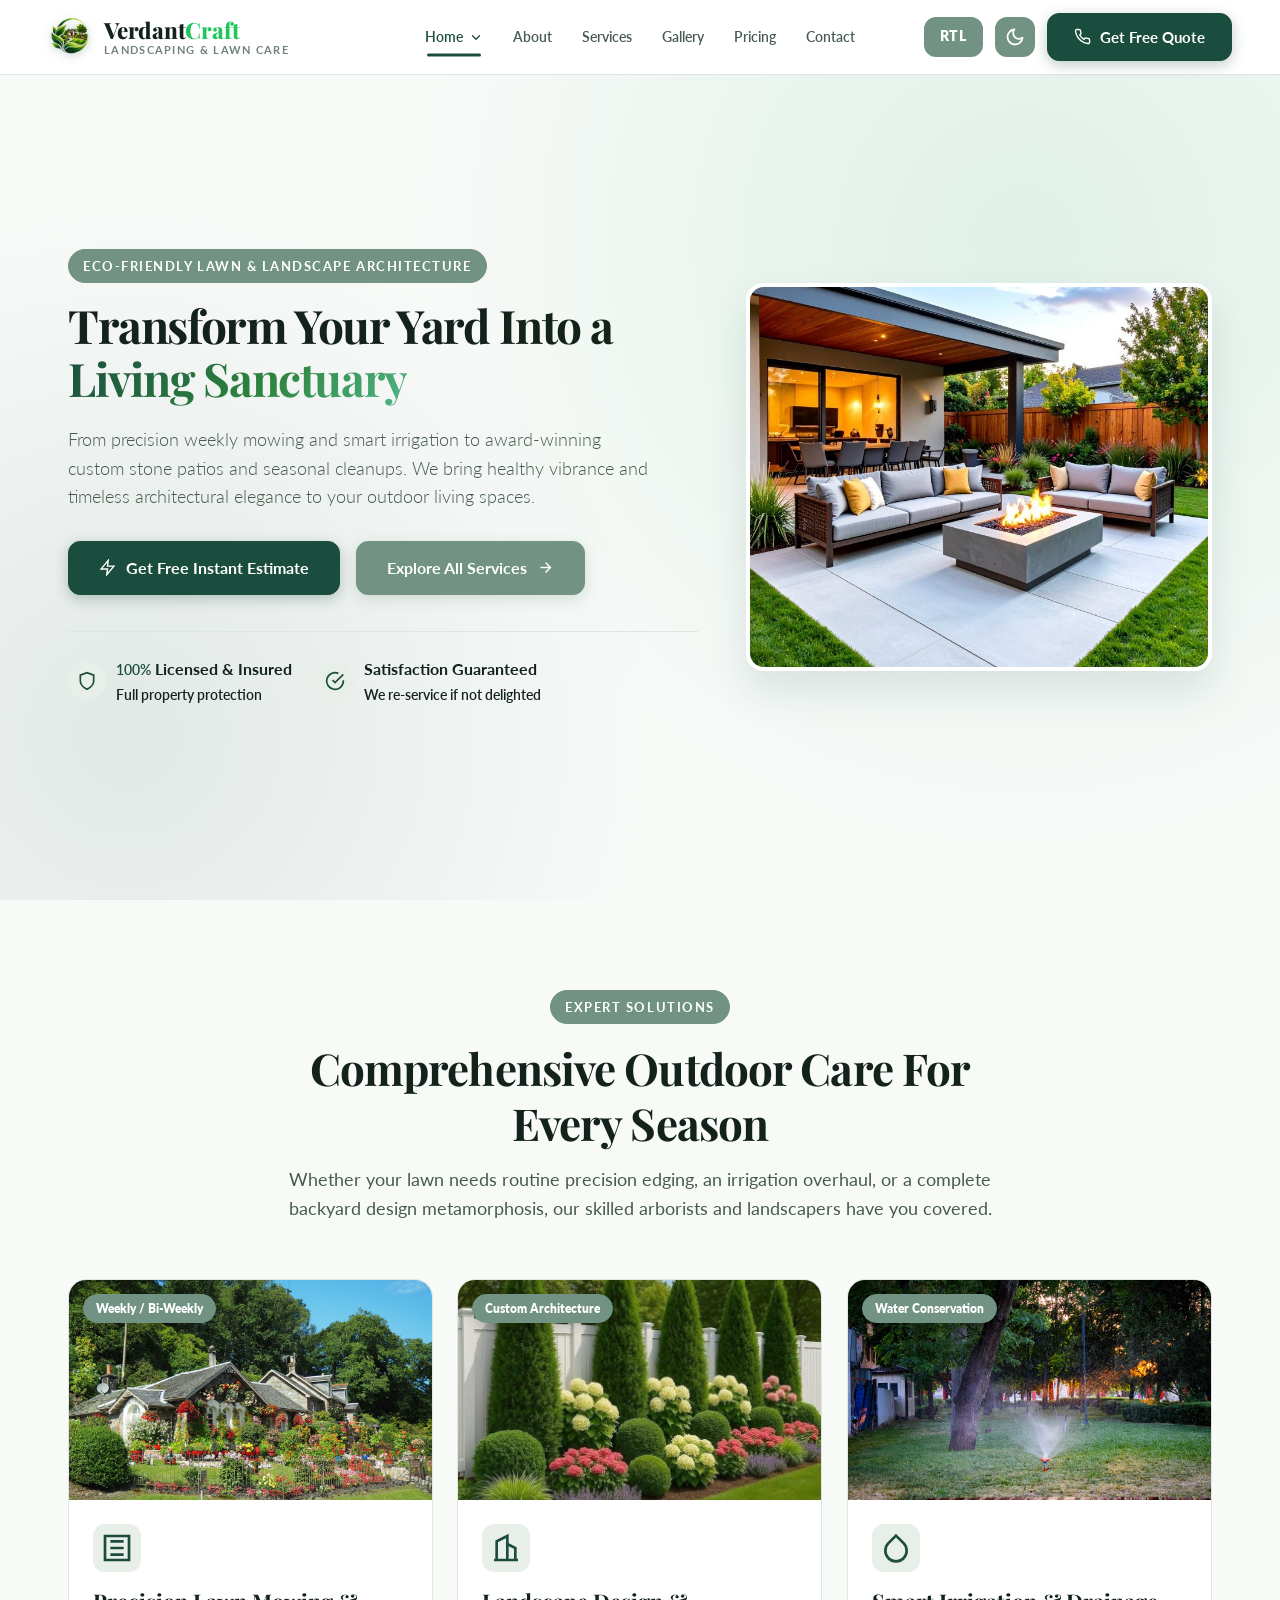
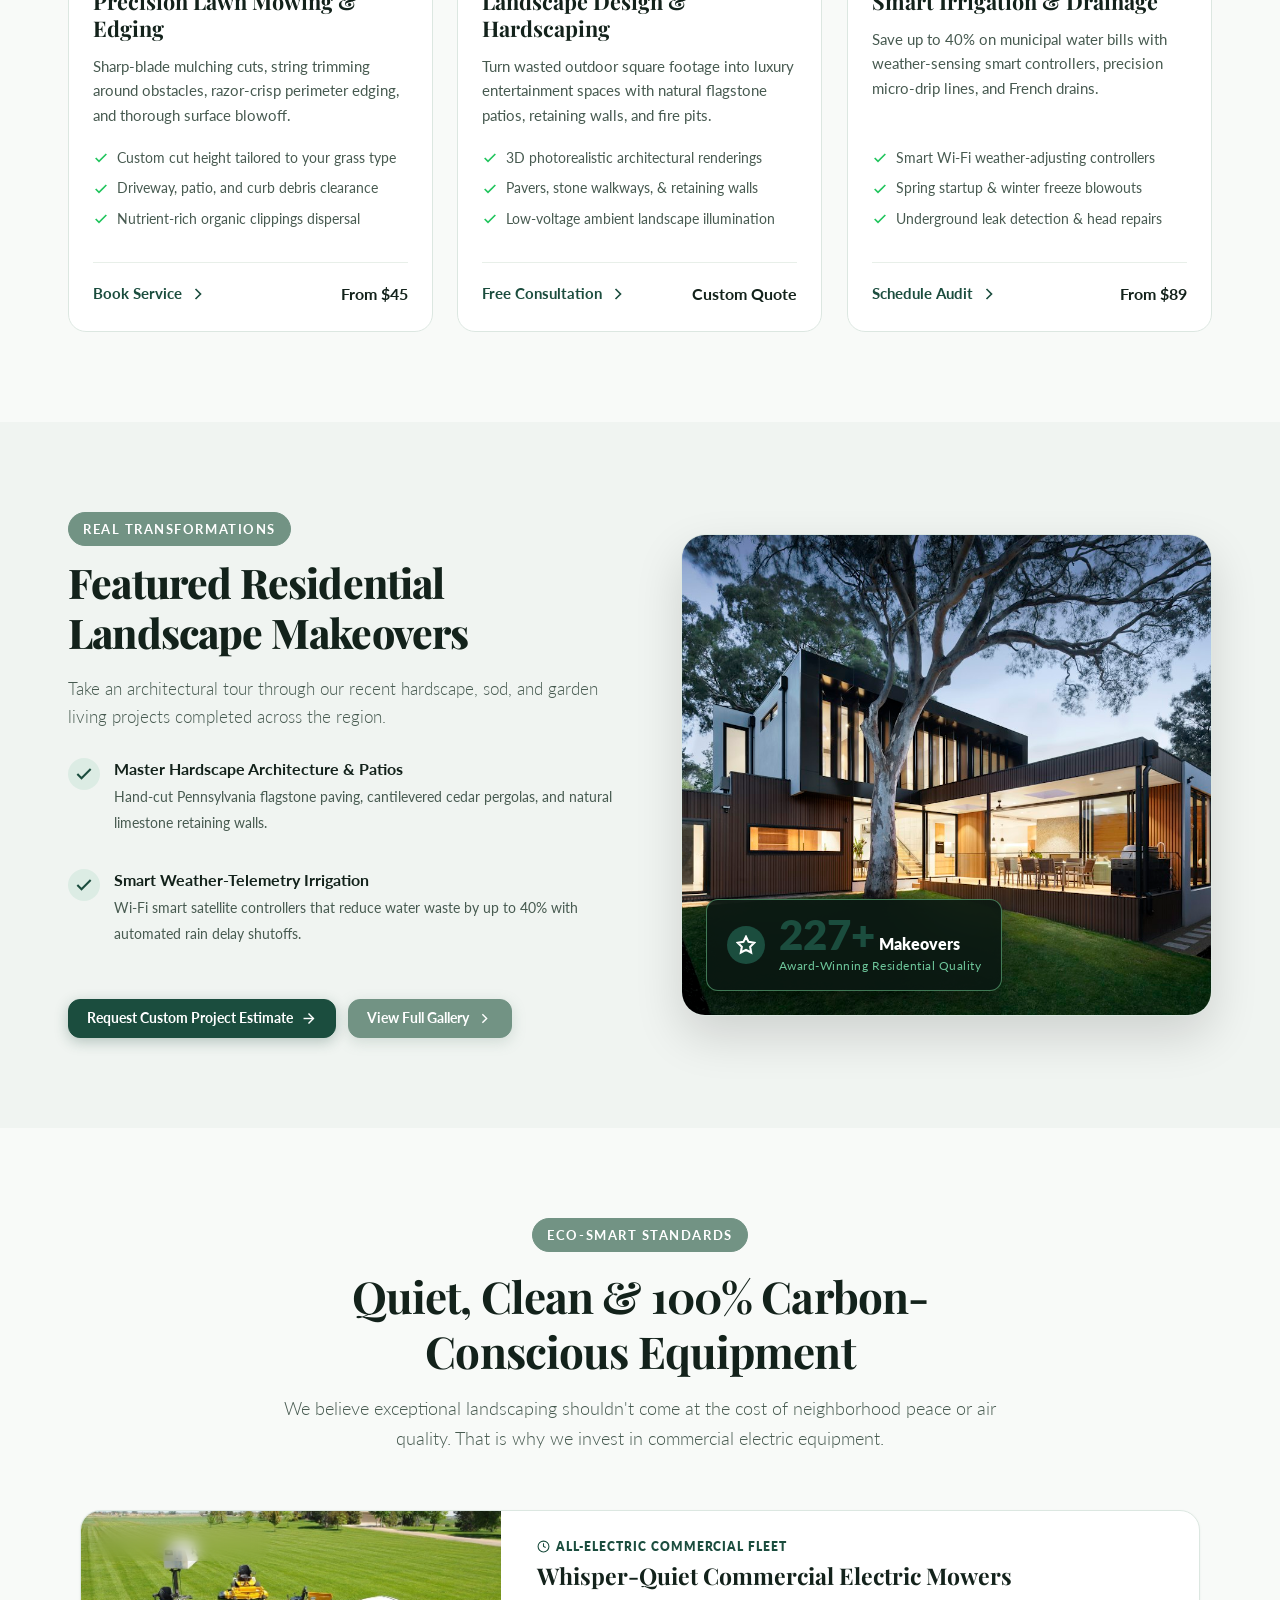
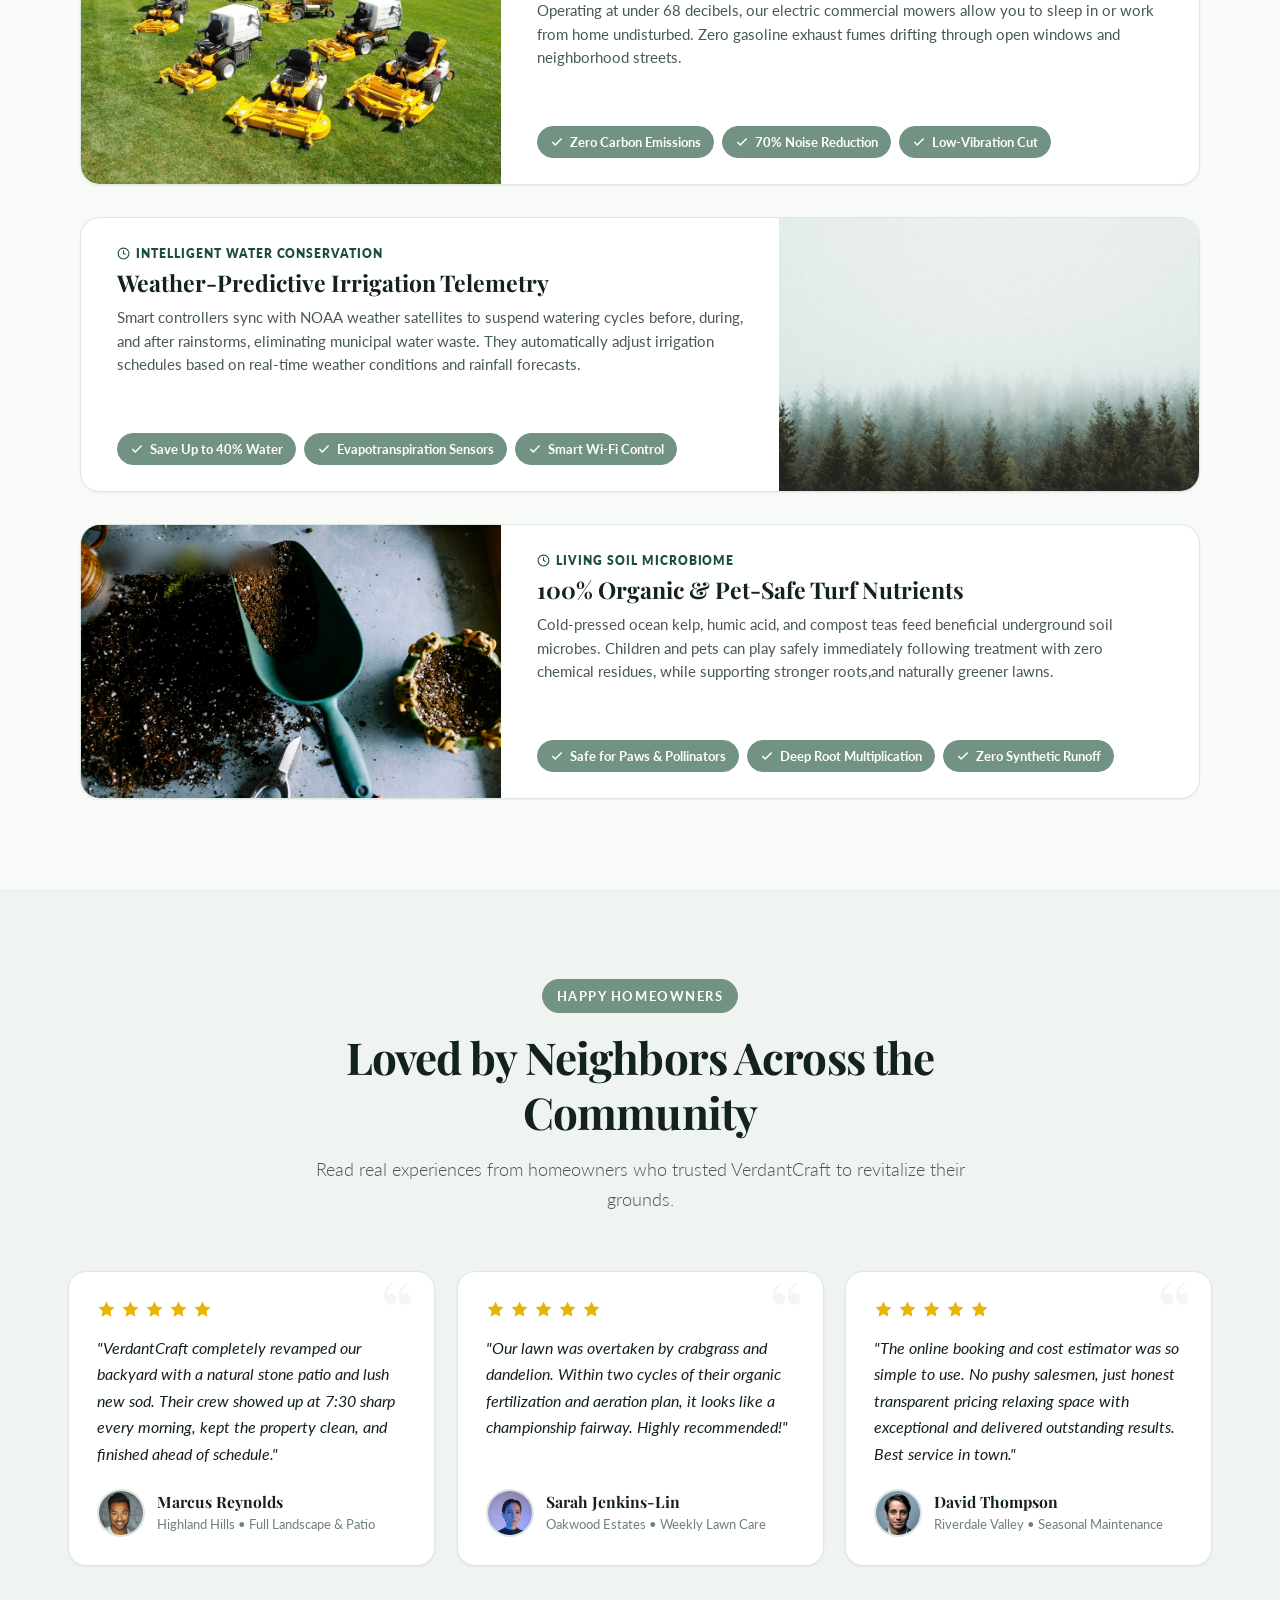
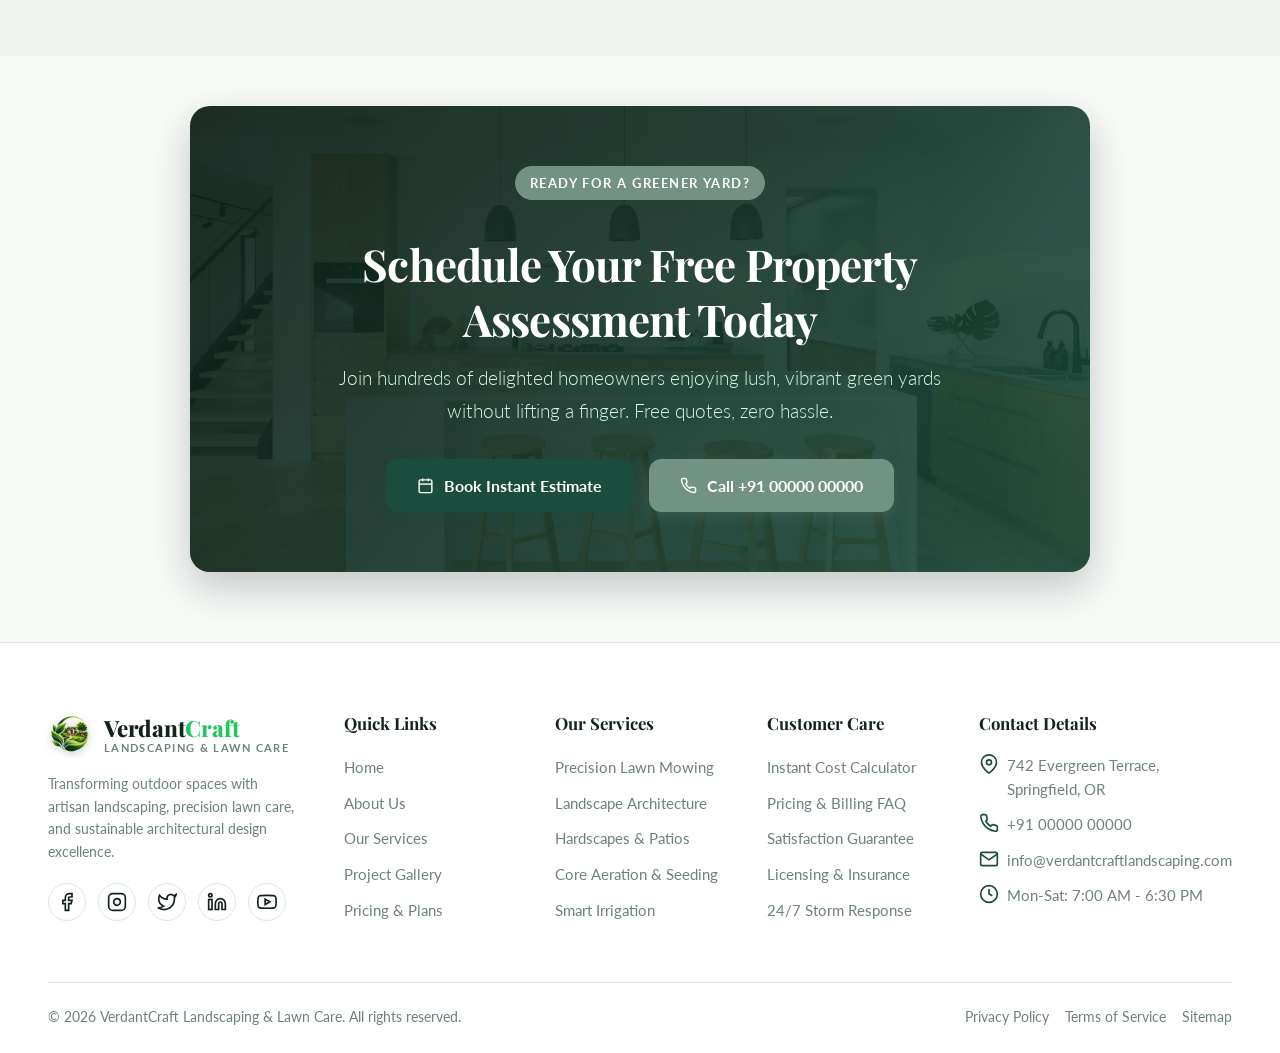
<file: index.html>
﻿<!doctype html>
<html lang="en" dir="ltr" data-theme="light">
<head>
  <meta charset="utf-8">
  <meta name="viewport" content="width=device-width, initial-scale=1">
  <title>VerdantCraft | Premium Garden Landscaping &amp; Lawn Care Service</title>
  <meta name="description" content="Transform your outdoor space with VerdantCraft. Certified landscape architecture, precision lawn mowing, seasonal yard maintenance, and custom hardscaping.">
  <meta name="color-scheme" content="light dark">

  <link rel="icon" href="favicon.ico" sizes="any">
  <link rel="icon" href="images/favicon.svg" type="image/svg+xml">
  <link rel="icon" type="image/png" sizes="16x16" href="images/favicon-16x16.png">
  <link rel="icon" type="image/png" sizes="32x32" href="images/favicon-32x32.png">
  <link rel="icon" type="image/png" sizes="48x48" href="images/favicon-48x48.png">
  <link rel="apple-touch-icon" href="images/apple-touch-icon.png">

  <link rel="preconnect" href="https://fonts.googleapis.com">
  <link rel="preconnect" href="https://fonts.gstatic.com" crossorigin>
  <link href="https://fonts.googleapis.com/css2?family=Lato:ital,wght@0,300;0,400;0,700;0,900;1,300;1,400;1,700&family=Playfair+Display:ital,wght@0,500;0,600;0,700;0,800;1,400;1,600&display=swap" rel="stylesheet">

  <link rel="stylesheet" href="bootstrap.min.css">
  <link rel="stylesheet" href="theme.css">
  <link rel="stylesheet" href="style.css">
  <link rel="stylesheet" href="home.css">
  <link rel="stylesheet" href="responsive.css">
  <link rel="stylesheet" href="animations.css">

  <script src="config.js"></script>
  <script src="theme.js"></script>
  <script src="validation.js" defer></script>
  <script src="main.js" defer></script>
</head>
<body data-page="index.html" class="is-preloading">

  <div id="page-preloader" class="page-preloader" aria-hidden="true">

    <div class="preloader-curtain preloader-curtain-top"></div>

    <div class="preloader-curtain preloader-curtain-bottom"></div>

    <div class="preloader-center">
      <div class="preloader-brand-box">
        <div class="preloader-icon-glow">
          <div class="preloader-glow-ring"></div>
          <svg class="preloader-leaf-svg" viewBox="0 0 24 24" fill="none" stroke="currentColor" stroke-width="1.8" stroke-linecap="round" stroke-linejoin="round">
            <path d="M11 20A7 7 0 0 1 9.8 6.1C15.5 5 17 4.48 19 2c1 2 2 4.18 2 8 0 5.5-4.78 10-10 10Z"/>
            <path d="M2 21c0-3 1.85-5.36 5.08-6C9.5 14.52 12 13 13 12"/>
          </svg>
        </div>
        <div class="preloader-title">Verdant<span>Craft</span></div>
        <div class="preloader-subtitle">LANDSCAPING &amp; LAWN CARE</div>
      </div>

      <div class="preloader-bar-wrap">
        <div class="preloader-bar-track">
          <div class="preloader-bar-fill" id="preloader-bar-fill"></div>
        </div>
        <div class="preloader-status-meta">
          <span class="preloader-quote">Opening Living Sanctuary...</span>
          <span class="preloader-counter" id="preloader-counter">0%</span>
        </div>
      </div>
    </div>
  </div>

  <script>
    (function() {
      var preloader = document.getElementById('page-preloader');
      if (!preloader) return;
      var barFill = document.getElementById('preloader-bar-fill');
      var counter = document.getElementById('preloader-counter');

      var startTime = performance.now();
      var duration = 850;
      var isDone = false;

      function finish() {
        if (isDone) return;
        isDone = true;
        if (barFill) barFill.style.width = '100%';
        if (counter) counter.textContent = '100%';
        window.dispatchEvent(new CustomEvent('preloaderDone'));

        setTimeout(function() {
          preloader.classList.add('fade-content');
          setTimeout(function() {
            preloader.classList.add('open-shutter');
            var hero = document.querySelector('.hero-section');
            if (hero) hero.classList.add('hero-opening-reveal');
            setTimeout(function() {
              preloader.classList.add('is-finished');
              document.body.classList.remove('is-preloading');
            }, 800);
          }, 220);
        }, 120);
      }

      function step(currentTime) {
        if (isDone) return;
        var elapsed = Math.max(0, currentTime - startTime);
        var percent = Math.min(100, Math.floor((elapsed / duration) * 100));

        if (barFill) barFill.style.width = percent + '%';
        if (counter) counter.textContent = percent + '%';

        if (percent < 100) {
          requestAnimationFrame(step);
        } else {
          finish();
        }
      }

      requestAnimationFrame(step);
      setTimeout(finish, 2200);
    })();
  </script>

  <a class="skip-link" href="#main">Skip to main content</a>

  <header class="site-header">
    <div class="container header-row">
      <a class="brand" href="index.html" aria-label="VerdantCraft Home">
        <div class="brand-logo-badge">
          <img src="images/logo-light.png" alt="VerdantCraft Logo" class="brand-logo-img theme-logo-light">
          <img src="images/logo-dark.png" alt="VerdantCraft Logo" class="brand-logo-img theme-logo-dark">
        </div>
        <div>
          <span class="brand-name">Verdant<span>Craft</span></span>
          <span class="brand-sub">LANDSCAPING &amp; LAWN CARE</span>
        </div>
      </a>

      <nav class="site-nav" id="main-nav" aria-label="Main Navigation">
        <div class="nav-item-dropdown">
          <a href="index.html" class="nav-link nav-dropdown-toggle active" aria-haspopup="true" aria-expanded="false">
            <span>Home</span>
            <svg class="dropdown-chevron" viewBox="0 0 24 24" fill="none" stroke="currentColor" stroke-width="2.2" stroke-linecap="round" stroke-linejoin="round" aria-hidden="true"><polyline points="6 9 12 15 18 9"/></svg>
          </a>
          <div class="dropdown-menu-custom" role="menu">
            <a href="index.html" class="dropdown-item-custom active" role="menuitem">
              <span class="dropdown-item-title">Home 1</span>
              <span class="dropdown-item-desc">Living Sanctuary (Residential)</span>
            </a>
            <a href="index-2.html" class="dropdown-item-custom" role="menuitem">
              <span class="dropdown-item-title">Home 2</span>
              <span class="dropdown-item-desc">Architectural Estates &amp; Commercial</span>
            </a>
          </div>
        </div>
        <a href="about.html" class="nav-link">About</a>
        <a href="services.html" class="nav-link">Services</a>
        <a href="gallery.html" class="nav-link">Gallery</a>
        <a href="pricing.html" class="nav-link">Pricing</a>
        <a href="contact.html" class="nav-link">Contact</a>
      </nav>

      <div class="header-actions">
        <button type="button" class="dir-btn direction-control" title="Click to change to RTL" aria-label="Toggle text direction">
          <span class="dir-text">RTL</span>
        </button>

        <button type="button" class="icon-btn theme-control" title="Switch theme" aria-label="Toggle dark mode">
          <svg class="nav-icon" viewBox="0 0 24 24" fill="none" stroke="currentColor" stroke-width="1.8">
            <circle cx="12" cy="12" r="4"/>
          </svg>
        </button>

        <a href="contact.html#contact-form-section" class="btn btn-primary d-none d-sm-inline-flex">
          <svg class="icon" viewBox="0 0 24 24" fill="none" stroke="currentColor" stroke-width="2">
            <path d="M22 16.92v3a2 2 0 0 1-2.18 2 19.79 19.79 0 0 1-8.63-3.07 19.5 19.5 0 0 1-6-6 19.79 19.79 0 0 1-3.07-8.67A2 2 0 0 1 4.11 2h3a2 2 0 0 1 2 1.72 12.84 12.84 0 0 0 .7 2.81 2 2 0 0 1-.45 2.11L8.09 9.91a16 16 0 0 0 6 6l1.27-1.27a2 2 0 0 1 2.11-.45 12.84 12.84 0 0 0 2.81.7A2 2 0 0 1 22 16.92z"/></svg>
          <span>Get Free Quote</span>
        </a>

        <button type="button" class="menu-toggle" aria-label="Toggle navigation menu" aria-expanded="false">
          <svg class="nav-icon" viewBox="0 0 24 24" fill="none" stroke="currentColor" stroke-width="2.8" stroke-linecap="round"><line x1="3" y1="12" x2="21" y2="12"/><line x1="3" y1="6" x2="21" y2="6"/><line x1="3" y1="18" x2="21" y2="18"/></svg>
        </button>
      </div>
    </div>
  </header>

  <main id="main">

    <section class="hero-section" aria-label="Hero Introduction">
      <div class="container hero-grid">
        <div class="hero-content" data-reveal="left">
          <span class="eyebrow">Eco-Friendly Lawn &amp; Landscape Architecture</span>
          <h1>Transform Your Yard Into a <span class="text-gradient">Living Sanctuary</span></h1>
          <p class="lead">
            From precision weekly mowing and smart irrigation to award-winning custom stone patios and seasonal cleanups. We bring healthy vibrance and timeless architectural elegance to your outdoor living spaces.
          </p>

          <div class="hero-cta-group">
            <a href="book-now.html" class="btn btn-primary btn-lg">
              <svg class="icon" viewBox="0 0 24 24" fill="none" stroke="currentColor" stroke-width="2"><polygon points="13 2 3 14 12 14 11 22 21 10 12 10 13 2"/></svg>
              <span>Get Free Instant Estimate</span>
            </a>
            <a href="services.html" class="btn btn-secondary btn-lg">
              <span>Explore All Services</span>
              <svg class="icon" viewBox="0 0 24 24" fill="none" stroke="currentColor" stroke-width="2"><line x1="5" y1="12" x2="19" y2="12"/><polyline points="12 5 19 12 12 19"/></svg>
            </a>
          </div>

          <div class="trust-badges">
            <div class="trust-badge-item">
              <div class="trust-badge-icon">
                <svg class="icon" viewBox="0 0 24 24" fill="none" stroke="currentColor" stroke-width="2"><path d="M12 22s8-4 8-10V5l-8-3-8 3v7c0 6 8 10 8 10z"/></svg>
              </div>
              <div>
                <strong><span class="stat-number" data-target="100" data-suffix="%">0%</span> Licensed &amp; Insured</strong><br>
                <span>Full property protection</span>
              </div>
            </div>
            <div class="trust-badge-item">
              <div class="trust-badge-icon">
                <svg class="icon" viewBox="0 0 24 24" fill="none" stroke="currentColor" stroke-width="2"><path d="M22 11.08V12a10 10 0 1 1-5.93-9.14"/><polyline points="22 4 12 14.01 9 11.01"/></svg>
              </div>
              <div>
                <strong>Satisfaction Guaranteed</strong><br>
                <span>We re-service if not delighted</span>
              </div>
            </div>
          </div>
        </div>

        <div class="hero-visual" data-reveal="right">
          <div class="hero-image-wrap">
            <img src="images/hero-patio-sanctuary.jpg" alt="Luxury modern outdoor patio living area with fire pit and manicured garden" loading="eager">
          </div>
        </div>
      </div>
    </section>
    <section class="section" aria-label="Core Landscaping and Lawn Services">
      <div class="container">
        <div class="section-header" data-reveal>
          <span class="eyebrow">Expert Solutions</span>
          <h2 class="heading">Comprehensive Outdoor Care For Every Season</h2>
          <p>
            Whether your lawn needs routine precision edging, an irrigation overhaul, or a complete backyard design metamorphosis, our skilled arborists and landscapers have you covered.
          </p>
        </div>

        <div class="services-grid">

          <article class="service-card interactive-card" data-reveal>
            <div class="service-card-image">
              <span class="service-badge">Weekly / Bi-Weekly</span>
              <img src="images/photo-1557429287-b2e26467fc2b.jpg" alt="Precision lawn mowing and sidewalk edging service">
            </div>
            <div class="service-card-body">
              <div class="service-icon-wrap">
                <svg class="icon-lg" viewBox="0 0 24 24" fill="none" stroke="currentColor" stroke-width="2"><path d="M3 3h18v18H3zM7 7h10M7 12h10M7 17h10"/></svg>
              </div>
              <h3>Precision Lawn Mowing &amp; Edging</h3>
              <p>Sharp-blade mulching cuts, string trimming around obstacles, razor-crisp perimeter edging, and thorough surface blowoff.</p>
              <ul class="service-features-list">
                <li><svg viewBox="0 0 24 24" fill="none" stroke="currentColor" stroke-width="2.5"><polyline points="20 6 9 17 4 12"/></svg> Custom cut height tailored to your grass type</li>
                <li><svg viewBox="0 0 24 24" fill="none" stroke="currentColor" stroke-width="2.5"><polyline points="20 6 9 17 4 12"/></svg> Driveway, patio, and curb debris clearance</li>
                <li><svg viewBox="0 0 24 24" fill="none" stroke="currentColor" stroke-width="2.5"><polyline points="20 6 9 17 4 12"/></svg> Nutrient-rich organic clippings dispersal</li>
              </ul>
              <div class="service-card-footer">
                <a href="book-now.html">Book Service <svg class="icon" viewBox="0 0 24 24" fill="none" stroke="currentColor" stroke-width="2"><polyline points="9 18 15 12 9 6"/></svg></a>
                <span style="font-weight:700; color:var(--text-main);">From $45</span>
              </div>
            </div>
          </article>

          <article class="service-card interactive-card" data-reveal>
            <div class="service-card-image">
              <span class="service-badge">Custom Architecture</span>
              <img src="images/landscape-design-garden.jpg" alt="Artisan landscape design with manicured cypress, sculpted boxwood topiaries, hydrangeas, and perennial garden bed" loading="lazy">
            </div>
            <div class="service-card-body">
              <div class="service-icon-wrap">
                <svg class="icon-lg" viewBox="0 0 24 24" fill="none" stroke="currentColor" stroke-width="2"><path d="M3 21h18M5 21V7l8-4v18M13 9l6 3v9"/></svg>
              </div>
              <h3>Landscape Design &amp; Hardscaping</h3>
              <p>Turn wasted outdoor square footage into luxury entertainment spaces with natural flagstone patios, retaining walls, and fire pits.</p>
              <ul class="service-features-list">
                <li><svg viewBox="0 0 24 24" fill="none" stroke="currentColor" stroke-width="2.5"><polyline points="20 6 9 17 4 12"/></svg> 3D photorealistic architectural renderings</li>
                <li><svg viewBox="0 0 24 24" fill="none" stroke="currentColor" stroke-width="2.5"><polyline points="20 6 9 17 4 12"/></svg> Pavers, stone walkways, &amp; retaining walls</li>
                <li><svg viewBox="0 0 24 24" fill="none" stroke="currentColor" stroke-width="2.5"><polyline points="20 6 9 17 4 12"/></svg> Low-voltage ambient landscape illumination</li>
              </ul>
              <div class="service-card-footer">
                <a href="book-now.html">Free Consultation <svg class="icon" viewBox="0 0 24 24" fill="none" stroke="currentColor" stroke-width="2"><polyline points="9 18 15 12 9 6"/></svg></a>
                <span style="font-weight:700; color:var(--text-main);">Custom Quote</span>
              </div>
            </div>
          </article>

          <article class="service-card interactive-card" data-reveal>
            <div class="service-card-image">
              <span class="service-badge">Water Conservation</span>
              <img src="images/photo-1780098847544-eb3867cc0e1c.jpg" alt="Smart automated pop-up lawn sprinkler system watering lush green turf in warm sunlight" loading="lazy">
            </div>
            <div class="service-card-body">
              <div class="service-icon-wrap">
                <svg class="icon-lg" viewBox="0 0 24 24" fill="none" stroke="currentColor" stroke-width="2"><path d="M12 2.69l5.66 5.66a8 8 0 1 1-11.31 0z"/></svg>
              </div>
              <h3>Smart Irrigation &amp; Drainage </h3>
              <p>Save up to 40% on municipal water bills with weather-sensing smart controllers, precision micro-drip lines, and French drains.</p>
              <ul class="service-features-list">
                <li><svg viewBox="0 0 24 24" fill="none" stroke="currentColor" stroke-width="2.5"><polyline points="20 6 9 17 4 12"/></svg> Smart Wi-Fi weather-adjusting controllers</li>
                <li><svg viewBox="0 0 24 24" fill="none" stroke="currentColor" stroke-width="2.5"><polyline points="20 6 9 17 4 12"/></svg> Spring startup &amp; winter freeze blowouts</li>
                <li><svg viewBox="0 0 24 24" fill="none" stroke="currentColor" stroke-width="2.5"><polyline points="20 6 9 17 4 12"/></svg> Underground leak detection &amp; head repairs</li>
              </ul>
              <div class="service-card-footer">
                <a href="book-now.html">Schedule Audit <svg class="icon" viewBox="0 0 24 24" fill="none" stroke="currentColor" stroke-width="2"><polyline points="9 18 15 12 9 6"/></svg></a>
                <span style="font-weight:700; color:var(--text-main);">From $89</span>
              </div>
            </div>
          </article>
        </div>

      </div>
    </section>

    <section class="section section-muted" aria-label="Recent Project Showcase">
      <div class="container">
        <div class="showcase-split-grid">

          <div class="showcase-split-content" data-reveal="left">
            <span class="eyebrow">Real Transformations</span>
            <h2 class="heading">Featured Residential Landscape Makeovers</h2>
            <p class="lead">
              Take an architectural tour through our recent hardscape, sod, and garden living projects completed across the region.
            </p>

            <ul class="showcase-feature-list">
              <li class="showcase-feature-item">
                <div class="showcase-feature-icon">
                  <svg class="icon" viewBox="0 0 24 24" fill="none" stroke="currentColor" stroke-width="2.5"><polyline points="20 6 9 17 4 12"/></svg>
                </div>
                <div class="showcase-feature-text">
                  <strong>Master Hardscape Architecture &amp; Patios</strong>
                  <span>Hand-cut Pennsylvania flagstone paving, cantilevered cedar pergolas, and natural limestone retaining walls.</span>
                </div>
              </li>
              <li class="showcase-feature-item">
              </li>
              <li class="showcase-feature-item">
                <div class="showcase-feature-icon">
                  <svg class="icon" viewBox="0 0 24 24" fill="none" stroke="currentColor" stroke-width="2.5"><polyline points="20 6 9 17 4 12"/></svg>
                </div>
                <div class="showcase-feature-text">
                  <strong>Smart Weather-Telemetry Irrigation</strong>
                  <span>Wi-Fi smart satellite controllers that reduce water waste by up to 40% with automated rain delay shutoffs.</span>
                </div>
              </li>
            </ul>

            <div class="showcase-actions">
              <a href="book-now.html" class="btn btn-primary btn-sm">
                <span>Request Custom Project Estimate</span>
                <svg class="icon" viewBox="0 0 24 24" fill="none" stroke="currentColor" stroke-width="2"><line x1="5" y1="12" x2="19" y2="12"/><polyline points="12 5 19 12 12 19"/></svg>
              </a>
              <a href="gallery.html" class="btn btn-secondary btn-sm">
                <span>View Full Gallery</span>
                <svg class="icon" viewBox="0 0 24 24" fill="none" stroke="currentColor" stroke-width="2"><polyline points="9 18 15 12 9 6"/></svg>
              </a>
            </div>
          </div>

          <div class="showcase-split-visual" data-reveal="right">
            <div class="showcase-img-frame">
              <img src="images/photo-1600585154340-be6161a56a0c.jpg" alt="Completed residential landscape makeover featuring covered outdoor patio terrace, manicured green turf, and garden walkway" loading="lazy">
              <div class="showcase-floating-badge">
                <div class="showcase-badge-icon">
                  <svg class="icon" viewBox="0 0 24 24" fill="none" stroke="currentColor" stroke-width="2.5"><polygon points="12 2 15.09 8.26 22 9.27 17 14.14 18.18 21.02 12 17.77 5.82 21.02 7 14.14 2 9.27 8.91 8.26 12 2"/></svg>
                </div>
                <div>
                  <div class="showcase-badge-title"><span class="stat-number" data-target="250" data-suffix="+">0+</span> Makeovers</div>
                  <div class="showcase-badge-sub">Award-Winning Residential Quality</div>
                </div>
              </div>
            </div>
          </div>
        </div>
      </div>
    </section>

    <section class="section" aria-label="Eco-Smart Equipment & Sustainability">
      <div class="container">
        <div class="section-header text-center" data-reveal>
          <span class="eyebrow">Eco-Smart Standards</span>
          <h2>Quiet, Clean &amp; 100% Carbon-Conscious Equipment</h2>
          <p class="lead">We believe exceptional landscaping shouldn't come at the cost of neighborhood peace or air quality. That is why we invest in commercial electric equipment.</p>
        </div>

        <div class="eco-showcase-stack">

          <div class="eco-horizontal-card" data-reveal>
            <div class="eco-card-media">
              <span class="eco-card-badge">
                <svg class="icon" viewBox="0 0 24 24" fill="none" stroke="currentColor" stroke-width="2.5"><path d="M13 2L3 14h9l-1 8 10-12h-9l1-8z"/></svg>
                <span>68 dB Whisper Quiet</span>
              </span>
              <img src="images/commercial-mowers-fleet.jpg" alt="Fleet of commercial precision mowers on manicured green lawn" loading="lazy">
            </div>
            <div class="eco-card-body">
              <span class="eco-card-tag">
                <svg class="icon" style="width:13px;height:13px;" viewBox="0 0 24 24" fill="none" stroke="currentColor" stroke-width="2"><circle cx="12" cy="12" r="10"/><polyline points="12 6 12 12 16 14"/></svg>
                All-Electric Commercial Fleet
              </span>
              <h3 class="eco-card-title">Whisper-Quiet Commercial Electric Mowers</h3>
              <p class="eco-card-desc">
                Operating at under 68 decibels, our electric commercial mowers allow you to sleep in or work from home undisturbed. Zero gasoline exhaust fumes drifting through open windows and neighborhood streets.
              </p>
              <div class="eco-card-pills">
                <span class="eco-pill">
                  <svg class="icon" viewBox="0 0 24 24" fill="none" stroke="currentColor" stroke-width="2.5"><polyline points="20 6 9 17 4 12"/></svg>
                  Zero Carbon Emissions
                </span>
                <span class="eco-pill">
                  <svg class="icon" viewBox="0 0 24 24" fill="none" stroke="currentColor" stroke-width="2.5"><polyline points="20 6 9 17 4 12"/></svg>
                  70% Noise Reduction
                </span>
                <span class="eco-pill">
                  <svg class="icon" viewBox="0 0 24 24" fill="none" stroke="currentColor" stroke-width="2.5"><polyline points="20 6 9 17 4 12"/></svg>
                  Low-Vibration Cut
                </span>
              </div>
            </div>
          </div>

          <div class="eco-horizontal-card reverse" data-reveal>
            <div class="eco-card-media">
              <span class="eco-card-badge">
                <svg class="icon" viewBox="0 0 24 24" fill="none" stroke="currentColor" stroke-width="2.5"><path d="M12 2.69l5.66 5.66a8 8 0 1 1-11.31 0z"/></svg>
                <span>NOAA Satellite Synced</span>
              </span>
              <img src="images/photo-1509316975850-ff9c5deb0cd9.jpg" alt="Precision smart water management system and rain sensors" loading="lazy">
            </div>
            <div class="eco-card-body">
              <span class="eco-card-tag">
                <svg class="icon" style="width:13px;height:13px;" viewBox="0 0 24 24" fill="none" stroke="currentColor" stroke-width="2"><circle cx="12" cy="12" r="10"/><polyline points="12 6 12 12 16 14"/></svg>
                Intelligent Water Conservation
              </span>
              <h3 class="eco-card-title">Weather-Predictive Irrigation Telemetry</h3>
              <p class="eco-card-desc">
                Smart controllers sync with NOAA weather satellites to suspend watering cycles before, during, and after rainstorms, eliminating municipal water waste. They automatically adjust irrigation schedules based on real-time weather conditions and rainfall forecasts.
              </p>
              <div class="eco-card-pills">
                <span class="eco-pill">
                  <svg class="icon" viewBox="0 0 24 24" fill="none" stroke="currentColor" stroke-width="2.5"><polyline points="20 6 9 17 4 12"/></svg>
                  Save Up to 40% Water
                </span>
                <span class="eco-pill">
                  <svg class="icon" viewBox="0 0 24 24" fill="none" stroke="currentColor" stroke-width="2.5"><polyline points="20 6 9 17 4 12"/></svg>
                  Evapotranspiration Sensors
                </span>
                <span class="eco-pill">
                  <svg class="icon" viewBox="0 0 24 24" fill="none" stroke="currentColor" stroke-width="2.5"><polyline points="20 6 9 17 4 12"/></svg>
                  Smart Wi-Fi Control
                </span>
              </div>
            </div>
          </div>

          <div class="eco-horizontal-card" data-reveal>
            <div class="eco-card-media">
              <span class="eco-card-badge">
                <svg class="icon" viewBox="0 0 24 24" fill="none" stroke="currentColor" stroke-width="2.5"><path d="M22 11.08V12a10 10 0 1 1-5.93-9.14"/><polyline points="22 4 12 14.01 9 11.01"/></svg>
                <span>100% Pet &amp; Child Safe</span>
              </span>
              <img src="images/photo-1416879595882-3373a0480b5b.jpg" alt="Pet and child playing safely on organic treated lawn" loading="lazy">
            </div>
            <div class="eco-card-body">
              <span class="eco-card-tag">
                <svg class="icon" style="width:13px;height:13px;" viewBox="0 0 24 24" fill="none" stroke="currentColor" stroke-width="2"><circle cx="12" cy="12" r="10"/><polyline points="12 6 12 12 16 14"/></svg>
                Living Soil Microbiome
              </span>
              <h3 class="eco-card-title">100% Organic &amp; Pet-Safe Turf Nutrients</h3>
              <p class="eco-card-desc">
Cold-pressed ocean kelp, humic acid, and compost teas feed beneficial underground soil microbes. Children and pets can play safely immediately following treatment with zero chemical residues, while supporting stronger roots,and naturally greener lawns. </p>
              <div class="eco-card-pills">
                <span class="eco-pill">
                  <svg class="icon" viewBox="0 0 24 24" fill="none" stroke="currentColor" stroke-width="2.5"><polyline points="20 6 9 17 4 12"/></svg>
                  Safe for Paws &amp; Pollinators
                </span>
                <span class="eco-pill">
                  <svg class="icon" viewBox="0 0 24 24" fill="none" stroke="currentColor" stroke-width="2.5"><polyline points="20 6 9 17 4 12"/></svg>
                  Deep Root Multiplication
                </span>
                <span class="eco-pill">
                  <svg class="icon" viewBox="0 0 24 24" fill="none" stroke="currentColor" stroke-width="2.5"><polyline points="20 6 9 17 4 12"/></svg>
                  Zero Synthetic Runoff
                </span>
              </div>
            </div>
          </div>
        </div>
      </div>
    </section>

    <section class="section section-muted" aria-label="Customer Reviews">
      <div class="container">
        <div class="section-header text-center" data-reveal>
          <span class="eyebrow">Happy Homeowners</span>
          <h2>Loved by Neighbors Across the Community</h2>
          <p class="lead">Read real experiences from homeowners who trusted VerdantCraft to revitalize their grounds.</p>
        </div>

        <div class="reviews-grid">

          <div class="review-card" data-reveal>
            <div class="star-rating">
              <svg viewBox="0 0 24 24"><polygon points="12 2 15.09 8.26 22 9.27 17 14.14 18.18 21.02 12 17.77 5.82 21.02 7 14.14 2 9.27 8.91 8.26 12 2"/></svg>
              <svg viewBox="0 0 24 24"><polygon points="12 2 15.09 8.26 22 9.27 17 14.14 18.18 21.02 12 17.77 5.82 21.02 7 14.14 2 9.27 8.91 8.26 12 2"/></svg>
              <svg viewBox="0 0 24 24"><polygon points="12 2 15.09 8.26 22 9.27 17 14.14 18.18 21.02 12 17.77 5.82 21.02 7 14.14 2 9.27 8.91 8.26 12 2"/></svg>
              <svg viewBox="0 0 24 24"><polygon points="12 2 15.09 8.26 22 9.27 17 14.14 18.18 21.02 12 17.77 5.82 21.02 7 14.14 2 9.27 8.91 8.26 12 2"/></svg>
              <svg viewBox="0 0 24 24"><polygon points="12 2 15.09 8.26 22 9.27 17 14.14 18.18 21.02 12 17.77 5.82 21.02 7 14.14 2 9.27 8.91 8.26 12 2"/></svg>
            </div>
            <p class="review-text">"VerdantCraft completely revamped our backyard with a natural stone patio and lush new sod. Their crew showed up at 7:30 sharp every morning, kept the property clean, and finished ahead of schedule."</p>
            <div class="review-author">
              <img class="review-avatar" src="images/photo-1507003211169-0a1dd7228f2d.jpg" alt="Marcus Reynolds">
              <div class="review-info">
                <h4>Marcus Reynolds</h4>
                <p>Highland Hills &bull; Full Landscape &amp; Patio</p>
              </div>
            </div>
          </div>

          <div class="review-card" data-reveal>
            <div class="star-rating">
              <svg viewBox="0 0 24 24"><polygon points="12 2 15.09 8.26 22 9.27 17 14.14 18.18 21.02 12 17.77 5.82 21.02 7 14.14 2 9.27 8.91 8.26 12 2"/></svg>
              <svg viewBox="0 0 24 24"><polygon points="12 2 15.09 8.26 22 9.27 17 14.14 18.18 21.02 12 17.77 5.82 21.02 7 14.14 2 9.27 8.91 8.26 12 2"/></svg>
              <svg viewBox="0 0 24 24"><polygon points="12 2 15.09 8.26 22 9.27 17 14.14 18.18 21.02 12 17.77 5.82 21.02 7 14.14 2 9.27 8.91 8.26 12 2"/></svg>
              <svg viewBox="0 0 24 24"><polygon points="12 2 15.09 8.26 22 9.27 17 14.14 18.18 21.02 12 17.77 5.82 21.02 7 14.14 2 9.27 8.91 8.26 12 2"/></svg>
              <svg viewBox="0 0 24 24"><polygon points="12 2 15.09 8.26 22 9.27 17 14.14 18.18 21.02 12 17.77 5.82 21.02 7 14.14 2 9.27 8.91 8.26 12 2"/></svg>
            </div>
            <p class="review-text">"Our lawn was overtaken by crabgrass and dandelion. Within two cycles of their organic fertilization and aeration plan, it looks like a championship fairway. Highly recommended!"</p>
            <div class="review-author">
              <img class="review-avatar" src="images/photo-1534528741775-53994a69daeb.jpg" alt="Sarah Jenkins-Lin">
              <div class="review-info">
                <h4>Sarah Jenkins-Lin</h4>
                <p>Oakwood Estates &bull; Weekly Lawn Care</p>
              </div>
            </div>
          </div>

          <div class="review-card" data-reveal>
            <div class="star-rating">
              <svg viewBox="0 0 24 24"><polygon points="12 2 15.09 8.26 22 9.27 17 14.14 18.18 21.02 12 17.77 5.82 21.02 7 14.14 2 9.27 8.91 8.26 12 2"/></svg>
              <svg viewBox="0 0 24 24"><polygon points="12 2 15.09 8.26 22 9.27 17 14.14 18.18 21.02 12 17.77 5.82 21.02 7 14.14 2 9.27 8.91 8.26 12 2"/></svg>
              <svg viewBox="0 0 24 24"><polygon points="12 2 15.09 8.26 22 9.27 17 14.14 18.18 21.02 12 17.77 5.82 21.02 7 14.14 2 9.27 8.91 8.26 12 2"/></svg>
              <svg viewBox="0 0 24 24"><polygon points="12 2 15.09 8.26 22 9.27 17 14.14 18.18 21.02 12 17.77 5.82 21.02 7 14.14 2 9.27 8.91 8.26 12 2"/></svg>
              <svg viewBox="0 0 24 24"><polygon points="12 2 15.09 8.26 22 9.27 17 14.14 18.18 21.02 12 17.77 5.82 21.02 7 14.14 2 9.27 8.91 8.26 12 2"/></svg>
            </div>
            <p class="review-text">"The online booking and cost estimator was so simple to use. No pushy salesmen, just honest transparent pricing relaxing space with exceptional and delivered outstanding results. Best service in town."</p>
            <div class="review-author">
              <img class="review-avatar" src="images/photo-1500648767791-00dcc994a43e.jpg" alt="David Thompson">
              <div class="review-info">
                <h4>David Thompson</h4>
                <p>Riverdale Valley &bull; Seasonal Maintenance</p>
              </div>
            </div>
          </div>
        </div>
      </div>
    </section>

    <section class="cta-banner-lush" style="background-image: url('images/photo-1600585152220-90363fe7e115.jpg');">
      <div class="container text-center" data-reveal>
        <span class="eyebrow" style="background: rgba(255,255,255,0.18); color: #86efac;">Ready for a greener yard?</span>
        <h2 style="color:#ffffff; margin: 20px 0 16px;">Schedule Your Free Property Assessment Today</h2>
        <p class="lead" style="color: #d1fae5; max-width:650px; margin: 0 auto 32px;">
          Join hundreds of delighted homeowners enjoying lush, vibrant green yards without lifting a finger. Free quotes, zero hassle.
        </p>
        <div class="d-flex justify-content-center flex-wrap gap-3">
          <a href="book-now.html" class="btn btn-primary btn-lg">
            <svg class="icon" viewBox="0 0 24 24" fill="none" stroke="currentColor" stroke-width="2"><rect x="3" y="4" width="18" height="18" rx="2" ry="2"/><line x1="16" y1="2" x2="16" y2="6"/><line x1="8" y1="2" x2="8" y2="6"/><line x1="3" y1="10" x2="21" y2="10"/></svg>
            <span>Book Instant Estimate</span>
          </a>
          <a href="contact.html" class="btn btn-secondary btn-lg">
            <svg class="icon" viewBox="0 0 24 24" fill="none" stroke="currentColor" stroke-width="2"><path d="M22 16.92v3a2 2 0 0 1-2.18 2 19.79 19.79 0 0 1-8.63-3.07 19.5 19.5 0 0 1-6-6 19.79 19.79 0 0 1-3.07-8.67A2 2 0 0 1 4.11 2h3a2 2 0 0 1 2 1.72 12.84 12.84 0 0 0 .7 2.81 2 2 0 0 1-.45 2.11L8.09 9.91a16 16 0 0 0 6 6l1.27-1.27a2 2 0 0 1 2.11-.45 12.84 12.84 0 0 0 2.81.7A2 2 0 0 1 22 16.92z"/></svg>
            <span>Call +91 00000 00000</span>
          </a>
        </div>
      </div>
    </section>
  </main>

  <footer class="site-footer">
    <div class="container">
      <div class="footer-grid">
        <div class="footer-about">
          <a class="brand" href="index.html" style="margin-bottom: 16px;" aria-label="VerdantCraft Home">
            <div class="brand-logo-badge">
              <img src="images/logo-light.png" alt="VerdantCraft Logo" class="brand-logo-img theme-logo-light">
              <img src="images/logo-dark.png" alt="VerdantCraft Logo" class="brand-logo-img theme-logo-dark">
            </div>
            <div>
              <span class="brand-name">Verdant<span>Craft</span></span>
              <span class="brand-sub">LANDSCAPING &amp; LAWN CARE</span>
            </div>
          </a>
          <p>Transforming outdoor spaces with artisan landscaping, precision lawn care, and sustainable architectural design excellence.</p>
          <div style="margin: 16px 0;">

          </div>
          <div class="footer-social-links">
            <a href="https://facebook.com" aria-label="Facebook"><svg class="icon" viewBox="0 0 24 24" fill="none" stroke="currentColor" stroke-width="2"><path d="M18 2h-3a5 5 0 0 0-5 5v3H7v4h3v8h4v-8h3l1-4h-4V7a1 1 0 0 1 1-1h3z"/></svg></a>
            <a href="https://instagram.com" aria-label="Instagram"><svg class="icon" viewBox="0 0 24 24" fill="none" stroke="currentColor" stroke-width="2"><rect x="2" y="2" width="20" height="20" rx="5" ry="5"/><path d="M16 11.37A4 4 0 1 1 12.63 8 4 4 0 0 1 16 11.37z"/><line x1="17.5" y1="6.5" x2="17.51" y2="6.5"/></svg></a>
            <a href="https://x.com" aria-label="X (Twitter)"><svg class="icon" viewBox="0 0 24 24" fill="none" stroke="currentColor" stroke-width="2"><path d="M23 3a10.9 10.9 0 0 1-3.14 1.53 4.48 4.48 0 0 0-7.86 3v1A10.66 10.66 0 0 1 3 4s-4 9 5 13a11.64 11.64 0 0 1-7 2c9 5 20 0 20-11.5a4.5 4.5 0 0 0-.08-.83A7.72 7.72 0 0 0 23 3z"/></svg></a>
            <a href="https://linkedin.com" aria-label="LinkedIn"><svg class="icon" viewBox="0 0 24 24" fill="none" stroke="currentColor" stroke-width="2"><path d="M16 8a6 6 0 0 1 6 6v7h-4v-7a2 2 0 0 0-2-2 2 2 0 0 0-2 2v7h-4v-7a6 6 0 0 1 6-6z"/><rect x="2" y="9" width="4" height="12"/><circle cx="4" cy="4" r="2"/></svg></a>
            <a href="https://youtube.com" aria-label="YouTube"><svg class="icon" viewBox="0 0 24 24" fill="none" stroke="currentColor" stroke-width="2"><path d="M22.54 6.42a2.78 2.78 0 0 0-1.94-2C18.88 4 12 4 12 4s-6.88 0-8.6.46a2.78 2.78 0 0 0-1.94 2A29 29 0 0 0 1 11.75a29 29 0 0 0 .46 5.33A2.78 2.78 0 0 0 3.4 19c1.72.46 8.6.46 8.6.46s6.88 0 8.6-.46a2.78 2.78 0 0 0 1.94-2 29 29 0 0 0 .46-5.25 29 29 0 0 0-.46-5.33z"/><polygon points="9.75 15.02 15.5 11.75 9.75 8.48 9.75 15.02"/></svg></a>
          </div>
        </div>

        <div class="footer-col">
          <h4>Quick Links</h4>
          <ul class="footer-links">
            <li><a href="index.html">Home</a></li>
            <li><a href="about.html">About Us</a></li>
            <li><a href="services.html">Our Services</a></li>
            <li><a href="gallery.html">Project Gallery</a></li>
            <li><a href="pricing.html">Pricing &amp; Plans</a></li>
          </ul>
        </div>

        <div class="footer-col">
          <h4>Our Services</h4>
          <ul class="footer-links">
            <li><a href="service-detail.html?service=mowing">Precision Lawn Mowing</a></li>
            <li><a href="service-detail.html?service=design">Landscape Architecture</a></li>
            <li><a href="service-detail.html?service=hardscapes">Hardscapes &amp; Patios</a></li>
            <li><a href="service-detail.html?service=aeration">Core Aeration &amp; Seeding</a></li>
            <li><a href="service-detail.html?service=irrigation">Smart Irrigation</a></li>
          </ul>
        </div>

        <div class="footer-col">
          <h4>Customer Care</h4>
          <ul class="footer-links">
            <li><a href="pricing.html#calculator">Instant Cost Calculator</a></li>
            <li><a href="pricing.html#faq">Pricing &amp; Billing FAQ</a></li>
            <li><a href="about.html#values">Satisfaction Guarantee</a></li>
            <li><a href="about.html#accreditations">Licensing &amp; Insurance</a></li>
            <li><a href="contact.html#emergency">24/7 Storm Response</a></li>
          </ul>
        </div>

        <div class="footer-col">
          <h4>Contact Details</h4>
          <ul class="footer-links footer-contact-list">
            <li style="display:flex; gap:8px; margin-bottom:12px;">
              <svg class="icon" viewBox="0 0 24 24" fill="none" stroke="currentColor" stroke-width="2"><path d="M21 10c0 7-9 13-9 13s-9-6-9-13a9 9 0 0 1 18 0z"/><circle cx="12" cy="10" r="3"/></svg>
              <span>742 Evergreen Terrace, Springfield, OR</span>
            </li>
            <li style="display:flex; gap:8px; margin-bottom:12px;">
              <svg class="icon" viewBox="0 0 24 24" fill="none" stroke="currentColor" stroke-width="2"><path d="M22 16.92v3a2 2 0 0 1-2.18 2 19.79 19.79 0 0 1-8.63-3.07 19.5 19.5 0 0 1-6-6 19.79 19.79 0 0 1-3.07-8.67A2 2 0 0 1 4.11 2h3a2 2 0 0 1 2 1.72 12.84 12.84 0 0 0 .7 2.81 2 2 0 0 1-.45 2.11L8.09 9.91a16 16 0 0 0 6 6l1.27-1.27a2 2 0 0 1 2.11-.45 12.84 12.84 0 0 0 2.81.7A2 2 0 0 1 22 16.92z"/></svg>
              <span>+91 00000 00000</span>
            </li>
            <li style="display:flex; gap:8px; margin-bottom:12px;">
              <svg class="icon" viewBox="0 0 24 24" fill="none" stroke="currentColor" stroke-width="2"><path d="M4 4h16c1.1 0 2 .9 2 2v12c0 1.1-.9 2-2 2H4c-1.1 0-2-.9-2-2V6c0-1.1.9-2 2-2z"/><polyline points="22,6 12,13 2,6"/></svg>
              <span>info@verdantcraftlandscaping.com</span>
            </li>
            <li style="display:flex; gap:8px;">
              <svg class="icon" viewBox="0 0 24 24" fill="none" stroke="currentColor" stroke-width="2"><circle cx="12" cy="12" r="10"/><polyline points="12 6 12 12 16 14"/></svg>
              <span>Mon-Sat: 7:00 AM - 6:30 PM</span>
            </li>
          </ul>
        </div>
      </div>

      <div class="footer-bottom">
        <div>&copy; 2026 VerdantCraft Landscaping &amp; Lawn Care. All rights reserved.</div>
        <div class="d-flex gap-3">
          <a href="#">Privacy Policy</a>
          <a href="#">Terms of Service</a>
          <a href="#">Sitemap</a>
        </div>
      </div>
    </div>
  </footer>
</body>
</html>
</file>
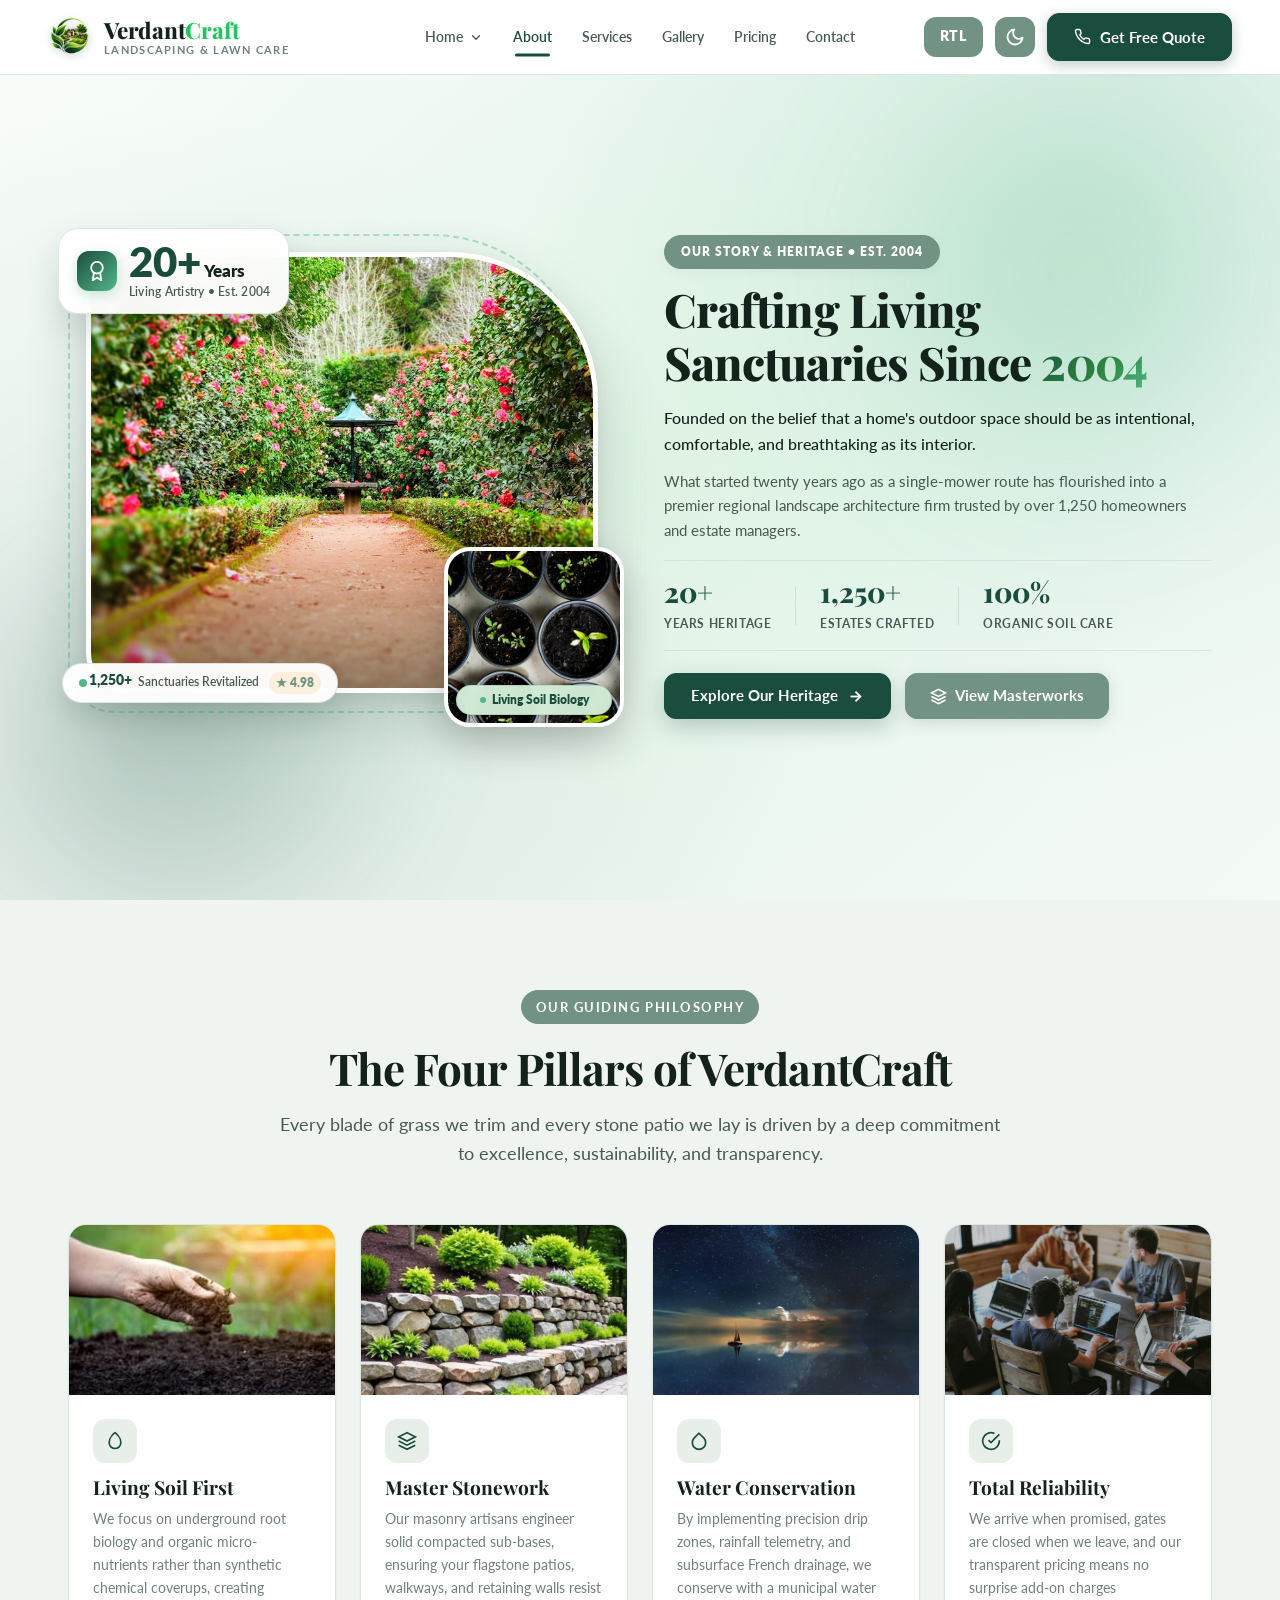
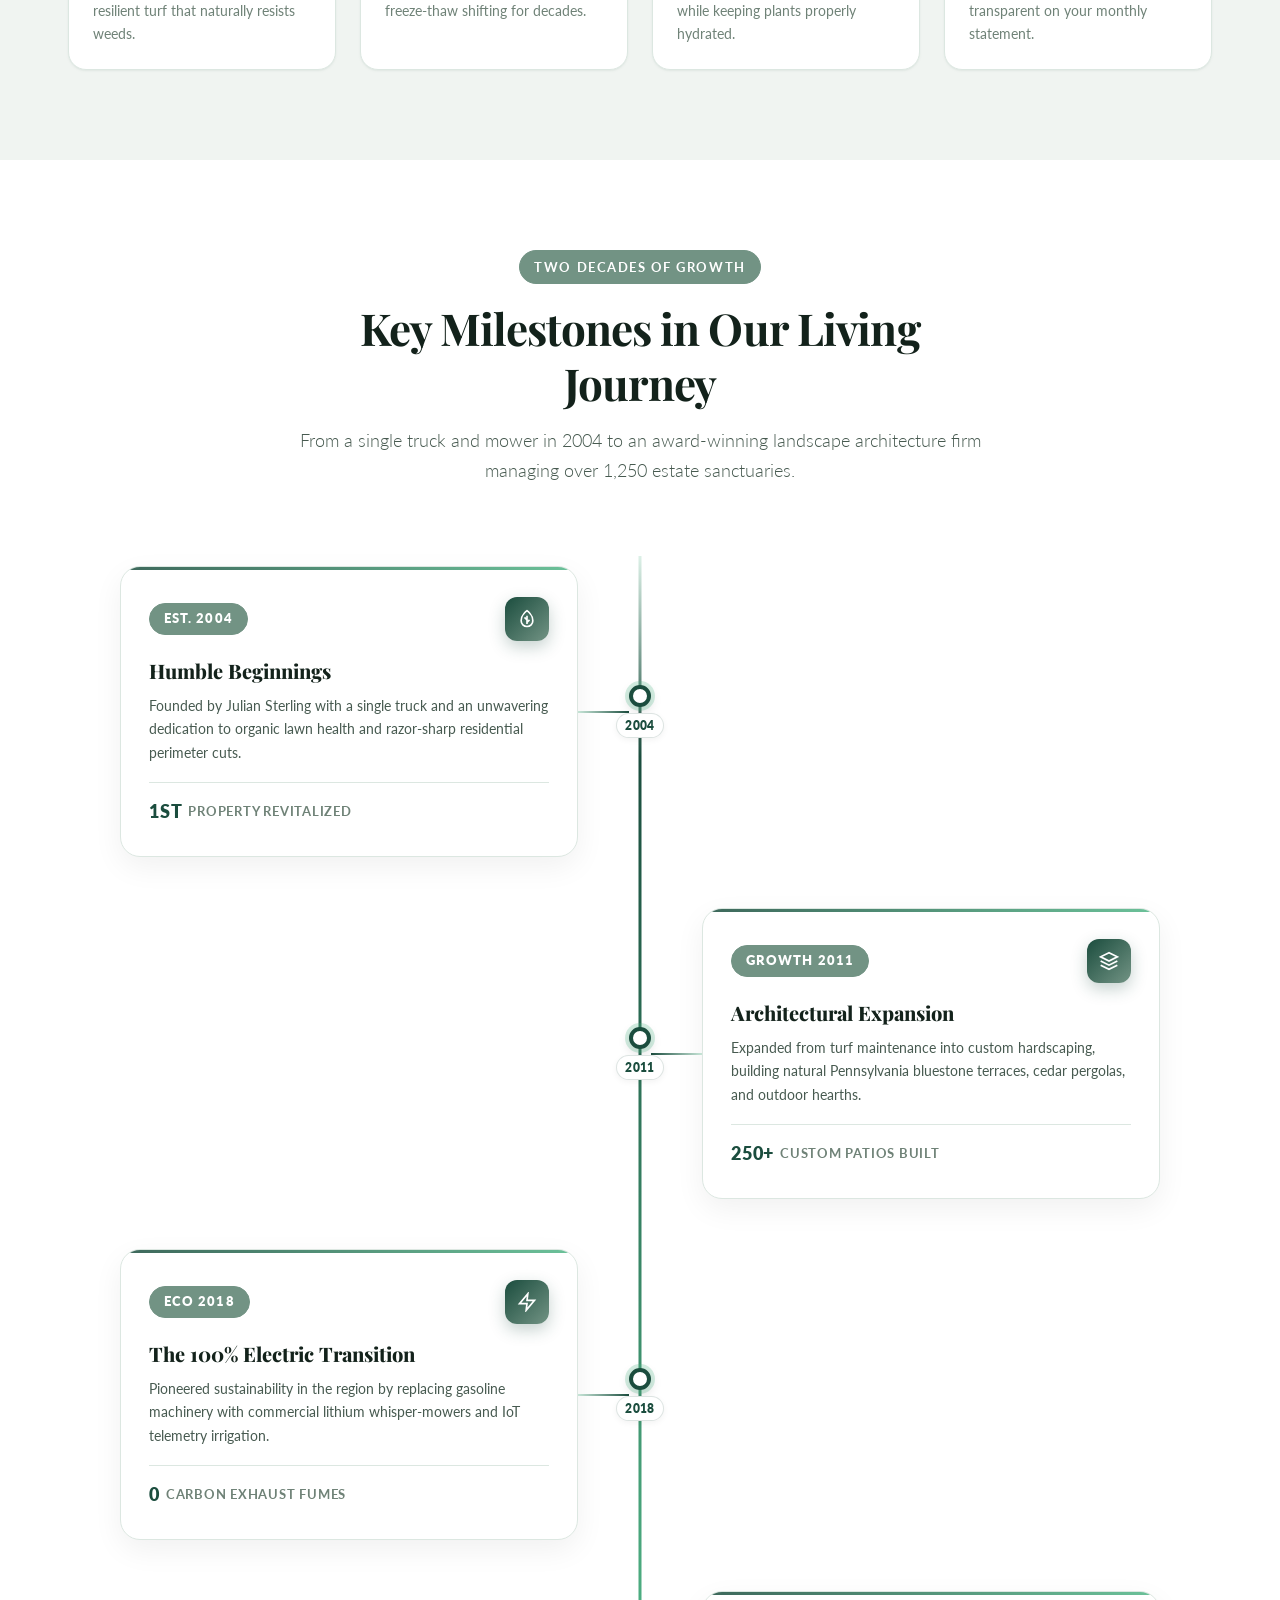
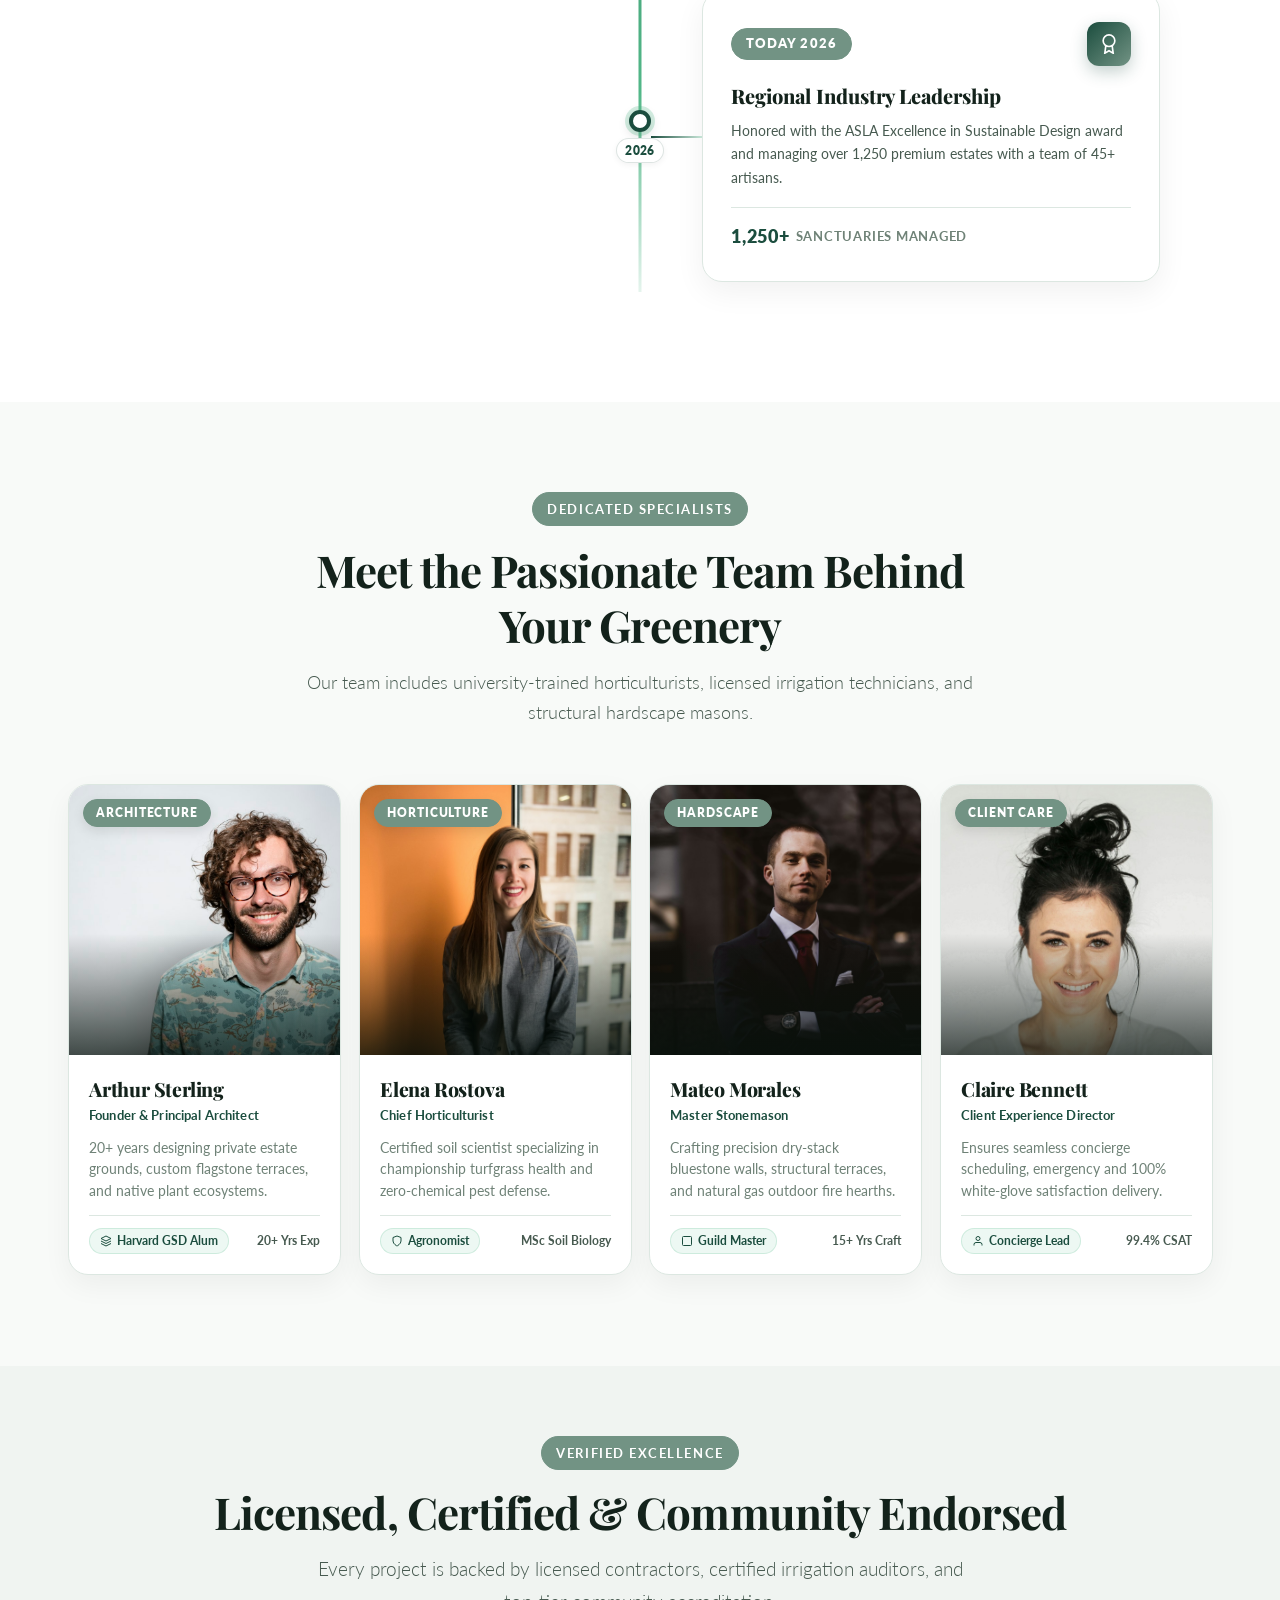
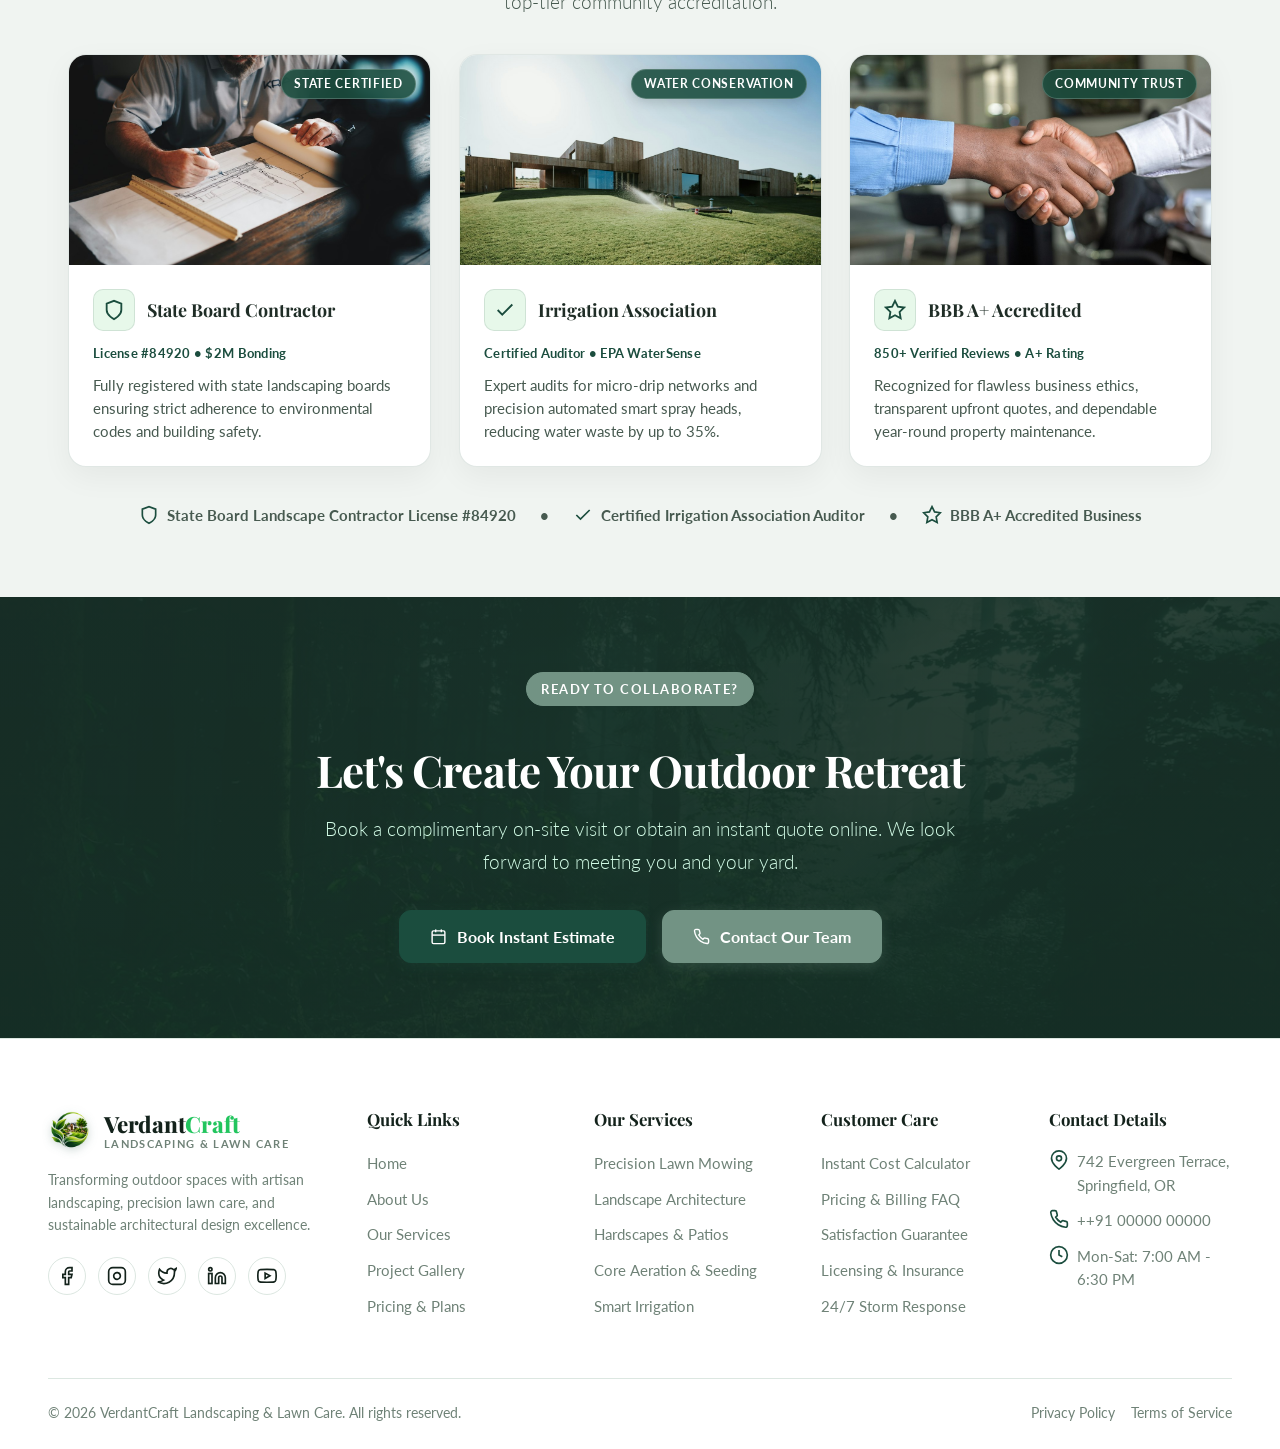
<file: about.html>
<!doctype html>
<html lang="en" dir="ltr" data-theme="light">
<head>
  <meta charset="utf-8">
  <meta name="viewport" content="width=device-width, initial-scale=1">
  <title>About Us | VerdantCraft Landscaping &amp; Lawn Care</title>
  <meta name="description" content="Discover the story, certified horticulturists, eco-friendly philosophy, and craftsmanship behind VerdantCraft Landscaping & Lawn Care.">
  <meta name="color-scheme" content="light dark">

  <link rel="icon" href="favicon.ico" sizes="any">
  <link rel="icon" href="images/favicon.svg" type="image/svg+xml">
  <link rel="icon" type="image/png" sizes="16x16" href="images/favicon-16x16.png">
  <link rel="icon" type="image/png" sizes="32x32" href="images/favicon-32x32.png">
  <link rel="icon" type="image/png" sizes="48x48" href="images/favicon-48x48.png">
  <link rel="apple-touch-icon" href="images/apple-touch-icon.png">

  <link rel="preconnect" href="https://fonts.googleapis.com">
  <link rel="preconnect" href="https://fonts.gstatic.com" crossorigin>
  <link href="https://fonts.googleapis.com/css2?family=Lato:ital,wght@0,300;0,400;0,700;0,900;1,300;1,400;1,700&family=Playfair+Display:ital,wght@0,500;0,600;0,700;0,800;1,400;1,600&display=swap" rel="stylesheet">

  <link rel="stylesheet" href="bootstrap.min.css">
  <link rel="stylesheet" href="theme.css">
  <link rel="stylesheet" href="style.css">
  <link rel="stylesheet" href="about.css">
  <link rel="stylesheet" href="responsive.css">
  <link rel="stylesheet" href="animations.css">

  <script src="config.js"></script>
  <script src="theme.js"></script>
  <script src="validation.js" defer></script>
  <script src="main.js" defer></script>
</head>
<body data-page="about.html">
  <a class="skip-link" href="#main">Skip to main content</a>

  <header class="site-header">
    <div class="container header-row">
      <a class="brand" href="index.html" aria-label="VerdantCraft Home">
        <div class="brand-logo-badge">
          <img src="images/logo-light.png" alt="VerdantCraft Logo" class="brand-logo-img theme-logo-light">
          <img src="images/logo-dark.png" alt="VerdantCraft Logo" class="brand-logo-img theme-logo-dark">
        </div>
        <div>
          <span class="brand-name">Verdant<span>Craft</span></span>
          <span class="brand-sub">LANDSCAPING &amp; LAWN CARE</span>
        </div>
      </a>

      <nav class="site-nav" id="main-nav" aria-label="Main Navigation">
        <div class="nav-item-dropdown">
          <a href="index.html" class="nav-link nav-dropdown-toggle" aria-haspopup="true" aria-expanded="false">
            <span>Home</span>
            <svg class="dropdown-chevron" viewBox="0 0 24 24" fill="none" stroke="currentColor" stroke-width="2.2" stroke-linecap="round" stroke-linejoin="round" aria-hidden="true"><polyline points="6 9 12 15 18 9"/></svg>
          </a>
          <div class="dropdown-menu-custom" role="menu">
            <a href="index.html" class="dropdown-item-custom" role="menuitem">
              <span class="dropdown-item-title">Home 1</span>
              <span class="dropdown-item-desc">Living Sanctuary (Residential)</span>
            </a>
            <a href="index-2.html" class="dropdown-item-custom" role="menuitem">
              <span class="dropdown-item-title">Home 2</span>
              <span class="dropdown-item-desc">Architectural Estates &amp; Commercial</span>
            </a>
          </div>
        </div>
        <a href="about.html" class="nav-link active">About</a>
        <a href="services.html" class="nav-link">Services</a>
        <a href="gallery.html" class="nav-link">Gallery</a>
        <a href="pricing.html" class="nav-link">Pricing</a>
        <a href="contact.html" class="nav-link">Contact</a>
      </nav>

      <div class="header-actions">
        <button type="button" class="dir-btn direction-control" title="Click to change to RTL" aria-label="Toggle text direction">
          <span class="dir-text">RTL</span>
        </button>

        <button type="button" class="icon-btn theme-control" title="Switch theme" aria-label="Toggle dark mode">
          <svg class="nav-icon" viewBox="0 0 24 24" fill="none" stroke="currentColor" stroke-width="1.8">
            <circle cx="12" cy="12" r="4"/>
          </svg>
        </button>

        <a href="contact.html#contact-form-section" class="btn btn-primary d-none d-sm-inline-flex">
          <svg class="icon" viewBox="0 0 24 24" fill="none" stroke="currentColor" stroke-width="2"><path d="M22 16.92v3a2 2 0 0 1-2.18 2 19.79 19.79 0 0 1-8.63-3.07 19.5 19.5 0 0 1-6-6 19.79 19.79 0 0 1-3.07-8.67A2 2 0 0 1 4.11 2h3a2 2 0 0 1 2 1.72 12.84 12.84 0 0 0 .7 2.81 2 2 0 0 1-.45 2.11L8.09 9.91a16 16 0 0 0 6 6l1.27-1.27a2 2 0 0 1 2.11-.45 12.84 12.84 0 0 0 2.81.7A2 2 0 0 1 22 16.92z"/></svg>
          <span>Get Free Quote</span>
        </a>

        <button type="button" class="menu-toggle" aria-label="Toggle navigation menu" aria-expanded="false">
          <svg class="nav-icon" viewBox="0 0 24 24" fill="none" stroke="currentColor" stroke-width="2.8" stroke-linecap="round"><line x1="3" y1="12" x2="21" y2="12"/><line x1="3" y1="6" x2="21" y2="6"/><line x1="3" y1="18" x2="21" y2="18"/></svg>
        </button>
      </div>
    </div>
  </header>

  <main id="main">

    <section class="about-hero" aria-label="About VerdantCraft Heritage">

      <div class="about-hero-glow-1"></div>
      <div class="about-hero-glow-2"></div>

      <div class="container position-relative">
        <div class="row align-items-center g-5">

          <div class="col-lg-6" data-reveal="left">
            <div class="about-hero-visual">

              <div class="about-hero-backdrop"></div>

              <div class="about-hero-main-frame">
                <img src="images/photo-1585320806297-9794b3e4eeae.jpg"
                     alt="Lush estate garden pathway with stone pavers, manicured hedges, and perennial borders"
                     class="about-hero-img-main"
                     loading="eager">
                <div class="about-hero-img-overlay"></div>
                <div class="about-hero-shimmer"></div>
              </div>

              <div class="about-hero-sub-frame floating-badge">
                <img src="images/photo-1523348837708-15d4a09cfac2.jpg"
                     alt="Master horticulturist carefully planting organic botanicals"
                     class="about-hero-img-sub"
                     loading="lazy">
                <div class="about-hero-sub-tag">
                  <span class="sub-tag-pulse"></span>
                  <span>Living Soil Biology</span>
                </div>
              </div>

              <div class="about-hero-exp-card">
                <div class="exp-card-icon">
                  <svg class="icon" viewBox="0 0 24 24" fill="none" stroke="currentColor" stroke-width="2.2"><circle cx="12" cy="8" r="7"/><polyline points="8.21 13.89 7 23 12 20 17 23 15.79 13.88"/></svg>
                </div>
                <div class="exp-card-info">
                  <strong class="exp-card-title"><span class="stat-number" data-target="20" data-suffix="+">0+</span> Years</strong>
                  <span class="exp-card-subtitle">Living Artistry &bull; Est. 2004</span>
                </div>
              </div>

              <div class="about-hero-stat-chip">
                <div class="pulse-indicator"></div>
                <div class="stat-chip-content">
                  <span class="stat-chip-bold stat-number" data-target="1250" data-suffix="+">0+</span>
                  <span class="stat-chip-label">Sanctuaries Revitalized</span>
                </div>
                <span class="stat-chip-rating">&#9733; 4.98</span>
              </div>
            </div>
          </div>

          <div class="col-lg-6" data-reveal="right">
            <div class="about-hero-content">

              <div class="about-hero-eyebrow-pill"><span>Our Story &amp; Heritage &bull; Est. 2004</span></div>

              <h1>Crafting Living Sanctuaries Since <span class="text-gradient">2004</span></h1>

              <p class="lead">
                Founded on the belief that a home's outdoor space should be as intentional, comfortable, and breathtaking as its interior.
              </p>

              <p class="about-hero-body-text">
                What started twenty years ago as a single-mower route has flourished into a premier regional landscape architecture firm trusted by over 1,250 homeowners and estate managers.
              </p>

              <div class="about-metrics-row">
                <div class="about-metric-item">
                  <span class="about-metric-number stat-number" data-target="20" data-suffix="+">0+</span>
                  <span class="about-metric-label">Years Heritage</span>
                </div>
                <div class="about-metric-divider"></div>
                <div class="about-metric-item">
                  <span class="about-metric-number stat-number" data-target="1250" data-suffix="+">0+</span>
                  <span class="about-metric-label">Estates Crafted</span>
                </div>
                <div class="about-metric-divider"></div>
                <div class="about-metric-item">
                  <span class="about-metric-number stat-number" data-target="100" data-suffix="%">0%</span>
                  <span class="about-metric-label">Organic Soil Care</span>
                </div>
              </div>

              <div class="about-hero-actions">
                <a href="#our-philosophy" class="btn btn-primary btn-hero-explore">
                  <span>Explore Our Heritage</span>
                  <svg class="icon" viewBox="0 0 24 24" fill="none" stroke="currentColor" stroke-width="2.5"><line x1="5" y1="12" x2="19" y2="12"/><polyline points="12 5 19 12 12 19"/></svg>
                </a>
                <a href="gallery.html" class="btn btn-secondary btn-hero-portfolio">
                  <svg class="icon" viewBox="0 0 24 24" fill="none" stroke="currentColor" stroke-width="2.2"><polygon points="12 2 2 7 12 12 22 7 12 2"/><polyline points="2 17 12 22 22 17"/><polyline points="2 12 12 17 22 12"/></svg>
                  <span>View Masterworks</span>
                </a>
              </div>
            </div>
          </div>
        </div>

      
      </div>
    </section>

    <section class="section section-muted" id="our-philosophy" aria-label="Our Core Principles">
      <div class="container">
        <div class="section-header" data-reveal>
          <span class="eyebrow">Our Guiding Philosophy</span>
          <h2>The Four Pillars of VerdantCraft</h2>
          <p>Every blade of grass we trim and every stone patio we lay is driven by a deep commitment to excellence, sustainability, and transparency.</p>
        </div>

        <div class="row g-4">
          <div class="col-md-6 col-lg-3" data-reveal>
            <div class="pillar-card">
              <div class="pillar-img-wrap">
                <img src="images/living-soil-first.jpg" alt="Living Soil First - hand holding rich organic garden soil and compost">
              </div>
              <div class="pillar-body">
                <div class="service-icon-wrap" style="margin-bottom:12px; width:44px; height:44px;">
                  <svg class="icon" viewBox="0 0 24 24" fill="none" stroke="currentColor" stroke-width="2"><path d="M12 2C12 2 5 7 5 14a7 7 0 0 0 14 0c0-7-7-12-7-12z"/></svg>
                </div>
                <h3 style="font-size:1.2rem; margin-bottom:8px;">Living Soil First</h3>
                <p style="font-size:0.9rem; margin:0; color:var(--text-muted);">We focus on underground root biology and organic micro-nutrients rather than synthetic chemical coverups, creating resilient turf that naturally resists weeds.</p>
              </div>
            </div>
          </div>

          <div class="col-md-6 col-lg-3" data-reveal>
            <div class="pillar-card">
              <div class="pillar-img-wrap">
                <img src="images/master-stonework-wall.jpg" alt="Master Stonework - artisan terraced stone retaining wall, stone paver pathway and lush plantings">
              </div>
              <div class="pillar-body">
                <div class="service-icon-wrap" style="margin-bottom:12px; width:44px; height:44px;">
                  <svg class="icon" viewBox="0 0 24 24" fill="none" stroke="currentColor" stroke-width="2"><polygon points="12 2 2 7 12 12 22 7 12 2"/><polyline points="2 17 12 22 22 17"/><polyline points="2 12 12 17 22 12"/></svg>
                </div>
                <h3 style="font-size:1.2rem; margin-bottom:8px;">Master Stonework</h3>
                <p style="font-size:0.9rem; margin:0; color:var(--text-muted);">Our masonry artisans engineer solid compacted sub-bases, ensuring your flagstone patios, walkways, and retaining walls resist freeze-thaw shifting for decades.</p>
              </div>
            </div>
          </div>

          <div class="col-md-6 col-lg-3" data-reveal>
            <div class="pillar-card">
              <div class="pillar-img-wrap">
                <img src="images/photo-1534447677768-be436bb09401.jpg" alt="Water Conservation - precision irrigation stream delivering clean water across landscape">
              </div>
              <div class="pillar-body">
                <div class="service-icon-wrap" style="margin-bottom:12px; width:44px; height:44px;">
                  <svg class="icon" viewBox="0 0 24 24" fill="none" stroke="currentColor" stroke-width="2"><path d="M12 2.69l5.66 5.66a8 8 0 1 1-11.31 0z"/></svg>
                </div>
                <h3 style="font-size:1.2rem; margin-bottom:8px;">Water Conservation</h3>
                <p style="font-size:0.9rem; margin:0; color:var(--text-muted);">By implementing precision drip zones, rainfall telemetry, and subsurface French drainage, we conserve with a municipal water while keeping plants properly hydrated.</p>
              </div>
            </div>
          </div>

          <div class="col-md-6 col-lg-3" data-reveal>
            <div class="pillar-card">
              <div class="pillar-img-wrap">
                <img src="images/photo-1522071820081-009f0129c71c.jpg" alt="Total Reliability - uniformed landscaper with commercial mower">
              </div>
              <div class="pillar-body">
                <div class="service-icon-wrap" style="margin-bottom:12px; width:44px; height:44px;">
                  <svg class="icon" viewBox="0 0 24 24" fill="none" stroke="currentColor" stroke-width="2"><path d="M22 11.08V12a10 10 0 1 1-5.93-9.14"/><polyline points="22 4 12 14.01 9 11.01"/></svg>
                </div>
                <h3 style="font-size:1.2rem; margin-bottom:8px;">Total Reliability</h3>
                <p style="font-size:0.9rem; margin:0; color:var(--text-muted);">We arrive when promised, gates are closed when we leave, and our transparent pricing means no surprise add-on charges transparent on your monthly statement.</p>
              </div>
            </div>
          </div>
        </div>
      </div>
    </section>

    <section class="section section-timeline" aria-label="Our Milestones and Evolution">
      <div class="container">
        <div class="section-header text-center" data-reveal>
          <span class="eyebrow">Two Decades of Growth</span>
          <h2>Key Milestones in Our Living Journey</h2>
          <p class="lead">From a single truck and mower in 2004 to an award-winning landscape architecture firm managing over 1,250 estate sanctuaries.</p>
        </div>

        <div class="timeline-vertical-wrap">

          <div class="timeline-spine-line"></div>

          <div class="timeline-row timeline-row-left">
            <div class="timeline-card-wrap" data-reveal="left">
              <div class="timeline-vertical-card">
                <div class="timeline-card-top">
                  <span class="timeline-year-tag">EST. 2004</span>
                  <div class="timeline-icon-box">
                    <svg class="icon" viewBox="0 0 24 24" fill="none" stroke="currentColor" stroke-width="2"><path d="M12 2C12 2 5 7 5 14a7 7 0 0 0 14 0c0-7-7-12-7-12z"/><path d="M12 8v10M12 13l-3-3M12 16l3-3"/></svg>
                  </div>
                </div>
                <h3 class="timeline-card-title">Humble Beginnings</h3>
                <p class="timeline-card-desc">Founded by Julian Sterling with a single truck and an unwavering dedication to organic lawn health and razor-sharp residential perimeter cuts.</p>
                <div class="timeline-card-stat">
                  <span>1st</span> Property Revitalized
                </div>
              </div>
            </div>

            <div class="timeline-node" data-reveal>
              <div class="timeline-node-dot"></div>
              <span class="timeline-node-year">2004</span>
            </div>
            <div class="timeline-spacer"></div>
          </div>

          <div class="timeline-row timeline-row-right">
            <div class="timeline-spacer"></div>

            <div class="timeline-node" data-reveal>
              <div class="timeline-node-dot"></div>
              <span class="timeline-node-year">2011</span>
            </div>
            <div class="timeline-card-wrap" data-reveal="right">
              <div class="timeline-vertical-card">
                <div class="timeline-card-top">
                  <span class="timeline-year-tag">GROWTH 2011</span>
                  <div class="timeline-icon-box">
                    <svg class="icon" viewBox="0 0 24 24" fill="none" stroke="currentColor" stroke-width="2"><polygon points="12 2 2 7 12 12 22 7 12 2"/><polyline points="2 17 12 22 22 17"/><polyline points="2 12 12 17 22 12"/></svg>
                  </div>
                </div>
                <h3 class="timeline-card-title">Architectural Expansion</h3>
                <p class="timeline-card-desc">Expanded from turf maintenance into custom hardscaping, building natural Pennsylvania bluestone terraces, cedar pergolas, and outdoor hearths.</p>
                <div class="timeline-card-stat">
                  <span>250+</span> Custom Patios Built
                </div>
              </div>
            </div>
          </div>

          <div class="timeline-row timeline-row-left">
            <div class="timeline-card-wrap" data-reveal="left">
              <div class="timeline-vertical-card">
                <div class="timeline-card-top">
                  <span class="timeline-year-tag">ECO 2018</span>
                  <div class="timeline-icon-box">
                    <svg class="icon" viewBox="0 0 24 24" fill="none" stroke="currentColor" stroke-width="2"><path d="M13 2L3 14h9l-1 8 10-12h-9l1-8z"/></svg>
                  </div>
                </div>
                <h3 class="timeline-card-title">The 100% Electric Transition</h3>
                <p class="timeline-card-desc">Pioneered sustainability in the region by replacing gasoline machinery with commercial lithium whisper-mowers and IoT telemetry irrigation.</p>
                <div class="timeline-card-stat">
                  <span>0</span> Carbon Exhaust Fumes
                </div>
              </div>
            </div>

            <div class="timeline-node" data-reveal>
              <div class="timeline-node-dot"></div>
              <span class="timeline-node-year">2018</span>
            </div>
            <div class="timeline-spacer"></div>
          </div>

          <div class="timeline-row timeline-row-right">
            <div class="timeline-spacer"></div>

            <div class="timeline-node" data-reveal>
              <div class="timeline-node-dot"></div>
              <span class="timeline-node-year">2026</span>
            </div>
            <div class="timeline-card-wrap" data-reveal="right">
              <div class="timeline-vertical-card">
                <div class="timeline-card-top">
                  <span class="timeline-year-tag">TODAY 2026</span>
                  <div class="timeline-icon-box">
                    <svg class="icon" viewBox="0 0 24 24" fill="none" stroke="currentColor" stroke-width="2"><circle cx="12" cy="8" r="7"/><polyline points="8.21 13.89 7 23 12 20 17 23 15.79 13.88"/></svg>
                  </div>
                </div>
                <h3 class="timeline-card-title">Regional Industry Leadership</h3>
                <p class="timeline-card-desc">Honored with the ASLA Excellence in Sustainable Design award and managing over 1,250 premium estates with a team of 45+ artisans.</p>
                <div class="timeline-card-stat">
                  <span>1,250+</span> Sanctuaries Managed
                </div>
              </div>
            </div>
          </div>
        </div>
      </div>
    </section>

    <section class="section" aria-label="Our Horticultural Experts">
      <div class="container">
        <div class="section-header text-center" data-reveal>
          <span class="eyebrow">Dedicated Specialists</span>
          <h2>Meet the Passionate Team Behind Your Greenery</h2>
          <p class="lead">Our team includes university-trained horticulturists, licensed irrigation technicians, and structural hardscape masons.</p>
        </div>

        <div class="team-grid-modern">

          <div class="team-card-modern" data-reveal>
            <div class="team-portrait-frame">
              <span class="team-dept-badge">Architecture</span>
              <img src="images/photo-1568602471122-7832951cc4c5.jpg" alt="Arthur Sterling, Founder and Principal Landscape Architect" class="team-portrait-img" loading="lazy">
              <div class="team-portrait-overlay"></div>
              <div class="team-social-bar">
                <a href="#" class="team-social-link" aria-label="LinkedIn Profile">
                  <svg viewBox="0 0 24 24" fill="currentColor"><path d="M19 3a2 2 0 0 1 2 2v14a2 2 0 0 1-2 2H5a2 2 0 0 1-2-2V5a2 2 0 0 1 2-2h14m-.5 15.5v-5.3a3.26 3.26 0 0 0-3.26-3.26c-.85 0-1.84.52-2.28 1.3v-1.11h-2.79v8.37h2.79v-4.93c0-.77.62-1.4 1.39-1.4a1.4 1.4 0 0 1 1.4 1.4v4.93h2.75M6.46 10.9v8.37H9.2V10.9H6.46M7.83 6.45a1.6 1.6 0 0 0-1.6 1.6 1.6 1.6 0 0 0 1.6 1.6 1.6 1.6 0 0 0 1.6-1.6 1.6 1.6 0 0 0-1.6-1.6z"/></svg>
                </a>
                <a href="#" class="team-social-link" aria-label="Email Arthur">
                  <svg viewBox="0 0 24 24" fill="none" stroke="currentColor" stroke-width="2"><path d="M4 4h16c1.1 0 2 .9 2 2v12c0 1.1-.9 2-2 2H4c-1.1 0-2-.9-2-2V6c0-1.1.9-2 2-2z"/><polyline points="22,6 12,13 2,6"/></svg>
                </a>
              </div>
            </div>
            <div class="team-content-body">
              <div>
                <h3 class="team-member-name">Arthur Sterling</h3>
                <div class="team-member-role">Founder &amp; Principal Architect</div>
                <p class="team-member-bio">20+ years designing private estate grounds, custom flagstone terraces, and native plant ecosystems.</p>
              </div>
              <div class="team-member-meta">
                <span class="team-credential-chip">
                  <svg viewBox="0 0 24 24" fill="none" stroke="currentColor" stroke-width="2" style="width:12px;height:12px;"><path d="M12 2L2 7l10 5 10-5-10-5zM2 17l10 5 10-5M2 12l10 5 10-5"/></svg>
                  Harvard GSD Alum
                </span>
                <span>20+ Yrs Exp</span>
              </div>
            </div>
          </div>

          <div class="team-card-modern" data-reveal>
            <div class="team-portrait-frame">
              <span class="team-dept-badge">Horticulture</span>
              <img src="images/photo-1573496359142-b8d87734a5a2.jpg" alt="Elena Rostova, Chief Horticulturist" class="team-portrait-img" loading="lazy">
              <div class="team-portrait-overlay"></div>
              <div class="team-social-bar">
                <a href="#" class="team-social-link" aria-label="LinkedIn Profile">
                  <svg viewBox="0 0 24 24" fill="currentColor"><path d="M19 3a2 2 0 0 1 2 2v14a2 2 0 0 1-2 2H5a2 2 0 0 1-2-2V5a2 2 0 0 1 2-2h14m-.5 15.5v-5.3a3.26 3.26 0 0 0-3.26-3.26c-.85 0-1.84.52-2.28 1.3v-1.11h-2.79v8.37h2.79v-4.93c0-.77.62-1.4 1.39-1.4a1.4 1.4 0 0 1 1.4 1.4v4.93h2.75M6.46 10.9v8.37H9.2V10.9H6.46M7.83 6.45a1.6 1.6 0 0 0-1.6 1.6 1.6 1.6 0 0 0 1.6 1.6 1.6 1.6 0 0 0 1.6-1.6 1.6 1.6 0 0 0-1.6-1.6z"/></svg>
                </a>
                <a href="#" class="team-social-link" aria-label="Email Elena">
                  <svg viewBox="0 0 24 24" fill="none" stroke="currentColor" stroke-width="2"><path d="M4 4h16c1.1 0 2 .9 2 2v12c0 1.1-.9 2-2 2H4c-1.1 0-2-.9-2-2V6c0-1.1.9-2 2-2z"/><polyline points="22,6 12,13 2,6"/></svg>
                </a>
              </div>
            </div>
            <div class="team-content-body">
              <div>
                <h3 class="team-member-name">Elena Rostova</h3>
                <div class="team-member-role">Chief Horticulturist</div>
                <p class="team-member-bio">Certified soil scientist specializing in championship turfgrass health and zero-chemical pest defense.</p>
              </div>
              <div class="team-member-meta">
                <span class="team-credential-chip">
                  <svg viewBox="0 0 24 24" fill="none" stroke="currentColor" stroke-width="2" style="width:12px;height:12px;"><path d="M12 22s8-4 8-10V5l-8-3-8 3v7c0 6 8 10 8 10z"/></svg>
                   Agronomist
                </span>
                <span>MSc Soil Biology</span>
              </div>
            </div>
          </div>

          <div class="team-card-modern" data-reveal>
            <div class="team-portrait-frame">
              <span class="team-dept-badge">Hardscape</span>
              <img src="images/photo-1519085360753-af0119f7cbe7.jpg" alt="Mateo Morales, Master Stonemason" class="team-portrait-img" loading="lazy">
              <div class="team-portrait-overlay"></div>
              <div class="team-social-bar">
                <a href="#" class="team-social-link" aria-label="LinkedIn Profile">
                  <svg viewBox="0 0 24 24" fill="currentColor"><path d="M19 3a2 2 0 0 1 2 2v14a2 2 0 0 1-2 2H5a2 2 0 0 1-2-2V5a2 2 0 0 1 2-2h14m-.5 15.5v-5.3a3.26 3.26 0 0 0-3.26-3.26c-.85 0-1.84.52-2.28 1.3v-1.11h-2.79v8.37h2.79v-4.93c0-.77.62-1.4 1.39-1.4a1.4 1.4 0 0 1 1.4 1.4v4.93h2.75M6.46 10.9v8.37H9.2V10.9H6.46M7.83 6.45a1.6 1.6 0 0 0-1.6 1.6 1.6 1.6 0 0 0 1.6 1.6 1.6 1.6 0 0 0 1.6-1.6 1.6 1.6 0 0 0-1.6-1.6z"/></svg>
                </a>
                <a href="#" class="team-social-link" aria-label="Email Mateo">
                  <svg viewBox="0 0 24 24" fill="none" stroke="currentColor" stroke-width="2"><path d="M4 4h16c1.1 0 2 .9 2 2v12c0 1.1-.9 2-2 2H4c-1.1 0-2-.9-2-2V6c0-1.1.9-2 2-2z"/><polyline points="22,6 12,13 2,6"/></svg>
                </a>
              </div>
            </div>
            <div class="team-content-body">
              <div>
                <h3 class="team-member-name">Mateo Morales</h3>
                <div class="team-member-role">Master Stonemason</div>
                <p class="team-member-bio">Crafting precision dry-stack bluestone walls, structural terraces, and natural gas outdoor fire hearths.</p>
              </div>
              <div class="team-member-meta">
                <span class="team-credential-chip">
                  <svg viewBox="0 0 24 24" fill="none" stroke="currentColor" stroke-width="2" style="width:12px;height:12px;"><rect x="3" y="3" width="18" height="18" rx="2" ry="2"/></svg>
                  Guild Master
                </span>
                <span>15+ Yrs Craft</span>
              </div>
            </div>
          </div>

          <div class="team-card-modern" data-reveal>
            <div class="team-portrait-frame">
              <span class="team-dept-badge">Client Care</span>
              <img src="images/photo-1580489944761-15a19d654956.jpg" alt="Claire Bennett, Client Experience Director" class="team-portrait-img" loading="lazy">
              <div class="team-portrait-overlay"></div>
              <div class="team-social-bar">
                <a href="#" class="team-social-link" aria-label="LinkedIn Profile">
                  <svg viewBox="0 0 24 24" fill="currentColor"><path d="M19 3a2 2 0 0 1 2 2v14a2 2 0 0 1-2 2H5a2 2 0 0 1-2-2V5a2 2 0 0 1 2-2h14m-.5 15.5v-5.3a3.26 3.26 0 0 0-3.26-3.26c-.85 0-1.84.52-2.28 1.3v-1.11h-2.79v8.37h2.79v-4.93c0-.77.62-1.4 1.39-1.4a1.4 1.4 0 0 1 1.4 1.4v4.93h2.75M6.46 10.9v8.37H9.2V10.9H6.46M7.83 6.45a1.6 1.6 0 0 0-1.6 1.6 1.6 1.6 0 0 0 1.6 1.6 1.6 1.6 0 0 0 1.6-1.6 1.6 1.6 0 0 0-1.6-1.6z"/></svg>
                </a>
                <a href="#" class="team-social-link" aria-label="Email Claire">
                  <svg viewBox="0 0 24 24" fill="none" stroke="currentColor" stroke-width="2"><path d="M4 4h16c1.1 0 2 .9 2 2v12c0 1.1-.9 2-2 2H4c-1.1 0-2-.9-2-2V6c0-1.1.9-2 2-2z"/><polyline points="22,6 12,13 2,6"/></svg>
                </a>
              </div>
            </div>
            <div class="team-content-body">
              <div>
                <h3 class="team-member-name">Claire Bennett</h3>
                <div class="team-member-role">Client Experience Director</div>
                <p class="team-member-bio">Ensures seamless concierge scheduling, emergency and 100% white-glove satisfaction delivery.</p>
              </div>
              <div class="team-member-meta">
                <span class="team-credential-chip">
                  <svg viewBox="0 0 24 24" fill="none" stroke="currentColor" stroke-width="2" style="width:12px;height:12px;"><path d="M20 21v-2a4 4 0 0 0-4-4H8a4 4 0 0 0-4 4v2"/><circle cx="12" cy="7" r="4"/></svg>
                  Concierge Lead
                </span>
                <span>99.4% CSAT</span>
              </div>
            </div>
          </div>
        </div>
      </div>
    </section>

            <section class="section section-muted" style="padding: 70px 0;">
      <div class="container text-center" data-reveal>
        <span class="eyebrow" style="margin-bottom:14px;">Verified Excellence</span>
        <h2 style="margin-bottom:14px;">Licensed, Certified &amp; Community Endorsed</h2>
        <p class="lead" style="max-width:680px; margin:0 auto 36px; color:var(--text-secondary,#4a5c53);">Every project is backed by licensed contractors, certified irrigation auditors, and top-tier community accreditation.</p>
        
        <div class="cert-grid">
          <div class="cert-card" data-reveal>
            <div class="cert-card-img-wrap">
              <img src="images/photo-1503387762-592deb58ef4e.jpg" alt="Landscape Contractor Drafting Architectural Blueprints" class="cert-card-img" width="600" height="400" loading="lazy">
              <span class="cert-card-badge">State Certified</span>
            </div>
            <div class="cert-card-body">
              <div class="cert-card-header">
                <div class="cert-card-icon-wrap">
                  <svg viewBox="0 0 24 24" fill="none" stroke="currentColor" stroke-width="2"><path d="M12 22s8-4 8-10V5l-8-3-8 3v7c0 6 8 10 8 10z"/></svg>
                </div>
                <div>
                  <h3 class="cert-card-title">State Board Contractor</h3>
                </div>
              </div>
              <span class="cert-card-meta">License #84920 &bull; $2M Bonding</span>
              <p class="cert-card-desc">Fully registered with state landscaping boards ensuring strict adherence to environmental codes and building safety.</p>
            </div>
          </div>

          <div class="cert-card" data-reveal>
            <div class="cert-card-img-wrap">
              <img src="images/photo-1697538022199-f03e14cd0043.jpg" alt="Precision Lawn Irrigation and Water Conservation Sprinkler" class="cert-card-img" width="600" height="400" loading="lazy">
              <span class="cert-card-badge">Water Conservation</span>
            </div>
            <div class="cert-card-body">
              <div class="cert-card-header">
                <div class="cert-card-icon-wrap">
                  <svg viewBox="0 0 24 24" fill="none" stroke="currentColor" stroke-width="2"><polyline points="20 6 9 17 4 12"/></svg>
                </div>
                <div>
                  <h3 class="cert-card-title">Irrigation Association</h3>
                </div>
              </div>
              <span class="cert-card-meta">Certified Auditor &bull; EPA WaterSense</span>
              <p class="cert-card-desc">Expert audits for micro-drip networks and precision automated smart spray heads, reducing water waste by up to 35%.</p>
            </div>
          </div>

          <div class="cert-card" data-reveal>
            <div class="cert-card-img-wrap">
              <img src="images/photo-1521791136064-7986c2920216.jpg" alt="Community Trust Handshake for Accredited Business" class="cert-card-img" width="600" height="400" loading="lazy">
              <span class="cert-card-badge">Community Trust</span>
            </div>
            <div class="cert-card-body">
              <div class="cert-card-header">
                <div class="cert-card-icon-wrap">
                  <svg viewBox="0 0 24 24" fill="none" stroke="currentColor" stroke-width="2"><path d="M12 2l3.09 6.26L22 9.27l-5 4.87 1.18 6.88L12 17.77l-6.18 3.25L7 14.14 2 9.27l6.91-1.01L12 2z"/></svg>
                </div>
                <div>
                  <h3 class="cert-card-title">BBB A+ Accredited</h3>
                </div>
              </div>
              <span class="cert-card-meta">850+ Verified Reviews &bull; A+ Rating</span>
              <p class="cert-card-desc">Recognized for flawless business ethics, transparent upfront quotes, and dependable year-round property maintenance.</p>
            </div>
          </div>
        </div>

        <div class="trust-points-bar d-flex justify-content-center align-items-center flex-wrap gap-4 text-muted" style="font-size:0.95rem; font-weight:700;">
          <div class="d-flex align-items-center gap-2">
            <svg class="icon text-primary" viewBox="0 0 24 24" fill="none" stroke="currentColor" stroke-width="2"><path d="M12 22s8-4 8-10V5l-8-3-8 3v7c0 6 8 10 8 10z"/></svg>
            <span>State Board Landscape Contractor License #84920</span>
          </div>
          <span>&bull;</span>
          <div class="d-flex align-items-center gap-2">
            <svg class="icon text-primary" viewBox="0 0 24 24" fill="none" stroke="currentColor" stroke-width="2"><polyline points="20 6 9 17 4 12"/></svg>
            <span>Certified Irrigation Association Auditor</span>
          </div>
          <span>&bull;</span>
          <div class="d-flex align-items-center gap-2">
            <svg class="icon text-primary" viewBox="0 0 24 24" fill="none" stroke="currentColor" stroke-width="2"><path d="M12 2l3.09 6.26L22 9.27l-5 4.87 1.18 6.88L12 17.77l-6.18 3.25L7 14.14 2 9.27l6.91-1.01L12 2z"/></svg>
            <span>BBB A+ Accredited Business</span>
          </div>
        </div>
      </div>
    </section>

    <section class="section" style="background-image: linear-gradient(rgba(19, 46, 36, 0.90), rgba(19, 46, 36, 0.94)), url('images/photo-1448375240586-882707db888b.jpg'); background-size: cover; background-position: center; color:#ffffff; padding: 75px 0;">
      <div class="container text-center" data-reveal>
        <span class="eyebrow" style="background: rgba(255,255,255,0.15); color: #86efac;">Ready to collaborate?</span>
        <h2 style="color:#ffffff; margin: 20px 0 16px;">Let's Create Your Outdoor Retreat</h2>
        <p class="lead" style="color: #d1fae5; max-width:650px; margin: 0 auto 32px;">
          Book a complimentary on-site visit or obtain an instant quote online. We look forward to meeting you and your yard.
        </p>
        <div class="d-flex justify-content-center flex-wrap gap-3">
          <a href="book-now.html" class="btn btn-primary btn-lg">
            <svg class="icon" viewBox="0 0 24 24" fill="none" stroke="currentColor" stroke-width="2"><rect x="3" y="4" width="18" height="18" rx="2" ry="2"/><line x1="16" y1="2" x2="16" y2="6"/><line x1="8" y1="2" x2="8" y2="6"/><line x1="3" y1="10" x2="21" y2="10"/></svg>
            <span>Book Instant Estimate</span>
          </a>
          <a href="contact.html" class="btn btn-secondary btn-lg">
            <svg class="icon" viewBox="0 0 24 24" fill="none" stroke="currentColor" stroke-width="2"><path d="M22 16.92v3a2 2 0 0 1-2.18 2 19.79 19.79 0 0 1-8.63-3.07 19.5 19.5 0 0 1-6-6 19.79 19.79 0 0 1-3.07-8.67A2 2 0 0 1 4.11 2h3a2 2 0 0 1 2 1.72 12.84 12.84 0 0 0 .7 2.81 2 2 0 0 1-.45 2.11L8.09 9.91a16 16 0 0 0 6 6l1.27-1.27a2 2 0 0 1 2.11-.45 12.84 12.84 0 0 0 2.81.7A2 2 0 0 1 22 16.92z"/></svg>
            <span>Contact Our Team</span>
          </a>
        </div>
      </div>
    </section>
  </main>

  <footer class="site-footer">
    <div class="container">
      <div class="footer-grid">
        <div class="footer-about">
          <a class="brand" href="index.html" style="margin-bottom: 16px;" aria-label="VerdantCraft Home">
            <div class="brand-logo-badge">
              <img src="images/logo-light.png" alt="VerdantCraft Logo" class="brand-logo-img theme-logo-light">
              <img src="images/logo-dark.png" alt="VerdantCraft Logo" class="brand-logo-img theme-logo-dark">
            </div>
            <div>
              <span class="brand-name">Verdant<span>Craft</span></span>
              <span class="brand-sub">LANDSCAPING &amp; LAWN CARE</span>
            </div>
          </a>
          <p>Transforming outdoor spaces with artisan landscaping, precision lawn care, and sustainable architectural design excellence.</p>
          <div style="margin: 16px 0;">
          </div>
           <div class="footer-social-links">
            <a href="https://facebook.com" aria-label="Facebook"><svg class="icon" viewBox="0 0 24 24" fill="none" stroke="currentColor" stroke-width="2"><path d="M18 2h-3a5 5 0 0 0-5 5v3H7v4h3v8h4v-8h3l1-4h-4V7a1 1 0 0 1 1-1h3z"/></svg></a>
            <a href="https://instagram.com" aria-label="Instagram"><svg class="icon" viewBox="0 0 24 24" fill="none" stroke="currentColor" stroke-width="2"><rect x="2" y="2" width="20" height="20" rx="5" ry="5"/><path d="M16 11.37A4 4 0 1 1 12.63 8 4 4 0 0 1 16 11.37z"/><line x1="17.5" y1="6.5" x2="17.51" y2="6.5"/></svg></a>
            <a href="https://x.com" aria-label="X (Twitter)"><svg class="icon" viewBox="0 0 24 24" fill="none" stroke="currentColor" stroke-width="2"><path d="M23 3a10.9 10.9 0 0 1-3.14 1.53 4.48 4.48 0 0 0-7.86 3v1A10.66 10.66 0 0 1 3 4s-4 9 5 13a11.64 11.64 0 0 1-7 2c9 5 20 0 20-11.5a4.5 4.5 0 0 0-.08-.83A7.72 7.72 0 0 0 23 3z"/></svg></a>
            <a href="https://linkedin.com" aria-label="LinkedIn"><svg class="icon" viewBox="0 0 24 24" fill="none" stroke="currentColor" stroke-width="2"><path d="M16 8a6 6 0 0 1 6 6v7h-4v-7a2 2 0 0 0-2-2 2 2 0 0 0-2 2v7h-4v-7a6 6 0 0 1 6-6z"/><rect x="2" y="9" width="4" height="12"/><circle cx="4" cy="4" r="2"/></svg></a>
            <a href="https://youtube.com" aria-label="YouTube"><svg class="icon" viewBox="0 0 24 24" fill="none" stroke="currentColor" stroke-width="2"><path d="M22.54 6.42a2.78 2.78 0 0 0-1.94-2C18.88 4 12 4 12 4s-6.88 0-8.6.46a2.78 2.78 0 0 0-1.94 2A29 29 0 0 0 1 11.75a29 29 0 0 0 .46 5.33A2.78 2.78 0 0 0 3.4 19c1.72.46 8.6.46 8.6.46s6.88 0 8.6-.46a2.78 2.78 0 0 0 1.94-2 29 29 0 0 0 .46-5.25 29 29 0 0 0-.46-5.33z"/><polygon points="9.75 15.02 15.5 11.75 9.75 8.48 9.75 15.02"/></svg></a>
          </div>
        </div>

        <div class="footer-col">
          <h4>Quick Links</h4>
          <ul class="footer-links">
            <li><a href="index.html">Home</a></li>
            <li><a href="about.html">About Us</a></li>
            <li><a href="services.html">Our Services</a></li>
            <li><a href="gallery.html">Project Gallery</a></li>
            <li><a href="pricing.html">Pricing &amp; Plans</a></li>
          </ul>
        </div>

        <div class="footer-col">
          <h4>Our Services</h4>
          <ul class="footer-links">
            <li><a href="service-detail.html?service=mowing">Precision Lawn Mowing</a></li>
            <li><a href="service-detail.html?service=design">Landscape Architecture</a></li>
            <li><a href="service-detail.html?service=hardscapes">Hardscapes &amp; Patios</a></li>
            <li><a href="service-detail.html?service=aeration">Core Aeration &amp; Seeding</a></li>
            <li><a href="service-detail.html?service=irrigation">Smart Irrigation</a></li>
          </ul>
        </div>

        <div class="footer-col">
          <h4>Customer Care</h4>
          <ul class="footer-links">
            <li><a href="pricing.html#calculator">Instant Cost Calculator</a></li>
            <li><a href="pricing.html#faq">Pricing &amp; Billing FAQ</a></li>
            <li><a href="about.html#values">Satisfaction Guarantee</a></li>
            <li><a href="about.html#accreditations">Licensing &amp; Insurance</a></li>
            <li><a href="contact.html#emergency">24/7 Storm Response</a></li>
          </ul>
        </div>

        <div class="footer-col">
          <h4>Contact Details</h4>
          <ul class="footer-links footer-contact-list">
            <li style="display:flex; gap:8px; margin-bottom:12px;">
              <svg class="icon" viewBox="0 0 24 24" fill="none" stroke="currentColor" stroke-width="2"><path d="M21 10c0 7-9 13-9 13s-9-6-9-13a9 9 0 0 1 18 0z"/><circle cx="12" cy="10" r="3"/></svg>
              <span>742 Evergreen Terrace, Springfield, OR</span>
            </li>
            <li style="display:flex; gap:8px; margin-bottom:12px;">
              <svg class="icon" viewBox="0 0 24 24" fill="none" stroke="currentColor" stroke-width="2"><path d="M22 16.92v3a2 2 0 0 1-2.18 2 19.79 19.79 0 0 1-8.63-3.07 19.5 19.5 0 0 1-6-6 19.79 19.79 0 0 1-3.07-8.67A2 2 0 0 1 4.11 2h3a2 2 0 0 1 2 1.72 12.84 12.84 0 0 0 .7 2.81 2 2 0 0 1-.45 2.11L8.09 9.91a16 16 0 0 0 6 6l1.27-1.27a2 2 0 0 1 2.11-.45 12.84 12.84 0 0 0 2.81.7A2 2 0 0 1 22 16.92z"/></svg>
              <span>++91 00000 00000</span>
            </li>
            <li style="display:flex; gap:8px;">
              <svg class="icon" viewBox="0 0 24 24" fill="none" stroke="currentColor" stroke-width="2"><circle cx="12" cy="12" r="10"/><polyline points="12 6 12 12 16 14"/></svg>
              <span>Mon-Sat: 7:00 AM - 6:30 PM</span>
            </li>
          </ul>
        </div>
      </div>

      <div class="footer-bottom">
        <div>&copy; 2026 VerdantCraft Landscaping &amp; Lawn Care. All rights reserved.</div>
        <div class="d-flex gap-3">
          <a href="#">Privacy Policy</a>
          <a href="#">Terms of Service</a>
        </div>
      </div>
    </div>
  </footer>
</body>
</html>
</file>
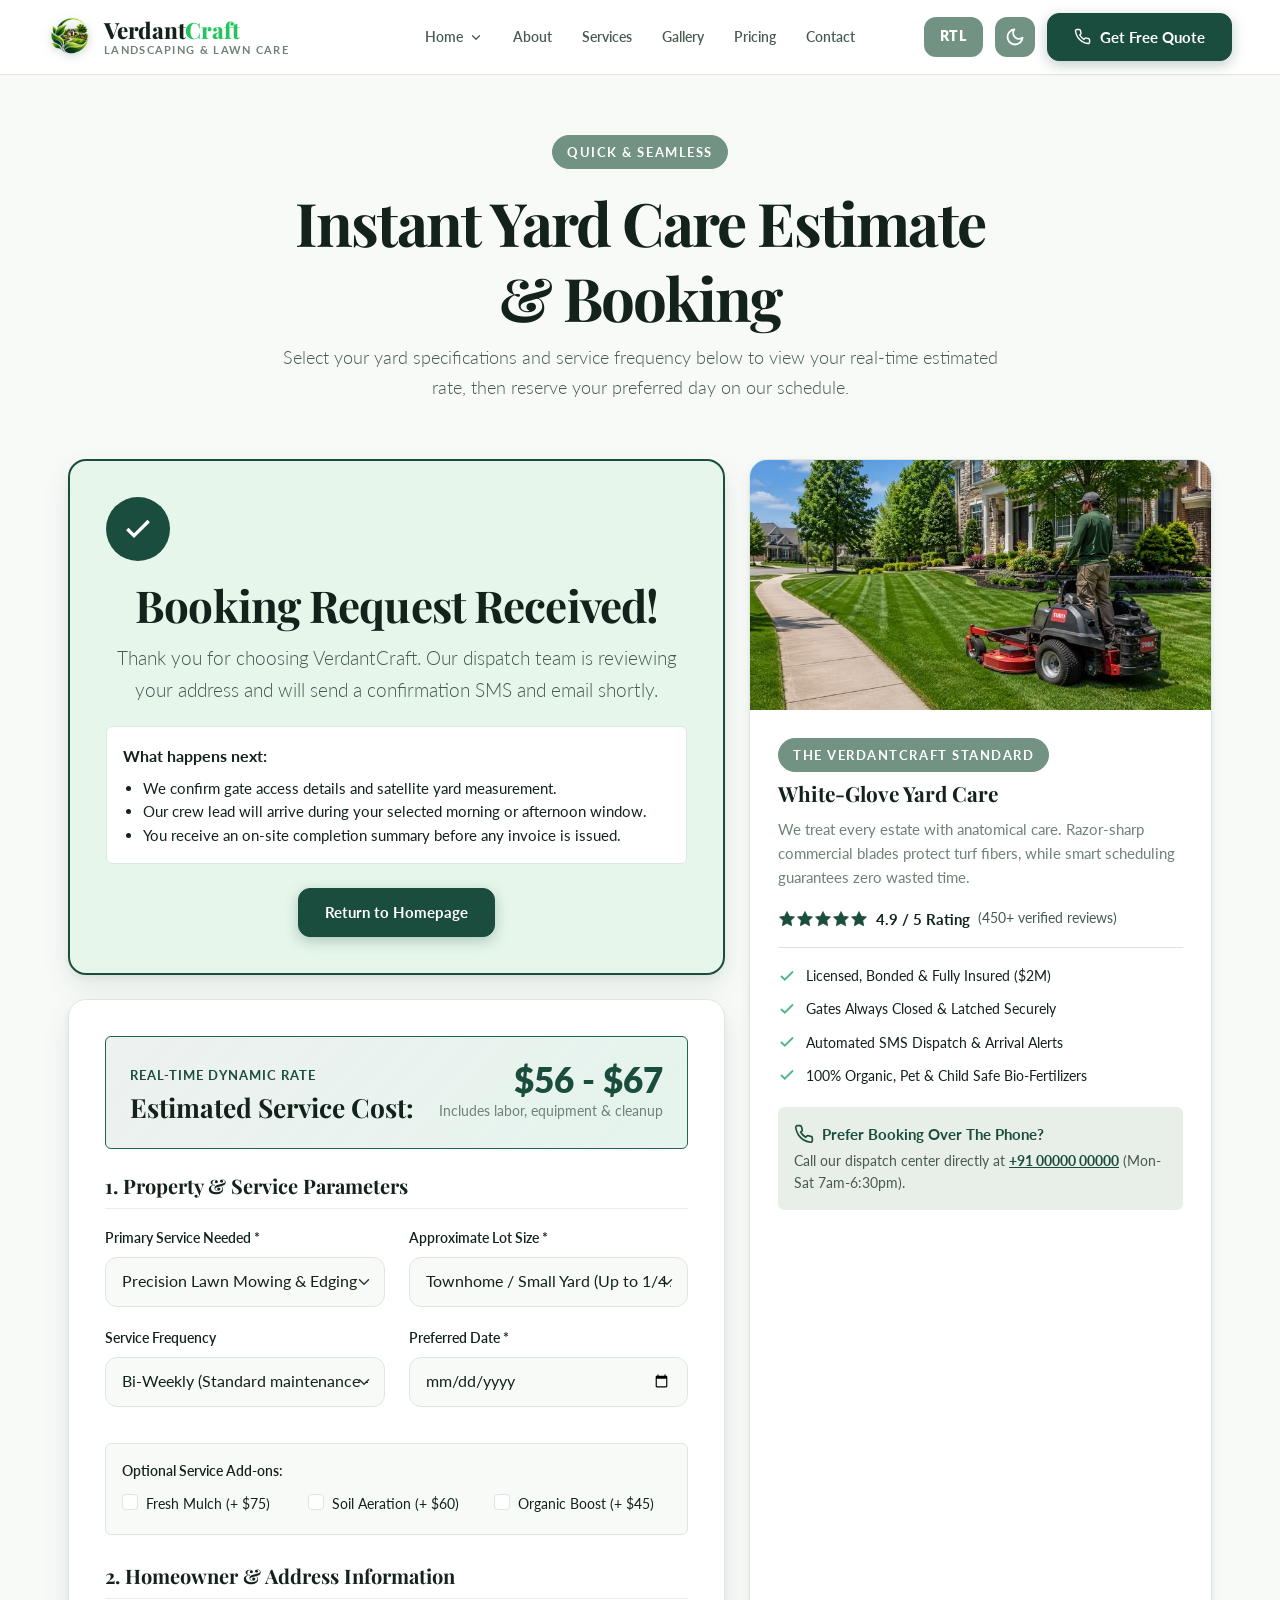
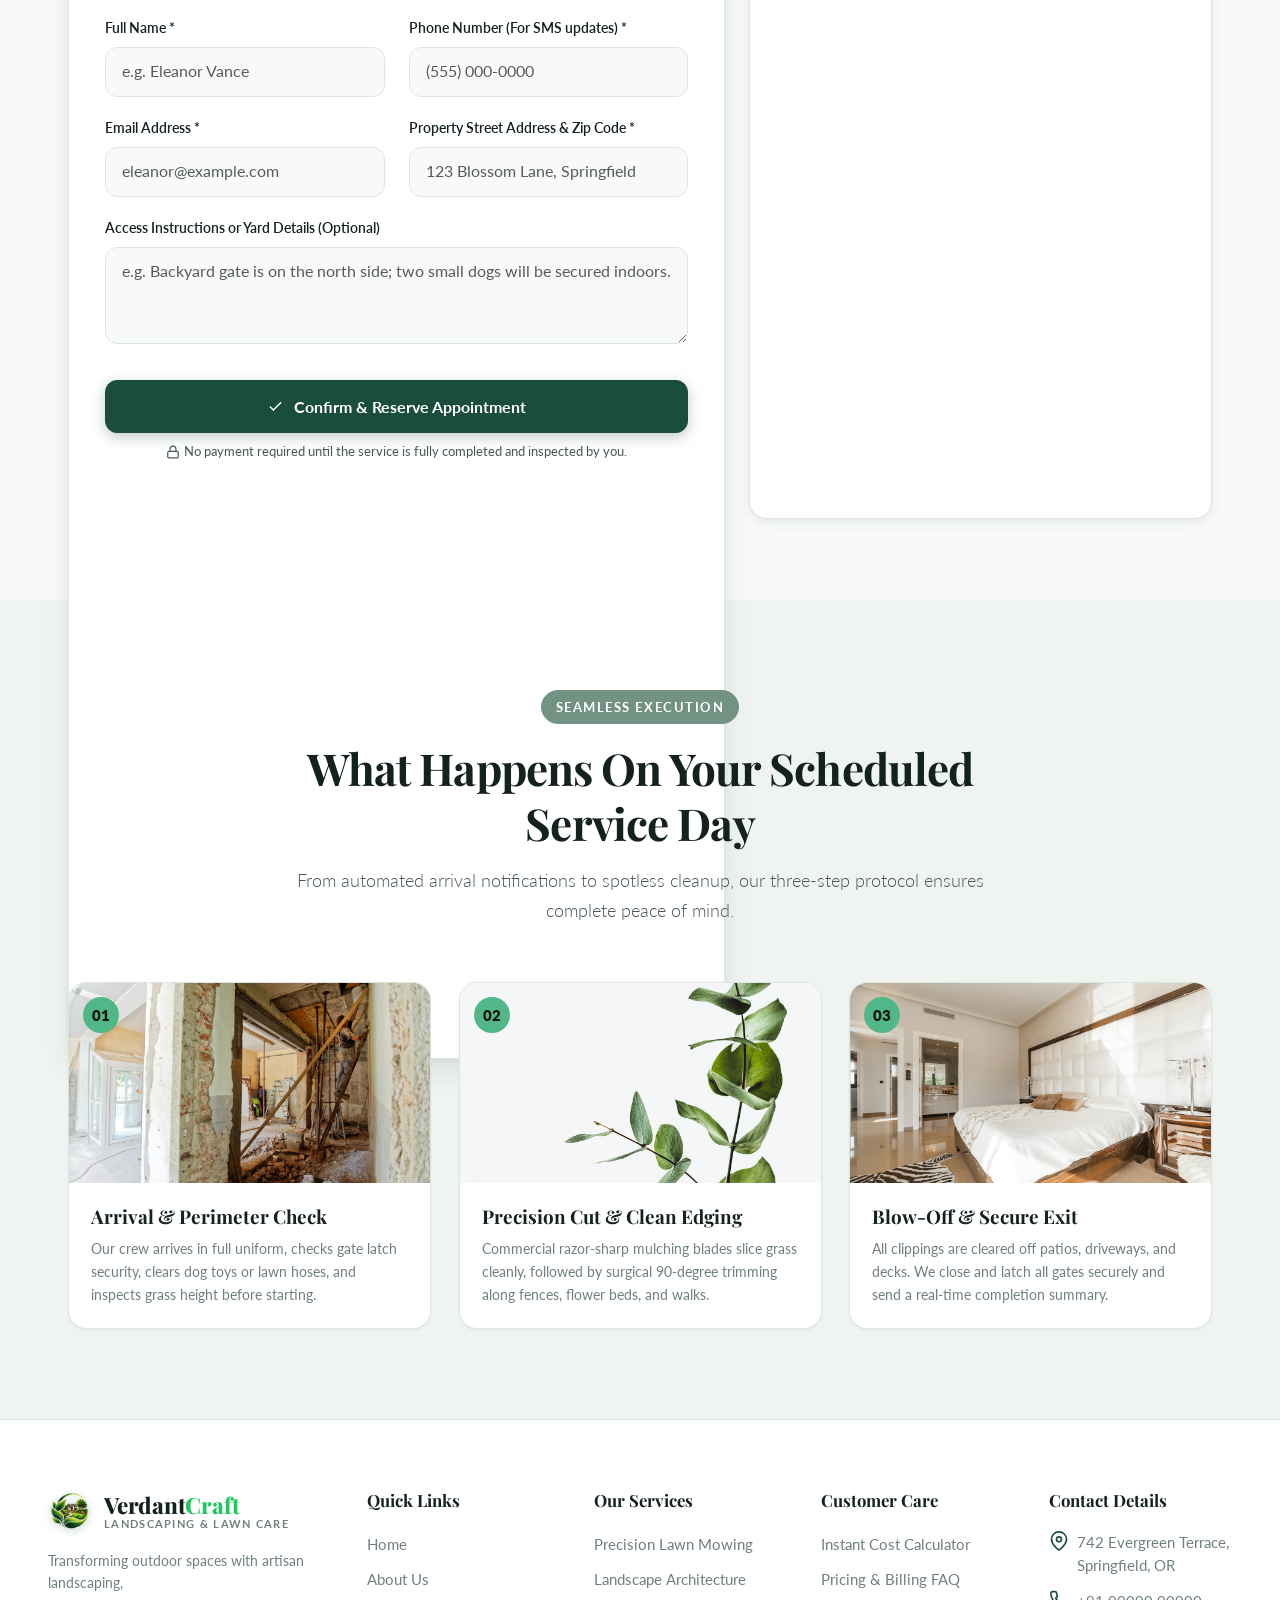
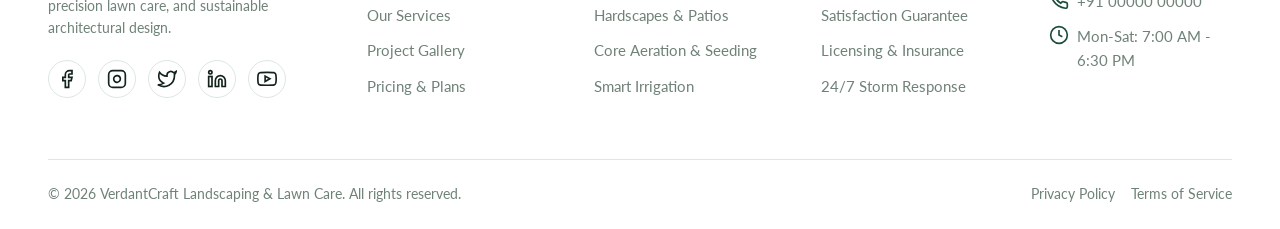
<file: book-now.html>
<!doctype html>
<html lang="en" dir="ltr" data-theme="light">
<head>
  <meta charset="utf-8">
  <meta name="viewport" content="width=device-width, initial-scale=1">
  <title>Instant Estimate &amp; Booking | VerdantCraft Landscaping</title>
  <meta name="description" content="Calculate an instant estimate and book your lawn mowing, landscape design, aeration, or seasonal cleanup online in under 60 seconds.">
  <meta name="color-scheme" content="light dark">

  <link rel="icon" href="favicon.ico" sizes="any">
  <link rel="icon" href="images/favicon.svg" type="image/svg+xml">
  <link rel="icon" type="image/png" sizes="16x16" href="images/favicon-16x16.png">
  <link rel="icon" type="image/png" sizes="32x32" href="images/favicon-32x32.png">
  <link rel="icon" type="image/png" sizes="48x48" href="images/favicon-48x48.png">
  <link rel="apple-touch-icon" href="images/apple-touch-icon.png">

  <link rel="preconnect" href="https://fonts.googleapis.com">
  <link rel="preconnect" href="https://fonts.gstatic.com" crossorigin>
  <link href="https://fonts.googleapis.com/css2?family=Lato:ital,wght@0,300;0,400;0,700;0,900;1,300;1,400;1,700&family=Playfair+Display:ital,wght@0,500;0,600;0,700;0,800;1,400;1,600&display=swap" rel="stylesheet">

  <link rel="stylesheet" href="bootstrap.min.css">
  <link rel="stylesheet" href="theme.css">
  <link rel="stylesheet" href="style.css">
  <link rel="stylesheet" href="booking.css">
  <link rel="stylesheet" href="responsive.css">
  <link rel="stylesheet" href="animations.css">

  <script src="config.js"></script>
  <script src="theme.js"></script>
  <script src="validation.js" defer></script>
  <script src="booking.js" defer></script>
  <script src="main.js" defer></script>
</head>
<body data-page="book-now.html">
  <a class="skip-link" href="#main">Skip to main content</a>

  <header class="site-header">
    <div class="container header-row">
      <a class="brand" href="index.html" aria-label="VerdantCraft Home">
        <div class="brand-logo-badge">
          <img src="images/logo-light.png" alt="VerdantCraft Logo" class="brand-logo-img theme-logo-light">
          <img src="images/logo-dark.png" alt="VerdantCraft Logo" class="brand-logo-img theme-logo-dark">
        </div>
        <div>
          <span class="brand-name">Verdant<span>Craft</span></span>
          <span class="brand-sub">LANDSCAPING &amp; LAWN CARE</span>
        </div>
      </a>

      <nav class="site-nav" id="main-nav" aria-label="Main Navigation">
        <div class="nav-item-dropdown">
          <a href="index.html" class="nav-link nav-dropdown-toggle" aria-haspopup="true" aria-expanded="false">
            <span>Home</span>
            <svg class="dropdown-chevron" viewBox="0 0 24 24" fill="none" stroke="currentColor" stroke-width="2.2" stroke-linecap="round" stroke-linejoin="round" aria-hidden="true"><polyline points="6 9 12 15 18 9"/></svg>
          </a>
          <div class="dropdown-menu-custom" role="menu">
            <a href="index.html" class="dropdown-item-custom" role="menuitem">
              <span class="dropdown-item-title">Home 1</span>
              <span class="dropdown-item-desc">Living Sanctuary (Residential)</span>
            </a>
            <a href="index-2.html" class="dropdown-item-custom" role="menuitem">
              <span class="dropdown-item-title">Home 2</span>
              <span class="dropdown-item-desc">Architectural Estates &amp; Commercial</span>
            </a>
          </div>
        </div>
        <a href="about.html" class="nav-link">About</a>
        <a href="services.html" class="nav-link">Services</a>
        <a href="gallery.html" class="nav-link">Gallery</a>
        <a href="pricing.html" class="nav-link">Pricing</a>
        <a href="contact.html" class="nav-link">Contact</a>
      </nav>

      <div class="header-actions">
        <button type="button" class="dir-btn direction-control" title="Click to change to RTL" aria-label="Toggle text direction">
          <span class="dir-text">RTL</span>
        </button>

        <button type="button" class="icon-btn theme-control" title="Switch theme" aria-label="Toggle dark mode">
          <svg class="nav-icon" viewBox="0 0 24 24" fill="none" stroke="currentColor" stroke-width="1.8">
            <circle cx="12" cy="12" r="4"/>
          </svg>
        </button>

        <a href="contact.html" class="btn btn-primary d-none d-sm-inline-flex">
          <svg class="icon" viewBox="0 0 24 24" fill="none" stroke="currentColor" stroke-width="2"><path d="M22 16.92v3a2 2 0 0 1-2.18 2 19.79 19.79 0 0 1-8.63-3.07 19.5 19.5 0 0 1-6-6 19.79 19.79 0 0 1-3.07-8.67A2 2 0 0 1 4.11 2h3a2 2 0 0 1 2 1.72 12.84 12.84 0 0 0 .7 2.81 2 2 0 0 1-.45 2.11L8.09 9.91a16 16 0 0 0 6 6l1.27-1.27a2 2 0 0 1 2.11-.45 12.84 12.84 0 0 0 2.81.7A2 2 0 0 1 22 16.92z"/></svg>
          <span>Get Free Quote</span>
        </a>

        <button type="button" class="menu-toggle" aria-label="Toggle navigation menu" aria-expanded="false">
          <svg class="nav-icon" viewBox="0 0 24 24" fill="none" stroke="currentColor" stroke-width="2.8" stroke-linecap="round"><line x1="3" y1="12" x2="21" y2="12"/><line x1="3" y1="6" x2="21" y2="6"/><line x1="3" y1="18" x2="21" y2="18"/></svg>
        </button>
      </div>
    </div>
  </header>

  <main id="main">
    <section class="section" style="padding: 60px 0 80px;">
      <div class="container">
        <div class="section-header text-center" data-reveal>
          <span class="eyebrow">Quick &amp; Seamless</span>
          <h1>Instant Yard Care Estimate &amp; Booking</h1>
          <p class="lead">
            Select your yard specifications and service frequency below to view your real-time estimated rate, then reserve your preferred day on our schedule.
          </p>
        </div>

        <div class="row g-4 align-items-stretch">
          <div class="col-lg-7">

            <div id="booking-success-message" class="form-card text-center mb-4" style="display:none; border:2px solid var(--primary, #1b4d3e); background:rgba(34, 197, 94, 0.08);" data-reveal>
              <div style="width:64px; height:64px; border-radius:50%; background:var(--primary, #1b4d3e); color:#ffffff; display:inline-flex; align-items:center; justify-content:center; margin-bottom:16px;">
                <svg class="icon-lg" viewBox="0 0 24 24" fill="none" stroke="currentColor" stroke-width="2.5"><polyline points="20 6 9 17 4 12"/></svg>
              </div>
              <h2 style="margin-bottom:10px;">Booking Request Received!</h2>
              <p class="lead" style="margin-bottom:20px;">
                Thank you for choosing VerdantCraft. Our dispatch team is reviewing your address and will send a confirmation SMS and email shortly.
              </p>
              <div class="p-3 mb-4 rounded" style="background:var(--bg-surface); border:1px solid var(--border-color); display:inline-block; text-align:left;">
                <strong>What happens next:</strong>
                <ul class="mb-0 mt-2" style="font-size:0.92rem; padding-left: 20px;">
                  <li>We confirm gate access details and satellite yard measurement.</li>
                  <li>Our crew lead will arrive during your selected morning or afternoon window.</li>
                  <li>You receive an on-site completion summary before any invoice is issued.</li>
                </ul>
              </div>
              <div>
                <a href="index.html" class="btn btn-primary">Return to Homepage</a>
              </div>
            </div>

            <div class="form-card h-100" data-reveal>
              <form id="lawn-booking-form" novalidate>

                <div class="p-4 mb-4 rounded" style="background: linear-gradient(135deg, rgba(27, 77, 62, 0.08), rgba(82, 183, 136, 0.15)); border: 1px solid var(--primary-light);">
                  <div class="d-flex justify-content-between align-items-center flex-wrap gap-2">
                    <div>
                      <span style="font-size: 0.82rem; font-weight:700; text-transform:uppercase; letter-spacing:0.08em; color:var(--primary);">Real-Time Dynamic Rate</span>
                      <h3 class="mb-0 mt-1" style="color:var(--text-main);">Estimated Service Cost:</h3>
                    </div>
                    <div class="text-end">
                      <div id="dynamic-estimate-val" style="font-size: 2.2rem; font-weight: 800; color: var(--primary); line-height: 1;">$65 - $85</div>
                      <small style="color:var(--text-muted);">Includes labor, equipment &amp; cleanup</small>
                    </div>
                  </div>
                </div>

                <h3 style="font-size:1.25rem; margin-bottom:18px; border-bottom:1px solid var(--border-light); padding-bottom:10px;">
                  1. Property &amp; Service Parameters
                </h3>

                <div class="row">
                  <div class="col-md-6 form-group">
                    <label for="book-service" class="form-label">Primary Service Needed *</label>
                    <select id="book-service" class="form-select" required>
                      <option value="mowing" selected>Precision Lawn Mowing &amp; Edging</option>
                      <option value="aeration-seeding">Core Aeration &amp; Overseeding</option>
                      <option value="cleanup">Seasonal Yard &amp; Leaf Cleanup</option>
                      <option value="irrigation">Sprinkler / Irrigation Tuneup</option>
                      <option value="design">Custom Landscape Design Consultation</option>
                    </select>
                  </div>

                  <div class="col-md-6 form-group">
                    <label for="book-yard-size" class="form-label">Approximate Lot Size *</label>
                    <select id="book-yard-size" class="form-select" required>
                      <option value="small" selected>Townhome / Small Yard (Up to 1/4 Acre)</option>
                      <option value="medium">Suburban Yard (1/4 to 1/2 Acre)</option>
                      <option value="large">Spacious Yard (1/2 to 1 Acre)</option>
                      <option value="estate">Large Estate (1+ Acres)</option>
                    </select>
                  </div>
                </div>

                <div class="row">
                  <div class="col-md-6 form-group">
                    <label for="book-frequency" class="form-label">Service Frequency</label>
                    <select id="book-frequency" class="form-select">
                      <option value="weekly">Weekly (Best looking turf - 15% discount)</option>
                      <option value="biweekly" selected>Bi-Weekly (Standard maintenance - 10% discount)</option>
                      <option value="onetime">One-Time Service Visit</option>
                    </select>
                  </div>

                  <div class="col-md-6 form-group">
                    <label for="book-date" class="form-label">Preferred Date *</label>
                    <input type="date" id="book-date" class="form-control" required>
                    <div class="form-error"></div>
                  </div>
                </div>

                <div class="form-group my-3 p-3 rounded" style="background:var(--bg-body); border:1px solid var(--border-color);">
                  <label class="form-label mb-2">Optional Service Add-ons:</label>
                  <div class="row g-2">
                    <div class="col-md-4">
                      <div class="form-check">
                        <input class="form-check-input" type="checkbox" id="addon-mulch">
                        <label class="form-check-label" for="addon-mulch" style="font-size:0.9rem;">
                          Fresh Mulch (+ $75)
                        </label>
                      </div>
                    </div>
                    <div class="col-md-4">
                      <div class="form-check">
                        <input class="form-check-input" type="checkbox" id="addon-aeration">
                        <label class="form-check-label" for="addon-aeration" style="font-size:0.9rem;">
                          Soil Aeration (+ $60)
                        </label>
                      </div>
                    </div>
                    <div class="col-md-4">
                      <div class="form-check">
                        <input class="form-check-input" type="checkbox" id="addon-fertilizer">
                        <label class="form-check-label" for="addon-fertilizer" style="font-size:0.9rem;">
                          Organic Boost (+ $45)
                        </label>
                      </div>
                    </div>
                  </div>
                </div>

                <h3 style="font-size:1.25rem; margin-top:28px; margin-bottom:18px; border-bottom:1px solid var(--border-light); padding-bottom:10px;">
                  2. Homeowner &amp; Address Information
                </h3>

                <div class="row">
                  <div class="col-md-6 form-group">
                    <label for="book-name" class="form-label">Full Name *</label>
                    <input type="text" id="book-name" class="form-control" placeholder="e.g. Eleanor Vance" required>
                    <div class="form-error"></div>
                  </div>

                  <div class="col-md-6 form-group">
                    <label for="book-phone" class="form-label">Phone Number (For SMS updates) *</label>
                    <input type="tel" id="book-phone" class="form-control" placeholder="(555) 000-0000" required>
                    <div class="form-error"></div>
                  </div>
                </div>

                <div class="row">
                  <div class="col-md-6 form-group">
                    <label for="book-email" class="form-label">Email Address *</label>
                    <input type="email" id="book-email" class="form-control" placeholder="eleanor@example.com" required>
                    <div class="form-error"></div>
                  </div>

                  <div class="col-md-6 form-group">
                    <label for="book-address" class="form-label">Property Street Address &amp; Zip Code *</label>
                    <input type="text" id="book-address" class="form-control" placeholder="123 Blossom Lane, Springfield" required>
                  </div>
                </div>

                <div class="form-group">
                  <label for="book-notes" class="form-label">Access Instructions or Yard Details (Optional)</label>
                  <textarea id="book-notes" class="form-control" rows="3" placeholder="e.g. Backyard gate is on the north side; two small dogs will be secured indoors."></textarea>
                </div>

                <div class="pt-3">
                  <button type="submit" class="btn btn-primary btn-lg w-100">
                    <svg class="icon" viewBox="0 0 24 24" fill="none" stroke="currentColor" stroke-width="2"><polyline points="20 6 9 17 4 12"/></svg>
                    <span>Confirm &amp; Reserve Appointment</span>
                  </button>
                  <p class="text-center text-muted mt-2 d-flex align-items-center justify-content-center gap-1" style="font-size:0.82rem;">
                    <svg class="icon" viewBox="0 0 24 24" fill="none" stroke="currentColor" stroke-width="2" style="width:14px;height:14px;display:inline-block;"><rect x="3" y="11" width="18" height="11" rx="2" ry="2"/><path d="M7 11V7a5 5 0 0 1 10 0v4"/></svg>
                    <span>No payment required until the service is fully completed and inspected by you.</span>
                  </p>
                </div>
              </form>
            </div>
          </div>

          <div class="col-lg-5" data-reveal="right">
            <div class="booking-trust-card">
              <img src="images/precision-mowing-stripes.jpg" alt="VerdantCraft professional precision mowing and lawn striping on manicured turf">
              <div class="booking-trust-body">
                <span class="eyebrow" style="margin-bottom:8px;">The VerdantCraft Standard</span>
                <h3 style="font-size:1.3rem; margin-bottom:12px;">White-Glove Yard Care</h3>
                <p style="font-size:0.92rem; color:var(--text-muted); margin-bottom:18px;">
                  We treat every estate with anatomical care. Razor-sharp commercial blades protect turf fibers, while smart scheduling guarantees zero wasted time.
                </p>

                <div class="d-flex align-items-center gap-2 mb-3 pb-3 border-bottom">
                  <div class="d-flex text-warning">
                    <svg class="icon text-primary" style="width:18px;height:18px;" viewBox="0 0 24 24" fill="currentColor"><path d="M12 2l3.09 6.26L22 9.27l-5 4.87 1.18 6.88L12 17.77l-6.18 3.25L7 14.14 2 9.27l6.91-1.01L12 2z"/></svg>
                    <svg class="icon text-primary" style="width:18px;height:18px;" viewBox="0 0 24 24" fill="currentColor"><path d="M12 2l3.09 6.26L22 9.27l-5 4.87 1.18 6.88L12 17.77l-6.18 3.25L7 14.14 2 9.27l6.91-1.01L12 2z"/></svg>
                    <svg class="icon text-primary" style="width:18px;height:18px;" viewBox="0 0 24 24" fill="currentColor"><path d="M12 2l3.09 6.26L22 9.27l-5 4.87 1.18 6.88L12 17.77l-6.18 3.25L7 14.14 2 9.27l6.91-1.01L12 2z"/></svg>
                    <svg class="icon text-primary" style="width:18px;height:18px;" viewBox="0 0 24 24" fill="currentColor"><path d="M12 2l3.09 6.26L22 9.27l-5 4.87 1.18 6.88L12 17.77l-6.18 3.25L7 14.14 2 9.27l6.91-1.01L12 2z"/></svg>
                    <svg class="icon text-primary" style="width:18px;height:18px;" viewBox="0 0 24 24" fill="currentColor"><path d="M12 2l3.09 6.26L22 9.27l-5 4.87 1.18 6.88L12 17.77l-6.18 3.25L7 14.14 2 9.27l6.91-1.01L12 2z"/></svg>
                  </div>
                  <strong style="font-size:0.95rem;">4.9 / 5 Rating</strong>
                  <span class="text-muted" style="font-size:0.85rem;">(450+ verified reviews)</span>
                </div>

                <ul class="pricing-features-list" style="margin:0 0 20px 0;">
                  <li><svg viewBox="0 0 24 24" fill="none" stroke="currentColor" stroke-width="2.5"><polyline points="20 6 9 17 4 12"/></svg> Licensed, Bonded &amp; Fully Insured ($2M)</li>
                  <li><svg viewBox="0 0 24 24" fill="none" stroke="currentColor" stroke-width="2.5"><polyline points="20 6 9 17 4 12"/></svg> Gates Always Closed &amp; Latched Securely</li>
                  <li><svg viewBox="0 0 24 24" fill="none" stroke="currentColor" stroke-width="2.5"><polyline points="20 6 9 17 4 12"/></svg> Automated SMS Dispatch &amp; Arrival Alerts</li>
                  <li><svg viewBox="0 0 24 24" fill="none" stroke="currentColor" stroke-width="2.5"><polyline points="20 6 9 17 4 12"/></svg> 100% Organic, Pet &amp; Child Safe Bio-Fertilizers</li>
                </ul>

                <div class="p-3 rounded" style="background:var(--accent-subtle);">
                  <div class="d-flex align-items-center gap-2 mb-1" style="font-weight:700; color:var(--primary); font-size:0.92rem;">
                    <svg class="icon" viewBox="0 0 24 24" fill="none" stroke="currentColor" stroke-width="2"><path d="M22 16.92v3a2 2 0 0 1-2.18 2 19.79 19.79 0 0 1-8.63-3.07 19.5 19.5 0 0 1-6-6 19.79 19.79 0 0 1-3.07-8.67A2 2 0 0 1 4.11 2h3a2 2 0 0 1 2 1.72 12.84 12.84 0 0 0 .7 2.81 2 2 0 0 1-.45 2.11L8.09 9.91a16 16 0 0 0 6 6l1.27-1.27a2 2 0 0 1 2.11-.45 12.84 12.84 0 0 0 2.81.7A2 2 0 0 1 22 16.92z"/></svg>
                    <span>Prefer Booking Over The Phone?</span>
                  </div>
                  <p class="mb-0" style="font-size:0.86rem; color:var(--text-secondary);">
                    Call our dispatch center directly at <a href="tel:+18005555296" style="color:var(--primary); font-weight:700;">+91 00000 00000</a> (Mon-Sat 7am-6:30pm).
                  </p>
                </div>
              </div>
            </div>
          </div>
        </div>
      </div>
    </section>

    <section class="section section-muted" aria-label="What to Expect on Service Day">
      <div class="container">
        <div class="section-header text-center" data-reveal>
          <span class="eyebrow">Seamless Execution</span>
          <h2>What Happens On Your Scheduled Service Day</h2>
          <p class="lead">From automated arrival notifications to spotless cleanup, our three-step protocol ensures complete peace of mind.</p>
        </div>

        <div class="service-steps-grid">

          <div class="service-step-card" data-reveal>
            <div class="service-step-img-wrap">
              <span class="service-step-num">01</span>
              <img src="images/photo-1517581177682-a085bb7ffb15.jpg" alt="Arrival and property perimeter walkthrough">
            </div>
            <div class="service-step-body">
              <h3 style="font-size:1.18rem; margin-bottom:8px;">Arrival &amp; Perimeter Check</h3>
              <p style="font-size:0.9rem; color:var(--text-muted); margin:0;">
                Our crew arrives in full uniform, checks gate latch security, clears dog toys or lawn hoses, and inspects grass height before starting.
              </p>
            </div>
          </div>

          <div class="service-step-card" data-reveal>
            <div class="service-step-img-wrap">
              <span class="service-step-num">02</span>
              <img src="images/photo-1533038590840-1cde6e668a91.jpg" alt="Sharp-blade precision lawn mowing and line edging">
            </div>
            <div class="service-step-body">
              <h3 style="font-size:1.18rem; margin-bottom:8px;">Precision Cut &amp; Clean Edging</h3>
              <p style="font-size:0.9rem; color:var(--text-muted); margin:0;">
                Commercial razor-sharp mulching blades slice grass cleanly, followed by surgical 90-degree trimming along fences, flower beds, and walks.
              </p>
            </div>
          </div>

          <div class="service-step-card" data-reveal>
            <div class="service-step-img-wrap">
              <span class="service-step-num">03</span>
              <img src="images/photo-1512918728675-ed5a9ecdebfd.jpg" alt="Hard surface blowoff and final property inspection">
            </div>
            <div class="service-step-body">
              <h3 style="font-size:1.18rem; margin-bottom:8px;">Blow-Off &amp; Secure Exit</h3>
              <p style="font-size:0.9rem; color:var(--text-muted); margin:0;">
                All clippings are cleared off patios, driveways, and decks. We close and latch all gates securely and send a real-time completion summary.
              </p>
            </div>
          </div>
        </div>
      </div>
    </section>
  </main>

  <footer class="site-footer">
    <div class="container">
      <div class="footer-grid">
        <div class="footer-about">
          <a class="brand" href="index.html" style="margin-bottom: 16px;" aria-label="VerdantCraft Home">
            <div class="brand-logo-badge">
              <img src="images/logo-light.png" alt="VerdantCraft Logo" class="brand-logo-img theme-logo-light">
              <img src="images/logo-dark.png" alt="VerdantCraft Logo" class="brand-logo-img theme-logo-dark">
            </div>
            <div>
              <span class="brand-name">Verdant<span>Craft</span></span>
              <span class="brand-sub">LANDSCAPING &amp; LAWN CARE</span>
            </div>
          </a>
          <p>Transforming outdoor spaces with artisan landscaping,<br>precision lawn care, and sustainable architectural design.</p>
          <div class="footer-social-links">
            <a href="https://facebook.com" aria-label="Facebook"><svg class="icon" viewBox="0 0 24 24" fill="none" stroke="currentColor" stroke-width="2"><path d="M18 2h-3a5 5 0 0 0-5 5v3H7v4h3v8h4v-8h3l1-4h-4V7a1 1 0 0 1 1-1h3z"/></svg></a>
            <a href="https://instagram.com" aria-label="Instagram"><svg class="icon" viewBox="0 0 24 24" fill="none" stroke="currentColor" stroke-width="2"><rect x="2" y="2" width="20" height="20" rx="5" ry="5"/><path d="M16 11.37A4 4 0 1 1 12.63 8 4 4 0 0 1 16 11.37z"/><line x1="17.5" y1="6.5" x2="17.51" y2="6.5"/></svg></a>
            <a href="https://x.com" aria-label="X (Twitter)"><svg class="icon" viewBox="0 0 24 24" fill="none" stroke="currentColor" stroke-width="2"><path d="M23 3a10.9 10.9 0 0 1-3.14 1.53 4.48 4.48 0 0 0-7.86 3v1A10.66 10.66 0 0 1 3 4s-4 9 5 13a11.64 11.64 0 0 1-7 2c9 5 20 0 20-11.5a4.5 4.5 0 0 0-.08-.83A7.72 7.72 0 0 0 23 3z"/></svg></a>
            <a href="https://linkedin.com" aria-label="LinkedIn"><svg class="icon" viewBox="0 0 24 24" fill="none" stroke="currentColor" stroke-width="2"><path d="M16 8a6 6 0 0 1 6 6v7h-4v-7a2 2 0 0 0-2-2 2 2 0 0 0-2 2v7h-4v-7a6 6 0 0 1 6-6z"/><rect x="2" y="9" width="4" height="12"/><circle cx="4" cy="4" r="2"/></svg></a>
            <a href="https://youtube.com" aria-label="YouTube"><svg class="icon" viewBox="0 0 24 24" fill="none" stroke="currentColor" stroke-width="2"><path d="M22.54 6.42a2.78 2.78 0 0 0-1.94-2C18.88 4 12 4 12 4s-6.88 0-8.6.46a2.78 2.78 0 0 0-1.94 2A29 29 0 0 0 1 11.75a29 29 0 0 0 .46 5.33A2.78 2.78 0 0 0 3.4 19c1.72.46 8.6.46 8.6.46s6.88 0 8.6-.46a2.78 2.78 0 0 0 1.94-2 29 29 0 0 0 .46-5.25 29 29 0 0 0-.46-5.33z"/><polygon points="9.75 15.02 15.5 11.75 9.75 8.48 9.75 15.02"/></svg></a>
          </div>
        </div>

        <div class="footer-col">
          <h4>Quick Links</h4>
          <ul class="footer-links">
            <li><a href="index.html">Home</a></li>
            <li><a href="about.html">About Us</a></li>
            <li><a href="services.html">Our Services</a></li>
            <li><a href="gallery.html">Project Gallery</a></li>
            <li><a href="pricing.html">Pricing &amp; Plans</a></li>
          </ul>
        </div>

        <div class="footer-col">
          <h4>Our Services</h4>
          <ul class="footer-links">
            <li><a href="service-detail.html?service=mowing">Precision Lawn Mowing</a></li>
            <li><a href="service-detail.html?service=design">Landscape Architecture</a></li>
            <li><a href="service-detail.html?service=hardscapes">Hardscapes &amp; Patios</a></li>
            <li><a href="service-detail.html?service=aeration">Core Aeration &amp; Seeding</a></li>
            <li><a href="service-detail.html?service=irrigation">Smart Irrigation</a></li>
          </ul>
        </div>

        <div class="footer-col">
          <h4>Customer Care</h4>
          <ul class="footer-links">
            <li><a href="pricing.html#calculator">Instant Cost Calculator</a></li>
            <li><a href="pricing.html#faq">Pricing &amp; Billing FAQ</a></li>
            <li><a href="about.html#values">Satisfaction Guarantee</a></li>
            <li><a href="about.html#accreditations">Licensing &amp; Insurance</a></li>
            <li><a href="contact.html#emergency">24/7 Storm Response</a></li>
          </ul>
        </div>

        <div class="footer-col">
          <h4>Contact Details</h4>
          <ul class="footer-links footer-contact-list">
            <li style="display:flex; gap:8px; margin-bottom:12px;">
              <svg class="icon" viewBox="0 0 24 24" fill="none" stroke="currentColor" stroke-width="2"><path d="M21 10c0 7-9 13-9 13s-9-6-9-13a9 9 0 0 1 18 0z"/><circle cx="12" cy="10" r="3"/></svg>
              <span>742 Evergreen Terrace, Springfield, OR</span>
            </li>
            <li style="display:flex; gap:8px; margin-bottom:12px;">
              <svg class="icon" viewBox="0 0 24 24" fill="none" stroke="currentColor" stroke-width="2"><path d="M22 16.92v3a2 2 0 0 1-2.18 2 19.79 19.79 0 0 1-8.63-3.07 19.5 19.5 0 0 1-6-6 19.79 19.79 0 0 1-3.07-8.67A2 2 0 0 1 4.11 2h3a2 2 0 0 1 2 1.72 12.84 12.84 0 0 0 .7 2.81 2 2 0 0 1-.45 2.11L8.09 9.91a16 16 0 0 0 6 6l1.27-1.27a2 2 0 0 1 2.11-.45 12.84 12.84 0 0 0 2.81.7A2 2 0 0 1 22 16.92z"/></svg>
              <span>+91 00000 00000</span>
            </li>
            <li style="display:flex; gap:8px;">
              <svg class="icon" viewBox="0 0 24 24" fill="none" stroke="currentColor" stroke-width="2"><circle cx="12" cy="12" r="10"/><polyline points="12 6 12 12 16 14"/></svg>
              <span>Mon-Sat: 7:00 AM - 6:30 PM</span>
            </li>
          </ul>
        </div>
      </div>

      <div class="footer-bottom">
        <div>&copy; 2026 VerdantCraft Landscaping &amp; Lawn Care. All rights reserved.</div>
        <div class="d-flex gap-3">
          <a href="#">Privacy Policy</a>
          <a href="#">Terms of Service</a>
        </div>
      </div>
    </div>
  </footer>
</body>
</html>
</file>
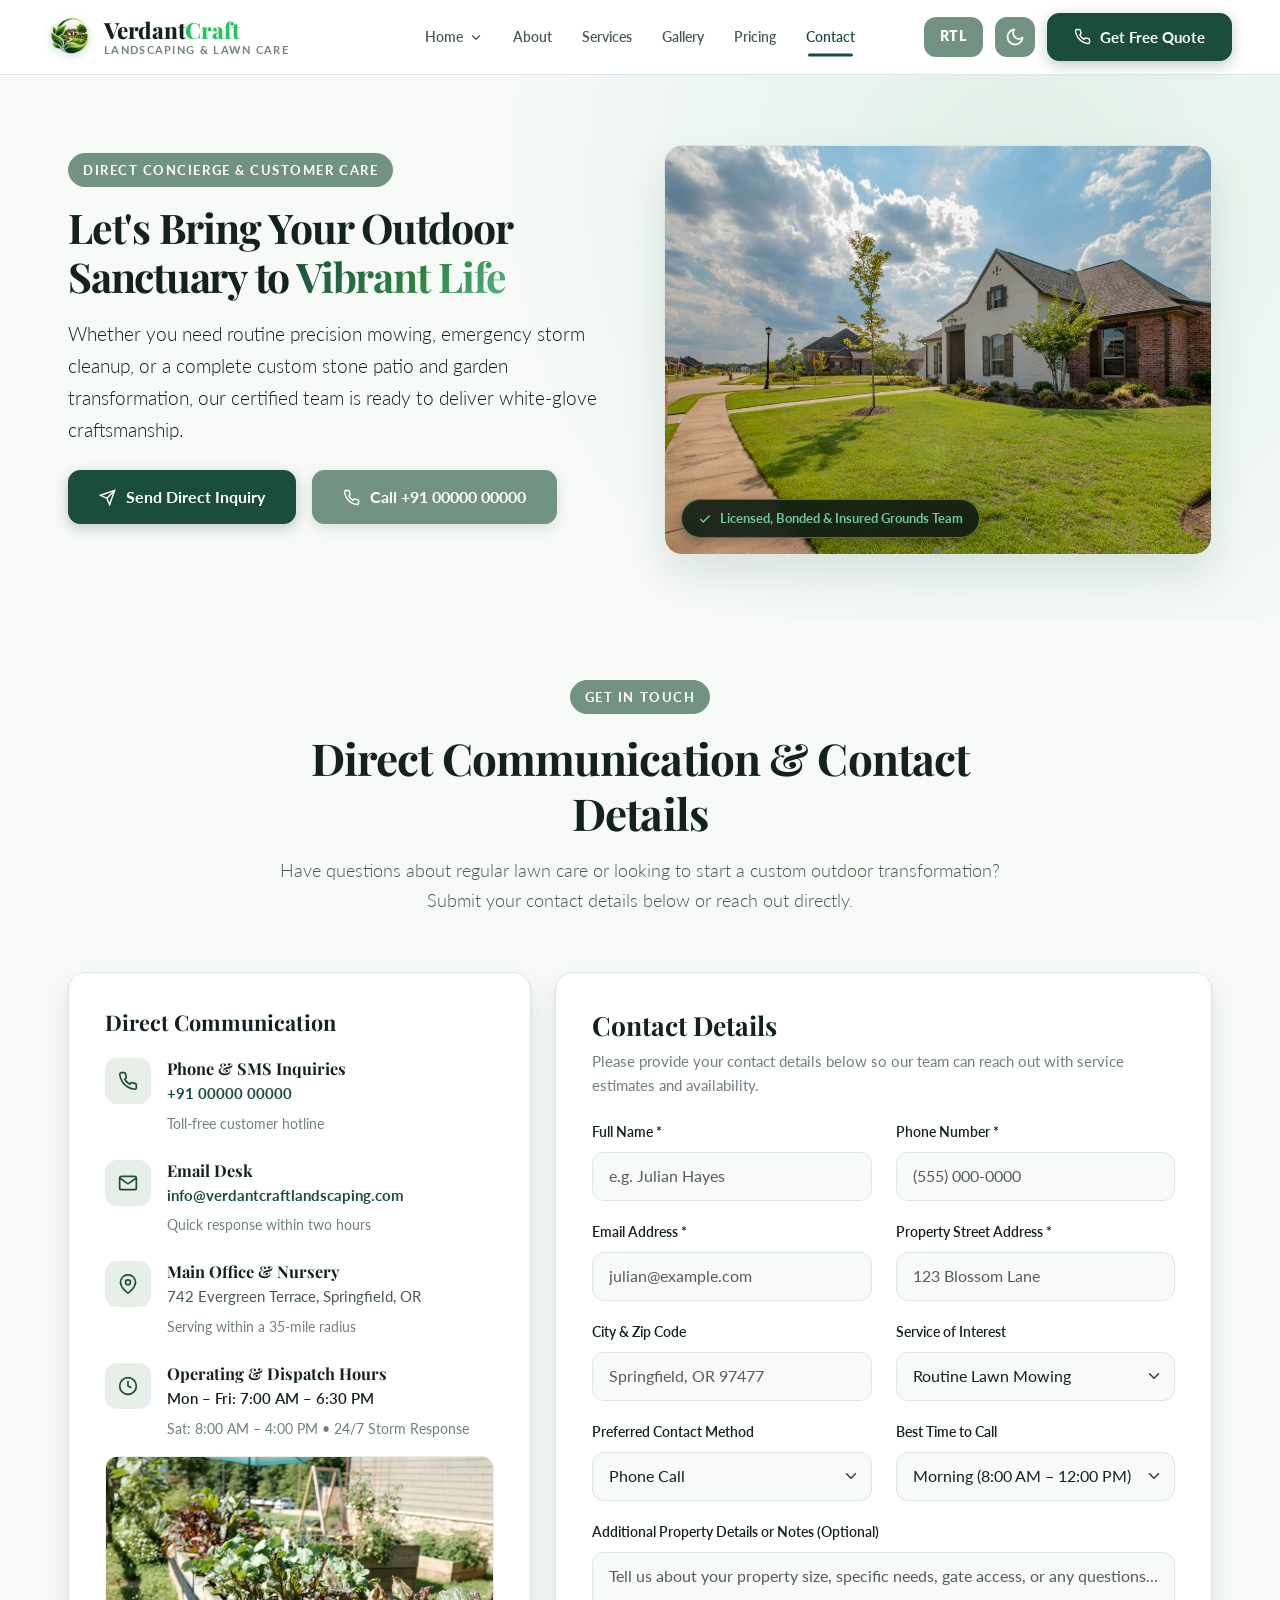
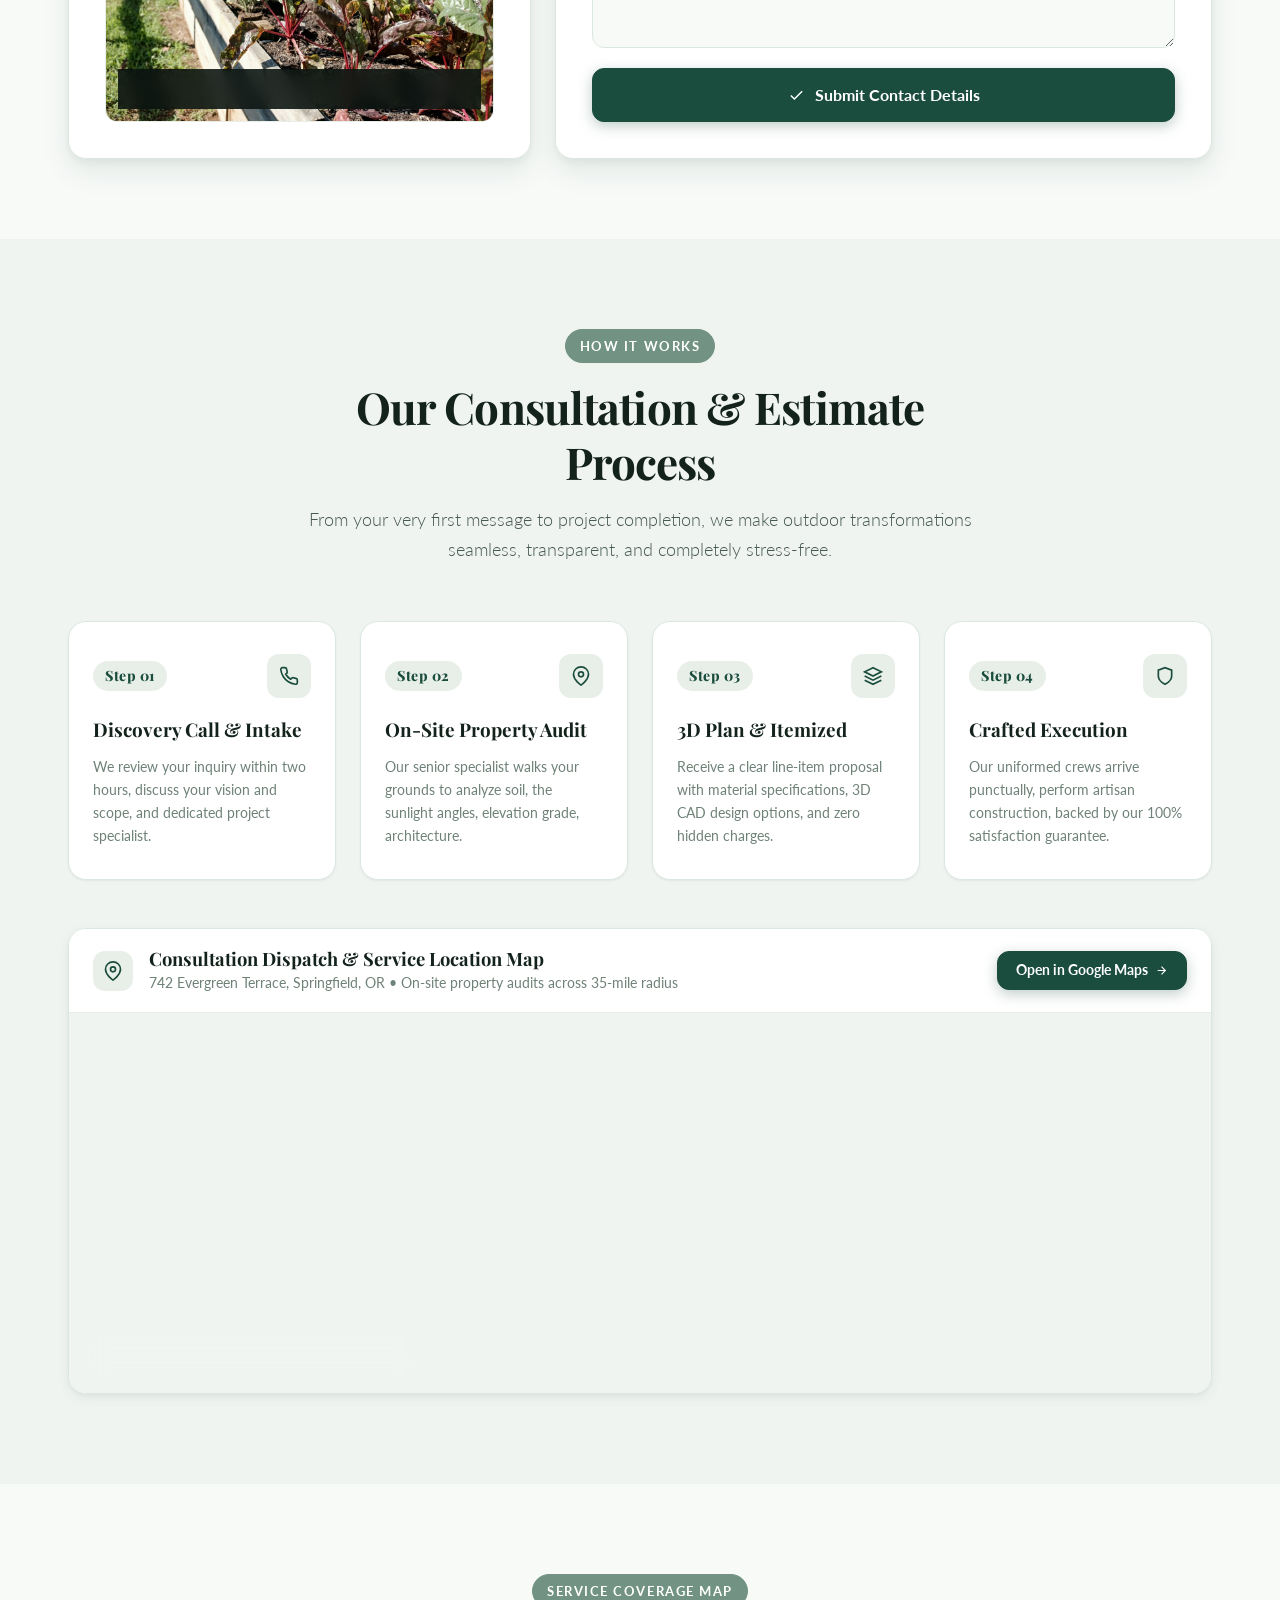
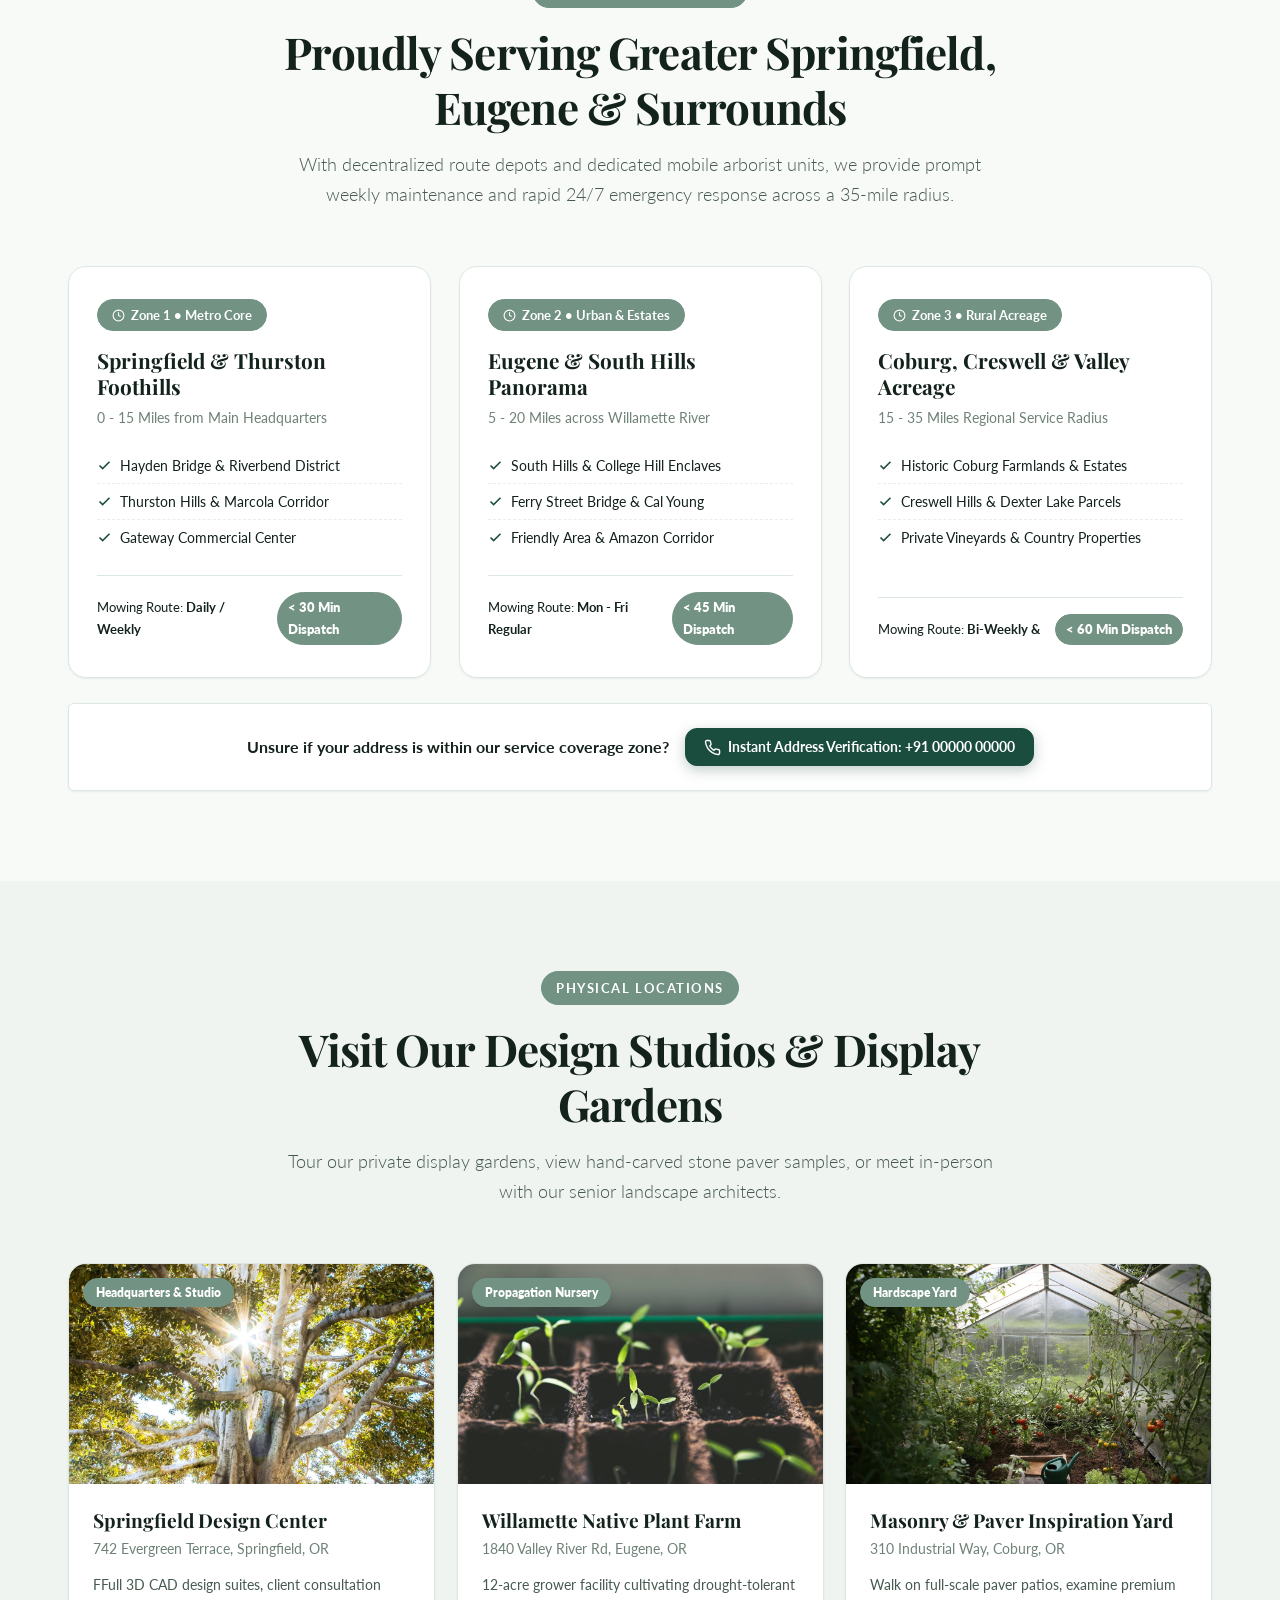
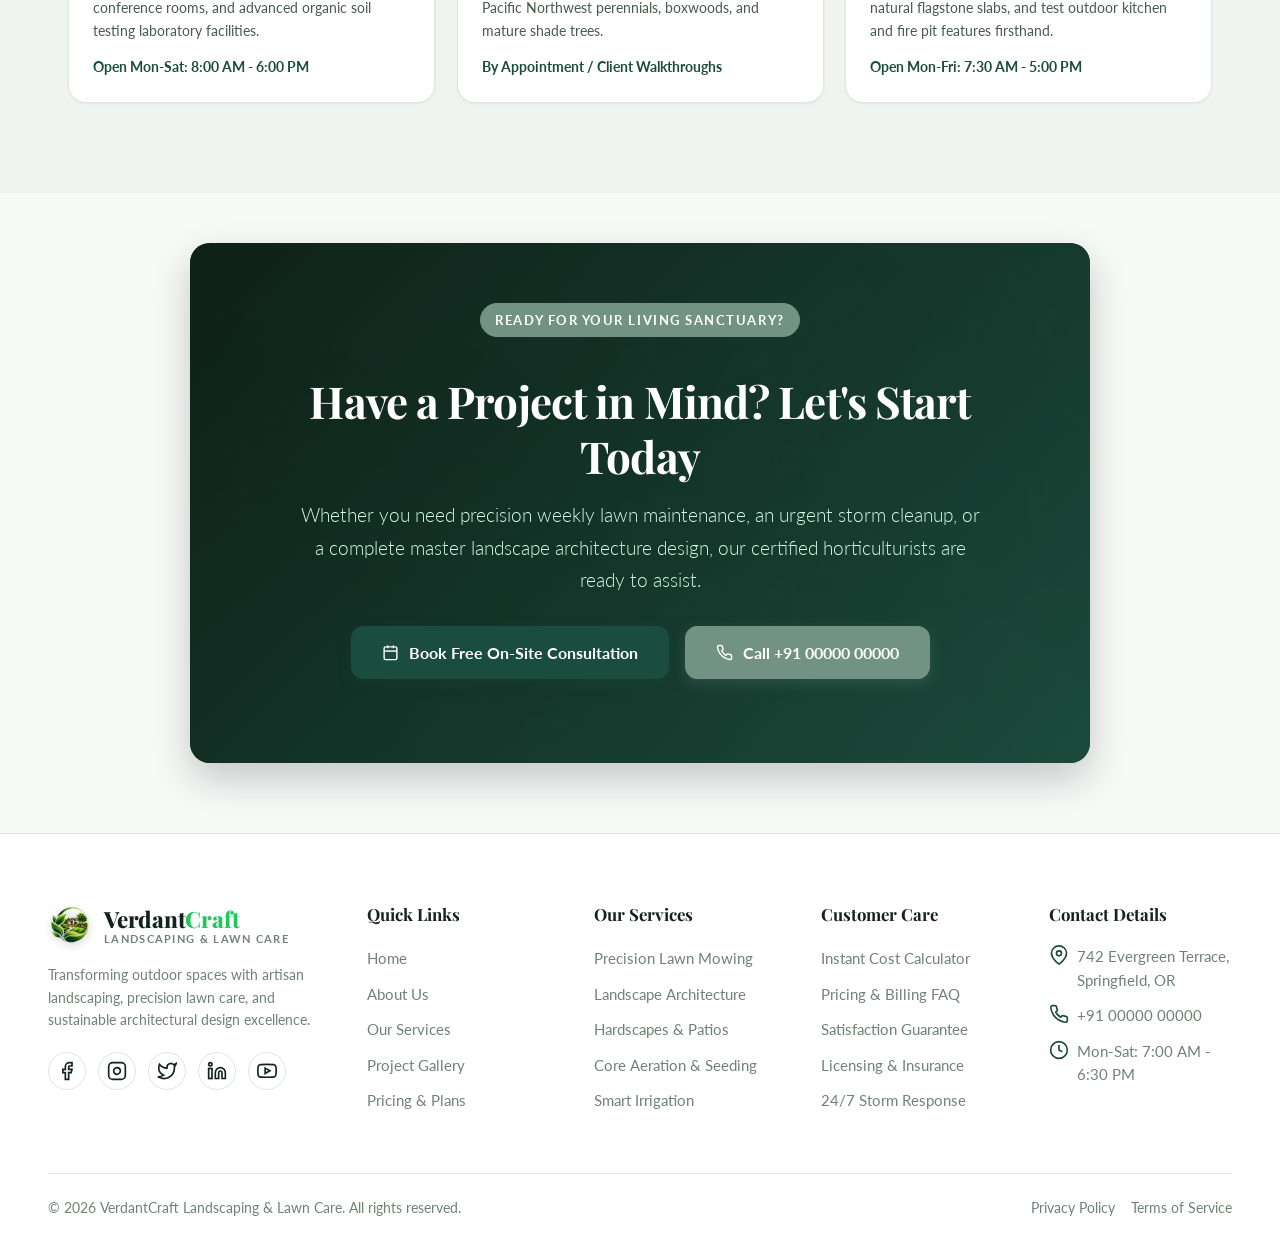
<file: contact.html>
﻿<!doctype html>
<html lang="en" dir="ltr" data-theme="light">
<head>
  <meta charset="utf-8">
  <meta name="viewport" content="width=device-width, initial-scale=1">
  <title>Contact Us | VerdantCraft Landscaping &amp; Lawn Care</title>
  <meta name="description" content="Reach our customer care team, request a free in-person estimate, or report urgent storm fallen tree emergencies.">
  <meta name="color-scheme" content="light dark">

  <link rel="icon" href="favicon.ico" sizes="any">
  <link rel="icon" href="images/favicon.svg" type="image/svg+xml">
  <link rel="icon" type="image/png" sizes="16x16" href="images/favicon-16x16.png">
  <link rel="icon" type="image/png" sizes="32x32" href="images/favicon-32x32.png">
  <link rel="icon" type="image/png" sizes="48x48" href="images/favicon-48x48.png">
  <link rel="apple-touch-icon" href="images/apple-touch-icon.png">

  <link rel="preconnect" href="https://fonts.googleapis.com">
  <link rel="preconnect" href="https://fonts.gstatic.com" crossorigin>
  <link href="https://fonts.googleapis.com/css2?family=Lato:ital,wght@0,300;0,400;0,700;0,900;1,300;1,400;1,700&family=Playfair+Display:ital,wght@0,500;0,600;0,700;0,800;1,400;1,600&display=swap" rel="stylesheet">

  <link rel="stylesheet" href="bootstrap.min.css">
  <link rel="stylesheet" href="theme.css">
  <link rel="stylesheet" href="style.css">
  <link rel="stylesheet" href="contact.css">
  <link rel="stylesheet" href="responsive.css">
  <link rel="stylesheet" href="animations.css">

  <script src="config.js"></script>
  <script src="theme.js"></script>
  <script src="validation.js" defer></script>
  <script src="main.js" defer></script>
</head>
<body data-page="contact.html">
  <a class="skip-link" href="#main">Skip to main content</a>

  <header class="site-header">
    <div class="container header-row">
      <a class="brand" href="index.html" aria-label="VerdantCraft Home">
        <div class="brand-logo-badge">
          <img src="images/logo-light.png" alt="VerdantCraft Logo" class="brand-logo-img theme-logo-light">
          <img src="images/logo-dark.png" alt="VerdantCraft Logo" class="brand-logo-img theme-logo-dark">
        </div>
        <div>
          <span class="brand-name">Verdant<span>Craft</span></span>
          <span class="brand-sub">LANDSCAPING &amp; LAWN CARE</span>
        </div>
      </a>

      <nav class="site-nav" id="main-nav" aria-label="Main Navigation">
        <div class="nav-item-dropdown">
          <a href="index.html" class="nav-link nav-dropdown-toggle" aria-haspopup="true" aria-expanded="false">
            <span>Home</span>
            <svg class="dropdown-chevron" viewBox="0 0 24 24" fill="none" stroke="currentColor" stroke-width="2.2" stroke-linecap="round" stroke-linejoin="round" aria-hidden="true"><polyline points="6 9 12 15 18 9"/></svg>
          </a>
          <div class="dropdown-menu-custom" role="menu">
            <a href="index.html" class="dropdown-item-custom" role="menuitem">
              <span class="dropdown-item-title">Home 1</span>
              <span class="dropdown-item-desc">Living Sanctuary (Residential)</span>
            </a>
            <a href="index-2.html" class="dropdown-item-custom" role="menuitem">
              <span class="dropdown-item-title">Home 2</span>
              <span class="dropdown-item-desc">Architectural Estates &amp; Commercial</span>
            </a>
          </div>
        </div>
        <a href="about.html" class="nav-link">About</a>
        <a href="services.html" class="nav-link">Services</a>
        <a href="gallery.html" class="nav-link">Gallery</a>
        <a href="pricing.html" class="nav-link">Pricing</a>
        <a href="contact.html" class="nav-link active">Contact</a>
      </nav>

      <div class="header-actions">
        <button type="button" class="dir-btn direction-control" title="Click to change to RTL" aria-label="Toggle text direction">
          <span class="dir-text">RTL</span>
        </button>

        <button type="button" class="icon-btn theme-control" title="Switch theme" aria-label="Toggle dark mode">
          <svg class="nav-icon" viewBox="0 0 24 24" fill="none" stroke="currentColor" stroke-width="1.8">
            <circle cx="12" cy="12" r="4"/>
          </svg>
        </button>

        <a href="contact.html#contact-form-section" class="btn btn-primary d-none d-sm-inline-flex">
          <svg class="icon" viewBox="0 0 24 24" fill="none" stroke="currentColor" stroke-width="2"><path d="M22 16.92v3a2 2 0 0 1-2.18 2 19.79 19.79 0 0 1-8.63-3.07 19.5 19.5 0 0 1-6-6 19.79 19.79 0 0 1-3.07-8.67A2 2 0 0 1 4.11 2h3a2 2 0 0 1 2 1.72 12.84 12.84 0 0 0 .7 2.81 2 2 0 0 1-.45 2.11L8.09 9.91a16 16 0 0 0 6 6l1.27-1.27a2 2 0 0 1 2.11-.45 12.84 12.84 0 0 0 2.81.7A2 2 0 0 1 22 16.92z"/></svg>
          <span>Get Free Quote</span>
        </a>

        <button type="button" class="menu-toggle" aria-label="Toggle navigation menu" aria-expanded="false">
          <svg class="nav-icon" viewBox="0 0 24 24" fill="none" stroke="currentColor" stroke-width="2.8" stroke-linecap="round"><line x1="3" y1="12" x2="21" y2="12"/><line x1="3" y1="6" x2="21" y2="6"/><line x1="3" y1="18" x2="21" y2="18"/></svg>
        </button>
      </div>
    </div>
  </header>

  <main id="main">

    <section class="section contact-hero-section" style="padding: 70px 0 65px; background: radial-gradient(circle at 80% 20%, rgba(82, 183, 136, 0.15), transparent 50%);">
      <div class="container">
        <div class="row align-items-center g-5">

          <div class="col-lg-6" data-reveal="left">
            <span class="eyebrow">Direct Concierge &amp; Customer Care</span>
            <h1 style="font-size: clamp(2.2rem, 3.2vw, 3rem); line-height: 1.18; margin-bottom: 18px;">
              Let's Bring Your Outdoor Sanctuary to <span class="text-gradient">Vibrant Life</span>
            </h1>
            <p class="lead" style="margin-bottom: 24px; color: var(--text-main);">
              Whether you need routine precision mowing, emergency storm cleanup, or a complete custom stone patio and garden transformation, our certified team is ready to deliver white-glove craftsmanship.
            </p>
            <div class="d-flex flex-wrap gap-3 mb-4">
              <a href="#contact-form-section" class="btn btn-primary btn-lg">
                <svg class="icon" viewBox="0 0 24 24" fill="none" stroke="currentColor" stroke-width="2"><line x1="22" y1="2" x2="11" y2="13"/><polygon points="22 2 15 22 11 13 2 9 22 2"/></svg>
                <span>Send Direct Inquiry</span>
              </a>
              <a href="tel:+18005555296" class="btn btn-secondary btn-lg">
                <svg class="icon" viewBox="0 0 24 24" fill="none" stroke="currentColor" stroke-width="2"><path d="M22 16.92v3a2 2 0 0 1-2.18 2 19.79 19.79 0 0 1-8.63-3.07 19.5 19.5 0 0 1-6-6 19.79 19.79 0 0 1-3.07-8.67A2 2 0 0 1 4.11 2h3a2 2 0 0 1 2 1.72 12.84 12.84 0 0 0 .7 2.81 2 2 0 0 1-.45 2.11L8.09 9.91a16 16 0 0 0 6 6l1.27-1.27a2 2 0 0 1 2.11-.45 12.84 12.84 0 0 0 2.81.7A2 2 0 0 1 22 16.92z"/></svg>
                <span>Call +91 00000 00000</span>
              </a>
            </div>

          </div>

          <div class="col-lg-6" data-reveal="right">
            <div class="contact-hero-img-wrap">
              <img src="images/photo-1592595896551-12b371d546d5.jpg" alt="Welcoming landscaped residential estate front entrance with stone walkway and vibrant flowers" class="contact-hero-img" loading="lazy">
              <div class="contact-hero-floating-badge">
                <svg class="icon" viewBox="0 0 24 24" fill="none" stroke="currentColor" stroke-width="2.5"><polyline points="20 6 9 17 4 12"/></svg>
                <span>Licensed, Bonded &amp; Insured Grounds Team</span>
              </div>
            </div>
          </div>
        </div>
      </div>
    </section>

    <section id="contact-form-section" class="section" style="padding: 60px 0 80px;">
      <div class="container">
        <div class="section-header text-center" data-reveal>
          <span class="eyebrow">Get In Touch</span>
          <h2>Direct Communication &amp; Contact Details</h2>
          <p class="lead">
            Have questions about regular lawn care or looking to start a custom outdoor transformation? Submit your contact details below or reach out directly.
          </p>
        </div>

        <div class="row g-4 justify-content-center align-items-stretch">

          <div class="col-lg-5 d-flex flex-column" data-reveal="left">
            <div class="contact-info-card">
              <h3 style="font-size:1.35rem; margin-bottom:22px;">Direct Communication</h3>

              <div class="d-flex align-items-start gap-3 mb-4">
                <div class="contact-icon-bubble">
                  <svg class="icon" viewBox="0 0 24 24" fill="none" stroke="currentColor" stroke-width="2"><path d="M22 16.92v3a2 2 0 0 1-2.18 2 19.79 19.79 0 0 1-8.63-3.07 19.5 19.5 0 0 1-6-6 19.79 19.79 0 0 1-3.07-8.67A2 2 0 0 1 4.11 2h3a2 2 0 0 1 2 1.72 12.84 12.84 0 0 0 .7 2.81 2 2 0 0 1-.45 2.11L8.09 9.91a16 16 0 0 0 6 6l1.27-1.27a2 2 0 0 1 2.11-.45 12.84 12.84 0 0 0 2.81.7A2 2 0 0 1 22 16.92z"/></svg>
                </div>
                <div>
                  <h4 style="font-size:1.02rem; margin:0 0 4px;">Phone &amp; SMS Inquiries</h4>
                  <p class="mb-1" style="font-size:0.92rem;"><a href="tel:+18005555296" style="color:var(--primary); font-weight:700; text-decoration:none;">+91 00000 00000</a></p>
                  <small style="color:var(--text-muted);">Toll-free customer hotline</small>
                </div>
              </div>

              <div class="d-flex align-items-start gap-3 mb-4">
                <div class="contact-icon-bubble">
                  <svg class="icon" viewBox="0 0 24 24" fill="none" stroke="currentColor" stroke-width="2"><path d="M4 4h16c1.1 0 2 .9 2 2v12c0 1.1-.9 2-2 2H4c-1.1 0-2-.9-2-2V6c0-1.1.9-2 2-2z"/><polyline points="22,6 12,13 2,6"/></svg>
                </div>
                <div>
                  <h4 style="font-size:1.02rem; margin:0 0 4px;">Email Desk</h4>
                  <p class="mb-1" style="font-size:0.92rem;"><a href="mailto:info@verdantcraftlandscaping.com" style="color:var(--primary); font-weight:700; text-decoration:none;">info@verdantcraftlandscaping.com</a></p>
                  <small style="color:var(--text-muted);">Quick response within two hours</small>
                </div>
              </div>

              <div class="d-flex align-items-start gap-3 mb-4">
                <div class="contact-icon-bubble">
                  <svg class="icon" viewBox="0 0 24 24" fill="none" stroke="currentColor" stroke-width="2"><path d="M21 10c0 7-9 13-9 13s-9-6-9-13a9 9 0 0 1 18 0z"/><circle cx="12" cy="10" r="3"/></svg>
                </div>
                <div>
                  <h4 style="font-size:1.02rem; margin:0 0 4px;">Main Office &amp; Nursery</h4>
                  <p class="mb-1" style="font-size:0.92rem;">742 Evergreen Terrace, Springfield, OR</p>
                  <small style="color:var(--text-muted);">Serving within a 35-mile radius</small>
                </div>
              </div>

              <div class="d-flex align-items-start gap-3 mb-3">
                <div class="contact-icon-bubble">
                  <svg class="icon" viewBox="0 0 24 24" fill="none" stroke="currentColor" stroke-width="2"><circle cx="12" cy="12" r="10"/><polyline points="12 6 12 12 16 14"/></svg>
                </div>
                <div>
                  <h4 style="font-size:1.02rem; margin:0 0 4px;">Operating &amp; Dispatch Hours</h4>
                  <p class="mb-1" style="font-size:0.92rem; font-weight:600; color:var(--text-main);">Mon &ndash; Fri: 7:00 AM &ndash; 6:30 PM</p>
                  <small style="color:var(--text-muted);">Sat: 8:00 AM &ndash; 4:00 PM &bull; 24/7 Storm Response</small>
                </div>
              </div>

              <div class="contact-image-card mt-auto">
                <img
                  src="images/photo-1584479898061-15742e14f50d.jpg"
                  alt="VerdantCraft Springfield Headquarters and Display Grounds"
                  loading="lazy">
                <div class="contact-image-badge">
                  <span class="d-flex align-items-center gap-2">
                    <svg class="icon" viewBox="0 0 24 24" fill="none" stroke="currentColor" stroke-width="2" style="width:15px;height:15px;color:var(--primary, #1b4d3e);"><path d="M21 10c0 7-9 13-9 13s-9-6-9-13a9 9 0 0 1 18 0z"/><circle cx="12" cy="10" r="3"/></svg>
                    <span>Springfield Headquarters &amp; Grounds</span>
                  </span>
                </div>
              </div>
            </div>
          </div>

          <div class="col-lg-7 d-flex flex-column" data-reveal="right">
            <div class="form-card h-100 d-flex flex-column position-relative">
              <div id="contact-form-content" class="d-flex flex-column flex-grow-1">
                <h3 style="margin-bottom:8px;">Contact Details</h3>
                <p style="color:var(--text-muted); font-size:0.92rem; margin-bottom:24px;">Please provide your contact details below so our team can reach out with service estimates and availability.</p>

                <form id="contact-form" class="d-flex flex-column flex-grow-1" novalidate>
                <div class="row">
                  <div class="col-md-6 form-group">
                    <label for="contact-name" class="form-label">Full Name *</label>
                    <input type="text" id="contact-name" class="form-control" placeholder="e.g. Julian Hayes" required>
                    <div class="form-error"></div>
                  </div>

                  <div class="col-md-6 form-group">
                    <label for="contact-phone" class="form-label">Phone Number *</label>
                    <input type="tel" id="contact-phone" class="form-control" placeholder="(555) 000-0000" required>
                    <div class="form-error"></div>
                  </div>
                </div>

                <div class="row">
                  <div class="col-md-6 form-group">
                    <label for="contact-email" class="form-label">Email Address *</label>
                    <input type="email" id="contact-email" class="form-control" placeholder="julian@example.com" required>
                    <div class="form-error"></div>
                  </div>

                  <div class="col-md-6 form-group">
                    <label for="contact-address" class="form-label">Property Street Address *</label>
                    <input type="text" id="contact-address" class="form-control" placeholder="123 Blossom Lane" required>
                    <div class="form-error"></div>
                  </div>
                </div>

                <div class="row">
                  <div class="col-md-6 form-group">
                    <label for="contact-city-zip" class="form-label">City &amp; Zip Code</label>
                    <input type="text" id="contact-city-zip" class="form-control" placeholder="Springfield, OR 97477">
                  </div>

                  <div class="col-md-6 form-group">
                    <label for="contact-interest" class="form-label">Service of Interest</label>
                    <select id="contact-interest" class="form-select">
                      <option value="routine-mowing">Routine Lawn Mowing</option>
                      <option value="hardscape-design">Hardscaping &amp; Patio Design</option>
                      <option value="turf-aeration">Core Aeration &amp; Fertilization</option>
                      <option value="seasonal-cleanup">Spring / Fall Cleanup</option>
                      <option value="hedge-trimming">Tree &amp; Shrub Trimming</option>
                      <option value="irrigation-repair">Irrigation / Drainage</option>
                      <option value="other">General Consultation</option>
                    </select>
                  </div>
                </div>

                <div class="row">
                  <div class="col-md-6 form-group">
                    <label for="contact-method" class="form-label">Preferred Contact Method</label>
                    <select id="contact-method" class="form-select">
                      <option value="phone">Phone Call</option>
                      <option value="sms">SMS / Text Message</option>
                      <option value="email">Email</option>
                    </select>
                  </div>

                  <div class="col-md-6 form-group">
                    <label for="contact-time" class="form-label">Best Time to Call</label>
                    <select id="contact-time" class="form-select">
                      <option value="morning">Morning (8:00 AM – 12:00 PM)</option>
                      <option value="afternoon">Afternoon (12:00 PM – 5:00 PM)</option>
                      <option value="evening">Evening (5:00 PM – 7:00 PM)</option>
                      <option value="anytime">Anytime</option>
                    </select>
                  </div>
                </div>

                <div class="form-group">
                  <label for="contact-notes" class="form-label">Additional Property Details or Notes (Optional)</label>
                  <textarea id="contact-notes" class="form-control" rows="3" placeholder="Tell us about your property size, specific needs, gate access, or any questions..."></textarea>
                </div>

                <button type="submit" class="btn btn-primary btn-lg w-100 mt-auto">
                  <svg class="icon" viewBox="0 0 24 24" fill="none" stroke="currentColor" stroke-width="2"><polyline points="20 6 9 17 4 12"/></svg>
                  <span>Submit Contact Details</span>
                </button>
              </form>
            </div>

            <div id="contact-success-notice" class="flex-column align-items-center justify-content-center text-center flex-grow-1 h-100 py-4" style="display:none;">
              <div style="width:72px; height:72px; border-radius:50%; background:rgba(34, 197, 94, 0.12); color:var(--primary, #1b4d3e); display:inline-flex; align-items:center; justify-content:center; margin-bottom:20px; border:2px solid rgba(34, 197, 94, 0.35);">
                <svg class="icon-lg" style="width:36px; height:36px;" viewBox="0 0 24 24" fill="none" stroke="currentColor" stroke-width="2.6"><polyline points="20 6 9 17 4 12"/></svg>
              </div>
              <h3 style="font-size:1.75rem; font-weight:700; margin-bottom:12px; color:var(--text-main);">Contact Details Received!</h3>
              <p style="max-width:480px; margin:0 auto 28px; color:var(--text-secondary); line-height:1.65; font-size:1.02rem;">Thank you for submitting your contact details. One of our landscape specialists will review your information and reach out within 2 business hours.</p>
              <div class="d-flex flex-wrap gap-3 justify-content-center">
                <a href="index.html" class="btn btn-primary">Back to Home</a>
                <button type="button" id="contact-reset-btn" class="btn btn-secondary">Submit Another Inquiry</button>
              </div>
            </div>
          </div>
          </div>
        </div>
      </div>
    </section>

    <section class="section section-muted" aria-label="Our Consultation Process">
      <div class="container">
        <div class="section-header text-center" data-reveal>
          <span class="eyebrow">How It Works</span>
          <h2>Our Consultation &amp; Estimate Process</h2>
          <p class="lead">
            From your very first message to project completion, we make outdoor transformations seamless, transparent, and completely stress-free.
          </p>
        </div>

        <div class="consult-steps-grid">

          <div class="consult-step-card" data-reveal>
            <div class="step-card-header">
              <span class="step-num-pill">Step 01</span>
              <div class="step-icon-wrap">
                <svg class="icon" viewBox="0 0 24 24" fill="none" stroke="currentColor" stroke-width="2"><path d="M22 16.92v3a2 2 0 0 1-2.18 2 19.79 19.79 0 0 1-8.63-3.07 19.5 19.5 0 0 1-6-6 19.79 19.79 0 0 1-3.07-8.67A2 2 0 0 1 4.11 2h3a2 2 0 0 1 2 1.72 12.84 12.84 0 0 0 .7 2.81 2 2 0 0 1-.45 2.11L8.09 9.91a16 16 0 0 0 6 6l1.27-1.27a2 2 0 0 1 2.11-.45 12.84 12.84 0 0 0 2.81.7A2 2 0 0 1 22 16.92z"/></svg>
              </div>
            </div>
            <h3>Discovery Call &amp; Intake</h3>
            <p>We review your inquiry within two hours, discuss your vision and scope, and dedicated project specialist.</p>
          </div>

          <div class="consult-step-card" data-reveal>
            <div class="step-card-header">
              <span class="step-num-pill">Step 02</span>
              <div class="step-icon-wrap">
                <svg class="icon" viewBox="0 0 24 24" fill="none" stroke="currentColor" stroke-width="2"><path d="M21 10c0 7-9 13-9 13s-9-6-9-13a9 9 0 0 1 18 0z"/><circle cx="12" cy="10" r="3"/></svg>
              </div>
            </div>
            <h3>On-Site Property Audit</h3>
            <p>Our senior specialist walks your grounds to analyze soil, the sunlight angles, elevation grade, architecture.</p>
          </div>

          <div class="consult-step-card" data-reveal>
            <div class="step-card-header">
              <span class="step-num-pill">Step 03</span>
              <div class="step-icon-wrap">
                <svg class="icon" viewBox="0 0 24 24" fill="none" stroke="currentColor" stroke-width="2"><polygon points="12 2 2 7 12 12 22 7 12 2"/><polyline points="2 17 12 22 22 17"/><polyline points="2 12 12 17 22 12"/></svg>
              </div>
            </div>
            <h3>3D Plan &amp; Itemized </h3>
            <p>Receive a clear line-item proposal with material specifications, 3D CAD design options, and zero hidden charges.</p>
          </div>

          <div class="consult-step-card" data-reveal>
            <div class="step-card-header">
              <span class="step-num-pill">Step 04</span>
              <div class="step-icon-wrap">
                <svg class="icon" viewBox="0 0 24 24" fill="none" stroke="currentColor" stroke-width="2"><path d="M12 22s8-4 8-10V5l-8-3-8 3v7c0 6 8 10 8 10z"/></svg>
              </div>
            </div>
            <h3>Crafted Execution</h3>
            <p>Our uniformed crews arrive punctually, perform artisan construction, backed by our 100% satisfaction guarantee.</p>
          </div>
        </div>

        <div class="consult-map-card" data-reveal>
          <div class="consult-map-header">
            <div class="d-flex align-items-center gap-3">
              <div class="contact-icon-bubble" style="width:40px;height:40px;">
                <svg class="icon" viewBox="0 0 24 24" fill="none" stroke="currentColor" stroke-width="2" style="width:20px;height:20px;"><path d="M21 10c0 7-9 13-9 13s-9-6-9-13a9 9 0 0 1 18 0z"/><circle cx="12" cy="10" r="3"/></svg>
              </div>
              <div>
                <h3 style="font-size:1.15rem; margin:0 0 2px;">Consultation Dispatch &amp; Service Location Map</h3>
                <p style="font-size:0.86rem; color:var(--text-muted); margin:0;">742 Evergreen Terrace, Springfield, OR &bull; On-site property audits across 35-mile radius</p>
              </div>
            </div>
            <a href="https://maps.google.com/?q=742+Evergreen+Terrace,+Springfield,+OR" target="_blank" rel="noopener noreferrer" class="btn btn-primary btn-sm d-inline-flex align-items-center gap-2">
              <span>Open in Google Maps</span>
              <svg class="icon" viewBox="0 0 24 24" fill="none" stroke="currentColor" stroke-width="2" style="width:13px;height:13px;"><line x1="5" y1="12" x2="19" y2="12"/><polyline points="12 5 19 12 12 19"/></svg>
            </a>
          </div>
          <div class="consult-map-frame">
            <iframe
              src="https://www.openstreetmap.org/export/embed.html?bbox=-123.0600%2C44.0300%2C-122.9700%2C44.0700&amp;layer=mapnik&amp;marker=44.0515%2C-123.0150"
              title="VerdantCraft Location &amp; Consultation Service Map"
              loading="lazy">
            </iframe>
            <div class="consult-map-badge">
              <svg class="icon" viewBox="0 0 24 24" fill="none" stroke="currentColor" stroke-width="2" style="width:16px;height:16px;"><path d="M21 10c0 7-9 13-9 13s-9-6-9-13a9 9 0 0 1 18 0z"/><circle cx="12" cy="10" r="3"/></svg>
              <span>Main Nursery &amp; Design Studio &bull; Springfield, OR</span>
            </div>
          </div>
        </div>
      </div>
    </section>

    <section class="section" aria-label="Regional Service Area and Coverage">
      <div class="container">
        <div class="section-header text-center" data-reveal>
          <span class="eyebrow">Service Coverage Map</span>
          <h2>Proudly Serving Greater Springfield, Eugene &amp; Surrounds</h2>
          <p class="lead">
            With decentralized route depots and dedicated mobile arborist units, we provide prompt weekly maintenance and rapid 24/7 emergency response across a 35-mile radius.
          </p>
        </div>

        <div class="coverage-zones-grid">

          <div class="coverage-zone-card" data-reveal>
            <span class="zone-badge">
              <svg class="icon" style="width:13px;height:13px;" viewBox="0 0 24 24" fill="none" stroke="currentColor" stroke-width="2"><circle cx="12" cy="12" r="10"/><polyline points="12 6 12 12 16 14"/></svg>
              Zone 1 &bull; Metro Core
            </span>
            <h3>Springfield &amp; Thurston Foothills</h3>
            <p class="zone-distance">0 - 15 Miles from Main Headquarters</p>
            <ul class="zone-list">
              <li><svg class="icon text-primary" style="width:15px;height:15px;" viewBox="0 0 24 24" fill="none" stroke="currentColor" stroke-width="2.5"><polyline points="20 6 9 17 4 12"/></svg> Hayden Bridge &amp; Riverbend District</li>
              <li><svg class="icon text-primary" style="width:15px;height:15px;" viewBox="0 0 24 24" fill="none" stroke="currentColor" stroke-width="2.5"><polyline points="20 6 9 17 4 12"/></svg> Thurston Hills &amp; Marcola Corridor</li>
              <li><svg class="icon text-primary" style="width:15px;height:15px;" viewBox="0 0 24 24" fill="none" stroke="currentColor" stroke-width="2.5"><polyline points="20 6 9 17 4 12"/></svg> Gateway Commercial Center</li>
            </ul>
            <div class="zone-metrics">
              <span>Mowing Route: <strong>Daily / Weekly</strong></span>
              <span class="zone-metric-pill">&lt; 30 Min Dispatch</span>
            </div>
          </div>

          <div class="coverage-zone-card" data-reveal>
            <span class="zone-badge">
              <svg class="icon" style="width:13px;height:13px;" viewBox="0 0 24 24" fill="none" stroke="currentColor" stroke-width="2"><circle cx="12" cy="12" r="10"/><polyline points="12 6 12 12 16 14"/></svg>
              Zone 2 &bull; Urban &amp; Estates
            </span>
            <h3>Eugene &amp; South Hills Panorama</h3>
            <p class="zone-distance">5 - 20 Miles across Willamette River</p>
            <ul class="zone-list">
              <li><svg class="icon text-primary" style="width:15px;height:15px;" viewBox="0 0 24 24" fill="none" stroke="currentColor" stroke-width="2.5"><polyline points="20 6 9 17 4 12"/></svg> South Hills &amp; College Hill Enclaves</li>
              <li><svg class="icon text-primary" style="width:15px;height:15px;" viewBox="0 0 24 24" fill="none" stroke="currentColor" stroke-width="2.5"><polyline points="20 6 9 17 4 12"/></svg> Ferry Street Bridge &amp; Cal Young</li>
              <li><svg class="icon text-primary" style="width:15px;height:15px;" viewBox="0 0 24 24" fill="none" stroke="currentColor" stroke-width="2.5"><polyline points="20 6 9 17 4 12"/></svg> Friendly Area &amp; Amazon Corridor</li>
            </ul>
            <div class="zone-metrics">
              <span>Mowing Route: <strong>Mon - Fri Regular</strong></span>
              <span class="zone-metric-pill">&lt; 45 Min Dispatch</span>
            </div>
          </div>

          <div class="coverage-zone-card" data-reveal>
            <span class="zone-badge">
              <svg class="icon" style="width:13px;height:13px;" viewBox="0 0 24 24" fill="none" stroke="currentColor" stroke-width="2"><circle cx="12" cy="12" r="10"/><polyline points="12 6 12 12 16 14"/></svg>
              Zone 3 &bull; Rural Acreage
            </span>
            <h3>Coburg, Creswell &amp; Valley Acreage</h3>
            <p class="zone-distance">15 - 35 Miles Regional Service Radius</p>
            <ul class="zone-list">
              <li><svg class="icon text-primary" style="width:15px;height:15px;" viewBox="0 0 24 24" fill="none" stroke="currentColor" stroke-width="2.5"><polyline points="20 6 9 17 4 12"/></svg> Historic Coburg Farmlands &amp; Estates</li>
              <li><svg class="icon text-primary" style="width:15px;height:15px;" viewBox="0 0 24 24" fill="none" stroke="currentColor" stroke-width="2.5"><polyline points="20 6 9 17 4 12"/></svg> Creswell Hills &amp; Dexter Lake Parcels</li>
              <li><svg class="icon text-primary" style="width:15px;height:15px;" viewBox="0 0 24 24" fill="none" stroke="currentColor" stroke-width="2.5"><polyline points="20 6 9 17 4 12"/></svg> Private Vineyards &amp; Country Properties</li>
            </ul>
            <div class="zone-metrics">
              <span>Mowing Route: <strong>Bi-Weekly &amp;</strong></span>
              <span class="zone-metric-pill">&lt; 60 Min Dispatch</span>
            </div>
          </div>
        </div>

        <div class="mt-4 p-4 rounded text-center" style="background:var(--bg-surface); border:1px solid var(--border-color); box-shadow:var(--shadow-sm);" data-reveal>
          <div class="d-flex align-items-center justify-content-center flex-wrap gap-3">
            <span style="font-weight:700; color:var(--text-main);">Unsure if your address is within our service coverage zone?</span>
            <a href="tel:+18005555296" class="btn btn-primary btn-sm d-inline-flex align-items-center gap-2">
              <svg class="icon" viewBox="0 0 24 24" fill="none" stroke="currentColor" stroke-width="2"><path d="M22 16.92v3a2 2 0 0 1-2.18 2 19.79 19.79 0 0 1-8.63-3.07 19.5 19.5 0 0 1-6-6 19.79 19.79 0 0 1-3.07-8.67A2 2 0 0 1 4.11 2h3a2 2 0 0 1 2 1.72 12.84 12.84 0 0 0 .7 2.81 2 2 0 0 1-.45 2.11L8.09 9.91a16 16 0 0 0 6 6l1.27-1.27a2 2 0 0 1 2.11-.45 12.84 12.84 0 0 0 2.81.7A2 2 0 0 1 22 16.92z"/></svg>
              <span>Instant Address Verification: +91 00000 00000</span>
            </a>
          </div>
        </div>
      </div>
    </section>

    <section class="section section-muted" aria-label="Our Studios and Nursery Facilities">
      <div class="container">
        <div class="section-header text-center" data-reveal>
          <span class="eyebrow">Physical Locations</span>
          <h2>Visit Our Design Studios &amp; Display Gardens</h2>
          <p class="lead">Tour our private display gardens, view hand-carved stone paver samples, or meet in-person with our senior landscape architects.</p>
        </div>

        <div class="studios-grid">

          <div class="studio-card" data-reveal>
            <div class="studio-card-img-wrap">
              <span class="studio-tag">Headquarters &amp; Studio</span>
              <img src="images/photo-1518495973542-4542c06a5843.jpg" alt="Springfield Design Studio and Botanical Greenhouse">
            </div>
            <div class="studio-card-body">
              <h3 style="font-size:1.2rem; margin-bottom:6px;">Springfield Design Center</h3>
              <p style="font-size:0.88rem; color:var(--text-muted); margin-bottom:12px;">742 Evergreen Terrace, Springfield, OR</p>
              <p style="font-size:0.9rem; margin-bottom:14px;">FFull 3D CAD design suites, client consultation conference rooms, and advanced organic soil testing laboratory facilities.</p>
              <span class="text-primary fw-bold" style="font-size:0.86rem;">Open Mon-Sat: 8:00 AM - 6:00 PM</span>
            </div>
          </div>

          <div class="studio-card" data-reveal>
            <div class="studio-card-img-wrap">
              <span class="studio-tag">Propagation Nursery</span>
              <img src="images/photo-1466692476868-aef1dfb1e735.jpg" alt="Willamette Valley Native Plant Nursery">
            </div>
            <div class="studio-card-body">
              <h3 style="font-size:1.2rem; margin-bottom:6px;">Willamette Native Plant Farm</h3>
              <p style="font-size:0.88rem; color:var(--text-muted); margin-bottom:12px;">1840 Valley River Rd, Eugene, OR</p>
              <p style="font-size:0.9rem; margin-bottom:14px;">12-acre grower facility cultivating drought-tolerant Pacific Northwest perennials, boxwoods, and mature shade trees.</p>
              <span class="text-primary fw-bold" style="font-size:0.86rem;">By Appointment / Client Walkthroughs</span>
            </div>
          </div>

          <div class="studio-card" data-reveal>
            <div class="studio-card-img-wrap">
              <span class="studio-tag">Hardscape Yard</span>
              <img src="images/photo-1516253593875-bd7ba052fbc5.jpg" alt="Stone Paver and Retaining Wall Sample Courtyard">
            </div>
            <div class="studio-card-body">
              <h3 style="font-size:1.2rem; margin-bottom:6px;">Masonry &amp; Paver Inspiration Yard</h3>
              <p style="font-size:0.88rem; color:var(--text-muted); margin-bottom:12px;">310 Industrial Way, Coburg, OR</p>
              <p style="font-size:0.9rem; margin-bottom:14px;">Walk on full-scale paver patios, examine premium natural flagstone slabs, and test outdoor kitchen and fire pit features firsthand.</p>
              <span class="text-primary fw-bold" style="font-size:0.86rem;">Open Mon-Fri: 7:30 AM - 5:00 PM</span>
            </div>
          </div>
        </div>
      </div>
    </section>

    <section class="cta-banner-lush" style="background-image: linear-gradient(rgba(17, 46, 36, 0.90), rgba(17, 46, 36, 0.94)), url('images/photo-1598901847919-b95dd0fabbb6.jpg');" aria-label="Schedule Your Consultation Today">
      <div class="container text-center" data-reveal>
        <span class="eyebrow">Ready for Your Living Sanctuary?</span>
        <h2 style="color:#ffffff; margin: 20px 0 16px;">Have a Project in Mind? Let's Start Today</h2>
        <p class="lead" style="color: #d1fae5; max-width: 680px; margin: 0 auto 30px;">
          Whether you need precision weekly lawn maintenance, an urgent storm cleanup, or a complete master landscape architecture design, our certified horticulturists are ready to assist.
        </p>
        <div class="d-flex justify-content-center flex-wrap gap-3 mb-4">
          <a href="book-now.html" class="btn btn-primary btn-lg d-inline-flex align-items-center gap-2">
            <svg class="icon" viewBox="0 0 24 24" fill="none" stroke="currentColor" stroke-width="2"><rect x="3" y="4" width="18" height="18" rx="2" ry="2"/><line x1="16" y1="2" x2="16" y2="6"/><line x1="8" y1="2" x2="8" y2="6"/><line x1="3" y1="10" x2="21" y2="10"/></svg>
            <span>Book Free On-Site Consultation</span>
          </a>
          <a href="tel:+18005555296" class="btn btn-secondary btn-lg d-inline-flex align-items-center gap-2">
            <svg class="icon" viewBox="0 0 24 24" fill="none" stroke="currentColor" stroke-width="2"><path d="M22 16.92v3a2 2 0 0 1-2.18 2 19.79 19.79 0 0 1-8.63-3.07 19.5 19.5 0 0 1-6-6 19.79 19.79 0 0 1-3.07-8.67A2 2 0 0 1 4.11 2h3a2 2 0 0 1 2 1.72 12.84 12.84 0 0 0 .7 2.81 2 2 0 0 1-.45 2.11L8.09 9.91a16 16 0 0 0 6 6l1.27-1.27a2 2 0 0 1 2.11-.45 12.84 12.84 0 0 0 2.81.7A2 2 0 0 1 22 16.92z"/></svg>
            <span>Call +91 00000 00000</span>
          </a>
        </div>

    </section>
  </main>

  <footer class="site-footer">
    <div class="container">
      <div class="footer-grid">
        <div class="footer-about">
          <a class="brand" href="index.html" style="margin-bottom: 16px;" aria-label="VerdantCraft Home">
            <div class="brand-logo-badge">
              <img src="images/logo-light.png" alt="VerdantCraft Logo" class="brand-logo-img theme-logo-light">
              <img src="images/logo-dark.png" alt="VerdantCraft Logo" class="brand-logo-img theme-logo-dark">
            </div>
            <div>
              <span class="brand-name">Verdant<span>Craft</span></span>
              <span class="brand-sub">LANDSCAPING &amp; LAWN CARE</span>
            </div>
          </a>
          <p>Transforming outdoor spaces with artisan landscaping, precision lawn care, and sustainable architectural design excellence.</p>
          <div class="footer-social-links">
            <a href="https://facebook.com" aria-label="Facebook"><svg class="icon" viewBox="0 0 24 24" fill="none" stroke="currentColor" stroke-width="2"><path d="M18 2h-3a5 5 0 0 0-5 5v3H7v4h3v8h4v-8h3l1-4h-4V7a1 1 0 0 1 1-1h3z"/></svg></a>
            <a href="https://instagram.com" aria-label="Instagram"><svg class="icon" viewBox="0 0 24 24" fill="none" stroke="currentColor" stroke-width="2"><rect x="2" y="2" width="20" height="20" rx="5" ry="5"/><path d="M16 11.37A4 4 0 1 1 12.63 8 4 4 0 0 1 16 11.37z"/><line x1="17.5" y1="6.5" x2="17.51" y2="6.5"/></svg></a>
            <a href="https://x.com" aria-label="X (Twitter)"><svg class="icon" viewBox="0 0 24 24" fill="none" stroke="currentColor" stroke-width="2"><path d="M23 3a10.9 10.9 0 0 1-3.14 1.53 4.48 4.48 0 0 0-7.86 3v1A10.66 10.66 0 0 1 3 4s-4 9 5 13a11.64 11.64 0 0 1-7 2c9 5 20 0 20-11.5a4.5 4.5 0 0 0-.08-.83A7.72 7.72 0 0 0 23 3z"/></svg></a>
            <a href="https://linkedin.com" aria-label="LinkedIn"><svg class="icon" viewBox="0 0 24 24" fill="none" stroke="currentColor" stroke-width="2"><path d="M16 8a6 6 0 0 1 6 6v7h-4v-7a2 2 0 0 0-2-2 2 2 0 0 0-2 2v7h-4v-7a6 6 0 0 1 6-6z"/><rect x="2" y="9" width="4" height="12"/><circle cx="4" cy="4" r="2"/></svg></a>
            <a href="https://youtube.com" aria-label="YouTube"><svg class="icon" viewBox="0 0 24 24" fill="none" stroke="currentColor" stroke-width="2"><path d="M22.54 6.42a2.78 2.78 0 0 0-1.94-2C18.88 4 12 4 12 4s-6.88 0-8.6.46a2.78 2.78 0 0 0-1.94 2A29 29 0 0 0 1 11.75a29 29 0 0 0 .46 5.33A2.78 2.78 0 0 0 3.4 19c1.72.46 8.6.46 8.6.46s6.88 0 8.6-.46a2.78 2.78 0 0 0 1.94-2 29 29 0 0 0 .46-5.25 29 29 0 0 0-.46-5.33z"/><polygon points="9.75 15.02 15.5 11.75 9.75 8.48 9.75 15.02"/></svg></a>
          </div>
        </div>

        <div class="footer-col">
          <h4>Quick Links</h4>
          <ul class="footer-links">
           <li><a href="index.html">Home</a></li>
            <li><a href="about.html">About Us</a></li>
            <li><a href="services.html">Our Services</a></li>
            <li><a href="gallery.html">Project Gallery</a></li>
            <li><a href="pricing.html">Pricing &amp; Plans</a></li>
          </ul>
        </div>

        <div class="footer-col">
          <h4>Our Services</h4>
          <ul class="footer-links">
            <li><a href="service-detail.html?service=mowing">Precision Lawn Mowing</a></li>
            <li><a href="service-detail.html?service=design">Landscape Architecture</a></li>
            <li><a href="service-detail.html?service=hardscapes">Hardscapes &amp; Patios</a></li>
            <li><a href="service-detail.html?service=aeration">Core Aeration &amp; Seeding</a></li>
            <li><a href="service-detail.html?service=irrigation">Smart Irrigation</a></li>
          </ul>
        </div>

        <div class="footer-col">
          <h4>Customer Care</h4>
          <ul class="footer-links">
            <li><a href="pricing.html#calculator">Instant Cost Calculator</a></li>
            <li><a href="pricing.html#faq">Pricing &amp; Billing FAQ</a></li>
            <li><a href="about.html#values">Satisfaction Guarantee</a></li>
            <li><a href="about.html#accreditations">Licensing &amp; Insurance</a></li>
            <li><a href="tel:+18005555296">24/7 Storm Response</a></li>
          </ul>
        </div>

        <div class="footer-col">
          <h4>Contact Details</h4>
          <ul class="footer-links footer-contact-list">
            <li style="display:flex; gap:8px; margin-bottom:12px;">
              <svg class="icon" viewBox="0 0 24 24" fill="none" stroke="currentColor" stroke-width="2"><path d="M21 10c0 7-9 13-9 13s-9-6-9-13a9 9 0 0 1 18 0z"/><circle cx="12" cy="10" r="3"/></svg>
              <span>742 Evergreen Terrace, Springfield, OR</span>
            </li>
            <li style="display:flex; gap:8px; margin-bottom:12px;">
              <svg class="icon" viewBox="0 0 24 24" fill="none" stroke="currentColor" stroke-width="2"><path d="M22 16.92v3a2 2 0 0 1-2.18 2 19.79 19.79 0 0 1-8.63-3.07 19.5 19.5 0 0 1-6-6 19.79 19.79 0 0 1-3.07-8.67A2 2 0 0 1 4.11 2h3a2 2 0 0 1 2 1.72 12.84 12.84 0 0 0 .7 2.81 2 2 0 0 1-.45 2.11L8.09 9.91a16 16 0 0 0 6 6l1.27-1.27a2 2 0 0 1 2.11-.45 12.84 12.84 0 0 0 2.81.7A2 2 0 0 1 22 16.92z"/></svg>
              <span>+91 00000 00000</span>
            </li>
            <li style="display:flex; gap:8px;">
              <svg class="icon" viewBox="0 0 24 24" fill="none" stroke="currentColor" stroke-width="2"><circle cx="12" cy="12" r="10"/><polyline points="12 6 12 12 16 14"/></svg>
              <span>Mon-Sat: 7:00 AM - 6:30 PM</span>
            </li>
          </ul>
        </div>
      </div>

      <div class="footer-bottom">
        <div>&copy; 2026 VerdantCraft Landscaping &amp; Lawn Care. All rights reserved.</div>
        <div class="d-flex gap-3">
          <a href="#">Privacy Policy</a>
          <a href="#">Terms of Service</a>
        </div>
      </div>
    </div>
  </footer>
</body>
</html>
</file>
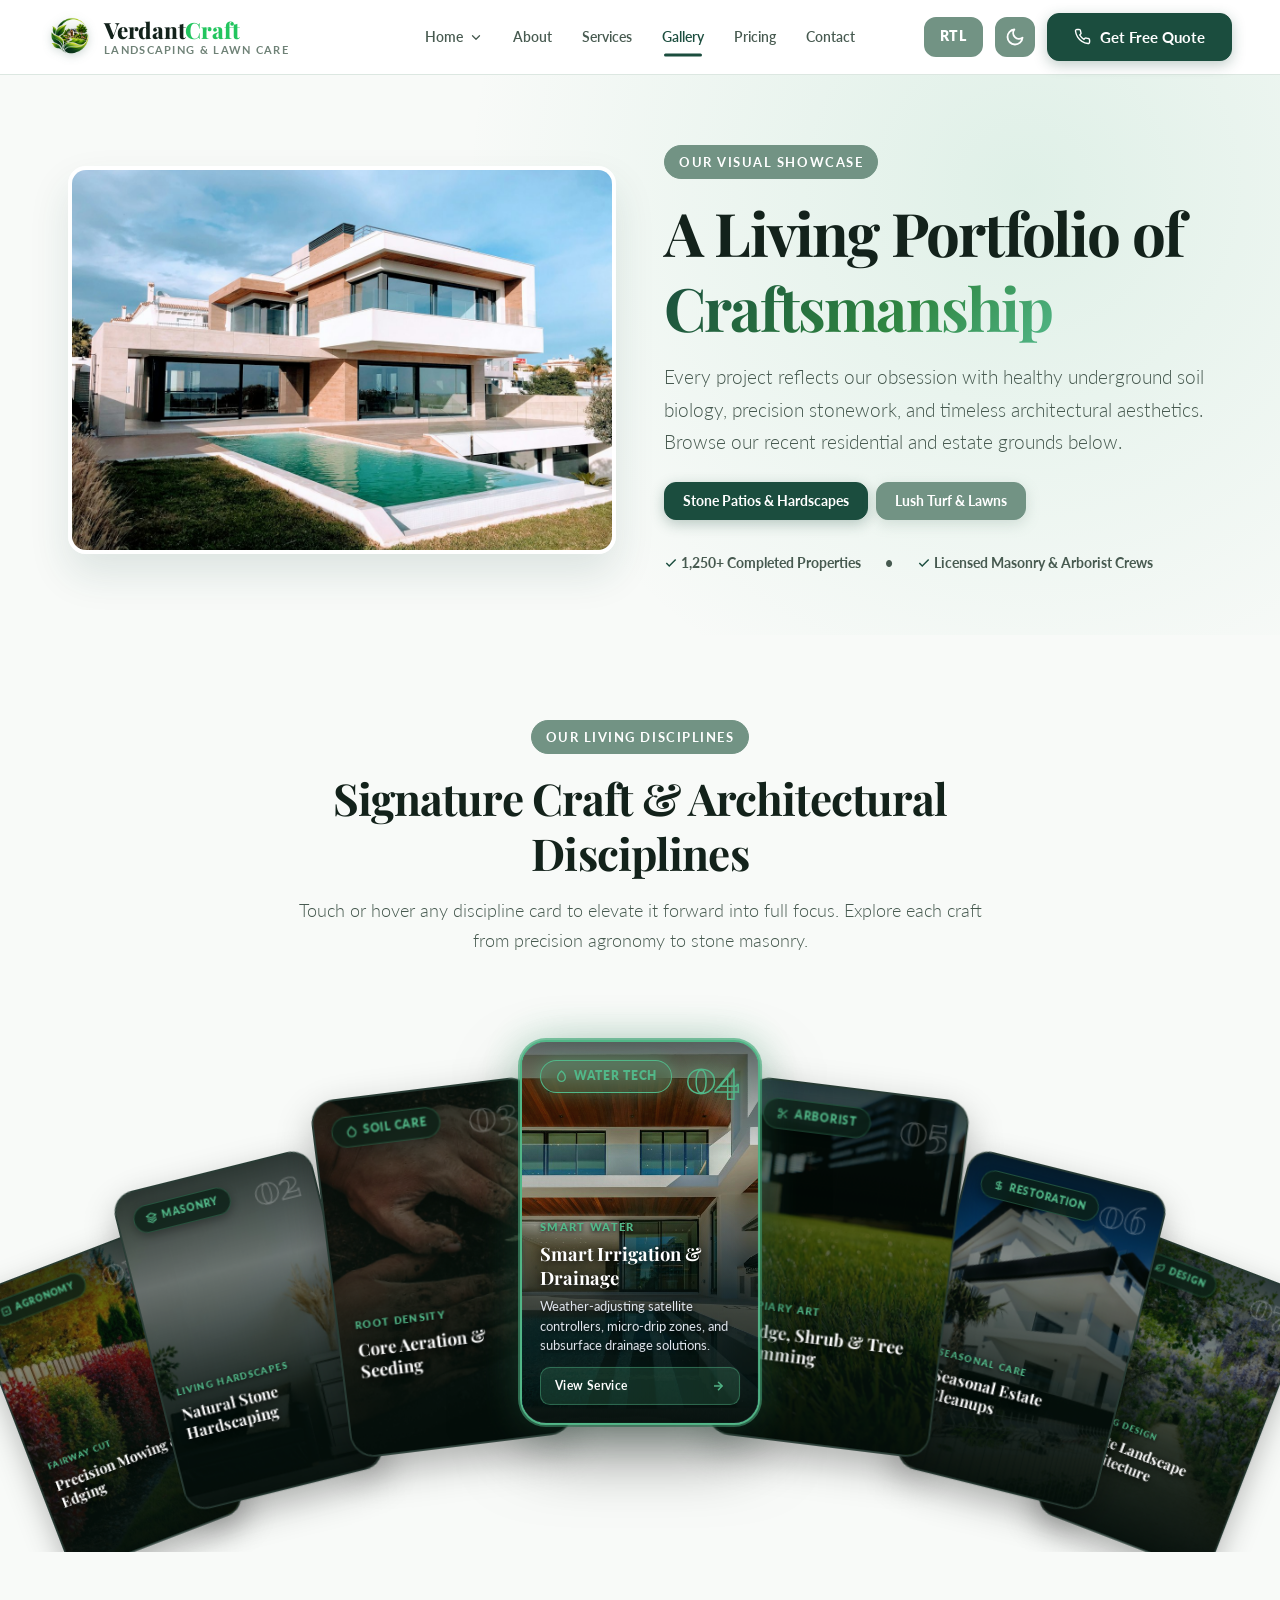
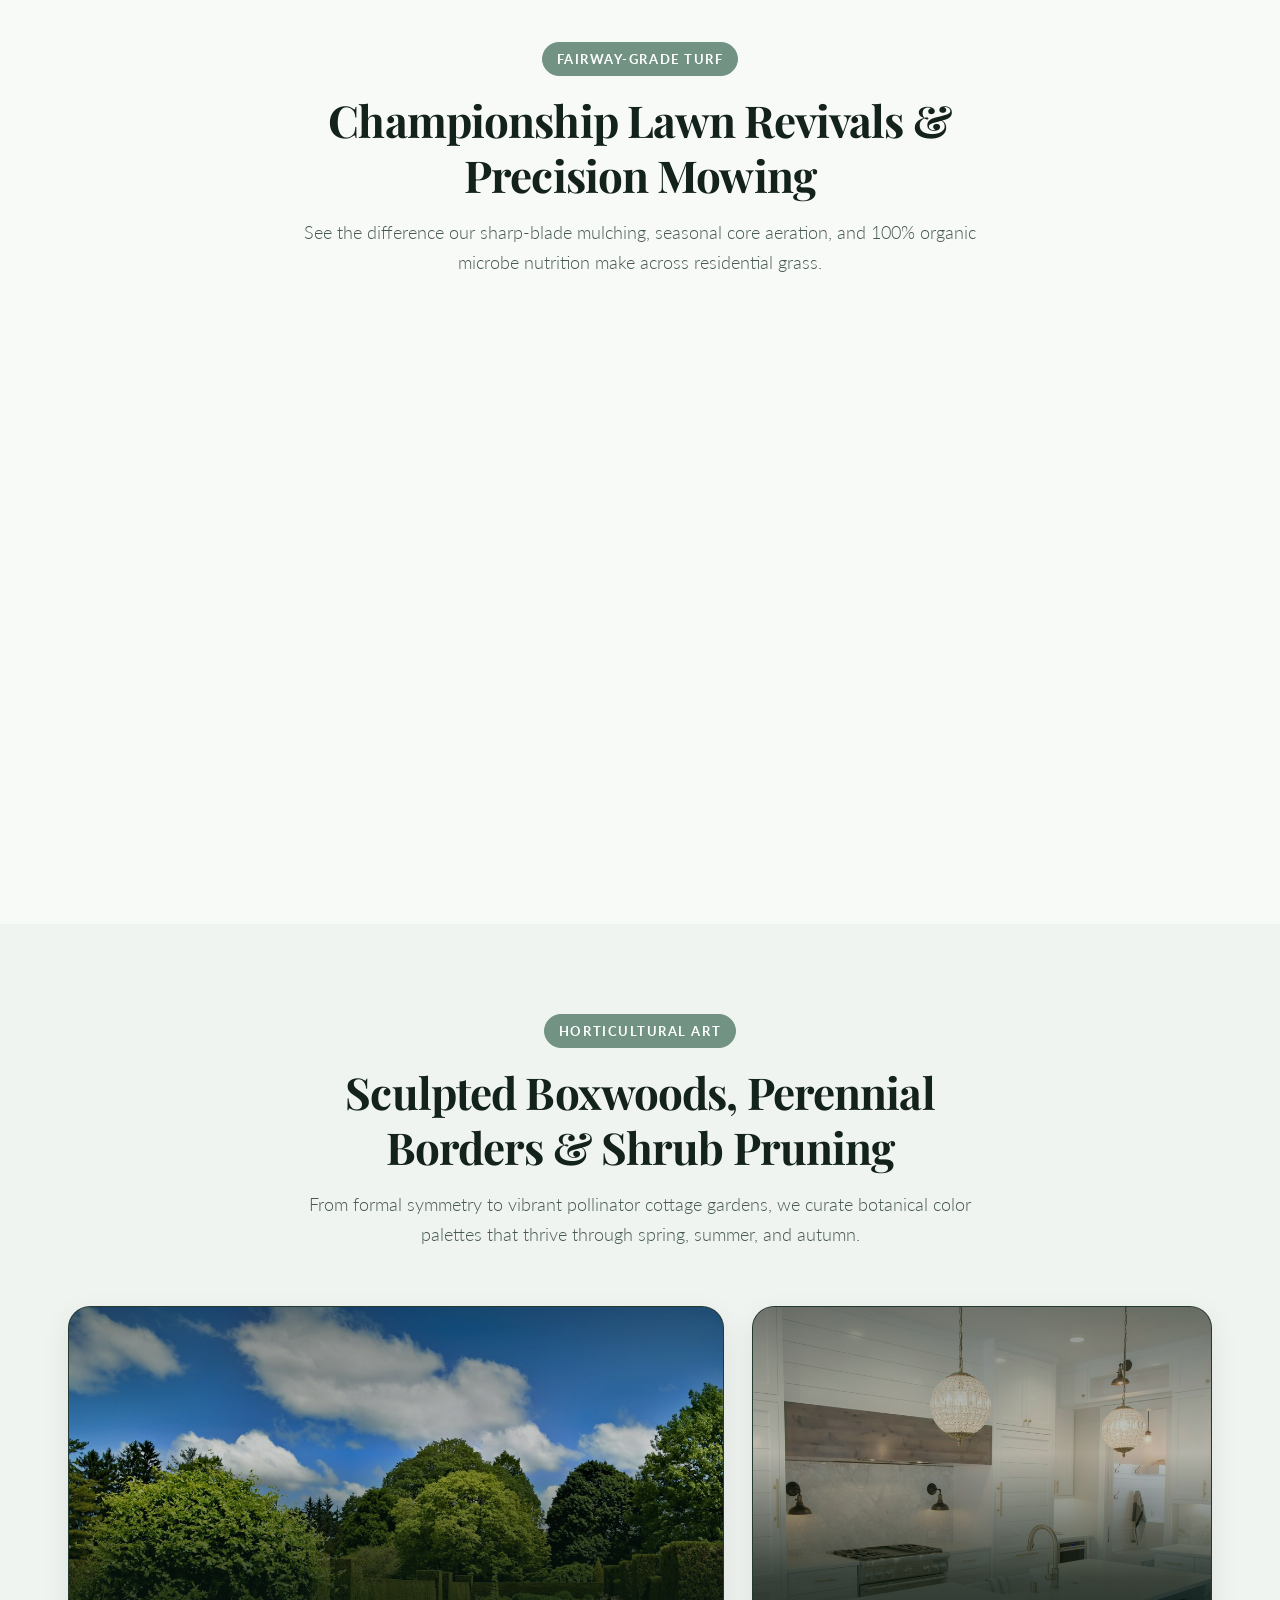
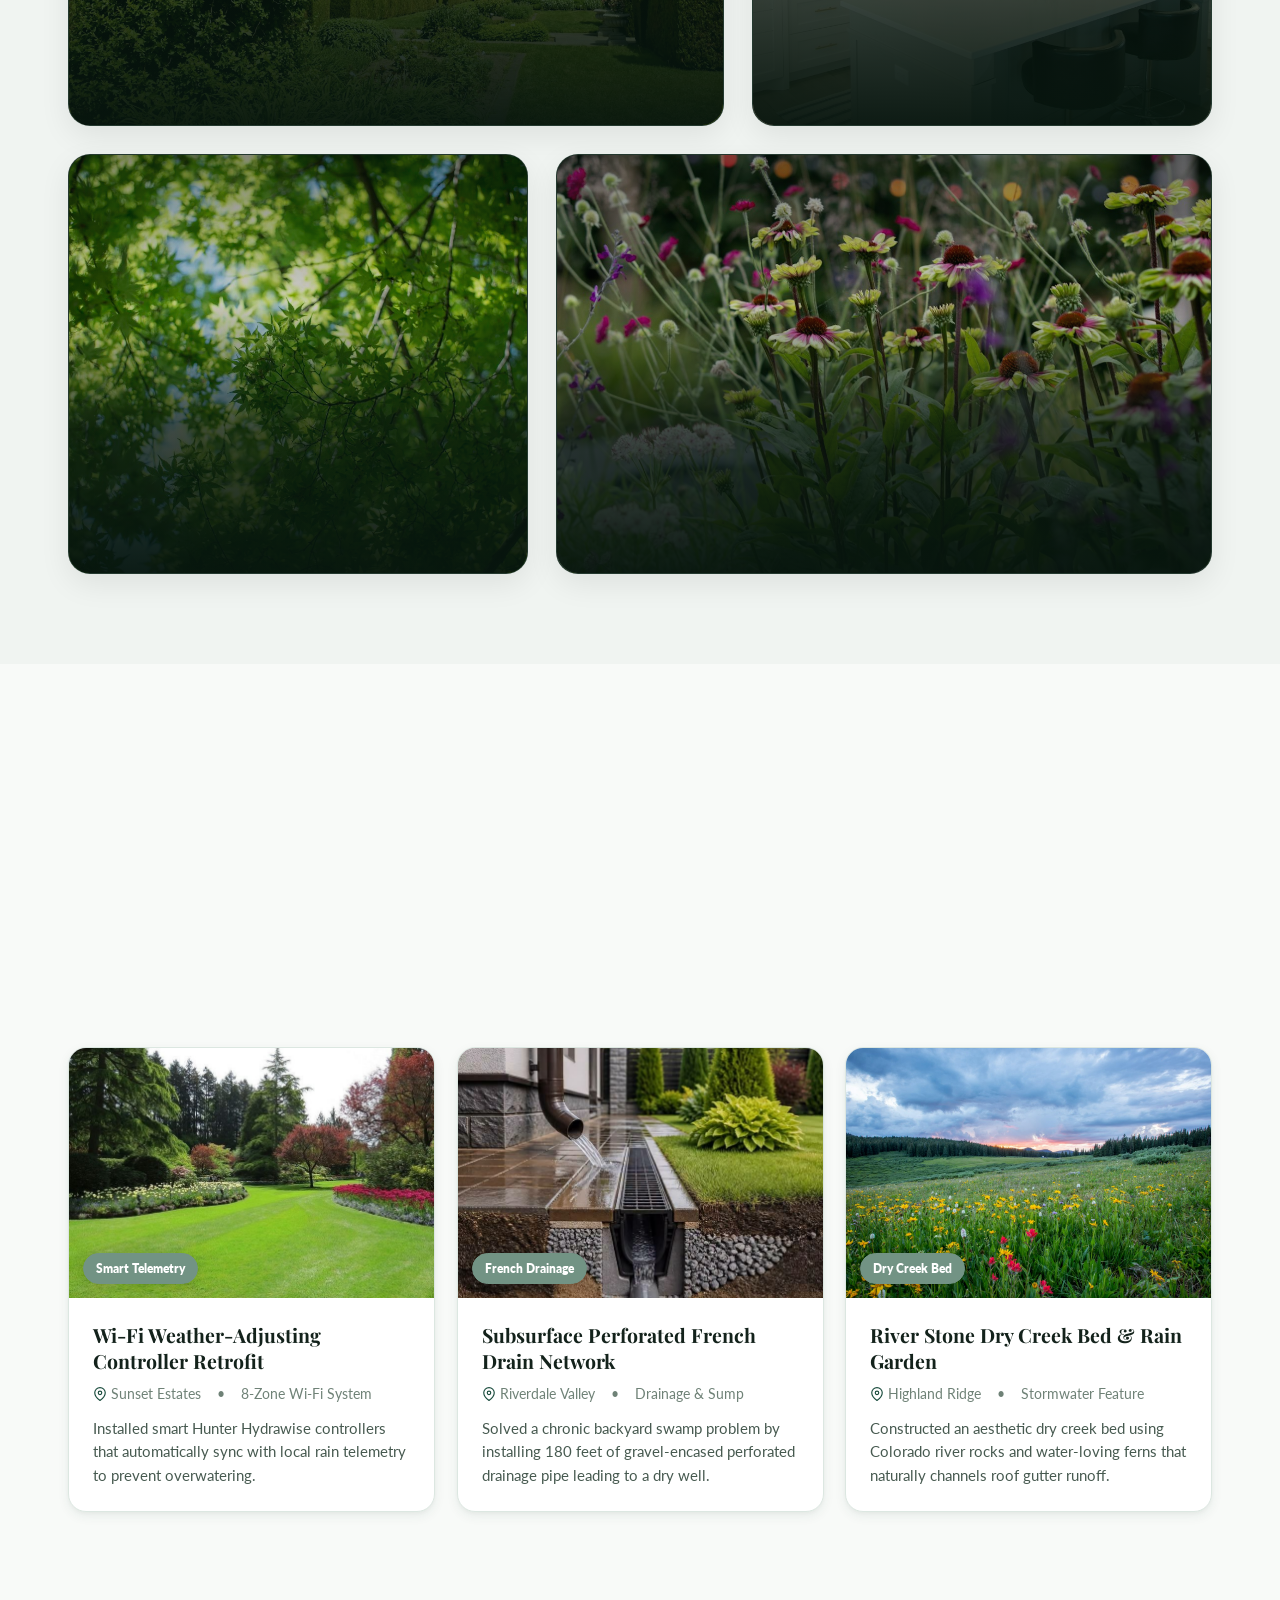
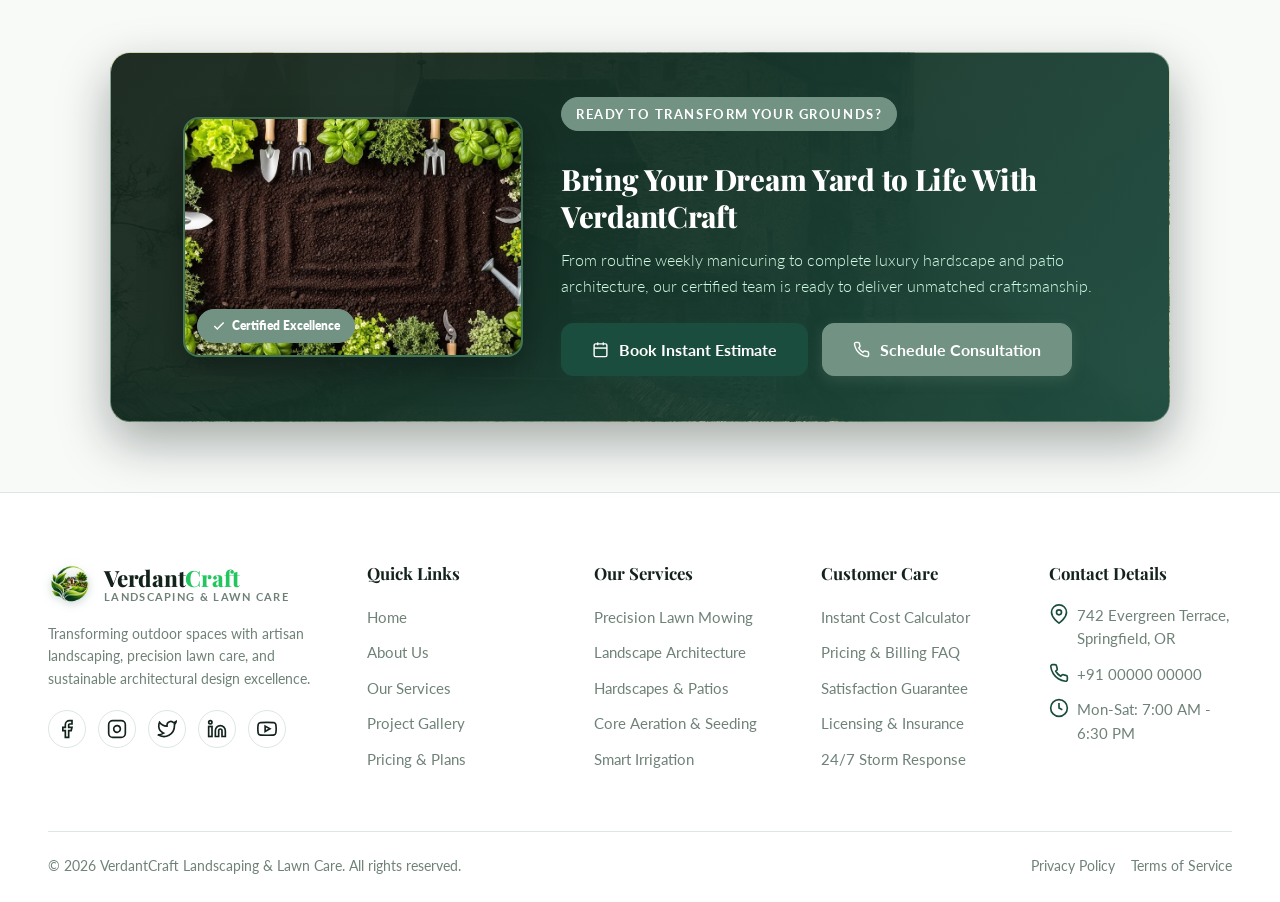
<file: gallery.html>
<!doctype html>
<html lang="en" dir="ltr" data-theme="light">
<head>
  <meta charset="utf-8">
  <meta name="viewport" content="width=device-width, initial-scale=1">
  <title>Project Gallery &amp; Living Portfolio | VerdantCraft Landscaping</title>
  <meta name="description" content="Explore our extensive visual portfolio of luxury flagstone patios, precision turf restorations, sculpted boxwood gardens, and smart irrigation installations.">
  <meta name="color-scheme" content="light dark">

  <link rel="icon" href="favicon.ico" sizes="any">
  <link rel="icon" href="images/favicon.svg" type="image/svg+xml">
  <link rel="icon" type="image/png" sizes="16x16" href="images/favicon-16x16.png">
  <link rel="icon" type="image/png" sizes="32x32" href="images/favicon-32x32.png">
  <link rel="icon" type="image/png" sizes="48x48" href="images/favicon-48x48.png">
  <link rel="apple-touch-icon" href="images/apple-touch-icon.png">

  <link rel="preconnect" href="https://fonts.googleapis.com">
  <link rel="preconnect" href="https://fonts.gstatic.com" crossorigin>
  <link href="https://fonts.googleapis.com/css2?family=Lato:ital,wght@0,300;0,400;0,700;0,900;1,300;1,400;1,700&family=Playfair+Display:ital,wght@0,500;0,600;0,700;0,800;1,400;1,600&display=swap" rel="stylesheet">

  <link rel="stylesheet" href="bootstrap.min.css">
  <link rel="stylesheet" href="theme.css">
  <link rel="stylesheet" href="style.css">
  <link rel="stylesheet" href="gallery.css">
  <link rel="stylesheet" href="responsive.css">
  <link rel="stylesheet" href="animations.css">

  <script src="config.js"></script>
  <script src="theme.js"></script>
  <script src="validation.js" defer></script>
  <script src="https://cdnjs.cloudflare.com/ajax/libs/gsap/3.12.5/gsap.min.js"></script>
  <script src="main.js" defer></script>
  <script src="gallery-arc.js" defer></script>
</head>
<body data-page="gallery.html">
  <a class="skip-link" href="#main">Skip to main content</a>

  <header class="site-header">
    <div class="container header-row">
      <a class="brand" href="index.html" aria-label="VerdantCraft Home">
        <div class="brand-logo-badge">
          <img src="images/logo-light.png" alt="VerdantCraft Logo" class="brand-logo-img theme-logo-light">
          <img src="images/logo-dark.png" alt="VerdantCraft Logo" class="brand-logo-img theme-logo-dark">
        </div>
        <div>
          <span class="brand-name">Verdant<span>Craft</span></span>
          <span class="brand-sub">LANDSCAPING &amp; LAWN CARE</span>
        </div>
      </a>

      <nav class="site-nav" id="main-nav" aria-label="Main Navigation">
        <div class="nav-item-dropdown">
          <a href="index.html" class="nav-link nav-dropdown-toggle" aria-haspopup="true" aria-expanded="false">
            <span>Home</span>
            <svg class="dropdown-chevron" viewBox="0 0 24 24" fill="none" stroke="currentColor" stroke-width="2.2" stroke-linecap="round" stroke-linejoin="round" aria-hidden="true"><polyline points="6 9 12 15 18 9"/></svg>
          </a>
          <div class="dropdown-menu-custom" role="menu">
            <a href="index.html" class="dropdown-item-custom" role="menuitem">
              <span class="dropdown-item-title">Home 1</span>
              <span class="dropdown-item-desc">Living Sanctuary (Residential)</span>
            </a>
            <a href="index-2.html" class="dropdown-item-custom" role="menuitem">
              <span class="dropdown-item-title">Home 2</span>
              <span class="dropdown-item-desc">Architectural Estates &amp; Commercial</span>
            </a>
          </div>
        </div>
        <a href="about.html" class="nav-link">About</a>
        <a href="services.html" class="nav-link">Services</a>
        <a href="gallery.html" class="nav-link active">Gallery</a>
        <a href="pricing.html" class="nav-link">Pricing</a>
        <a href="contact.html" class="nav-link">Contact</a>
      </nav>

      <div class="header-actions">
        <button type="button" class="dir-btn direction-control" title="Click to change to RTL" aria-label="Toggle text direction">
          <span class="dir-text">RTL</span>
        </button>

        <button type="button" class="icon-btn theme-control" title="Switch theme" aria-label="Toggle dark mode">
          <svg class="nav-icon" viewBox="0 0 24 24" fill="none" stroke="currentColor" stroke-width="1.8">
            <circle cx="12" cy="12" r="4"/>
          </svg>
        </button>

        <a href="contact.html#contact-form-section" class="btn btn-primary d-none d-sm-inline-flex">
          <svg class="icon" viewBox="0 0 24 24" fill="none" stroke="currentColor" stroke-width="2"><path d="M22 16.92v3a2 2 0 0 1-2.18 2 19.79 19.79 0 0 1-8.63-3.07 19.5 19.5 0 0 1-6-6 19.79 19.79 0 0 1-3.07-8.67A2 2 0 0 1 4.11 2h3a2 2 0 0 1 2 1.72 12.84 12.84 0 0 0 .7 2.81 2 2 0 0 1-.45 2.11L8.09 9.91a16 16 0 0 0 6 6l1.27-1.27a2 2 0 0 1 2.11-.45 12.84 12.84 0 0 0 2.81.7A2 2 0 0 1 22 16.92z"/></svg>
          <span>Get Free Quote</span>
        </a>

        <button type="button" class="menu-toggle" aria-label="Toggle navigation menu" aria-expanded="false">
          <svg class="nav-icon" viewBox="0 0 24 24" fill="none" stroke="currentColor" stroke-width="2.8" stroke-linecap="round"><line x1="3" y1="12" x2="21" y2="12"/><line x1="3" y1="6" x2="21" y2="6"/><line x1="3" y1="18" x2="21" y2="18"/></svg>
        </button>
      </div>
    </div>
  </header>

  <main id="main">

    <section class="section" style="padding: 70px 0 60px; background: radial-gradient(circle at 80% 20%, rgba(82, 183, 136, 0.15), transparent 50%);">
      <div class="container">
        <div class="row align-items-center g-5">

          <div class="col-lg-6" data-reveal="left">
            <div class="hero-image-wrap" style="box-shadow:var(--shadow-xl); border-radius:var(--radius-lg); overflow:hidden;">
              <img src="images/photo-1580587771525-78b9dba3b914.jpg" alt="VerdantCraft luxury estate architectural terrace and manicured grounds showcase" style="width:100%; height:420px; object-fit:cover; display:block;">
            </div>
          </div>

          <div class="col-lg-6 ps-lg-4" data-reveal="right">
            <span class="eyebrow">Our Visual Showcase</span>
            <h1>A Living Portfolio of <span class="text-gradient">Craftsmanship</span></h1>
            <p class="lead" style="margin: 16px 0 24px;">
              Every project reflects our obsession with healthy underground soil biology, precision stonework, and timeless architectural aesthetics. Browse our recent residential and estate grounds below.
            </p>

            <div class="d-flex flex-wrap gap-2 mb-4" id="gallery-filter-buttons">
              <a href="#hardscapes" class="btn btn-primary btn-sm">Stone Patios &amp; Hardscapes</a>
              <a href="#lawns" class="btn btn-secondary btn-sm">Lush Turf &amp; Lawns</a>
              
            </div>

            <div class="trust-points-bar d-flex align-items-center flex-wrap gap-4 text-muted pt-2" style="font-size:0.88rem; font-weight:700;">
              <span><svg class="icon text-primary" style="width:14px;height:14px;vertical-align:-2px;" viewBox="0 0 24 24" fill="none" stroke="currentColor" stroke-width="2.5"><polyline points="20 6 9 17 4 12"/></svg> 1,250+ Completed Properties</span>
              <span>&bull;</span>
              <span><svg class="icon text-primary" style="width:14px;height:14px;vertical-align:-2px;" viewBox="0 0 24 24" fill="none" stroke="currentColor" stroke-width="2.5"><polyline points="20 6 9 17 4 12"/></svg> Licensed Masonry &amp; Arborist Crews</span>
            </div>
          </div>
        </div>
      </div>
    </section>

    <section id="hardscapes" class="section section-services-arc" aria-label="Signature Craft Services Gallery">
      <div class="container">
        <div class="section-header text-center" data-reveal>
          <span class="eyebrow">Our Living Disciplines</span>
          <h2>Signature Craft &amp; Architectural Disciplines</h2>
          <p class="lead">Touch or hover any discipline card to elevate it forward into full focus. Explore each craft from precision agronomy to stone masonry.</p>
        </div>

        <div class="arc-fandeck-container" data-reveal="fade-up">
          <div class="arc-fandeck-stage" id="arc-fandeck-stage">

            <article class="arc-card" data-index="0" data-service="mowing" tabindex="0">
              <div class="arc-card-inner">
                <img src="images/autumn-hedges-lawn-edging.jpg" alt="Precision residential lawn mowing, perimeter line edging, and vibrant autumn garden hedge border" class="arc-card-img" loading="lazy">
                <div class="arc-card-overlay"></div>
                <div class="arc-card-shimmer"></div>
                <div class="arc-card-badge">
                  <svg class="icon" viewBox="0 0 24 24" fill="none" stroke="currentColor" stroke-width="2.5"><rect x="3" y="3" width="18" height="18" rx="2"/><polyline points="9 11 12 14 15 11"/></svg>
                  <span>Agronomy</span>
                </div>
                <div class="arc-card-num">01</div>
                <div class="arc-card-content">
                  <span class="arc-card-tag">Fairway Cut</span>
                  <h3 class="arc-card-title">Precision Mowing &amp; Edging</h3>
                  <p class="arc-card-desc">Razor-sharp mulching blades with clean 90-degree trench edging and zero carbon emissions.</p>
                  <a href="service-mowing.html" class="arc-card-btn">
                    <span>View Service</span>
                    <svg class="icon" viewBox="0 0 24 24" fill="none" stroke="currentColor" stroke-width="2.5"><line x1="5" y1="12" x2="19" y2="12"/><polyline points="12 5 19 12 12 19"/></svg>
                  </a>
                </div>
              </div>
            </article>

            <article class="arc-card" data-index="1" data-service="hardscaping" tabindex="0">
              <div class="arc-card-inner">
                <img src="images/photo-1513694203232-719a280e022f.jpg" alt="Natural Tennessee flagstone patio terrace with stone fire pit" class="arc-card-img" loading="lazy">
                <div class="arc-card-overlay"></div>
                <div class="arc-card-shimmer"></div>
                <div class="arc-card-badge">
                  <svg class="icon" viewBox="0 0 24 24" fill="none" stroke="currentColor" stroke-width="2.5"><polygon points="12 2 2 7 12 12 22 7 12 2"/><polyline points="2 17 12 22 22 17"/><polyline points="2 12 12 17 22 12"/></svg>
                  <span>Masonry</span>
                </div>
                <div class="arc-card-num">02</div>
                <div class="arc-card-content">
                  <span class="arc-card-tag">Living Hardscapes</span>
                  <h3 class="arc-card-title">Natural Stone Hardscaping</h3>
                  <p class="arc-card-desc">Hand-chiseled bluestone terraces, permeable pavers, and structural freeze-thaw retaining walls.</p>
                  <a href="service-hardscaping.html" class="arc-card-btn">
                    <span>View Service</span>
                    <svg class="icon" viewBox="0 0 24 24" fill="none" stroke="currentColor" stroke-width="2.5"><line x1="5" y1="12" x2="19" y2="12"/><polyline points="12 5 19 12 12 19"/></svg>
                  </a>
                </div>
              </div>
            </article>

            <article class="arc-card" data-index="2" data-service="aeration" tabindex="0">
              <div class="arc-card-inner">
                <img src="images/photo-1590682680695-43b964a3ae17.jpg" alt="Deep mechanical core aeration extracting soil plugs for root breathing" class="arc-card-img" loading="lazy">
                <div class="arc-card-overlay"></div>
                <div class="arc-card-shimmer"></div>
                <div class="arc-card-badge">
                  <svg class="icon" viewBox="0 0 24 24" fill="none" stroke="currentColor" stroke-width="2.5"><path d="M12 2.69l5.66 5.66a8 8 0 1 1-11.31 0z"/></svg>
                  <span>Soil Care</span>
                </div>
                <div class="arc-card-num">03</div>
                <div class="arc-card-content">
                  <span class="arc-card-tag">Root Density</span>
                  <h3 class="arc-card-title">Core Aeration &amp; Seeding</h3>
                  <p class="arc-card-desc">Compacted soil relief and premium hybrid tall fescue overseeding with organic kelp nutrition.</p>
                  <a href="service-aeration.html" class="arc-card-btn">
                    <span>View Service</span>
                    <svg class="icon" viewBox="0 0 24 24" fill="none" stroke="currentColor" stroke-width="2.5"><line x1="5" y1="12" x2="19" y2="12"/><polyline points="12 5 19 12 12 19"/></svg>
                  </a>
                </div>
              </div>
            </article>

            <article class="arc-card active" data-index="3" data-service="irrigation" tabindex="0">
              <div class="arc-card-inner">
                <img src="images/photo-1613490493576-7fde63acd811.jpg" alt="Smart weather-telemetry rotary irrigation sprinkler system" class="arc-card-img" loading="lazy">
                <div class="arc-card-overlay"></div>
                <div class="arc-card-shimmer"></div>
                <div class="arc-card-badge">
                  <svg class="icon" viewBox="0 0 24 24" fill="none" stroke="currentColor" stroke-width="2.5"><path d="M12 2C12 2 5 7 5 14a7 7 0 0 0 14 0c0-7-7-12-7-12z"/></svg>
                  <span>Water Tech</span>
                </div>
                <div class="arc-card-num">04</div>
                <div class="arc-card-content">
                  <span class="arc-card-tag">Smart Water</span>
                  <h3 class="arc-card-title">Smart Irrigation &amp; Drainage</h3>
                  <p class="arc-card-desc">Weather-adjusting satellite controllers, micro-drip zones, and subsurface drainage solutions.</p>
                  <a href="service-irrigation.html" class="arc-card-btn">
                    <span>View Service</span>
                    <svg class="icon" viewBox="0 0 24 24" fill="none" stroke="currentColor" stroke-width="2.5"><line x1="5" y1="12" x2="19" y2="12"/><polyline points="12 5 19 12 12 19"/></svg>
                  </a>
                </div>
              </div>
            </article>

            <article class="arc-card" data-index="4" data-service="trimming" tabindex="0">
              <div class="arc-card-inner">
                <img src="images/photo-1558904541-efa843a96f01.jpg" alt="Symmetrically hand-trimmed ornamental shrubs and topiary boxwoods" class="arc-card-img" loading="lazy">
                <div class="arc-card-overlay"></div>
                <div class="arc-card-shimmer"></div>
                <div class="arc-card-badge">
                  <svg class="icon" viewBox="0 0 24 24" fill="none" stroke="currentColor" stroke-width="2.5"><circle cx="6" cy="6" r="3"/><circle cx="6" cy="18" r="3"/><line x1="20" y1="4" x2="8.12" y2="15.88"/><line x1="14.47" y1="14.48" x2="20" y2="20"/><line x1="8.12" y1="8.12" x2="12" y2="12"/></svg>
                  <span>Arborist</span>
                </div>
                <div class="arc-card-num">05</div>
                <div class="arc-card-content">
                  <span class="arc-card-tag">Topiary Art</span>
                  <h3 class="arc-card-title">Hedge, Shrub &amp; Tree Trimming</h3>
                  <p class="arc-card-desc">Seasonal geometric shaping, Japanese maple crown thinning, and perennial canopy health.</p>
                  <a href="service-trimming.html" class="arc-card-btn">
                    <span>View Service</span>
                    <svg class="icon" viewBox="0 0 24 24" fill="none" stroke="currentColor" stroke-width="2.5"><line x1="5" y1="12" x2="19" y2="12"/><polyline points="12 5 19 12 12 19"/></svg>
                  </a>
                </div>
              </div>
            </article>

            <article class="arc-card" data-index="5" data-service="cleanup" tabindex="0">
              <div class="arc-card-inner">
                <img src="images/photo-1512915922686-57c11dde9b6b.jpg" alt="Autumn estate yard cleanup with organic cedar mulch and leaf removal" class="arc-card-img" loading="lazy">
                <div class="arc-card-overlay"></div>
                <div class="arc-card-shimmer"></div>
                <div class="arc-card-badge">
                  <svg class="icon" viewBox="0 0 24 24" fill="none" stroke="currentColor" stroke-width="2.5"><path d="M12 2v20M17 5H9.5a3.5 3.5 0 0 0 0 7h5a3.5 3.5 0 0 1 0 7H6"/></svg>
                  <span>Restoration</span>
                </div>
                <div class="arc-card-num">06</div>
                <div class="arc-card-content">
                  <span class="arc-card-tag">Seasonal Care</span>
                  <h3 class="arc-card-title">Seasonal Estate Cleanups</h3>
                  <p class="arc-card-desc">Hand-trenched dark cedar mulch bedding, comprehensive leaf removal, and winter prep.</p>
                  <a href="service-cleanup.html" class="arc-card-btn">
                    <span>View Service</span>
                    <svg class="icon" viewBox="0 0 24 24" fill="none" stroke="currentColor" stroke-width="2.5"><line x1="5" y1="12" x2="19" y2="12"/><polyline points="12 5 19 12 12 19"/></svg>
                  </a>
                </div>
              </div>
            </article>

            <article class="arc-card" data-index="6" data-service="garden" tabindex="0">
              <div class="arc-card-inner">
                <img src="images/photo-1558293842-c0fd3db86157.jpg" alt="Lush perennial garden design with manicured path and stone pavers" class="arc-card-img" loading="lazy">
                <div class="arc-card-overlay"></div>
                <div class="arc-card-shimmer"></div>
                <div class="arc-card-badge">
                  <svg class="icon" viewBox="0 0 24 24" fill="none" stroke="currentColor" stroke-width="2.5"><path d="M11 20A7 7 0 0 1 9.8 6.1C15.5 5 17 4.48 19 2c1 2 2 4.18 2 8 0 5.5-4.78 10-10 10Z"/><path d="M2 21c0-3 1.85-5.36 5.08-6C9.5 14.52 12 13 13 12"/></svg>
                  <span>Design</span>
                </div>
                <div class="arc-card-num">07</div>
                <div class="arc-card-content">
                  <span class="arc-card-tag">Living Design</span>
                  <h3 class="arc-card-title">Estate Landscape Architecture</h3>
                  <p class="arc-card-desc">Bespoke 3D master planning, perennial flower borders, and private botanical sanctuaries.</p>
                  <a href="services.html" class="arc-card-btn">
                    <span>View Service</span>
                    <svg class="icon" viewBox="0 0 24 24" fill="none" stroke="currentColor" stroke-width="2.5"><line x1="5" y1="12" x2="19" y2="12"/><polyline points="12 5 19 12 12 19"/></svg>
                  </a>
                </div>
              </div>
            </article>
          </div>

        </div>
      </div>
    </section>

    <section id="lawns" class="section" aria-label="Turf and Lawn Gallery">
      <div class="container">
        <div class="section-header text-center" data-reveal>
          <span class="eyebrow">Fairway-Grade Turf</span>
          <h2>Championship Lawn Revivals &amp; Precision Mowing</h2>
          <p class="lead">See the difference our sharp-blade mulching, seasonal core aeration, and 100% organic microbe nutrition make across residential grass.</p>
        </div>

        <div class="turf-pillar-deck" data-reveal="fade-up">

          <article class="turf-pillar-card" tabindex="0">
            <div class="turf-pillar-bg">
              <img src="images/photo-1564013799919-ab600027ffc6.jpg" alt="Pristine emerald green residential turf with diamond striping" loading="lazy">
              <div class="turf-pillar-overlay"></div>
              <div class="turf-pillar-scanline"></div>
            </div>

            <div class="turf-pillar-top">
              <span class="turf-pill-badge">
                <svg class="icon" viewBox="0 0 24 24" fill="none" stroke="currentColor" stroke-width="2.5"><polyline points="20 6 9 17 4 12"/></svg>
                Kentucky Bluegrass
              </span>
              <span class="turf-stat-chip">3.5" Cut Height</span>
            </div>

            <div class="turf-pillar-spine">
              <span class="turf-spine-num">01</span>
              <h4 class="turf-spine-title">Fairway Striped Estate Turf</h4>
            </div>

            <div class="turf-pillar-body">
              <div class="turf-pillar-meta">
                <span>
                  <svg class="icon" viewBox="0 0 24 24" fill="none" stroke="currentColor" stroke-width="2"><path d="M21 10c0 7-9 13-9 13s-9-6-9-13a9 9 0 0 1 18 0z"/><circle cx="12" cy="10" r="3"/></svg>
                  Southridge Manor
                </span>
                <span class="meta-dot">&bull;</span>
                <span class="turf-service-label">Weekly Groundskeeping</span>
              </div>
              <h3 class="turf-pillar-heading">Fairway Striped Estate Turf Maintenance</h3>
              <p class="turf-pillar-desc">
                Meticulously maintained at a 3.5-inch cutting height with razor-sharp commercial reel mowers, providing golf-course density without synthetic herbicides.
              </p>
              <div class="turf-pillar-footer">
                <div class="turf-spec-tags">
                  <span class="turf-spec-item">Reel Mowed</span>
                  <span class="turf-spec-item">Zero Synthetic</span>
                  <span class="turf-spec-item">Microbe Rich</span>
                </div>
                <span class="turf-action-btn">
                  <span>Transformation Details</span>
                  <svg class="icon" viewBox="0 0 24 24" fill="none" stroke="currentColor" stroke-width="2.5"><line x1="5" y1="12" x2="19" y2="12"/><polyline points="12 5 19 12 12 19"/></svg>
                </span>
              </div>
            </div>
          </article>

          <article class="turf-pillar-card" tabindex="0">
            <div class="turf-pillar-bg">
              <img src="images/photo-1600585154526-990dced4db0d.jpg" alt="Freshly installed emerald lawn sod and precision-graded backyard turf" loading="lazy">
              <div class="turf-pillar-overlay"></div>
              <div class="turf-pillar-scanline"></div>
            </div>

            <div class="turf-pillar-top">
              <span class="turf-pill-badge">
                <svg class="icon" viewBox="0 0 24 24" fill="none" stroke="currentColor" stroke-width="2.5"><polyline points="20 6 9 17 4 12"/></svg>
                Sod Installation
              </span>
              <span class="turf-stat-chip">6,500 Sq.Ft.</span>
            </div>

            <div class="turf-pillar-spine">
              <span class="turf-spine-num">02</span>
              <h4 class="turf-spine-title">Emerald Sod Establishment</h4>
            </div>

            <div class="turf-pillar-body">
              <div class="turf-pillar-meta">
                <span>
                  <svg class="icon" viewBox="0 0 24 24" fill="none" stroke="currentColor" stroke-width="2"><path d="M21 10c0 7-9 13-9 13s-9-6-9-13a9 9 0 0 1 18 0z"/><circle cx="12" cy="10" r="3"/></svg>
                  Laurel Glen
                </span>
                <span class="meta-dot">&bull;</span>
                <span class="turf-service-label">Complete Renovation</span>
              </div>
              <h3 class="turf-pillar-heading">Full Yard Re-Grading &amp; Emerald Sod Establishment</h3>
              <p class="turf-pillar-desc">
                Excavated 4 inches of compacted rocky soil, installed organic biochar topsoil, and rolled 6,500 sq.ft. of drought-resilient emerald sod with smart deep-root soaking.
              </p>
              <div class="turf-pillar-footer">
                <div class="turf-spec-tags">
                  <span class="turf-spec-item">Soil Graded</span>
                  <span class="turf-spec-item">Emerald Turf</span>
                  <span class="turf-spec-item">Instant Green</span>
                </div>
                <span class="turf-action-btn">
                  <span>Transformation Details</span>
                  <svg class="icon" viewBox="0 0 24 24" fill="none" stroke="currentColor" stroke-width="2.5"><line x1="5" y1="12" x2="19" y2="12"/><polyline points="12 5 19 12 12 19"/></svg>
                </span>
              </div>
            </div>
          </article>

          <article class="turf-pillar-card" tabindex="0">
            <div class="turf-pillar-bg">
              <img src="images/photo-1492496913980-501348b61469.jpg" alt="Dense green lawn after fall core aeration overseeding" loading="lazy">
              <div class="turf-pillar-overlay"></div>
              <div class="turf-pillar-scanline"></div>
            </div>

            <div class="turf-pillar-top">
              <span class="turf-pill-badge">
                <svg class="icon" viewBox="0 0 24 24" fill="none" stroke="currentColor" stroke-width="2.5"><polyline points="20 6 9 17 4 12"/></svg>
                Core Aeration
              </span>
              <span class="turf-stat-chip">20,000+ Cores</span>
            </div>

            <div class="turf-pillar-spine">
              <span class="turf-spine-num">03</span>
              <h4 class="turf-spine-title">Turf Aeration &amp; Seeding</h4>
            </div>

            <div class="turf-pillar-body">
              <div class="turf-pillar-meta">
                <span>
                  <svg class="icon" viewBox="0 0 24 24" fill="none" stroke="currentColor" stroke-width="2"><path d="M21 10c0 7-9 13-9 13s-9-6-9-13a9 9 0 0 1 18 0z"/><circle cx="12" cy="10" r="3"/></svg>
                  Westgate Gardens
                </span>
                <span class="meta-dot">&bull;</span>
                <span class="turf-service-label">Fall Restoration</span>
              </div>
              <h3 class="turf-pillar-heading">High-Traffic Turf Aeration &amp; Slit Seeding</h3>
              <p class="turf-pillar-desc">
                Extracted over 20,000 compacted soil cores, overseeded with hybrid tall fescue, and treated with cold-pressed kelp meal for deep root expansion.
              </p>
              <div class="turf-pillar-footer">
                <div class="turf-spec-tags">
                  <span class="turf-spec-item">Deep Core</span>
                  <span class="turf-spec-item">Slit Seeded</span>
                  <span class="turf-spec-item">Kelp Meal</span>
                </div>
                <span class="turf-action-btn">
                  <span>Transformation Details</span>
                  <svg class="icon" viewBox="0 0 24 24" fill="none" stroke="currentColor" stroke-width="2.5"><line x1="5" y1="12" x2="19" y2="12"/><polyline points="12 5 19 12 12 19"/></svg>
                </span>
              </div>
            </div>
          </article>

          <article class="turf-pillar-card" tabindex="0">
            <div class="turf-pillar-bg">
              <img src="images/photo-1588880331179-bc9b93a8cb5e.jpg" alt="Crisp sidewalk and curb edging along emerald green lawn" loading="lazy">
              <div class="turf-pillar-overlay"></div>
              <div class="turf-pillar-scanline"></div>
            </div>

            <div class="turf-pillar-top">
              <span class="turf-pill-badge">
                <svg class="icon" viewBox="0 0 24 24" fill="none" stroke="currentColor" stroke-width="2.5"><polyline points="20 6 9 17 4 12"/></svg>
                90° Edging
              </span>
              <span class="turf-stat-chip">Perimeter Blade</span>
            </div>

            <div class="turf-pillar-spine">
              <span class="turf-spine-num">04</span>
              <h4 class="turf-spine-title">Perimeter Curb &amp; Bed Edging</h4>
            </div>

            <div class="turf-pillar-body">
              <div class="turf-pillar-meta">
                <span>
                  <svg class="icon" viewBox="0 0 24 24" fill="none" stroke="currentColor" stroke-width="2"><path d="M21 10c0 7-9 13-9 13s-9-6-9-13a9 9 0 0 1 18 0z"/><circle cx="12" cy="10" r="3"/></svg>
                  Foxboro Meadows
                </span>
                <span class="meta-dot">&bull;</span>
                <span class="turf-service-label">Routine Care</span>
              </div>
              <h3 class="turf-pillar-heading">Architectural Perimeter Curb &amp; Bed Edging</h3>
              <p class="turf-pillar-desc">
                Crisp, vertical 90-degree mechanical blade edging separating turf from driveways, flagstone terraces, and mulch beds with high-velocity blowoff.
              </p>
              <div class="turf-pillar-footer">
                <div class="turf-spec-tags">
                  <span class="turf-spec-item">Laser Defined</span>
                  <span class="turf-spec-item">Curb Trenched</span>
                  <span class="turf-spec-item">Zero Spillage</span>
                </div>
                <span class="turf-action-btn">
                  <span>Transformation Details</span>
                  <svg class="icon" viewBox="0 0 24 24" fill="none" stroke="currentColor" stroke-width="2.5"><line x1="5" y1="12" x2="19" y2="12"/><polyline points="12 5 19 12 12 19"/></svg>
                </span>
              </div>
            </div>
          </article>
        </div>
      </div>
    </section>

    <section id="gardens" class="section section-muted" aria-label="Garden and Hedge Gallery">
      <div class="container">
        <div class="section-header text-center" data-reveal>
          <span class="eyebrow">Horticultural Art</span>
          <h2>Sculpted Boxwoods, Perennial Borders &amp; Shrub Pruning</h2>
          <p class="lead">From formal symmetry to vibrant pollinator cottage gardens, we curate botanical color palettes that thrive through spring, summer, and autumn.</p>
        </div>

        <div class="botanical-bento-grid">

          <article class="botanical-card botanical-card-wide" data-reveal="fade-up">
            <div class="botanical-card-media">
              <img src="images/photo-1781736870825-f1d0b4716c08.jpg" alt="Symmetrically sculpted green boxwood hedges along formal estate garden" loading="lazy">
              <div class="botanical-card-overlay"></div>
              <div class="botanical-sheen"></div>
            </div>

      
          </article>

          <article class="botanical-card botanical-card-compact" data-reveal="fade-up" style="animation-delay: 0.1s;">
            <div class="botanical-card-media">
              <img src="images/photo-1507089947368-19c1da9775ae.jpg" alt="Dark organic cedar mulch hand-trenched around shrubs and flowerbeds" loading="lazy">
              <div class="botanical-card-overlay"></div>
              <div class="botanical-sheen"></div>
            </div>

          
          </article>

          <article class="botanical-card botanical-card-compact" data-reveal="fade-up">
            <div class="botanical-card-media">
              <img src="images/photo-1618067668305-4ddf0a460b47.jpg" alt="Sculptural pruned Japanese maple specimen with delicate sunlit canopy structure" loading="lazy">
              <div class="botanical-card-overlay"></div>
              <div class="botanical-sheen"></div>
            </div>

           
          </article>

          <article class="botanical-card botanical-card-wide" data-reveal="fade-up" style="animation-delay: 0.1s;">
            <div class="botanical-card-media">
              <img src="images/photo-1781436084115-fe39d8221d18.jpg" alt="Lush blooming native perennial garden featuring coneflowers, nectar blooms and pollinator plants" loading="lazy">
              <div class="botanical-card-overlay"></div>
              <div class="botanical-sheen"></div>
            </div>
          </article>
        </div>
      </div>
    </section>

    <section id="irrigation" class="section" aria-label="Water and Irrigation Gallery">
      <div class="container">
        <div class="section-header text-center" data-reveal>
          <span class="eyebrow">Water Intelligence</span>
          <h2>Smart Irrigation Systems, French Drains &amp; Creek Beds</h2>
          <p class="lead">Eliminate soggy standing water and save up to 40% on municipal utility bills with weather-telemetry sprinkler zones and gravel French drains.</p>
        </div>

        <div class="gallery-section5-row">

          <div class="project-showcase-card" data-reveal>
            <div class="project-showcase-img">
              <span class="project-tag">Smart Telemetry</span>
              <img src="images/gallery-smart-irrigation.jpg" alt="Estate grounds maintained with smart weather-adjusting irrigation system">
            </div>
            <div class="project-body">
              <h3>Wi-Fi Weather-Adjusting Controller Retrofit</h3>
              <div class="project-meta">
                <span><svg class="icon text-primary" style="width:14px;height:14px;vertical-align:-2px;" viewBox="0 0 24 24" fill="none" stroke="currentColor" stroke-width="2"><path d="M21 10c0 7-9 13-9 13s-9-6-9-13a9 9 0 0 1 18 0z"/><circle cx="12" cy="10" r="3"/></svg> Sunset Estates</span>
                <span>&bull;</span>
                <span>8-Zone Wi-Fi System</span>
              </div>
              <p>Installed smart Hunter Hydrawise controllers that automatically sync with local rain telemetry to prevent overwatering.</p>
            </div>
          </div>

          <div class="project-showcase-card" data-reveal>
            <div class="project-showcase-img">
              <span class="project-tag">French Drainage</span>
              <img src="images/gallery-french-drain.jpg" alt="Subsurface French drain and trench drainage installation">
            </div>
            <div class="project-body">
              <h3>Subsurface Perforated French Drain Network</h3>
              <div class="project-meta">
                <span><svg class="icon text-primary" style="width:14px;height:14px;vertical-align:-2px;" viewBox="0 0 24 24" fill="none" stroke="currentColor" stroke-width="2"><path d="M21 10c0 7-9 13-9 13s-9-6-9-13a9 9 0 0 1 18 0z"/><circle cx="12" cy="10" r="3"/></svg> Riverdale Valley</span>
                <span>&bull;</span>
                <span>Drainage &amp; Sump </span>
              </div>
              <p>Solved a chronic backyard swamp problem by installing 180 feet of gravel-encased perforated drainage pipe leading to a dry well.</p>
            </div>
          </div>

          <div class="project-showcase-card" data-reveal>
            <div class="project-showcase-img">
              <span class="project-tag">Dry Creek Bed</span>
              <img src="images/photo-1470240731273-7821a6eeb6bd.jpg" alt="Natural river rock dry creek bed channeling stormwater runoff">
            </div>
            <div class="project-body">
              <h3>River Stone Dry Creek Bed &amp; Rain Garden</h3>
              <div class="project-meta">
                <span><svg class="icon text-primary" style="width:14px;height:14px;vertical-align:-2px;" viewBox="0 0 24 24" fill="none" stroke="currentColor" stroke-width="2"><path d="M21 10c0 7-9 13-9 13s-9-6-9-13a9 9 0 0 1 18 0z"/><circle cx="12" cy="10" r="3"/></svg> Highland Ridge</span>
                <span>&bull;</span>
                <span>Stormwater Feature</span>
              </div>
              <p>Constructed an aesthetic dry creek bed using Colorado river rocks and water-loving ferns that naturally channels roof gutter runoff.</p>
            </div>
          </div>
        </div>
      </div>
    </section>

    <section class="cta-banner-lush gallery-cta-banner" style="background-image: url('images/photo-1518709268805-4e9042af9f23.jpg');">
      <div class="container" data-reveal>
        <div class="gallery-cta-layout">

          <div class="gallery-cta-visual">
            <div class="gallery-cta-img-wrap">
              <img src="images/gallery-cta-garden.jpg" alt="Rich garden soil bed cultivation framed with botanical herbs, planting trowels, and gardening tools" class="gallery-cta-img" loading="lazy">
              <div class="gallery-cta-badge">
                <svg class="icon" viewBox="0 0 24 24" fill="none" stroke="currentColor" stroke-width="2.5"><polyline points="20 6 9 17 4 12"/></svg>
                <span>Certified Excellence</span>
              </div>
            </div>
          </div>

          <div class="gallery-cta-content">
            <span class="eyebrow" style="background: rgba(255,255,255,0.18); color: #86efac;">Ready to transform your grounds?</span>
            <h2 class="gallery-cta-title">Bring Your Dream Yard to Life With VerdantCraft</h2>
            <p class="lead gallery-cta-lead">
              From routine weekly manicuring to complete luxury hardscape and patio architecture, our certified team is ready to deliver unmatched craftsmanship.
            </p>
            <div class="gallery-cta-actions">
              <a href="book-now.html" class="btn btn-primary btn-lg">
                <svg class="icon" viewBox="0 0 24 24" fill="none" stroke="currentColor" stroke-width="2"><rect x="3" y="4" width="18" height="18" rx="2" ry="2"/><line x1="16" y1="2" x2="16" y2="6"/><line x1="8" y1="2" x2="8" y2="6"/><line x1="3" y1="10" x2="21" y2="10"/></svg>
                <span>Book Instant Estimate</span>
              </a>
              <a href="contact.html" class="btn btn-secondary btn-lg">
                <svg class="icon" viewBox="0 0 24 24" fill="none" stroke="currentColor" stroke-width="2"><path d="M22 16.92v3a2 2 0 0 1-2.18 2 19.79 19.79 0 0 1-8.63-3.07 19.5 19.5 0 0 1-6-6 19.79 19.79 0 0 1-3.07-8.67A2 2 0 0 1 4.11 2h3a2 2 0 0 1 2 1.72 12.84 12.84 0 0 0 .7 2.81 2 2 0 0 1-.45 2.11L8.09 9.91a16 16 0 0 0 6 6l1.27-1.27a2 2 0 0 1 2.11-.45 12.84 12.84 0 0 0 2.81.7A2 2 0 0 1 22 16.92z"/></svg>
                <span>Schedule Consultation</span>
              </a>
            </div>
          </div>
        </div>
      </div>
    </section>
  </main>

  <footer class="site-footer">
    <div class="container">
      <div class="footer-grid">
        <div class="footer-about">
          <a class="brand" href="index.html" style="margin-bottom: 16px;" aria-label="VerdantCraft Home">
            <div class="brand-logo-badge">
              <img src="images/logo-light.png" alt="VerdantCraft Logo" class="brand-logo-img theme-logo-light">
              <img src="images/logo-dark.png" alt="VerdantCraft Logo" class="brand-logo-img theme-logo-dark">
            </div>
            <div>
              <span class="brand-name">Verdant<span>Craft</span></span>
              <span class="brand-sub">LANDSCAPING &amp; LAWN CARE</span>
            </div>
          </a>
          <p>Transforming outdoor spaces with artisan landscaping, precision lawn care, and sustainable architectural design excellence.</p>
          <div class="footer-social-links">
            <a href="https://facebook.com" aria-label="Facebook"><svg class="icon" viewBox="0 0 24 24" fill="none" stroke="currentColor" stroke-width="2"><path d="M18 2h-3a5 5 0 0 0-5 5v3H7v4h3v8h4v-8h3l1-4h-4V7a1 1 0 0 1 1-1h3z"/></svg></a>
            <a href="https://instagram.com" aria-label="Instagram"><svg class="icon" viewBox="0 0 24 24" fill="none" stroke="currentColor" stroke-width="2"><rect x="2" y="2" width="20" height="20" rx="5" ry="5"/><path d="M16 11.37A4 4 0 1 1 12.63 8 4 4 0 0 1 16 11.37z"/><line x1="17.5" y1="6.5" x2="17.51" y2="6.5"/></svg></a>
            <a href="https://x.com" aria-label="X (Twitter)"><svg class="icon" viewBox="0 0 24 24" fill="none" stroke="currentColor" stroke-width="2"><path d="M23 3a10.9 10.9 0 0 1-3.14 1.53 4.48 4.48 0 0 0-7.86 3v1A10.66 10.66 0 0 1 3 4s-4 9 5 13a11.64 11.64 0 0 1-7 2c9 5 20 0 20-11.5a4.5 4.5 0 0 0-.08-.83A7.72 7.72 0 0 0 23 3z"/></svg></a>
            <a href="https://linkedin.com" aria-label="LinkedIn"><svg class="icon" viewBox="0 0 24 24" fill="none" stroke="currentColor" stroke-width="2"><path d="M16 8a6 6 0 0 1 6 6v7h-4v-7a2 2 0 0 0-2-2 2 2 0 0 0-2 2v7h-4v-7a6 6 0 0 1 6-6z"/><rect x="2" y="9" width="4" height="12"/><circle cx="4" cy="4" r="2"/></svg></a>
            <a href="https://youtube.com" aria-label="YouTube"><svg class="icon" viewBox="0 0 24 24" fill="none" stroke="currentColor" stroke-width="2"><path d="M22.54 6.42a2.78 2.78 0 0 0-1.94-2C18.88 4 12 4 12 4s-6.88 0-8.6.46a2.78 2.78 0 0 0-1.94 2A29 29 0 0 0 1 11.75a29 29 0 0 0 .46 5.33A2.78 2.78 0 0 0 3.4 19c1.72.46 8.6.46 8.6.46s6.88 0 8.6-.46a2.78 2.78 0 0 0 1.94-2 29 29 0 0 0 .46-5.25 29 29 0 0 0-.46-5.33z"/><polygon points="9.75 15.02 15.5 11.75 9.75 8.48 9.75 15.02"/></svg></a>
          </div>
        </div>

        <div class="footer-col">
          <h4>Quick Links</h4>
          <ul class="footer-links">
            <li><a href="index.html">Home</a></li>
            <li><a href="about.html">About Us</a></li>
            <li><a href="services.html">Our Services</a></li>
            <li><a href="gallery.html">Project Gallery</a></li>
            <li><a href="pricing.html">Pricing &amp; Plans</a></li>
          </ul>
        </div>

        <div class="footer-col">
          <h4>Our Services</h4>
          <ul class="footer-links">
            <li><a href="service-detail.html?service=mowing">Precision Lawn Mowing</a></li>
            <li><a href="service-detail.html?service=design">Landscape Architecture</a></li>
            <li><a href="service-detail.html?service=hardscapes">Hardscapes &amp; Patios</a></li>
            <li><a href="service-detail.html?service=aeration">Core Aeration &amp; Seeding</a></li>
            <li><a href="service-detail.html?service=irrigation">Smart Irrigation</a></li>
          </ul>
        </div>

        <div class="footer-col">
          <h4>Customer Care</h4>
          <ul class="footer-links">
            <li><a href="pricing.html#calculator">Instant Cost Calculator</a></li>
            <li><a href="pricing.html#faq">Pricing &amp; Billing FAQ</a></li>
            <li><a href="about.html#values">Satisfaction Guarantee</a></li>
            <li><a href="about.html#accreditations">Licensing &amp; Insurance</a></li>
            <li><a href="contact.html#emergency">24/7 Storm Response</a></li>
          </ul>
        </div>

        <div class="footer-col">
          <h4>Contact Details</h4>
          <ul class="footer-links footer-contact-list">
            <li style="display:flex; gap:8px; margin-bottom:12px;">
              <svg class="icon" viewBox="0 0 24 24" fill="none" stroke="currentColor" stroke-width="2"><path d="M21 10c0 7-9 13-9 13s-9-6-9-13a9 9 0 0 1 18 0z"/><circle cx="12" cy="10" r="3"/></svg>
              <span>742 Evergreen Terrace, Springfield, OR</span>
            </li>
            <li style="display:flex; gap:8px; margin-bottom:12px;">
              <svg class="icon" viewBox="0 0 24 24" fill="none" stroke="currentColor" stroke-width="2"><path d="M22 16.92v3a2 2 0 0 1-2.18 2 19.79 19.79 0 0 1-8.63-3.07 19.5 19.5 0 0 1-6-6 19.79 19.79 0 0 1-3.07-8.67A2 2 0 0 1 4.11 2h3a2 2 0 0 1 2 1.72 12.84 12.84 0 0 0 .7 2.81 2 2 0 0 1-.45 2.11L8.09 9.91a16 16 0 0 0 6 6l1.27-1.27a2 2 0 0 1 2.11-.45 12.84 12.84 0 0 0 2.81.7A2 2 0 0 1 22 16.92z"/></svg>
              <span>+91 00000 00000</span>
            </li>
            <li style="display:flex; gap:8px;">
              <svg class="icon" viewBox="0 0 24 24" fill="none" stroke="currentColor" stroke-width="2"><circle cx="12" cy="12" r="10"/><polyline points="12 6 12 12 16 14"/></svg>
              <span>Mon-Sat: 7:00 AM - 6:30 PM</span>
            </li>
          </ul>
        </div>
      </div>

      <div class="footer-bottom">
        <div>&copy; 2026 VerdantCraft Landscaping &amp; Lawn Care. All rights reserved.</div>
        <div class="d-flex gap-3">
          <a href="#">Privacy Policy</a>
          <a href="#">Terms of Service</a>
        </div>
      </div>
    </div>
  </footer>
</body>
</html>
</file>
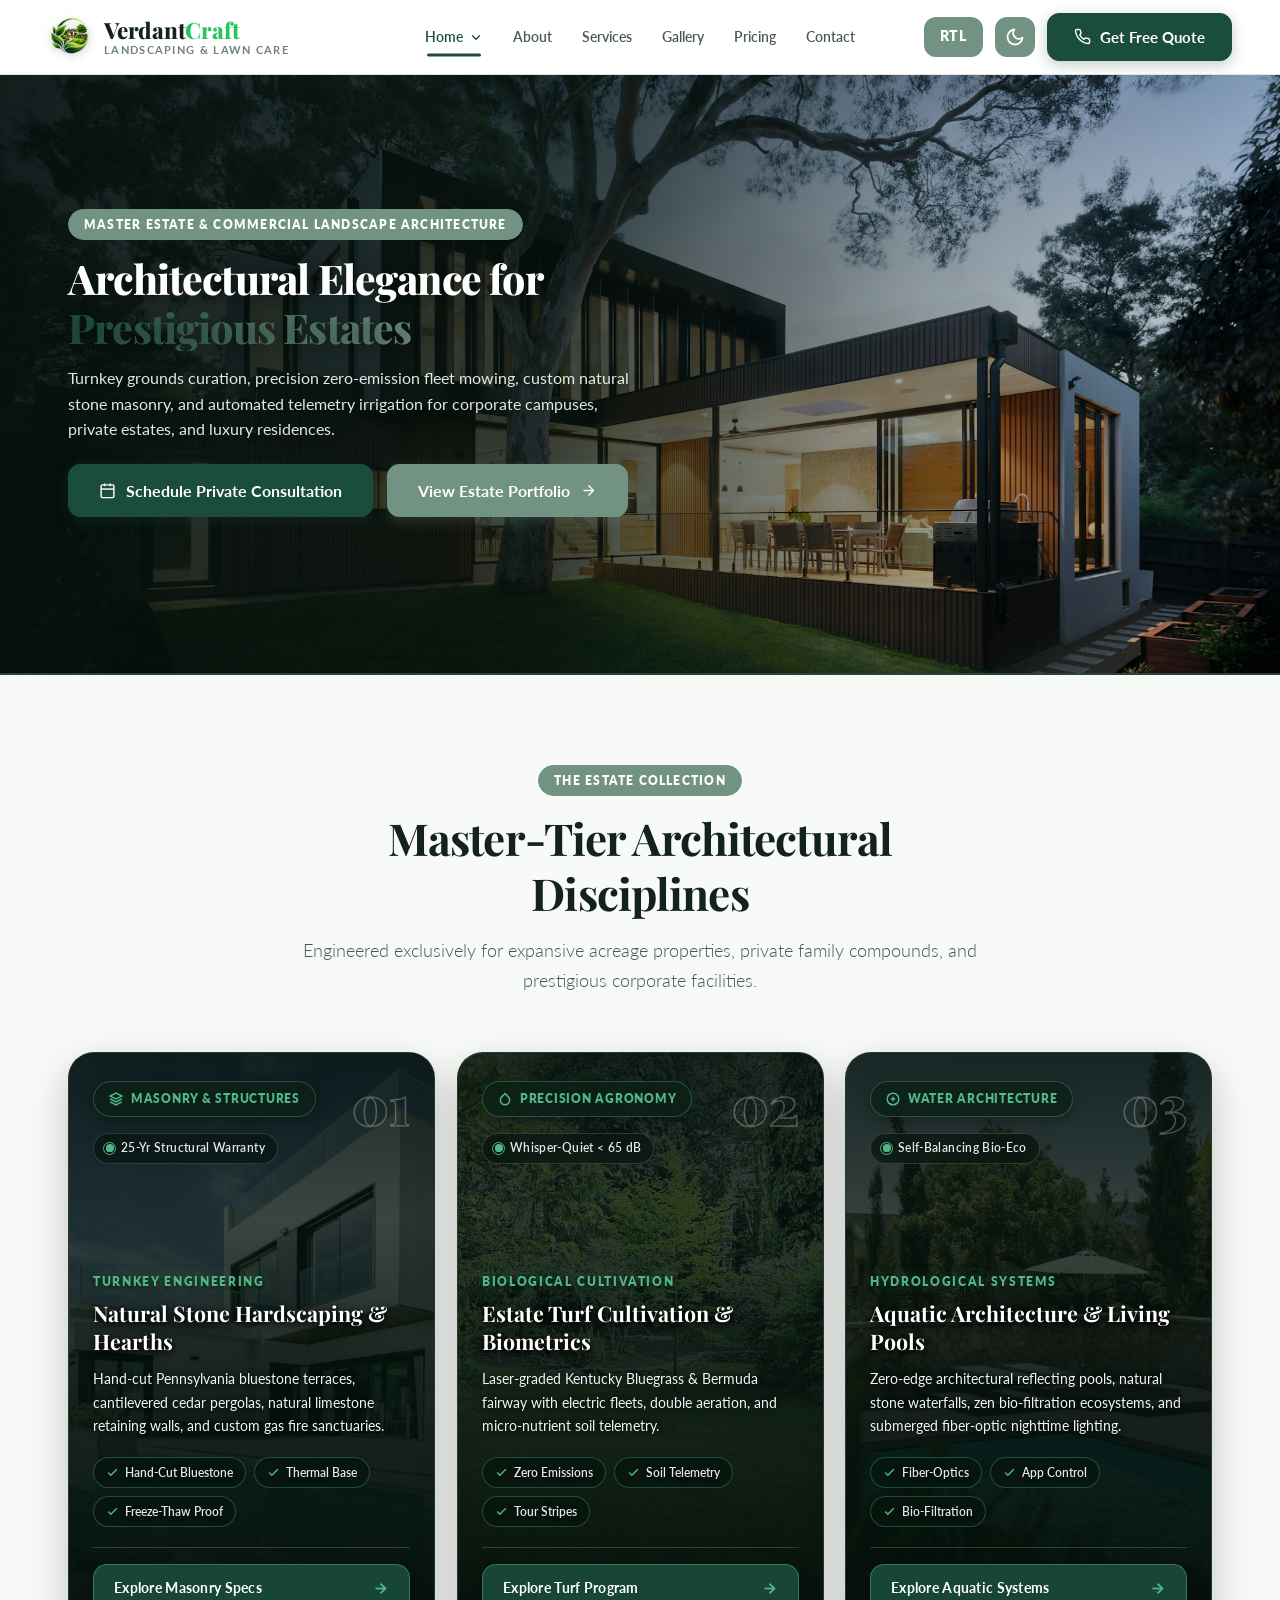
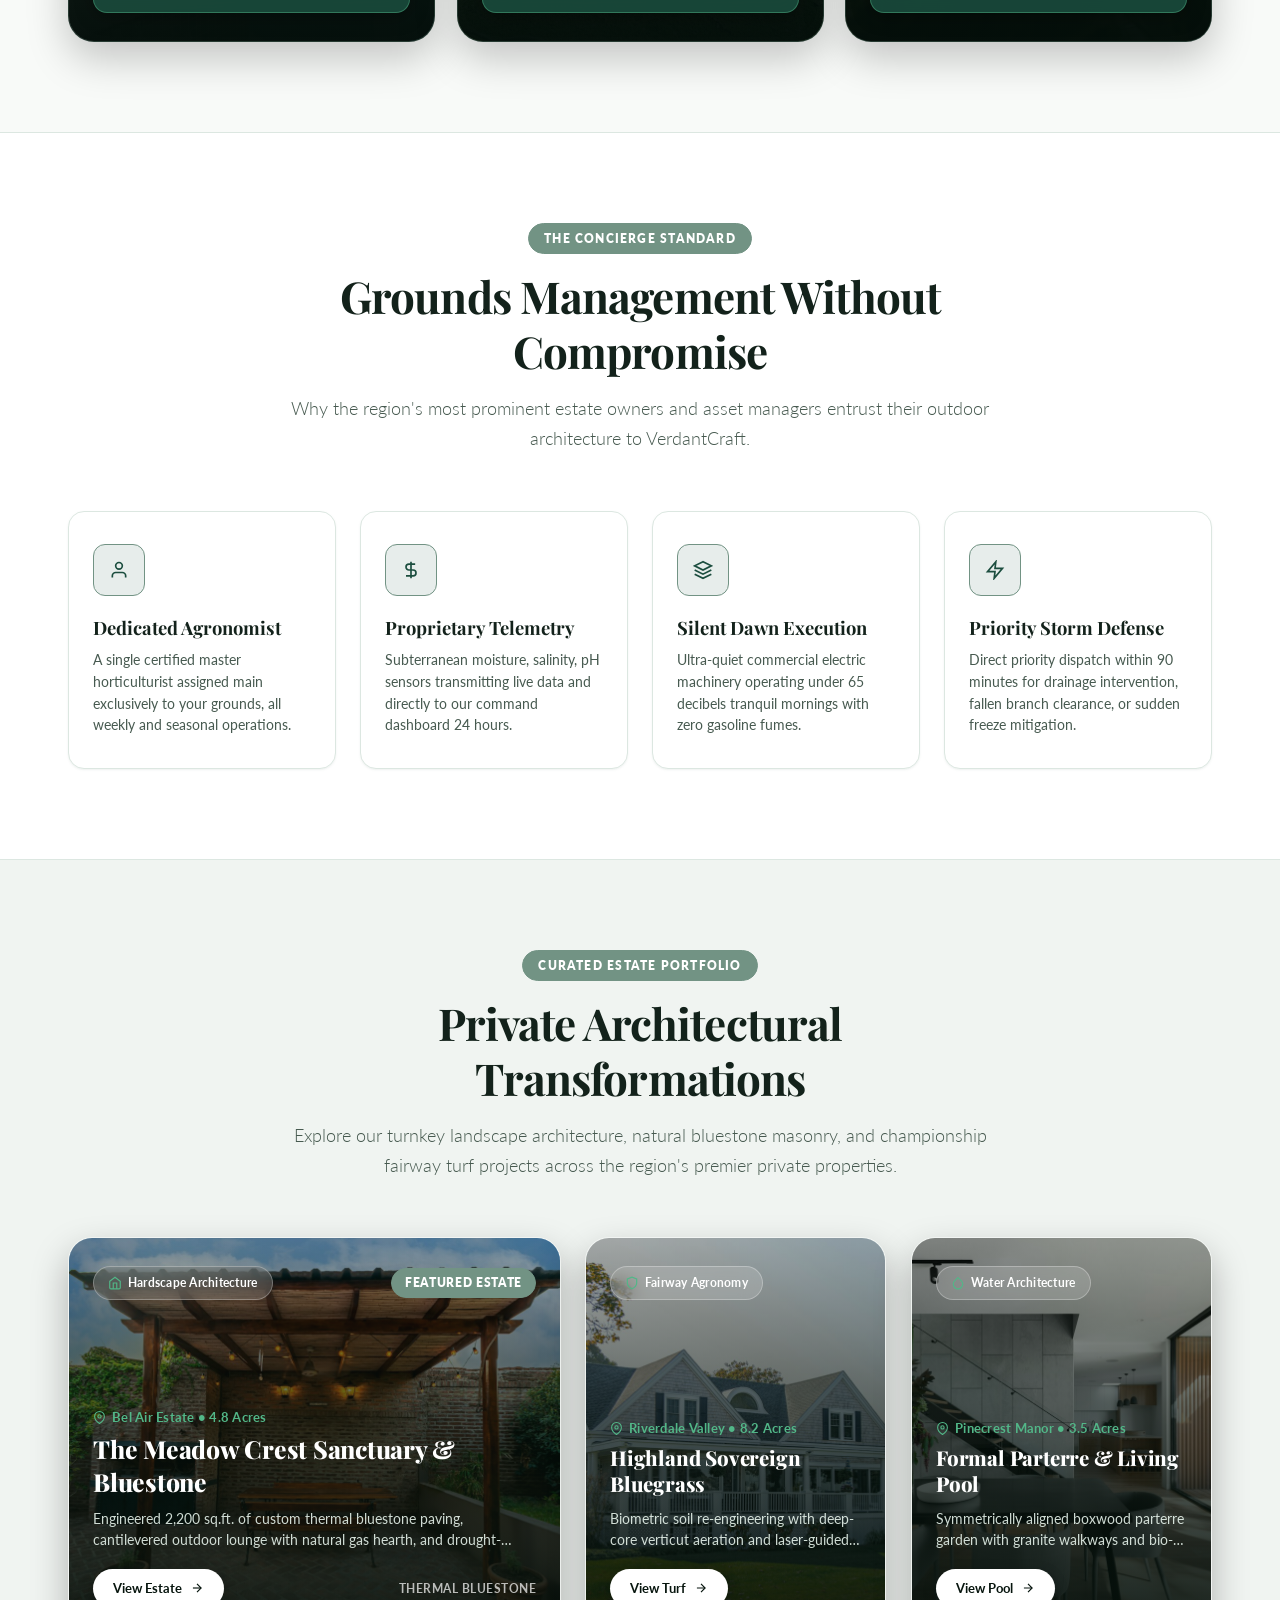
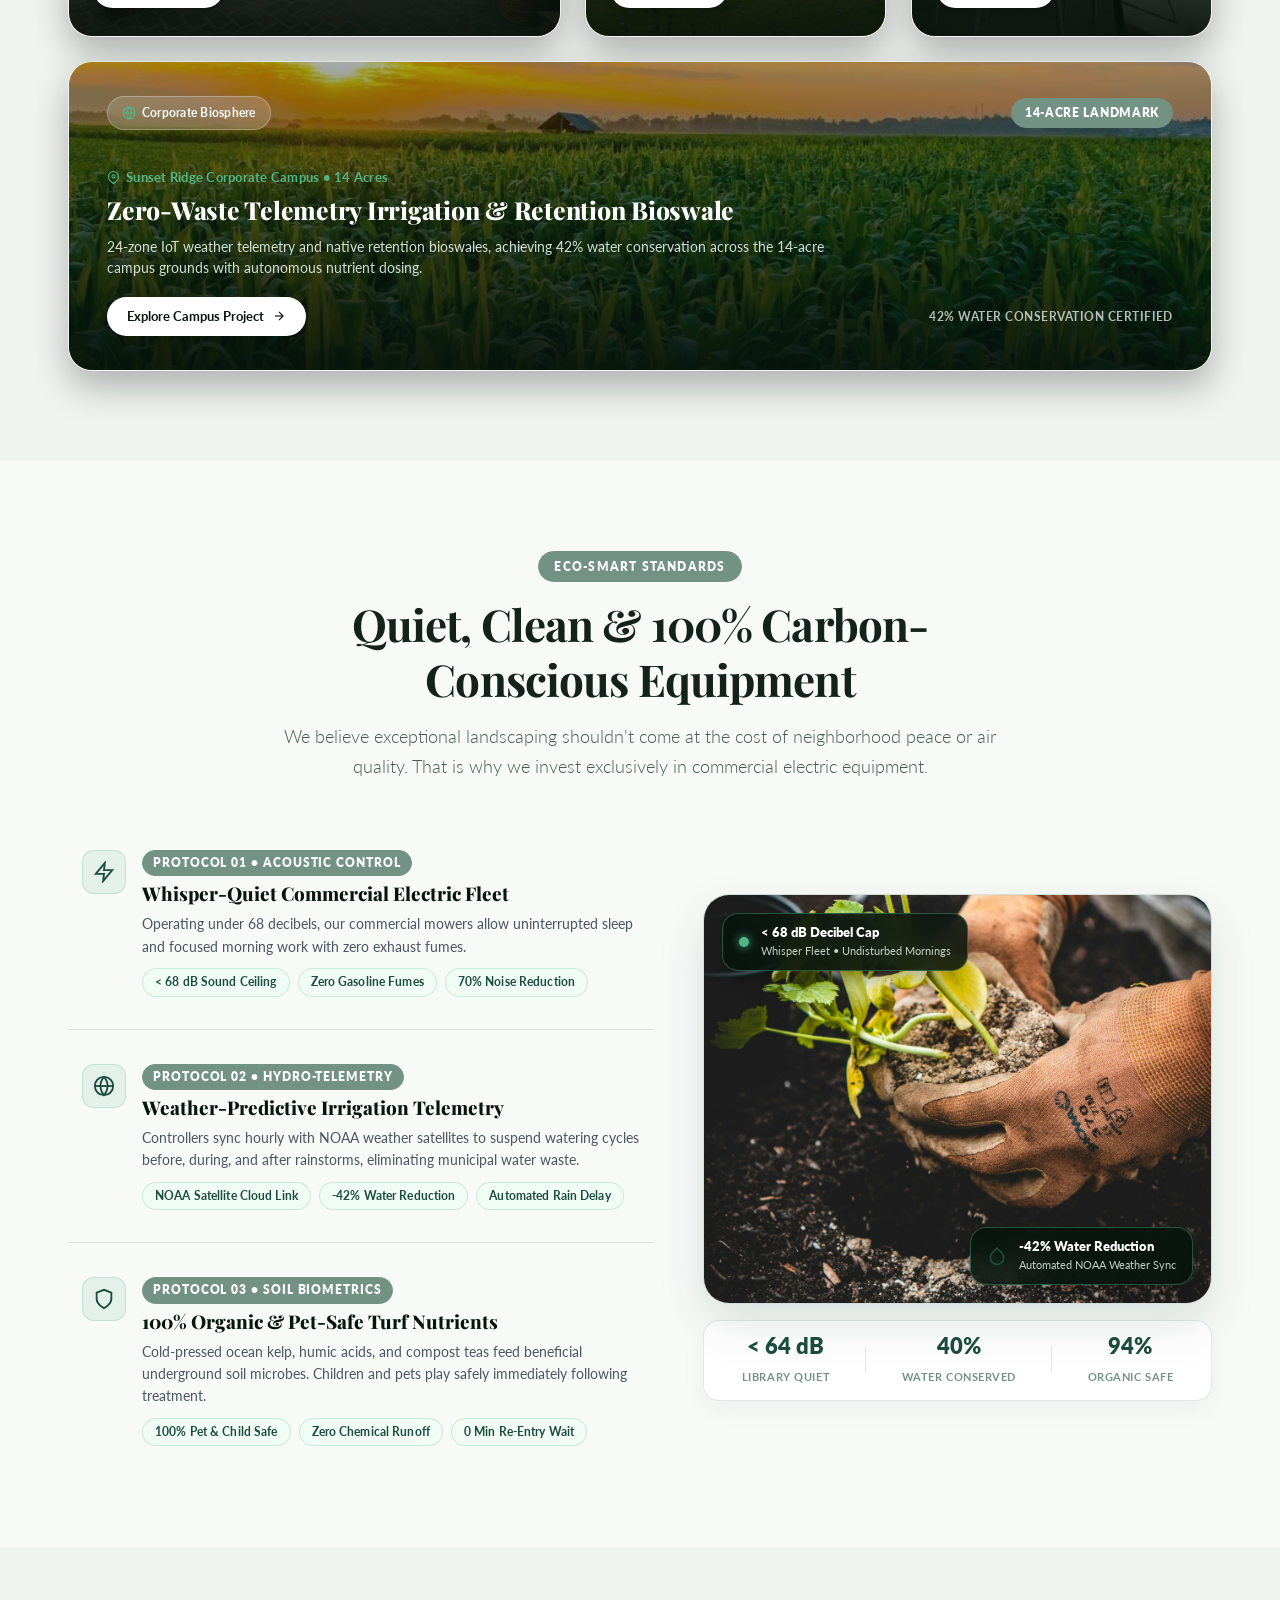
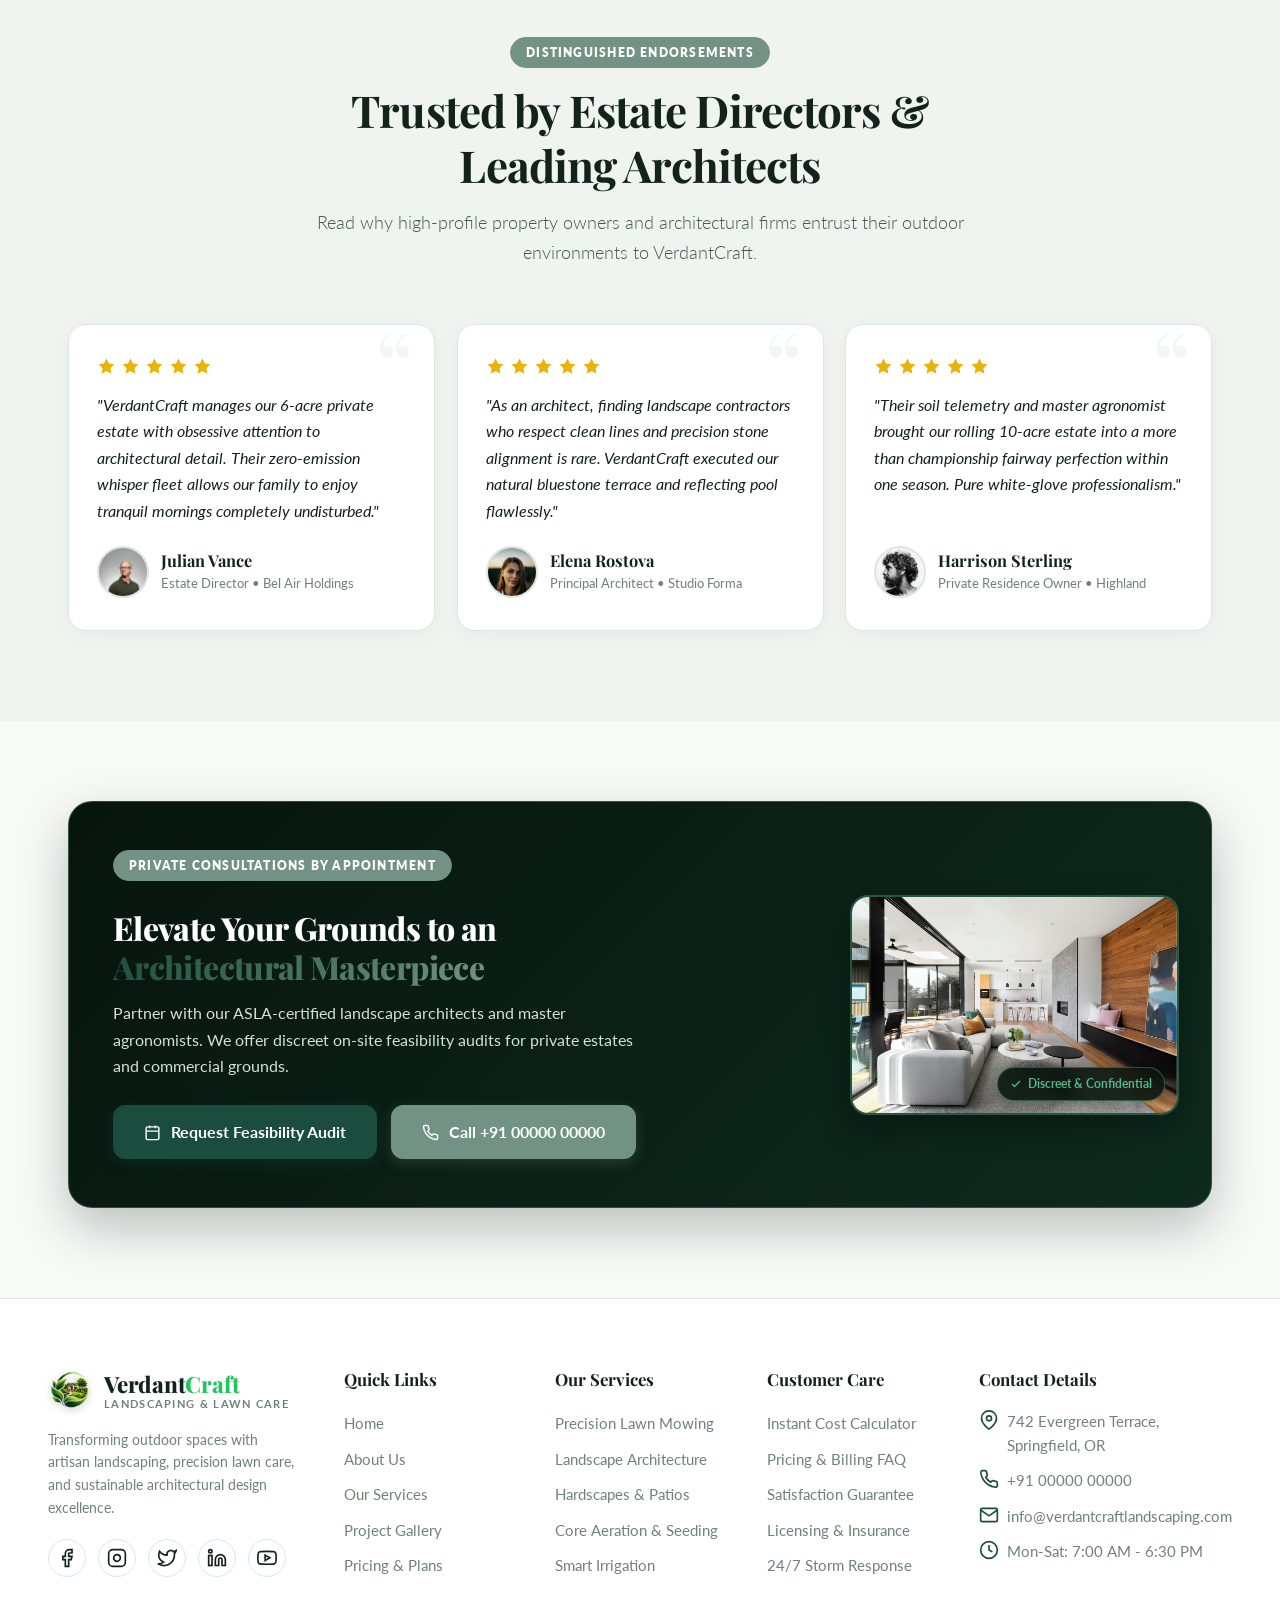
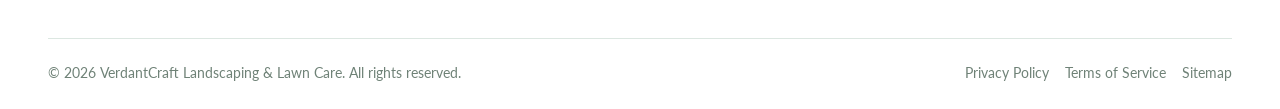
<file: index-2.html>
﻿<!doctype html>
<html lang="en" dir="ltr" data-theme="light">
<head>
  <meta charset="utf-8">
  <meta name="viewport" content="width=device-width, initial-scale=1">
  <title>VerdantCraft | Architectural Estates &amp; Commercial Landscapes (Home 2)</title>
  <meta name="description" content="Premier estate and commercial grounds management, zero-emission commercial mowing fleets, and architectural masonry.">
  <meta name="color-scheme" content="light dark">

  <link rel="icon" href="favicon.ico" sizes="any">
  <link rel="icon" href="images/favicon.svg" type="image/svg+xml">
  <link rel="icon" type="image/png" sizes="16x16" href="images/favicon-16x16.png">
  <link rel="icon" type="image/png" sizes="32x32" href="images/favicon-32x32.png">
  <link rel="icon" type="image/png" sizes="48x48" href="images/favicon-48x48.png">
  <link rel="apple-touch-icon" href="images/apple-touch-icon.png">

  <link rel="preconnect" href="https://fonts.googleapis.com">
  <link rel="preconnect" href="https://fonts.gstatic.com" crossorigin>
  <link href="https://fonts.googleapis.com/css2?family=Lato:ital,wght@0,300;0,400;0,700;0,900;1,300;1,400;1,700&family=Playfair+Display:ital,wght@0,500;0,600;0,700;0,800;1,400;1,600&display=swap" rel="stylesheet">

  <link rel="stylesheet" href="bootstrap.min.css">
  <link rel="stylesheet" href="theme.css">
  <link rel="stylesheet" href="style.css">
  <link rel="stylesheet" href="home.css">
  <link rel="stylesheet" href="home-2.css">
  <link rel="stylesheet" href="responsive.css">
  <link rel="stylesheet" href="animations.css">

  <script src="config.js"></script>
  <script src="theme.js"></script>
  <script src="validation.js" defer></script>
  <script src="main.js" defer></script>
</head>
<body data-page="index-2.html" class="is-preloading">

  <div id="page-preloader" class="page-preloader" aria-hidden="true">
    <div class="preloader-curtain preloader-curtain-top"></div>
    <div class="preloader-curtain preloader-curtain-bottom"></div>
    <div class="preloader-center">
      <div class="preloader-brand-box">
        <div class="preloader-icon-glow">
          <div class="preloader-glow-ring"></div>
          <svg class="preloader-leaf-svg" viewBox="0 0 24 24" fill="none" stroke="currentColor" stroke-width="1.8" stroke-linecap="round" stroke-linejoin="round">
            <path d="M11 20A7 7 0 0 1 9.8 6.1C15.5 5 17 4.48 19 2c1 2 2 4.18 2 8 0 5.5-4.78 10-10 10Z"/>
            <path d="M2 21c0-3 1.85-5.36 5.08-6C9.5 14.52 12 13 13 12"/>
          </svg>
        </div>
        <div class="preloader-title">Verdant<span>Craft</span></div>
        <div class="preloader-subtitle">ESTATES &amp; ARCHITECTURE</div>
      </div>
      <div class="preloader-bar-wrap">
        <div class="preloader-bar-track">
          <div class="preloader-bar-fill" id="preloader-bar-fill"></div>
        </div>
        <div class="preloader-status-meta">
          <span class="preloader-quote">Opening Architectural Living...</span>
          <span class="preloader-counter" id="preloader-counter">0%</span>
        </div>
      </div>
    </div>
  </div>

  <script>
    (function() {
      var preloader = document.getElementById('page-preloader');
      if (!preloader) return;
      var barFill = document.getElementById('preloader-bar-fill');
      var counter = document.getElementById('preloader-counter');

      var startTime = performance.now();
      var duration = 850;
      var isDone = false;

      function finish() {
        if (isDone) return;
        isDone = true;
        if (barFill) barFill.style.width = '100%';
        if (counter) counter.textContent = '100%';
        window.dispatchEvent(new CustomEvent('preloaderDone'));

        setTimeout(function() {
          preloader.classList.add('fade-content');
          setTimeout(function() {
            preloader.classList.add('open-shutter');
            var hero = document.querySelector('.estate-hero-section') || document.querySelector('.hero-section');
            if (hero) hero.classList.add('hero-opening-reveal');
            setTimeout(function() {
              preloader.classList.add('is-finished');
              document.body.classList.remove('is-preloading');
            }, 800);
          }, 220);
        }, 120);
      }

      function step(currentTime) {
        if (isDone) return;
        var elapsed = Math.max(0, currentTime - startTime);
        var percent = Math.min(100, Math.floor((elapsed / duration) * 100));

        if (barFill) barFill.style.width = percent + '%';
        if (counter) counter.textContent = percent + '%';

        if (percent < 100) {
          requestAnimationFrame(step);
        } else {
          finish();
        }
      }

      requestAnimationFrame(step);
      setTimeout(finish, 2200);
    })();
  </script>

  <a class="skip-link" href="#main">Skip to main content</a>

  <header class="site-header">
    <div class="container header-row">
      <a class="brand" href="index.html" aria-label="VerdantCraft Home">
        <div class="brand-logo-badge">
          <img src="images/logo-light.png" alt="VerdantCraft Logo" class="brand-logo-img theme-logo-light">
          <img src="images/logo-dark.png" alt="VerdantCraft Logo" class="brand-logo-img theme-logo-dark">
        </div>
        <div>
          <span class="brand-name">Verdant<span>Craft</span></span>
          <span class="brand-sub">LANDSCAPING &amp; LAWN CARE</span>
        </div>
      </a>

      <nav class="site-nav" id="main-nav" aria-label="Main Navigation">
        <div class="nav-item-dropdown">
          <a href="index-2.html" class="nav-link nav-dropdown-toggle active" aria-haspopup="true" aria-expanded="false">
            <span>Home</span>
            <svg class="dropdown-chevron" viewBox="0 0 24 24" fill="none" stroke="currentColor" stroke-width="2.2" stroke-linecap="round" stroke-linejoin="round" aria-hidden="true"><polyline points="6 9 12 15 18 9"/></svg>
          </a>
          <div class="dropdown-menu-custom" role="menu">
            <a href="index.html" class="dropdown-item-custom" role="menuitem">
              <span class="dropdown-item-title">Home 1</span>
              <span class="dropdown-item-desc">Living Sanctuary (Residential)</span>
            </a>
            <a href="index-2.html" class="dropdown-item-custom active" role="menuitem">
              <span class="dropdown-item-title">Home 2</span>
              <span class="dropdown-item-desc">Architectural Estates &amp; Commercial</span>
            </a>
          </div>
        </div>
        <a href="about.html" class="nav-link">About</a>
        <a href="services.html" class="nav-link">Services</a>
        <a href="gallery.html" class="nav-link">Gallery</a>
        <a href="pricing.html" class="nav-link">Pricing</a>
        <a href="contact.html" class="nav-link">Contact</a>
      </nav>

      <div class="header-actions">
        <button type="button" class="dir-btn direction-control" title="Click to change to RTL" aria-label="Toggle text direction">
          <span class="dir-text">RTL</span>
        </button>

        <button type="button" class="icon-btn theme-control" title="Switch theme" aria-label="Toggle dark mode">
          <svg class="nav-icon" viewBox="0 0 24 24" fill="none" stroke="currentColor" stroke-width="1.8">
            <circle cx="12" cy="12" r="4"/>
          </svg>
        </button>

        <a href="contact.html#contact-form-section" class="btn btn-primary d-none d-sm-inline-flex">
          <svg class="icon" viewBox="0 0 24 24" fill="none" stroke="currentColor" stroke-width="2">
            <path d="M22 16.92v3a2 2 0 0 1-2.18 2 19.79 19.79 0 0 1-8.63-3.07 19.5 19.5 0 0 1-6-6 19.79 19.79 0 0 1-3.07-8.67A2 2 0 0 1 4.11 2h3a2 2 0 0 1 2 1.72 12.84 12.84 0 0 0 .7 2.81 2 2 0 0 1-.45 2.11L8.09 9.91a16 16 0 0 0 6 6l1.27-1.27a2 2 0 0 1 2.11-.45 12.84 12.84 0 0 0 2.81.7A2 2 0 0 1 22 16.92z"/></svg>
          <span>Get Free Quote</span>
        </a>

        <button type="button" class="menu-toggle" aria-label="Toggle navigation menu" aria-expanded="false">
          <svg class="nav-icon" viewBox="0 0 24 24" fill="none" stroke="currentColor" stroke-width="2.8" stroke-linecap="round"><line x1="3" y1="12" x2="21" y2="12"/><line x1="3" y1="6" x2="21" y2="6"/><line x1="3" y1="18" x2="21" y2="18"/></svg>
        </button>
      </div>
    </div>
  </header>

  <main id="main">

    <section class="home2-hero" aria-label="Architectural Estates Introduction">
      <div class="home2-hero-bg">
        <img src="images/estate-hero.jpg" alt="Prestigious contemporary luxury architectural estate with illuminated terrace and manicured lawn" class="home2-hero-img">
        <div class="home2-hero-overlay"></div>
      </div>
      <div class="container">
        <div class="home2-hero-content" data-reveal="fade-up">
          <span class="luxury-eyebrow">Master Estate &amp; Commercial Landscape Architecture</span>
          <h1 class="home2-hero-title">
            Architectural Elegance for <span class="text-gradient">Prestigious Estates</span>
          </h1>
          <p class="home2-hero-lead">
            Turnkey grounds curation, precision zero-emission fleet mowing, custom natural stone masonry, and automated telemetry irrigation for corporate campuses, private estates, and luxury residences.
          </p>

          <div class="home2-hero-cta">
            <a href="book-now.html" class="btn btn-primary btn-lg">
              <svg class="icon" viewBox="0 0 24 24" fill="none" stroke="currentColor" stroke-width="2"><rect x="3" y="4" width="18" height="18" rx="2" ry="2"/><line x1="16" y1="2" x2="16" y2="6"/><line x1="8" y1="2" x2="8" y2="6"/><line x1="3" y1="10" x2="21" y2="10"/></svg>
              <span>Schedule Private Consultation</span>
            </a>
            <a href="gallery.html" class="btn btn-secondary btn-lg">
              <span>View Estate Portfolio</span>
              <svg class="icon" viewBox="0 0 24 24" fill="none" stroke="currentColor" stroke-width="2"><line x1="5" y1="12" x2="19" y2="12"/><polyline points="12 5 19 12 12 19"/></svg>
            </a>
          </div>

          </div>
        </div>
      </div>
    </section>

    <section class="section" aria-label="The Estate Collection Disciplines">
      <div class="container">
        <div class="section-header text-center" data-reveal>
          <span class="luxury-eyebrow">The Estate Collection</span>
          <h2>Master-Tier Architectural Disciplines</h2>
          <p class="lead">
            Engineered exclusively for expansive acreage properties, private family compounds, and prestigious corporate facilities.
          </p>
        </div>

        <div class="monolith-gallery-deck">

          <article class="monolith-card" data-reveal>
            <div class="monolith-media-wrap">
              <img src="images/photo-1600596542815-ffad4c1539a9.jpg" alt="Architectural bluestone patio and modern outdoor hearth" class="monolith-card-img" loading="lazy">
              <div class="monolith-overlay"></div>
            </div>
            <div class="monolith-top-meta">
              <span class="monolith-tag-pill">
                <svg class="icon" viewBox="0 0 24 24" fill="none" stroke="currentColor" stroke-width="2.5"><polygon points="12 2 2 7 12 12 22 7 12 2"/><polyline points="2 17 12 22 22 17"/><polyline points="2 12 12 17 22 12"/></svg>
                <span>Masonry &amp; Structures</span>
              </span>
              <span class="monolith-index-watermark">01</span>
            </div>
            <div class="monolith-spec-floating-chip">
              <span class="pulse-indicator"></span>
              <span>25-Yr Structural Warranty</span>
            </div>
            <div class="monolith-card-content">
              <span class="monolith-discipline-cat">Turnkey Engineering</span>
              <h3 class="monolith-title">Natural Stone Hardscaping &amp; Hearths</h3>
              <p class="monolith-desc">Hand-cut Pennsylvania bluestone terraces, cantilevered cedar pergolas, natural limestone retaining walls, and custom gas fire sanctuaries.</p>
              <div class="monolith-features-row">
                <span class="monolith-feature-pill">
                  <svg class="icon" viewBox="0 0 24 24" fill="none" stroke="currentColor" stroke-width="2.5"><polyline points="20 6 9 17 4 12"/></svg>
                  <span>Hand-Cut Bluestone</span>
                </span>
                <span class="monolith-feature-pill">
                  <svg class="icon" viewBox="0 0 24 24" fill="none" stroke="currentColor" stroke-width="2.5"><polyline points="20 6 9 17 4 12"/></svg>
                  <span>Thermal Base</span>
                </span>
                <span class="monolith-feature-pill">
                  <svg class="icon" viewBox="0 0 24 24" fill="none" stroke="currentColor" stroke-width="2.5"><polyline points="20 6 9 17 4 12"/></svg>
                  <span>Freeze-Thaw Proof</span>
                </span>
              </div>
              <div class="monolith-action-row">
                <a href="service-hardscaping.html" class="monolith-action-btn">
                  <span>Explore Masonry Specs</span>
                  <svg class="icon" viewBox="0 0 24 24" fill="none" stroke="currentColor" stroke-width="2.5"><line x1="5" y1="12" x2="19" y2="12"/><polyline points="12 5 19 12 12 19"/></svg>
                </a>
              </div>
            </div>
          </article>

          <article class="monolith-card" data-reveal>
            <div class="monolith-media-wrap">
              <img src="images/photo-1594498653385-d5172c532c00.jpg" alt="Laser-graded estate turf cultivation and agronomy" class="monolith-card-img" loading="lazy">
              <div class="monolith-overlay"></div>
            </div>
            <div class="monolith-top-meta">
              <span class="monolith-tag-pill">
                <svg class="icon" viewBox="0 0 24 24" fill="none" stroke="currentColor" stroke-width="2.5"><path d="M12 2.69l5.66 5.66a8 8 0 1 1-11.31 0z"/></svg>
                <span>Precision Agronomy</span>
              </span>
              <span class="monolith-index-watermark">02</span>
            </div>
            <div class="monolith-spec-floating-chip">
              <span class="pulse-indicator"></span>
              <span>Whisper-Quiet &lt; 65 dB</span>
            </div>
            <div class="monolith-card-content">
              <span class="monolith-discipline-cat">Biological Cultivation</span>
              <h3 class="monolith-title">Estate Turf Cultivation &amp; Biometrics</h3>
              <p class="monolith-desc">Laser-graded Kentucky Bluegrass &amp; Bermuda fairway with electric fleets, double aeration, and micro-nutrient soil telemetry.</p>
              <div class="monolith-features-row">
                <span class="monolith-feature-pill">
                  <svg class="icon" viewBox="0 0 24 24" fill="none" stroke="currentColor" stroke-width="2.5"><polyline points="20 6 9 17 4 12"/></svg>
                  <span>Zero Emissions</span>
                </span>
                <span class="monolith-feature-pill">
                  <svg class="icon" viewBox="0 0 24 24" fill="none" stroke="currentColor" stroke-width="2.5"><polyline points="20 6 9 17 4 12"/></svg>
                  <span>Soil Telemetry</span>
                </span>
                <span class="monolith-feature-pill">
                  <svg class="icon" viewBox="0 0 24 24" fill="none" stroke="currentColor" stroke-width="2.5"><polyline points="20 6 9 17 4 12"/></svg>
                  <span>Tour Stripes</span>
                </span>
              </div>
              <div class="monolith-action-row">
                <a href="service-mowing.html" class="monolith-action-btn">
                  <span>Explore Turf Program</span>
                  <svg class="icon" viewBox="0 0 24 24" fill="none" stroke="currentColor" stroke-width="2.5"><line x1="5" y1="12" x2="19" y2="12"/><polyline points="12 5 19 12 12 19"/></svg>
                </a>
              </div>
            </div>
          </article>

          <article class="monolith-card" data-reveal>
            <div class="monolith-media-wrap">
              <img src="images/photo-1576013551627-0cc20b96c2a7.jpg" alt="Luxury reflection pool, architectural stone patio and natural water feature" class="monolith-card-img" loading="lazy">
              <div class="monolith-overlay"></div>
            </div>
            <div class="monolith-top-meta">
              <span class="monolith-tag-pill">
                <svg class="icon" viewBox="0 0 24 24" fill="none" stroke="currentColor" stroke-width="2.5"><circle cx="12" cy="12" r="10"/><path d="M8 12h8"/><path d="M12 8v8"/></svg>
                <span>Water Architecture</span>
              </span>
              <span class="monolith-index-watermark">03</span>
            </div>
            <div class="monolith-spec-floating-chip">
              <span class="pulse-indicator"></span>
              <span>Self-Balancing Bio-Eco</span>
            </div>
            <div class="monolith-card-content">
              <span class="monolith-discipline-cat">Hydrological Systems</span>
              <h3 class="monolith-title">Aquatic Architecture &amp; Living Pools</h3>
              <p class="monolith-desc">Zero-edge architectural reflecting pools, natural stone waterfalls, zen bio-filtration ecosystems, and submerged fiber-optic nighttime lighting.</p>
              <div class="monolith-features-row">
                <span class="monolith-feature-pill">
                  <svg class="icon" viewBox="0 0 24 24" fill="none" stroke="currentColor" stroke-width="2.5"><polyline points="20 6 9 17 4 12"/></svg>
                  <span>Fiber-Optics</span>
                </span>
                <span class="monolith-feature-pill">
                  <svg class="icon" viewBox="0 0 24 24" fill="none" stroke="currentColor" stroke-width="2.5"><polyline points="20 6 9 17 4 12"/></svg>
                  <span>App Control</span>
                </span>
                <span class="monolith-feature-pill">
                  <svg class="icon" viewBox="0 0 24 24" fill="none" stroke="currentColor" stroke-width="2.5"><polyline points="20 6 9 17 4 12"/></svg>
                  <span>Bio-Filtration</span>
                </span>
              </div>
              <div class="monolith-action-row">
                <a href="service-irrigation.html" class="monolith-action-btn">
                  <span>Explore Aquatic Systems</span>
                  <svg class="icon" viewBox="0 0 24 24" fill="none" stroke="currentColor" stroke-width="2.5"><line x1="5" y1="12" x2="19" y2="12"/><polyline points="12 5 19 12 12 19"/></svg>
                </a>
              </div>
            </div>
          </article>
        </div>
      </div>
    </section>

    <section class="concierge-standard-section" aria-label="The Concierge Standard">
      <div class="container">
        <div class="section-header text-center" data-reveal>
          <span class="luxury-eyebrow">The Concierge Standard</span>
          <h2>Grounds Management Without Compromise</h2>
          <p class="lead">
            Why the region's most prominent estate owners and asset managers entrust their outdoor architecture to VerdantCraft.
          </p>
        </div>

        <div class="concierge-grid">
          <div class="concierge-card" data-reveal>
            <div class="concierge-icon-circle">
              <svg class="icon" viewBox="0 0 24 24" fill="none" stroke="currentColor" stroke-width="2"><path d="M20 21v-2a4 4 0 0 0-4-4H8a4 4 0 0 0-4 4v2"/><circle cx="12" cy="7" r="4"/></svg>
            </div>
            <h4>Dedicated Agronomist</h4>
            <p>A single certified master horticulturist assigned main exclusively to your grounds, all weekly and seasonal operations.</p>
          </div>

          <div class="concierge-card" data-reveal>
            <div class="concierge-icon-circle">
              <svg class="icon" viewBox="0 0 24 24" fill="none" stroke="currentColor" stroke-width="2"><path d="M12 2v20M17 5H9.5a3.5 3.5 0 0 0 0 7h5a3.5 3.5 0 0 1 0 7H6"/></svg>
            </div>
            <h4>Proprietary Telemetry</h4>
            <p>Subterranean moisture, salinity, pH sensors transmitting live data and directly to our command dashboard 24 hours.</p>
          </div>

          <div class="concierge-card" data-reveal>
            <div class="concierge-icon-circle">
              <svg class="icon" viewBox="0 0 24 24" fill="none" stroke="currentColor" stroke-width="2"><path d="M12 2L2 7l10 5 10-5-10-5zM2 17l10 5 10-5M2 12l10 5 10-5"/></svg>
            </div>
            <h4>Silent Dawn Execution</h4>
            <p>Ultra-quiet commercial electric machinery operating under 65 decibels tranquil mornings with zero gasoline fumes.</p>
          </div>

          <div class="concierge-card" data-reveal>
            <div class="concierge-icon-circle">
              <svg class="icon" viewBox="0 0 24 24" fill="none" stroke="currentColor" stroke-width="2"><polygon points="13 2 3 14 12 14 11 22 21 10 12 10 13 2"/></svg>
            </div>
            <h4>Priority Storm Defense</h4>
            <p>Direct priority dispatch within 90 minutes for drainage intervention, fallen branch clearance, or sudden freeze mitigation.</p>
          </div>
        </div>
      </div>
    </section>

    <section class="section section-muted" aria-label="Recent Project Showcase">
      <div class="container">
        <div class="section-header text-center" data-reveal>
          <span class="luxury-eyebrow">Curated Estate Portfolio</span>
          <h2>Private Architectural Transformations</h2>
          <p class="lead">Explore our turnkey landscape architecture, natural bluestone masonry, and championship fairway turf projects across the region's premier private properties.</p>
        </div>

        <div class="estate-showcase-grid">

          <div class="estate-portfolio-card card-wide" data-reveal>
            <img class="estate-portfolio-bg" src="images/photo-1674672670977-bcf517fc2376.jpg" alt="Natural bluestone outdoor living patio with custom hearth" loading="lazy">
            <div class="estate-portfolio-overlay"></div>

            <div class="estate-portfolio-top">
              <span class="estate-pill-glass">
                <svg viewBox="0 0 24 24" fill="none" stroke="currentColor" stroke-width="2"><path d="M3 9l9-7 9 7v11a2 2 0 0 1-2 2H5a2 2 0 0 1-2-2z"/><polyline points="9 22 9 12 15 12 15 22"/></svg>
                Hardscape Architecture
              </span>
              <span class="estate-pill-accent">Featured Estate</span>
            </div>

            <div class="estate-portfolio-bottom">
              <span class="estate-card-location">
                <svg viewBox="0 0 24 24" fill="none" stroke="currentColor" stroke-width="2"><path d="M21 10c0 7-9 13-9 13s-9-6-9-13a9 9 0 0 1 18 0z"/><circle cx="12" cy="10" r="3"/></svg>
                Bel Air Estate &bull; 4.8 Acres
              </span>
              <h3 class="estate-card-title">The Meadow Crest Sanctuary &amp; Bluestone</h3>
              <p class="estate-card-desc">Engineered 2,200 sq.ft. of custom thermal bluestone paving, cantilevered outdoor lounge with natural gas hearth, and drought-tolerant alpine flora.</p>
              <div class="estate-portfolio-footer">
                <a href="book-now.html" class="estate-portfolio-btn">
                  <span>View Estate</span>
                  <svg viewBox="0 0 24 24" fill="none" stroke="currentColor" stroke-width="2"><line x1="5" y1="12" x2="19" y2="12"/><polyline points="12 5 19 12 12 19"/></svg>
                </a>
                <span class="estate-card-stat">Thermal Bluestone</span>
              </div>
            </div>
          </div>

          <div class="estate-portfolio-card" data-reveal>
            <img class="estate-portfolio-bg" src="images/photo-1570129477492-45c003edd2be.jpg" alt="Pristine green estate turf with architectural lines" loading="lazy">
            <div class="estate-portfolio-overlay"></div>

            <div class="estate-portfolio-top">
              <span class="estate-pill-glass">
                <svg viewBox="0 0 24 24" fill="none" stroke="currentColor" stroke-width="2"><path d="M12 22s8-4 8-10V5l-8-3-8 3v7c0 6 8 10 8 10z"/></svg>
                Fairway Agronomy
              </span>
            </div>

            <div class="estate-portfolio-bottom">
              <span class="estate-card-location">
                <svg viewBox="0 0 24 24" fill="none" stroke="currentColor" stroke-width="2"><path d="M21 10c0 7-9 13-9 13s-9-6-9-13a9 9 0 0 1 18 0z"/><circle cx="12" cy="10" r="3"/></svg>
                Riverdale Valley &bull; 8.2 Acres
              </span>
              <h3 class="estate-card-title">Highland Sovereign Bluegrass</h3>
              <p class="estate-card-desc">Biometric soil re-engineering with deep-core verticut aeration and laser-guided fairway precision cutting.</p>
              <div class="estate-portfolio-footer">
                <a href="book-now.html" class="estate-portfolio-btn">
                  <span>View Turf</span>
                  <svg viewBox="0 0 24 24" fill="none" stroke="currentColor" stroke-width="2"><line x1="5" y1="12" x2="19" y2="12"/><polyline points="12 5 19 12 12 19"/></svg>
                </a>
              </div>
            </div>
          </div>

          <div class="estate-portfolio-card" data-reveal>
            <img class="estate-portfolio-bg" src="images/photo-1600607687920-4e2a09cf159d.jpg" alt="Living pool terrace and manicured garden" loading="lazy">
            <div class="estate-portfolio-overlay"></div>

            <div class="estate-portfolio-top">
              <span class="estate-pill-glass">
                <svg viewBox="0 0 24 24" fill="none" stroke="currentColor" stroke-width="2"><path d="M12 2.69l5.66 5.66a8 8 0 1 1-11.31 0z"/></svg>
                Water Architecture
              </span>
            </div>

            <div class="estate-portfolio-bottom">
              <span class="estate-card-location">
                <svg viewBox="0 0 24 24" fill="none" stroke="currentColor" stroke-width="2"><path d="M21 10c0 7-9 13-9 13s-9-6-9-13a9 9 0 0 1 18 0z"/><circle cx="12" cy="10" r="3"/></svg>
                Pinecrest Manor &bull; 3.5 Acres
              </span>
              <h3 class="estate-card-title">Formal Parterre &amp; Living Pool</h3>
              <p class="estate-card-desc">Symmetrically aligned boxwood parterre garden with granite walkways and bio-filtered infinity water reflection basin.</p>
              <div class="estate-portfolio-footer">
                <a href="book-now.html" class="estate-portfolio-btn">
                  <span>View Pool</span>
                  <svg viewBox="0 0 24 24" fill="none" stroke="currentColor" stroke-width="2"><line x1="5" y1="12" x2="19" y2="12"/><polyline points="12 5 19 12 12 19"/></svg>
                </a>
              </div>
            </div>
          </div>

          <div class="estate-portfolio-card card-full" data-reveal>
            <img class="estate-portfolio-bg" src="images/sunset-ridge-bioswale.jpg" alt="Zero-waste telemetry irrigation and native retention bioswales on expansive 14-acre estate grounds under morning sunrise" loading="lazy">
            <div class="estate-portfolio-overlay"></div>

            <div class="estate-portfolio-top">
              <span class="estate-pill-glass">
                <svg viewBox="0 0 24 24" fill="none" stroke="currentColor" stroke-width="2"><circle cx="12" cy="12" r="10"/><path d="M2 12h20"/><path d="M12 2a15.3 15.3 0 0 1 4 10 15.3 15.3 0 0 1-4 10 15.3 15.3 0 0 1-4-10 15.3 15.3 0 0 1 4-10z"/></svg>
                Corporate Biosphere
              </span>
              <span class="estate-pill-accent">14-Acre Landmark</span>
            </div>

            <div class="estate-portfolio-bottom">
              <span class="estate-card-location">
                <svg viewBox="0 0 24 24" fill="none" stroke="currentColor" stroke-width="2"><path d="M21 10c0 7-9 13-9 13s-9-6-9-13a9 9 0 0 1 18 0z"/><circle cx="12" cy="10" r="3"/></svg>
                Sunset Ridge Corporate Campus &bull; 14 Acres
              </span>
              <h3 class="estate-card-title">Zero-Waste Telemetry Irrigation &amp; Retention Bioswale</h3>
              <p class="estate-card-desc">24-zone IoT weather telemetry and native retention bioswales, achieving 42% water conservation across the 14-acre campus grounds with autonomous nutrient dosing.</p>
              <div class="estate-portfolio-footer">
                <a href="book-now.html" class="estate-portfolio-btn">
                  <span>Explore Campus Project</span>
                  <svg viewBox="0 0 24 24" fill="none" stroke="currentColor" stroke-width="2"><line x1="5" y1="12" x2="19" y2="12"/><polyline points="12 5 19 12 12 19"/></svg>
                </a>
                <span class="estate-card-stat">42% Water Conservation Certified</span>
              </div>
            </div>
          </div>
        </div>
      </div>
    </section>

    <section class="section" aria-label="Eco-Smart Equipment & Sustainability">
      <div class="container">

        <div class="section-header text-center" data-reveal>
          <span class="luxury-eyebrow">Eco-Smart Standards</span>
          <h2>Quiet, Clean &amp; 100% Carbon-Conscious Equipment</h2>
          <p class="lead">We believe exceptional landscaping shouldn't come at the cost of neighborhood peace or air quality. That is why we invest exclusively in commercial electric equipment.</p>
        </div>

        <div class="eco-split-console" data-reveal>

          <div class="eco-split-content">

            <div class="eco-protocol-item">
              <div class="eco-protocol-icon">
                <svg viewBox="0 0 24 24" fill="none" stroke="currentColor" stroke-width="2"><path d="M13 2L3 14h9l-1 8 10-12h-9l1-8z"/></svg>
              </div>
              <div class="eco-protocol-detail">
                <span class="eco-protocol-tag">Protocol 01 &bull; Acoustic Control</span>
                <h3>Whisper-Quiet Commercial Electric Fleet</h3>
                <p>Operating under 68 decibels, our commercial mowers allow uninterrupted sleep and focused morning work with zero exhaust fumes.</p>
                <div class="eco-protocol-chips">
                  <span class="eco-chip">&lt; 68 dB Sound Ceiling</span>
                  <span class="eco-chip">Zero Gasoline Fumes</span>
                  <span class="eco-chip">70% Noise Reduction</span>
                </div>
              </div>
            </div>

            <div class="eco-protocol-divider"></div>

            <div class="eco-protocol-item">
              <div class="eco-protocol-icon">
                <svg viewBox="0 0 24 24" fill="none" stroke="currentColor" stroke-width="2"><circle cx="12" cy="12" r="10"/><path d="M2 12h20"/><path d="M12 2a15.3 15.3 0 0 1 4 10 15.3 15.3 0 0 1-4 10 15.3 15.3 0 0 1-4-10 15.3 15.3 0 0 1 4-10z"/></svg>
              </div>
              <div class="eco-protocol-detail">
                <span class="eco-protocol-tag">Protocol 02 &bull; Hydro-Telemetry</span>
                <h3>Weather-Predictive Irrigation Telemetry</h3>
                <p>Controllers sync hourly with NOAA weather satellites to suspend watering cycles before, during, and after rainstorms, eliminating municipal water waste.</p>
                <div class="eco-protocol-chips">
                  <span class="eco-chip">NOAA Satellite Cloud Link</span>
                  <span class="eco-chip">-42% Water Reduction</span>
                  <span class="eco-chip">Automated Rain Delay</span>
                </div>
              </div>
            </div>

            <div class="eco-protocol-divider"></div>

            <div class="eco-protocol-item">
              <div class="eco-protocol-icon">
                <svg viewBox="0 0 24 24" fill="none" stroke="currentColor" stroke-width="2"><path d="M12 22s8-4 8-10V5l-8-3-8 3v7c0 6 8 10 8 10z"/></svg>
              </div>
              <div class="eco-protocol-detail">
                <span class="eco-protocol-tag">Protocol 03 &bull; Soil Biometrics</span>
                <h3>100% Organic &amp; Pet-Safe Turf Nutrients</h3>
                <p>Cold-pressed ocean kelp, humic acids, and compost teas feed beneficial underground soil microbes. Children and pets play safely immediately following treatment.</p>
                <div class="eco-protocol-chips">
                  <span class="eco-chip">100% Pet &amp; Child Safe</span>
                  <span class="eco-chip">Zero Chemical Runoff</span>
                  <span class="eco-chip">0 Min Re-Entry Wait</span>
                </div>
              </div>
            </div>
          </div>

          <div class="eco-split-visual">
            <div class="eco-visual-frame">
              <img src="images/photo-1622383563227-04401ab4e5ea.jpg" alt="Commercial electric precision mowing equipment on luxury estate" class="eco-master-img" loading="lazy">

              <div class="eco-float-badge badge-top">
                <div class="eco-live-dot"></div>
                <div>
                  <div class="eco-badge-val">&lt; 68 dB Decibel Cap</div>
                  <div class="eco-badge-sub">Whisper Fleet &bull; Undisturbed Mornings</div>
                </div>
              </div>

              <div class="eco-float-badge badge-bottom">
                <svg class="icon text-primary" viewBox="0 0 24 24" fill="none" stroke="currentColor" stroke-width="2"><path d="M12 2.69l5.66 5.66a8 8 0 1 1-11.31 0z"/></svg>
                <div>
                  <div class="eco-badge-val">-42% Water Reduction</div>
                  <div class="eco-badge-sub">Automated NOAA Weather Sync</div>
                </div>
              </div>
            </div>

            <div class="eco-stats-bar">
              <div class="eco-stat-item">
                <span class="eco-stat-number stat-number" data-prefix="&lt; " data-target="68" data-suffix=" dB">&lt; 0 dB</span>
                <span class="eco-stat-label">Library Quiet</span>
              </div>
              <div class="eco-stat-sep"></div>
              <div class="eco-stat-item">
                <span class="eco-stat-number stat-number" data-target="42" data-suffix="%">0%</span>
                <span class="eco-stat-label">Water Conserved</span>
              </div>
              <div class="eco-stat-sep"></div>
              <div class="eco-stat-item">
                <span class="eco-stat-number stat-number" data-target="100" data-suffix="%">0%</span>
                <span class="eco-stat-label">Organic Safe</span>
              </div>
            </div>
          </div>
        </div>
      </div>
    </section>

    <section class="section section-muted" aria-label="Customer Reviews">
      <div class="container">
        <div class="section-header text-center" data-reveal>
          <span class="luxury-eyebrow">Distinguished Endorsements</span>
          <h2>Trusted by Estate Directors &amp; Leading Architects</h2>
          <p class="lead">Read why high-profile property owners and architectural firms entrust their outdoor environments to VerdantCraft.</p>
        </div>

        <div class="reviews-grid">

          <div class="review-card" data-reveal>
            <div class="star-rating">
              <svg viewBox="0 0 24 24"><polygon points="12 2 15.09 8.26 22 9.27 17 14.14 18.18 21.02 12 17.77 5.82 21.02 7 14.14 2 9.27 8.91 8.26 12 2"/></svg>
              <svg viewBox="0 0 24 24"><polygon points="12 2 15.09 8.26 22 9.27 17 14.14 18.18 21.02 12 17.77 5.82 21.02 7 14.14 2 9.27 8.91 8.26 12 2"/></svg>
              <svg viewBox="0 0 24 24"><polygon points="12 2 15.09 8.26 22 9.27 17 14.14 18.18 21.02 12 17.77 5.82 21.02 7 14.14 2 9.27 8.91 8.26 12 2"/></svg>
              <svg viewBox="0 0 24 24"><polygon points="12 2 15.09 8.26 22 9.27 17 14.14 18.18 21.02 12 17.77 5.82 21.02 7 14.14 2 9.27 8.91 8.26 12 2"/></svg>
              <svg viewBox="0 0 24 24"><polygon points="12 2 15.09 8.26 22 9.27 17 14.14 18.18 21.02 12 17.77 5.82 21.02 7 14.14 2 9.27 8.91 8.26 12 2"/></svg>
            </div>
            <p class="review-text">"VerdantCraft manages our 6-acre private estate with obsessive attention to architectural detail. Their zero-emission whisper fleet allows our family to enjoy tranquil mornings completely undisturbed."</p>
            <div class="review-author">
              <img class="review-avatar" src="images/photo-1472099645785-5658abf4ff4e.jpg" alt="Julian Vance" loading="lazy">
              <div class="review-info">
                <h4>Julian Vance</h4>
                <p>Estate Director &bull; Bel Air Holdings</p>
              </div>
            </div>
          </div>

          <div class="review-card" data-reveal>
            <div class="star-rating">
              <svg viewBox="0 0 24 24"><polygon points="12 2 15.09 8.26 22 9.27 17 14.14 18.18 21.02 12 17.77 5.82 21.02 7 14.14 2 9.27 8.91 8.26 12 2"/></svg>
              <svg viewBox="0 0 24 24"><polygon points="12 2 15.09 8.26 22 9.27 17 14.14 18.18 21.02 12 17.77 5.82 21.02 7 14.14 2 9.27 8.91 8.26 12 2"/></svg>
              <svg viewBox="0 0 24 24"><polygon points="12 2 15.09 8.26 22 9.27 17 14.14 18.18 21.02 12 17.77 5.82 21.02 7 14.14 2 9.27 8.91 8.26 12 2"/></svg>
              <svg viewBox="0 0 24 24"><polygon points="12 2 15.09 8.26 22 9.27 17 14.14 18.18 21.02 12 17.77 5.82 21.02 7 14.14 2 9.27 8.91 8.26 12 2"/></svg>
              <svg viewBox="0 0 24 24"><polygon points="12 2 15.09 8.26 22 9.27 17 14.14 18.18 21.02 12 17.77 5.82 21.02 7 14.14 2 9.27 8.91 8.26 12 2"/></svg>
            </div>
            <p class="review-text">"As an architect, finding landscape contractors who respect clean lines and precision stone alignment is rare. VerdantCraft executed our natural bluestone terrace and reflecting pool flawlessly."</p>
            <div class="review-author">
              <img class="review-avatar" src="images/photo-1544005313-94ddf0286df2.jpg" alt="Elena Rostova" loading="lazy">
              <div class="review-info">
                <h4>Elena Rostova</h4>
                <p>Principal Architect &bull; Studio Forma</p>
              </div>
            </div>
          </div>

          <div class="review-card" data-reveal>
            <div class="star-rating">
              <svg viewBox="0 0 24 24"><polygon points="12 2 15.09 8.26 22 9.27 17 14.14 18.18 21.02 12 17.77 5.82 21.02 7 14.14 2 9.27 8.91 8.26 12 2"/></svg>
              <svg viewBox="0 0 24 24"><polygon points="12 2 15.09 8.26 22 9.27 17 14.14 18.18 21.02 12 17.77 5.82 21.02 7 14.14 2 9.27 8.91 8.26 12 2"/></svg>
              <svg viewBox="0 0 24 24"><polygon points="12 2 15.09 8.26 22 9.27 17 14.14 18.18 21.02 12 17.77 5.82 21.02 7 14.14 2 9.27 8.91 8.26 12 2"/></svg>
              <svg viewBox="0 0 24 24"><polygon points="12 2 15.09 8.26 22 9.27 17 14.14 18.18 21.02 12 17.77 5.82 21.02 7 14.14 2 9.27 8.91 8.26 12 2"/></svg>
              <svg viewBox="0 0 24 24"><polygon points="12 2 15.09 8.26 22 9.27 17 14.14 18.18 21.02 12 17.77 5.82 21.02 7 14.14 2 9.27 8.91 8.26 12 2"/></svg>
            </div>
            <p class="review-text">"Their soil telemetry and master agronomist brought our rolling 10-acre estate into a more than championship fairway perfection within one season. Pure white-glove professionalism."</p>
            <div class="review-author">
              <img class="review-avatar" src="images/photo-1522075469751-3a6694fb2f61.jpg" alt="Harrison Sterling" loading="lazy">
              <div class="review-info">
                <h4>Harrison Sterling</h4>
                <p>Private Residence Owner &bull; Highland</p>
              </div>
            </div>
          </div>
        </div>
      </div>
    </section>

    <section class="home2-cta-section" aria-label="Schedule Private Consultation">
      <div class="container">
        <div class="home2-cta-box" data-reveal>
          <div class="home2-cta-content">
            <span class="luxury-eyebrow">Private Consultations By Appointment</span>
            <h2 class="home2-cta-title">
              Elevate Your Grounds to an <span class="text-gradient">Architectural Masterpiece</span>
            </h2>
            <p class="home2-cta-lead">
              Partner with our ASLA-certified landscape architects and master agronomists. We offer discreet on-site feasibility audits for private estates and commercial grounds.
            </p>
            <div class="home2-cta-actions">
              <a href="book-now.html" class="btn btn-primary btn-lg">
                <svg class="icon" viewBox="0 0 24 24" fill="none" stroke="currentColor" stroke-width="2"><rect x="3" y="4" width="18" height="18" rx="2" ry="2"/><line x1="16" y1="2" x2="16" y2="6"/><line x1="8" y1="2" x2="8" y2="6"/><line x1="3" y1="10" x2="21" y2="10"/></svg>
                <span>Request Feasibility Audit</span>
              </a>
              <a href="contact.html" class="btn btn-secondary btn-lg">
                <svg class="icon" viewBox="0 0 24 24" fill="none" stroke="currentColor" stroke-width="2"><path d="M22 16.92v3a2 2 0 0 1-2.18 2 19.79 19.79 0 0 1-8.63-3.07 19.5 19.5 0 0 1-6-6 19.79 19.79 0 0 1-3.07-8.67A2 2 0 0 1 4.11 2h3a2 2 0 0 1 2 1.72 12.84 12.84 0 0 0 .7 2.81 2 2 0 0 1-.45 2.11L8.09 9.91a16 16 0 0 0 6 6l1.27-1.27a2 2 0 0 1 2.11-.45 12.84 12.84 0 0 0 2.81.7A2 2 0 0 1 22 16.92z"/></svg>
                <span>Call +91 00000 00000</span>
              </a>
            </div>
          </div>
          <div class="home2-cta-visual">
            <div class="home2-cta-img-wrap">
              <img src="images/photo-1600607687939-ce8a6c25118c.jpg" alt="Luxury contemporary landscape architecture with stone patio and garden" class="home2-cta-img" loading="lazy">
              <div class="home2-cta-badge">
                <svg class="icon" viewBox="0 0 24 24" fill="none" stroke="currentColor" stroke-width="2.5"><polyline points="20 6 9 17 4 12"/></svg>
                <span>Discreet &amp; Confidential</span>
              </div>
            </div>
          </div>
        </div>
      </div>
    </section>
  </main>

  <footer class="site-footer">
    <div class="container">
      <div class="footer-grid">
        <div class="footer-about">
          <a class="brand" href="index.html" style="margin-bottom: 16px;" aria-label="VerdantCraft Home">
            <div class="brand-logo-badge">
              <img src="images/logo-light.png" alt="VerdantCraft Logo" class="brand-logo-img theme-logo-light">
              <img src="images/logo-dark.png" alt="VerdantCraft Logo" class="brand-logo-img theme-logo-dark">
            </div>
            <div>
              <span class="brand-name">Verdant<span>Craft</span></span>
              <span class="brand-sub">LANDSCAPING &amp; LAWN CARE</span>
            </div>
          </a>
          <p>Transforming outdoor spaces with artisan landscaping, precision lawn care, and sustainable architectural design excellence.</p>
          <div style="margin: 16px 0;">

          </div>
          <div class="footer-social-links">
            <a href="https://facebook.com" aria-label="Facebook"><svg class="icon" viewBox="0 0 24 24" fill="none" stroke="currentColor" stroke-width="2"><path d="M18 2h-3a5 5 0 0 0-5 5v3H7v4h3v8h4v-8h3l1-4h-4V7a1 1 0 0 1 1-1h3z"/></svg></a>
            <a href="https://instagram.com" aria-label="Instagram"><svg class="icon" viewBox="0 0 24 24" fill="none" stroke="currentColor" stroke-width="2"><rect x="2" y="2" width="20" height="20" rx="5" ry="5"/><path d="M16 11.37A4 4 0 1 1 12.63 8 4 4 0 0 1 16 11.37z"/><line x1="17.5" y1="6.5" x2="17.51" y2="6.5"/></svg></a>
            <a href="https://x.com" aria-label="X (Twitter)"><svg class="icon" viewBox="0 0 24 24" fill="none" stroke="currentColor" stroke-width="2"><path d="M23 3a10.9 10.9 0 0 1-3.14 1.53 4.48 4.48 0 0 0-7.86 3v1A10.66 10.66 0 0 1 3 4s-4 9 5 13a11.64 11.64 0 0 1-7 2c9 5 20 0 20-11.5a4.5 4.5 0 0 0-.08-.83A7.72 7.72 0 0 0 23 3z"/></svg></a>
            <a href="https://linkedin.com" aria-label="LinkedIn"><svg class="icon" viewBox="0 0 24 24" fill="none" stroke="currentColor" stroke-width="2"><path d="M16 8a6 6 0 0 1 6 6v7h-4v-7a2 2 0 0 0-2-2 2 2 0 0 0-2 2v7h-4v-7a6 6 0 0 1 6-6z"/><rect x="2" y="9" width="4" height="12"/><circle cx="4" cy="4" r="2"/></svg></a>
            <a href="https://youtube.com" aria-label="YouTube"><svg class="icon" viewBox="0 0 24 24" fill="none" stroke="currentColor" stroke-width="2"><path d="M22.54 6.42a2.78 2.78 0 0 0-1.94-2C18.88 4 12 4 12 4s-6.88 0-8.6.46a2.78 2.78 0 0 0-1.94 2A29 29 0 0 0 1 11.75a29 29 0 0 0 .46 5.33A2.78 2.78 0 0 0 3.4 19c1.72.46 8.6.46 8.6.46s6.88 0 8.6-.46a2.78 2.78 0 0 0 1.94-2 29 29 0 0 0 .46-5.25 29 29 0 0 0-.46-5.33z"/><polygon points="9.75 15.02 15.5 11.75 9.75 8.48 9.75 15.02"/></svg></a>
          </div>
        </div>

        <div class="footer-col">
          <h4>Quick Links</h4>
          <ul class="footer-links">
            <li><a href="index.html">Home</a></li>
            <li><a href="about.html">About Us</a></li>
            <li><a href="services.html">Our Services</a></li>
            <li><a href="gallery.html">Project Gallery</a></li>
            <li><a href="pricing.html">Pricing &amp; Plans</a></li>
          </ul>
        </div>

        <div class="footer-col">
          <h4>Our Services</h4>
          <ul class="footer-links">
            <li><a href="service-detail.html?service=mowing">Precision Lawn Mowing</a></li>
            <li><a href="service-detail.html?service=design">Landscape Architecture</a></li>
            <li><a href="service-detail.html?service=hardscapes">Hardscapes &amp; Patios</a></li>
            <li><a href="service-detail.html?service=aeration">Core Aeration &amp; Seeding</a></li>
            <li><a href="service-detail.html?service=irrigation">Smart Irrigation</a></li>
          </ul>
        </div>

        <div class="footer-col">
          <h4>Customer Care</h4>
          <ul class="footer-links">
            <li><a href="pricing.html#calculator">Instant Cost Calculator</a></li>
            <li><a href="pricing.html#faq">Pricing &amp; Billing FAQ</a></li>
            <li><a href="about.html#values">Satisfaction Guarantee</a></li>
            <li><a href="about.html#accreditations">Licensing &amp; Insurance</a></li>
            <li><a href="contact.html#emergency">24/7 Storm Response</a></li>
          </ul>
        </div>

        <div class="footer-col">
          <h4>Contact Details</h4>
          <ul class="footer-links footer-contact-list">
            <li style="display:flex; gap:8px; margin-bottom:12px;">
              <svg class="icon" viewBox="0 0 24 24" fill="none" stroke="currentColor" stroke-width="2"><path d="M21 10c0 7-9 13-9 13s-9-6-9-13a9 9 0 0 1 18 0z"/><circle cx="12" cy="10" r="3"/></svg>
              <span>742 Evergreen Terrace, Springfield, OR</span>
            </li>
            <li style="display:flex; gap:8px; margin-bottom:12px;">
              <svg class="icon" viewBox="0 0 24 24" fill="none" stroke="currentColor" stroke-width="2"><path d="M22 16.92v3a2 2 0 0 1-2.18 2 19.79 19.79 0 0 1-8.63-3.07 19.5 19.5 0 0 1-6-6 19.79 19.79 0 0 1-3.07-8.67A2 2 0 0 1 4.11 2h3a2 2 0 0 1 2 1.72 12.84 12.84 0 0 0 .7 2.81 2 2 0 0 1-.45 2.11L8.09 9.91a16 16 0 0 0 6 6l1.27-1.27a2 2 0 0 1 2.11-.45 12.84 12.84 0 0 0 2.81.7A2 2 0 0 1 22 16.92z"/></svg>
              <span>+91 00000 00000</span>
            </li>
            <li style="display:flex; gap:8px; margin-bottom:12px;">
              <svg class="icon" viewBox="0 0 24 24" fill="none" stroke="currentColor" stroke-width="2"><path d="M4 4h16c1.1 0 2 .9 2 2v12c0 1.1-.9 2-2 2H4c-1.1 0-2-.9-2-2V6c0-1.1.9-2 2-2z"/><polyline points="22,6 12,13 2,6"/></svg>
              <span>info@verdantcraftlandscaping.com</span>
            </li>
            <li style="display:flex; gap:8px;">
              <svg class="icon" viewBox="0 0 24 24" fill="none" stroke="currentColor" stroke-width="2"><circle cx="12" cy="12" r="10"/><polyline points="12 6 12 12 16 14"/></svg>
              <span>Mon-Sat: 7:00 AM - 6:30 PM</span>
            </li>
          </ul>
        </div>
      </div>

      <div class="footer-bottom">
        <div>&copy; 2026 VerdantCraft Landscaping &amp; Lawn Care. All rights reserved.</div>
        <div class="d-flex gap-3">
          <a href="#">Privacy Policy</a>
          <a href="#">Terms of Service</a>
          <a href="#">Sitemap</a>
        </div>
      </div>
    </div>
  </footer>
</body>
</html>
</file>
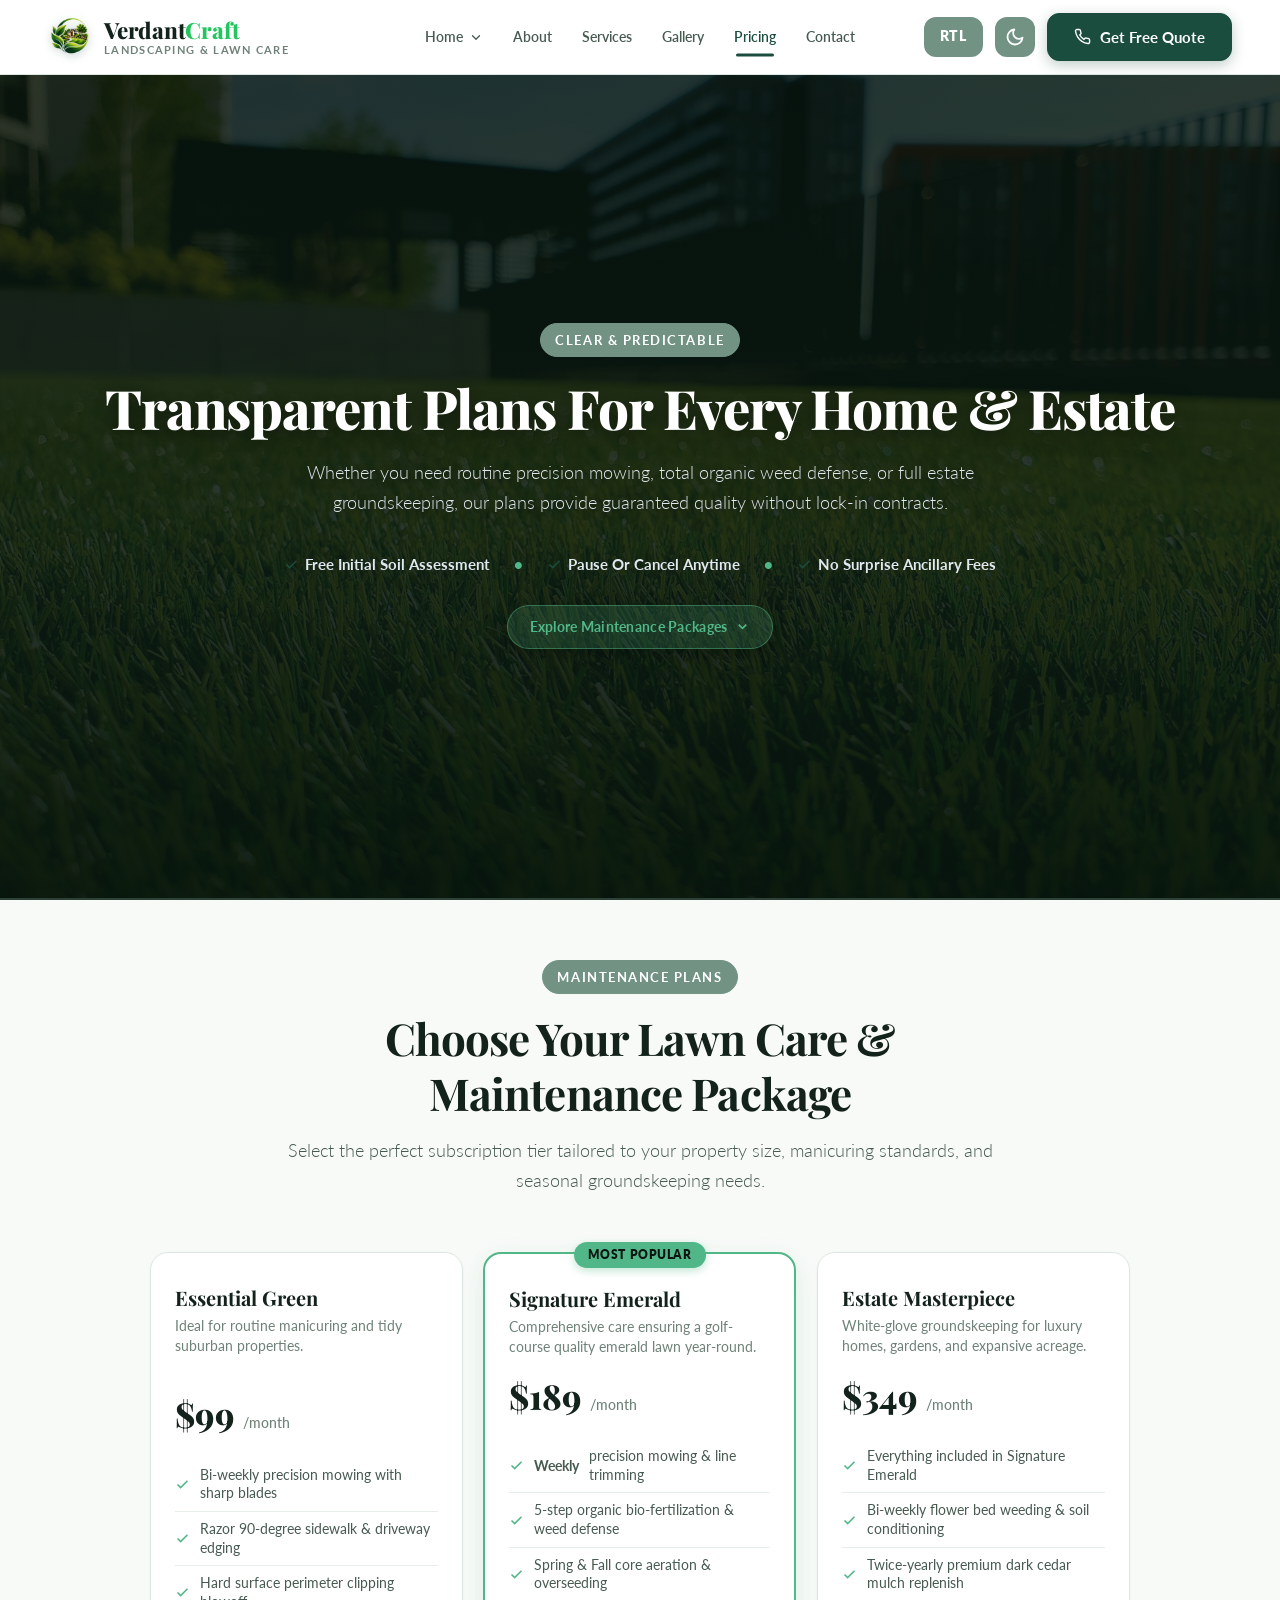
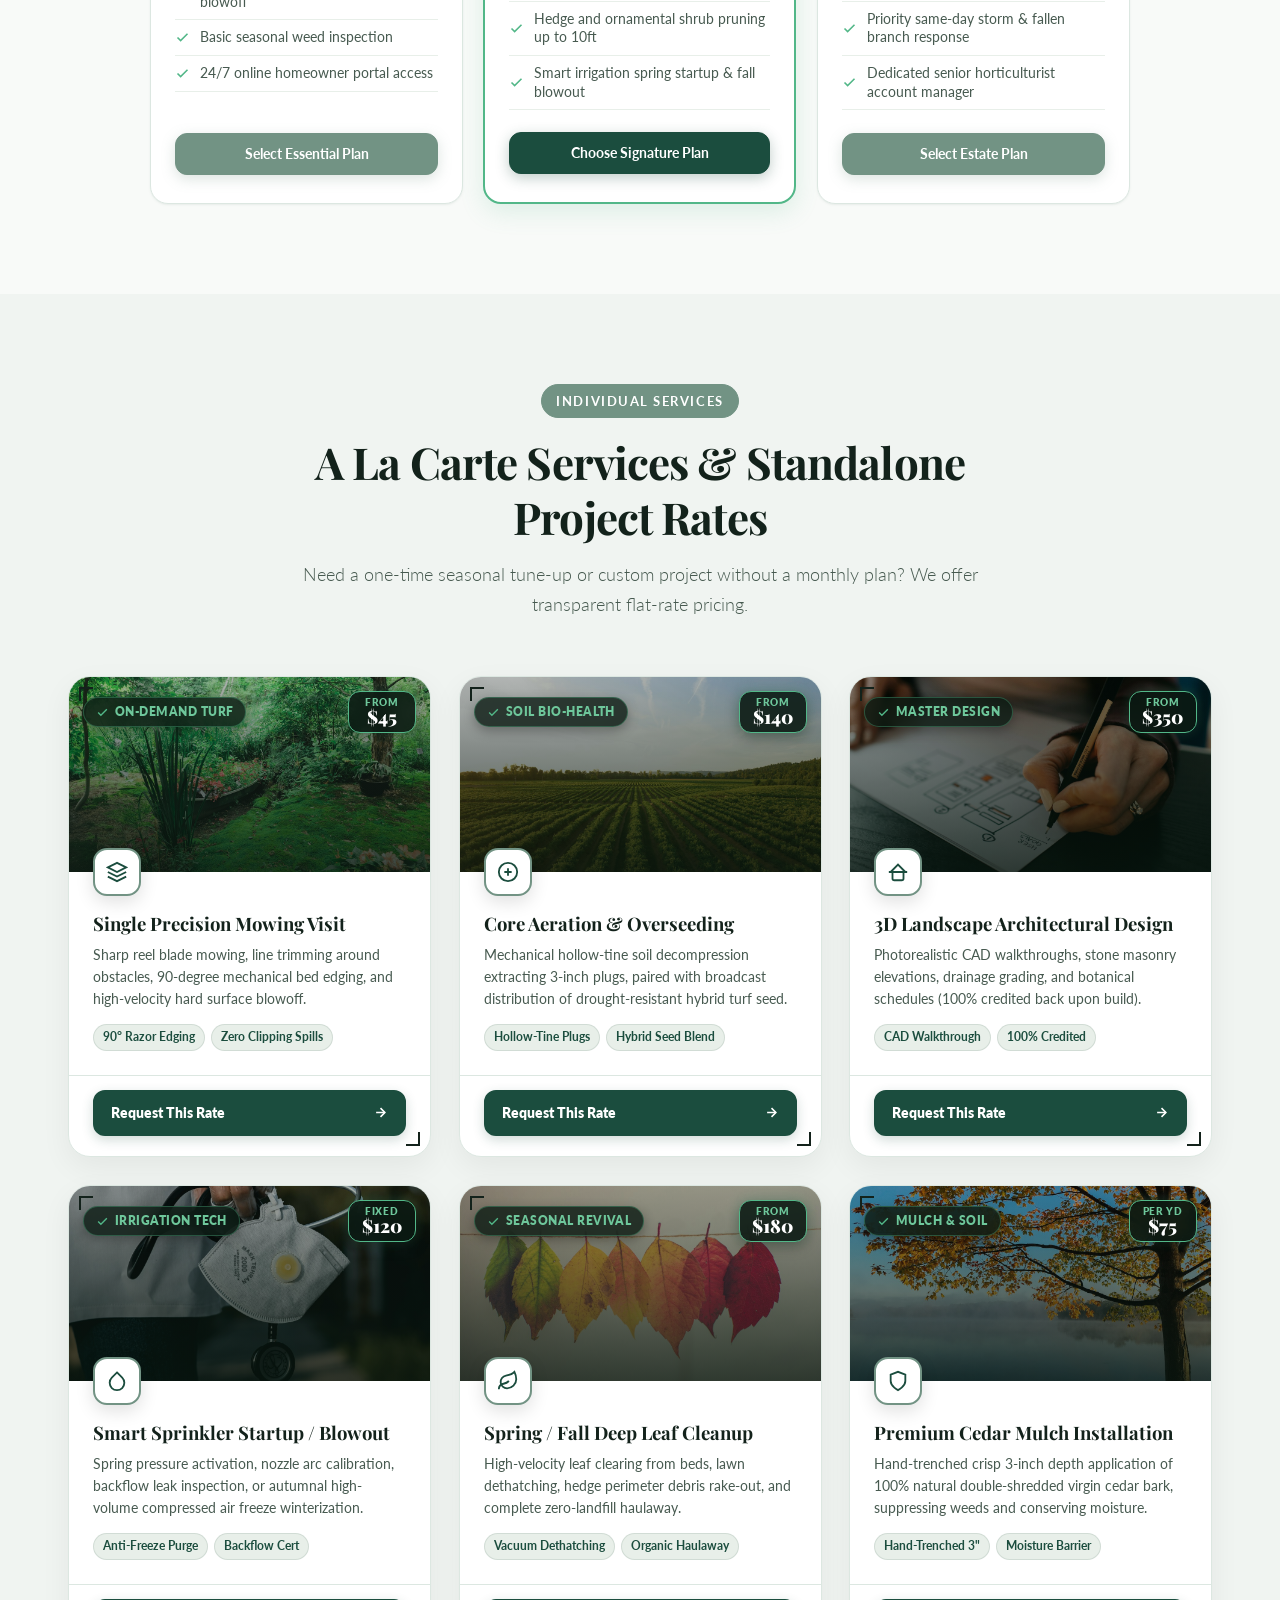
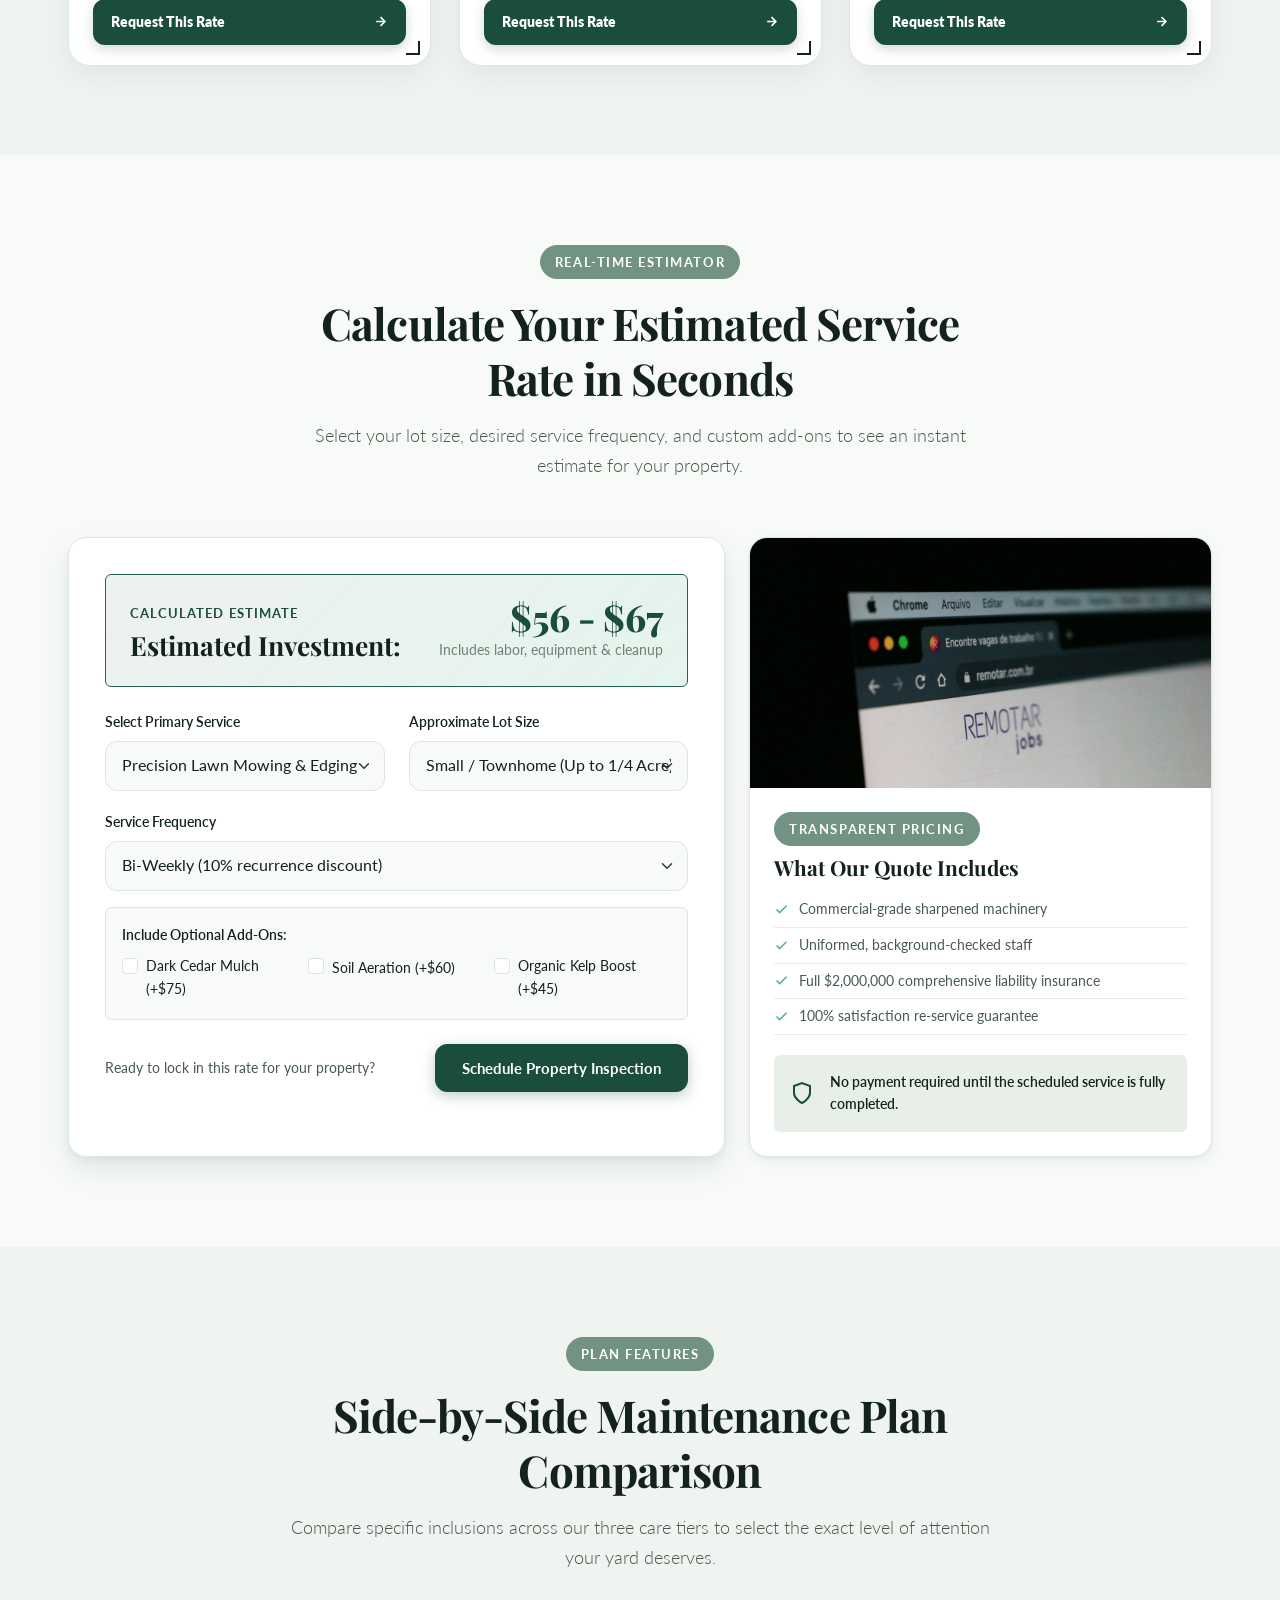
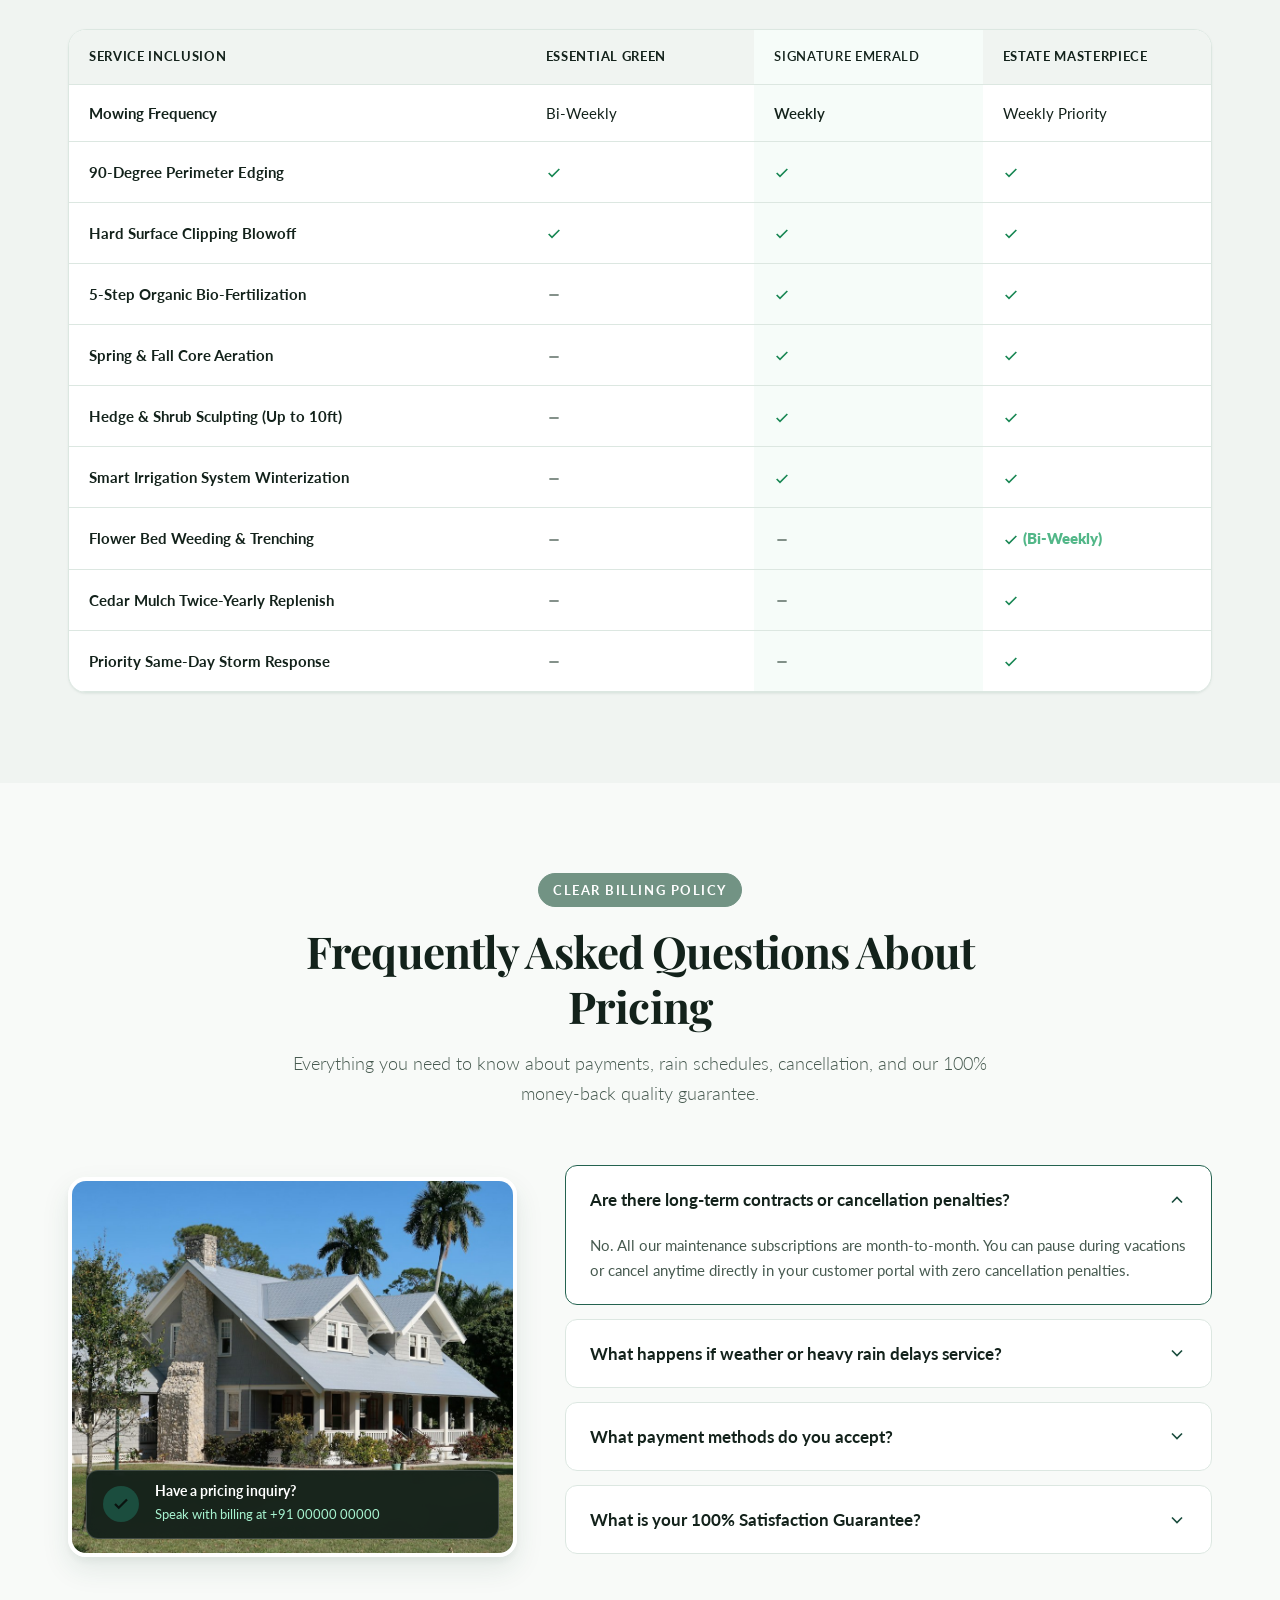
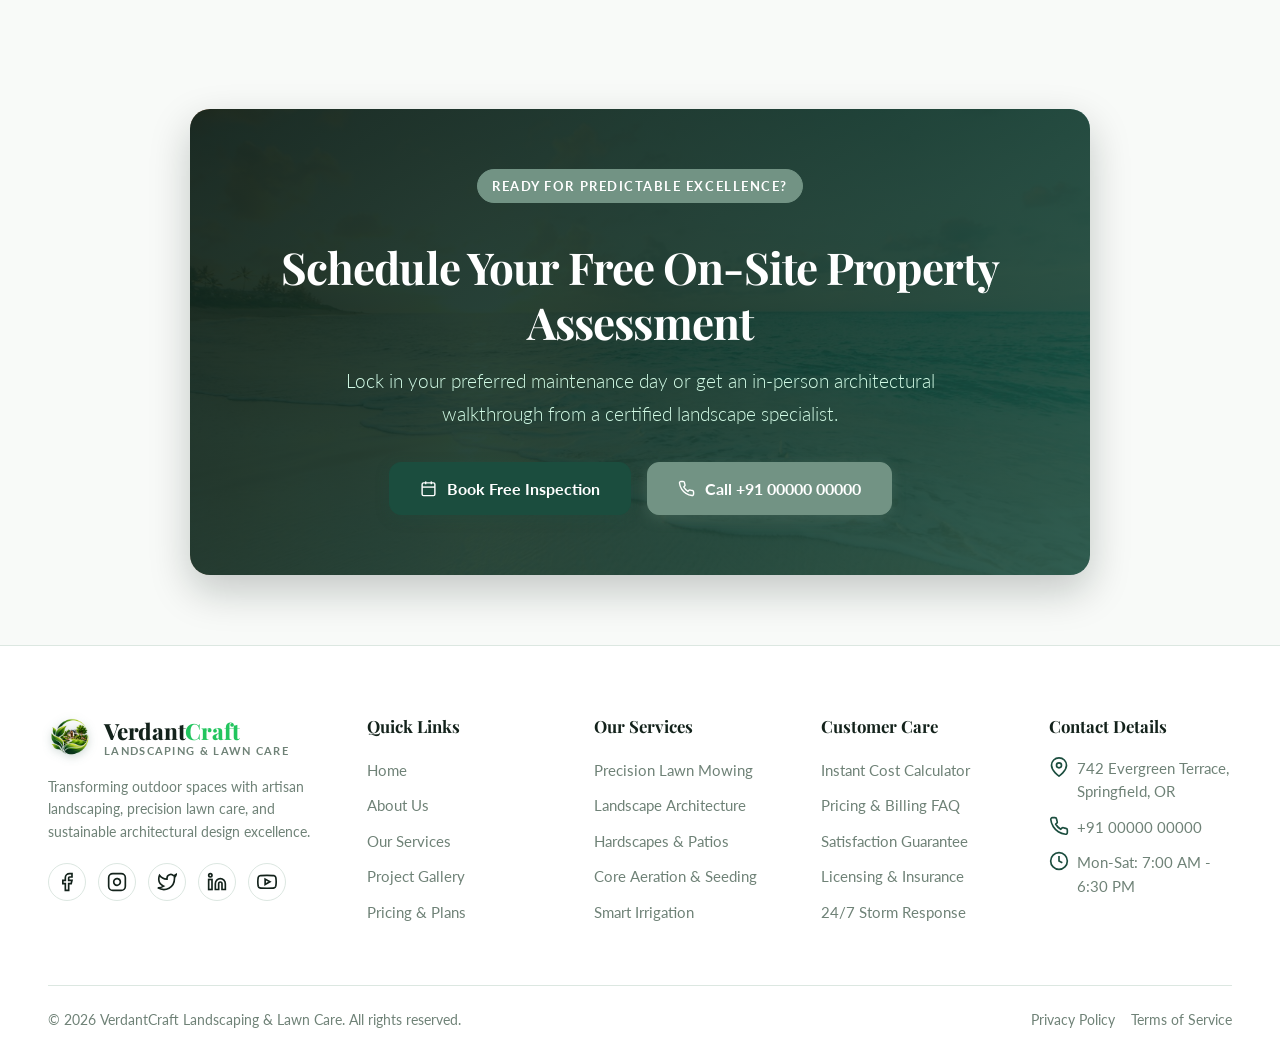
<file: pricing.html>
﻿<!doctype html>
<html lang="en" dir="ltr" data-theme="light">
<head>
  <meta charset="utf-8">
  <meta name="viewport" content="width=device-width, initial-scale=1">
  <title>Pricing &amp; Maintenance Plans | VerdantCraft Landscaping</title>
  <meta name="description" content="Transparent pricing for lawn care and landscape architecture. Explore our monthly care packages, a la carte rates, interactive cost calculator, and feature comparison.">
  <meta name="color-scheme" content="light dark">

  <link rel="icon" href="favicon.ico" sizes="any">
  <link rel="icon" href="images/favicon.svg" type="image/svg+xml">
  <link rel="icon" type="image/png" sizes="16x16" href="images/favicon-16x16.png">
  <link rel="icon" type="image/png" sizes="32x32" href="images/favicon-32x32.png">
  <link rel="icon" type="image/png" sizes="48x48" href="images/favicon-48x48.png">
  <link rel="apple-touch-icon" href="images/apple-touch-icon.png">

  <link rel="preconnect" href="https://fonts.googleapis.com">
  <link rel="preconnect" href="https://fonts.gstatic.com" crossorigin>
  <link href="https://fonts.googleapis.com/css2?family=Lato:ital,wght@0,300;0,400;0,700;0,900;1,300;1,400;1,700&family=Playfair+Display:ital,wght@0,500;0,600;0,700;0,800;1,400;1,600&display=swap" rel="stylesheet">

  <link rel="stylesheet" href="bootstrap.min.css">
  <link rel="stylesheet" href="theme.css">
  <link rel="stylesheet" href="style.css">
  <link rel="stylesheet" href="pricing.css">
  <link rel="stylesheet" href="responsive.css">
  <link rel="stylesheet" href="animations.css">

  <script src="config.js"></script>
  <script src="theme.js"></script>
  <script src="validation.js" defer></script>
  <script src="pricing.js" defer></script>
  <script src="main.js" defer></script>
</head>
<body data-page="pricing.html">
  <a class="skip-link" href="#main">Skip to main content</a>

  <header class="site-header">
    <div class="container header-row">
      <a class="brand" href="index.html" aria-label="VerdantCraft Home">
        <div class="brand-logo-badge">
          <img src="images/logo-light.png" alt="VerdantCraft Logo" class="brand-logo-img theme-logo-light">
          <img src="images/logo-dark.png" alt="VerdantCraft Logo" class="brand-logo-img theme-logo-dark">
        </div>
        <div>
          <span class="brand-name">Verdant<span>Craft</span></span>
          <span class="brand-sub">LANDSCAPING &amp; LAWN CARE</span>
        </div>
      </a>

      <nav class="site-nav" id="main-nav" aria-label="Main Navigation">
        <div class="nav-item-dropdown">
          <a href="index.html" class="nav-link nav-dropdown-toggle" aria-haspopup="true" aria-expanded="false">
            <span>Home</span>
            <svg class="dropdown-chevron" viewBox="0 0 24 24" fill="none" stroke="currentColor" stroke-width="2.2" stroke-linecap="round" stroke-linejoin="round" aria-hidden="true"><polyline points="6 9 12 15 18 9"/></svg>
          </a>
          <div class="dropdown-menu-custom" role="menu">
            <a href="index.html" class="dropdown-item-custom" role="menuitem">
              <span class="dropdown-item-title">Home 1</span>
              <span class="dropdown-item-desc">Living Sanctuary (Residential)</span>
            </a>
            <a href="index-2.html" class="dropdown-item-custom" role="menuitem">
              <span class="dropdown-item-title">Home 2</span>
              <span class="dropdown-item-desc">Architectural Estates &amp; Commercial</span>
            </a>
          </div>
        </div>
        <a href="about.html" class="nav-link">About</a>
        <a href="services.html" class="nav-link">Services</a>
        <a href="gallery.html" class="nav-link">Gallery</a>
        <a href="pricing.html" class="nav-link active">Pricing</a>
        <a href="contact.html" class="nav-link">Contact</a>
      </nav>

      <div class="header-actions">
        <button type="button" class="dir-btn direction-control" title="Click to change to RTL" aria-label="Toggle text direction">
          <span class="dir-text">RTL</span>
        </button>

        <button type="button" class="icon-btn theme-control" title="Switch theme" aria-label="Toggle dark mode">
          <svg class="nav-icon" viewBox="0 0 24 24" fill="none" stroke="currentColor" stroke-width="1.8">
            <circle cx="12" cy="12" r="4"/>
          </svg>
        </button>

        <a href="contact.html#contact-form-section" class="btn btn-primary d-none d-sm-inline-flex">
          <svg class="icon" viewBox="0 0 24 24" fill="none" stroke="currentColor" stroke-width="2"><path d="M22 16.92v3a2 2 0 0 1-2.18 2 19.79 19.79 0 0 1-8.63-3.07 19.5 19.5 0 0 1-6-6 19.79 19.79 0 0 1-3.07-8.67A2 2 0 0 1 4.11 2h3a2 2 0 0 1 2 1.72 12.84 12.84 0 0 0 .7 2.81 2 2 0 0 1-.45 2.11L8.09 9.91a16 16 0 0 0 6 6l1.27-1.27a2 2 0 0 1 2.11-.45 12.84 12.84 0 0 0 2.81.7A2 2 0 0 1 22 16.92z"/></svg>
          <span>Get Free Quote</span>
        </a>

        <button type="button" class="menu-toggle" aria-label="Toggle navigation menu" aria-expanded="false">
          <svg class="nav-icon" viewBox="0 0 24 24" fill="none" stroke="currentColor" stroke-width="2.8" stroke-linecap="round"><line x1="3" y1="12" x2="21" y2="12"/><line x1="3" y1="6" x2="21" y2="6"/><line x1="3" y1="18" x2="21" y2="18"/></svg>
        </button>
      </div>
    </div>
  </header>

  <main id="main">

    <section class="pricing-hero" aria-label="Pricing Introduction">
      <div class="pricing-hero-bg">
        <img src="images/pricing-hero-bg.jpg" alt="Pristine precision-striped manicured estate lawn with architectural hedges and gardens" class="pricing-hero-bg-img">
        <div class="pricing-hero-overlay"></div>
      </div>
      <div class="container text-center pricing-hero-content" data-reveal="fade-up">
        <span class="eyebrow">Clear &amp; Predictable</span>
        <h1 class="pricing-hero-title">Transparent Plans For Every Home &amp; Estate</h1>
        <p class="lead pricing-hero-lead">
          Whether you need routine precision mowing, total organic weed defense, or full estate groundskeeping, our plans provide guaranteed quality without lock-in contracts.
        </p>

        <div class="trust-points-bar d-flex justify-content-center align-items-center flex-wrap gap-4 pt-1">
          <span><svg class="icon" style="width:15px;height:15px;vertical-align:-2px;" viewBox="0 0 24 24" fill="none" stroke="currentColor" stroke-width="2.5"><polyline points="20 6 9 17 4 12"/></svg> Free Initial Soil Assessment</span>
          <span class="bullet-separator">&bull;</span>
          <span><svg class="icon" style="width:15px;height:15px;vertical-align:-2px;" viewBox="0 0 24 24" fill="none" stroke="currentColor" stroke-width="2.5"><polyline points="20 6 9 17 4 12"/></svg> Pause Or Cancel Anytime</span>
          <span class="bullet-separator">&bull;</span>
          <span><svg class="icon" style="width:15px;height:15px;vertical-align:-2px;" viewBox="0 0 24 24" fill="none" stroke="currentColor" stroke-width="2.5"><polyline points="20 6 9 17 4 12"/></svg> No Surprise Ancillary Fees</span>
        </div>

        <div class="pricing-hero-scroll-cue">
          <a href="#packages" class="pricing-scroll-pill" aria-label="Explore Maintenance Packages">
            <span>Explore Maintenance Packages</span>
            <svg class="icon" viewBox="0 0 24 24" fill="none" stroke="currentColor" stroke-width="2.5"><polyline points="6 9 12 15 18 9"/></svg>
          </a>
        </div>
      </div>
    </section>

    <section id="packages" class="section" style="padding-top: 60px;" aria-label="Core Maintenance Packages">
      <div class="container">
        <div class="section-header text-center" data-reveal>
          <span class="eyebrow">Maintenance Plans</span>
          <h2>Choose Your Lawn Care &amp; Maintenance Package</h2>
          <p class="lead">Select the perfect subscription tier tailored to your property size, manicuring standards, and seasonal groundskeeping needs.</p>
        </div>

        <div class="pricing-cards-grid">

          <div class="pricing-card" data-reveal>
            <h3>Essential Green</h3>
            <p style="color:var(--text-muted); font-size:0.86rem;">Ideal for routine manicuring and tidy suburban properties.</p>
            <div class="pricing-price-display" id="price-val-essential">$99 <span>/month</span></div>
            <ul class="pricing-features-list">
              <li><svg viewBox="0 0 24 24" fill="none" stroke="currentColor" stroke-width="2.5"><polyline points="20 6 9 17 4 12"/></svg> Bi-weekly precision mowing with sharp blades</li>
              <li><svg viewBox="0 0 24 24" fill="none" stroke="currentColor" stroke-width="2.5"><polyline points="20 6 9 17 4 12"/></svg> Razor 90-degree sidewalk &amp; driveway edging</li>
              <li><svg viewBox="0 0 24 24" fill="none" stroke="currentColor" stroke-width="2.5"><polyline points="20 6 9 17 4 12"/></svg> Hard surface perimeter clipping blowoff</li>
              <li><svg viewBox="0 0 24 24" fill="none" stroke="currentColor" stroke-width="2.5"><polyline points="20 6 9 17 4 12"/></svg> Basic seasonal weed inspection</li>
              <li><svg viewBox="0 0 24 24" fill="none" stroke="currentColor" stroke-width="2.5"><polyline points="20 6 9 17 4 12"/></svg> 24/7 online homeowner portal access</li>
            </ul>
            <a href="contact.html?plan=essential" class="btn btn-secondary w-100">Select Essential Plan</a>
          </div>

          <div class="pricing-card featured" data-reveal>
            <span class="pricing-badge">Most Popular</span>
            <h3>Signature Emerald</h3>
            <p style="color:var(--text-muted); font-size:0.86rem;">Comprehensive care ensuring a golf-course quality emerald lawn year-round.</p>
            <div class="pricing-price-display" id="price-val-signature">$189 <span>/month</span></div>
            <ul class="pricing-features-list">
              <li><svg viewBox="0 0 24 24" fill="none" stroke="currentColor" stroke-width="2.5"><polyline points="20 6 9 17 4 12"/></svg> <strong>Weekly</strong> precision mowing &amp; line trimming</li>
              <li><svg viewBox="0 0 24 24" fill="none" stroke="currentColor" stroke-width="2.5"><polyline points="20 6 9 17 4 12"/></svg> 5-step organic bio-fertilization &amp; weed defense</li>
              <li><svg viewBox="0 0 24 24" fill="none" stroke="currentColor" stroke-width="2.5"><polyline points="20 6 9 17 4 12"/></svg> Spring &amp; Fall core aeration &amp; overseeding</li>
              <li><svg viewBox="0 0 24 24" fill="none" stroke="currentColor" stroke-width="2.5"><polyline points="20 6 9 17 4 12"/></svg> Hedge and ornamental shrub pruning up to 10ft</li>
              <li><svg viewBox="0 0 24 24" fill="none" stroke="currentColor" stroke-width="2.5"><polyline points="20 6 9 17 4 12"/></svg> Smart irrigation spring startup &amp; fall blowout</li>
            </ul>
            <a href="contact.html?plan=signature" class="btn btn-primary w-100">Choose Signature Plan</a>
          </div>

          <div class="pricing-card" data-reveal>
            <h3>Estate Masterpiece</h3>
            <p style="color:var(--text-muted); font-size:0.86rem;">White-glove groundskeeping for luxury homes, gardens, and expansive acreage.</p>
            <div class="pricing-price-display" id="price-val-estate">$349 <span>/month</span></div>
            <ul class="pricing-features-list">
              <li><svg viewBox="0 0 24 24" fill="none" stroke="currentColor" stroke-width="2.5"><polyline points="20 6 9 17 4 12"/></svg> Everything included in Signature Emerald</li>
              <li><svg viewBox="0 0 24 24" fill="none" stroke="currentColor" stroke-width="2.5"><polyline points="20 6 9 17 4 12"/></svg> Bi-weekly flower bed weeding &amp; soil conditioning</li>
              <li><svg viewBox="0 0 24 24" fill="none" stroke="currentColor" stroke-width="2.5"><polyline points="20 6 9 17 4 12"/></svg> Twice-yearly premium dark cedar mulch replenish</li>
              <li><svg viewBox="0 0 24 24" fill="none" stroke="currentColor" stroke-width="2.5"><polyline points="20 6 9 17 4 12"/></svg> Priority same-day storm &amp; fallen branch response</li>
              <li><svg viewBox="0 0 24 24" fill="none" stroke="currentColor" stroke-width="2.5"><polyline points="20 6 9 17 4 12"/></svg> Dedicated senior horticulturist account manager</li>
            </ul>
            <a href="contact.html?plan=estate" class="btn btn-secondary w-100">Select Estate Plan</a>
          </div>
        </div>
      </div>
    </section>

    <section class="section section-muted" aria-label="A La Carte Service Pricing">
      <div class="container">
        <div class="section-header text-center" data-reveal>
          <span class="eyebrow">Individual Services</span>
          <h2>A La Carte Services &amp; Standalone Project Rates</h2>
          <p class="lead">Need a one-time seasonal tune-up or custom project without a monthly plan? We offer transparent flat-rate pricing.</p>
        </div>

        <div class="alacarte-specimen-grid">

          <article class="specimen-tile" data-reveal="fade-up">
            <div class="specimen-media">
              <img src="images/photo-1598902108854-10e335adac99.jpg" alt="Professional lawn care technician operating commercial mower with precision stripes on residential lawn" loading="lazy">
              <div class="specimen-media-overlay"></div>
              <div class="specimen-shimmer-scan"></div>
            </div>

            <span class="specimen-corner specimen-corner-tl"></span>
            <span class="specimen-corner specimen-corner-br"></span>

            <div class="specimen-header">
              <span class="specimen-pill">
                <svg class="icon" viewBox="0 0 24 24" fill="none" stroke="currentColor" stroke-width="2.5"><polyline points="20 6 9 17 4 12"/></svg>
                On-Demand Turf
              </span>
              <div class="specimen-price-disc">
                <span class="price-from">From</span>
                <span class="price-num">$45</span>
              </div>
            </div>

            <div class="specimen-body">
              <div class="specimen-icon-bubble">
                <svg class="icon" viewBox="0 0 24 24" fill="none" stroke="currentColor" stroke-width="2"><path d="M12 2L2 7l10 5 10-5-10-5zM2 17l10 5 10-5M2 12l10 5 10-5"/></svg>
              </div>
              <h3 class="specimen-title">Single Precision Mowing Visit</h3>
              <p class="specimen-desc">Sharp reel blade mowing, line trimming around obstacles, 90-degree mechanical bed edging, and high-velocity hard surface blowoff.</p>
              <div class="specimen-specs">
                <span class="spec-tag">90° Razor Edging</span>
                <span class="spec-tag">Zero Clipping Spills</span>
              </div>
            </div>

            <div class="specimen-footer">
              <a href="contact.html?service=mowing" class="specimen-action-btn">
                <span>Request This Rate</span>
                <svg class="icon" viewBox="0 0 24 24" fill="none" stroke="currentColor" stroke-width="2.5"><line x1="5" y1="12" x2="19" y2="12"/><polyline points="12 5 19 12 12 19"/></svg>
              </a>
            </div>
          </article>

          <article class="specimen-tile" data-reveal="fade-up" style="animation-delay: 0.1s;">
            <div class="specimen-media">
              <img src="images/photo-1560493676-04071c5f467b.jpg" alt="Core aeration soil plugs and overseeding process" loading="lazy">
              <div class="specimen-media-overlay"></div>
              <div class="specimen-shimmer-scan"></div>
            </div>

            <span class="specimen-corner specimen-corner-tl"></span>
            <span class="specimen-corner specimen-corner-br"></span>

            <div class="specimen-header">
              <span class="specimen-pill">
                <svg class="icon" viewBox="0 0 24 24" fill="none" stroke="currentColor" stroke-width="2.5"><polyline points="20 6 9 17 4 12"/></svg>
                Soil Bio-Health
              </span>
              <div class="specimen-price-disc">
                <span class="price-from">From</span>
                <span class="price-num">$140</span>
              </div>
            </div>

            <div class="specimen-body">
              <div class="specimen-icon-bubble">
                <svg class="icon" viewBox="0 0 24 24" fill="none" stroke="currentColor" stroke-width="2"><circle cx="12" cy="12" r="10"/><path d="M12 8v8"/><path d="M8 12h8"/></svg>
              </div>
              <h3 class="specimen-title">Core Aeration &amp; Overseeding</h3>
              <p class="specimen-desc">Mechanical hollow-tine soil decompression extracting 3-inch plugs, paired with broadcast distribution of drought-resistant hybrid turf seed.</p>
              <div class="specimen-specs">
                <span class="spec-tag">Hollow-Tine Plugs</span>
                <span class="spec-tag">Hybrid Seed Blend</span>
              </div>
            </div>

            <div class="specimen-footer">
              <a href="contact.html?service=aeration" class="specimen-action-btn">
                <span>Request This Rate</span>
                <svg class="icon" viewBox="0 0 24 24" fill="none" stroke="currentColor" stroke-width="2.5"><line x1="5" y1="12" x2="19" y2="12"/><polyline points="12 5 19 12 12 19"/></svg>
              </a>
            </div>
          </article>

          <article class="specimen-tile" data-reveal="fade-up" style="animation-delay: 0.2s;">
            <div class="specimen-media">
              <img src="images/photo-1581291518857-4e27b48ff24e.jpg" alt="Landscape architect drafting photorealistic 3D garden design" loading="lazy">
              <div class="specimen-media-overlay"></div>
              <div class="specimen-shimmer-scan"></div>
            </div>

            <span class="specimen-corner specimen-corner-tl"></span>
            <span class="specimen-corner specimen-corner-br"></span>

            <div class="specimen-header">
              <span class="specimen-pill">
                <svg class="icon" viewBox="0 0 24 24" fill="none" stroke="currentColor" stroke-width="2.5"><polyline points="20 6 9 17 4 12"/></svg>
                Master Design
              </span>
              <div class="specimen-price-disc">
                <span class="price-from">From</span>
                <span class="price-num">$350</span>
              </div>
            </div>

            <div class="specimen-body">
              <div class="specimen-icon-bubble">
                <svg class="icon" viewBox="0 0 24 24" fill="none" stroke="currentColor" stroke-width="2"><path d="M2 12h20"/><path d="M20 12l-8-8-8 8"/><path d="M6 12v7a2 2 0 0 0 2 2h8a2 2 0 0 0 2-2v-7"/></svg>
              </div>
              <h3 class="specimen-title">3D Landscape Architectural Design</h3>
              <p class="specimen-desc">Photorealistic CAD walkthroughs, stone masonry elevations, drainage grading, and botanical  schedules (100% credited back upon build).</p>
              <div class="specimen-specs">
                <span class="spec-tag">CAD Walkthrough</span>
                <span class="spec-tag">100% Credited</span>
              </div>
            </div>

            <div class="specimen-footer">
              <a href="contact.html?service=design" class="specimen-action-btn">
                <span>Request This Rate</span>
                <svg class="icon" viewBox="0 0 24 24" fill="none" stroke="currentColor" stroke-width="2.5"><line x1="5" y1="12" x2="19" y2="12"/><polyline points="12 5 19 12 12 19"/></svg>
              </a>
            </div>
          </article>

          <article class="specimen-tile" data-reveal="fade-up">
            <div class="specimen-media">
              <img src="images/photo-1584467735871-8e85353a8413.jpg" alt="Automated pop-up rotary sprinkler watering turf" loading="lazy">
              <div class="specimen-media-overlay"></div>
              <div class="specimen-shimmer-scan"></div>
            </div>

            <span class="specimen-corner specimen-corner-tl"></span>
            <span class="specimen-corner specimen-corner-br"></span>

            <div class="specimen-header">
              <span class="specimen-pill">
                <svg class="icon" viewBox="0 0 24 24" fill="none" stroke="currentColor" stroke-width="2.5"><polyline points="20 6 9 17 4 12"/></svg>
                Irrigation Tech
              </span>
              <div class="specimen-price-disc">
                <span class="price-from">Fixed</span>
                <span class="price-num">$120</span>
              </div>
            </div>

            <div class="specimen-body">
              <div class="specimen-icon-bubble">
                <svg class="icon" viewBox="0 0 24 24" fill="none" stroke="currentColor" stroke-width="2"><path d="M12 2.69l5.66 5.66a8 8 0 1 1-11.31 0z"/></svg>
              </div>
              <h3 class="specimen-title">Smart Sprinkler Startup / Blowout</h3>
              <p class="specimen-desc">Spring pressure activation, nozzle arc calibration, backflow leak inspection, or autumnal high-volume compressed air freeze winterization.</p>
              <div class="specimen-specs">
                <span class="spec-tag">Anti-Freeze Purge</span>
                <span class="spec-tag">Backflow Cert</span>
              </div>
            </div>

            <div class="specimen-footer">
              <a href="contact.html?service=irrigation" class="specimen-action-btn">
                <span>Request This Rate</span>
                <svg class="icon" viewBox="0 0 24 24" fill="none" stroke="currentColor" stroke-width="2.5"><line x1="5" y1="12" x2="19" y2="12"/><polyline points="12 5 19 12 12 19"/></svg>
              </a>
            </div>
          </article>

          <article class="specimen-tile" data-reveal="fade-up" style="animation-delay: 0.1s;">
            <div class="specimen-media">
              <img src="images/photo-1477414348463-c0eb7f1359b6.jpg" alt="Autumn yard cleanup with colorful leaves removed" loading="lazy">
              <div class="specimen-media-overlay"></div>
              <div class="specimen-shimmer-scan"></div>
            </div>

            <span class="specimen-corner specimen-corner-tl"></span>
            <span class="specimen-corner specimen-corner-br"></span>

            <div class="specimen-header">
              <span class="specimen-pill">
                <svg class="icon" viewBox="0 0 24 24" fill="none" stroke="currentColor" stroke-width="2.5"><polyline points="20 6 9 17 4 12"/></svg>
                Seasonal Revival
              </span>
              <div class="specimen-price-disc">
                <span class="price-from">From</span>
                <span class="price-num">$180</span>
              </div>
            </div>

            <div class="specimen-body">
              <div class="specimen-icon-bubble">
                <svg class="icon" viewBox="0 0 24 24" fill="none" stroke="currentColor" stroke-width="2"><path d="M11 20A7 7 0 0 1 9.8 6.1C15.5 5 17 4.48 19 2c1 2 2 4.18 2 8 0 5.5-4.78 10-10 10Z"/><path d="M2 21c0-3 1.85-5.36 5.08-6C9.5 14.52 12 13 13 12"/></svg>
              </div>
              <h3 class="specimen-title">Spring / Fall Deep Leaf Cleanup</h3>
              <p class="specimen-desc">High-velocity leaf clearing from beds, lawn dethatching, hedge perimeter debris rake-out, and complete zero-landfill haulaway.</p>
              <div class="specimen-specs">
                <span class="spec-tag">Vacuum Dethatching</span>
                <span class="spec-tag">Organic Haulaway</span>
              </div>
            </div>

            <div class="specimen-footer">
              <a href="contact.html?service=cleanup" class="specimen-action-btn">
                <span>Request This Rate</span>
                <svg class="icon" viewBox="0 0 24 24" fill="none" stroke="currentColor" stroke-width="2.5"><line x1="5" y1="12" x2="19" y2="12"/><polyline points="12 5 19 12 12 19"/></svg>
              </a>
            </div>
          </article>

          <article class="specimen-tile" data-reveal="fade-up" style="animation-delay: 0.2s;">
            <div class="specimen-media">
              <img src="images/photo-1444492417251-9c84a5fa18e0.jpg" alt="Dark organic cedar mulch hand-trenched around shrubs" loading="lazy">
              <div class="specimen-media-overlay"></div>
              <div class="specimen-shimmer-scan"></div>
            </div>

            <span class="specimen-corner specimen-corner-tl"></span>
            <span class="specimen-corner specimen-corner-br"></span>

            <div class="specimen-header">
              <span class="specimen-pill">
                <svg class="icon" viewBox="0 0 24 24" fill="none" stroke="currentColor" stroke-width="2.5"><polyline points="20 6 9 17 4 12"/></svg>
                Mulch &amp; Soil
              </span>
              <div class="specimen-price-disc">
                <span class="price-from">Per Yd</span>
                <span class="price-num">$75</span>
              </div>
            </div>

            <div class="specimen-body">
              <div class="specimen-icon-bubble">
                <svg class="icon" viewBox="0 0 24 24" fill="none" stroke="currentColor" stroke-width="2"><path d="M12 22s8-4 8-10V5l-8-3-8 3v7c0 6 8 10 8 10z"/></svg>
              </div>
              <h3 class="specimen-title">Premium Cedar Mulch Installation</h3>
              <p class="specimen-desc">Hand-trenched crisp 3-inch depth application of 100% natural double-shredded virgin cedar bark, suppressing weeds and conserving moisture.</p>
              <div class="specimen-specs">
                <span class="spec-tag">Hand-Trenched 3"</span>
                <span class="spec-tag">Moisture Barrier</span>
              </div>
            </div>

            <div class="specimen-footer">
              <a href="contact.html?service=mulch" class="specimen-action-btn">
                <span>Request This Rate</span>
                <svg class="icon" viewBox="0 0 24 24" fill="none" stroke="currentColor" stroke-width="2.5"><line x1="5" y1="12" x2="19" y2="12"/><polyline points="12 5 19 12 12 19"/></svg>
              </a>
            </div>
          </article>
        </div>
      </div>
    </section>

    <section class="section" aria-label="Dynamic Pricing Calculator">
      <div class="container">
        <div class="section-header text-center" data-reveal>
          <span class="eyebrow">Real-Time Estimator</span>
          <h2>Calculate Your Estimated Service Rate in Seconds</h2>
          <p class="lead">Select your lot size, desired service frequency, and custom add-ons to see an instant estimate for your property.</p>
        </div>

        <div class="row g-4 align-items-stretch" data-reveal>
          <div class="col-lg-7">
            <div class="form-card h-100">

              <div class="p-4 mb-4 rounded" style="background: linear-gradient(135deg, rgba(27, 77, 62, 0.08), rgba(82, 183, 136, 0.15)); border: 1px solid var(--primary-light);">
                <div class="d-flex justify-content-between align-items-center flex-wrap gap-2">
                  <div>
                    <span style="font-size: 0.82rem; font-weight:700; text-transform:uppercase; letter-spacing:0.08em; color:var(--primary);">Calculated Estimate</span>
                    <h3 class="mb-0 mt-1" style="color:var(--text-main);">Estimated Investment:</h3>
                  </div>
                  <div class="text-end">
                    <div id="pricing-calc-result" style="font-size: 2.3rem; font-weight: 800; color: var(--primary); font-family:var(--font-heading); line-height: 1;">$65 - $85</div>
                    <small style="color:var(--text-muted);">Includes labor, equipment &amp; cleanup</small>
                  </div>
                </div>
              </div>

              <div class="row">
                <div class="col-md-6 form-group">
                  <label for="pricing-calc-service" class="form-label">Select Primary Service</label>
                  <select id="pricing-calc-service" class="form-select">
                    <option value="mowing" selected>Precision Lawn Mowing &amp; Edging</option>
                    <option value="aeration">Core Aeration &amp; Overseeding</option>
                    <option value="cleanup">Seasonal Spring/Fall Cleanup</option>
                    <option value="irrigation">Smart Sprinkler Audit / Tuneup</option>
                    <option value="design">Custom Landscape Architecture Plan</option>
                  </select>
                </div>

                <div class="col-md-6 form-group">
                  <label for="pricing-calc-yard" class="form-label">Approximate Lot Size</label>
                  <select id="pricing-calc-yard" class="form-select">
                    <option value="small" selected>Small / Townhome (Up to 1/4 Acre)</option>
                    <option value="medium">Suburban Yard (1/4 to 1/2 Acre)</option>
                    <option value="large">Spacious Property (1/2 to 1 Acre)</option>
                    <option value="estate">Estate Property (1+ Acres)</option>
                  </select>
                </div>
              </div>

              <div class="form-group mb-3">
                <label for="pricing-calc-freq" class="form-label">Service Frequency</label>
                <select id="pricing-calc-freq" class="form-select">
                  <option value="weekly">Weekly (15% recurrence discount)</option>
                  <option value="biweekly" selected>Bi-Weekly (10% recurrence discount)</option>
                  <option value="onetime">One-Time Service Visit</option>
                </select>
              </div>

              <div class="p-3 mb-4 rounded" style="background:var(--bg-body); border:1px solid var(--border-color);">
                <label class="form-label mb-2">Include Optional Add-Ons:</label>
                <div class="row g-2">
                  <div class="col-md-4">
                    <div class="form-check">
                      <input class="form-check-input" type="checkbox" id="pricing-addon-mulch">
                      <label class="form-check-label" for="pricing-addon-mulch" style="font-size:0.9rem;">
                        Dark Cedar Mulch (+$75)
                      </label>
                    </div>
                  </div>
                  <div class="col-md-4">
                    <div class="form-check">
                      <input class="form-check-input" type="checkbox" id="pricing-addon-aeration">
                      <label class="form-check-label" for="pricing-addon-aeration" style="font-size:0.9rem;">
                        Soil Aeration (+$60)
                      </label>
                    </div>
                  </div>
                  <div class="col-md-4">
                    <div class="form-check">
                      <input class="form-check-input" type="checkbox" id="pricing-addon-feed">
                      <label class="form-check-label" for="pricing-addon-feed" style="font-size:0.9rem;">
                        Organic Kelp Boost (+$45)
                      </label>
                    </div>
                  </div>
                </div>
              </div>

              <div class="d-flex justify-content-between align-items-center flex-wrap gap-3">
                <span class="text-muted" style="font-size:0.86rem;">Ready to lock in this rate for your property?</span>
                <a href="contact.html" class="btn btn-primary">Schedule Property Inspection</a>
              </div>
            </div>
          </div>

          <div class="col-lg-5">
            <div class="calculator-side-card">
              <img src="images/photo-1617854818583-09e7f077a156.jpg" alt="VerdantCraft commercial precision mowing fleet and lawn care equipment on manicured green lawn" loading="lazy">
              <div class="calculator-side-body">
                <span class="eyebrow" style="margin-bottom:8px;">Transparent Pricing</span>
                <h3 style="font-size:1.3rem; margin-bottom:12px;">What Our Quote Includes</h3>
                <ul class="pricing-features-list" style="margin:0 0 20px 0;">
                  <li><svg viewBox="0 0 24 24" fill="none" stroke="currentColor" stroke-width="2.5"><polyline points="20 6 9 17 4 12"/></svg> Commercial-grade sharpened machinery</li>
                  <li><svg viewBox="0 0 24 24" fill="none" stroke="currentColor" stroke-width="2.5"><polyline points="20 6 9 17 4 12"/></svg> Uniformed, background-checked staff</li>
                  <li><svg viewBox="0 0 24 24" fill="none" stroke="currentColor" stroke-width="2.5"><polyline points="20 6 9 17 4 12"/></svg> Full $2,000,000 comprehensive liability insurance</li>
                  <li><svg viewBox="0 0 24 24" fill="none" stroke="currentColor" stroke-width="2.5"><polyline points="20 6 9 17 4 12"/></svg> 100% satisfaction re-service guarantee</li>
                </ul>
                <div class="d-flex align-items-center gap-3 p-3 rounded" style="background:var(--accent-subtle);">
                  <svg class="icon text-primary" style="width:24px;height:24px;flex-shrink:0;" viewBox="0 0 24 24" fill="none" stroke="currentColor" stroke-width="2"><path d="M12 22s8-4 8-10V5l-8-3-8 3v7c0 6 8 10 8 10z"/></svg>
                  <small style="font-weight:600; color:var(--text-main);">No payment required until the scheduled service is fully completed.</small>
                </div>
              </div>
            </div>
          </div>
        </div>
      </div>
    </section>

    <section class="section section-muted" aria-label="Feature Comparison Matrix">
      <div class="container">
        <div class="section-header text-center" data-reveal>
          <span class="eyebrow">Plan Features</span>
          <h2>Side-by-Side Maintenance Plan Comparison</h2>
          <p class="lead">Compare specific inclusions across our three care tiers to select the exact level of attention your yard deserves.</p>
        </div>

        <div class="comparison-table-wrap" data-reveal>
          <table class="comparison-table">
            <thead>
              <tr>
                <th style="width: 40%;">Service Inclusion</th>
                <th style="width: 20%;">Essential Green</th>
                <th class="featured-col" style="width: 20%;">Signature Emerald</th>
                <th style="width: 20%;">Estate Masterpiece</th>
              </tr>
            </thead>
            <tbody>
              <tr>
                <td><strong>Mowing Frequency</strong></td>
                <td>Bi-Weekly</td>
                <td class="featured-col">Weekly</td>
                <td>Weekly Priority</td>
              </tr>
              <tr>
                <td><strong>90-Degree Perimeter Edging</strong></td>
                <td><span class="table-check"><svg class="icon text-success" style="width:16px;height:16px;" viewBox="0 0 24 24" fill="none" stroke="currentColor" stroke-width="2.5"><polyline points="20 6 9 17 4 12"/></svg></span></td>
                <td class="featured-col"><span class="table-check"><svg class="icon text-success" style="width:16px;height:16px;" viewBox="0 0 24 24" fill="none" stroke="currentColor" stroke-width="2.5"><polyline points="20 6 9 17 4 12"/></svg></span></td>
                <td><span class="table-check"><svg class="icon text-success" style="width:16px;height:16px;" viewBox="0 0 24 24" fill="none" stroke="currentColor" stroke-width="2.5"><polyline points="20 6 9 17 4 12"/></svg></span></td>
              </tr>
              <tr>
                <td><strong>Hard Surface Clipping Blowoff</strong></td>
                <td><span class="table-check"><svg class="icon text-success" style="width:16px;height:16px;" viewBox="0 0 24 24" fill="none" stroke="currentColor" stroke-width="2.5"><polyline points="20 6 9 17 4 12"/></svg></span></td>
                <td class="featured-col"><span class="table-check"><svg class="icon text-success" style="width:16px;height:16px;" viewBox="0 0 24 24" fill="none" stroke="currentColor" stroke-width="2.5"><polyline points="20 6 9 17 4 12"/></svg></span></td>
                <td><span class="table-check"><svg class="icon text-success" style="width:16px;height:16px;" viewBox="0 0 24 24" fill="none" stroke="currentColor" stroke-width="2.5"><polyline points="20 6 9 17 4 12"/></svg></span></td>
              </tr>
              <tr>
                <td><strong>5-Step Organic Bio-Fertilization</strong></td>
                <td><span class="table-cross"><svg class="icon text-muted" style="width:16px;height:16px;" viewBox="0 0 24 24" fill="none" stroke="currentColor" stroke-width="2"><line x1="5" y1="12" x2="19" y2="12"/></svg></span></td>
                <td class="featured-col"><span class="table-check"><svg class="icon text-success" style="width:16px;height:16px;" viewBox="0 0 24 24" fill="none" stroke="currentColor" stroke-width="2.5"><polyline points="20 6 9 17 4 12"/></svg></span></td>
                <td><span class="table-check"><svg class="icon text-success" style="width:16px;height:16px;" viewBox="0 0 24 24" fill="none" stroke="currentColor" stroke-width="2.5"><polyline points="20 6 9 17 4 12"/></svg></span></td>
              </tr>
              <tr>
                <td><strong>Spring &amp; Fall Core Aeration</strong></td>
                <td><span class="table-cross"><svg class="icon text-muted" style="width:16px;height:16px;" viewBox="0 0 24 24" fill="none" stroke="currentColor" stroke-width="2"><line x1="5" y1="12" x2="19" y2="12"/></svg></span></td>
                <td class="featured-col"><span class="table-check"><svg class="icon text-success" style="width:16px;height:16px;" viewBox="0 0 24 24" fill="none" stroke="currentColor" stroke-width="2.5"><polyline points="20 6 9 17 4 12"/></svg></span></td>
                <td><span class="table-check"><svg class="icon text-success" style="width:16px;height:16px;" viewBox="0 0 24 24" fill="none" stroke="currentColor" stroke-width="2.5"><polyline points="20 6 9 17 4 12"/></svg></span></td>
              </tr>
              <tr>
                <td><strong>Hedge &amp; Shrub Sculpting (Up to 10ft)</strong></td>
                <td><span class="table-cross"><svg class="icon text-muted" style="width:16px;height:16px;" viewBox="0 0 24 24" fill="none" stroke="currentColor" stroke-width="2"><line x1="5" y1="12" x2="19" y2="12"/></svg></span></td>
                <td class="featured-col"><span class="table-check"><svg class="icon text-success" style="width:16px;height:16px;" viewBox="0 0 24 24" fill="none" stroke="currentColor" stroke-width="2.5"><polyline points="20 6 9 17 4 12"/></svg></span></td>
                <td><span class="table-check"><svg class="icon text-success" style="width:16px;height:16px;" viewBox="0 0 24 24" fill="none" stroke="currentColor" stroke-width="2.5"><polyline points="20 6 9 17 4 12"/></svg></span></td>
              </tr>
              <tr>
                <td><strong>Smart Irrigation System Winterization</strong></td>
                <td><span class="table-cross"><svg class="icon text-muted" style="width:16px;height:16px;" viewBox="0 0 24 24" fill="none" stroke="currentColor" stroke-width="2"><line x1="5" y1="12" x2="19" y2="12"/></svg></span></td>
                <td class="featured-col"><span class="table-check"><svg class="icon text-success" style="width:16px;height:16px;" viewBox="0 0 24 24" fill="none" stroke="currentColor" stroke-width="2.5"><polyline points="20 6 9 17 4 12"/></svg></span></td>
                <td><span class="table-check"><svg class="icon text-success" style="width:16px;height:16px;" viewBox="0 0 24 24" fill="none" stroke="currentColor" stroke-width="2.5"><polyline points="20 6 9 17 4 12"/></svg></span></td>
              </tr>
              <tr>
                <td><strong>Flower Bed Weeding &amp; Trenching</strong></td>
                <td><span class="table-cross"><svg class="icon text-muted" style="width:16px;height:16px;" viewBox="0 0 24 24" fill="none" stroke="currentColor" stroke-width="2"><line x1="5" y1="12" x2="19" y2="12"/></svg></span></td>
                <td class="featured-col"><span class="table-cross"><svg class="icon text-muted" style="width:16px;height:16px;" viewBox="0 0 24 24" fill="none" stroke="currentColor" stroke-width="2"><line x1="5" y1="12" x2="19" y2="12"/></svg></span></td>
                <td><span class="table-check"><svg class="icon text-success" style="width:16px;height:16px;" viewBox="0 0 24 24" fill="none" stroke="currentColor" stroke-width="2.5"><polyline points="20 6 9 17 4 12"/></svg> <small>(Bi-Weekly)</small></span></td>
              </tr>
              <tr>
                <td><strong>Cedar Mulch Twice-Yearly Replenish</strong></td>
                <td><span class="table-cross"><svg class="icon text-muted" style="width:16px;height:16px;" viewBox="0 0 24 24" fill="none" stroke="currentColor" stroke-width="2"><line x1="5" y1="12" x2="19" y2="12"/></svg></span></td>
                <td class="featured-col"><span class="table-cross"><svg class="icon text-muted" style="width:16px;height:16px;" viewBox="0 0 24 24" fill="none" stroke="currentColor" stroke-width="2"><line x1="5" y1="12" x2="19" y2="12"/></svg></span></td>
                <td><span class="table-check"><svg class="icon text-success" style="width:16px;height:16px;" viewBox="0 0 24 24" fill="none" stroke="currentColor" stroke-width="2.5"><polyline points="20 6 9 17 4 12"/></svg></span></td>
              </tr>
              <tr>
                <td><strong>Priority Same-Day Storm Response</strong></td>
                <td><span class="table-cross"><svg class="icon text-muted" style="width:16px;height:16px;" viewBox="0 0 24 24" fill="none" stroke="currentColor" stroke-width="2"><line x1="5" y1="12" x2="19" y2="12"/></svg></span></td>
                <td class="featured-col"><span class="table-cross"><svg class="icon text-muted" style="width:16px;height:16px;" viewBox="0 0 24 24" fill="none" stroke="currentColor" stroke-width="2"><line x1="5" y1="12" x2="19" y2="12"/></svg></span></td>
                <td><span class="table-check"><svg class="icon text-success" style="width:16px;height:16px;" viewBox="0 0 24 24" fill="none" stroke="currentColor" stroke-width="2.5"><polyline points="20 6 9 17 4 12"/></svg></span></td>
              </tr>
            </tbody>
          </table>
        </div>
      </div>
    </section>

    <section class="section" aria-label="Pricing Frequently Asked Questions">
      <div class="container">
        <div class="section-header text-center" data-reveal>
          <span class="eyebrow">Clear Billing Policy</span>
          <h2>Frequently Asked Questions About Pricing</h2>
          <p class="lead">Everything you need to know about payments, rain schedules, cancellation, and our 100% money-back quality guarantee.</p>
        </div>

        <div class="row align-items-center g-5" data-reveal>
          <div class="col-lg-5">
            <div class="faq-side-img-wrap">
              <img src="images/photo-1583608205776-bfd35f0d9f83.jpg" alt="Welcoming landscaped residential estate front entrance with stone walkway and vibrant flowers" loading="lazy">
              <div style="position:absolute; bottom:14px; left:14px; right:14px; background:rgba(17,30,24,0.92); backdrop-filter:blur(8px); padding:12px 16px; border-radius:var(--radius-md); border:1px solid rgba(255,255,255,0.18); color:#ffffff;">
                <div class="d-flex align-items-center gap-3">
                  <div style="width:36px; height:36px; border-radius:50%; background:var(--primary, #1b4d3e); color:#0b1410; display:flex; align-items:center; justify-content:center; flex-shrink:0;">
                    <svg style="width:18px;height:18px;" viewBox="0 0 24 24" fill="none" stroke="currentColor" stroke-width="3"><polyline points="20 6 9 17 4 12"/></svg>
                  </div>
                  <div>
                    <strong style="display:block; font-size:0.88rem; line-height:1.2;">Have a pricing inquiry?</strong>
                    <span style="font-size:0.8rem; color:#a7f3d0;">Speak with billing at +91 00000 00000</span>
                  </div>
                </div>
              </div>
            </div>
          </div>

          <div class="col-lg-7">
            <div class="faq-wrap" style="max-width:100%; margin:0;">
              <div class="faq-item is-open">
                <button type="button" class="faq-trigger" aria-expanded="true">
                  <span>Are there long-term contracts or cancellation penalties?</span>
                  <svg class="icon faq-icon" viewBox="0 0 24 24" fill="none" stroke="currentColor" stroke-width="2"><polyline points="6 9 12 15 18 9"/></svg>
                </button>
                <div class="faq-content">
                  No. All our maintenance subscriptions are month-to-month. You can pause during vacations or cancel anytime directly in your customer portal with zero cancellation penalties.
                </div>
              </div>

              <div class="faq-item">
                <button type="button" class="faq-trigger" aria-expanded="false">
                  <span>What happens if weather or heavy rain delays service?</span>
                  <svg class="icon faq-icon" viewBox="0 0 24 24" fill="none" stroke="currentColor" stroke-width="2"><polyline points="6 9 12 15 18 9"/></svg>
                </button>
                <div class="faq-content">
                  Mowing waterlogged grass can harm soil biology and cause ruts. In the event of torrential downpours, your visit is automatically rescheduled for the first dry day that follows, guaranteed within 24 to 48 hours.
                </div>
              </div>

              <div class="faq-item">
                <button type="button" class="faq-trigger" aria-expanded="false">
                  <span>What payment methods do you accept?</span>
                  <svg class="icon faq-icon" viewBox="0 0 24 24" fill="none" stroke="currentColor" stroke-width="2"><polyline points="6 9 12 15 18 9"/></svg>
                </button>
                <div class="faq-content">
                  We accept all major credit cards (Visa, MasterCard, American Express), automated bank ACH transfers, Apple Pay, and digital invoicing. Payments are billed seamlessly on the 1st of each month.
                </div>
              </div>

              <div class="faq-item">
                <button type="button" class="faq-trigger" aria-expanded="false">
                  <span>What is your 100% Satisfaction Guarantee?</span>
                  <svg class="icon faq-icon" viewBox="0 0 24 24" fill="none" stroke="currentColor" stroke-width="2"><polyline points="6 9 12 15 18 9"/></svg>
                </button>
                <div class="faq-content">
                  If any aspect of our service does not meet your expectations, let us know within 24 hours. Our crew will return to re-service your property free of charge. If you remain unsatisfied, that service visit is 100% refunded.
                </div>
              </div>
            </div>
          </div>
        </div>
      </div>
    </section>

    <section class="cta-banner-lush" style="background-image: url('images/photo-1507525428034-b723cf961d3e.jpg');">
      <div class="container text-center" data-reveal>
        <span class="eyebrow" style="background: rgba(255,255,255,0.18); color: #86efac;">Ready for predictable excellence?</span>
        <h2 style="color:#ffffff; margin: 20px 0 16px;">Schedule Your Free On-Site Property Assessment</h2>
        <p class="lead" style="color: #d1fae5; max-width:680px; margin: 0 auto 32px;">
          Lock in your preferred maintenance day or get an in-person architectural walkthrough from a certified landscape specialist.
        </p>
        <div class="d-flex justify-content-center flex-wrap gap-3">
          <a href="contact.html" class="btn btn-primary btn-lg">
            <svg class="icon" viewBox="0 0 24 24" fill="none" stroke="currentColor" stroke-width="2"><rect x="3" y="4" width="18" height="18" rx="2" ry="2"/><line x1="16" y1="2" x2="16" y2="6"/><line x1="8" y1="2" x2="8" y2="6"/><line x1="3" y1="10" x2="21" y2="10"/></svg>
            <span>Book Free Inspection</span>
          </a>
          <a href="tel:+18005555296" class="btn btn-secondary btn-lg">
            <svg class="icon" viewBox="0 0 24 24" fill="none" stroke="currentColor" stroke-width="2"><path d="M22 16.92v3a2 2 0 0 1-2.18 2 19.79 19.79 0 0 1-8.63-3.07 19.5 19.5 0 0 1-6-6 19.79 19.79 0 0 1-3.07-8.67A2 2 0 0 1 4.11 2h3a2 2 0 0 1 2 1.72 12.84 12.84 0 0 0 .7 2.81 2 2 0 0 1-.45 2.11L8.09 9.91a16 16 0 0 0 6 6l1.27-1.27a2 2 0 0 1 2.11-.45 12.84 12.84 0 0 0 2.81.7A2 2 0 0 1 22 16.92z"/></svg>
            <span>Call +91 00000 00000</span>
          </a>
        </div>
      </div>
    </section>
  </main>

  <footer class="site-footer">
    <div class="container">
      <div class="footer-grid">
        <div class="footer-about">
          <a class="brand" href="index.html" style="margin-bottom: 16px;" aria-label="VerdantCraft Home">
            <div class="brand-logo-badge">
              <img src="images/logo-light.png" alt="VerdantCraft Logo" class="brand-logo-img theme-logo-light">
              <img src="images/logo-dark.png" alt="VerdantCraft Logo" class="brand-logo-img theme-logo-dark">
            </div>
            <div>
              <span class="brand-name">Verdant<span>Craft</span></span>
              <span class="brand-sub">LANDSCAPING &amp; LAWN CARE</span>
            </div>
          </a>
          <p>Transforming outdoor spaces with artisan landscaping, precision lawn care, and sustainable architectural design excellence.</p>

          <div class="footer-social-links">
            <a href="https://facebook.com" aria-label="Facebook"><svg class="icon" viewBox="0 0 24 24" fill="none" stroke="currentColor" stroke-width="2"><path d="M18 2h-3a5 5 0 0 0-5 5v3H7v4h3v8h4v-8h3l1-4h-4V7a1 1 0 0 1 1-1h3z"/></svg></a>
            <a href="https://instagram.com" aria-label="Instagram"><svg class="icon" viewBox="0 0 24 24" fill="none" stroke="currentColor" stroke-width="2"><rect x="2" y="2" width="20" height="20" rx="5" ry="5"/><path d="M16 11.37A4 4 0 1 1 12.63 8 4 4 0 0 1 16 11.37z"/><line x1="17.5" y1="6.5" x2="17.51" y2="6.5"/></svg></a>
            <a href="https://x.com" aria-label="X (Twitter)"><svg class="icon" viewBox="0 0 24 24" fill="none" stroke="currentColor" stroke-width="2"><path d="M23 3a10.9 10.9 0 0 1-3.14 1.53 4.48 4.48 0 0 0-7.86 3v1A10.66 10.66 0 0 1 3 4s-4 9 5 13a11.64 11.64 0 0 1-7 2c9 5 20 0 20-11.5a4.5 4.5 0 0 0-.08-.83A7.72 7.72 0 0 0 23 3z"/></svg></a>
            <a href="https://linkedin.com" aria-label="LinkedIn"><svg class="icon" viewBox="0 0 24 24" fill="none" stroke="currentColor" stroke-width="2"><path d="M16 8a6 6 0 0 1 6 6v7h-4v-7a2 2 0 0 0-2-2 2 2 0 0 0-2 2v7h-4v-7a6 6 0 0 1 6-6z"/><rect x="2" y="9" width="4" height="12"/><circle cx="4" cy="4" r="2"/></svg></a>
            <a href="https://youtube.com" aria-label="YouTube"><svg class="icon" viewBox="0 0 24 24" fill="none" stroke="currentColor" stroke-width="2"><path d="M22.54 6.42a2.78 2.78 0 0 0-1.94-2C18.88 4 12 4 12 4s-6.88 0-8.6.46a2.78 2.78 0 0 0-1.94 2A29 29 0 0 0 1 11.75a29 29 0 0 0 .46 5.33A2.78 2.78 0 0 0 3.4 19c1.72.46 8.6.46 8.6.46s6.88 0 8.6-.46a2.78 2.78 0 0 0 1.94-2 29 29 0 0 0 .46-5.25 29 29 0 0 0-.46-5.33z"/><polygon points="9.75 15.02 15.5 11.75 9.75 8.48 9.75 15.02"/></svg></a>
          </div>
        </div>

        <div class="footer-col">
          <h4>Quick Links</h4>
          <ul class="footer-links">
             <li><a href="index.html">Home</a></li>
            <li><a href="about.html">About Us</a></li>
            <li><a href="services.html">Our Services</a></li>
            <li><a href="gallery.html">Project Gallery</a></li>
            <li><a href="pricing.html">Pricing &amp; Plans</a></li>
          </ul>
        </div>

        <div class="footer-col">
          <h4>Our Services</h4>
          <ul class="footer-links">
            <li><a href="service-detail.html?service=mowing">Precision Lawn Mowing</a></li>
            <li><a href="service-detail.html?service=design">Landscape Architecture</a></li>
            <li><a href="service-detail.html?service=hardscapes">Hardscapes &amp; Patios</a></li>
            <li><a href="service-detail.html?service=aeration">Core Aeration &amp; Seeding</a></li>
            <li><a href="service-detail.html?service=irrigation">Smart Irrigation</a></li>
          </ul>
        </div>

        <div class="footer-col">
          <h4>Customer Care</h4>
          <ul class="footer-links">
            <li><a href="pricing.html#calculator">Instant Cost Calculator</a></li>
            <li><a href="pricing.html#faq">Pricing &amp; Billing FAQ</a></li>
            <li><a href="about.html#values">Satisfaction Guarantee</a></li>
            <li><a href="about.html#accreditations">Licensing &amp; Insurance</a></li>
            <li><a href="contact.html#emergency">24/7 Storm Response</a></li>
          </ul>
        </div>

        <div class="footer-col">
          <h4>Contact Details</h4>
          <ul class="footer-links footer-contact-list">
            <li style="display:flex; gap:8px; margin-bottom:12px;">
              <svg class="icon" viewBox="0 0 24 24" fill="none" stroke="currentColor" stroke-width="2"><path d="M21 10c0 7-9 13-9 13s-9-6-9-13a9 9 0 0 1 18 0z"/><circle cx="12" cy="10" r="3"/></svg>
              <span>742 Evergreen Terrace, Springfield, OR</span>
            </li>
            <li style="display:flex; gap:8px; margin-bottom:12px;">
              <svg class="icon" viewBox="0 0 24 24" fill="none" stroke="currentColor" stroke-width="2"><path d="M22 16.92v3a2 2 0 0 1-2.18 2 19.79 19.79 0 0 1-8.63-3.07 19.5 19.5 0 0 1-6-6 19.79 19.79 0 0 1-3.07-8.67A2 2 0 0 1 4.11 2h3a2 2 0 0 1 2 1.72 12.84 12.84 0 0 0 .7 2.81 2 2 0 0 1-.45 2.11L8.09 9.91a16 16 0 0 0 6 6l1.27-1.27a2 2 0 0 1 2.11-.45 12.84 12.84 0 0 0 2.81.7A2 2 0 0 1 22 16.92z"/></svg>
              <span>+91 00000 00000</span>
            </li>
            <li style="display:flex; gap:8px;">
              <svg class="icon" viewBox="0 0 24 24" fill="none" stroke="currentColor" stroke-width="2"><circle cx="12" cy="12" r="10"/><polyline points="12 6 12 12 16 14"/></svg>
              <span>Mon-Sat: 7:00 AM - 6:30 PM</span>
            </li>
          </ul>
        </div>
      </div>

      <div class="footer-bottom">
        <div>&copy; 2026 VerdantCraft Landscaping &amp; Lawn Care. All rights reserved.</div>
        <div class="d-flex gap-3">
          <a href="#">Privacy Policy</a>
          <a href="#">Terms of Service</a>
        </div>
      </div>
    </div>
  </footer>
</body>
</html>
</file>
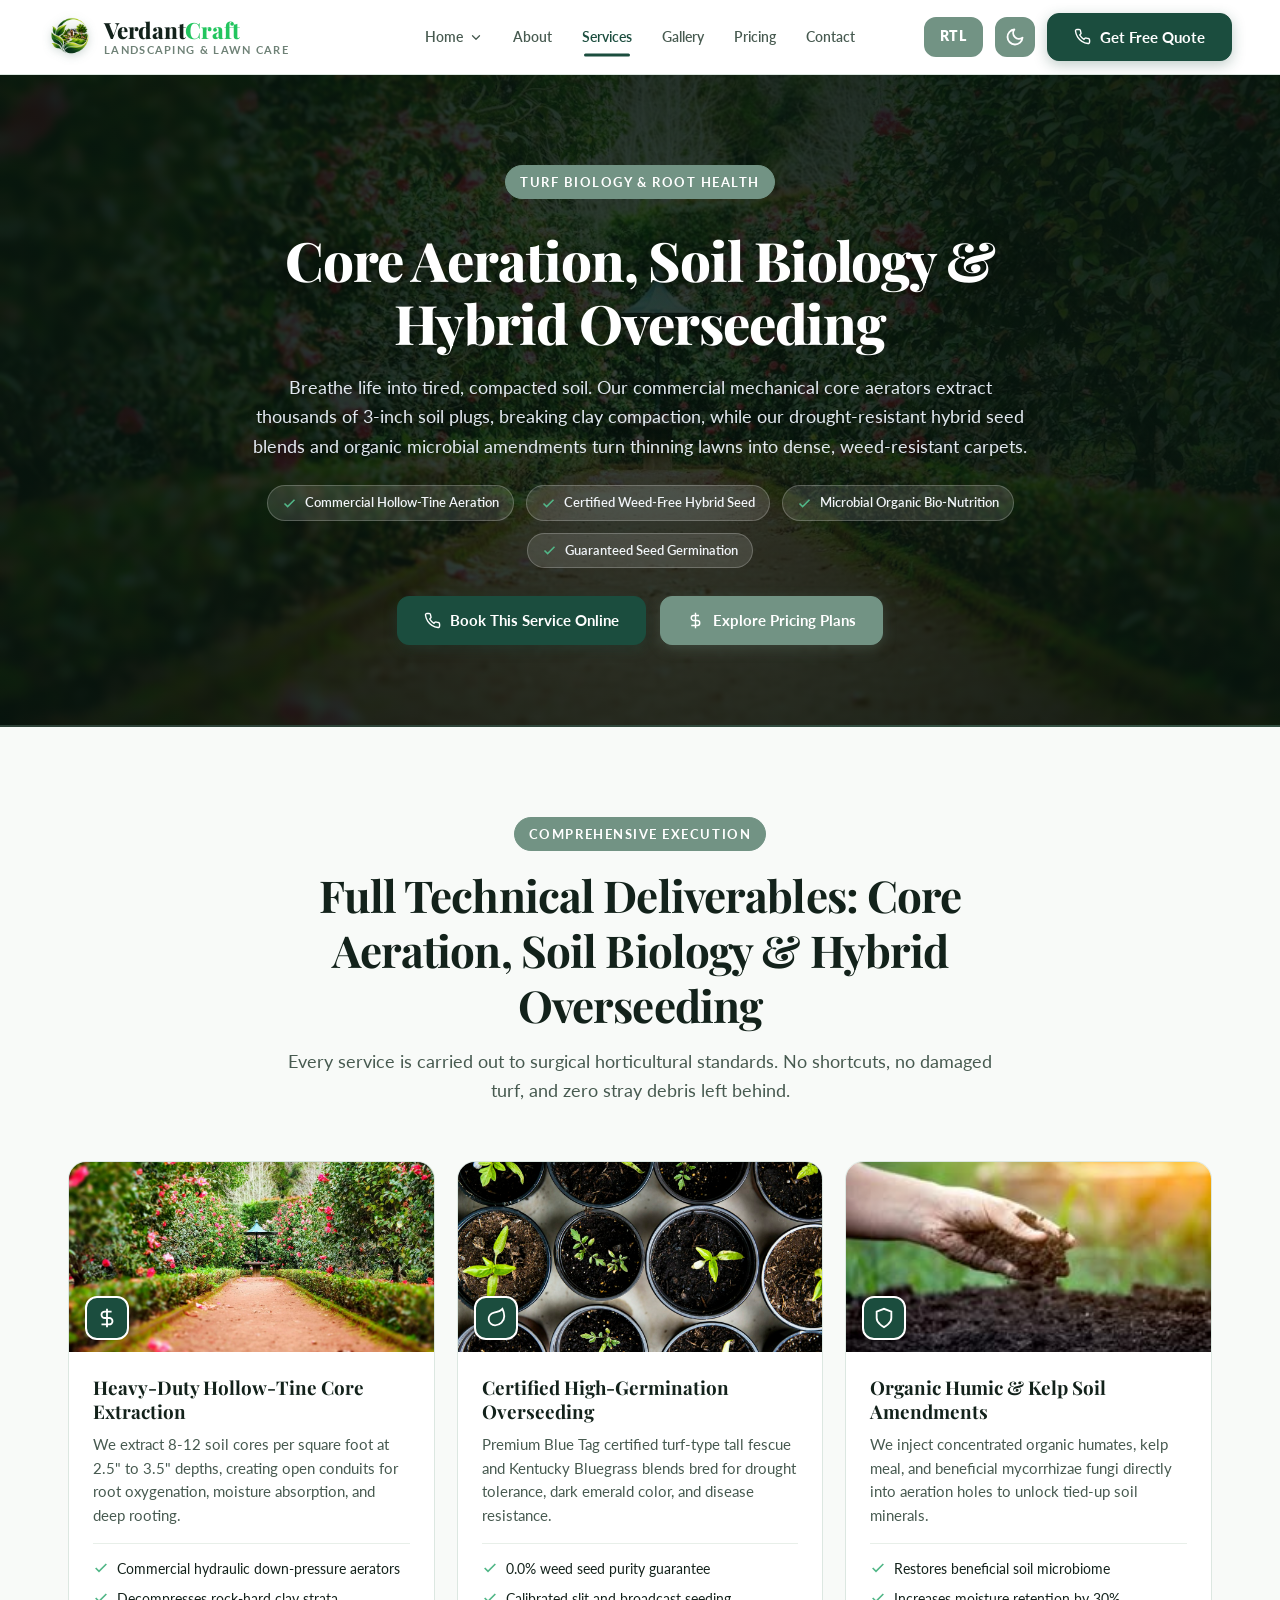
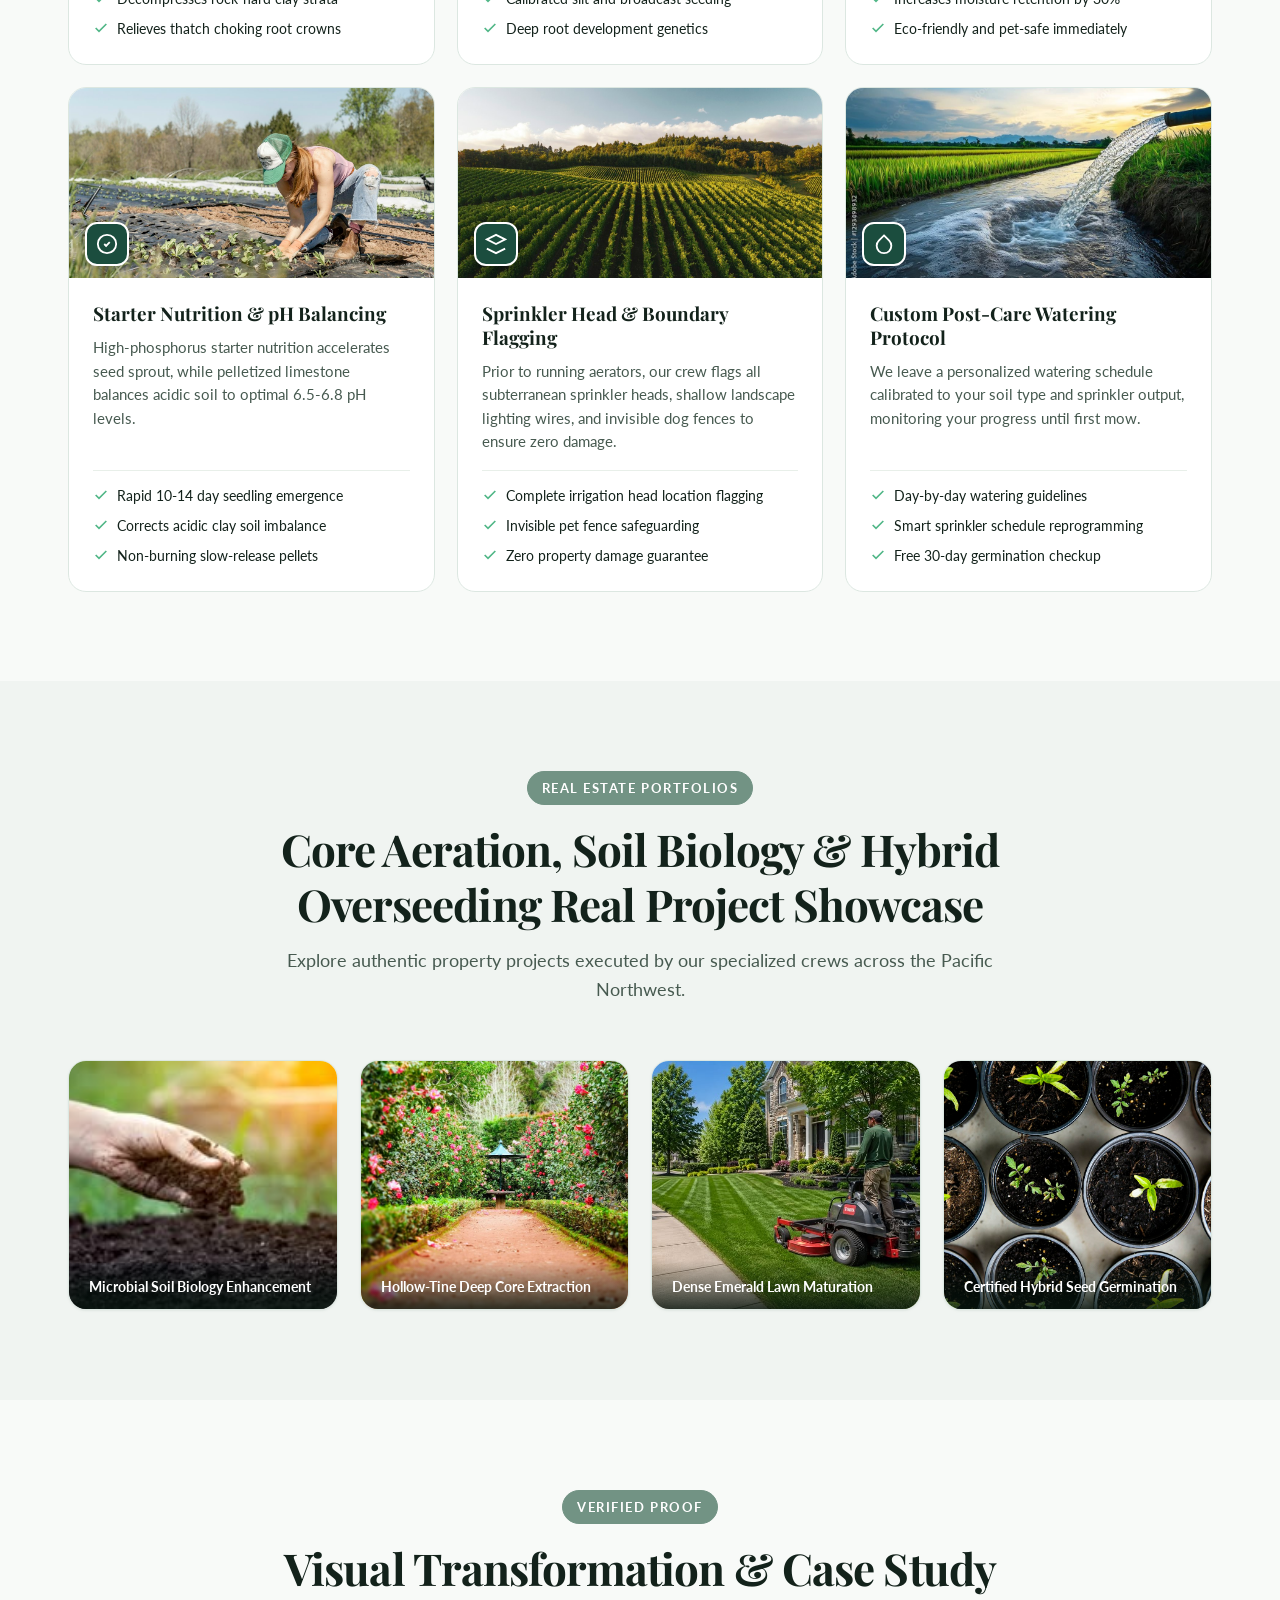
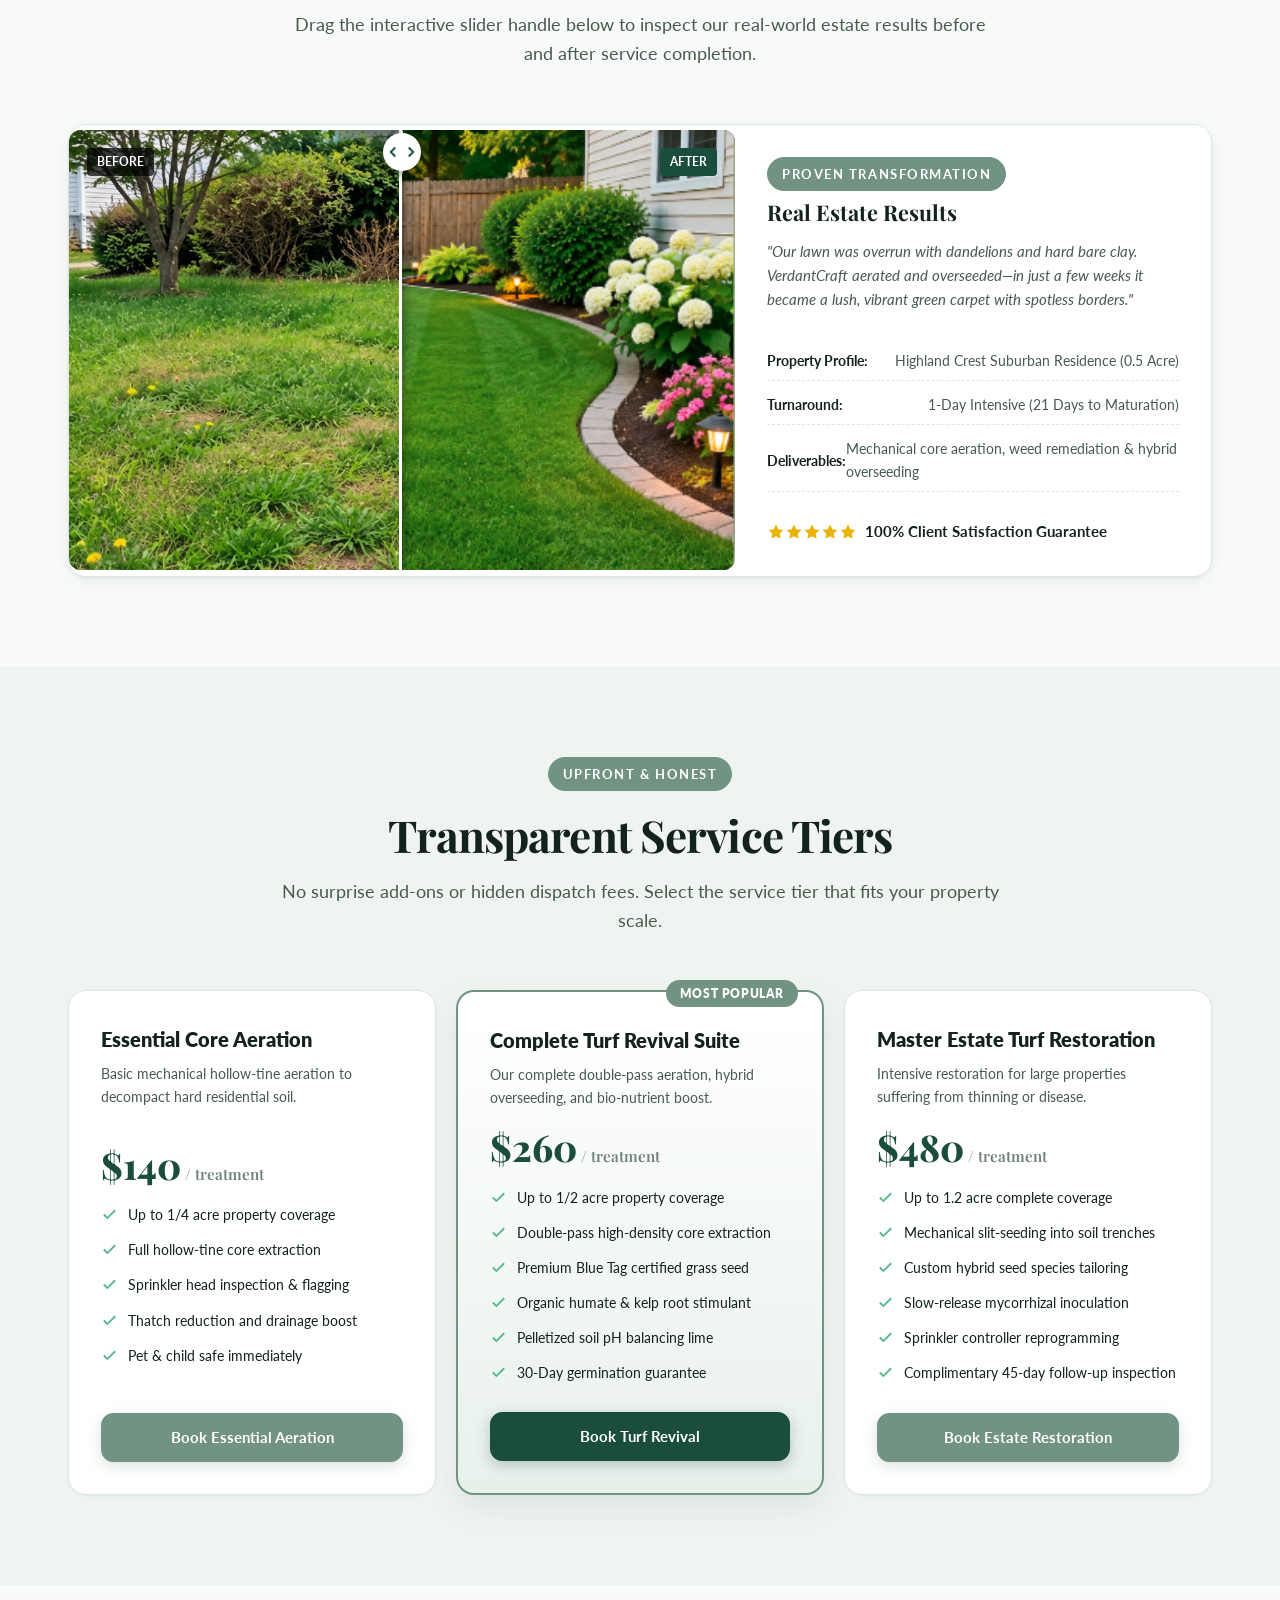
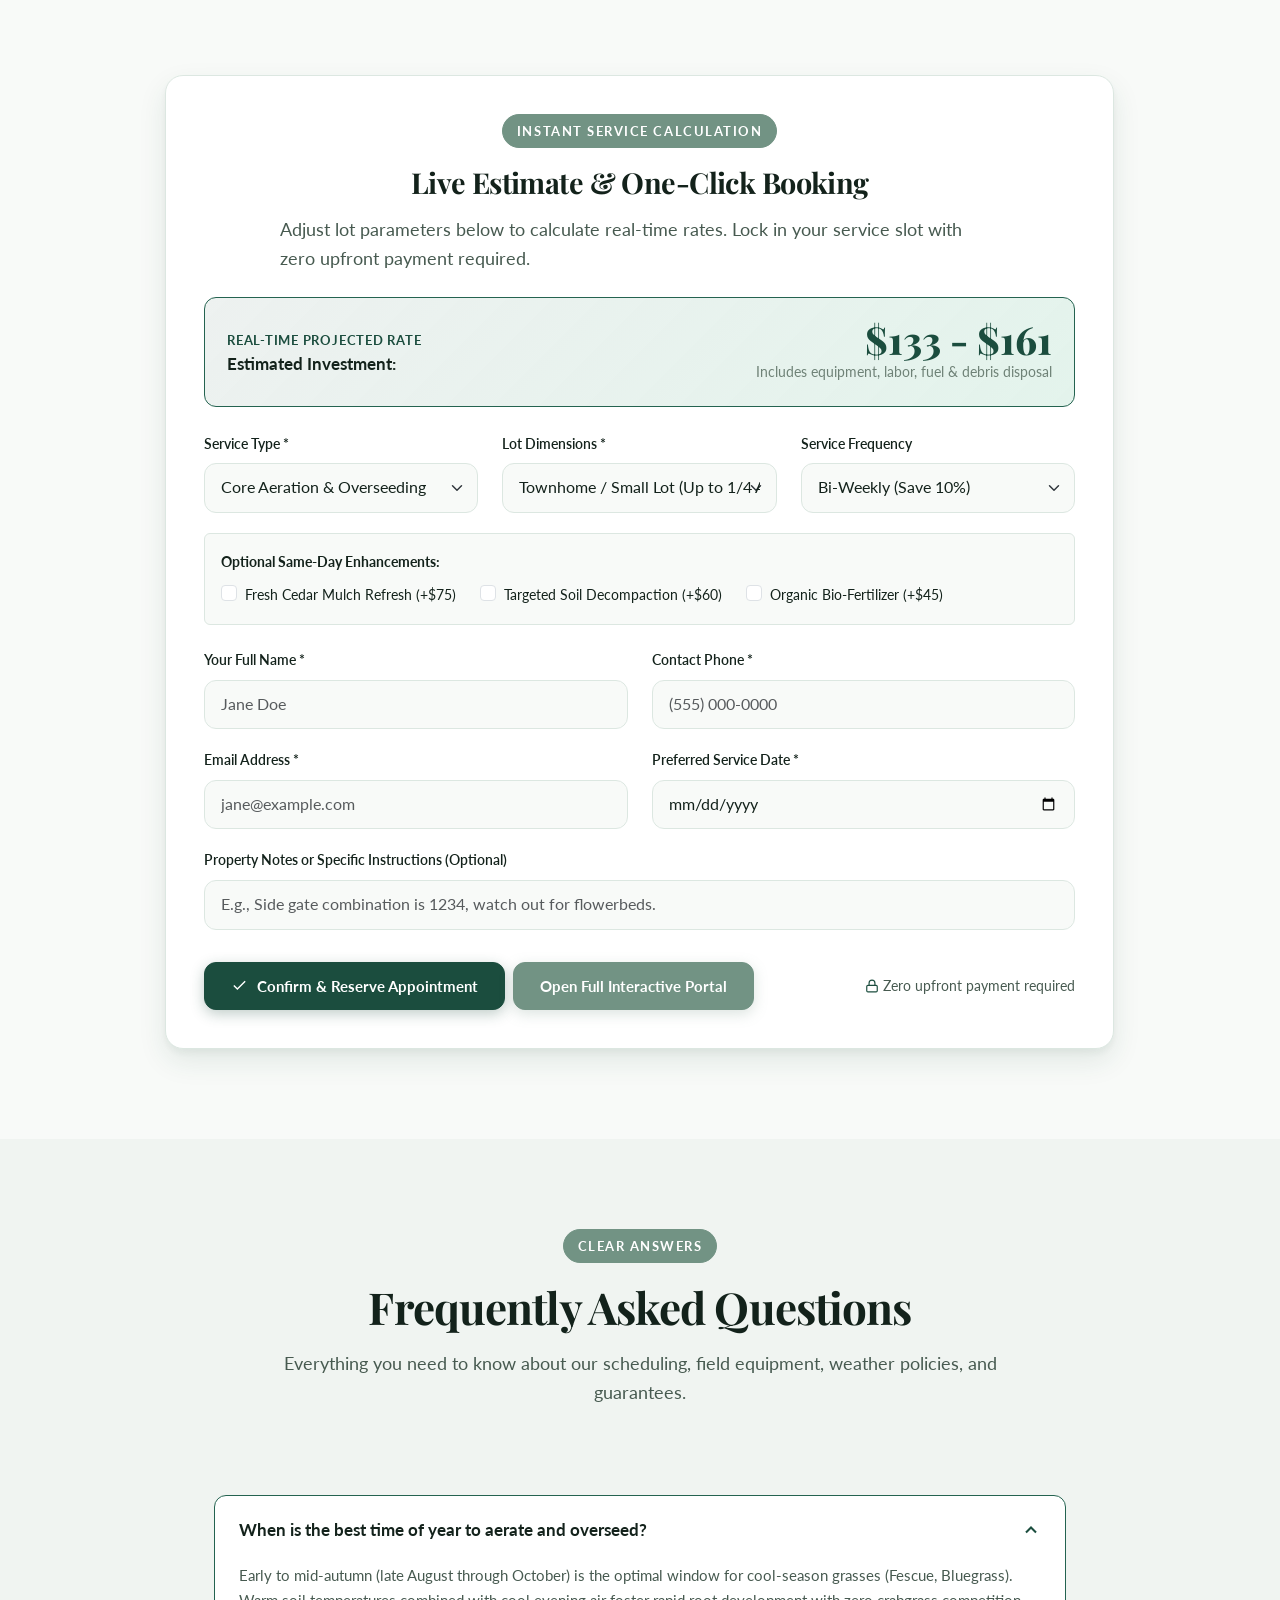
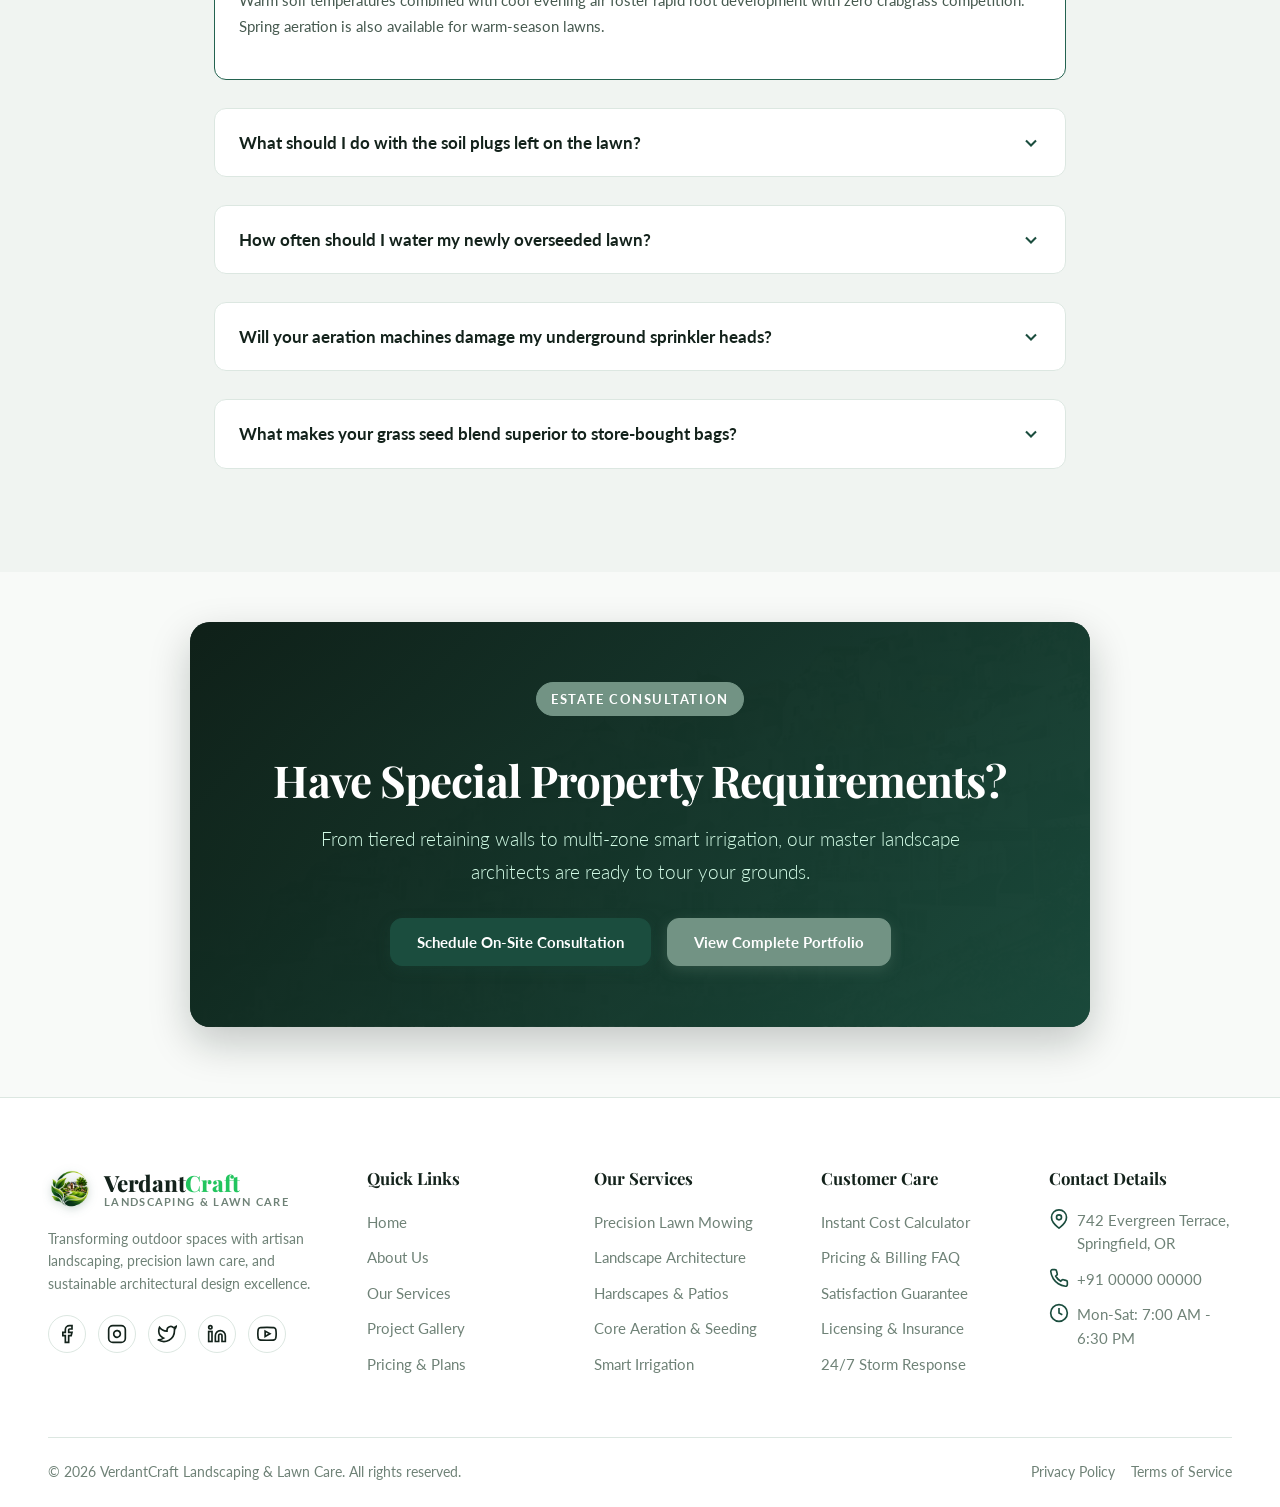
<file: service-aeration.html>
<!doctype html>
<html lang="en" dir="ltr" data-theme="light">
<head>
  <meta charset="utf-8">
  <meta name="viewport" content="width=device-width, initial-scale=1">
  <title>Core Aeration & Organic Fertilization | VerdantCraft</title>
  <meta name="description" content="Detailed service specifications, technical scopes, transparent pricing, 4-step execution workflow, and instant online booking for VerdantCraft lawn care and landscaping.">
  <meta name="color-scheme" content="light dark">

  <link rel="icon" href="favicon.ico" sizes="any">
  <link rel="icon" href="images/favicon.svg" type="image/svg+xml">
  <link rel="icon" type="image/png" sizes="16x16" href="images/favicon-16x16.png">
  <link rel="icon" type="image/png" sizes="32x32" href="images/favicon-32x32.png">
  <link rel="icon" type="image/png" sizes="48x48" href="images/favicon-48x48.png">
  <link rel="apple-touch-icon" href="images/apple-touch-icon.png">

  <link rel="preconnect" href="https://fonts.googleapis.com">
  <link rel="preconnect" href="https://fonts.gstatic.com" crossorigin>
  <link href="https://fonts.googleapis.com/css2?family=Lato:ital,wght@0,300;0,400;0,700;0,900;1,300;1,400;1,700&family=Playfair+Display:ital,wght@0,500;0,600;0,700;0,800;1,400;1,600&display=swap" rel="stylesheet">

  <link rel="stylesheet" href="bootstrap.min.css">
  <link rel="stylesheet" href="theme.css">
  <link rel="stylesheet" href="style.css">
  <link rel="stylesheet" href="service-detail.css">
  <link rel="stylesheet" href="responsive.css">
  <link rel="stylesheet" href="animations.css">

  <script src="config.js"></script>
  <script src="theme.js"></script>
  <script src="validation.js" defer></script>
  <script>window.DEFAULT_SERVICE = 'aeration';</script>
  <script src="service-detail.js" defer></script>
  <script src="main.js" defer></script>
</head>
<body data-page="service-aeration.html">
  <a class="skip-link" href="#main">Skip to main content</a>

  <header class="site-header">
    <div class="container header-row">
      <a class="brand" href="index.html" aria-label="VerdantCraft Home">
        <div class="brand-logo-badge">
          <img src="images/logo-light.png" alt="VerdantCraft Logo" class="brand-logo-img theme-logo-light">
          <img src="images/logo-dark.png" alt="VerdantCraft Logo" class="brand-logo-img theme-logo-dark">
        </div>
        <div>
          <span class="brand-name">Verdant<span>Craft</span></span>
          <span class="brand-sub">LANDSCAPING &amp; LAWN CARE</span>
        </div>
      </a>

      <nav class="site-nav" id="main-nav" aria-label="Main Navigation">
        <div class="nav-item-dropdown">
          <a href="index.html" class="nav-link nav-dropdown-toggle" aria-haspopup="true" aria-expanded="false">
            <span>Home</span>
            <svg class="dropdown-chevron" viewBox="0 0 24 24" fill="none" stroke="currentColor" stroke-width="2.2" stroke-linecap="round" stroke-linejoin="round" aria-hidden="true"><polyline points="6 9 12 15 18 9"/></svg>
          </a>
          <div class="dropdown-menu-custom" role="menu">
            <a href="index.html" class="dropdown-item-custom" role="menuitem">
              <span class="dropdown-item-title">Home 1</span>
              <span class="dropdown-item-desc">Living Sanctuary (Residential)</span>
            </a>
            <a href="index-2.html" class="dropdown-item-custom" role="menuitem">
              <span class="dropdown-item-title">Home 2</span>
              <span class="dropdown-item-desc">Architectural Estates &amp; Commercial</span>
            </a>
          </div>
        </div>
        <a href="about.html" class="nav-link">About</a>
        <a href="services.html" class="nav-link active">Services</a>
        <a href="gallery.html" class="nav-link">Gallery</a>
        <a href="pricing.html" class="nav-link">Pricing</a>
        <a href="contact.html" class="nav-link">Contact</a>
      </nav>

      <div class="header-actions">
        <button type="button" class="dir-btn direction-control" title="Click to change to RTL" aria-label="Toggle text direction">
          <span class="dir-text">RTL</span>
        </button>

        <button type="button" class="icon-btn theme-control" title="Switch theme" aria-label="Toggle dark mode">
          <svg class="nav-icon" viewBox="0 0 24 24" fill="none" stroke="currentColor" stroke-width="1.8">
            <circle cx="12" cy="12" r="4"/>
          </svg>
        </button>

        <a href="contact.html" class="btn btn-primary d-none d-sm-inline-flex">
          <svg class="icon" viewBox="0 0 24 24" fill="none" stroke="currentColor" stroke-width="2"><path d="M22 16.92v3a2 2 0 0 1-2.18 2 19.79 19.79 0 0 1-8.63-3.07 19.5 19.5 0 0 1-6-6 19.79 19.79 0 0 1-3.07-8.67A2 2 0 0 1 4.11 2h3a2 2 0 0 1 2 1.72 12.84 12.84 0 0 0 .7 2.81 2 2 0 0 1-.45 2.11L8.09 9.91a16 16 0 0 0 6 6l1.27-1.27a2 2 0 0 1 2.11-.45 12.84 12.84 0 0 0 2.81.7A2 2 0 0 1 22 16.92z"/></svg>
          <span>Get Free Quote</span>
        </a>

        <button type="button" class="menu-toggle" aria-label="Toggle navigation menu" aria-expanded="false">
          <svg class="nav-icon" viewBox="0 0 24 24" fill="none" stroke="currentColor" stroke-width="2.8" stroke-linecap="round"><line x1="3" y1="12" x2="21" y2="12"/><line x1="3" y1="6" x2="21" y2="6"/><line x1="3" y1="18" x2="21" y2="18"/></svg>
        </button>
      </div>
    </div>
  </header>

  <main id="main">

    <section class="sd-hero" aria-label="Service Details Hero">
      <div class="sd-hero-bg">
        <img id="sd-hero-bg-img" src="images/photo-1628352081506-83c43123ed6d.jpg" alt="VerdantCraft luxury lawn care service" class="sd-hero-bg-img">
        <div class="sd-hero-overlay"></div>
      </div>
      <div class="container sd-hero-content text-center" data-reveal="fade-up">
        <div class="row justify-content-center">
          <div class="col-lg-10 col-xl-9">
            <span id="sd-hero-eyebrow" class="eyebrow mx-auto">Weekly &amp; Bi-Weekly Turf Perfection</span>
            <h1 id="sd-hero-title" class="sd-hero-title">Precision Lawn Mowing &amp; Razor Edging</h1>
            <p id="sd-hero-lead" class="sd-hero-lead mx-auto" style="max-width: 780px;">
              Engineered turf care for discerning residential estates. We utilize commercial electric walk and stand-on mowers with daily-sharpened mulching blades, delivering a surgical 90-degree edge, uniform stripe patterns, and zero turf fiber tearing.
            </p>

            <div id="sd-hero-badges" class="sd-hero-badges justify-content-center">

            </div>

            <div class="sd-hero-actions justify-content-center">
              <a href="#instant-estimator" class="btn btn-primary">
                <svg class="icon" viewBox="0 0 24 24" fill="none" stroke="currentColor" stroke-width="2"><path d="M22 16.92v3a2 2 0 0 1-2.18 2 19.79 19.79 0 0 1-8.63-3.07 19.5 19.5 0 0 1-6-6 19.79 19.79 0 0 1-3.07-8.67A2 2 0 0 1 4.11 2h3a2 2 0 0 1 2 1.72 12.84 12.84 0 0 0 .7 2.81 2 2 0 0 1-.45 2.11L8.09 9.91a16 16 0 0 0 6 6l1.27-1.27a2 2 0 0 1 2.11-.45 12.84 12.84 0 0 0 2.81.7A2 2 0 0 1 22 16.92z"/></svg>
                <span>Book This Service Online</span>
              </a>
              <a href="#pricing-matrix" class="btn btn-secondary">
                <svg class="icon" viewBox="0 0 24 24" fill="none" stroke="currentColor" stroke-width="2"><line x1="12" y1="1" x2="12" y2="23"/><path d="M17 5H9.5a3.5 3.5 0 0 0 0 7h5a3.5 3.5 0 0 1 0 7H6"/></svg>
                <span>Explore Pricing Plans</span>
              </a>
            </div>
          </div>
        </div>
      </div>
    </section>

    <section class="section" id="service-scope" aria-label="What's Included in This Service">
      <div class="container">
        <div class="section-header text-center" data-reveal>
          <span class="eyebrow">Comprehensive Execution</span>
          <h2 id="sd-scope-title">Full Technical Deliverables</h2>
          <p class="section-desc">
            Every service is carried out to surgical horticultural standards. No shortcuts, no damaged turf, and zero stray debris left behind.
          </p>
        </div>

        <div id="sd-scope-grid" class="sd-scope-grid" data-reveal>

        </div>
      </div>
    </section>

    <section class="section section-muted" id="sd-gallery-section" aria-label="Completed Project Photography Showcase">
      <div class="container">
        <div class="section-header text-center" data-reveal>
          <span class="eyebrow">Real Estate Portfolios</span>
          <h2 id="sd-gallery-title">Field Gallery &amp; Craftsmanship</h2>
          <p class="section-desc">
            Explore authentic property projects executed by our specialized crews across the Pacific Northwest.
          </p>
        </div>

        <div id="sd-gallery-grid" class="sd-gallery-grid" data-reveal>

        </div>
      </div>
    </section>

    <section class="section" aria-label="Before and After Transformation">
      <div class="container">
        <div class="section-header text-center" data-reveal>
          <span class="eyebrow">Verified Proof</span>
          <h2>Visual Transformation &amp; Case Study</h2>
          <p class="section-desc">
            Drag the interactive slider handle below to inspect our real-world estate results before and after service completion.
          </p>
        </div>

        <div id="sd-transformation-wrap" class="sd-transform-wrap" data-reveal>

        </div>
      </div>
    </section>

    <section class="section section-muted" id="pricing-matrix" aria-label="Service Pricing Plans">
      <div class="container">
        <div class="section-header text-center" data-reveal>
          <span class="eyebrow">Upfront &amp; Honest</span>
          <h2>Transparent Service Tiers</h2>
          <p class="section-desc">
            No surprise add-ons or hidden dispatch fees. Select the service tier that fits your property scale.
          </p>
        </div>

        <div id="sd-pricing-grid" class="sd-pricing-grid" data-reveal>

        </div>
      </div>
    </section>

    <section class="section" id="instant-estimator" aria-label="Instant Booking & Cost Estimator">
      <div class="container">
        <div class="row justify-content-center">
          <div class="col-lg-10">
            <div class="sd-booking-wrapper" data-reveal>
              <div class="section-header mb-4">
                <span class="eyebrow">Instant Service Calculation</span>
                <h2 style="font-size:1.8rem;">Live Estimate &amp; One-Click Booking</h2>
                <p class="section-desc mb-0" style="margin-left:0; text-align:left;">
                  Adjust lot parameters below to calculate real-time rates. Lock in your service slot with zero upfront payment required.
                </p>
              </div>

              <div class="sd-estimate-bar">
                <div>
                  <span style="font-size:0.8rem; font-weight:700; text-transform:uppercase; letter-spacing:0.06em; color:var(--primary);">Real-Time Projected Rate</span>
                  <div class="fw-bold" style="font-size:1.05rem; color:var(--text-main);">Estimated Investment:</div>
                </div>
                <div class="text-end">
                  <div id="sd-dynamic-price" class="sd-estimate-num">$45 - $65</div>
                  <small style="color:var(--text-muted);">Includes equipment, labor, fuel &amp; debris disposal</small>
                </div>
              </div>

              <form id="sd-quick-book-form" novalidate>
                <div class="row">
                  <div class="col-md-4 form-group">
                    <label for="sd-est-service" class="form-label">Service Type *</label>
                    <select id="sd-est-service" class="form-select" required>
                      <option value="mowing">Precision Lawn Mowing</option>
                      <option value="design">Landscape Design Consultation</option>
                      <option value="hardscapes">Hardscaping &amp; Patios</option>
                      <option value="aeration">Core Aeration &amp; Overseeding</option>
                      <option value="irrigation">Smart Sprinkler &amp; French Drains</option>
                      <option value="cleanups">Seasonal Yard Cleanup &amp; Mulch</option>
                    </select>
                  </div>

                  <div class="col-md-4 form-group">
                    <label for="sd-est-size" class="form-label">Lot Dimensions *</label>
                    <select id="sd-est-size" class="form-select" required>
                      <option value="small" selected>Townhome / Small Lot (Up to 1/4 Acre)</option>
                      <option value="medium">Suburban Lot (1/4 to 1/2 Acre)</option>
                      <option value="large">Spacious Lot (1/2 to 1 Acre)</option>
                      <option value="estate">Grand Estate (1 to 2+ Acres)</option>
                    </select>
                  </div>

                  <div class="col-md-4 form-group">
                    <label for="sd-est-freq" class="form-label">Service Frequency</label>
                    <select id="sd-est-freq" class="form-select">
                      <option value="weekly">Weekly (Save 15%)</option>
                      <option value="biweekly" selected>Bi-Weekly (Save 10%)</option>
                      <option value="onetime">One-Time Project</option>
                    </select>
                  </div>
                </div>

                <div class="p-3 mb-4 rounded" style="background:var(--bg-body); border:1px solid var(--border-color);">
                  <div class="fw-bold mb-2" style="font-size:0.9rem; color:var(--text-main);">Optional Same-Day Enhancements:</div>
                  <div class="d-flex flex-wrap gap-4">
                    <div class="form-check">
                      <input class="form-check-input" type="checkbox" id="sd-est-addon-mulch">
                      <label class="form-check-label" for="sd-est-addon-mulch" style="font-size:0.88rem;">
                        Fresh Cedar Mulch Refresh (+$75)
                      </label>
                    </div>
                    <div class="form-check">
                      <input class="form-check-input" type="checkbox" id="sd-est-addon-aeration">
                      <label class="form-check-label" for="sd-est-addon-aeration" style="font-size:0.88rem;">
                        Targeted Soil Decompaction (+$60)
                      </label>
                    </div>
                    <div class="form-check">
                      <input class="form-check-input" type="checkbox" id="sd-est-addon-fertilizer">
                      <label class="form-check-label" for="sd-est-addon-fertilizer" style="font-size:0.88rem;">
                        Organic Bio-Fertilizer (+$45)
                      </label>
                    </div>
                  </div>
                </div>

                <div class="row">
                  <div class="col-md-6 form-group">
                    <label for="sd-est-name" class="form-label">Your Full Name *</label>
                    <input type="text" id="sd-est-name" class="form-control" placeholder="Jane Doe" required>
                  </div>
                  <div class="col-md-6 form-group">
                    <label for="sd-est-phone" class="form-label">Contact Phone *</label>
                    <input type="tel" id="sd-est-phone" class="form-control" placeholder="(555) 000-0000" required>
                  </div>
                </div>

                <div class="row">
                  <div class="col-md-6 form-group">
                    <label for="sd-est-email" class="form-label">Email Address *</label>
                    <input type="email" id="sd-est-email" class="form-control" placeholder="jane@example.com" required>
                  </div>
                  <div class="col-md-6 form-group">
                    <label for="sd-est-date" class="form-label">Preferred Service Date *</label>
                    <input type="date" id="sd-est-date" class="form-control" required>
                  </div>
                </div>

                <div class="form-group mb-4">
                  <label for="sd-est-notes" class="form-label">Property Notes or Specific Instructions (Optional)</label>
                  <input type="text" id="sd-est-notes" class="form-control" placeholder="E.g., Side gate combination is 1234, watch out for flowerbeds.">
                </div>

                <div class="d-flex flex-wrap align-items-center justify-content-between gap-3 pt-2">
                  <div class="d-flex gap-2">
                    <button type="submit" class="btn btn-primary">
                      <svg class="icon" viewBox="0 0 24 24" fill="none" stroke="currentColor" stroke-width="2"><polyline points="20 6 9 17 4 12"/></svg>
                      <span>Confirm &amp; Reserve Appointment</span>
                    </button>
                    <a href="book-now.html" class="btn btn-secondary">
                      <span>Open Full Interactive Portal</span>
                    </a>
                  </div>
                  <small class="text-muted d-flex align-items-center gap-1">
                    <svg class="icon text-primary" viewBox="0 0 24 24" fill="none" stroke="currentColor" stroke-width="2" style="width:14px;height:14px;"><rect x="3" y="11" width="18" height="11" rx="2" ry="2"/><path d="M7 11V7a5 5 0 0 1 10 0v4"/></svg>
                    <span>Zero upfront payment required</span>
                  </small>
                </div>
              </form>

              <div id="sd-booking-success" style="display:none; text-align:center; padding:36px; border:2px solid var(--primary, #1b4d3e); background:rgba(34,197,94,0.08); border-radius:var(--radius-lg);">
                <div style="width:60px; height:60px; border-radius:50%; background:var(--primary, #1b4d3e); color:#ffffff; display:inline-flex; align-items:center; justify-content:center; margin-bottom:16px;">
                  <svg style="width:30px;height:30px;" viewBox="0 0 24 24" fill="none" stroke="currentColor" stroke-width="3"><polyline points="20 6 9 17 4 12"/></svg>
                </div>
                <h3 style="color:var(--text-main); margin-bottom:8px;">Booking Reservation Received!</h3>
                <p style="color:var(--text-secondary); max-width:540px; margin:0 auto 20px;">
                  Thank you! Our dispatch supervisor has received your service reservation. You will receive an SMS confirmation and route arrival window within 15 minutes.
                </p>
                <div class="d-flex justify-content-center gap-2">
                  <a href="index.html" class="btn btn-primary">Return to Homepage</a>
                  <a href="contact.html" class="btn btn-secondary">Contact Dispatch Team</a>
                </div>
              </div>

            </div>
          </div>
        </div>
      </div>
    </section>

    <section class="section section-muted" aria-label="Frequently Asked Questions">
      <div class="container">
        <div class="section-header text-center" data-reveal>
          <span class="eyebrow">Clear Answers</span>
          <h2>Frequently Asked Questions</h2>
          <p class="section-desc">
            Everything you need to know about our scheduling, field equipment, weather policies, and guarantees.
          </p>
        </div>

        <div class="row justify-content-center">
          <div class="col-lg-9">
            <div id="sd-faq-accordion" class="sd-faq-accordion" data-reveal>

            </div>
          </div>
        </div>
      </div>
    </section>

    <section class="cta-banner-lush" style="background-image: linear-gradient(rgba(17, 46, 36, 0.88), rgba(17, 46, 36, 0.94)), url('images/photo-1584467541268-b040f83be3fd.jpg');">
      <div class="container text-center" data-reveal>
        <span class="eyebrow" style="background: rgba(255,255,255,0.18); color: #86efac;">Estate Consultation</span>
        <h2 style="color:#ffffff; margin: 20px 0 16px;">Have Special Property Requirements?</h2>
        <p class="lead" style="color: #d1fae5; max-width: 650px; margin: 0 auto 30px;">
          From tiered retaining walls to multi-zone smart irrigation, our master landscape architects are ready to tour your grounds.
        </p>
        <div class="d-flex justify-content-center flex-wrap gap-3">
          <a href="contact.html" class="btn btn-primary">Schedule On-Site Consultation</a>
          <a href="gallery.html" class="btn btn-secondary">View Complete Portfolio</a>
        </div>
      </div>
    </section>
  </main>

  <footer class="site-footer">
    <div class="container">
      <div class="footer-grid">
        <div class="footer-about">
          <a class="brand" href="index.html" style="margin-bottom: 16px;" aria-label="VerdantCraft Home">
            <div class="brand-logo-badge">
              <img src="images/logo-light.png" alt="VerdantCraft Logo" class="brand-logo-img theme-logo-light">
              <img src="images/logo-dark.png" alt="VerdantCraft Logo" class="brand-logo-img theme-logo-dark">
            </div>
            <div>
              <span class="brand-name">Verdant<span>Craft</span></span>
              <span class="brand-sub">LANDSCAPING &amp; LAWN CARE</span>
            </div>
          </a>
          <p>Transforming outdoor spaces with artisan landscaping, precision lawn care, and sustainable architectural design excellence.</p>
           <div class="footer-social-links">
            <a href="https://facebook.com" aria-label="Facebook"><svg class="icon" viewBox="0 0 24 24" fill="none" stroke="currentColor" stroke-width="2"><path d="M18 2h-3a5 5 0 0 0-5 5v3H7v4h3v8h4v-8h3l1-4h-4V7a1 1 0 0 1 1-1h3z"/></svg></a>
            <a href="https://instagram.com" aria-label="Instagram"><svg class="icon" viewBox="0 0 24 24" fill="none" stroke="currentColor" stroke-width="2"><rect x="2" y="2" width="20" height="20" rx="5" ry="5"/><path d="M16 11.37A4 4 0 1 1 12.63 8 4 4 0 0 1 16 11.37z"/><line x1="17.5" y1="6.5" x2="17.51" y2="6.5"/></svg></a>
            <a href="https://x.com" aria-label="X (Twitter)"><svg class="icon" viewBox="0 0 24 24" fill="none" stroke="currentColor" stroke-width="2"><path d="M23 3a10.9 10.9 0 0 1-3.14 1.53 4.48 4.48 0 0 0-7.86 3v1A10.66 10.66 0 0 1 3 4s-4 9 5 13a11.64 11.64 0 0 1-7 2c9 5 20 0 20-11.5a4.5 4.5 0 0 0-.08-.83A7.72 7.72 0 0 0 23 3z"/></svg></a>
            <a href="https://linkedin.com" aria-label="LinkedIn"><svg class="icon" viewBox="0 0 24 24" fill="none" stroke="currentColor" stroke-width="2"><path d="M16 8a6 6 0 0 1 6 6v7h-4v-7a2 2 0 0 0-2-2 2 2 0 0 0-2 2v7h-4v-7a6 6 0 0 1 6-6z"/><rect x="2" y="9" width="4" height="12"/><circle cx="4" cy="4" r="2"/></svg></a>
            <a href="https://youtube.com" aria-label="YouTube"><svg class="icon" viewBox="0 0 24 24" fill="none" stroke="currentColor" stroke-width="2"><path d="M22.54 6.42a2.78 2.78 0 0 0-1.94-2C18.88 4 12 4 12 4s-6.88 0-8.6.46a2.78 2.78 0 0 0-1.94 2A29 29 0 0 0 1 11.75a29 29 0 0 0 .46 5.33A2.78 2.78 0 0 0 3.4 19c1.72.46 8.6.46 8.6.46s6.88 0 8.6-.46a2.78 2.78 0 0 0 1.94-2 29 29 0 0 0 .46-5.25 29 29 0 0 0-.46-5.33z"/><polygon points="9.75 15.02 15.5 11.75 9.75 8.48 9.75 15.02"/></svg></a>
          </div>
        </div>

        <div class="footer-col">
          <h4>Quick Links</h4>
          <ul class="footer-links">
           <li><a href="index.html">Home</a></li>
            <li><a href="about.html">About Us</a></li>
            <li><a href="services.html">Our Services</a></li>
            <li><a href="gallery.html">Project Gallery</a></li>
            <li><a href="pricing.html">Pricing &amp; Plans</a></li>
          </ul>
        </div>

        <div class="footer-col">
          <h4>Our Services</h4>
          <ul class="footer-links">
            <li><a href="service-detail.html?service=mowing">Precision Lawn Mowing</a></li>
            <li><a href="service-detail.html?service=design">Landscape Architecture</a></li>
            <li><a href="service-detail.html?service=hardscapes">Hardscapes &amp; Patios</a></li>
            <li><a href="service-detail.html?service=aeration">Core Aeration &amp; Seeding</a></li>
            <li><a href="service-detail.html?service=irrigation">Smart Irrigation</a></li>
          </ul>
        </div>

        <div class="footer-col">
          <h4>Customer Care</h4>
          <ul class="footer-links">
            <li><a href="pricing.html#calculator">Instant Cost Calculator</a></li>
            <li><a href="pricing.html#faq">Pricing &amp; Billing FAQ</a></li>
            <li><a href="about.html#values">Satisfaction Guarantee</a></li>
            <li><a href="about.html#accreditations">Licensing &amp; Insurance</a></li>
            <li><a href="contact.html#emergency">24/7 Storm Response</a></li>
          </ul>
        </div>

        <div class="footer-col">
          <h4>Contact Details</h4>
          <ul class="footer-links footer-contact-list">
            <li style="display:flex; gap:8px; margin-bottom:12px;">
              <svg class="icon" viewBox="0 0 24 24" fill="none" stroke="currentColor" stroke-width="2"><path d="M21 10c0 7-9 13-9 13s-9-6-9-13a9 9 0 0 1 18 0z"/><circle cx="12" cy="10" r="3"/></svg>
              <span>742 Evergreen Terrace, Springfield, OR</span>
            </li>
            <li style="display:flex; gap:8px; margin-bottom:12px;">
              <svg class="icon" viewBox="0 0 24 24" fill="none" stroke="currentColor" stroke-width="2"><path d="M22 16.92v3a2 2 0 0 1-2.18 2 19.79 19.79 0 0 1-8.63-3.07 19.5 19.5 0 0 1-6-6 19.79 19.79 0 0 1-3.07-8.67A2 2 0 0 1 4.11 2h3a2 2 0 0 1 2 1.72 12.84 12.84 0 0 0 .7 2.81 2 2 0 0 1-.45 2.11L8.09 9.91a16 16 0 0 0 6 6l1.27-1.27a2 2 0 0 1 2.11-.45 12.84 12.84 0 0 0 2.81.7A2 2 0 0 1 22 16.92z"/></svg>
              <span>+91 00000 00000</span>
            </li>
            <li style="display:flex; gap:8px;">
              <svg class="icon" viewBox="0 0 24 24" fill="none" stroke="currentColor" stroke-width="2"><circle cx="12" cy="12" r="10"/><polyline points="12 6 12 12 16 14"/></svg>
              <span>Mon-Sat: 7:00 AM - 6:30 PM</span>
            </li>
          </ul>
        </div>
      </div>

      <div class="footer-bottom">
        <div>&copy; 2026 VerdantCraft Landscaping &amp; Lawn Care. All rights reserved.</div>
        <div class="d-flex gap-3">
          <a href="#">Privacy Policy</a>
          <a href="#">Terms of Service</a>
        </div>
      </div>
    </div>
  </footer>
</body>
</html>
</file>
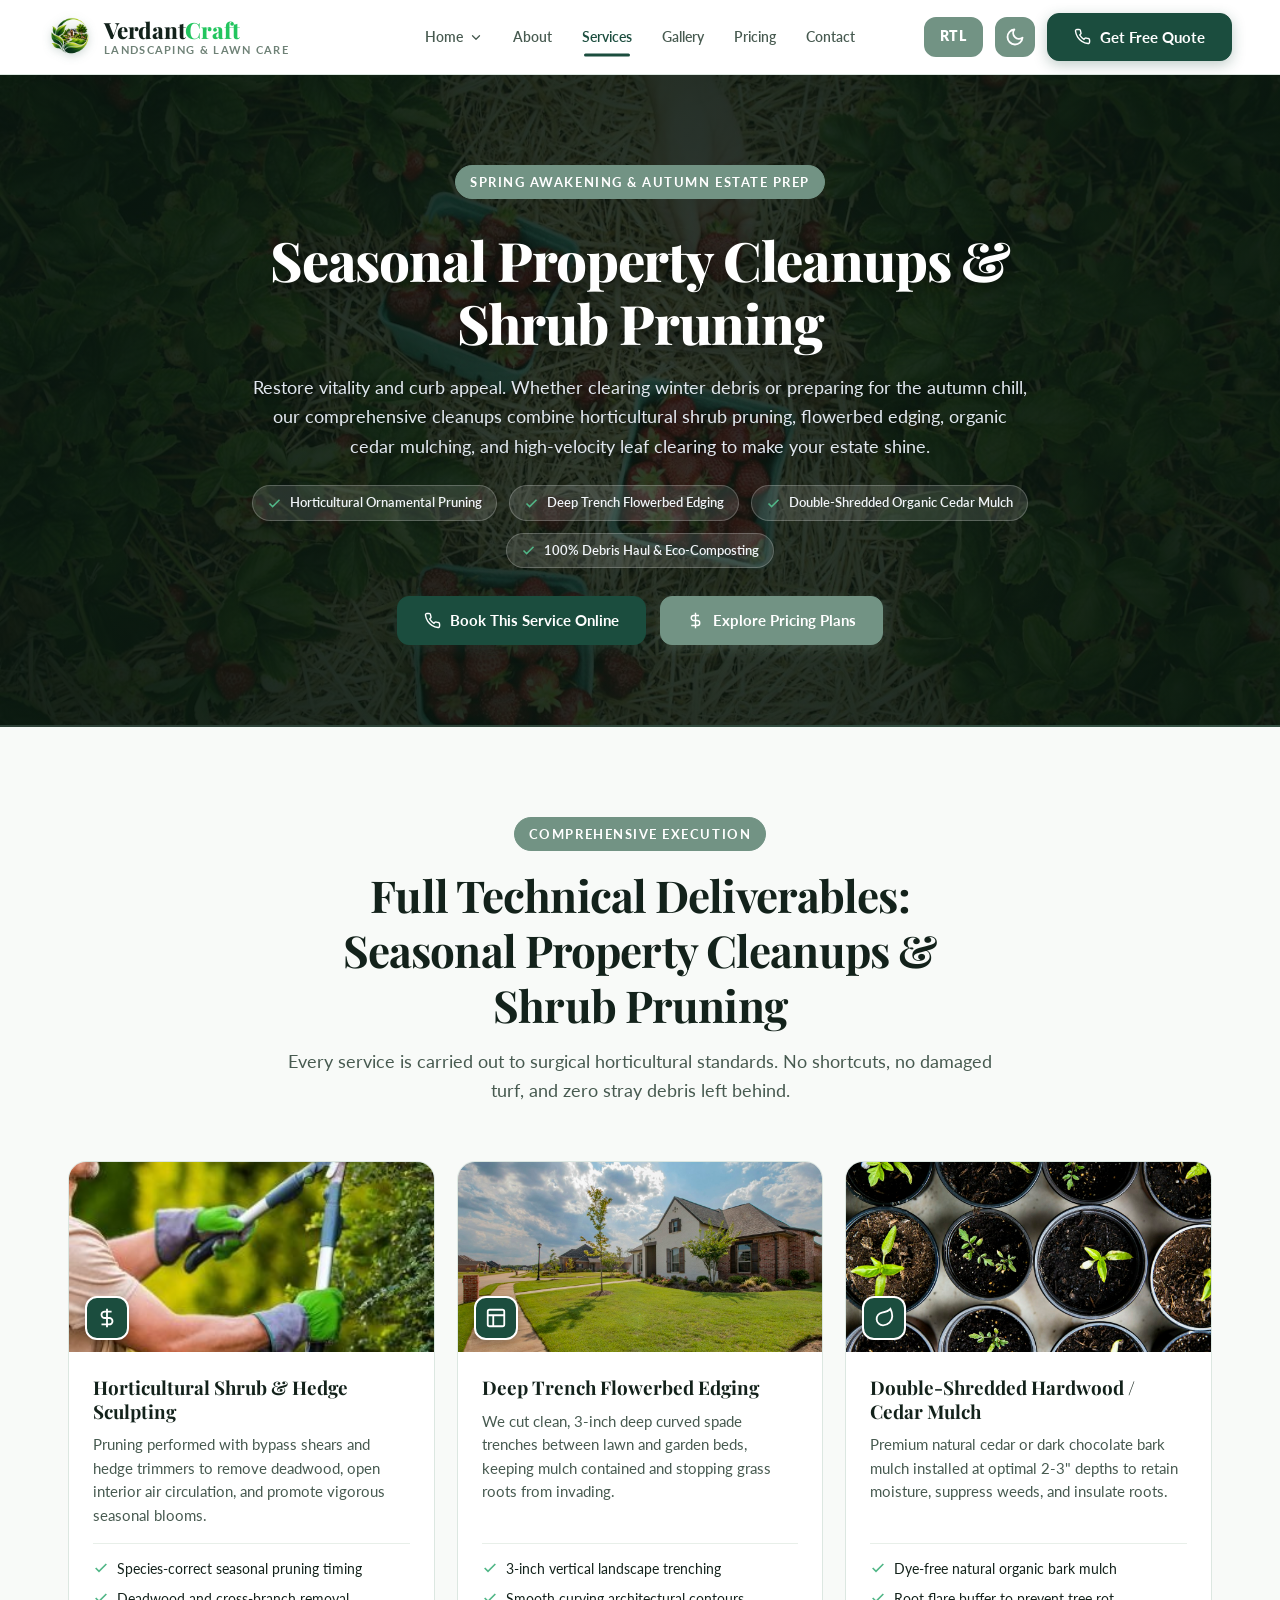
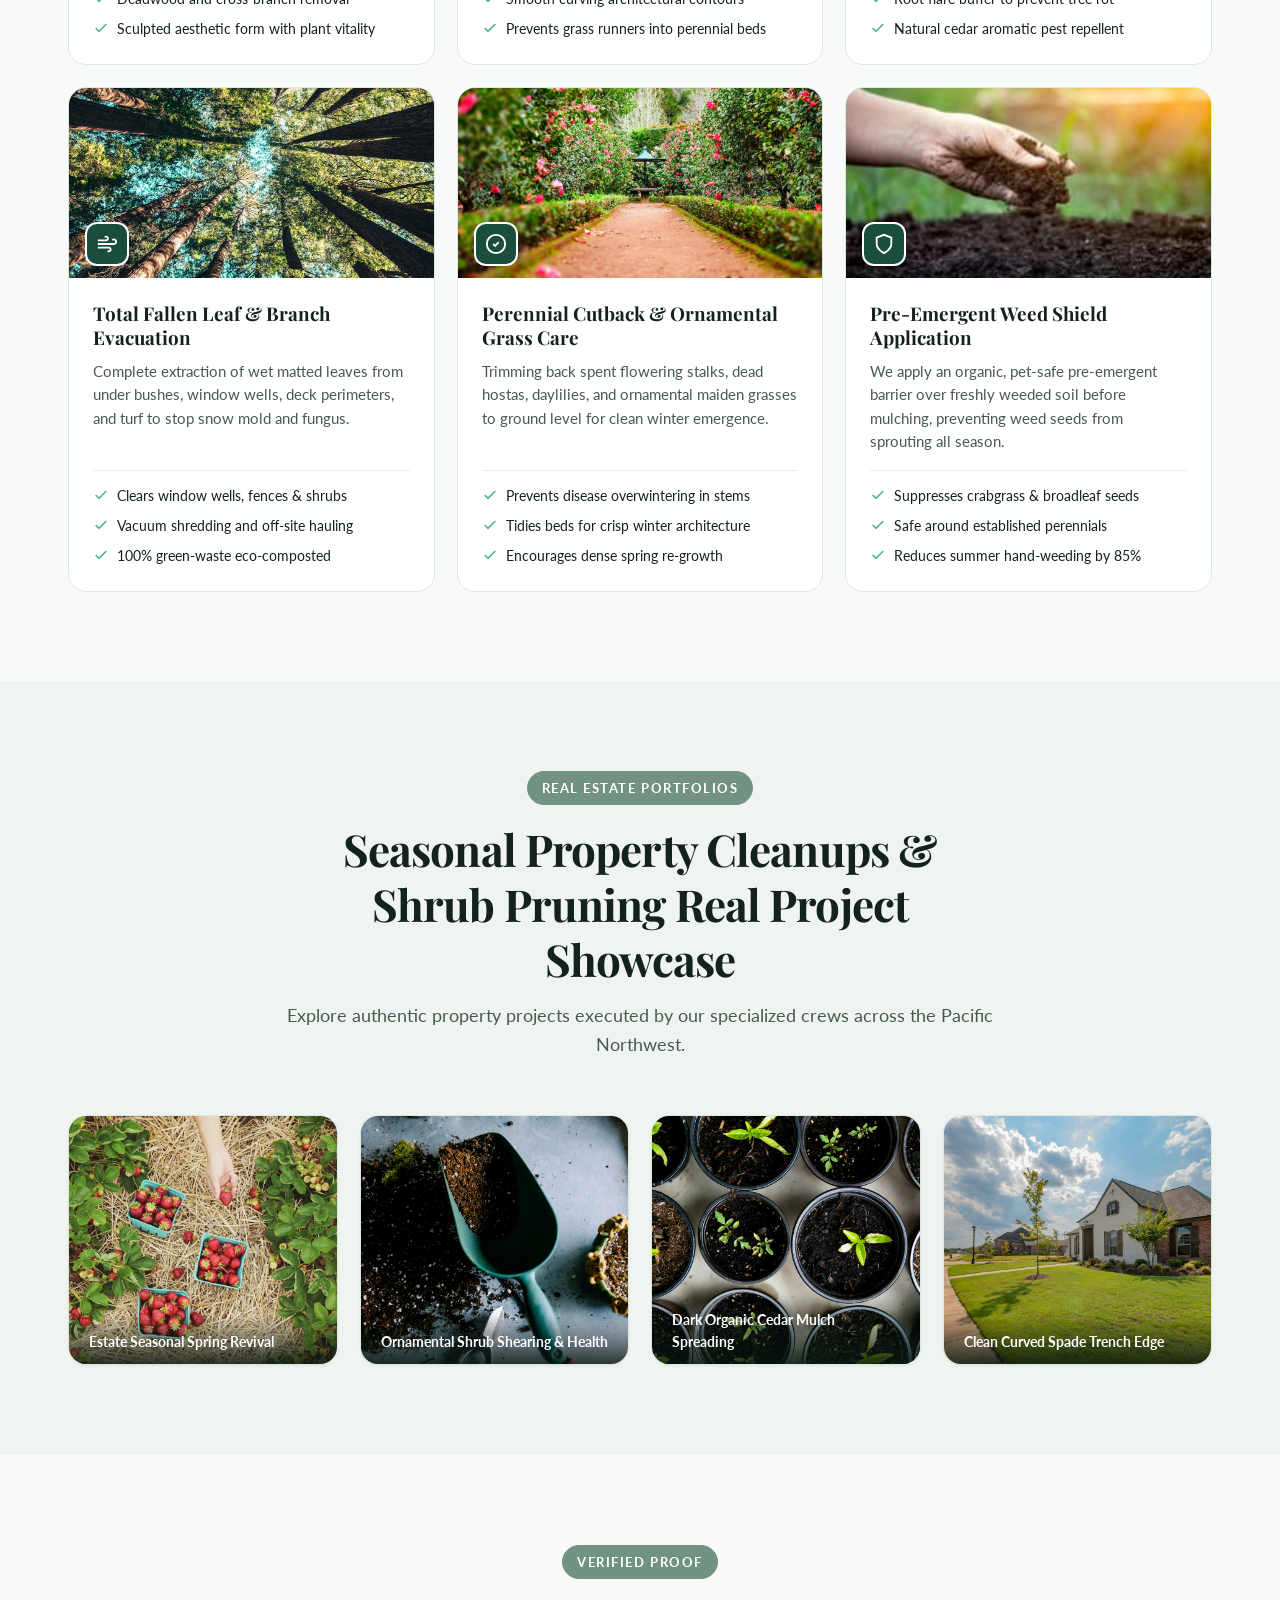
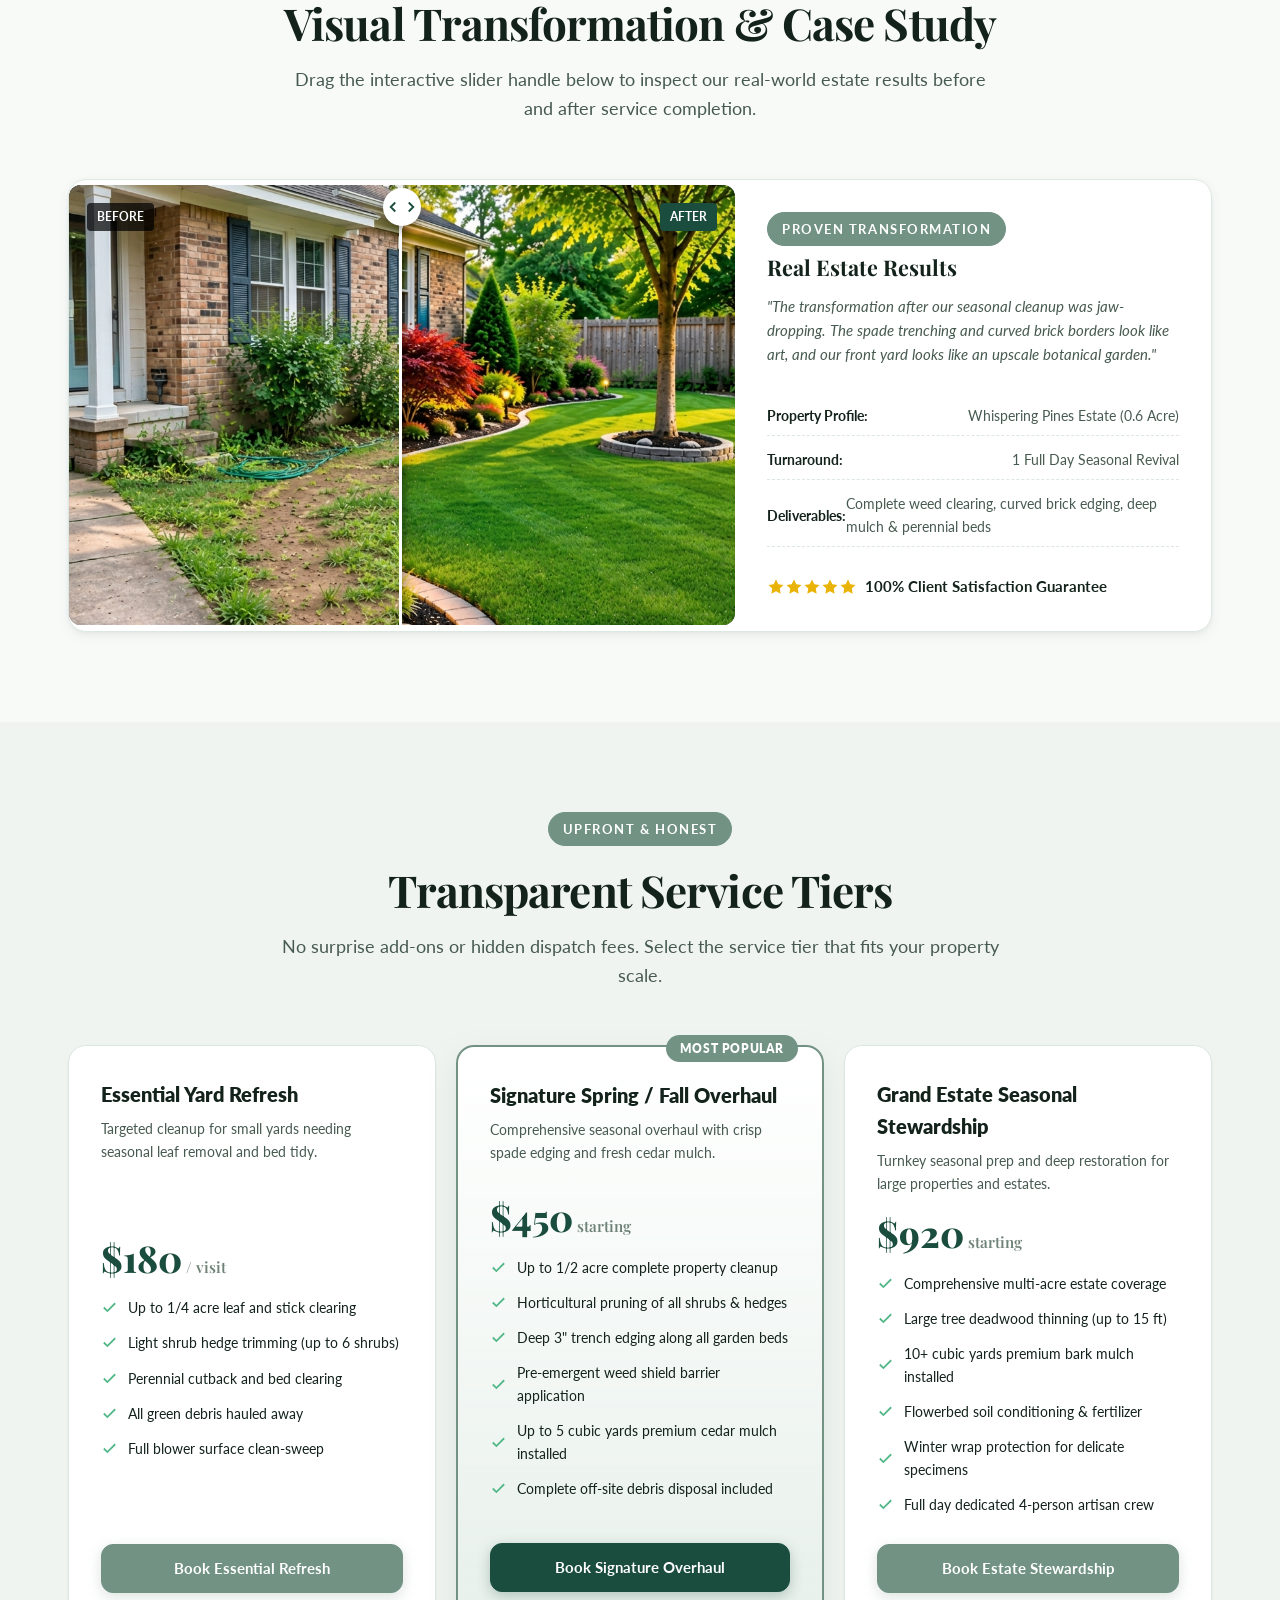
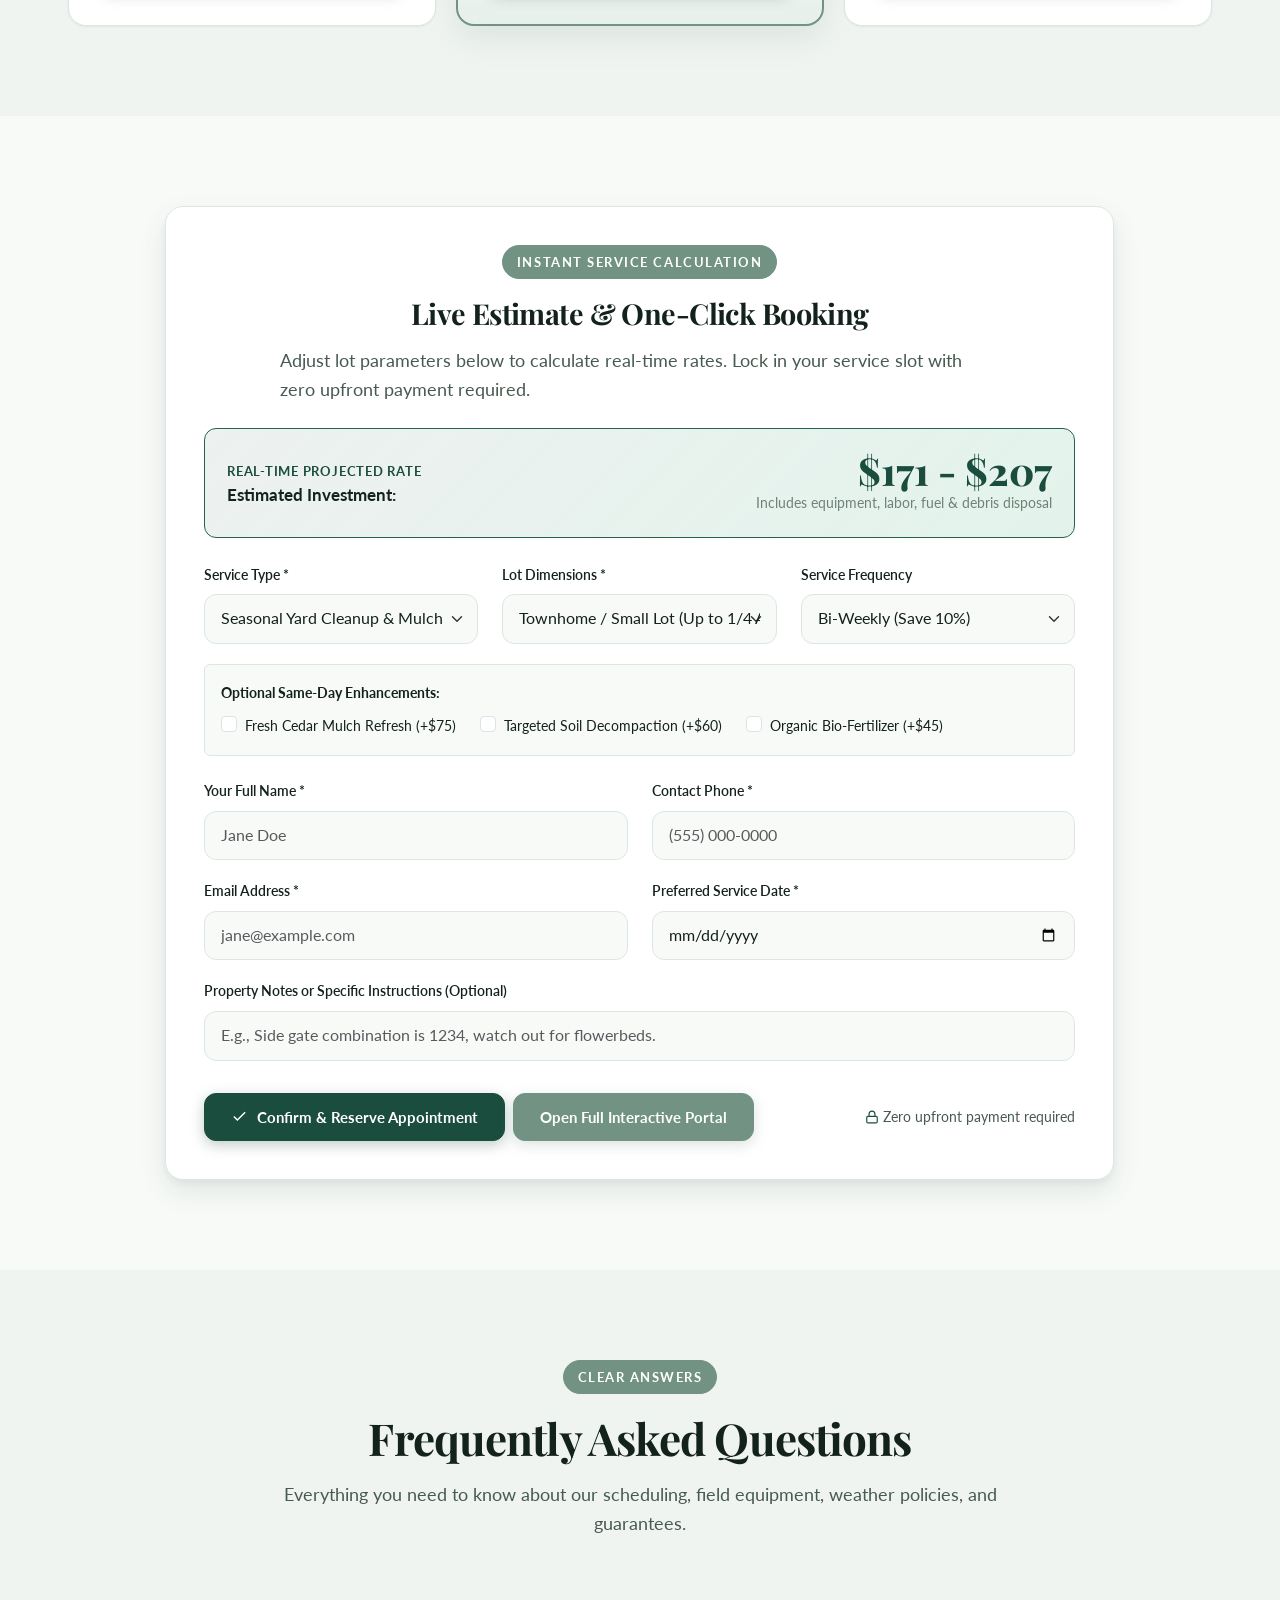
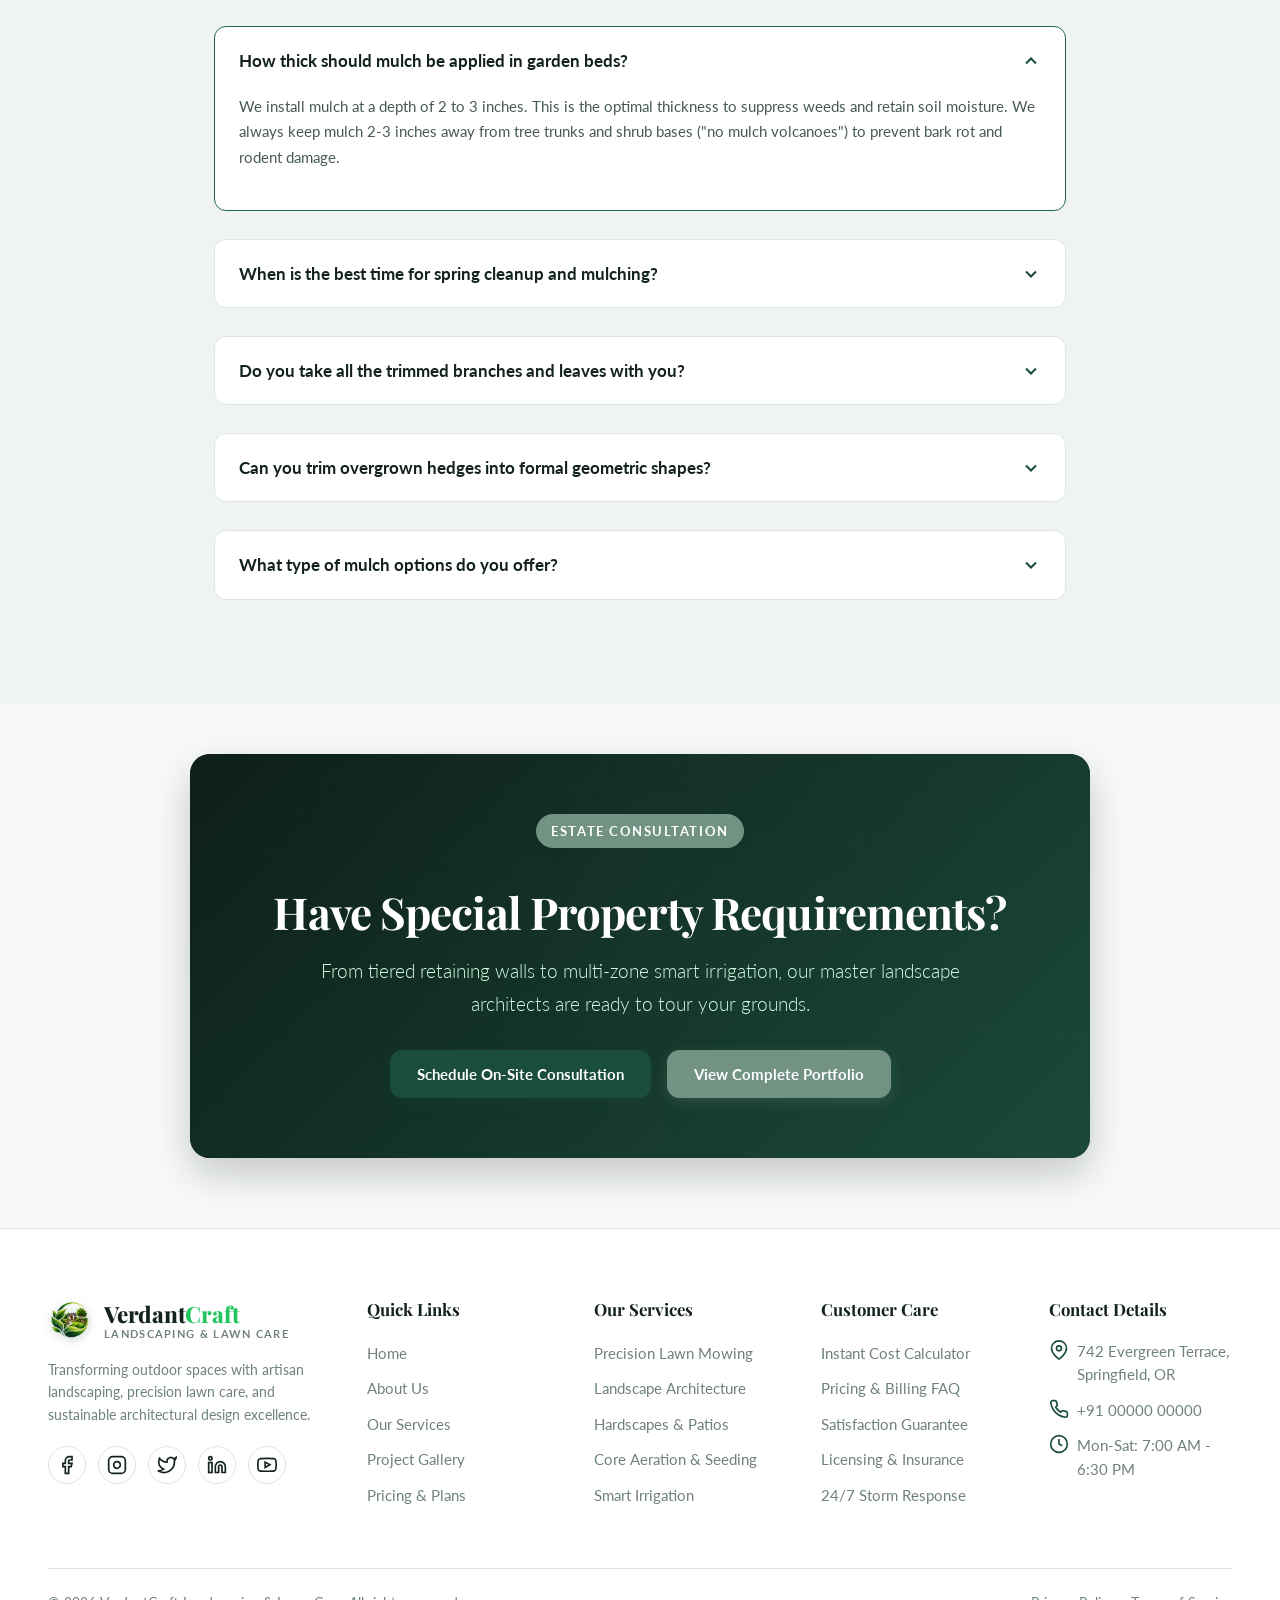
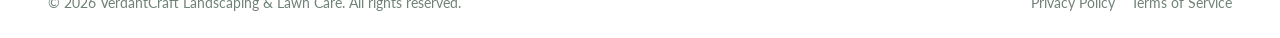
<file: service-cleanup.html>
<!doctype html>
<html lang="en" dir="ltr" data-theme="light">
<head>
  <meta charset="utf-8">
  <meta name="viewport" content="width=device-width, initial-scale=1">
  <title>Spring Revival & Fall Leaf Cleanups | VerdantCraft</title>
  <meta name="description" content="Detailed service specifications, technical scopes, transparent pricing, 4-step execution workflow, and instant online booking for VerdantCraft lawn care and landscaping.">
  <meta name="color-scheme" content="light dark">

  <link rel="icon" href="favicon.ico" sizes="any">
  <link rel="icon" href="images/favicon.svg" type="image/svg+xml">
  <link rel="icon" type="image/png" sizes="16x16" href="images/favicon-16x16.png">
  <link rel="icon" type="image/png" sizes="32x32" href="images/favicon-32x32.png">
  <link rel="icon" type="image/png" sizes="48x48" href="images/favicon-48x48.png">
  <link rel="apple-touch-icon" href="images/apple-touch-icon.png">

  <link rel="preconnect" href="https://fonts.googleapis.com">
  <link rel="preconnect" href="https://fonts.gstatic.com" crossorigin>
  <link href="https://fonts.googleapis.com/css2?family=Lato:ital,wght@0,300;0,400;0,700;0,900;1,300;1,400;1,700&family=Playfair+Display:ital,wght@0,500;0,600;0,700;0,800;1,400;1,600&display=swap" rel="stylesheet">

  <link rel="stylesheet" href="bootstrap.min.css">
  <link rel="stylesheet" href="theme.css">
  <link rel="stylesheet" href="style.css">
  <link rel="stylesheet" href="service-detail.css">
  <link rel="stylesheet" href="responsive.css">
  <link rel="stylesheet" href="animations.css">

  <script src="config.js"></script>
  <script src="theme.js"></script>
  <script src="validation.js" defer></script>
  <script>window.DEFAULT_SERVICE = 'cleanups';</script>
  <script src="service-detail.js" defer></script>
  <script src="main.js" defer></script>
</head>
<body data-page="service-cleanup.html">
  <a class="skip-link" href="#main">Skip to main content</a>

  <header class="site-header">
    <div class="container header-row">
      <a class="brand" href="index.html" aria-label="VerdantCraft Home">
        <div class="brand-logo-badge">
          <img src="images/logo-light.png" alt="VerdantCraft Logo" class="brand-logo-img theme-logo-light">
          <img src="images/logo-dark.png" alt="VerdantCraft Logo" class="brand-logo-img theme-logo-dark">
        </div>
        <div>
          <span class="brand-name">Verdant<span>Craft</span></span>
          <span class="brand-sub">LANDSCAPING &amp; LAWN CARE</span>
        </div>
      </a>

      <nav class="site-nav" id="main-nav" aria-label="Main Navigation">
        <div class="nav-item-dropdown">
          <a href="index.html" class="nav-link nav-dropdown-toggle" aria-haspopup="true" aria-expanded="false">
            <span>Home</span>
            <svg class="dropdown-chevron" viewBox="0 0 24 24" fill="none" stroke="currentColor" stroke-width="2.2" stroke-linecap="round" stroke-linejoin="round" aria-hidden="true"><polyline points="6 9 12 15 18 9"/></svg>
          </a>
          <div class="dropdown-menu-custom" role="menu">
            <a href="index.html" class="dropdown-item-custom" role="menuitem">
              <span class="dropdown-item-title">Home 1</span>
              <span class="dropdown-item-desc">Living Sanctuary (Residential)</span>
            </a>
            <a href="index-2.html" class="dropdown-item-custom" role="menuitem">
              <span class="dropdown-item-title">Home 2</span>
              <span class="dropdown-item-desc">Architectural Estates &amp; Commercial</span>
            </a>
          </div>
        </div>
        <a href="about.html" class="nav-link">About</a>
        <a href="services.html" class="nav-link active">Services</a>
        <a href="gallery.html" class="nav-link">Gallery</a>
        <a href="pricing.html" class="nav-link">Pricing</a>
        <a href="contact.html" class="nav-link">Contact</a>
      </nav>

      <div class="header-actions">
        <button type="button" class="dir-btn direction-control" title="Click to change to RTL" aria-label="Toggle text direction">
          <span class="dir-text">RTL</span>
        </button>

        <button type="button" class="icon-btn theme-control" title="Switch theme" aria-label="Toggle dark mode">
          <svg class="nav-icon" viewBox="0 0 24 24" fill="none" stroke="currentColor" stroke-width="1.8">
            <circle cx="12" cy="12" r="4"/>
          </svg>
        </button>

        <a href="contact.html" class="btn btn-primary d-none d-sm-inline-flex">
          <svg class="icon" viewBox="0 0 24 24" fill="none" stroke="currentColor" stroke-width="2"><path d="M22 16.92v3a2 2 0 0 1-2.18 2 19.79 19.79 0 0 1-8.63-3.07 19.5 19.5 0 0 1-6-6 19.79 19.79 0 0 1-3.07-8.67A2 2 0 0 1 4.11 2h3a2 2 0 0 1 2 1.72 12.84 12.84 0 0 0 .7 2.81 2 2 0 0 1-.45 2.11L8.09 9.91a16 16 0 0 0 6 6l1.27-1.27a2 2 0 0 1 2.11-.45 12.84 12.84 0 0 0 2.81.7A2 2 0 0 1 22 16.92z"/></svg>
          <span>Get Free Quote</span>
        </a>

        <button type="button" class="menu-toggle" aria-label="Toggle navigation menu" aria-expanded="false">
          <svg class="nav-icon" viewBox="0 0 24 24" fill="none" stroke="currentColor" stroke-width="2.8" stroke-linecap="round"><line x1="3" y1="12" x2="21" y2="12"/><line x1="3" y1="6" x2="21" y2="6"/><line x1="3" y1="18" x2="21" y2="18"/></svg>
        </button>
      </div>
    </div>
  </header>

  <main id="main">

    <section class="sd-hero" aria-label="Service Details Hero">
      <div class="sd-hero-bg">
        <img id="sd-hero-bg-img" src="images/photo-1509198397868-475647b2a1e5.jpg" alt="VerdantCraft luxury lawn care service" class="sd-hero-bg-img">
        <div class="sd-hero-overlay"></div>
      </div>
      <div class="container sd-hero-content text-center" data-reveal="fade-up">
        <div class="row justify-content-center">
          <div class="col-lg-10 col-xl-9">
            <span id="sd-hero-eyebrow" class="eyebrow mx-auto">Weekly &amp; Bi-Weekly Turf Perfection</span>
            <h1 id="sd-hero-title" class="sd-hero-title">Precision Lawn Mowing &amp; Razor Edging</h1>
            <p id="sd-hero-lead" class="sd-hero-lead mx-auto" style="max-width: 780px;">
              Engineered turf care for discerning residential estates. We utilize commercial electric walk and stand-on mowers with daily-sharpened mulching blades, delivering a surgical 90-degree edge, uniform stripe patterns, and zero turf fiber tearing.
            </p>

            <div id="sd-hero-badges" class="sd-hero-badges justify-content-center">

            </div>

            <div class="sd-hero-actions justify-content-center">
              <a href="#instant-estimator" class="btn btn-primary">
                <svg class="icon" viewBox="0 0 24 24" fill="none" stroke="currentColor" stroke-width="2"><path d="M22 16.92v3a2 2 0 0 1-2.18 2 19.79 19.79 0 0 1-8.63-3.07 19.5 19.5 0 0 1-6-6 19.79 19.79 0 0 1-3.07-8.67A2 2 0 0 1 4.11 2h3a2 2 0 0 1 2 1.72 12.84 12.84 0 0 0 .7 2.81 2 2 0 0 1-.45 2.11L8.09 9.91a16 16 0 0 0 6 6l1.27-1.27a2 2 0 0 1 2.11-.45 12.84 12.84 0 0 0 2.81.7A2 2 0 0 1 22 16.92z"/></svg>
                <span>Book This Service Online</span>
              </a>
              <a href="#pricing-matrix" class="btn btn-secondary">
                <svg class="icon" viewBox="0 0 24 24" fill="none" stroke="currentColor" stroke-width="2"><line x1="12" y1="1" x2="12" y2="23"/><path d="M17 5H9.5a3.5 3.5 0 0 0 0 7h5a3.5 3.5 0 0 1 0 7H6"/></svg>
                <span>Explore Pricing Plans</span>
              </a>
            </div>
          </div>
        </div>
      </div>
    </section>

    <section class="section" id="service-scope" aria-label="What's Included in This Service">
      <div class="container">
        <div class="section-header text-center" data-reveal>
          <span class="eyebrow">Comprehensive Execution</span>
          <h2 id="sd-scope-title">Full Technical Deliverables</h2>
          <p class="section-desc">
            Every service is carried out to surgical horticultural standards. No shortcuts, no damaged turf, and zero stray debris left behind.
          </p>
        </div>

        <div id="sd-scope-grid" class="sd-scope-grid" data-reveal>

        </div>
      </div>
    </section>

    <section class="section section-muted" id="sd-gallery-section" aria-label="Completed Project Photography Showcase">
      <div class="container">
        <div class="section-header text-center" data-reveal>
          <span class="eyebrow">Real Estate Portfolios</span>
          <h2 id="sd-gallery-title">Field Gallery &amp; Craftsmanship</h2>
          <p class="section-desc">
            Explore authentic property projects executed by our specialized crews across the Pacific Northwest.
          </p>
        </div>

        <div id="sd-gallery-grid" class="sd-gallery-grid" data-reveal>

        </div>
      </div>
    </section>

    <section class="section" aria-label="Before and After Transformation">
      <div class="container">
        <div class="section-header text-center" data-reveal>
          <span class="eyebrow">Verified Proof</span>
          <h2>Visual Transformation &amp; Case Study</h2>
          <p class="section-desc">
            Drag the interactive slider handle below to inspect our real-world estate results before and after service completion.
          </p>
        </div>

        <div id="sd-transformation-wrap" class="sd-transform-wrap" data-reveal>

        </div>
      </div>
    </section>

    <section class="section section-muted" id="pricing-matrix" aria-label="Service Pricing Plans">
      <div class="container">
        <div class="section-header text-center" data-reveal>
          <span class="eyebrow">Upfront &amp; Honest</span>
          <h2>Transparent Service Tiers</h2>
          <p class="section-desc">
            No surprise add-ons or hidden dispatch fees. Select the service tier that fits your property scale.
          </p>
        </div>

        <div id="sd-pricing-grid" class="sd-pricing-grid" data-reveal>

        </div>
      </div>
    </section>

    <section class="section" id="instant-estimator" aria-label="Instant Booking & Cost Estimator">
      <div class="container">
        <div class="row justify-content-center">
          <div class="col-lg-10">
            <div class="sd-booking-wrapper" data-reveal>
              <div class="section-header mb-4">
                <span class="eyebrow">Instant Service Calculation</span>
                <h2 style="font-size:1.8rem;">Live Estimate &amp; One-Click Booking</h2>
                <p class="section-desc mb-0" style="margin-left:0; text-align:left;">
                  Adjust lot parameters below to calculate real-time rates. Lock in your service slot with zero upfront payment required.
                </p>
              </div>

              <div class="sd-estimate-bar">
                <div>
                  <span style="font-size:0.8rem; font-weight:700; text-transform:uppercase; letter-spacing:0.06em; color:var(--primary);">Real-Time Projected Rate</span>
                  <div class="fw-bold" style="font-size:1.05rem; color:var(--text-main);">Estimated Investment:</div>
                </div>
                <div class="text-end">
                  <div id="sd-dynamic-price" class="sd-estimate-num">$45 - $65</div>
                  <small style="color:var(--text-muted);">Includes equipment, labor, fuel &amp; debris disposal</small>
                </div>
              </div>

              <form id="sd-quick-book-form" novalidate>
                <div class="row">
                  <div class="col-md-4 form-group">
                    <label for="sd-est-service" class="form-label">Service Type *</label>
                    <select id="sd-est-service" class="form-select" required>
                      <option value="mowing">Precision Lawn Mowing</option>
                      <option value="design">Landscape Design Consultation</option>
                      <option value="hardscapes">Hardscaping &amp; Patios</option>
                      <option value="aeration">Core Aeration &amp; Overseeding</option>
                      <option value="irrigation">Smart Sprinkler &amp; French Drains</option>
                      <option value="cleanups">Seasonal Yard Cleanup &amp; Mulch</option>
                    </select>
                  </div>

                  <div class="col-md-4 form-group">
                    <label for="sd-est-size" class="form-label">Lot Dimensions *</label>
                    <select id="sd-est-size" class="form-select" required>
                      <option value="small" selected>Townhome / Small Lot (Up to 1/4 Acre)</option>
                      <option value="medium">Suburban Lot (1/4 to 1/2 Acre)</option>
                      <option value="large">Spacious Lot (1/2 to 1 Acre)</option>
                      <option value="estate">Grand Estate (1 to 2+ Acres)</option>
                    </select>
                  </div>

                  <div class="col-md-4 form-group">
                    <label for="sd-est-freq" class="form-label">Service Frequency</label>
                    <select id="sd-est-freq" class="form-select">
                      <option value="weekly">Weekly (Save 15%)</option>
                      <option value="biweekly" selected>Bi-Weekly (Save 10%)</option>
                      <option value="onetime">One-Time Project</option>
                    </select>
                  </div>
                </div>

                <div class="p-3 mb-4 rounded" style="background:var(--bg-body); border:1px solid var(--border-color);">
                  <div class="fw-bold mb-2" style="font-size:0.9rem; color:var(--text-main);">Optional Same-Day Enhancements:</div>
                  <div class="d-flex flex-wrap gap-4">
                    <div class="form-check">
                      <input class="form-check-input" type="checkbox" id="sd-est-addon-mulch">
                      <label class="form-check-label" for="sd-est-addon-mulch" style="font-size:0.88rem;">
                        Fresh Cedar Mulch Refresh (+$75)
                      </label>
                    </div>
                    <div class="form-check">
                      <input class="form-check-input" type="checkbox" id="sd-est-addon-aeration">
                      <label class="form-check-label" for="sd-est-addon-aeration" style="font-size:0.88rem;">
                        Targeted Soil Decompaction (+$60)
                      </label>
                    </div>
                    <div class="form-check">
                      <input class="form-check-input" type="checkbox" id="sd-est-addon-fertilizer">
                      <label class="form-check-label" for="sd-est-addon-fertilizer" style="font-size:0.88rem;">
                        Organic Bio-Fertilizer (+$45)
                      </label>
                    </div>
                  </div>
                </div>

                <div class="row">
                  <div class="col-md-6 form-group">
                    <label for="sd-est-name" class="form-label">Your Full Name *</label>
                    <input type="text" id="sd-est-name" class="form-control" placeholder="Jane Doe" required>
                  </div>
                  <div class="col-md-6 form-group">
                    <label for="sd-est-phone" class="form-label">Contact Phone *</label>
                    <input type="tel" id="sd-est-phone" class="form-control" placeholder="(555) 000-0000" required>
                  </div>
                </div>

                <div class="row">
                  <div class="col-md-6 form-group">
                    <label for="sd-est-email" class="form-label">Email Address *</label>
                    <input type="email" id="sd-est-email" class="form-control" placeholder="jane@example.com" required>
                  </div>
                  <div class="col-md-6 form-group">
                    <label for="sd-est-date" class="form-label">Preferred Service Date *</label>
                    <input type="date" id="sd-est-date" class="form-control" required>
                  </div>
                </div>

                <div class="form-group mb-4">
                  <label for="sd-est-notes" class="form-label">Property Notes or Specific Instructions (Optional)</label>
                  <input type="text" id="sd-est-notes" class="form-control" placeholder="E.g., Side gate combination is 1234, watch out for flowerbeds.">
                </div>

                <div class="d-flex flex-wrap align-items-center justify-content-between gap-3 pt-2">
                  <div class="d-flex gap-2">
                    <button type="submit" class="btn btn-primary">
                      <svg class="icon" viewBox="0 0 24 24" fill="none" stroke="currentColor" stroke-width="2"><polyline points="20 6 9 17 4 12"/></svg>
                      <span>Confirm &amp; Reserve Appointment</span>
                    </button>
                    <a href="book-now.html" class="btn btn-secondary">
                      <span>Open Full Interactive Portal</span>
                    </a>
                  </div>
                  <small class="text-muted d-flex align-items-center gap-1">
                    <svg class="icon text-primary" viewBox="0 0 24 24" fill="none" stroke="currentColor" stroke-width="2" style="width:14px;height:14px;"><rect x="3" y="11" width="18" height="11" rx="2" ry="2"/><path d="M7 11V7a5 5 0 0 1 10 0v4"/></svg>
                    <span>Zero upfront payment required</span>
                  </small>
                </div>
              </form>

              <div id="sd-booking-success" style="display:none; text-align:center; padding:36px; border:2px solid var(--primary, #1b4d3e); background:rgba(34,197,94,0.08); border-radius:var(--radius-lg);">
                <div style="width:60px; height:60px; border-radius:50%; background:var(--primary, #1b4d3e); color:#ffffff; display:inline-flex; align-items:center; justify-content:center; margin-bottom:16px;">
                  <svg style="width:30px;height:30px;" viewBox="0 0 24 24" fill="none" stroke="currentColor" stroke-width="3"><polyline points="20 6 9 17 4 12"/></svg>
                </div>
                <h3 style="color:var(--text-main); margin-bottom:8px;">Booking Reservation Received!</h3>
                <p style="color:var(--text-secondary); max-width:540px; margin:0 auto 20px;">
                  Thank you! Our dispatch supervisor has received your service reservation. You will receive an SMS confirmation and route arrival window within 15 minutes.
                </p>
                <div class="d-flex justify-content-center gap-2">
                  <a href="index.html" class="btn btn-primary">Return to Homepage</a>
                  <a href="contact.html" class="btn btn-secondary">Contact Dispatch Team</a>
                </div>
              </div>

            </div>
          </div>
        </div>
      </div>
    </section>

    <section class="section section-muted" aria-label="Frequently Asked Questions">
      <div class="container">
        <div class="section-header text-center" data-reveal>
          <span class="eyebrow">Clear Answers</span>
          <h2>Frequently Asked Questions</h2>
          <p class="section-desc">
            Everything you need to know about our scheduling, field equipment, weather policies, and guarantees.
          </p>
        </div>

        <div class="row justify-content-center">
          <div class="col-lg-9">
            <div id="sd-faq-accordion" class="sd-faq-accordion" data-reveal>

            </div>
          </div>
        </div>
      </div>
    </section>

    <section class="cta-banner-lush" style="background-image: linear-gradient(rgba(17, 46, 36, 0.88), rgba(17, 46, 36, 0.94)), url('images/photo-1476820865390-c52aeebb9891.jpg');">
      <div class="container text-center" data-reveal>
        <span class="eyebrow" style="background: rgba(255,255,255,0.18); color: #86efac;">Estate Consultation</span>
        <h2 style="color:#ffffff; margin: 20px 0 16px;">Have Special Property Requirements?</h2>
        <p class="lead" style="color: #d1fae5; max-width: 650px; margin: 0 auto 30px;">
          From tiered retaining walls to multi-zone smart irrigation, our master landscape architects are ready to tour your grounds.
        </p>
        <div class="d-flex justify-content-center flex-wrap gap-3">
          <a href="contact.html" class="btn btn-primary">Schedule On-Site Consultation</a>
          <a href="gallery.html" class="btn btn-secondary">View Complete Portfolio</a>
        </div>
      </div>
    </section>
  </main>

  <footer class="site-footer">
    <div class="container">
      <div class="footer-grid">
        <div class="footer-about">
          <a class="brand" href="index.html" style="margin-bottom: 16px;" aria-label="VerdantCraft Home">
            <div class="brand-logo-badge">
              <img src="images/logo-light.png" alt="VerdantCraft Logo" class="brand-logo-img theme-logo-light">
              <img src="images/logo-dark.png" alt="VerdantCraft Logo" class="brand-logo-img theme-logo-dark">
            </div>
            <div>
              <span class="brand-name">Verdant<span>Craft</span></span>
              <span class="brand-sub">LANDSCAPING &amp; LAWN CARE</span>
            </div>
          </a>
          <p>Transforming outdoor spaces with artisan landscaping, precision lawn care, and sustainable architectural design excellence.</p>
           <div class="footer-social-links">
            <a href="https://facebook.com" aria-label="Facebook"><svg class="icon" viewBox="0 0 24 24" fill="none" stroke="currentColor" stroke-width="2"><path d="M18 2h-3a5 5 0 0 0-5 5v3H7v4h3v8h4v-8h3l1-4h-4V7a1 1 0 0 1 1-1h3z"/></svg></a>
            <a href="https://instagram.com" aria-label="Instagram"><svg class="icon" viewBox="0 0 24 24" fill="none" stroke="currentColor" stroke-width="2"><rect x="2" y="2" width="20" height="20" rx="5" ry="5"/><path d="M16 11.37A4 4 0 1 1 12.63 8 4 4 0 0 1 16 11.37z"/><line x1="17.5" y1="6.5" x2="17.51" y2="6.5"/></svg></a>
            <a href="https://x.com" aria-label="X (Twitter)"><svg class="icon" viewBox="0 0 24 24" fill="none" stroke="currentColor" stroke-width="2"><path d="M23 3a10.9 10.9 0 0 1-3.14 1.53 4.48 4.48 0 0 0-7.86 3v1A10.66 10.66 0 0 1 3 4s-4 9 5 13a11.64 11.64 0 0 1-7 2c9 5 20 0 20-11.5a4.5 4.5 0 0 0-.08-.83A7.72 7.72 0 0 0 23 3z"/></svg></a>
            <a href="https://linkedin.com" aria-label="LinkedIn"><svg class="icon" viewBox="0 0 24 24" fill="none" stroke="currentColor" stroke-width="2"><path d="M16 8a6 6 0 0 1 6 6v7h-4v-7a2 2 0 0 0-2-2 2 2 0 0 0-2 2v7h-4v-7a6 6 0 0 1 6-6z"/><rect x="2" y="9" width="4" height="12"/><circle cx="4" cy="4" r="2"/></svg></a>
            <a href="https://youtube.com" aria-label="YouTube"><svg class="icon" viewBox="0 0 24 24" fill="none" stroke="currentColor" stroke-width="2"><path d="M22.54 6.42a2.78 2.78 0 0 0-1.94-2C18.88 4 12 4 12 4s-6.88 0-8.6.46a2.78 2.78 0 0 0-1.94 2A29 29 0 0 0 1 11.75a29 29 0 0 0 .46 5.33A2.78 2.78 0 0 0 3.4 19c1.72.46 8.6.46 8.6.46s6.88 0 8.6-.46a2.78 2.78 0 0 0 1.94-2 29 29 0 0 0 .46-5.25 29 29 0 0 0-.46-5.33z"/><polygon points="9.75 15.02 15.5 11.75 9.75 8.48 9.75 15.02"/></svg></a>
          </div>
        </div>

        <div class="footer-col">
          <h4>Quick Links</h4>
          <ul class="footer-links">
           <li><a href="index.html">Home</a></li>
            <li><a href="about.html">About Us</a></li>
            <li><a href="services.html">Our Services</a></li>
            <li><a href="gallery.html">Project Gallery</a></li>
            <li><a href="pricing.html">Pricing &amp; Plans</a></li>
          </ul>
        </div>

        <div class="footer-col">
          <h4>Our Services</h4>
          <ul class="footer-links">
            <li><a href="service-detail.html?service=mowing">Precision Lawn Mowing</a></li>
            <li><a href="service-detail.html?service=design">Landscape Architecture</a></li>
            <li><a href="service-detail.html?service=hardscapes">Hardscapes &amp; Patios</a></li>
            <li><a href="service-detail.html?service=aeration">Core Aeration &amp; Seeding</a></li>
            <li><a href="service-detail.html?service=irrigation">Smart Irrigation</a></li>
          </ul>
        </div>

        <div class="footer-col">
          <h4>Customer Care</h4>
          <ul class="footer-links">
            <li><a href="pricing.html#calculator">Instant Cost Calculator</a></li>
            <li><a href="pricing.html#faq">Pricing &amp; Billing FAQ</a></li>
            <li><a href="about.html#values">Satisfaction Guarantee</a></li>
            <li><a href="about.html#accreditations">Licensing &amp; Insurance</a></li>
            <li><a href="contact.html#emergency">24/7 Storm Response</a></li>
          </ul>
        </div>

        <div class="footer-col">
          <h4>Contact Details</h4>
          <ul class="footer-links footer-contact-list">
            <li style="display:flex; gap:8px; margin-bottom:12px;">
              <svg class="icon" viewBox="0 0 24 24" fill="none" stroke="currentColor" stroke-width="2"><path d="M21 10c0 7-9 13-9 13s-9-6-9-13a9 9 0 0 1 18 0z"/><circle cx="12" cy="10" r="3"/></svg>
              <span>742 Evergreen Terrace, Springfield, OR</span>
            </li>
            <li style="display:flex; gap:8px; margin-bottom:12px;">
              <svg class="icon" viewBox="0 0 24 24" fill="none" stroke="currentColor" stroke-width="2"><path d="M22 16.92v3a2 2 0 0 1-2.18 2 19.79 19.79 0 0 1-8.63-3.07 19.5 19.5 0 0 1-6-6 19.79 19.79 0 0 1-3.07-8.67A2 2 0 0 1 4.11 2h3a2 2 0 0 1 2 1.72 12.84 12.84 0 0 0 .7 2.81 2 2 0 0 1-.45 2.11L8.09 9.91a16 16 0 0 0 6 6l1.27-1.27a2 2 0 0 1 2.11-.45 12.84 12.84 0 0 0 2.81.7A2 2 0 0 1 22 16.92z"/></svg>
              <span>+91 00000 00000</span>
            </li>
            <li style="display:flex; gap:8px;">
              <svg class="icon" viewBox="0 0 24 24" fill="none" stroke="currentColor" stroke-width="2"><circle cx="12" cy="12" r="10"/><polyline points="12 6 12 12 16 14"/></svg>
              <span>Mon-Sat: 7:00 AM - 6:30 PM</span>
            </li>
          </ul>
        </div>
      </div>

      <div class="footer-bottom">
        <div>&copy; 2026 VerdantCraft Landscaping &amp; Lawn Care. All rights reserved.</div>
        <div class="d-flex gap-3">
          <a href="#">Privacy Policy</a>
          <a href="#">Terms of Service</a>
        </div>
      </div>
    </div>
  </footer>
</body>
</html>
</file>
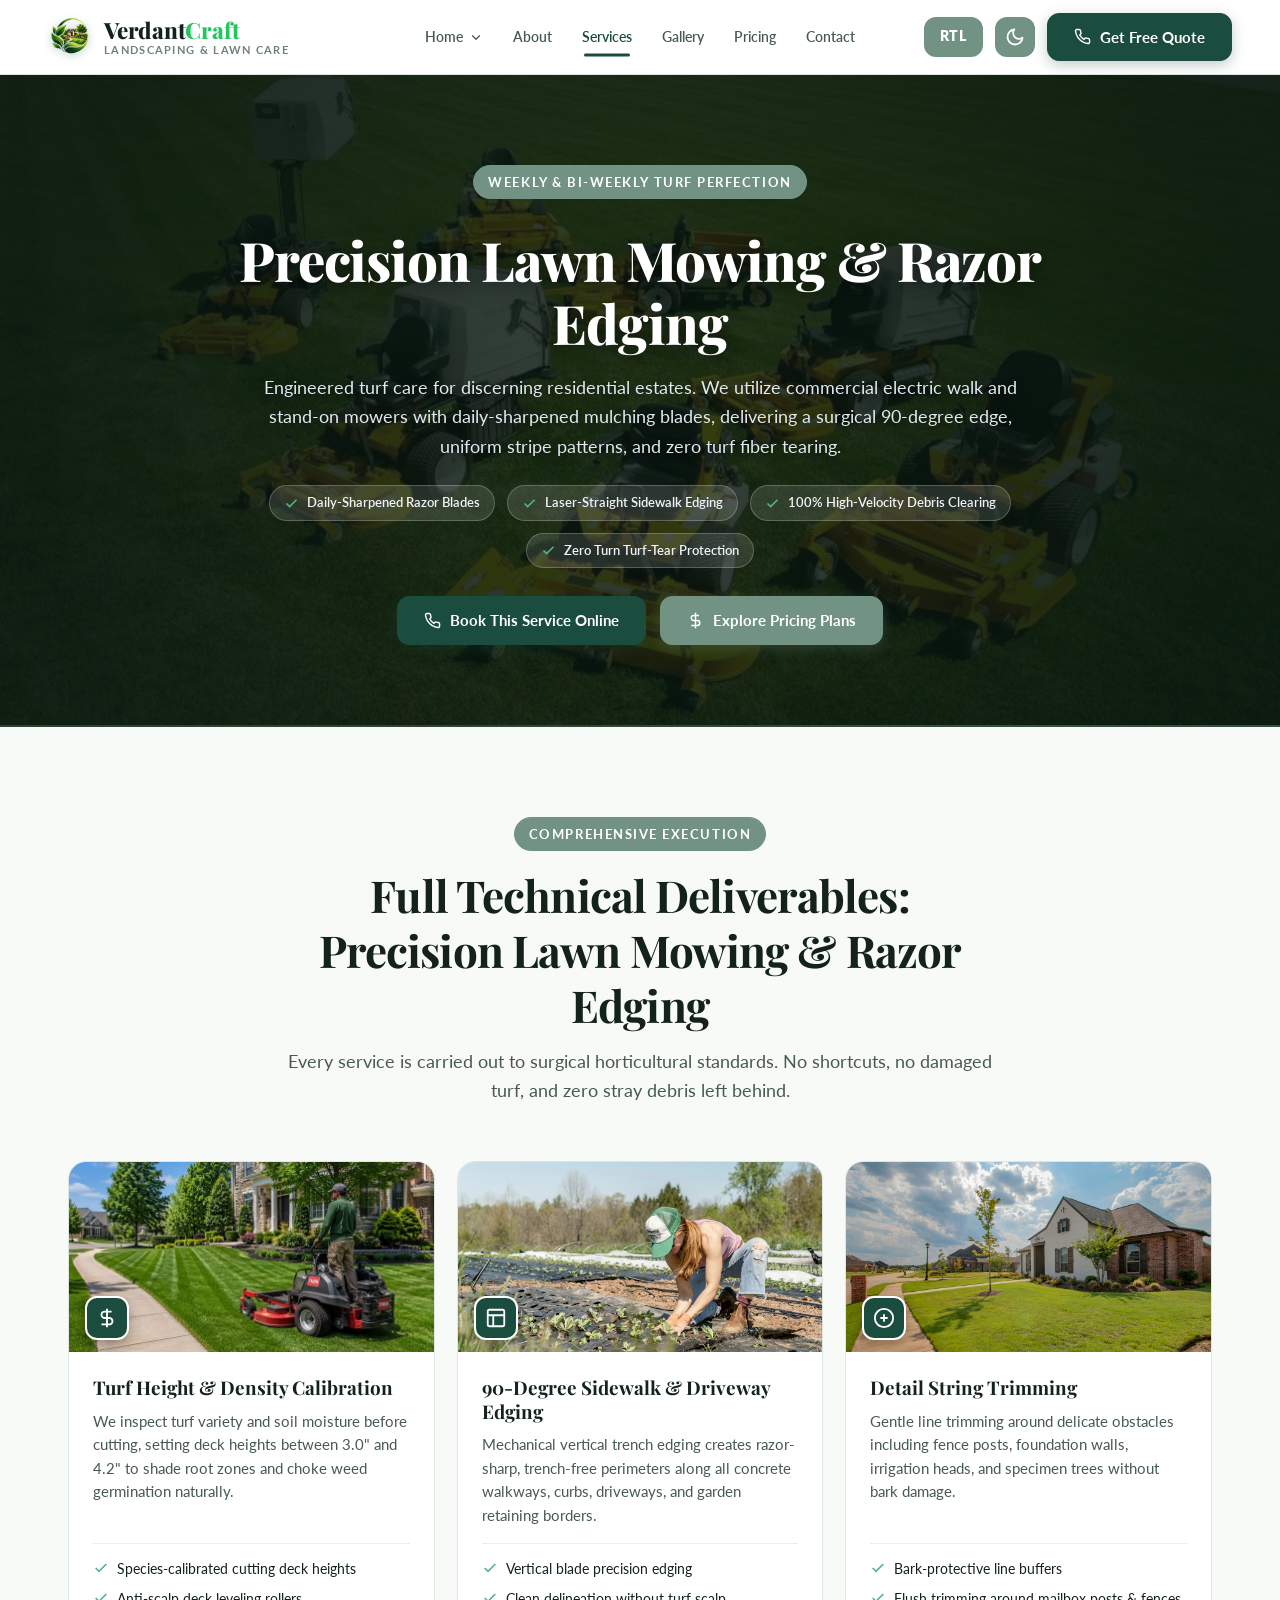
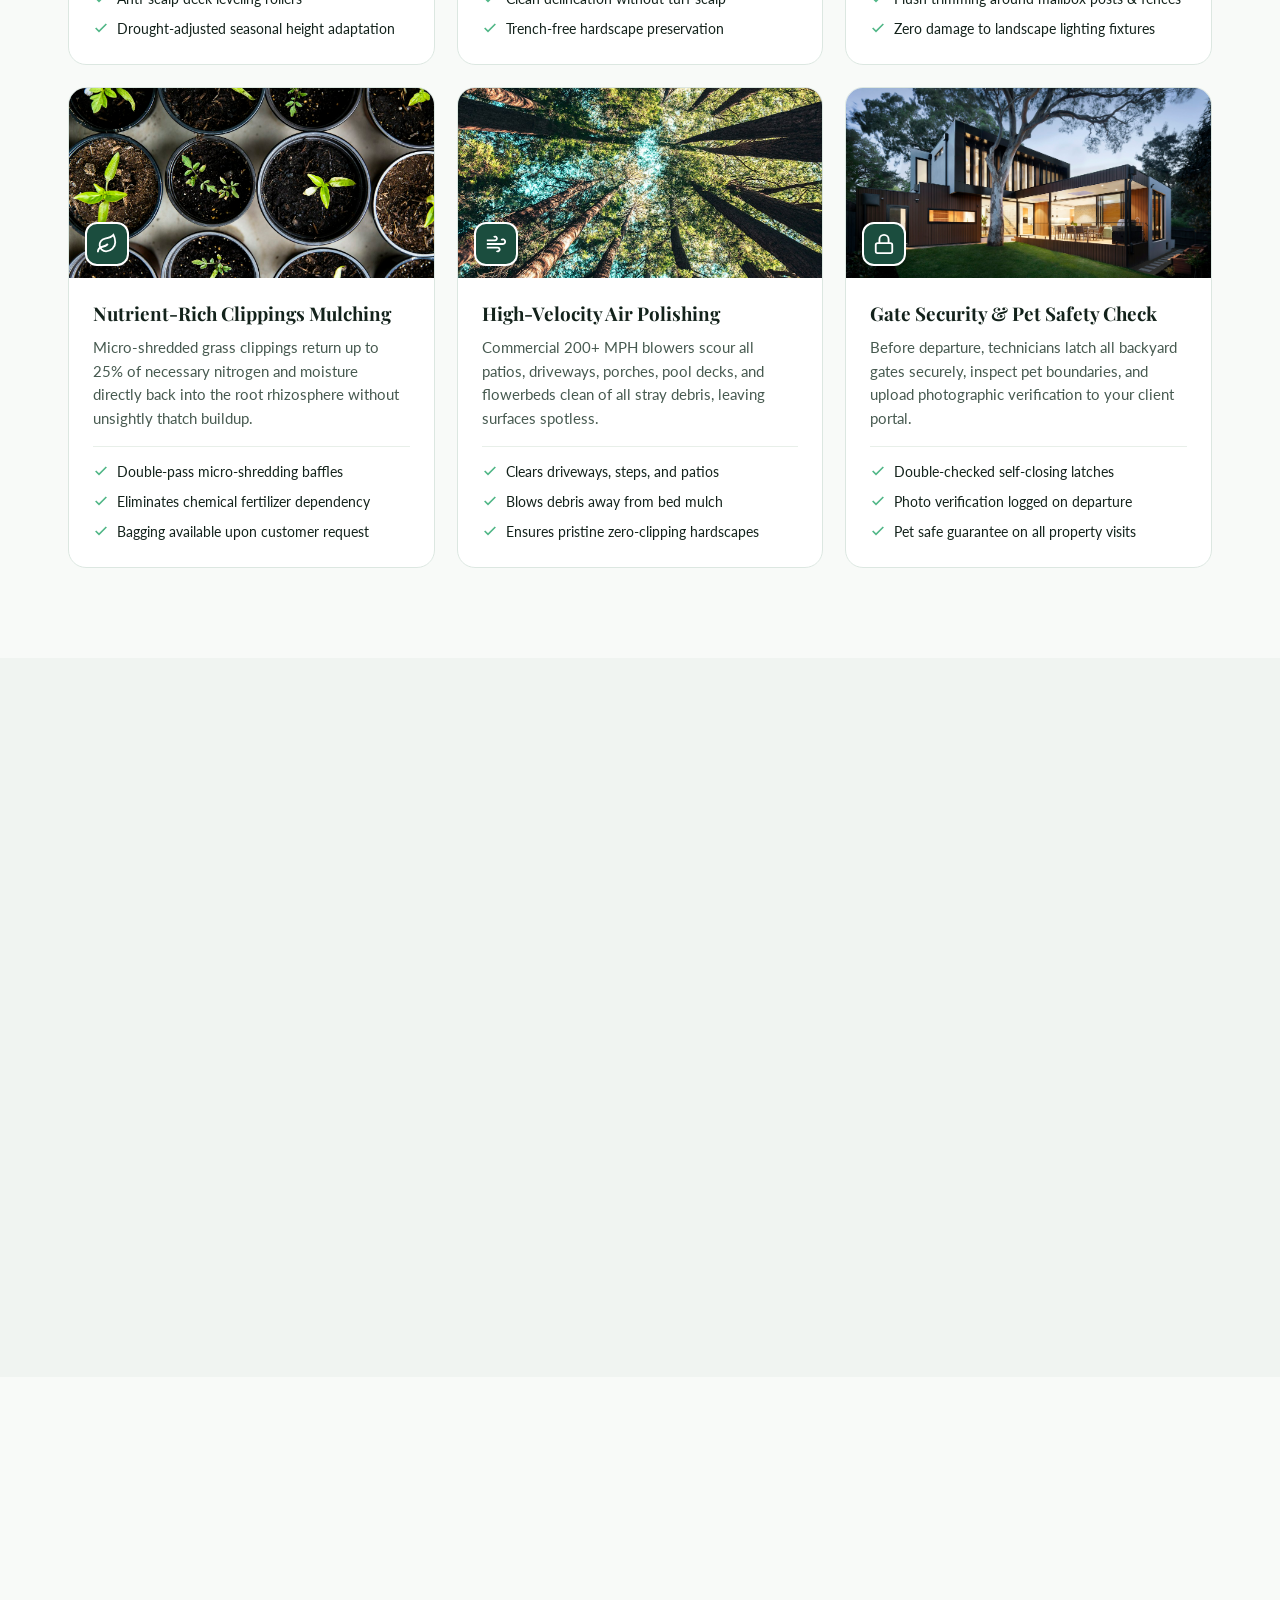
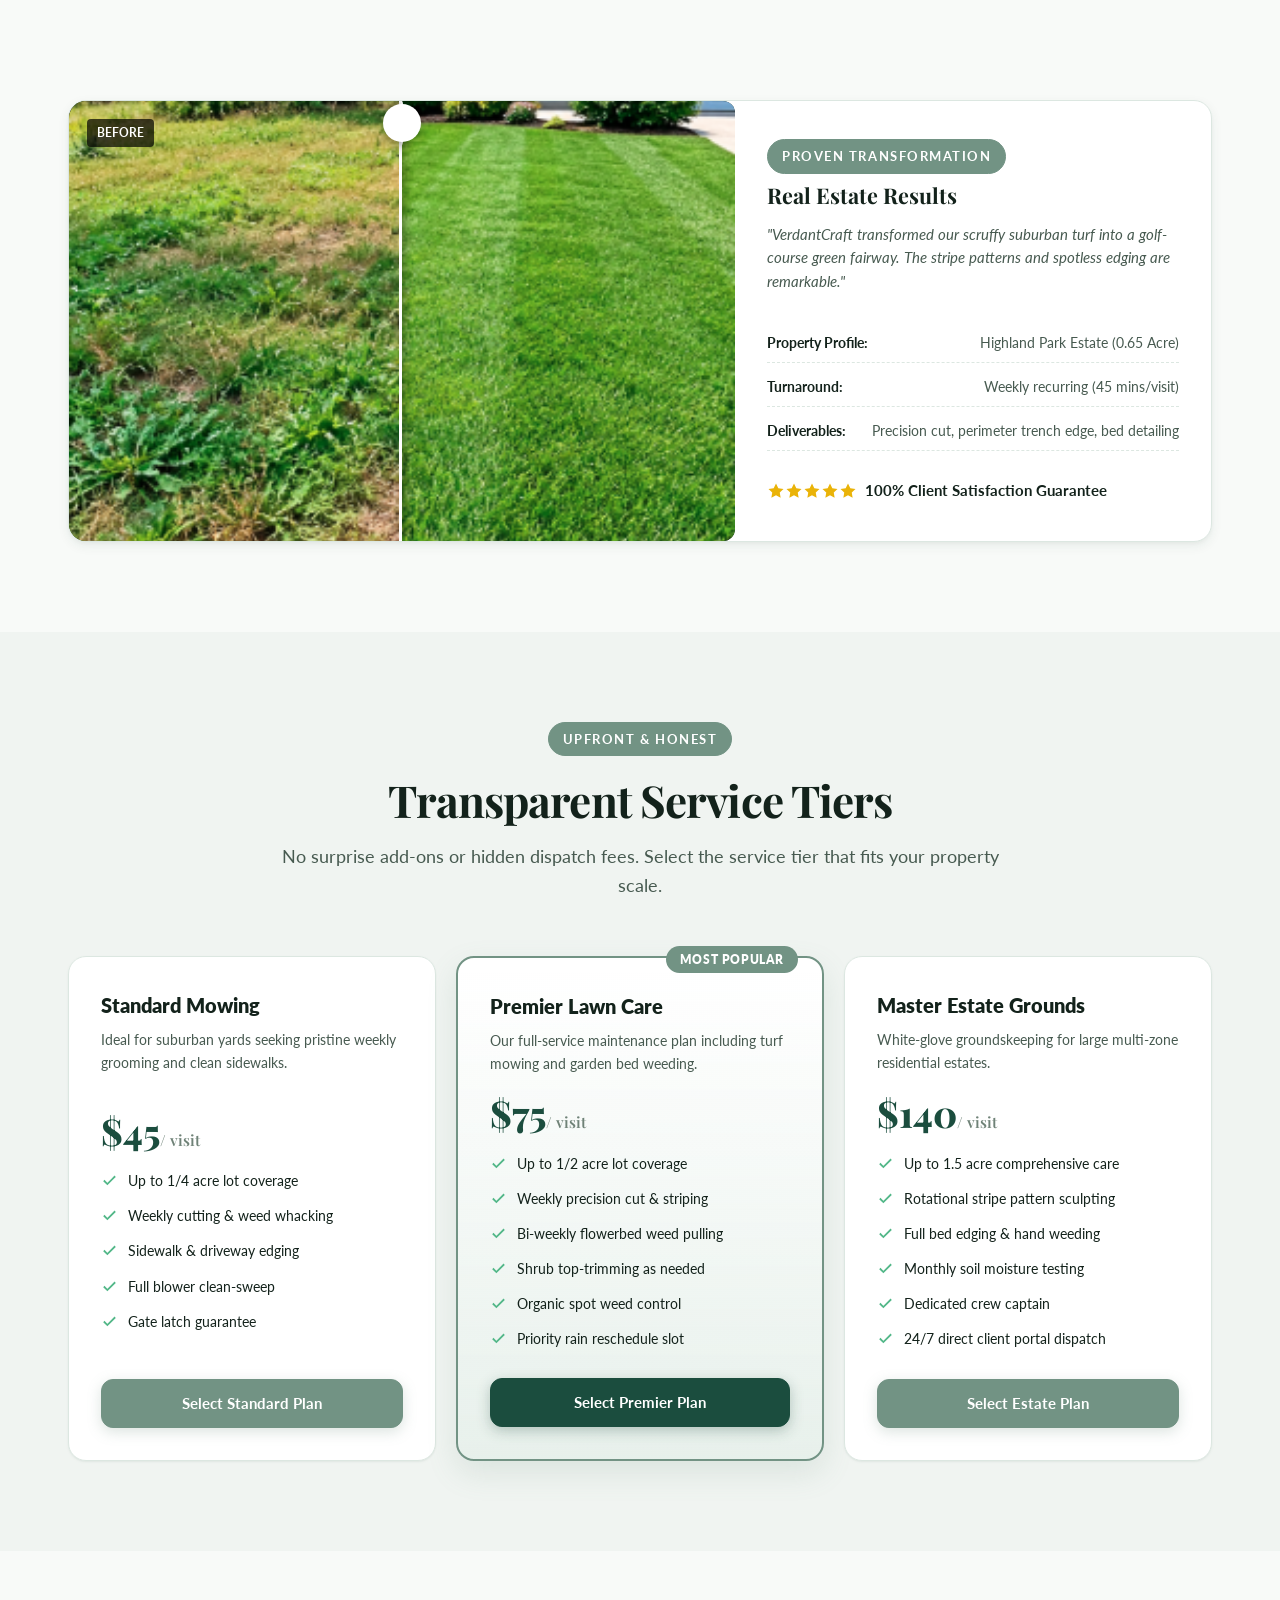
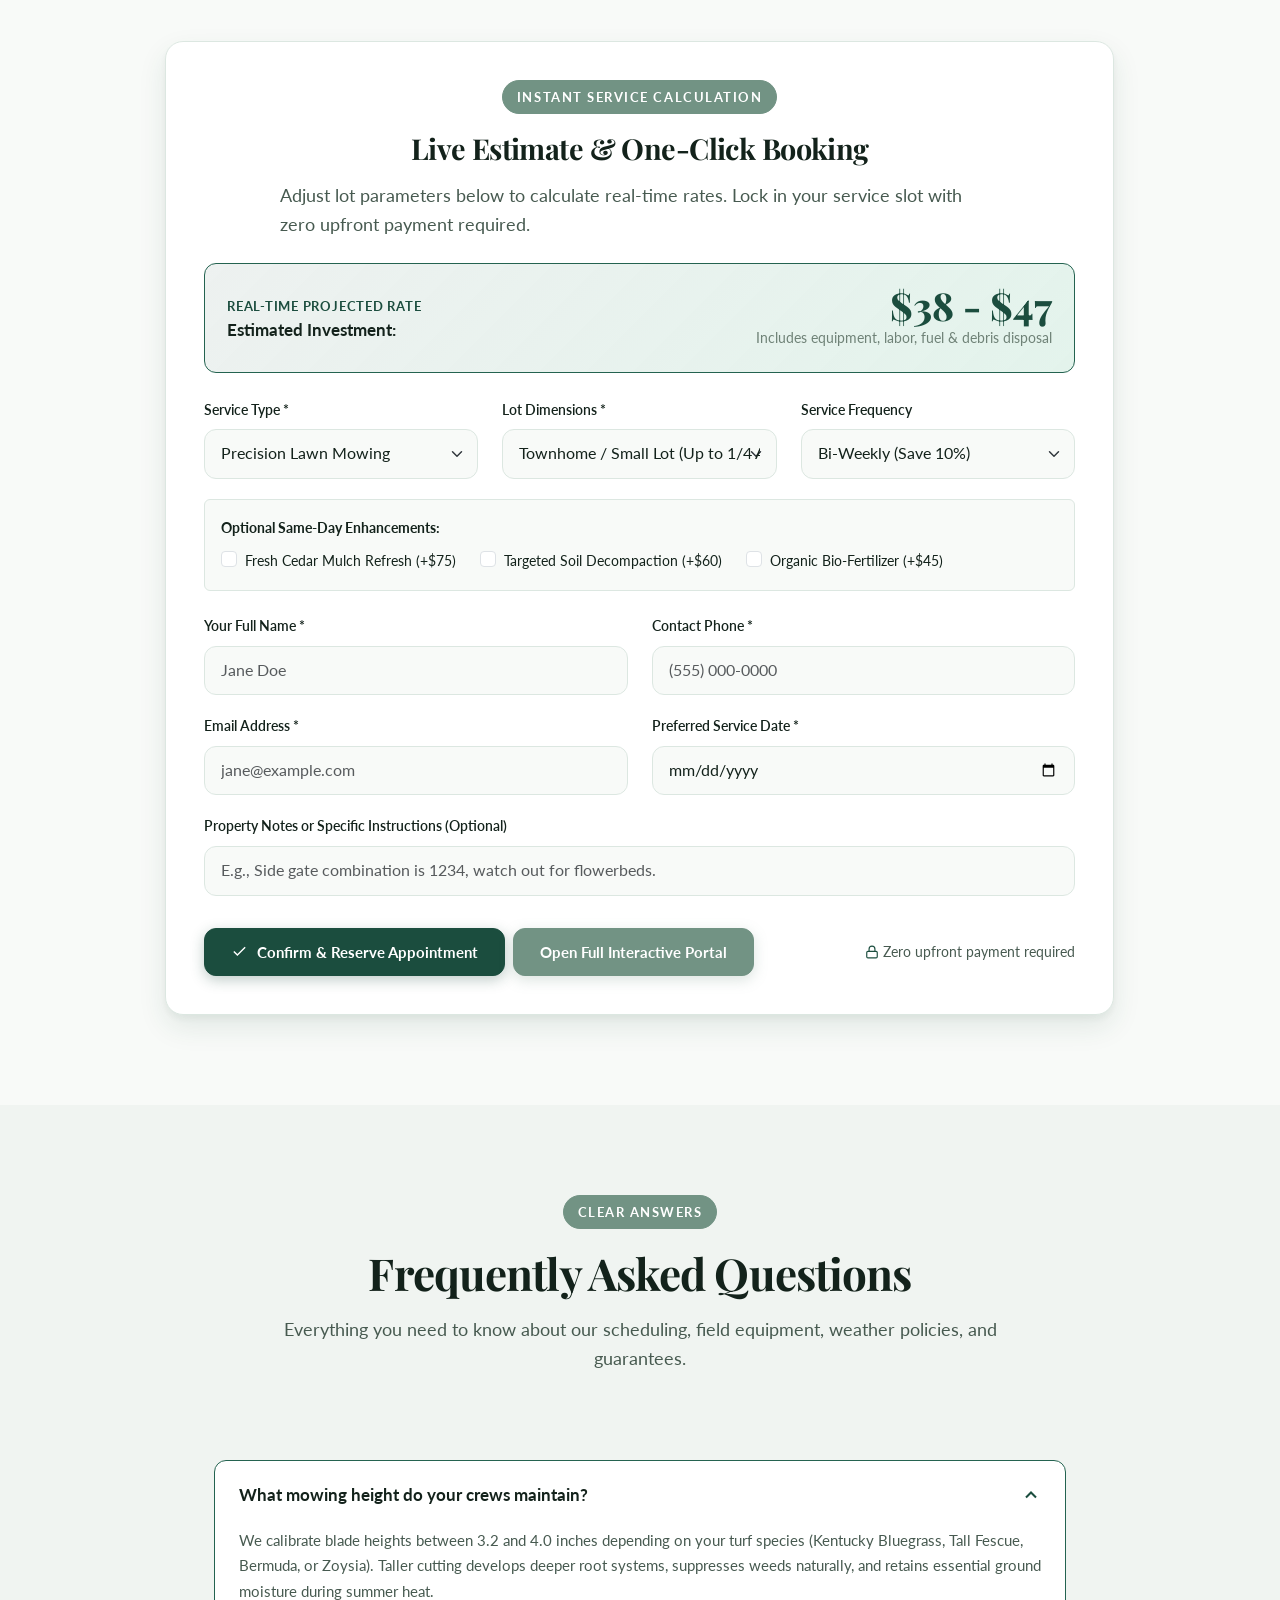
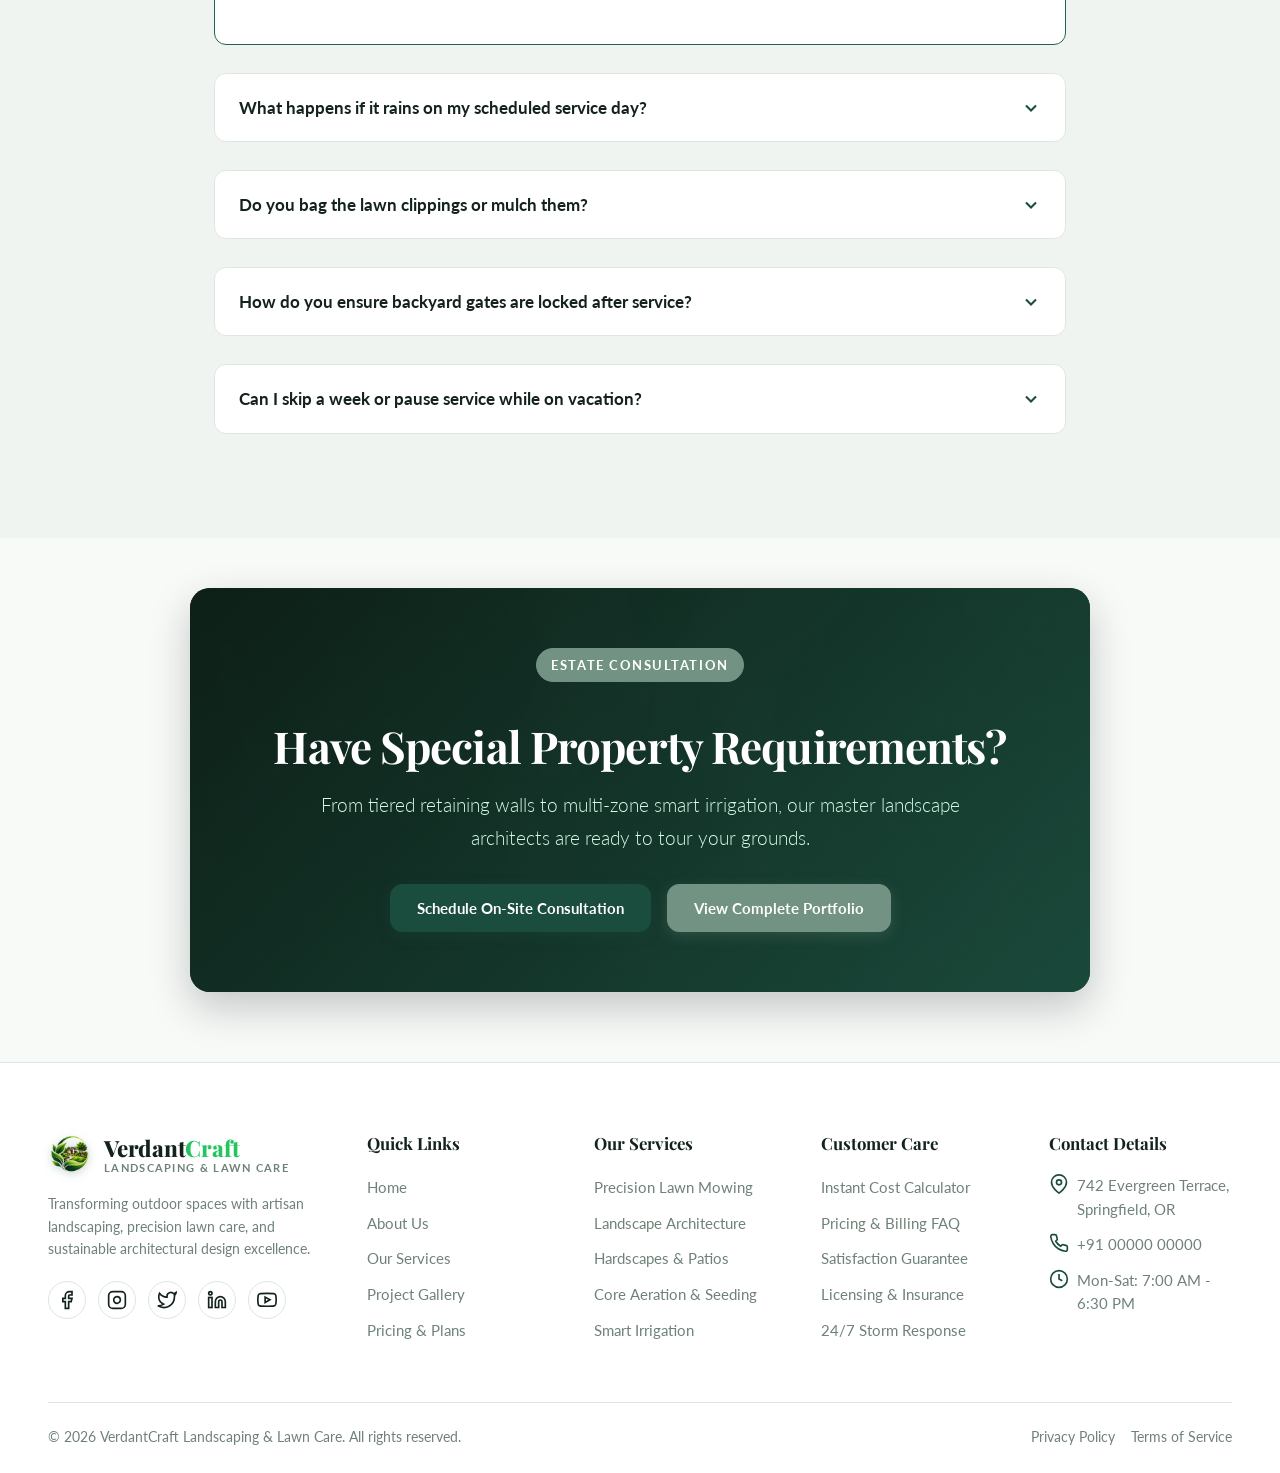
<file: service-detail.html>
<!doctype html>
<html lang="en" dir="ltr" data-theme="light">
<head>
  <meta charset="utf-8">
  <meta name="viewport" content="width=device-width, initial-scale=1">
  <title>Service Details | VerdantCraft Landscaping &amp; Lawn Care</title>
  <meta name="description" content="Detailed service specifications, technical scopes, transparent pricing, 4-step execution workflow, and instant online booking for VerdantCraft lawn care and landscaping.">
  <meta name="color-scheme" content="light dark">

  <link rel="icon" href="favicon.ico" sizes="any">
  <link rel="icon" href="images/favicon.svg" type="image/svg+xml">
  <link rel="icon" type="image/png" sizes="16x16" href="images/favicon-16x16.png">
  <link rel="icon" type="image/png" sizes="32x32" href="images/favicon-32x32.png">
  <link rel="icon" type="image/png" sizes="48x48" href="images/favicon-48x48.png">
  <link rel="apple-touch-icon" href="images/apple-touch-icon.png">

  <link rel="preconnect" href="https://fonts.googleapis.com">
  <link rel="preconnect" href="https://fonts.gstatic.com" crossorigin>
  <link href="https://fonts.googleapis.com/css2?family=Lato:ital,wght@0,300;0,400;0,700;0,900;1,300;1,400;1,700&family=Playfair+Display:ital,wght@0,500;0,600;0,700;0,800;1,400;1,600&display=swap" rel="stylesheet">

  <link rel="stylesheet" href="bootstrap.min.css">
  <link rel="stylesheet" href="theme.css">
  <link rel="stylesheet" href="style.css">
  <link rel="stylesheet" href="service-detail.css">
  <link rel="stylesheet" href="responsive.css">
  <link rel="stylesheet" href="animations.css">

  <script src="config.js"></script>
  <script src="theme.js"></script>
  <script src="validation.js" defer></script>
  <script src="service-detail.js" defer></script>
  <script src="main.js" defer></script>
</head>
<body data-page="service-detail.html">
  <a class="skip-link" href="#main">Skip to main content</a>

  <header class="site-header">
    <div class="container header-row">
      <a class="brand" href="index.html" aria-label="VerdantCraft Home">
        <div class="brand-logo-badge">
          <img src="images/logo-light.png" alt="VerdantCraft Logo" class="brand-logo-img theme-logo-light">
          <img src="images/logo-dark.png" alt="VerdantCraft Logo" class="brand-logo-img theme-logo-dark">
        </div>
        <div>
          <span class="brand-name">Verdant<span>Craft</span></span>
          <span class="brand-sub">LANDSCAPING &amp; LAWN CARE</span>
        </div>
      </a>

      <nav class="site-nav" id="main-nav" aria-label="Main Navigation">
        <div class="nav-item-dropdown">
          <a href="index.html" class="nav-link nav-dropdown-toggle" aria-haspopup="true" aria-expanded="false">
            <span>Home</span>
            <svg class="dropdown-chevron" viewBox="0 0 24 24" fill="none" stroke="currentColor" stroke-width="2.2" stroke-linecap="round" stroke-linejoin="round" aria-hidden="true"><polyline points="6 9 12 15 18 9"/></svg>
          </a>
          <div class="dropdown-menu-custom" role="menu">
            <a href="index.html" class="dropdown-item-custom" role="menuitem">
              <span class="dropdown-item-title">Home 1</span>
              <span class="dropdown-item-desc">Living Sanctuary (Residential)</span>
            </a>
            <a href="index-2.html" class="dropdown-item-custom" role="menuitem">
              <span class="dropdown-item-title">Home 2</span>
              <span class="dropdown-item-desc">Architectural Estates &amp; Commercial</span>
            </a>
          </div>
        </div>
        <a href="about.html" class="nav-link">About</a>
        <a href="services.html" class="nav-link active">Services</a>
        <a href="gallery.html" class="nav-link">Gallery</a>
        <a href="pricing.html" class="nav-link">Pricing</a>
        <a href="contact.html" class="nav-link">Contact</a>
      </nav>

      <div class="header-actions">
        <button type="button" class="dir-btn direction-control" title="Click to change to RTL" aria-label="Toggle text direction">
          <span class="dir-text">RTL</span>
        </button>

        <button type="button" class="icon-btn theme-control" title="Switch theme" aria-label="Toggle dark mode">
          <svg class="nav-icon" viewBox="0 0 24 24" fill="none" stroke="currentColor" stroke-width="1.8">
            <circle cx="12" cy="12" r="4"/>
          </svg>
        </button>

        <a href="contact.html#contact-form-section" class="btn btn-primary d-none d-sm-inline-flex">
          <svg class="icon" viewBox="0 0 24 24" fill="none" stroke="currentColor" stroke-width="2"><path d="M22 16.92v3a2 2 0 0 1-2.18 2 19.79 19.79 0 0 1-8.63-3.07 19.5 19.5 0 0 1-6-6 19.79 19.79 0 0 1-3.07-8.67A2 2 0 0 1 4.11 2h3a2 2 0 0 1 2 1.72 12.84 12.84 0 0 0 .7 2.81 2 2 0 0 1-.45 2.11L8.09 9.91a16 16 0 0 0 6 6l1.27-1.27a2 2 0 0 1 2.11-.45 12.84 12.84 0 0 0 2.81.7A2 2 0 0 1 22 16.92z"/></svg>
          <span>Get Free Quote</span>
        </a>

        <button type="button" class="menu-toggle" aria-label="Toggle navigation menu" aria-expanded="false">
          <svg class="nav-icon" viewBox="0 0 24 24" fill="none" stroke="currentColor" stroke-width="2.8" stroke-linecap="round"><line x1="3" y1="12" x2="21" y2="12"/><line x1="3" y1="6" x2="21" y2="6"/><line x1="3" y1="18" x2="21" y2="18"/></svg>
        </button>
      </div>
    </div>
  </header>

  <main id="main">

    <section class="sd-hero" aria-label="Service Details Hero">
      <div class="sd-hero-bg">
        <img id="sd-hero-bg-img" src="images/photo-1600566753376-12c8ab7fb75b.jpg" alt="VerdantCraft luxury lawn care service" class="sd-hero-bg-img">
        <div class="sd-hero-overlay"></div>
      </div>
      <div class="container sd-hero-content text-center" data-reveal="fade-up">
        <div class="row justify-content-center">
          <div class="col-lg-10 col-xl-9">
            <span id="sd-hero-eyebrow" class="eyebrow mx-auto">Weekly &amp; Bi-Weekly Turf Perfection</span>
            <h1 id="sd-hero-title" class="sd-hero-title">Precision Lawn Mowing &amp; Razor Edging</h1>
            <p id="sd-hero-lead" class="sd-hero-lead mx-auto" style="max-width: 780px;">
              Engineered turf care for discerning residential estates. We utilize commercial electric walk and stand-on mowers with daily-sharpened mulching blades, delivering a surgical 90-degree edge, uniform stripe patterns, and zero turf fiber tearing.
            </p>

            <div id="sd-hero-badges" class="sd-hero-badges justify-content-center">

            </div>

            <div class="sd-hero-actions justify-content-center">
              <a href="#instant-estimator" class="btn btn-primary">
                <svg class="icon" viewBox="0 0 24 24" fill="none" stroke="currentColor" stroke-width="2"><path d="M22 16.92v3a2 2 0 0 1-2.18 2 19.79 19.79 0 0 1-8.63-3.07 19.5 19.5 0 0 1-6-6 19.79 19.79 0 0 1-3.07-8.67A2 2 0 0 1 4.11 2h3a2 2 0 0 1 2 1.72 12.84 12.84 0 0 0 .7 2.81 2 2 0 0 1-.45 2.11L8.09 9.91a16 16 0 0 0 6 6l1.27-1.27a2 2 0 0 1 2.11-.45 12.84 12.84 0 0 0 2.81.7A2 2 0 0 1 22 16.92z"/></svg>
                <span>Book This Service Online</span>
              </a>
              <a href="#pricing-matrix" class="btn btn-secondary">
                <svg class="icon" viewBox="0 0 24 24" fill="none" stroke="currentColor" stroke-width="2"><line x1="12" y1="1" x2="12" y2="23"/><path d="M17 5H9.5a3.5 3.5 0 0 0 0 7h5a3.5 3.5 0 0 1 0 7H6"/></svg>
                <span>Explore Pricing Plans</span>
              </a>
            </div>
          </div>
        </div>
      </div>
    </section>

    <section class="section" id="service-scope" aria-label="What's Included in This Service">
      <div class="container">
        <div class="section-header text-center" data-reveal>
          <span class="eyebrow">Comprehensive Execution</span>
          <h2 id="sd-scope-title">Full Technical Deliverables</h2>
          <p class="section-desc">
            Every service is carried out to surgical horticultural standards. No shortcuts, no damaged turf, and zero stray debris left behind.
          </p>
        </div>

        <div id="sd-scope-grid" class="sd-scope-grid" data-reveal>

        </div>
      </div>
    </section>

    <section class="section section-muted" id="sd-gallery-section" aria-label="Completed Project Photography Showcase">
      <div class="container">
        <div class="section-header text-center" data-reveal>
          <span class="eyebrow">Real Estate Portfolios</span>
          <h2 id="sd-gallery-title">Field Gallery &amp; Craftsmanship</h2>
          <p class="section-desc">
            Explore authentic property projects executed by our specialized crews across the Pacific Northwest.
          </p>
        </div>

        <div id="sd-gallery-grid" class="sd-gallery-grid" data-reveal>

        </div>
      </div>
    </section>

    <section class="section" aria-label="Before and After Transformation">
      <div class="container">
        <div class="section-header text-center" data-reveal>
          <span class="eyebrow">Verified Proof</span>
          <h2>Visual Transformation &amp; Case Study</h2>
          <p class="section-desc">
            Drag the interactive slider handle below to inspect our real-world estate results before and after service completion.
          </p>
        </div>

        <div id="sd-transformation-wrap" class="sd-transform-wrap" data-reveal>

        </div>
      </div>
    </section>

    <section class="section section-muted" id="pricing-matrix" aria-label="Service Pricing Plans">
      <div class="container">
        <div class="section-header text-center" data-reveal>
          <span class="eyebrow">Upfront &amp; Honest</span>
          <h2>Transparent Service Tiers</h2>
          <p class="section-desc">
            No surprise add-ons or hidden dispatch fees. Select the service tier that fits your property scale.
          </p>
        </div>

        <div id="sd-pricing-grid" class="sd-pricing-grid" data-reveal>

        </div>
      </div>
    </section>

    <section class="section" id="instant-estimator" aria-label="Instant Booking & Cost Estimator">
      <div class="container">
        <div class="row justify-content-center">
          <div class="col-lg-10">
            <div class="sd-booking-wrapper" data-reveal>
              <div class="section-header mb-4">
                <span class="eyebrow">Instant Service Calculation</span>
                <h2 style="font-size:1.8rem;">Live Estimate &amp; One-Click Booking</h2>
                <p class="section-desc mb-0" style="margin-left:0; text-align:left;">
                  Adjust lot parameters below to calculate real-time rates. Lock in your service slot with zero upfront payment required.
                </p>
              </div>

              <div class="sd-estimate-bar">
                <div>
                  <span style="font-size:0.8rem; font-weight:700; text-transform:uppercase; letter-spacing:0.06em; color:var(--primary);">Real-Time Projected Rate</span>
                  <div class="fw-bold" style="font-size:1.05rem; color:var(--text-main);">Estimated Investment:</div>
                </div>
                <div class="text-end">
                  <div id="sd-dynamic-price" class="sd-estimate-num">$45 - $65</div>
                  <small style="color:var(--text-muted);">Includes equipment, labor, fuel &amp; debris disposal</small>
                </div>
              </div>

              <form id="sd-quick-book-form" novalidate>
                <div class="row">
                  <div class="col-md-4 form-group">
                    <label for="sd-est-service" class="form-label">Service Type *</label>
                    <select id="sd-est-service" class="form-select" required>
                      <option value="mowing">Precision Lawn Mowing</option>
                      <option value="design">Landscape Design Consultation</option>
                      <option value="hardscapes">Hardscaping &amp; Patios</option>
                      <option value="aeration">Core Aeration &amp; Overseeding</option>
                      <option value="irrigation">Smart Sprinkler &amp; French Drains</option>
                      <option value="cleanups">Seasonal Yard Cleanup &amp; Mulch</option>
                    </select>
                  </div>

                  <div class="col-md-4 form-group">
                    <label for="sd-est-size" class="form-label">Lot Dimensions *</label>
                    <select id="sd-est-size" class="form-select" required>
                      <option value="small" selected>Townhome / Small Lot (Up to 1/4 Acre)</option>
                      <option value="medium">Suburban Lot (1/4 to 1/2 Acre)</option>
                      <option value="large">Spacious Lot (1/2 to 1 Acre)</option>
                      <option value="estate">Grand Estate (1 to 2+ Acres)</option>
                    </select>
                  </div>

                  <div class="col-md-4 form-group">
                    <label for="sd-est-freq" class="form-label">Service Frequency</label>
                    <select id="sd-est-freq" class="form-select">
                      <option value="weekly">Weekly (Save 15%)</option>
                      <option value="biweekly" selected>Bi-Weekly (Save 10%)</option>
                      <option value="onetime">One-Time Project</option>
                    </select>
                  </div>
                </div>

                <div class="p-3 mb-4 rounded" style="background:var(--bg-body); border:1px solid var(--border-color);">
                  <div class="fw-bold mb-2" style="font-size:0.9rem; color:var(--text-main);">Optional Same-Day Enhancements:</div>
                  <div class="d-flex flex-wrap gap-4">
                    <div class="form-check">
                      <input class="form-check-input" type="checkbox" id="sd-est-addon-mulch">
                      <label class="form-check-label" for="sd-est-addon-mulch" style="font-size:0.88rem;">
                        Fresh Cedar Mulch Refresh (+$75)
                      </label>
                    </div>
                    <div class="form-check">
                      <input class="form-check-input" type="checkbox" id="sd-est-addon-aeration">
                      <label class="form-check-label" for="sd-est-addon-aeration" style="font-size:0.88rem;">
                        Targeted Soil Decompaction (+$60)
                      </label>
                    </div>
                    <div class="form-check">
                      <input class="form-check-input" type="checkbox" id="sd-est-addon-fertilizer">
                      <label class="form-check-label" for="sd-est-addon-fertilizer" style="font-size:0.88rem;">
                        Organic Bio-Fertilizer (+$45)
                      </label>
                    </div>
                  </div>
                </div>

                <div class="row">
                  <div class="col-md-6 form-group">
                    <label for="sd-est-name" class="form-label">Your Full Name *</label>
                    <input type="text" id="sd-est-name" class="form-control" placeholder="Jane Doe" required>
                  </div>
                  <div class="col-md-6 form-group">
                    <label for="sd-est-phone" class="form-label">Contact Phone *</label>
                    <input type="tel" id="sd-est-phone" class="form-control" placeholder="(555) 000-0000" required>
                  </div>
                </div>

                <div class="row">
                  <div class="col-md-6 form-group">
                    <label for="sd-est-email" class="form-label">Email Address *</label>
                    <input type="email" id="sd-est-email" class="form-control" placeholder="jane@example.com" required>
                  </div>
                  <div class="col-md-6 form-group">
                    <label for="sd-est-date" class="form-label">Preferred Service Date *</label>
                    <input type="date" id="sd-est-date" class="form-control" required>
                  </div>
                </div>

                <div class="form-group mb-4">
                  <label for="sd-est-notes" class="form-label">Property Notes or Specific Instructions (Optional)</label>
                  <input type="text" id="sd-est-notes" class="form-control" placeholder="E.g., Side gate combination is 1234, watch out for flowerbeds.">
                </div>

                <div class="d-flex flex-wrap align-items-center justify-content-between gap-3 pt-2">
                  <div class="d-flex gap-2">
                    <button type="submit" class="btn btn-primary">
                      <svg class="icon" viewBox="0 0 24 24" fill="none" stroke="currentColor" stroke-width="2"><polyline points="20 6 9 17 4 12"/></svg>
                      <span>Confirm &amp; Reserve Appointment</span>
                    </button>
                    <a href="book-now.html" class="btn btn-secondary">
                      <span>Open Full Interactive Portal</span>
                    </a>
                  </div>
                  <small class="text-muted d-flex align-items-center gap-1">
                    <svg class="icon text-primary" viewBox="0 0 24 24" fill="none" stroke="currentColor" stroke-width="2" style="width:14px;height:14px;"><rect x="3" y="11" width="18" height="11" rx="2" ry="2"/><path d="M7 11V7a5 5 0 0 1 10 0v4"/></svg>
                    <span>Zero upfront payment required</span>
                  </small>
                </div>
              </form>

              <div id="sd-booking-success" style="display:none; text-align:center; padding:36px; border:2px solid var(--primary, #1b4d3e); background:rgba(34,197,94,0.08); border-radius:var(--radius-lg);">
                <div style="width:60px; height:60px; border-radius:50%; background:var(--primary, #1b4d3e); color:#ffffff; display:inline-flex; align-items:center; justify-content:center; margin-bottom:16px;">
                  <svg style="width:30px;height:30px;" viewBox="0 0 24 24" fill="none" stroke="currentColor" stroke-width="3"><polyline points="20 6 9 17 4 12"/></svg>
                </div>
                <h3 style="color:var(--text-main); margin-bottom:8px;">Booking Reservation Received!</h3>
                <p style="color:var(--text-secondary); max-width:540px; margin:0 auto 20px;">
                  Thank you! Our dispatch supervisor has received your service reservation. You will receive an SMS confirmation and route arrival window within 15 minutes.
                </p>
                <div class="d-flex justify-content-center gap-2">
                  <a href="index.html" class="btn btn-primary">Return to Homepage</a>
                  <a href="contact.html" class="btn btn-secondary">Contact Dispatch Team</a>
                </div>
              </div>

            </div>
          </div>
        </div>
      </div>
    </section>

    <section class="section section-muted" aria-label="Frequently Asked Questions">
      <div class="container">
        <div class="section-header text-center" data-reveal>
          <span class="eyebrow">Clear Answers</span>
          <h2>Frequently Asked Questions</h2>
          <p class="section-desc">
            Everything you need to know about our scheduling, field equipment, weather policies, and guarantees.
          </p>
        </div>

        <div class="row justify-content-center">
          <div class="col-lg-9">
            <div id="sd-faq-accordion" class="sd-faq-accordion" data-reveal>

            </div>
          </div>
        </div>
      </div>
    </section>

    <section class="cta-banner-lush" style="background-image: linear-gradient(rgba(17, 46, 36, 0.88), rgba(17, 46, 36, 0.94)), url('images/photo-1542601906990-b4d3fb778b09.jpg');">
      <div class="container text-center" data-reveal>
        <span class="eyebrow" style="background: rgba(255,255,255,0.18); color: #86efac;">Estate Consultation</span>
        <h2 style="color:#ffffff; margin: 20px 0 16px;">Have Special Property Requirements?</h2>
        <p class="lead" style="color: #d1fae5; max-width: 650px; margin: 0 auto 30px;">
          From tiered retaining walls to multi-zone smart irrigation, our master landscape architects are ready to tour your grounds.
        </p>
        <div class="d-flex justify-content-center flex-wrap gap-3">
          <a href="contact.html" class="btn btn-primary">Schedule On-Site Consultation</a>
          <a href="gallery.html" class="btn btn-secondary">View Complete Portfolio</a>
        </div>
      </div>
    </section>
  </main>

  <footer class="site-footer">
    <div class="container">
      <div class="footer-grid">
        <div class="footer-about">
          <a class="brand" href="index.html" style="margin-bottom: 16px;" aria-label="VerdantCraft Home">
            <div class="brand-logo-badge">
              <img src="images/logo-light.png" alt="VerdantCraft Logo" class="brand-logo-img theme-logo-light">
              <img src="images/logo-dark.png" alt="VerdantCraft Logo" class="brand-logo-img theme-logo-dark">
            </div>
            <div>
              <span class="brand-name">Verdant<span>Craft</span></span>
              <span class="brand-sub">LANDSCAPING &amp; LAWN CARE</span>
            </div>
          </a>
          <p>Transforming outdoor spaces with artisan landscaping, precision lawn care, and sustainable architectural design excellence.</p>
           <div class="footer-social-links">
            <a href="https://facebook.com" aria-label="Facebook"><svg class="icon" viewBox="0 0 24 24" fill="none" stroke="currentColor" stroke-width="2"><path d="M18 2h-3a5 5 0 0 0-5 5v3H7v4h3v8h4v-8h3l1-4h-4V7a1 1 0 0 1 1-1h3z"/></svg></a>
            <a href="https://instagram.com" aria-label="Instagram"><svg class="icon" viewBox="0 0 24 24" fill="none" stroke="currentColor" stroke-width="2"><rect x="2" y="2" width="20" height="20" rx="5" ry="5"/><path d="M16 11.37A4 4 0 1 1 12.63 8 4 4 0 0 1 16 11.37z"/><line x1="17.5" y1="6.5" x2="17.51" y2="6.5"/></svg></a>
            <a href="https://x.com" aria-label="X (Twitter)"><svg class="icon" viewBox="0 0 24 24" fill="none" stroke="currentColor" stroke-width="2"><path d="M23 3a10.9 10.9 0 0 1-3.14 1.53 4.48 4.48 0 0 0-7.86 3v1A10.66 10.66 0 0 1 3 4s-4 9 5 13a11.64 11.64 0 0 1-7 2c9 5 20 0 20-11.5a4.5 4.5 0 0 0-.08-.83A7.72 7.72 0 0 0 23 3z"/></svg></a>
            <a href="https://linkedin.com" aria-label="LinkedIn"><svg class="icon" viewBox="0 0 24 24" fill="none" stroke="currentColor" stroke-width="2"><path d="M16 8a6 6 0 0 1 6 6v7h-4v-7a2 2 0 0 0-2-2 2 2 0 0 0-2 2v7h-4v-7a6 6 0 0 1 6-6z"/><rect x="2" y="9" width="4" height="12"/><circle cx="4" cy="4" r="2"/></svg></a>
            <a href="https://youtube.com" aria-label="YouTube"><svg class="icon" viewBox="0 0 24 24" fill="none" stroke="currentColor" stroke-width="2"><path d="M22.54 6.42a2.78 2.78 0 0 0-1.94-2C18.88 4 12 4 12 4s-6.88 0-8.6.46a2.78 2.78 0 0 0-1.94 2A29 29 0 0 0 1 11.75a29 29 0 0 0 .46 5.33A2.78 2.78 0 0 0 3.4 19c1.72.46 8.6.46 8.6.46s6.88 0 8.6-.46a2.78 2.78 0 0 0 1.94-2 29 29 0 0 0 .46-5.25 29 29 0 0 0-.46-5.33z"/><polygon points="9.75 15.02 15.5 11.75 9.75 8.48 9.75 15.02"/></svg></a>
          </div>
        </div>

        <div class="footer-col">
          <h4>Quick Links</h4>
          <ul class="footer-links">
           <li><a href="index.html">Home</a></li>
            <li><a href="about.html">About Us</a></li>
            <li><a href="services.html">Our Services</a></li>
            <li><a href="gallery.html">Project Gallery</a></li>
            <li><a href="pricing.html">Pricing &amp; Plans</a></li>
          </ul>
        </div>

        <div class="footer-col">
          <h4>Our Services</h4>
          <ul class="footer-links">
            <li><a href="service-detail.html?service=mowing">Precision Lawn Mowing</a></li>
            <li><a href="service-detail.html?service=design">Landscape Architecture</a></li>
            <li><a href="service-detail.html?service=hardscapes">Hardscapes &amp; Patios</a></li>
            <li><a href="service-detail.html?service=aeration">Core Aeration &amp; Seeding</a></li>
            <li><a href="service-detail.html?service=irrigation">Smart Irrigation</a></li>
          </ul>
        </div>

        <div class="footer-col">
          <h4>Customer Care</h4>
          <ul class="footer-links">
            <li><a href="pricing.html#calculator">Instant Cost Calculator</a></li>
            <li><a href="pricing.html#faq">Pricing &amp; Billing FAQ</a></li>
            <li><a href="about.html#values">Satisfaction Guarantee</a></li>
            <li><a href="about.html#accreditations">Licensing &amp; Insurance</a></li>
            <li><a href="contact.html#emergency">24/7 Storm Response</a></li>
          </ul>
        </div>

        <div class="footer-col">
          <h4>Contact Details</h4>
          <ul class="footer-links footer-contact-list">
            <li style="display:flex; gap:8px; margin-bottom:12px;">
              <svg class="icon" viewBox="0 0 24 24" fill="none" stroke="currentColor" stroke-width="2"><path d="M21 10c0 7-9 13-9 13s-9-6-9-13a9 9 0 0 1 18 0z"/><circle cx="12" cy="10" r="3"/></svg>
              <span>742 Evergreen Terrace, Springfield, OR</span>
            </li>
            <li style="display:flex; gap:8px; margin-bottom:12px;">
              <svg class="icon" viewBox="0 0 24 24" fill="none" stroke="currentColor" stroke-width="2"><path d="M22 16.92v3a2 2 0 0 1-2.18 2 19.79 19.79 0 0 1-8.63-3.07 19.5 19.5 0 0 1-6-6 19.79 19.79 0 0 1-3.07-8.67A2 2 0 0 1 4.11 2h3a2 2 0 0 1 2 1.72 12.84 12.84 0 0 0 .7 2.81 2 2 0 0 1-.45 2.11L8.09 9.91a16 16 0 0 0 6 6l1.27-1.27a2 2 0 0 1 2.11-.45 12.84 12.84 0 0 0 2.81.7A2 2 0 0 1 22 16.92z"/></svg>
              <span>+91 00000 00000</span>
            </li>
            <li style="display:flex; gap:8px;">
              <svg class="icon" viewBox="0 0 24 24" fill="none" stroke="currentColor" stroke-width="2"><circle cx="12" cy="12" r="10"/><polyline points="12 6 12 12 16 14"/></svg>
              <span>Mon-Sat: 7:00 AM - 6:30 PM</span>
            </li>
          </ul>
        </div>
      </div>

      <div class="footer-bottom">
        <div>&copy; 2026 VerdantCraft Landscaping &amp; Lawn Care. All rights reserved.</div>
        <div class="d-flex gap-3">
          <a href="#">Privacy Policy</a>
          <a href="#">Terms of Service</a>
        </div>
      </div>
    </div>
  </footer>
</body>
</html>
</file>
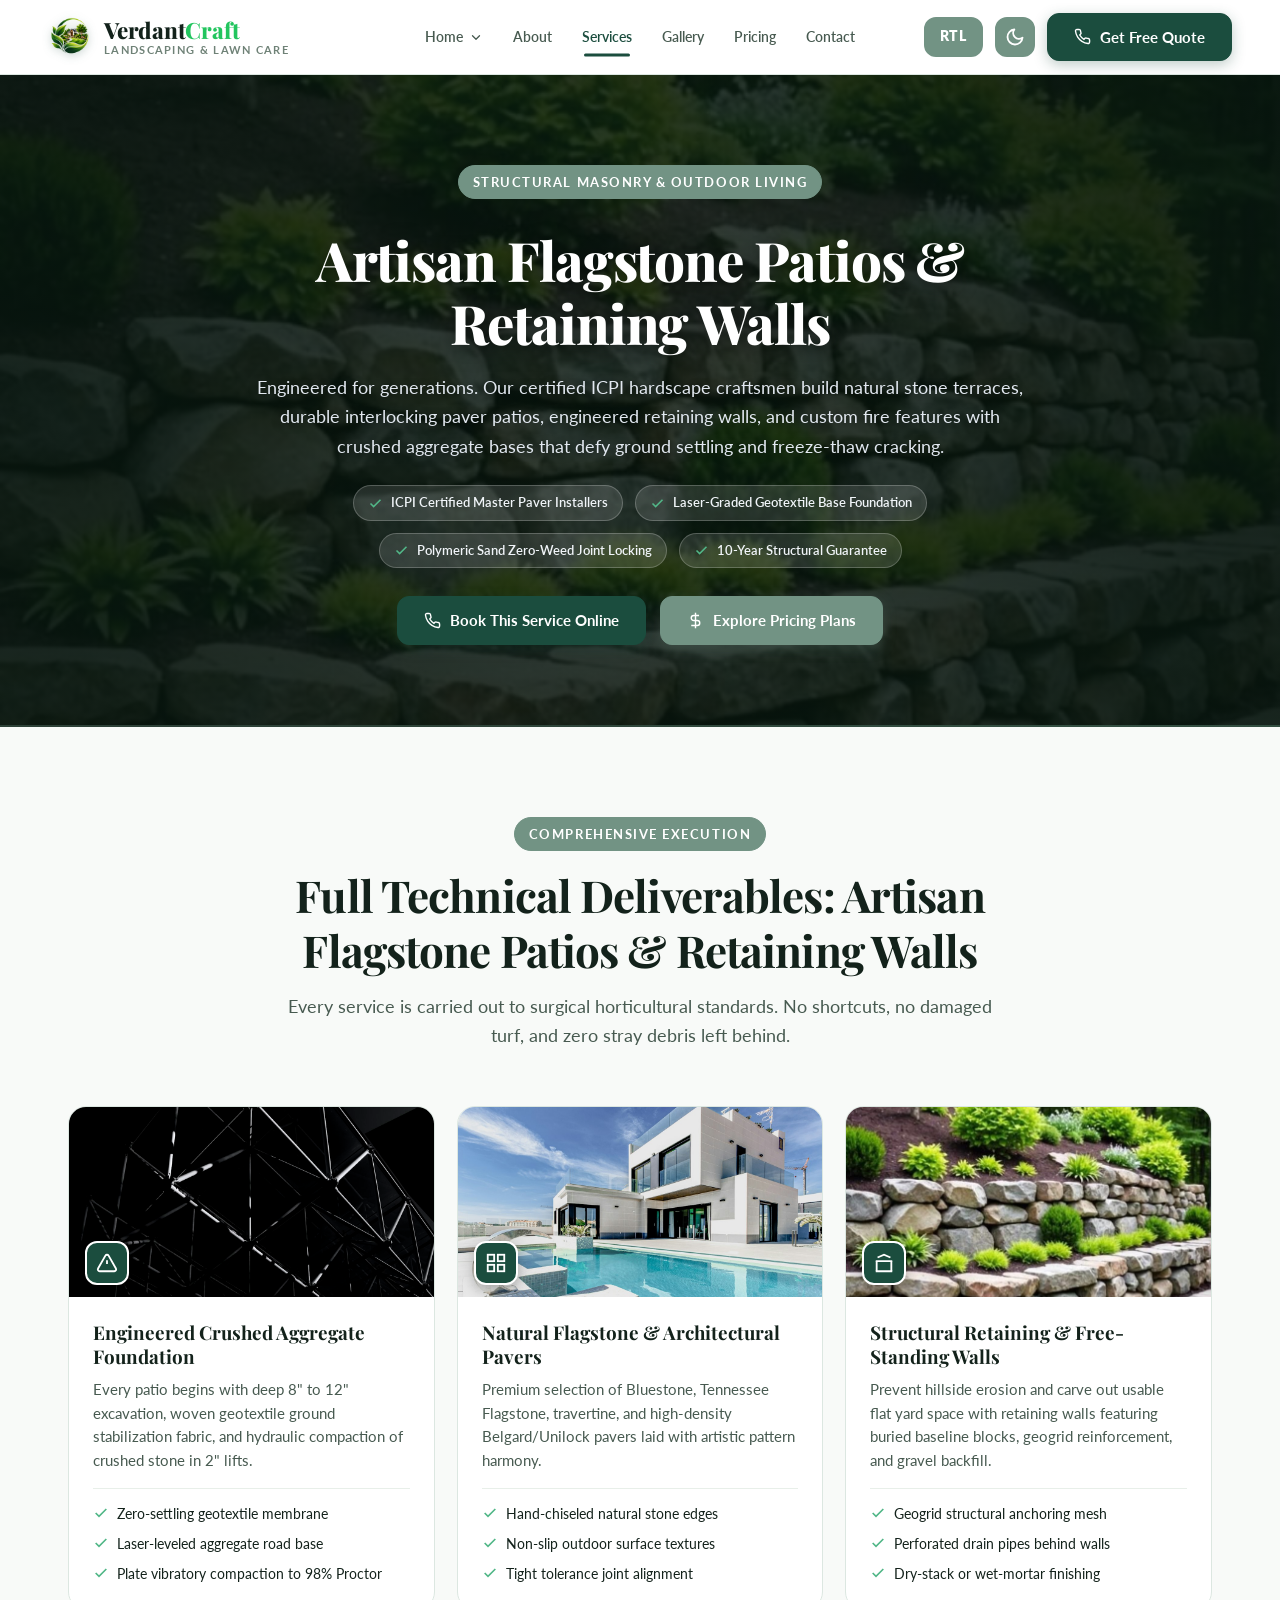
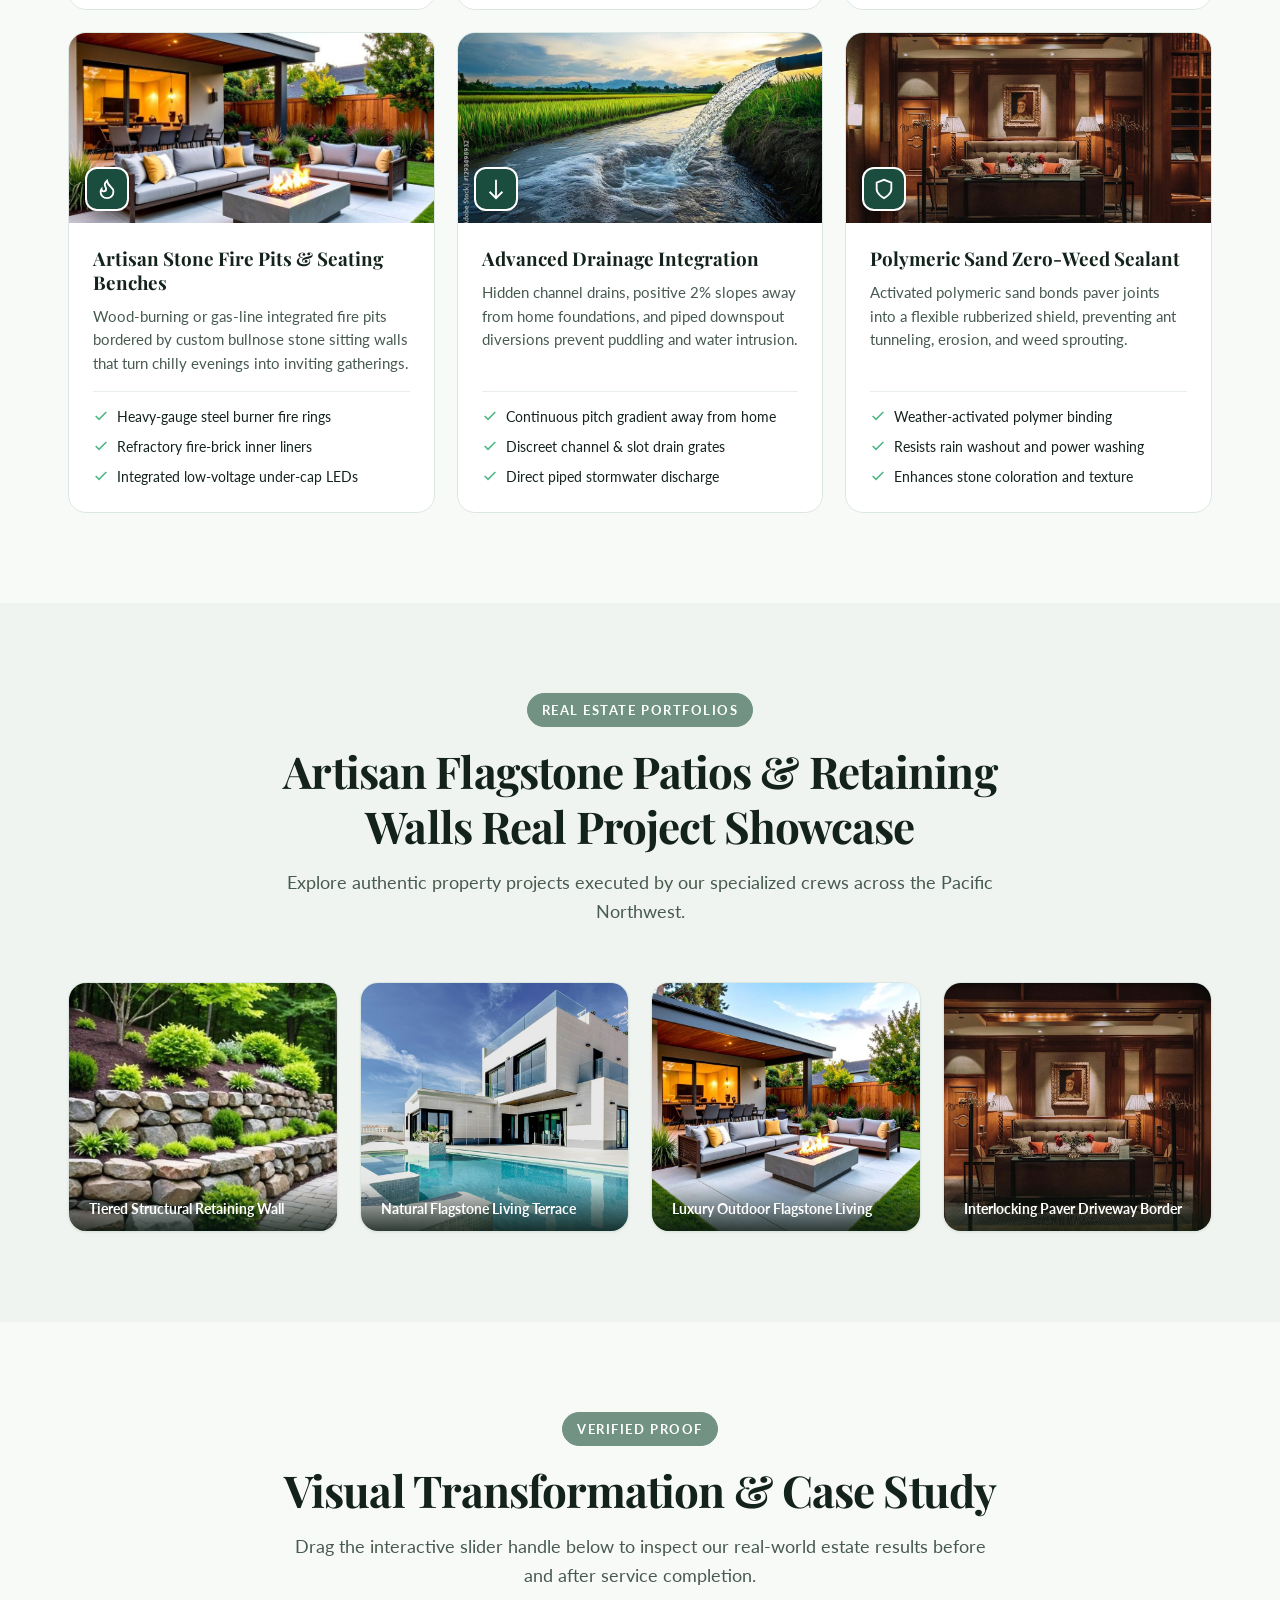
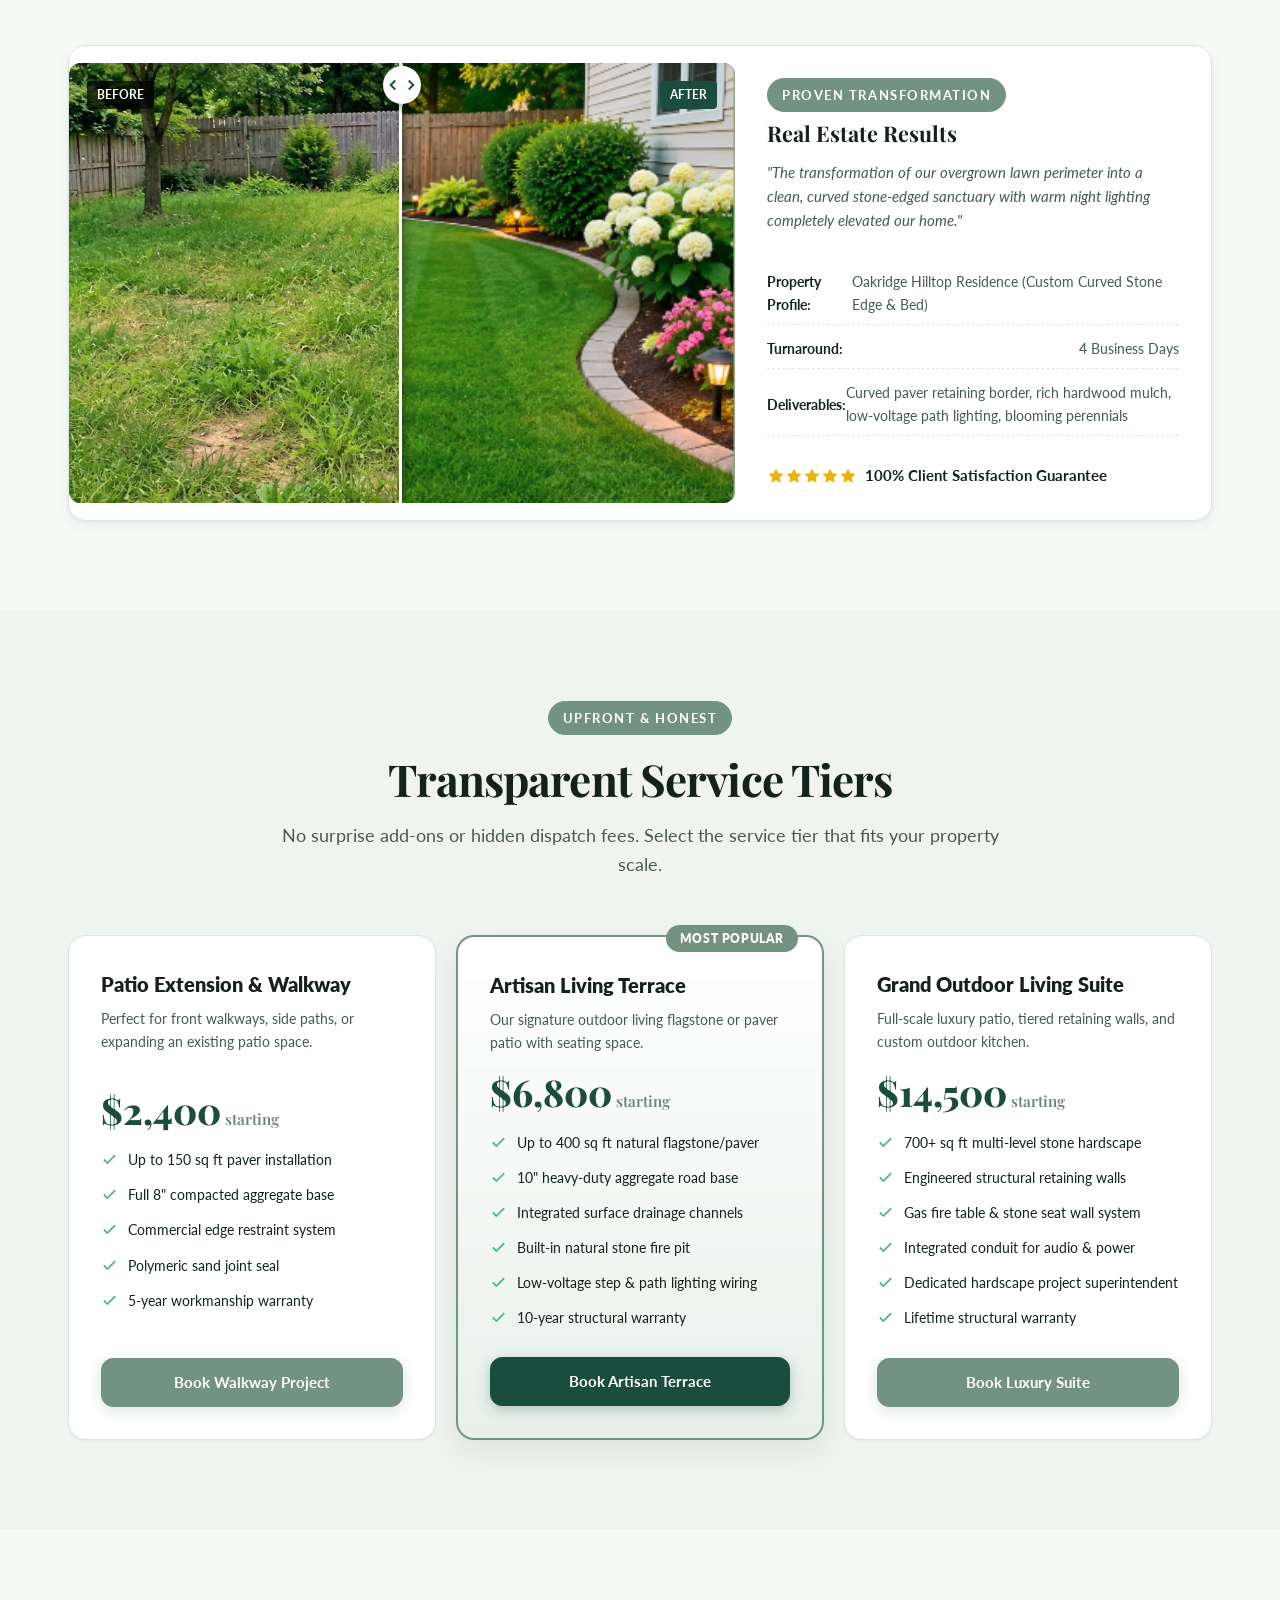
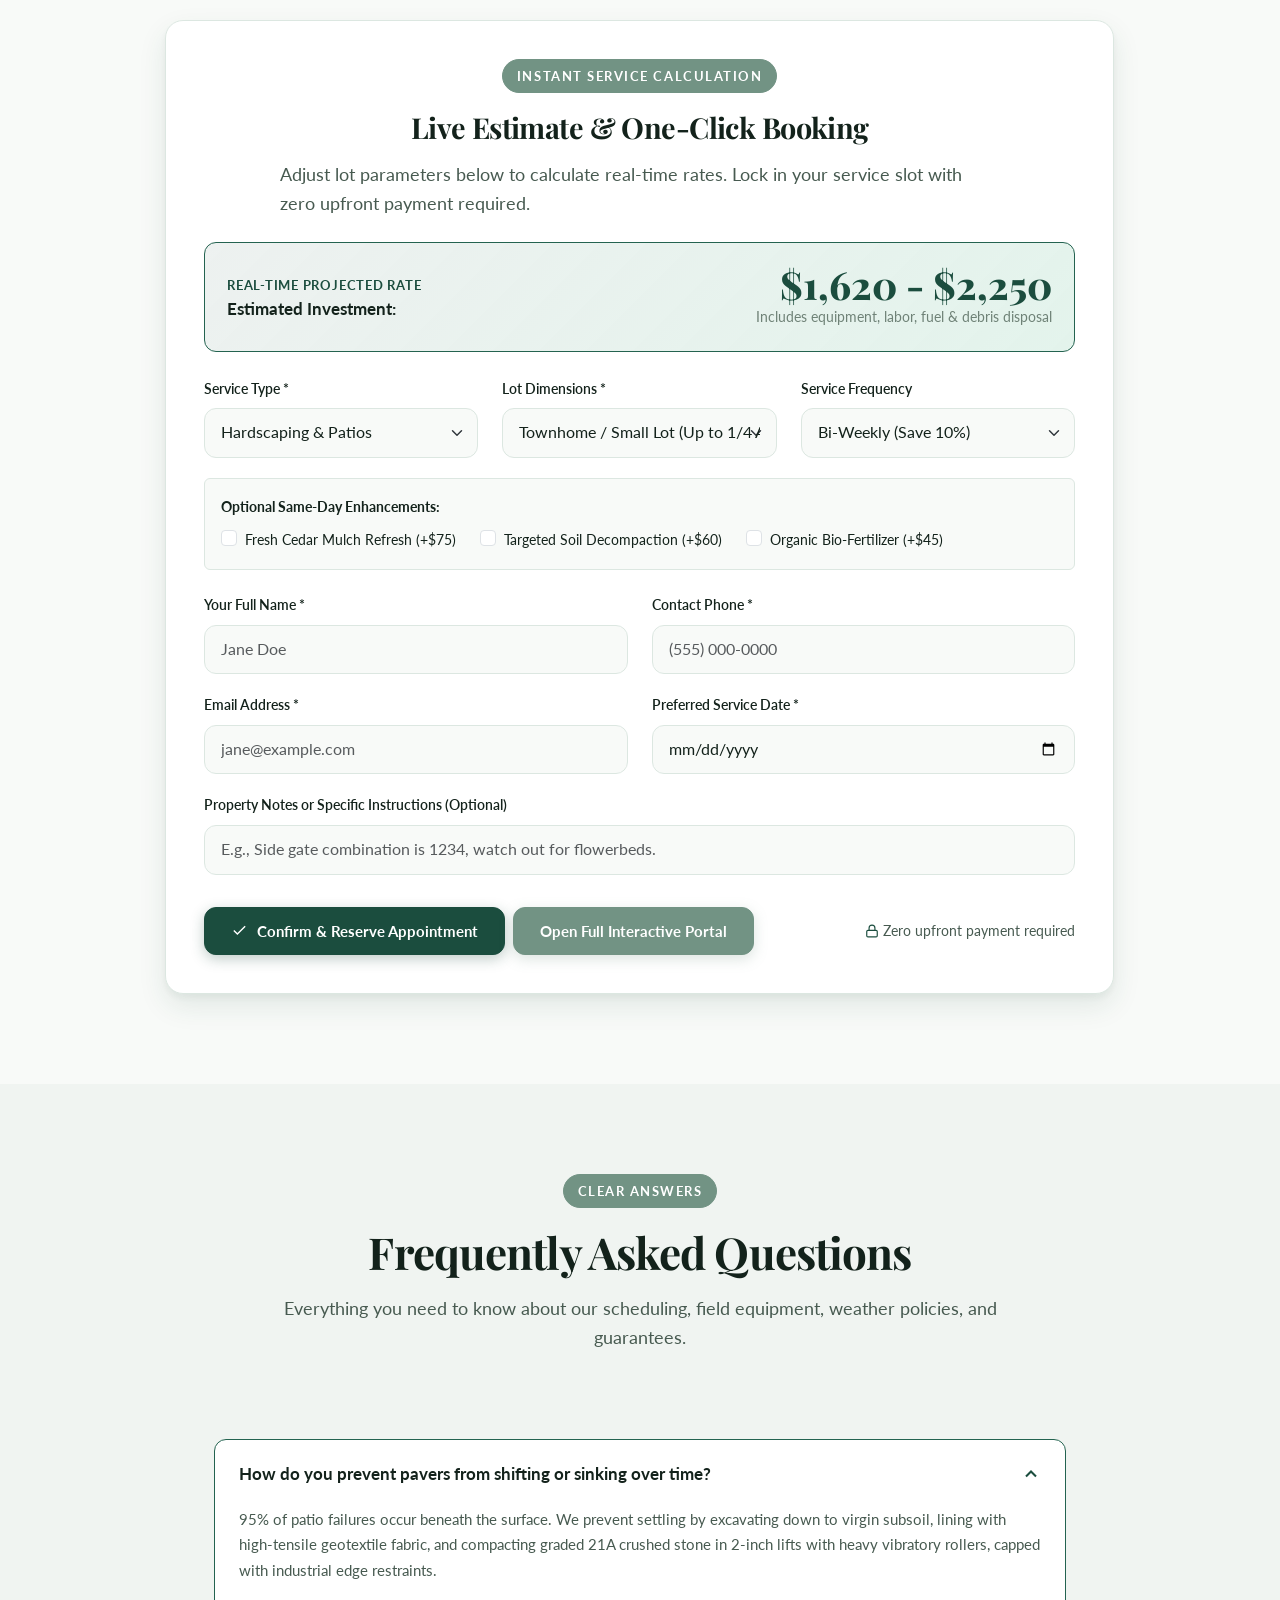
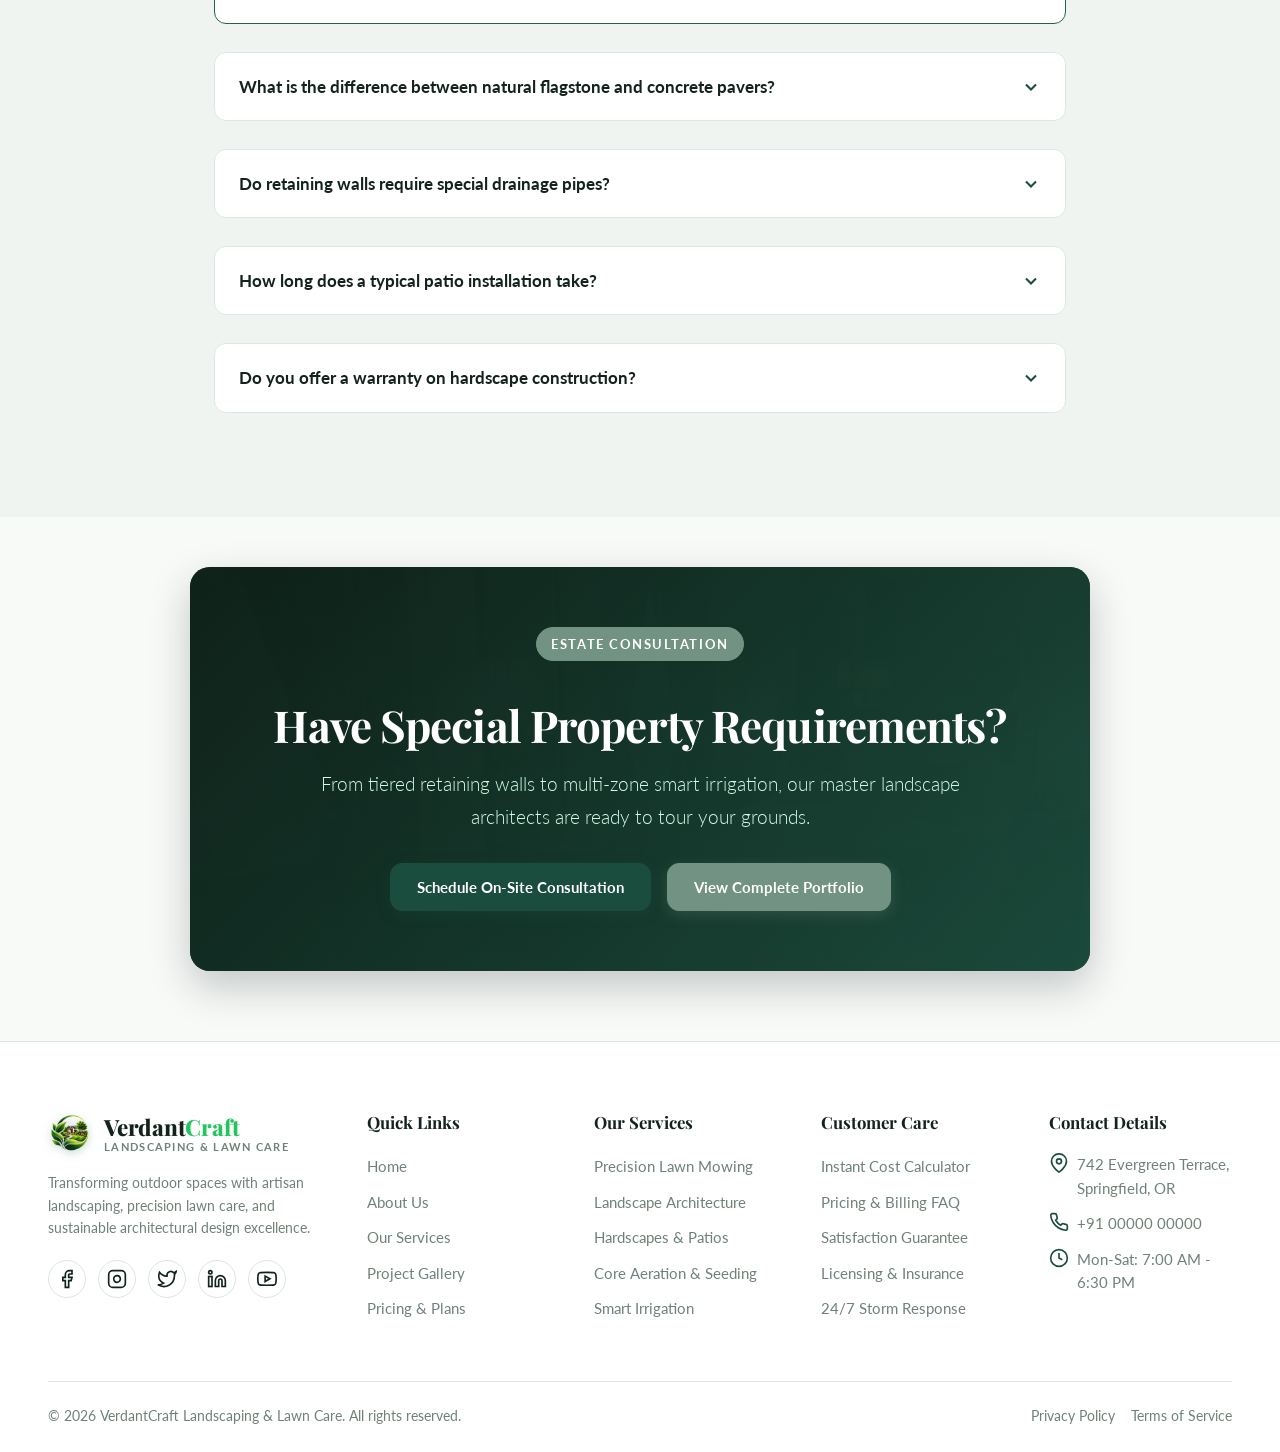
<file: service-hardscaping.html>
<!doctype html>
<html lang="en" dir="ltr" data-theme="light">
<head>
  <meta charset="utf-8">
  <meta name="viewport" content="width=device-width, initial-scale=1">
  <title>Hardscaping, Patios & Retaining Walls | VerdantCraft</title>
  <meta name="description" content="Detailed service specifications, technical scopes, transparent pricing, 4-step execution workflow, and instant online booking for VerdantCraft lawn care and landscaping.">
  <meta name="color-scheme" content="light dark">

  <link rel="icon" href="favicon.ico" sizes="any">
  <link rel="icon" href="images/favicon.svg" type="image/svg+xml">
  <link rel="icon" type="image/png" sizes="16x16" href="images/favicon-16x16.png">
  <link rel="icon" type="image/png" sizes="32x32" href="images/favicon-32x32.png">
  <link rel="icon" type="image/png" sizes="48x48" href="images/favicon-48x48.png">
  <link rel="apple-touch-icon" href="images/apple-touch-icon.png">

  <link rel="preconnect" href="https://fonts.googleapis.com">
  <link rel="preconnect" href="https://fonts.gstatic.com" crossorigin>
  <link href="https://fonts.googleapis.com/css2?family=Lato:ital,wght@0,300;0,400;0,700;0,900;1,300;1,400;1,700&family=Playfair+Display:ital,wght@0,500;0,600;0,700;0,800;1,400;1,600&display=swap" rel="stylesheet">

  <link rel="stylesheet" href="bootstrap.min.css">
  <link rel="stylesheet" href="theme.css">
  <link rel="stylesheet" href="style.css">
  <link rel="stylesheet" href="service-detail.css">
  <link rel="stylesheet" href="responsive.css">
  <link rel="stylesheet" href="animations.css">

  <script src="config.js"></script>
  <script src="theme.js"></script>
  <script src="validation.js" defer></script>
  <script>window.DEFAULT_SERVICE = 'hardscapes';</script>
  <script src="service-detail.js" defer></script>
  <script src="main.js" defer></script>
</head>
<body data-page="service-hardscaping.html">
  <a class="skip-link" href="#main">Skip to main content</a>

  <header class="site-header">
    <div class="container header-row">
      <a class="brand" href="index.html" aria-label="VerdantCraft Home">
        <div class="brand-logo-badge">
          <img src="images/logo-light.png" alt="VerdantCraft Logo" class="brand-logo-img theme-logo-light">
          <img src="images/logo-dark.png" alt="VerdantCraft Logo" class="brand-logo-img theme-logo-dark">
        </div>
        <div>
          <span class="brand-name">Verdant<span>Craft</span></span>
          <span class="brand-sub">LANDSCAPING &amp; LAWN CARE</span>
        </div>
      </a>

      <nav class="site-nav" id="main-nav" aria-label="Main Navigation">
        <div class="nav-item-dropdown">
          <a href="index.html" class="nav-link nav-dropdown-toggle" aria-haspopup="true" aria-expanded="false">
            <span>Home</span>
            <svg class="dropdown-chevron" viewBox="0 0 24 24" fill="none" stroke="currentColor" stroke-width="2.2" stroke-linecap="round" stroke-linejoin="round" aria-hidden="true"><polyline points="6 9 12 15 18 9"/></svg>
          </a>
          <div class="dropdown-menu-custom" role="menu">
            <a href="index.html" class="dropdown-item-custom" role="menuitem">
              <span class="dropdown-item-title">Home 1</span>
              <span class="dropdown-item-desc">Living Sanctuary (Residential)</span>
            </a>
            <a href="index-2.html" class="dropdown-item-custom" role="menuitem">
              <span class="dropdown-item-title">Home 2</span>
              <span class="dropdown-item-desc">Architectural Estates &amp; Commercial</span>
            </a>
          </div>
        </div>
        <a href="about.html" class="nav-link">About</a>
        <a href="services.html" class="nav-link active">Services</a>
        <a href="gallery.html" class="nav-link">Gallery</a>
        <a href="pricing.html" class="nav-link">Pricing</a>
        <a href="contact.html" class="nav-link">Contact</a>
      </nav>

      <div class="header-actions">
        <button type="button" class="dir-btn direction-control" title="Click to change to RTL" aria-label="Toggle text direction">
          <span class="dir-text">RTL</span>
        </button>

        <button type="button" class="icon-btn theme-control" title="Switch theme" aria-label="Toggle dark mode">
          <svg class="nav-icon" viewBox="0 0 24 24" fill="none" stroke="currentColor" stroke-width="1.8">
            <circle cx="12" cy="12" r="4"/>
          </svg>
        </button>

        <a href="contact.html" class="btn btn-primary d-none d-sm-inline-flex">
          <svg class="icon" viewBox="0 0 24 24" fill="none" stroke="currentColor" stroke-width="2"><path d="M22 16.92v3a2 2 0 0 1-2.18 2 19.79 19.79 0 0 1-8.63-3.07 19.5 19.5 0 0 1-6-6 19.79 19.79 0 0 1-3.07-8.67A2 2 0 0 1 4.11 2h3a2 2 0 0 1 2 1.72 12.84 12.84 0 0 0 .7 2.81 2 2 0 0 1-.45 2.11L8.09 9.91a16 16 0 0 0 6 6l1.27-1.27a2 2 0 0 1 2.11-.45 12.84 12.84 0 0 0 2.81.7A2 2 0 0 1 22 16.92z"/></svg>
          <span>Get Free Quote</span>
        </a>

        <button type="button" class="menu-toggle" aria-label="Toggle navigation menu" aria-expanded="false">
          <svg class="nav-icon" viewBox="0 0 24 24" fill="none" stroke="currentColor" stroke-width="2.8" stroke-linecap="round"><line x1="3" y1="12" x2="21" y2="12"/><line x1="3" y1="6" x2="21" y2="6"/><line x1="3" y1="18" x2="21" y2="18"/></svg>
        </button>
      </div>
    </div>
  </header>

  <main id="main">

    <section class="sd-hero" aria-label="Service Details Hero">
      <div class="sd-hero-bg">
        <img id="sd-hero-bg-img" src="images/photo-1527842891421-42eec6e703ea.jpg" alt="VerdantCraft luxury lawn care service" class="sd-hero-bg-img">
        <div class="sd-hero-overlay"></div>
      </div>
      <div class="container sd-hero-content text-center" data-reveal="fade-up">
        <div class="row justify-content-center">
          <div class="col-lg-10 col-xl-9">
            <span id="sd-hero-eyebrow" class="eyebrow mx-auto">Weekly &amp; Bi-Weekly Turf Perfection</span>
            <h1 id="sd-hero-title" class="sd-hero-title">Precision Lawn Mowing &amp; Razor Edging</h1>
            <p id="sd-hero-lead" class="sd-hero-lead mx-auto" style="max-width: 780px;">
              Engineered turf care for discerning residential estates. We utilize commercial electric walk and stand-on mowers with daily-sharpened mulching blades, delivering a surgical 90-degree edge, uniform stripe patterns, and zero turf fiber tearing.
            </p>

            <div id="sd-hero-badges" class="sd-hero-badges justify-content-center">

            </div>

            <div class="sd-hero-actions justify-content-center">
              <a href="#instant-estimator" class="btn btn-primary">
                <svg class="icon" viewBox="0 0 24 24" fill="none" stroke="currentColor" stroke-width="2"><path d="M22 16.92v3a2 2 0 0 1-2.18 2 19.79 19.79 0 0 1-8.63-3.07 19.5 19.5 0 0 1-6-6 19.79 19.79 0 0 1-3.07-8.67A2 2 0 0 1 4.11 2h3a2 2 0 0 1 2 1.72 12.84 12.84 0 0 0 .7 2.81 2 2 0 0 1-.45 2.11L8.09 9.91a16 16 0 0 0 6 6l1.27-1.27a2 2 0 0 1 2.11-.45 12.84 12.84 0 0 0 2.81.7A2 2 0 0 1 22 16.92z"/></svg>
                <span>Book This Service Online</span>
              </a>
              <a href="#pricing-matrix" class="btn btn-secondary">
                <svg class="icon" viewBox="0 0 24 24" fill="none" stroke="currentColor" stroke-width="2"><line x1="12" y1="1" x2="12" y2="23"/><path d="M17 5H9.5a3.5 3.5 0 0 0 0 7h5a3.5 3.5 0 0 1 0 7H6"/></svg>
                <span>Explore Pricing Plans</span>
              </a>
            </div>
          </div>
        </div>
      </div>
    </section>

    <section class="section" id="service-scope" aria-label="What's Included in This Service">
      <div class="container">
        <div class="section-header text-center" data-reveal>
          <span class="eyebrow">Comprehensive Execution</span>
          <h2 id="sd-scope-title">Full Technical Deliverables</h2>
          <p class="section-desc">
            Every service is carried out to surgical horticultural standards. No shortcuts, no damaged turf, and zero stray debris left behind.
          </p>
        </div>

        <div id="sd-scope-grid" class="sd-scope-grid" data-reveal>

        </div>
      </div>
    </section>

    <section class="section section-muted" id="sd-gallery-section" aria-label="Completed Project Photography Showcase">
      <div class="container">
        <div class="section-header text-center" data-reveal>
          <span class="eyebrow">Real Estate Portfolios</span>
          <h2 id="sd-gallery-title">Field Gallery &amp; Craftsmanship</h2>
          <p class="section-desc">
            Explore authentic property projects executed by our specialized crews across the Pacific Northwest.
          </p>
        </div>

        <div id="sd-gallery-grid" class="sd-gallery-grid" data-reveal>

        </div>
      </div>
    </section>

    <section class="section" aria-label="Before and After Transformation">
      <div class="container">
        <div class="section-header text-center" data-reveal>
          <span class="eyebrow">Verified Proof</span>
          <h2>Visual Transformation &amp; Case Study</h2>
          <p class="section-desc">
            Drag the interactive slider handle below to inspect our real-world estate results before and after service completion.
          </p>
        </div>

        <div id="sd-transformation-wrap" class="sd-transform-wrap" data-reveal>

        </div>
      </div>
    </section>

    <section class="section section-muted" id="pricing-matrix" aria-label="Service Pricing Plans">
      <div class="container">
        <div class="section-header text-center" data-reveal>
          <span class="eyebrow">Upfront &amp; Honest</span>
          <h2>Transparent Service Tiers</h2>
          <p class="section-desc">
            No surprise add-ons or hidden dispatch fees. Select the service tier that fits your property scale.
          </p>
        </div>

        <div id="sd-pricing-grid" class="sd-pricing-grid" data-reveal>

        </div>
      </div>
    </section>

    <section class="section" id="instant-estimator" aria-label="Instant Booking & Cost Estimator">
      <div class="container">
        <div class="row justify-content-center">
          <div class="col-lg-10">
            <div class="sd-booking-wrapper" data-reveal>
              <div class="section-header mb-4">
                <span class="eyebrow">Instant Service Calculation</span>
                <h2 style="font-size:1.8rem;">Live Estimate &amp; One-Click Booking</h2>
                <p class="section-desc mb-0" style="margin-left:0; text-align:left;">
                  Adjust lot parameters below to calculate real-time rates. Lock in your service slot with zero upfront payment required.
                </p>
              </div>

              <div class="sd-estimate-bar">
                <div>
                  <span style="font-size:0.8rem; font-weight:700; text-transform:uppercase; letter-spacing:0.06em; color:var(--primary);">Real-Time Projected Rate</span>
                  <div class="fw-bold" style="font-size:1.05rem; color:var(--text-main);">Estimated Investment:</div>
                </div>
                <div class="text-end">
                  <div id="sd-dynamic-price" class="sd-estimate-num">$45 - $65</div>
                  <small style="color:var(--text-muted);">Includes equipment, labor, fuel &amp; debris disposal</small>
                </div>
              </div>

              <form id="sd-quick-book-form" novalidate>
                <div class="row">
                  <div class="col-md-4 form-group">
                    <label for="sd-est-service" class="form-label">Service Type *</label>
                    <select id="sd-est-service" class="form-select" required>
                      <option value="mowing">Precision Lawn Mowing</option>
                      <option value="design">Landscape Design Consultation</option>
                      <option value="hardscapes">Hardscaping &amp; Patios</option>
                      <option value="aeration">Core Aeration &amp; Overseeding</option>
                      <option value="irrigation">Smart Sprinkler &amp; French Drains</option>
                      <option value="cleanups">Seasonal Yard Cleanup &amp; Mulch</option>
                    </select>
                  </div>

                  <div class="col-md-4 form-group">
                    <label for="sd-est-size" class="form-label">Lot Dimensions *</label>
                    <select id="sd-est-size" class="form-select" required>
                      <option value="small" selected>Townhome / Small Lot (Up to 1/4 Acre)</option>
                      <option value="medium">Suburban Lot (1/4 to 1/2 Acre)</option>
                      <option value="large">Spacious Lot (1/2 to 1 Acre)</option>
                      <option value="estate">Grand Estate (1 to 2+ Acres)</option>
                    </select>
                  </div>

                  <div class="col-md-4 form-group">
                    <label for="sd-est-freq" class="form-label">Service Frequency</label>
                    <select id="sd-est-freq" class="form-select">
                      <option value="weekly">Weekly (Save 15%)</option>
                      <option value="biweekly" selected>Bi-Weekly (Save 10%)</option>
                      <option value="onetime">One-Time Project</option>
                    </select>
                  </div>
                </div>

                <div class="p-3 mb-4 rounded" style="background:var(--bg-body); border:1px solid var(--border-color);">
                  <div class="fw-bold mb-2" style="font-size:0.9rem; color:var(--text-main);">Optional Same-Day Enhancements:</div>
                  <div class="d-flex flex-wrap gap-4">
                    <div class="form-check">
                      <input class="form-check-input" type="checkbox" id="sd-est-addon-mulch">
                      <label class="form-check-label" for="sd-est-addon-mulch" style="font-size:0.88rem;">
                        Fresh Cedar Mulch Refresh (+$75)
                      </label>
                    </div>
                    <div class="form-check">
                      <input class="form-check-input" type="checkbox" id="sd-est-addon-aeration">
                      <label class="form-check-label" for="sd-est-addon-aeration" style="font-size:0.88rem;">
                        Targeted Soil Decompaction (+$60)
                      </label>
                    </div>
                    <div class="form-check">
                      <input class="form-check-input" type="checkbox" id="sd-est-addon-fertilizer">
                      <label class="form-check-label" for="sd-est-addon-fertilizer" style="font-size:0.88rem;">
                        Organic Bio-Fertilizer (+$45)
                      </label>
                    </div>
                  </div>
                </div>

                <div class="row">
                  <div class="col-md-6 form-group">
                    <label for="sd-est-name" class="form-label">Your Full Name *</label>
                    <input type="text" id="sd-est-name" class="form-control" placeholder="Jane Doe" required>
                  </div>
                  <div class="col-md-6 form-group">
                    <label for="sd-est-phone" class="form-label">Contact Phone *</label>
                    <input type="tel" id="sd-est-phone" class="form-control" placeholder="(555) 000-0000" required>
                  </div>
                </div>

                <div class="row">
                  <div class="col-md-6 form-group">
                    <label for="sd-est-email" class="form-label">Email Address *</label>
                    <input type="email" id="sd-est-email" class="form-control" placeholder="jane@example.com" required>
                  </div>
                  <div class="col-md-6 form-group">
                    <label for="sd-est-date" class="form-label">Preferred Service Date *</label>
                    <input type="date" id="sd-est-date" class="form-control" required>
                  </div>
                </div>

                <div class="form-group mb-4">
                  <label for="sd-est-notes" class="form-label">Property Notes or Specific Instructions (Optional)</label>
                  <input type="text" id="sd-est-notes" class="form-control" placeholder="E.g., Side gate combination is 1234, watch out for flowerbeds.">
                </div>

                <div class="d-flex flex-wrap align-items-center justify-content-between gap-3 pt-2">
                  <div class="d-flex gap-2">
                    <button type="submit" class="btn btn-primary">
                      <svg class="icon" viewBox="0 0 24 24" fill="none" stroke="currentColor" stroke-width="2"><polyline points="20 6 9 17 4 12"/></svg>
                      <span>Confirm &amp; Reserve Appointment</span>
                    </button>
                    <a href="book-now.html" class="btn btn-secondary">
                      <span>Open Full Interactive Portal</span>
                    </a>
                  </div>
                  <small class="text-muted d-flex align-items-center gap-1">
                    <svg class="icon text-primary" viewBox="0 0 24 24" fill="none" stroke="currentColor" stroke-width="2" style="width:14px;height:14px;"><rect x="3" y="11" width="18" height="11" rx="2" ry="2"/><path d="M7 11V7a5 5 0 0 1 10 0v4"/></svg>
                    <span>Zero upfront payment required</span>
                  </small>
                </div>
              </form>

              <div id="sd-booking-success" style="display:none; text-align:center; padding:36px; border:2px solid var(--primary, #1b4d3e); background:rgba(34,197,94,0.08); border-radius:var(--radius-lg);">
                <div style="width:60px; height:60px; border-radius:50%; background:var(--primary, #1b4d3e); color:#ffffff; display:inline-flex; align-items:center; justify-content:center; margin-bottom:16px;">
                  <svg style="width:30px;height:30px;" viewBox="0 0 24 24" fill="none" stroke="currentColor" stroke-width="3"><polyline points="20 6 9 17 4 12"/></svg>
                </div>
                <h3 style="color:var(--text-main); margin-bottom:8px;">Booking Reservation Received!</h3>
                <p style="color:var(--text-secondary); max-width:540px; margin:0 auto 20px;">
                  Thank you! Our dispatch supervisor has received your service reservation. You will receive an SMS confirmation and route arrival window within 15 minutes.
                </p>
                <div class="d-flex justify-content-center gap-2">
                  <a href="index.html" class="btn btn-primary">Return to Homepage</a>
                  <a href="contact.html" class="btn btn-secondary">Contact Dispatch Team</a>
                </div>
              </div>

            </div>
          </div>
        </div>
      </div>
    </section>

    <section class="section section-muted" aria-label="Frequently Asked Questions">
      <div class="container">
        <div class="section-header text-center" data-reveal>
          <span class="eyebrow">Clear Answers</span>
          <h2>Frequently Asked Questions</h2>
          <p class="section-desc">
            Everything you need to know about our scheduling, field equipment, weather policies, and guarantees.
          </p>
        </div>

        <div class="row justify-content-center">
          <div class="col-lg-9">
            <div id="sd-faq-accordion" class="sd-faq-accordion" data-reveal>

            </div>
          </div>
        </div>
      </div>
    </section>

    <section class="cta-banner-lush" style="background-image: linear-gradient(rgba(17, 46, 36, 0.88), rgba(17, 46, 36, 0.94)), url('images/photo-1590490360182-c33d57733427.jpg');">
      <div class="container text-center" data-reveal>
        <span class="eyebrow" style="background: rgba(255,255,255,0.18); color: #86efac;">Estate Consultation</span>
        <h2 style="color:#ffffff; margin: 20px 0 16px;">Have Special Property Requirements?</h2>
        <p class="lead" style="color: #d1fae5; max-width: 650px; margin: 0 auto 30px;">
          From tiered retaining walls to multi-zone smart irrigation, our master landscape architects are ready to tour your grounds.
        </p>
        <div class="d-flex justify-content-center flex-wrap gap-3">
          <a href="contact.html" class="btn btn-primary">Schedule On-Site Consultation</a>
          <a href="gallery.html" class="btn btn-secondary">View Complete Portfolio</a>
        </div>
      </div>
    </section>
  </main>

  <footer class="site-footer">
    <div class="container">
      <div class="footer-grid">
        <div class="footer-about">
          <a class="brand" href="index.html" style="margin-bottom: 16px;" aria-label="VerdantCraft Home">
            <div class="brand-logo-badge">
              <img src="images/logo-light.png" alt="VerdantCraft Logo" class="brand-logo-img theme-logo-light">
              <img src="images/logo-dark.png" alt="VerdantCraft Logo" class="brand-logo-img theme-logo-dark">
            </div>
            <div>
              <span class="brand-name">Verdant<span>Craft</span></span>
              <span class="brand-sub">LANDSCAPING &amp; LAWN CARE</span>
            </div>
          </a>
          <p>Transforming outdoor spaces with artisan landscaping, precision lawn care, and sustainable architectural design excellence.</p>
           <div class="footer-social-links">
            <a href="https://facebook.com" aria-label="Facebook"><svg class="icon" viewBox="0 0 24 24" fill="none" stroke="currentColor" stroke-width="2"><path d="M18 2h-3a5 5 0 0 0-5 5v3H7v4h3v8h4v-8h3l1-4h-4V7a1 1 0 0 1 1-1h3z"/></svg></a>
            <a href="https://instagram.com" aria-label="Instagram"><svg class="icon" viewBox="0 0 24 24" fill="none" stroke="currentColor" stroke-width="2"><rect x="2" y="2" width="20" height="20" rx="5" ry="5"/><path d="M16 11.37A4 4 0 1 1 12.63 8 4 4 0 0 1 16 11.37z"/><line x1="17.5" y1="6.5" x2="17.51" y2="6.5"/></svg></a>
            <a href="https://x.com" aria-label="X (Twitter)"><svg class="icon" viewBox="0 0 24 24" fill="none" stroke="currentColor" stroke-width="2"><path d="M23 3a10.9 10.9 0 0 1-3.14 1.53 4.48 4.48 0 0 0-7.86 3v1A10.66 10.66 0 0 1 3 4s-4 9 5 13a11.64 11.64 0 0 1-7 2c9 5 20 0 20-11.5a4.5 4.5 0 0 0-.08-.83A7.72 7.72 0 0 0 23 3z"/></svg></a>
            <a href="https://linkedin.com" aria-label="LinkedIn"><svg class="icon" viewBox="0 0 24 24" fill="none" stroke="currentColor" stroke-width="2"><path d="M16 8a6 6 0 0 1 6 6v7h-4v-7a2 2 0 0 0-2-2 2 2 0 0 0-2 2v7h-4v-7a6 6 0 0 1 6-6z"/><rect x="2" y="9" width="4" height="12"/><circle cx="4" cy="4" r="2"/></svg></a>
            <a href="https://youtube.com" aria-label="YouTube"><svg class="icon" viewBox="0 0 24 24" fill="none" stroke="currentColor" stroke-width="2"><path d="M22.54 6.42a2.78 2.78 0 0 0-1.94-2C18.88 4 12 4 12 4s-6.88 0-8.6.46a2.78 2.78 0 0 0-1.94 2A29 29 0 0 0 1 11.75a29 29 0 0 0 .46 5.33A2.78 2.78 0 0 0 3.4 19c1.72.46 8.6.46 8.6.46s6.88 0 8.6-.46a2.78 2.78 0 0 0 1.94-2 29 29 0 0 0 .46-5.25 29 29 0 0 0-.46-5.33z"/><polygon points="9.75 15.02 15.5 11.75 9.75 8.48 9.75 15.02"/></svg></a>
          </div>
        </div>

        <div class="footer-col">
          <h4>Quick Links</h4>
          <ul class="footer-links">
           <li><a href="index.html">Home</a></li>
            <li><a href="about.html">About Us</a></li>
            <li><a href="services.html">Our Services</a></li>
            <li><a href="gallery.html">Project Gallery</a></li>
            <li><a href="pricing.html">Pricing &amp; Plans</a></li>
          </ul>
        </div>

        <div class="footer-col">
          <h4>Our Services</h4>
          <ul class="footer-links">
            <li><a href="service-detail.html?service=mowing">Precision Lawn Mowing</a></li>
            <li><a href="service-detail.html?service=design">Landscape Architecture</a></li>
            <li><a href="service-detail.html?service=hardscapes">Hardscapes &amp; Patios</a></li>
            <li><a href="service-detail.html?service=aeration">Core Aeration &amp; Seeding</a></li>
            <li><a href="service-detail.html?service=irrigation">Smart Irrigation</a></li>
          </ul>
        </div>

        <div class="footer-col">
          <h4>Customer Care</h4>
          <ul class="footer-links">
            <li><a href="pricing.html#calculator">Instant Cost Calculator</a></li>
            <li><a href="pricing.html#faq">Pricing &amp; Billing FAQ</a></li>
            <li><a href="about.html#values">Satisfaction Guarantee</a></li>
            <li><a href="about.html#accreditations">Licensing &amp; Insurance</a></li>
            <li><a href="contact.html#emergency">24/7 Storm Response</a></li>
          </ul>
        </div>

        <div class="footer-col">
          <h4>Contact Details</h4>
          <ul class="footer-links footer-contact-list">
            <li style="display:flex; gap:8px; margin-bottom:12px;">
              <svg class="icon" viewBox="0 0 24 24" fill="none" stroke="currentColor" stroke-width="2"><path d="M21 10c0 7-9 13-9 13s-9-6-9-13a9 9 0 0 1 18 0z"/><circle cx="12" cy="10" r="3"/></svg>
              <span>742 Evergreen Terrace, Springfield, OR</span>
            </li>
            <li style="display:flex; gap:8px; margin-bottom:12px;">
              <svg class="icon" viewBox="0 0 24 24" fill="none" stroke="currentColor" stroke-width="2"><path d="M22 16.92v3a2 2 0 0 1-2.18 2 19.79 19.79 0 0 1-8.63-3.07 19.5 19.5 0 0 1-6-6 19.79 19.79 0 0 1-3.07-8.67A2 2 0 0 1 4.11 2h3a2 2 0 0 1 2 1.72 12.84 12.84 0 0 0 .7 2.81 2 2 0 0 1-.45 2.11L8.09 9.91a16 16 0 0 0 6 6l1.27-1.27a2 2 0 0 1 2.11-.45 12.84 12.84 0 0 0 2.81.7A2 2 0 0 1 22 16.92z"/></svg>
              <span>+91 00000 00000</span>
            </li>
            <li style="display:flex; gap:8px;">
              <svg class="icon" viewBox="0 0 24 24" fill="none" stroke="currentColor" stroke-width="2"><circle cx="12" cy="12" r="10"/><polyline points="12 6 12 12 16 14"/></svg>
              <span>Mon-Sat: 7:00 AM - 6:30 PM</span>
            </li>
          </ul>
        </div>
      </div>

      <div class="footer-bottom">
        <div>&copy; 2026 VerdantCraft Landscaping &amp; Lawn Care. All rights reserved.</div>
        <div class="d-flex gap-3">
          <a href="#">Privacy Policy</a>
          <a href="#">Terms of Service</a>
        </div>
      </div>
    </div>
  </footer>
</body>
</html>
</file>
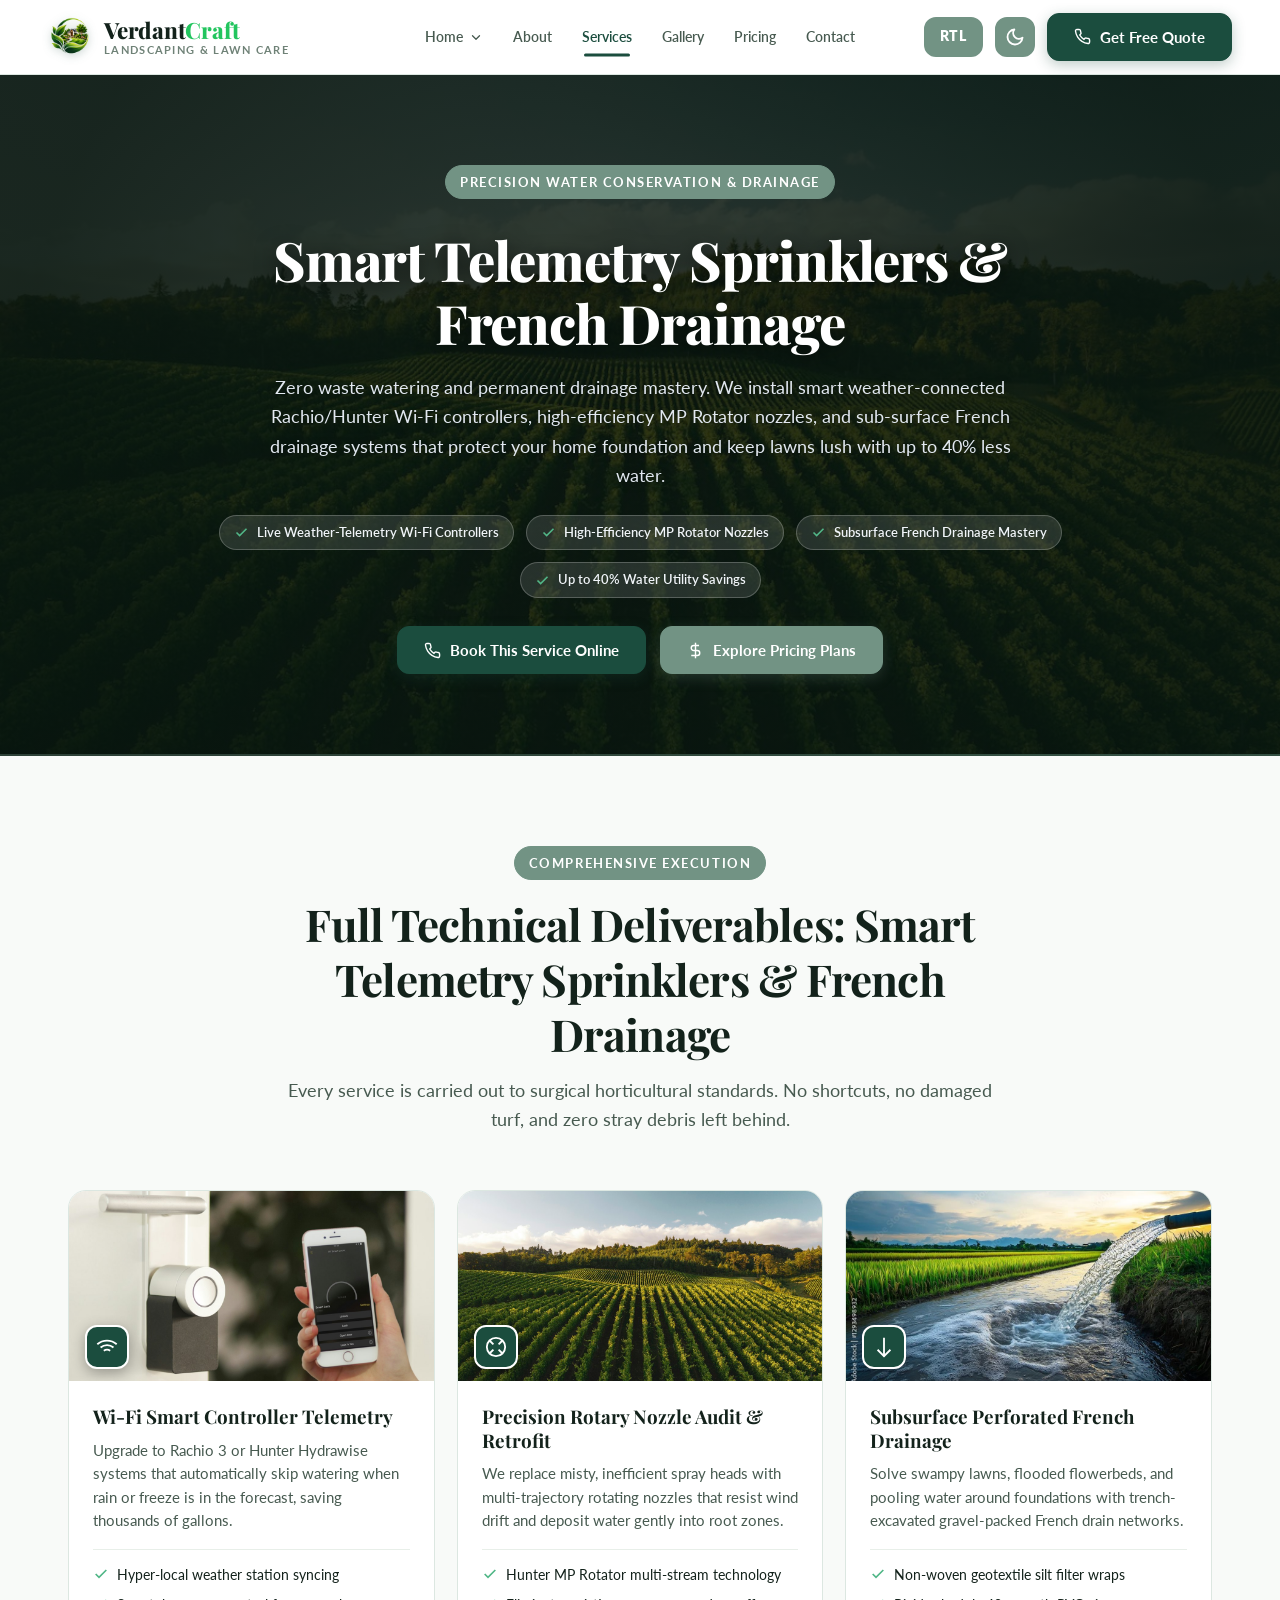
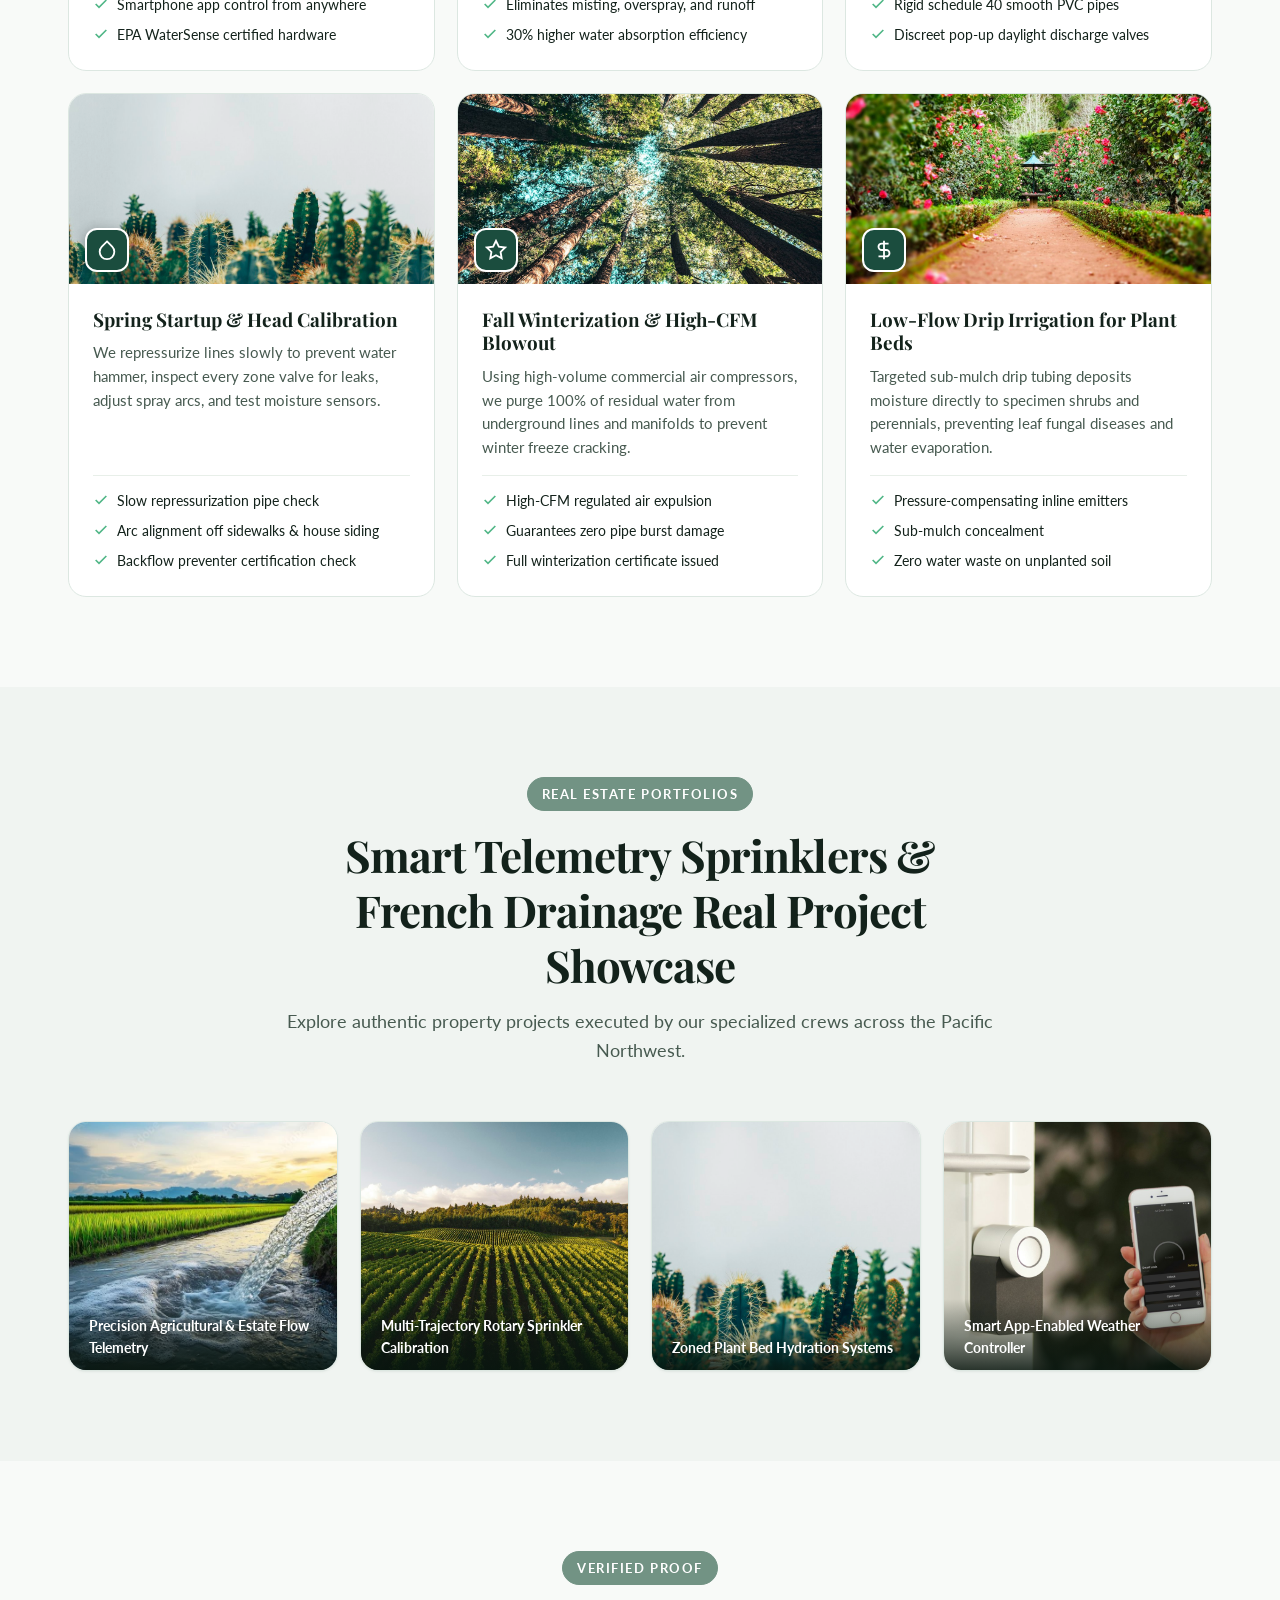
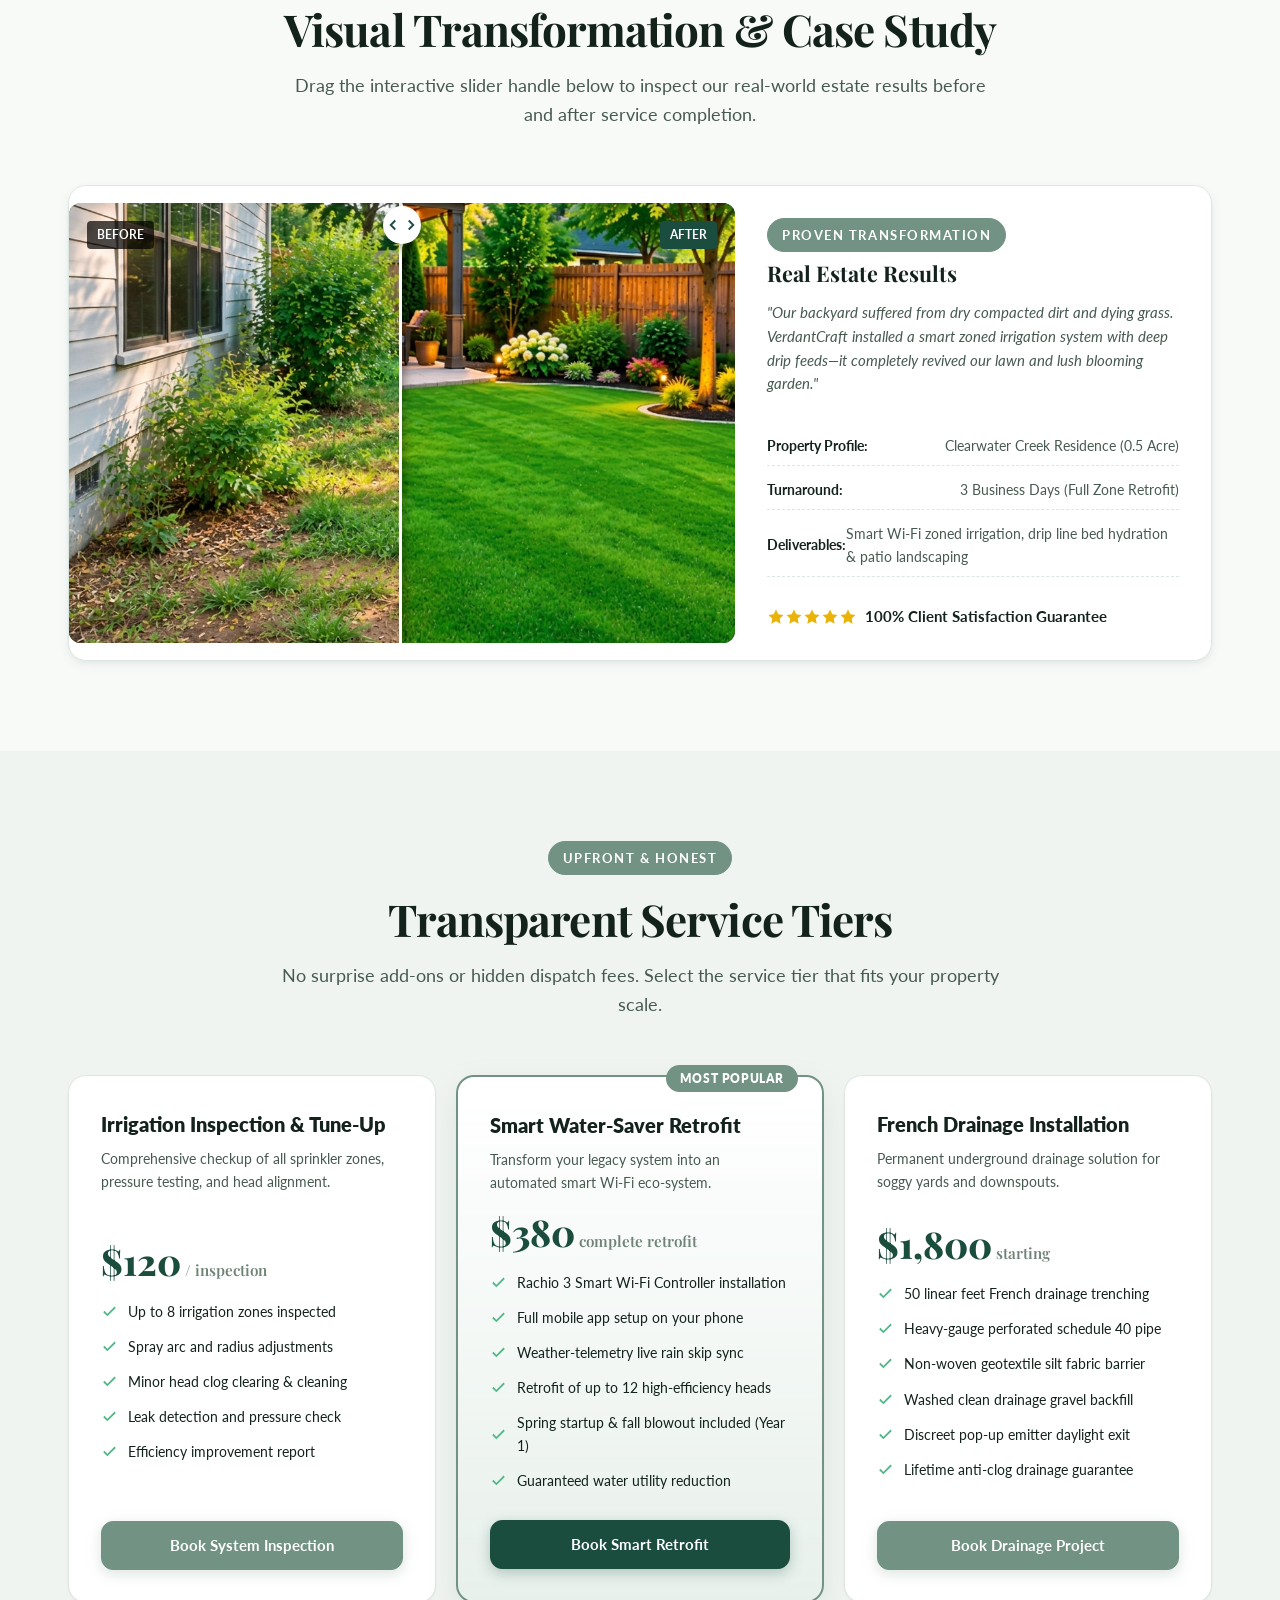
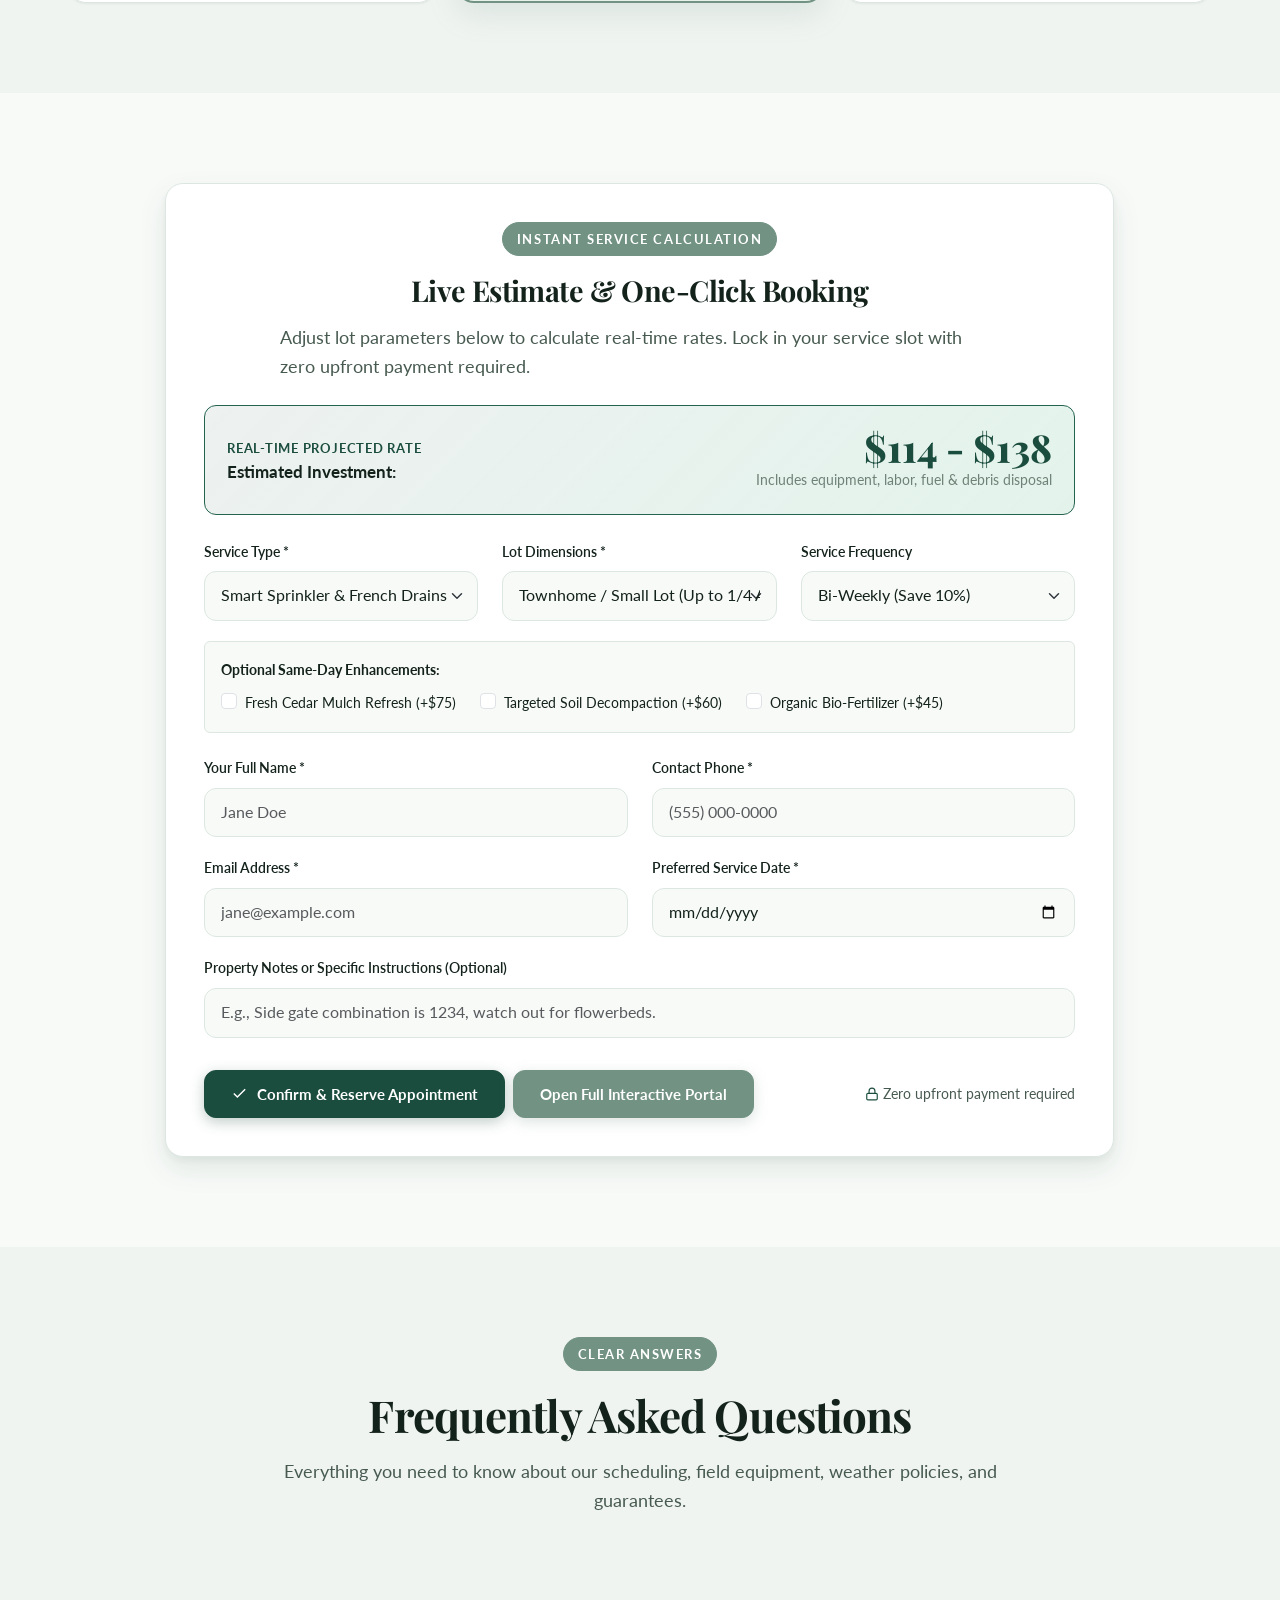
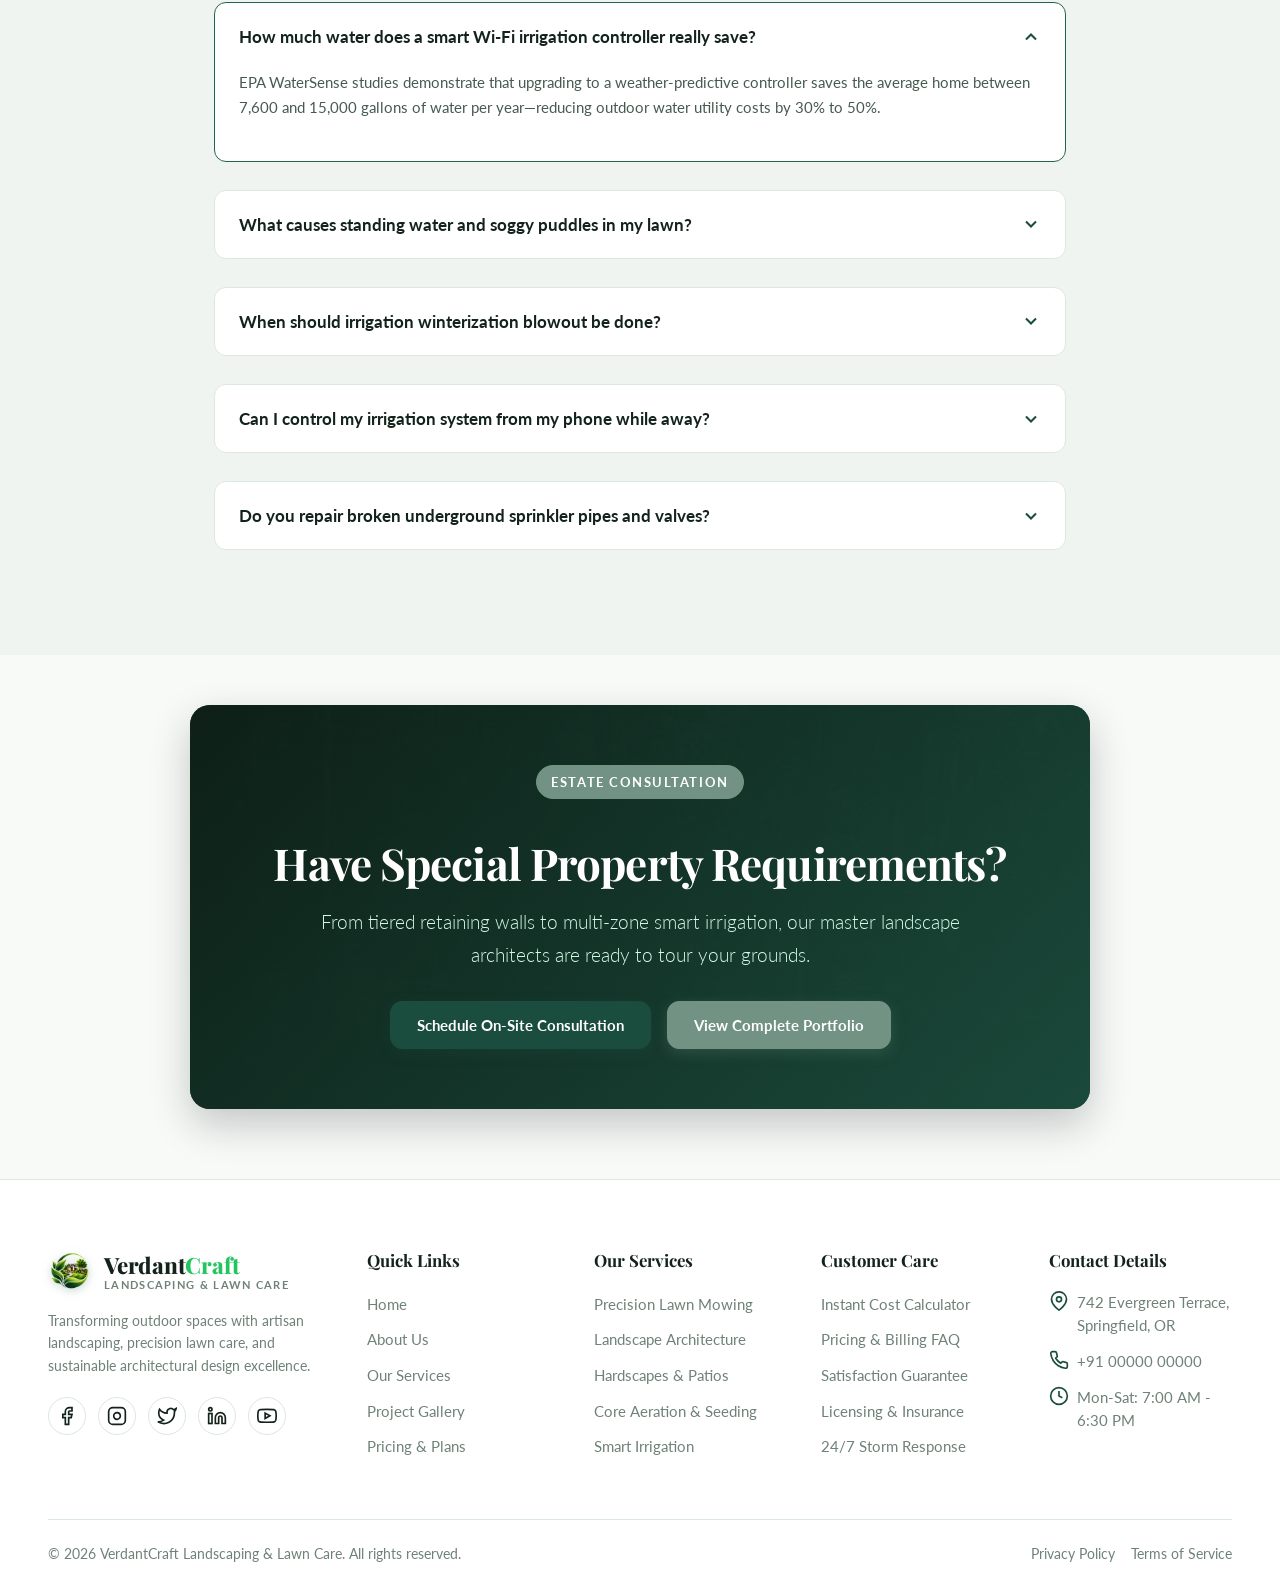
<file: service-irrigation.html>
<!doctype html>
<html lang="en" dir="ltr" data-theme="light">
<head>
  <meta charset="utf-8">
  <meta name="viewport" content="width=device-width, initial-scale=1">
  <title>Smart Sprinklers & French Drainage Solutions | VerdantCraft</title>
  <meta name="description" content="Detailed service specifications, technical scopes, transparent pricing, 4-step execution workflow, and instant online booking for VerdantCraft lawn care and landscaping.">
  <meta name="color-scheme" content="light dark">

  <link rel="icon" href="favicon.ico" sizes="any">
  <link rel="icon" href="images/favicon.svg" type="image/svg+xml">
  <link rel="icon" type="image/png" sizes="16x16" href="images/favicon-16x16.png">
  <link rel="icon" type="image/png" sizes="32x32" href="images/favicon-32x32.png">
  <link rel="icon" type="image/png" sizes="48x48" href="images/favicon-48x48.png">
  <link rel="apple-touch-icon" href="images/apple-touch-icon.png">

  <link rel="preconnect" href="https://fonts.googleapis.com">
  <link rel="preconnect" href="https://fonts.gstatic.com" crossorigin>
  <link href="https://fonts.googleapis.com/css2?family=Lato:ital,wght@0,300;0,400;0,700;0,900;1,300;1,400;1,700&family=Playfair+Display:ital,wght@0,500;0,600;0,700;0,800;1,400;1,600&display=swap" rel="stylesheet">

  <link rel="stylesheet" href="bootstrap.min.css">
  <link rel="stylesheet" href="theme.css">
  <link rel="stylesheet" href="style.css">
  <link rel="stylesheet" href="service-detail.css">
  <link rel="stylesheet" href="responsive.css">
  <link rel="stylesheet" href="animations.css">

  <script src="config.js"></script>
  <script src="theme.js"></script>
  <script src="validation.js" defer></script>
  <script>window.DEFAULT_SERVICE = 'irrigation';</script>
  <script src="service-detail.js" defer></script>
  <script src="main.js" defer></script>
</head>
<body data-page="service-irrigation.html">
  <a class="skip-link" href="#main">Skip to main content</a>

  <header class="site-header">
    <div class="container header-row">
      <a class="brand" href="index.html" aria-label="VerdantCraft Home">
        <div class="brand-logo-badge">
          <img src="images/logo-light.png" alt="VerdantCraft Logo" class="brand-logo-img theme-logo-light">
          <img src="images/logo-dark.png" alt="VerdantCraft Logo" class="brand-logo-img theme-logo-dark">
        </div>
        <div>
          <span class="brand-name">Verdant<span>Craft</span></span>
          <span class="brand-sub">LANDSCAPING &amp; LAWN CARE</span>
        </div>
      </a>

      <nav class="site-nav" id="main-nav" aria-label="Main Navigation">
        <div class="nav-item-dropdown">
          <a href="index.html" class="nav-link nav-dropdown-toggle" aria-haspopup="true" aria-expanded="false">
            <span>Home</span>
            <svg class="dropdown-chevron" viewBox="0 0 24 24" fill="none" stroke="currentColor" stroke-width="2.2" stroke-linecap="round" stroke-linejoin="round" aria-hidden="true"><polyline points="6 9 12 15 18 9"/></svg>
          </a>
          <div class="dropdown-menu-custom" role="menu">
            <a href="index.html" class="dropdown-item-custom" role="menuitem">
              <span class="dropdown-item-title">Home 1</span>
              <span class="dropdown-item-desc">Living Sanctuary (Residential)</span>
            </a>
            <a href="index-2.html" class="dropdown-item-custom" role="menuitem">
              <span class="dropdown-item-title">Home 2</span>
              <span class="dropdown-item-desc">Architectural Estates &amp; Commercial</span>
            </a>
          </div>
        </div>
        <a href="about.html" class="nav-link">About</a>
        <a href="services.html" class="nav-link active">Services</a>
        <a href="gallery.html" class="nav-link">Gallery</a>
        <a href="pricing.html" class="nav-link">Pricing</a>
        <a href="contact.html" class="nav-link">Contact</a>
      </nav>

      <div class="header-actions">
        <button type="button" class="dir-btn direction-control" title="Click to change to RTL" aria-label="Toggle text direction">
          <span class="dir-text">RTL</span>
        </button>

        <button type="button" class="icon-btn theme-control" title="Switch theme" aria-label="Toggle dark mode">
          <svg class="nav-icon" viewBox="0 0 24 24" fill="none" stroke="currentColor" stroke-width="1.8">
            <circle cx="12" cy="12" r="4"/>
          </svg>
        </button>

        <a href="contact.html" class="btn btn-primary d-none d-sm-inline-flex">
          <svg class="icon" viewBox="0 0 24 24" fill="none" stroke="currentColor" stroke-width="2"><path d="M22 16.92v3a2 2 0 0 1-2.18 2 19.79 19.79 0 0 1-8.63-3.07 19.5 19.5 0 0 1-6-6 19.79 19.79 0 0 1-3.07-8.67A2 2 0 0 1 4.11 2h3a2 2 0 0 1 2 1.72 12.84 12.84 0 0 0 .7 2.81 2 2 0 0 1-.45 2.11L8.09 9.91a16 16 0 0 0 6 6l1.27-1.27a2 2 0 0 1 2.11-.45 12.84 12.84 0 0 0 2.81.7A2 2 0 0 1 22 16.92z"/></svg>
          <span>Get Free Quote</span>
        </a>

        <button type="button" class="menu-toggle" aria-label="Toggle navigation menu" aria-expanded="false">
          <svg class="nav-icon" viewBox="0 0 24 24" fill="none" stroke="currentColor" stroke-width="2.8" stroke-linecap="round"><line x1="3" y1="12" x2="21" y2="12"/><line x1="3" y1="6" x2="21" y2="6"/><line x1="3" y1="18" x2="21" y2="18"/></svg>
        </button>
      </div>
    </div>
  </header>

  <main id="main">

    <section class="sd-hero" aria-label="Service Details Hero">
      <div class="sd-hero-bg">
        <img id="sd-hero-bg-img" src="images/photo-1563245372-f21724e3856d.jpg" alt="VerdantCraft luxury lawn care service" class="sd-hero-bg-img">
        <div class="sd-hero-overlay"></div>
      </div>
      <div class="container sd-hero-content text-center" data-reveal="fade-up">
        <div class="row justify-content-center">
          <div class="col-lg-10 col-xl-9">
            <span id="sd-hero-eyebrow" class="eyebrow mx-auto">Weekly &amp; Bi-Weekly Turf Perfection</span>
            <h1 id="sd-hero-title" class="sd-hero-title">Precision Lawn Mowing &amp; Razor Edging</h1>
            <p id="sd-hero-lead" class="sd-hero-lead mx-auto" style="max-width: 780px;">
              Engineered turf care for discerning residential estates. We utilize commercial electric walk and stand-on mowers with daily-sharpened mulching blades, delivering a surgical 90-degree edge, uniform stripe patterns, and zero turf fiber tearing.
            </p>

            <div id="sd-hero-badges" class="sd-hero-badges justify-content-center">

            </div>

            <div class="sd-hero-actions justify-content-center">
              <a href="#instant-estimator" class="btn btn-primary">
                <svg class="icon" viewBox="0 0 24 24" fill="none" stroke="currentColor" stroke-width="2"><path d="M22 16.92v3a2 2 0 0 1-2.18 2 19.79 19.79 0 0 1-8.63-3.07 19.5 19.5 0 0 1-6-6 19.79 19.79 0 0 1-3.07-8.67A2 2 0 0 1 4.11 2h3a2 2 0 0 1 2 1.72 12.84 12.84 0 0 0 .7 2.81 2 2 0 0 1-.45 2.11L8.09 9.91a16 16 0 0 0 6 6l1.27-1.27a2 2 0 0 1 2.11-.45 12.84 12.84 0 0 0 2.81.7A2 2 0 0 1 22 16.92z"/></svg>
                <span>Book This Service Online</span>
              </a>
              <a href="#pricing-matrix" class="btn btn-secondary">
                <svg class="icon" viewBox="0 0 24 24" fill="none" stroke="currentColor" stroke-width="2"><line x1="12" y1="1" x2="12" y2="23"/><path d="M17 5H9.5a3.5 3.5 0 0 0 0 7h5a3.5 3.5 0 0 1 0 7H6"/></svg>
                <span>Explore Pricing Plans</span>
              </a>
            </div>
          </div>
        </div>
      </div>
    </section>

    <section class="section" id="service-scope" aria-label="What's Included in This Service">
      <div class="container">
        <div class="section-header text-center" data-reveal>
          <span class="eyebrow">Comprehensive Execution</span>
          <h2 id="sd-scope-title">Full Technical Deliverables</h2>
          <p class="section-desc">
            Every service is carried out to surgical horticultural standards. No shortcuts, no damaged turf, and zero stray debris left behind.
          </p>
        </div>

        <div id="sd-scope-grid" class="sd-scope-grid" data-reveal>

        </div>
      </div>
    </section>

    <section class="section section-muted" id="sd-gallery-section" aria-label="Completed Project Photography Showcase">
      <div class="container">
        <div class="section-header text-center" data-reveal>
          <span class="eyebrow">Real Estate Portfolios</span>
          <h2 id="sd-gallery-title">Field Gallery &amp; Craftsmanship</h2>
          <p class="section-desc">
            Explore authentic property projects executed by our specialized crews across the Pacific Northwest.
          </p>
        </div>

        <div id="sd-gallery-grid" class="sd-gallery-grid" data-reveal>

        </div>
      </div>
    </section>

    <section class="section" aria-label="Before and After Transformation">
      <div class="container">
        <div class="section-header text-center" data-reveal>
          <span class="eyebrow">Verified Proof</span>
          <h2>Visual Transformation &amp; Case Study</h2>
          <p class="section-desc">
            Drag the interactive slider handle below to inspect our real-world estate results before and after service completion.
          </p>
        </div>

        <div id="sd-transformation-wrap" class="sd-transform-wrap" data-reveal>

        </div>
      </div>
    </section>

    <section class="section section-muted" id="pricing-matrix" aria-label="Service Pricing Plans">
      <div class="container">
        <div class="section-header text-center" data-reveal>
          <span class="eyebrow">Upfront &amp; Honest</span>
          <h2>Transparent Service Tiers</h2>
          <p class="section-desc">
            No surprise add-ons or hidden dispatch fees. Select the service tier that fits your property scale.
          </p>
        </div>

        <div id="sd-pricing-grid" class="sd-pricing-grid" data-reveal>

        </div>
      </div>
    </section>

    <section class="section" id="instant-estimator" aria-label="Instant Booking & Cost Estimator">
      <div class="container">
        <div class="row justify-content-center">
          <div class="col-lg-10">
            <div class="sd-booking-wrapper" data-reveal>
              <div class="section-header mb-4">
                <span class="eyebrow">Instant Service Calculation</span>
                <h2 style="font-size:1.8rem;">Live Estimate &amp; One-Click Booking</h2>
                <p class="section-desc mb-0" style="margin-left:0; text-align:left;">
                  Adjust lot parameters below to calculate real-time rates. Lock in your service slot with zero upfront payment required.
                </p>
              </div>

              <div class="sd-estimate-bar">
                <div>
                  <span style="font-size:0.8rem; font-weight:700; text-transform:uppercase; letter-spacing:0.06em; color:var(--primary);">Real-Time Projected Rate</span>
                  <div class="fw-bold" style="font-size:1.05rem; color:var(--text-main);">Estimated Investment:</div>
                </div>
                <div class="text-end">
                  <div id="sd-dynamic-price" class="sd-estimate-num">$45 - $65</div>
                  <small style="color:var(--text-muted);">Includes equipment, labor, fuel &amp; debris disposal</small>
                </div>
              </div>

              <form id="sd-quick-book-form" novalidate>
                <div class="row">
                  <div class="col-md-4 form-group">
                    <label for="sd-est-service" class="form-label">Service Type *</label>
                    <select id="sd-est-service" class="form-select" required>
                      <option value="mowing">Precision Lawn Mowing</option>
                      <option value="design">Landscape Design Consultation</option>
                      <option value="hardscapes">Hardscaping &amp; Patios</option>
                      <option value="aeration">Core Aeration &amp; Overseeding</option>
                      <option value="irrigation">Smart Sprinkler &amp; French Drains</option>
                      <option value="cleanups">Seasonal Yard Cleanup &amp; Mulch</option>
                    </select>
                  </div>

                  <div class="col-md-4 form-group">
                    <label for="sd-est-size" class="form-label">Lot Dimensions *</label>
                    <select id="sd-est-size" class="form-select" required>
                      <option value="small" selected>Townhome / Small Lot (Up to 1/4 Acre)</option>
                      <option value="medium">Suburban Lot (1/4 to 1/2 Acre)</option>
                      <option value="large">Spacious Lot (1/2 to 1 Acre)</option>
                      <option value="estate">Grand Estate (1 to 2+ Acres)</option>
                    </select>
                  </div>

                  <div class="col-md-4 form-group">
                    <label for="sd-est-freq" class="form-label">Service Frequency</label>
                    <select id="sd-est-freq" class="form-select">
                      <option value="weekly">Weekly (Save 15%)</option>
                      <option value="biweekly" selected>Bi-Weekly (Save 10%)</option>
                      <option value="onetime">One-Time Project</option>
                    </select>
                  </div>
                </div>

                <div class="p-3 mb-4 rounded" style="background:var(--bg-body); border:1px solid var(--border-color);">
                  <div class="fw-bold mb-2" style="font-size:0.9rem; color:var(--text-main);">Optional Same-Day Enhancements:</div>
                  <div class="d-flex flex-wrap gap-4">
                    <div class="form-check">
                      <input class="form-check-input" type="checkbox" id="sd-est-addon-mulch">
                      <label class="form-check-label" for="sd-est-addon-mulch" style="font-size:0.88rem;">
                        Fresh Cedar Mulch Refresh (+$75)
                      </label>
                    </div>
                    <div class="form-check">
                      <input class="form-check-input" type="checkbox" id="sd-est-addon-aeration">
                      <label class="form-check-label" for="sd-est-addon-aeration" style="font-size:0.88rem;">
                        Targeted Soil Decompaction (+$60)
                      </label>
                    </div>
                    <div class="form-check">
                      <input class="form-check-input" type="checkbox" id="sd-est-addon-fertilizer">
                      <label class="form-check-label" for="sd-est-addon-fertilizer" style="font-size:0.88rem;">
                        Organic Bio-Fertilizer (+$45)
                      </label>
                    </div>
                  </div>
                </div>

                <div class="row">
                  <div class="col-md-6 form-group">
                    <label for="sd-est-name" class="form-label">Your Full Name *</label>
                    <input type="text" id="sd-est-name" class="form-control" placeholder="Jane Doe" required>
                  </div>
                  <div class="col-md-6 form-group">
                    <label for="sd-est-phone" class="form-label">Contact Phone *</label>
                    <input type="tel" id="sd-est-phone" class="form-control" placeholder="(555) 000-0000" required>
                  </div>
                </div>

                <div class="row">
                  <div class="col-md-6 form-group">
                    <label for="sd-est-email" class="form-label">Email Address *</label>
                    <input type="email" id="sd-est-email" class="form-control" placeholder="jane@example.com" required>
                  </div>
                  <div class="col-md-6 form-group">
                    <label for="sd-est-date" class="form-label">Preferred Service Date *</label>
                    <input type="date" id="sd-est-date" class="form-control" required>
                  </div>
                </div>

                <div class="form-group mb-4">
                  <label for="sd-est-notes" class="form-label">Property Notes or Specific Instructions (Optional)</label>
                  <input type="text" id="sd-est-notes" class="form-control" placeholder="E.g., Side gate combination is 1234, watch out for flowerbeds.">
                </div>

                <div class="d-flex flex-wrap align-items-center justify-content-between gap-3 pt-2">
                  <div class="d-flex gap-2">
                    <button type="submit" class="btn btn-primary">
                      <svg class="icon" viewBox="0 0 24 24" fill="none" stroke="currentColor" stroke-width="2"><polyline points="20 6 9 17 4 12"/></svg>
                      <span>Confirm &amp; Reserve Appointment</span>
                    </button>
                    <a href="book-now.html" class="btn btn-secondary">
                      <span>Open Full Interactive Portal</span>
                    </a>
                  </div>
                  <small class="text-muted d-flex align-items-center gap-1">
                    <svg class="icon text-primary" viewBox="0 0 24 24" fill="none" stroke="currentColor" stroke-width="2" style="width:14px;height:14px;"><rect x="3" y="11" width="18" height="11" rx="2" ry="2"/><path d="M7 11V7a5 5 0 0 1 10 0v4"/></svg>
                    <span>Zero upfront payment required</span>
                  </small>
                </div>
              </form>

              <div id="sd-booking-success" style="display:none; text-align:center; padding:36px; border:2px solid var(--primary, #1b4d3e); background:rgba(34,197,94,0.08); border-radius:var(--radius-lg);">
                <div style="width:60px; height:60px; border-radius:50%; background:var(--primary, #1b4d3e); color:#ffffff; display:inline-flex; align-items:center; justify-content:center; margin-bottom:16px;">
                  <svg style="width:30px;height:30px;" viewBox="0 0 24 24" fill="none" stroke="currentColor" stroke-width="3"><polyline points="20 6 9 17 4 12"/></svg>
                </div>
                <h3 style="color:var(--text-main); margin-bottom:8px;">Booking Reservation Received!</h3>
                <p style="color:var(--text-secondary); max-width:540px; margin:0 auto 20px;">
                  Thank you! Our dispatch supervisor has received your service reservation. You will receive an SMS confirmation and route arrival window within 15 minutes.
                </p>
                <div class="d-flex justify-content-center gap-2">
                  <a href="index.html" class="btn btn-primary">Return to Homepage</a>
                  <a href="contact.html" class="btn btn-secondary">Contact Dispatch Team</a>
                </div>
              </div>

            </div>
          </div>
        </div>
      </div>
    </section>

    <section class="section section-muted" aria-label="Frequently Asked Questions">
      <div class="container">
        <div class="section-header text-center" data-reveal>
          <span class="eyebrow">Clear Answers</span>
          <h2>Frequently Asked Questions</h2>
          <p class="section-desc">
            Everything you need to know about our scheduling, field equipment, weather policies, and guarantees.
          </p>
        </div>

        <div class="row justify-content-center">
          <div class="col-lg-9">
            <div id="sd-faq-accordion" class="sd-faq-accordion" data-reveal>

            </div>
          </div>
        </div>
      </div>
    </section>

    <section class="cta-banner-lush" style="background-image: linear-gradient(rgba(17, 46, 36, 0.88), rgba(17, 46, 36, 0.94)), url('images/photo-1516214104703-d870798883c5.jpg');">
      <div class="container text-center" data-reveal>
        <span class="eyebrow" style="background: rgba(255,255,255,0.18); color: #86efac;">Estate Consultation</span>
        <h2 style="color:#ffffff; margin: 20px 0 16px;">Have Special Property Requirements?</h2>
        <p class="lead" style="color: #d1fae5; max-width: 650px; margin: 0 auto 30px;">
          From tiered retaining walls to multi-zone smart irrigation, our master landscape architects are ready to tour your grounds.
        </p>
        <div class="d-flex justify-content-center flex-wrap gap-3">
          <a href="contact.html" class="btn btn-primary">Schedule On-Site Consultation</a>
          <a href="gallery.html" class="btn btn-secondary">View Complete Portfolio</a>
        </div>
      </div>
    </section>
  </main>

  <footer class="site-footer">
    <div class="container">
      <div class="footer-grid">
        <div class="footer-about">
          <a class="brand" href="index.html" style="margin-bottom: 16px;" aria-label="VerdantCraft Home">
            <div class="brand-logo-badge">
              <img src="images/logo-light.png" alt="VerdantCraft Logo" class="brand-logo-img theme-logo-light">
              <img src="images/logo-dark.png" alt="VerdantCraft Logo" class="brand-logo-img theme-logo-dark">
            </div>
            <div>
              <span class="brand-name">Verdant<span>Craft</span></span>
              <span class="brand-sub">LANDSCAPING &amp; LAWN CARE</span>
            </div>
          </a>
          <p>Transforming outdoor spaces with artisan landscaping, precision lawn care, and sustainable architectural design excellence.</p>
           <div class="footer-social-links">
            <a href="https://facebook.com" aria-label="Facebook"><svg class="icon" viewBox="0 0 24 24" fill="none" stroke="currentColor" stroke-width="2"><path d="M18 2h-3a5 5 0 0 0-5 5v3H7v4h3v8h4v-8h3l1-4h-4V7a1 1 0 0 1 1-1h3z"/></svg></a>
            <a href="https://instagram.com" aria-label="Instagram"><svg class="icon" viewBox="0 0 24 24" fill="none" stroke="currentColor" stroke-width="2"><rect x="2" y="2" width="20" height="20" rx="5" ry="5"/><path d="M16 11.37A4 4 0 1 1 12.63 8 4 4 0 0 1 16 11.37z"/><line x1="17.5" y1="6.5" x2="17.51" y2="6.5"/></svg></a>
            <a href="https://x.com" aria-label="X (Twitter)"><svg class="icon" viewBox="0 0 24 24" fill="none" stroke="currentColor" stroke-width="2"><path d="M23 3a10.9 10.9 0 0 1-3.14 1.53 4.48 4.48 0 0 0-7.86 3v1A10.66 10.66 0 0 1 3 4s-4 9 5 13a11.64 11.64 0 0 1-7 2c9 5 20 0 20-11.5a4.5 4.5 0 0 0-.08-.83A7.72 7.72 0 0 0 23 3z"/></svg></a>
            <a href="https://linkedin.com" aria-label="LinkedIn"><svg class="icon" viewBox="0 0 24 24" fill="none" stroke="currentColor" stroke-width="2"><path d="M16 8a6 6 0 0 1 6 6v7h-4v-7a2 2 0 0 0-2-2 2 2 0 0 0-2 2v7h-4v-7a6 6 0 0 1 6-6z"/><rect x="2" y="9" width="4" height="12"/><circle cx="4" cy="4" r="2"/></svg></a>
            <a href="https://youtube.com" aria-label="YouTube"><svg class="icon" viewBox="0 0 24 24" fill="none" stroke="currentColor" stroke-width="2"><path d="M22.54 6.42a2.78 2.78 0 0 0-1.94-2C18.88 4 12 4 12 4s-6.88 0-8.6.46a2.78 2.78 0 0 0-1.94 2A29 29 0 0 0 1 11.75a29 29 0 0 0 .46 5.33A2.78 2.78 0 0 0 3.4 19c1.72.46 8.6.46 8.6.46s6.88 0 8.6-.46a2.78 2.78 0 0 0 1.94-2 29 29 0 0 0 .46-5.25 29 29 0 0 0-.46-5.33z"/><polygon points="9.75 15.02 15.5 11.75 9.75 8.48 9.75 15.02"/></svg></a>
          </div>
        </div>

        <div class="footer-col">
          <h4>Quick Links</h4>
          <ul class="footer-links">
           <li><a href="index.html">Home</a></li>
            <li><a href="about.html">About Us</a></li>
            <li><a href="services.html">Our Services</a></li>
            <li><a href="gallery.html">Project Gallery</a></li>
            <li><a href="pricing.html">Pricing &amp; Plans</a></li>
          </ul>
        </div>

        <div class="footer-col">
          <h4>Our Services</h4>
          <ul class="footer-links">
            <li><a href="service-detail.html?service=mowing">Precision Lawn Mowing</a></li>
            <li><a href="service-detail.html?service=design">Landscape Architecture</a></li>
            <li><a href="service-detail.html?service=hardscapes">Hardscapes &amp; Patios</a></li>
            <li><a href="service-detail.html?service=aeration">Core Aeration &amp; Seeding</a></li>
            <li><a href="service-detail.html?service=irrigation">Smart Irrigation</a></li>
          </ul>
        </div>

        <div class="footer-col">
          <h4>Customer Care</h4>
          <ul class="footer-links">
            <li><a href="pricing.html#calculator">Instant Cost Calculator</a></li>
            <li><a href="pricing.html#faq">Pricing &amp; Billing FAQ</a></li>
            <li><a href="about.html#values">Satisfaction Guarantee</a></li>
            <li><a href="about.html#accreditations">Licensing &amp; Insurance</a></li>
            <li><a href="contact.html#emergency">24/7 Storm Response</a></li>
          </ul>
        </div>

        <div class="footer-col">
          <h4>Contact Details</h4>
          <ul class="footer-links footer-contact-list">
            <li style="display:flex; gap:8px; margin-bottom:12px;">
              <svg class="icon" viewBox="0 0 24 24" fill="none" stroke="currentColor" stroke-width="2"><path d="M21 10c0 7-9 13-9 13s-9-6-9-13a9 9 0 0 1 18 0z"/><circle cx="12" cy="10" r="3"/></svg>
              <span>742 Evergreen Terrace, Springfield, OR</span>
            </li>
            <li style="display:flex; gap:8px; margin-bottom:12px;">
              <svg class="icon" viewBox="0 0 24 24" fill="none" stroke="currentColor" stroke-width="2"><path d="M22 16.92v3a2 2 0 0 1-2.18 2 19.79 19.79 0 0 1-8.63-3.07 19.5 19.5 0 0 1-6-6 19.79 19.79 0 0 1-3.07-8.67A2 2 0 0 1 4.11 2h3a2 2 0 0 1 2 1.72 12.84 12.84 0 0 0 .7 2.81 2 2 0 0 1-.45 2.11L8.09 9.91a16 16 0 0 0 6 6l1.27-1.27a2 2 0 0 1 2.11-.45 12.84 12.84 0 0 0 2.81.7A2 2 0 0 1 22 16.92z"/></svg>
              <span>+91 00000 00000</span>
            </li>
            <li style="display:flex; gap:8px;">
              <svg class="icon" viewBox="0 0 24 24" fill="none" stroke="currentColor" stroke-width="2"><circle cx="12" cy="12" r="10"/><polyline points="12 6 12 12 16 14"/></svg>
              <span>Mon-Sat: 7:00 AM - 6:30 PM</span>
            </li>
          </ul>
        </div>
      </div>

      <div class="footer-bottom">
        <div>&copy; 2026 VerdantCraft Landscaping &amp; Lawn Care. All rights reserved.</div>
        <div class="d-flex gap-3">
          <a href="#">Privacy Policy</a>
          <a href="#">Terms of Service</a>
        </div>
      </div>
    </div>
  </footer>
</body>
</html>
</file>
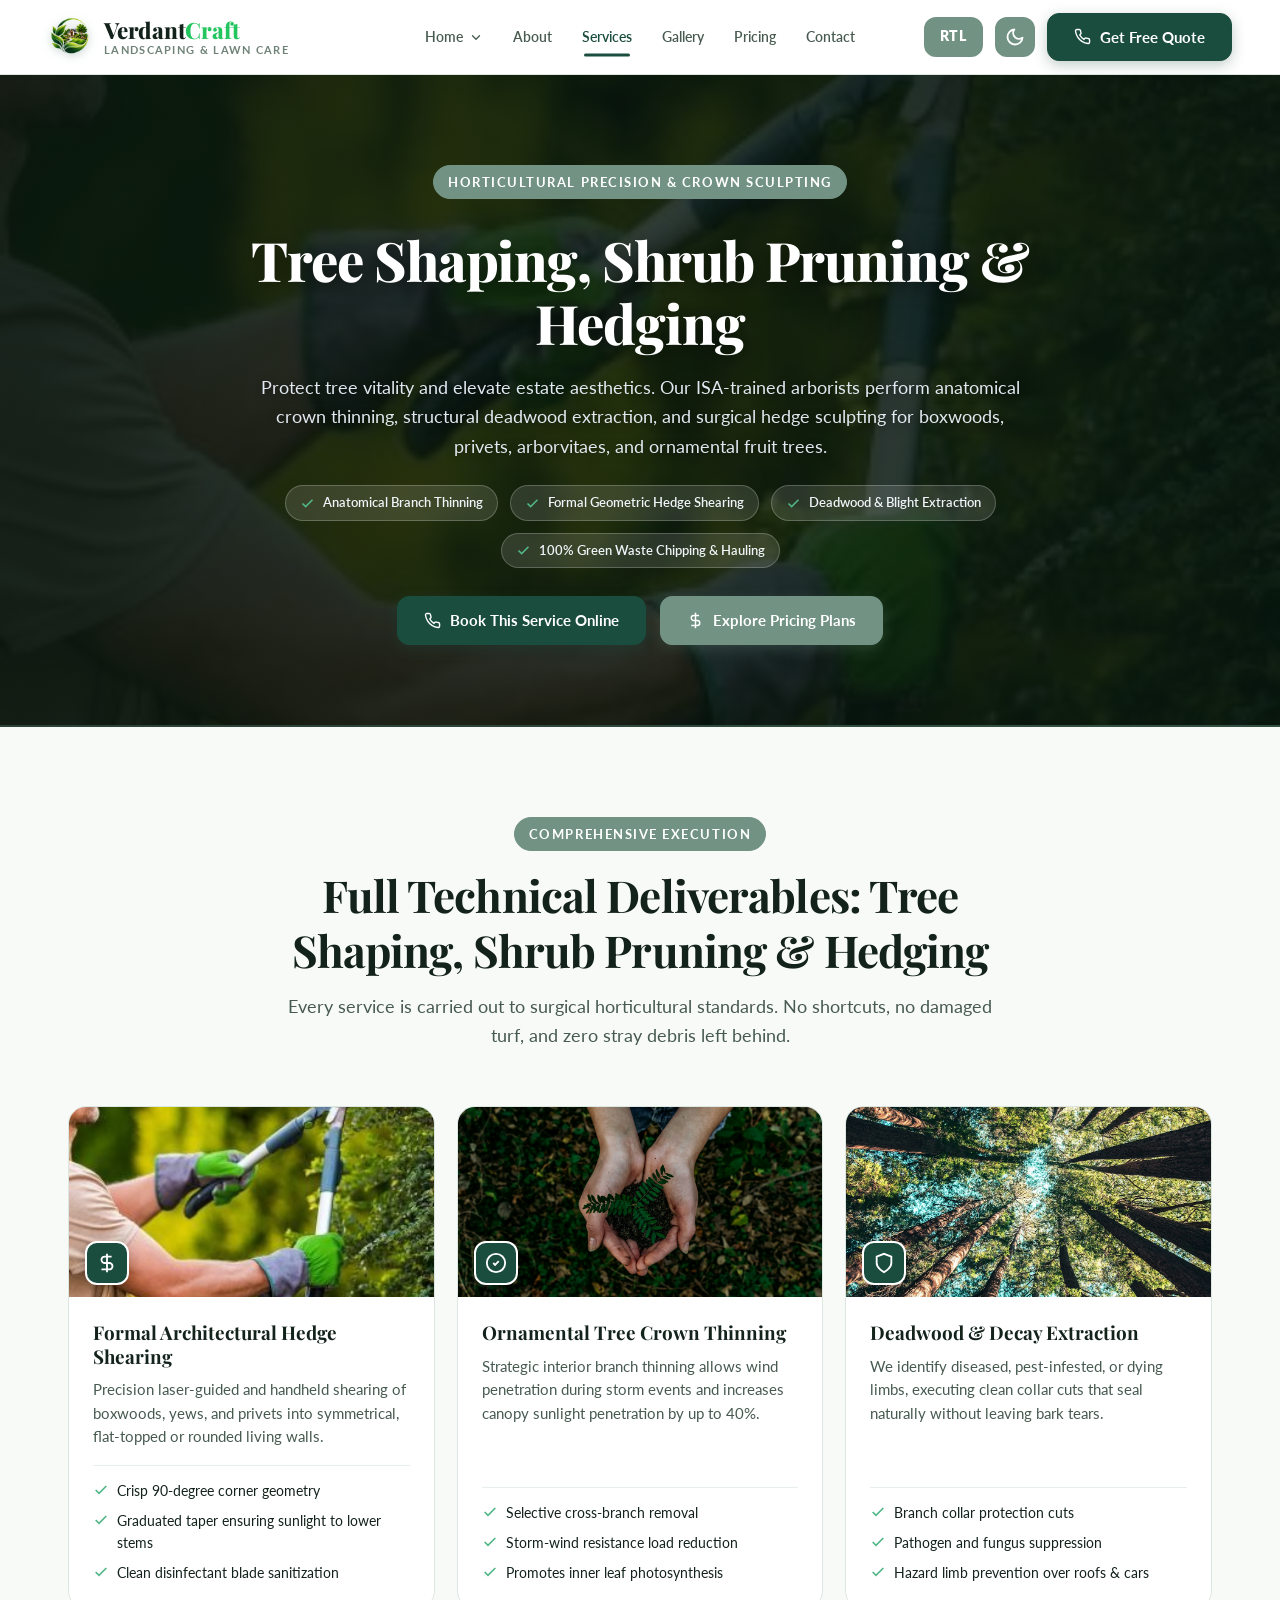
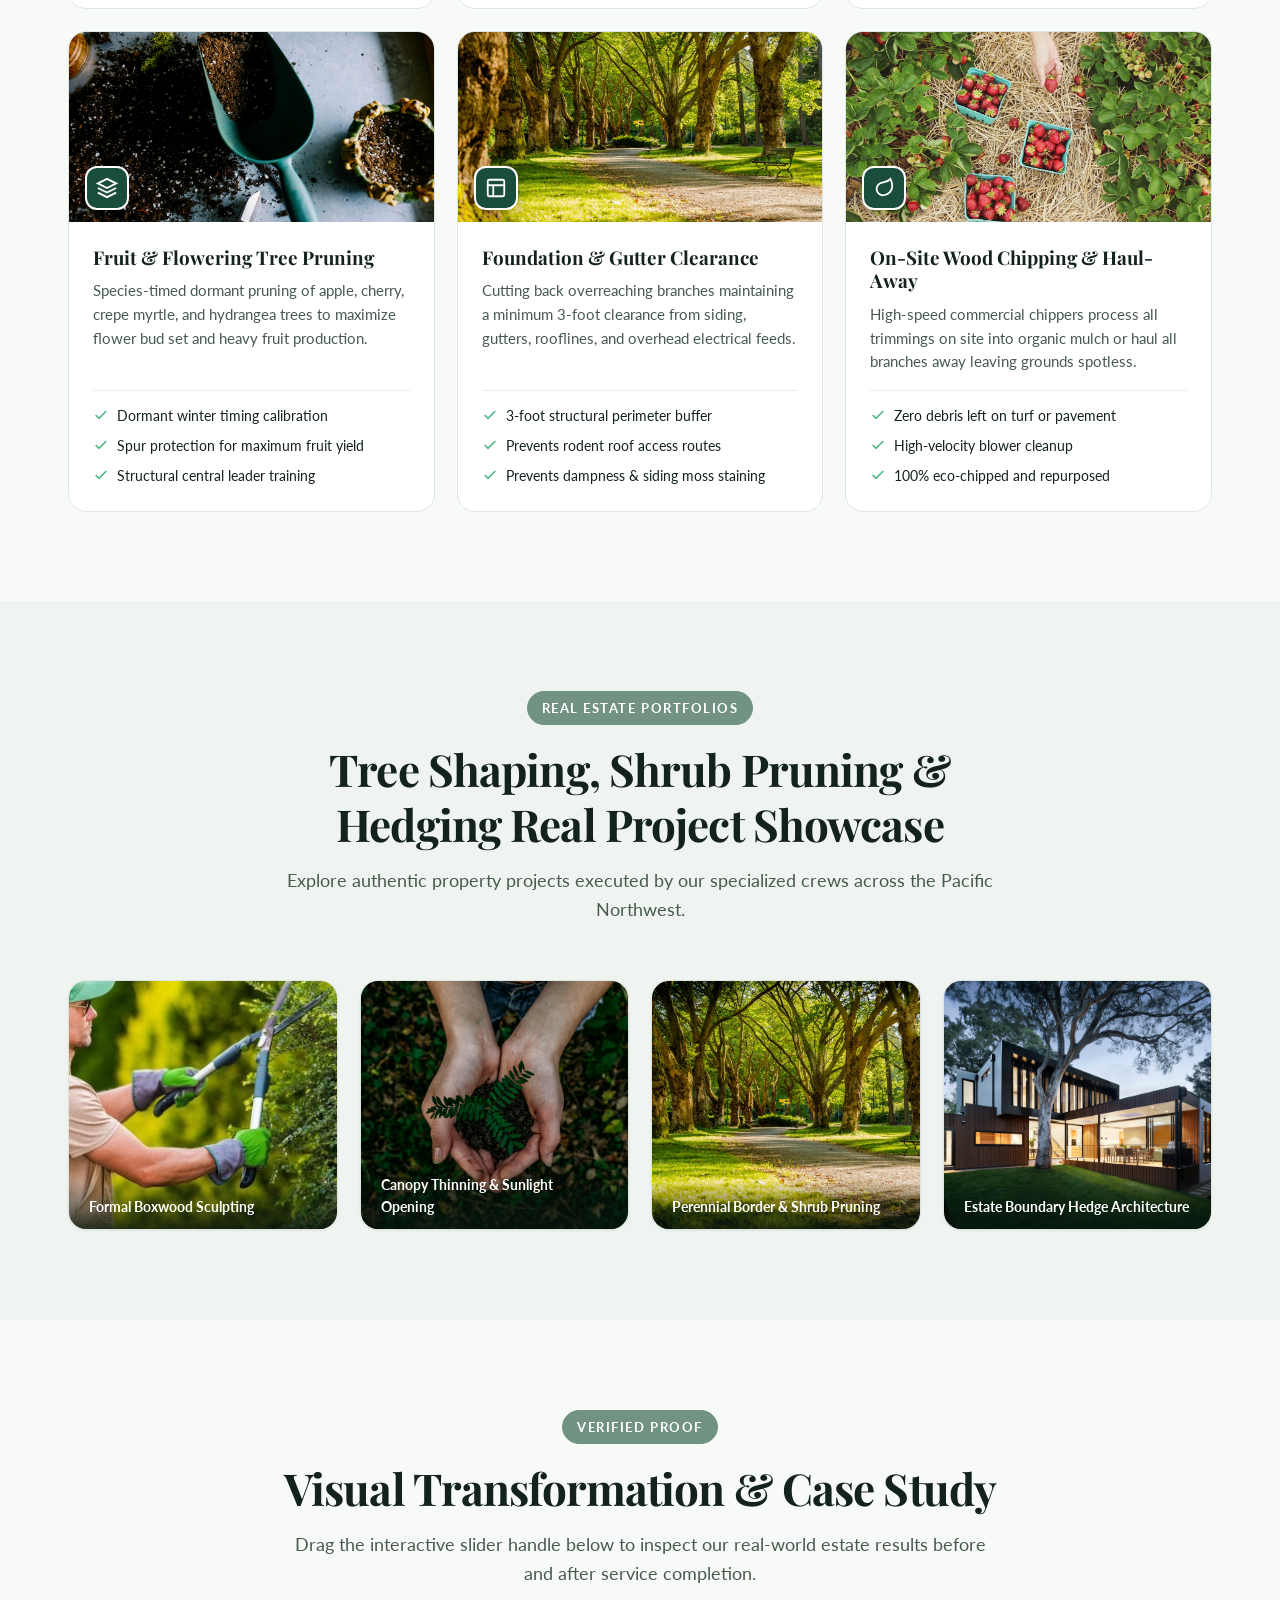
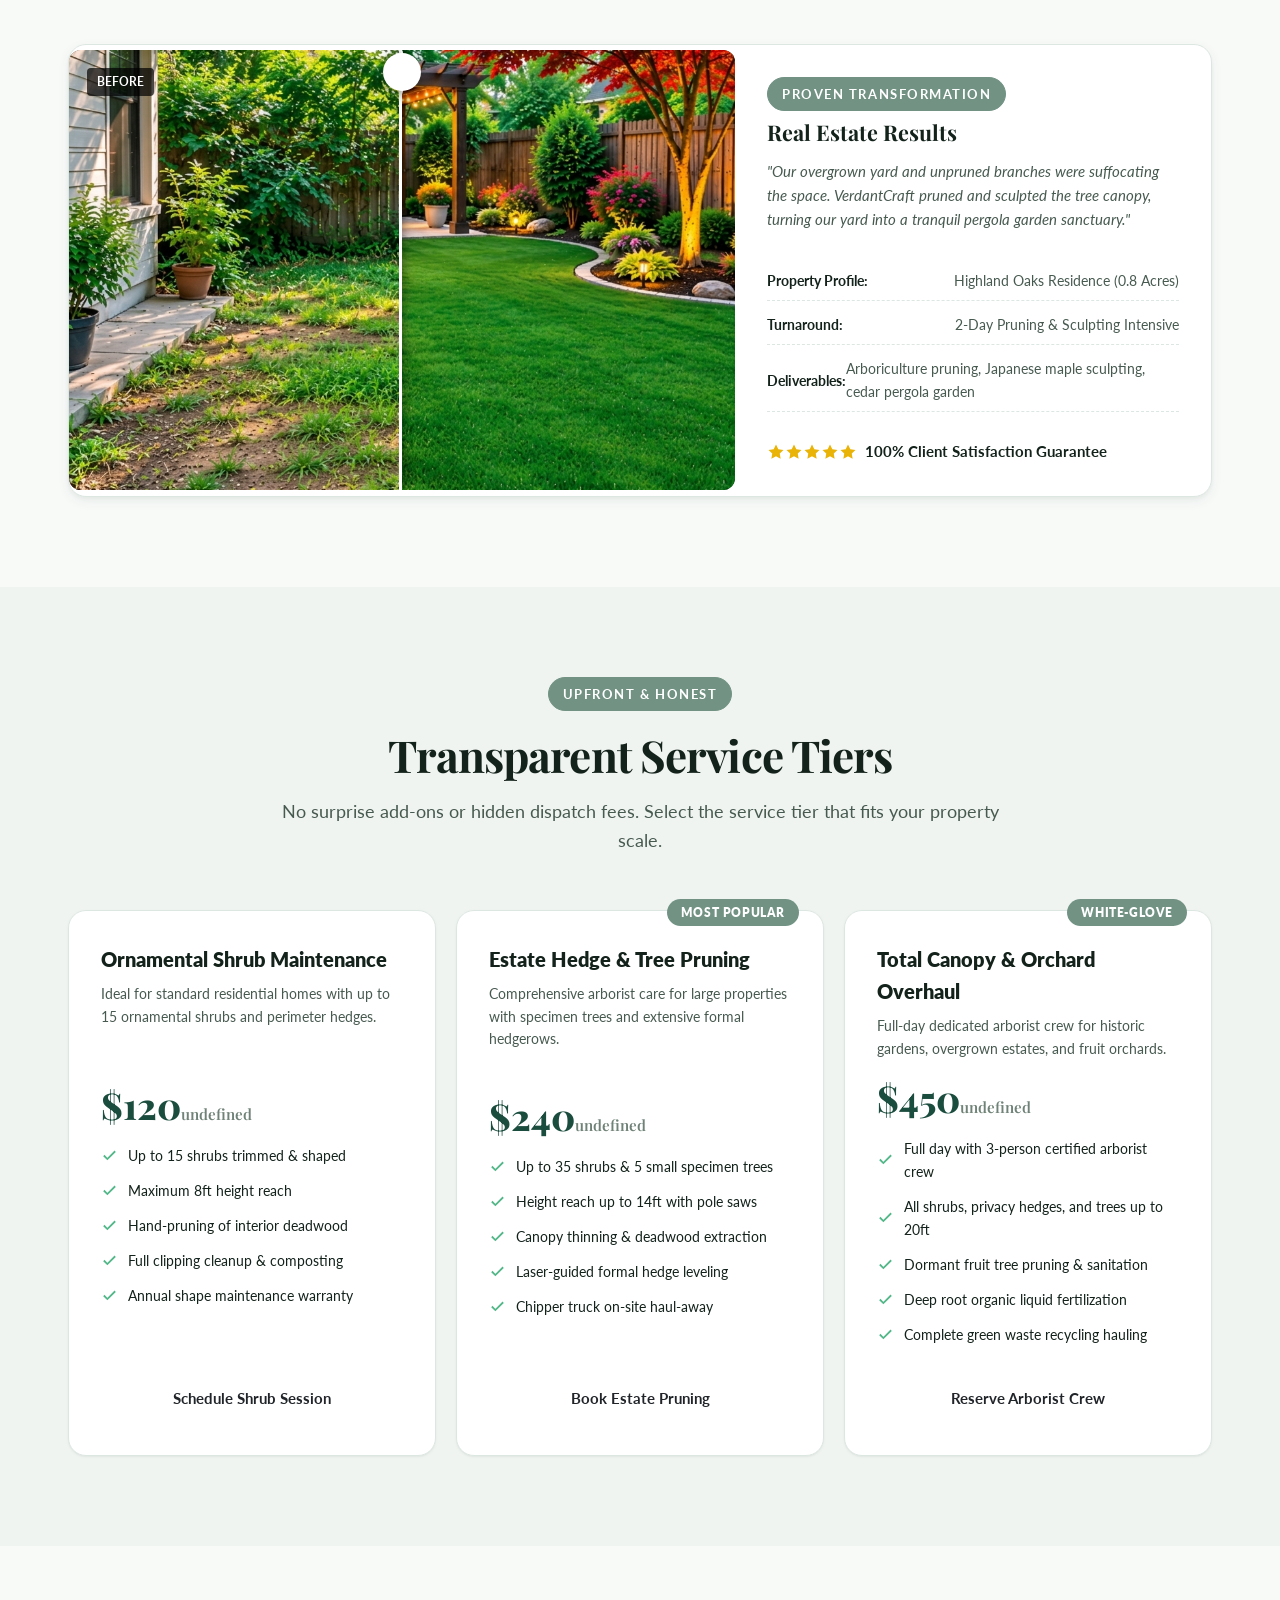
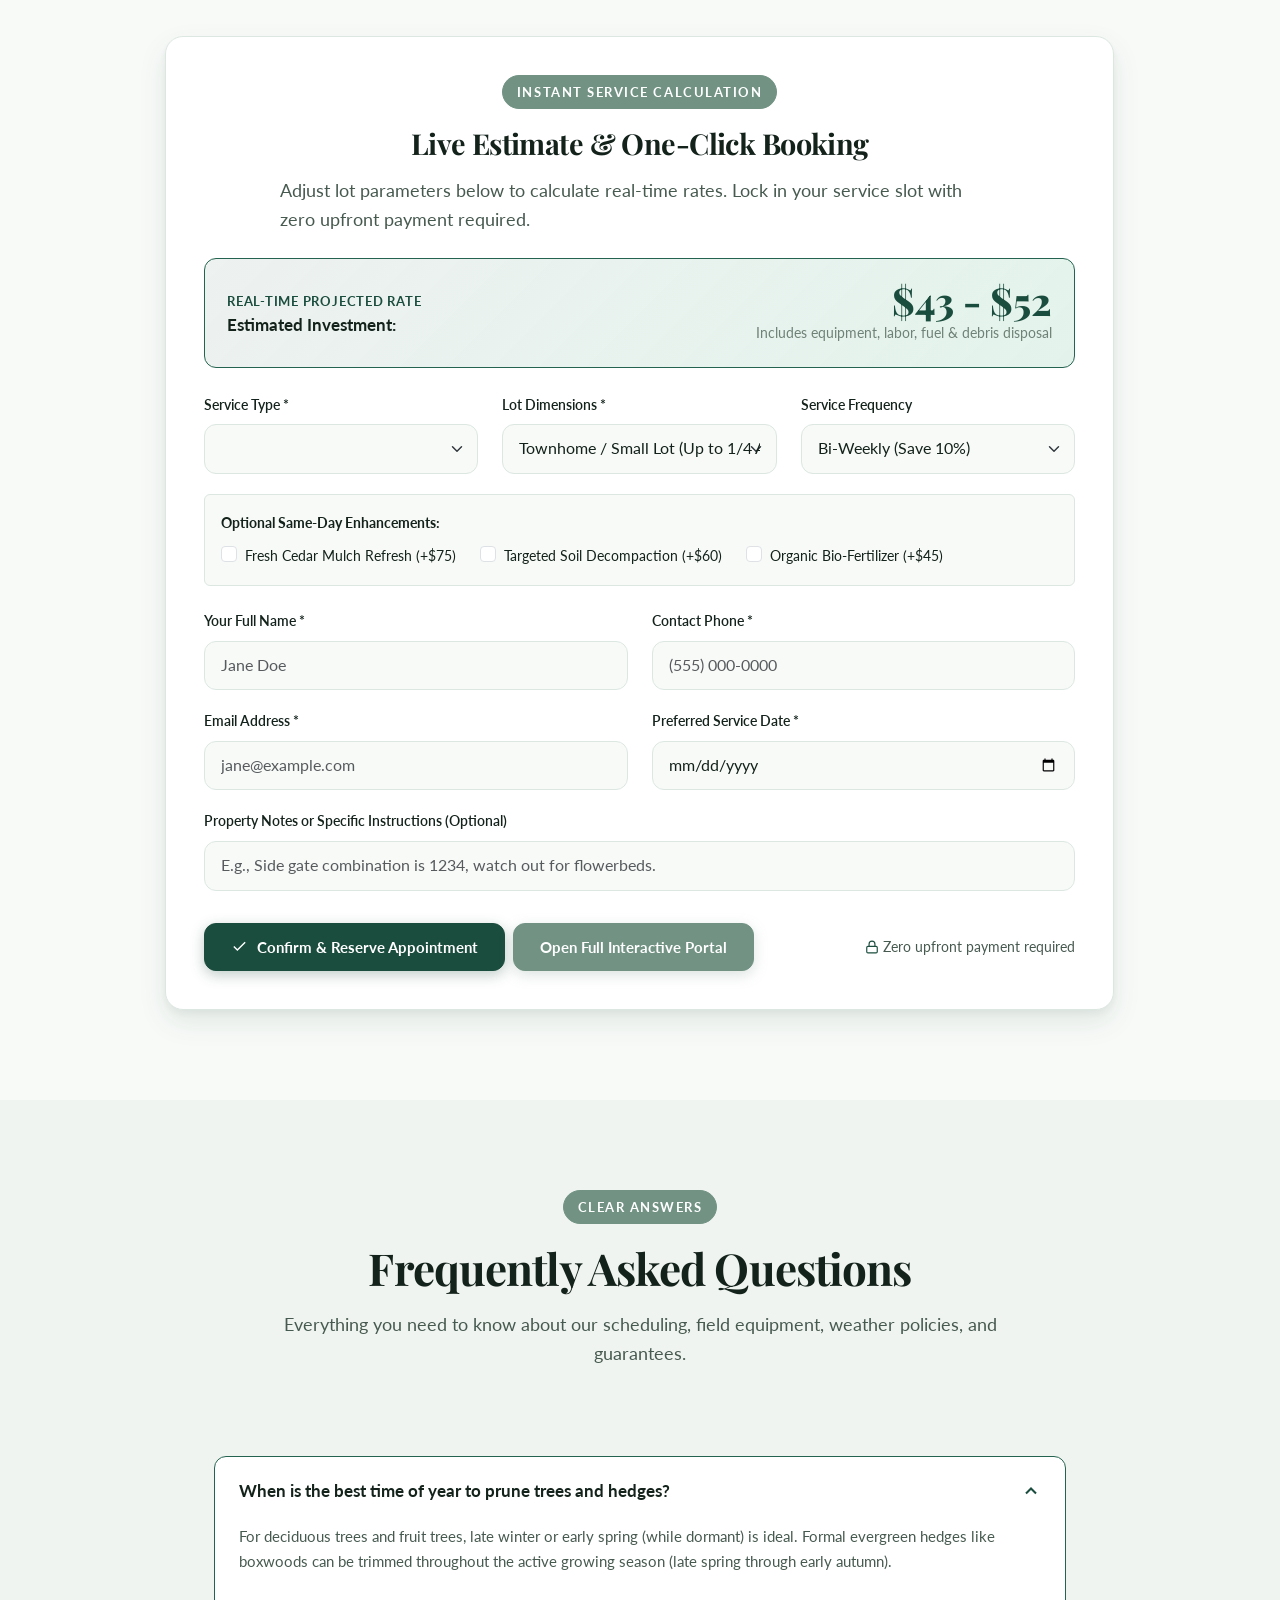
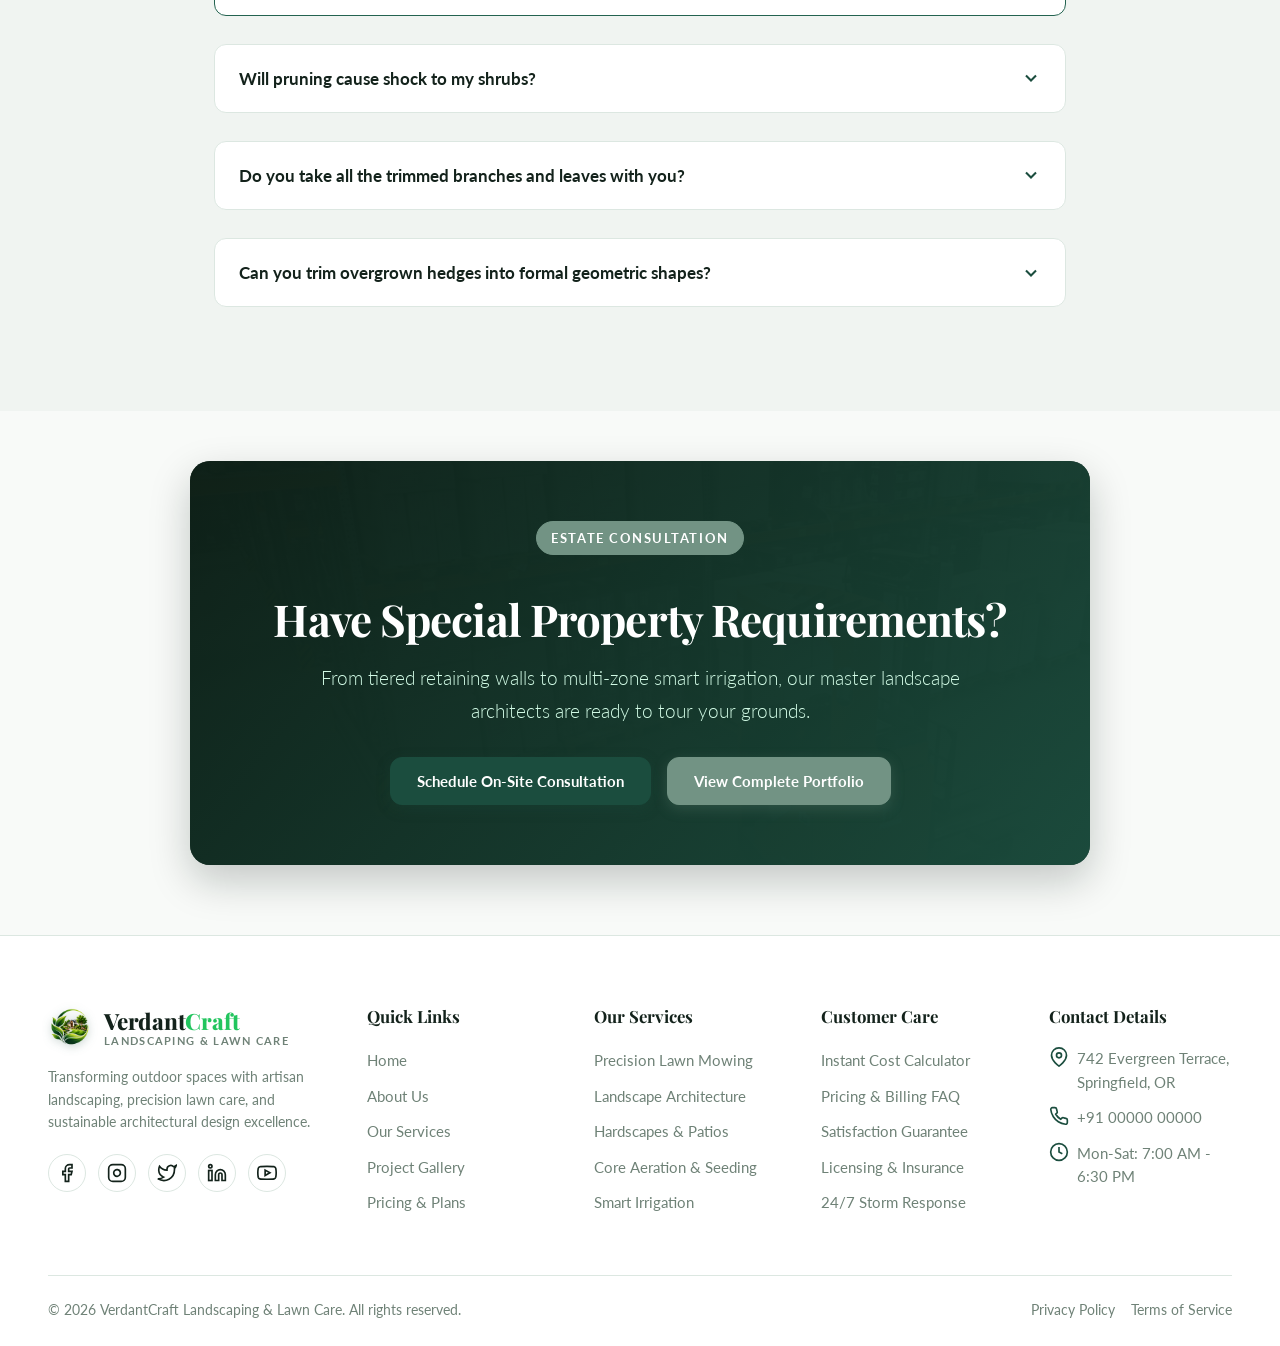
<file: service-trimming.html>
﻿<!doctype html>
<html lang="en" dir="ltr" data-theme="light">
<head>
  <meta charset="utf-8">
  <meta name="viewport" content="width=device-width, initial-scale=1">
  <title>Tree Shaping, Shrub Pruning & Hedging | VerdantCraft</title>
  <meta name="description" content="Detailed service specifications, technical scopes, transparent pricing, 4-step execution workflow, and instant online booking for VerdantCraft lawn care and landscaping.">
  <meta name="color-scheme" content="light dark">

  <link rel="icon" href="favicon.ico" sizes="any">
  <link rel="icon" href="images/favicon.svg" type="image/svg+xml">
  <link rel="icon" type="image/png" sizes="16x16" href="images/favicon-16x16.png">
  <link rel="icon" type="image/png" sizes="32x32" href="images/favicon-32x32.png">
  <link rel="icon" type="image/png" sizes="48x48" href="images/favicon-48x48.png">
  <link rel="apple-touch-icon" href="images/apple-touch-icon.png">

  <link rel="preconnect" href="https://fonts.googleapis.com">
  <link rel="preconnect" href="https://fonts.gstatic.com" crossorigin>
  <link href="https://fonts.googleapis.com/css2?family=Lato:ital,wght@0,300;0,400;0,700;0,900;1,300;1,400;1,700&family=Playfair+Display:ital,wght@0,500;0,600;0,700;0,800;1,400;1,600&display=swap" rel="stylesheet">

  <link rel="stylesheet" href="bootstrap.min.css">
  <link rel="stylesheet" href="theme.css">
  <link rel="stylesheet" href="style.css">
  <link rel="stylesheet" href="service-detail.css">
  <link rel="stylesheet" href="responsive.css">
  <link rel="stylesheet" href="animations.css">

  <script src="config.js"></script>
  <script src="theme.js"></script>
  <script src="validation.js" defer></script>
  <script>window.DEFAULT_SERVICE = 'trimming';</script>
  <script src="service-detail.js" defer></script>
  <script src="main.js" defer></script>
</head>
<body data-page="service-trimming.html">
  <a class="skip-link" href="#main">Skip to main content</a>

  <header class="site-header">
    <div class="container header-row">
      <a class="brand" href="index.html" aria-label="VerdantCraft Home">
        <div class="brand-logo-badge">
          <img src="images/logo-light.png" alt="VerdantCraft Logo" class="brand-logo-img theme-logo-light">
          <img src="images/logo-dark.png" alt="VerdantCraft Logo" class="brand-logo-img theme-logo-dark">
        </div>
        <div>
          <span class="brand-name">Verdant<span>Craft</span></span>
          <span class="brand-sub">LANDSCAPING &amp; LAWN CARE</span>
        </div>
      </a>

      <nav class="site-nav" id="main-nav" aria-label="Main Navigation">
        <div class="nav-item-dropdown">
          <a href="index.html" class="nav-link nav-dropdown-toggle" aria-haspopup="true" aria-expanded="false">
            <span>Home</span>
            <svg class="dropdown-chevron" viewBox="0 0 24 24" fill="none" stroke="currentColor" stroke-width="2.2" stroke-linecap="round" stroke-linejoin="round" aria-hidden="true"><polyline points="6 9 12 15 18 9"/></svg>
          </a>
          <div class="dropdown-menu-custom" role="menu">
            <a href="index.html" class="dropdown-item-custom" role="menuitem">
              <span class="dropdown-item-title">Home 1</span>
              <span class="dropdown-item-desc">Living Sanctuary (Residential)</span>
            </a>
            <a href="index-2.html" class="dropdown-item-custom" role="menuitem">
              <span class="dropdown-item-title">Home 2</span>
              <span class="dropdown-item-desc">Architectural Estates &amp; Commercial</span>
            </a>
          </div>
        </div>
        <a href="about.html" class="nav-link">About</a>
        <a href="services.html" class="nav-link active">Services</a>
        <a href="gallery.html" class="nav-link">Gallery</a>
        <a href="pricing.html" class="nav-link">Pricing</a>
        <a href="contact.html" class="nav-link">Contact</a>
      </nav>

      <div class="header-actions">
        <button type="button" class="dir-btn direction-control" title="Click to change to RTL" aria-label="Toggle text direction">
          <span class="dir-text">RTL</span>
        </button>

        <button type="button" class="icon-btn theme-control" title="Switch theme" aria-label="Toggle dark mode">
          <svg class="nav-icon" viewBox="0 0 24 24" fill="none" stroke="currentColor" stroke-width="1.8">
            <circle cx="12" cy="12" r="4"/>
          </svg>
        </button>

        <a href="contact.html" class="btn btn-primary d-none d-sm-inline-flex">
          <svg class="icon" viewBox="0 0 24 24" fill="none" stroke="currentColor" stroke-width="2"><path d="M22 16.92v3a2 2 0 0 1-2.18 2 19.79 19.79 0 0 1-8.63-3.07 19.5 19.5 0 0 1-6-6 19.79 19.79 0 0 1-3.07-8.67A2 2 0 0 1 4.11 2h3a2 2 0 0 1 2 1.72 12.84 12.84 0 0 0 .7 2.81 2 2 0 0 1-.45 2.11L8.09 9.91a16 16 0 0 0 6 6l1.27-1.27a2 2 0 0 1 2.11-.45 12.84 12.84 0 0 0 2.81.7A2 2 0 0 1 22 16.92z"/></svg>
          <span>Get Free Quote</span>
        </a>

        <button type="button" class="menu-toggle" aria-label="Toggle navigation menu" aria-expanded="false">
          <svg class="nav-icon" viewBox="0 0 24 24" fill="none" stroke="currentColor" stroke-width="2.8" stroke-linecap="round"><line x1="3" y1="12" x2="21" y2="12"/><line x1="3" y1="6" x2="21" y2="6"/><line x1="3" y1="18" x2="21" y2="18"/></svg>
        </button>
      </div>
    </div>
  </header>

  <main id="main">

    <section class="sd-hero" aria-label="Service Details Hero">
      <div class="sd-hero-bg">
        <img id="sd-hero-bg-img" src="images/photo-1598880940371-c756e015fea1.jpg" alt="VerdantCraft luxury lawn care service" class="sd-hero-bg-img">
        <div class="sd-hero-overlay"></div>
      </div>
      <div class="container sd-hero-content text-center" data-reveal="fade-up">
        <div class="row justify-content-center">
          <div class="col-lg-10 col-xl-9">
            <span id="sd-hero-eyebrow" class="eyebrow mx-auto">Weekly &amp; Bi-Weekly Turf Perfection</span>
            <h1 id="sd-hero-title" class="sd-hero-title">Precision Lawn Mowing &amp; Razor Edging</h1>
            <p id="sd-hero-lead" class="sd-hero-lead mx-auto" style="max-width: 780px;">
              Engineered turf care for discerning residential estates. We utilize commercial electric walk and stand-on mowers with daily-sharpened mulching blades, delivering a surgical 90-degree edge, uniform stripe patterns, and zero turf fiber tearing.
            </p>

            <div id="sd-hero-badges" class="sd-hero-badges justify-content-center">

            </div>

            <div class="sd-hero-actions justify-content-center">
              <a href="#instant-estimator" class="btn btn-primary">
                <svg class="icon" viewBox="0 0 24 24" fill="none" stroke="currentColor" stroke-width="2"><path d="M22 16.92v3a2 2 0 0 1-2.18 2 19.79 19.79 0 0 1-8.63-3.07 19.5 19.5 0 0 1-6-6 19.79 19.79 0 0 1-3.07-8.67A2 2 0 0 1 4.11 2h3a2 2 0 0 1 2 1.72 12.84 12.84 0 0 0 .7 2.81 2 2 0 0 1-.45 2.11L8.09 9.91a16 16 0 0 0 6 6l1.27-1.27a2 2 0 0 1 2.11-.45 12.84 12.84 0 0 0 2.81.7A2 2 0 0 1 22 16.92z"/></svg>
                <span>Book This Service Online</span>
              </a>
              <a href="#pricing-matrix" class="btn btn-secondary">
                <svg class="icon" viewBox="0 0 24 24" fill="none" stroke="currentColor" stroke-width="2"><line x1="12" y1="1" x2="12" y2="23"/><path d="M17 5H9.5a3.5 3.5 0 0 0 0 7h5a3.5 3.5 0 0 1 0 7H6"/></svg>
                <span>Explore Pricing Plans</span>
              </a>
            </div>
          </div>
        </div>
      </div>
    </section>

    <section class="section" id="service-scope" aria-label="What's Included in This Service">
      <div class="container">
        <div class="section-header text-center" data-reveal>
          <span class="eyebrow">Comprehensive Execution</span>
          <h2 id="sd-scope-title">Full Technical Deliverables</h2>
          <p class="section-desc">
            Every service is carried out to surgical horticultural standards. No shortcuts, no damaged turf, and zero stray debris left behind.
          </p>
        </div>

        <div id="sd-scope-grid" class="sd-scope-grid" data-reveal>

        </div>
      </div>
    </section>

    <section class="section section-muted" id="sd-gallery-section" aria-label="Completed Project Photography Showcase">
      <div class="container">
        <div class="section-header text-center" data-reveal>
          <span class="eyebrow">Real Estate Portfolios</span>
          <h2 id="sd-gallery-title">Field Gallery &amp; Craftsmanship</h2>
          <p class="section-desc">
            Explore authentic property projects executed by our specialized crews across the Pacific Northwest.
          </p>
        </div>

        <div id="sd-gallery-grid" class="sd-gallery-grid" data-reveal>

        </div>
      </div>
    </section>

    <section class="section" aria-label="Before and After Transformation">
      <div class="container">
        <div class="section-header text-center" data-reveal>
          <span class="eyebrow">Verified Proof</span>
          <h2>Visual Transformation &amp; Case Study</h2>
          <p class="section-desc">
            Drag the interactive slider handle below to inspect our real-world estate results before and after service completion.
          </p>
        </div>

        <div id="sd-transformation-wrap" class="sd-transform-wrap" data-reveal>

        </div>
      </div>
    </section>

    <section class="section section-muted" id="pricing-matrix" aria-label="Service Pricing Plans">
      <div class="container">
        <div class="section-header text-center" data-reveal>
          <span class="eyebrow">Upfront &amp; Honest</span>
          <h2>Transparent Service Tiers</h2>
          <p class="section-desc">
            No surprise add-ons or hidden dispatch fees. Select the service tier that fits your property scale.
          </p>
        </div>

        <div id="sd-pricing-grid" class="sd-pricing-grid" data-reveal>

        </div>
      </div>
    </section>

    <section class="section" id="instant-estimator" aria-label="Instant Booking & Cost Estimator">
      <div class="container">
        <div class="row justify-content-center">
          <div class="col-lg-10">
            <div class="sd-booking-wrapper" data-reveal>
              <div class="section-header mb-4">
                <span class="eyebrow">Instant Service Calculation</span>
                <h2 style="font-size:1.8rem;">Live Estimate &amp; One-Click Booking</h2>
                <p class="section-desc mb-0" style="margin-left:0; text-align:left;">
                  Adjust lot parameters below to calculate real-time rates. Lock in your service slot with zero upfront payment required.
                </p>
              </div>

              <div class="sd-estimate-bar">
                <div>
                  <span style="font-size:0.8rem; font-weight:700; text-transform:uppercase; letter-spacing:0.06em; color:var(--primary);">Real-Time Projected Rate</span>
                  <div class="fw-bold" style="font-size:1.05rem; color:var(--text-main);">Estimated Investment:</div>
                </div>
                <div class="text-end">
                  <div id="sd-dynamic-price" class="sd-estimate-num">$45 - $65</div>
                  <small style="color:var(--text-muted);">Includes equipment, labor, fuel &amp; debris disposal</small>
                </div>
              </div>

              <form id="sd-quick-book-form" novalidate>
                <div class="row">
                  <div class="col-md-4 form-group">
                    <label for="sd-est-service" class="form-label">Service Type *</label>
                    <select id="sd-est-service" class="form-select" required>
                      <option value="mowing">Precision Lawn Mowing</option>
                      <option value="design">Landscape Design Consultation</option>
                      <option value="hardscapes">Hardscaping &amp; Patios</option>
                      <option value="aeration">Core Aeration &amp; Overseeding</option>
                      <option value="irrigation">Smart Sprinkler &amp; French Drains</option>
                      <option value="cleanups">Seasonal Yard Cleanup &amp; Mulch</option>
                    </select>
                  </div>

                  <div class="col-md-4 form-group">
                    <label for="sd-est-size" class="form-label">Lot Dimensions *</label>
                    <select id="sd-est-size" class="form-select" required>
                      <option value="small" selected>Townhome / Small Lot (Up to 1/4 Acre)</option>
                      <option value="medium">Suburban Lot (1/4 to 1/2 Acre)</option>
                      <option value="large">Spacious Lot (1/2 to 1 Acre)</option>
                      <option value="estate">Grand Estate (1 to 2+ Acres)</option>
                    </select>
                  </div>

                  <div class="col-md-4 form-group">
                    <label for="sd-est-freq" class="form-label">Service Frequency</label>
                    <select id="sd-est-freq" class="form-select">
                      <option value="weekly">Weekly (Save 15%)</option>
                      <option value="biweekly" selected>Bi-Weekly (Save 10%)</option>
                      <option value="onetime">One-Time Project</option>
                    </select>
                  </div>
                </div>

                <div class="p-3 mb-4 rounded" style="background:var(--bg-body); border:1px solid var(--border-color);">
                  <div class="fw-bold mb-2" style="font-size:0.9rem; color:var(--text-main);">Optional Same-Day Enhancements:</div>
                  <div class="d-flex flex-wrap gap-4">
                    <div class="form-check">
                      <input class="form-check-input" type="checkbox" id="sd-est-addon-mulch">
                      <label class="form-check-label" for="sd-est-addon-mulch" style="font-size:0.88rem;">
                        Fresh Cedar Mulch Refresh (+$75)
                      </label>
                    </div>
                    <div class="form-check">
                      <input class="form-check-input" type="checkbox" id="sd-est-addon-aeration">
                      <label class="form-check-label" for="sd-est-addon-aeration" style="font-size:0.88rem;">
                        Targeted Soil Decompaction (+$60)
                      </label>
                    </div>
                    <div class="form-check">
                      <input class="form-check-input" type="checkbox" id="sd-est-addon-fertilizer">
                      <label class="form-check-label" for="sd-est-addon-fertilizer" style="font-size:0.88rem;">
                        Organic Bio-Fertilizer (+$45)
                      </label>
                    </div>
                  </div>
                </div>

                <div class="row">
                  <div class="col-md-6 form-group">
                    <label for="sd-est-name" class="form-label">Your Full Name *</label>
                    <input type="text" id="sd-est-name" class="form-control" placeholder="Jane Doe" required>
                  </div>
                  <div class="col-md-6 form-group">
                    <label for="sd-est-phone" class="form-label">Contact Phone *</label>
                    <input type="tel" id="sd-est-phone" class="form-control" placeholder="(555) 000-0000" required>
                  </div>
                </div>

                <div class="row">
                  <div class="col-md-6 form-group">
                    <label for="sd-est-email" class="form-label">Email Address *</label>
                    <input type="email" id="sd-est-email" class="form-control" placeholder="jane@example.com" required>
                  </div>
                  <div class="col-md-6 form-group">
                    <label for="sd-est-date" class="form-label">Preferred Service Date *</label>
                    <input type="date" id="sd-est-date" class="form-control" required>
                  </div>
                </div>

                <div class="form-group mb-4">
                  <label for="sd-est-notes" class="form-label">Property Notes or Specific Instructions (Optional)</label>
                  <input type="text" id="sd-est-notes" class="form-control" placeholder="E.g., Side gate combination is 1234, watch out for flowerbeds.">
                </div>

                <div class="d-flex flex-wrap align-items-center justify-content-between gap-3 pt-2">
                  <div class="d-flex gap-2">
                    <button type="submit" class="btn btn-primary">
                      <svg class="icon" viewBox="0 0 24 24" fill="none" stroke="currentColor" stroke-width="2"><polyline points="20 6 9 17 4 12"/></svg>
                      <span>Confirm &amp; Reserve Appointment</span>
                    </button>
                    <a href="book-now.html" class="btn btn-secondary">
                      <span>Open Full Interactive Portal</span>
                    </a>
                  </div>
                  <small class="text-muted d-flex align-items-center gap-1">
                    <svg class="icon text-primary" viewBox="0 0 24 24" fill="none" stroke="currentColor" stroke-width="2" style="width:14px;height:14px;"><rect x="3" y="11" width="18" height="11" rx="2" ry="2"/><path d="M7 11V7a5 5 0 0 1 10 0v4"/></svg>
                    <span>Zero upfront payment required</span>
                  </small>
                </div>
              </form>

              <div id="sd-booking-success" style="display:none; text-align:center; padding:36px; border:2px solid var(--primary, #1b4d3e); background:rgba(34,197,94,0.08); border-radius:var(--radius-lg);">
                <div style="width:60px; height:60px; border-radius:50%; background:var(--primary, #1b4d3e); color:#ffffff; display:inline-flex; align-items:center; justify-content:center; margin-bottom:16px;">
                  <svg style="width:30px;height:30px;" viewBox="0 0 24 24" fill="none" stroke="currentColor" stroke-width="3"><polyline points="20 6 9 17 4 12"/></svg>
                </div>
                <h3 style="color:var(--text-main); margin-bottom:8px;">Booking Reservation Received!</h3>
                <p style="color:var(--text-secondary); max-width:540px; margin:0 auto 20px;">
                  Thank you! Our dispatch supervisor has received your service reservation. You will receive an SMS confirmation and route arrival window within 15 minutes.
                </p>
                <div class="d-flex justify-content-center gap-2">
                  <a href="index.html" class="btn btn-primary">Return to Homepage</a>
                  <a href="contact.html" class="btn btn-secondary">Contact Dispatch Team</a>
                </div>
              </div>

            </div>
          </div>
        </div>
      </div>
    </section>

    <section class="section section-muted" aria-label="Frequently Asked Questions">
      <div class="container">
        <div class="section-header text-center" data-reveal>
          <span class="eyebrow">Clear Answers</span>
          <h2>Frequently Asked Questions</h2>
          <p class="section-desc">
            Everything you need to know about our scheduling, field equipment, weather policies, and guarantees.
          </p>
        </div>

        <div class="row justify-content-center">
          <div class="col-lg-9">
            <div id="sd-faq-accordion" class="sd-faq-accordion" data-reveal>

            </div>
          </div>
        </div>
      </div>
    </section>

    <section class="cta-banner-lush" style="background-image: linear-gradient(rgba(17, 46, 36, 0.88), rgba(17, 46, 36, 0.94)), url('images/photo-1616401784845-180882ba9ba8.jpg');">
      <div class="container text-center" data-reveal>
        <span class="eyebrow" style="background: rgba(255,255,255,0.18); color: #86efac;">Estate Consultation</span>
        <h2 style="color:#ffffff; margin: 20px 0 16px;">Have Special Property Requirements?</h2>
        <p class="lead" style="color: #d1fae5; max-width: 650px; margin: 0 auto 30px;">
          From tiered retaining walls to multi-zone smart irrigation, our master landscape architects are ready to tour your grounds.
        </p>
        <div class="d-flex justify-content-center flex-wrap gap-3">
          <a href="contact.html" class="btn btn-primary">Schedule On-Site Consultation</a>
          <a href="gallery.html" class="btn btn-secondary">View Complete Portfolio</a>
        </div>
      </div>
    </section>
  </main>

  <footer class="site-footer">
    <div class="container">
      <div class="footer-grid">
        <div class="footer-about">
          <a class="brand" href="index.html" style="margin-bottom: 16px;" aria-label="VerdantCraft Home">
            <div class="brand-logo-badge">
              <img src="images/logo-light.png" alt="VerdantCraft Logo" class="brand-logo-img theme-logo-light">
              <img src="images/logo-dark.png" alt="VerdantCraft Logo" class="brand-logo-img theme-logo-dark">
            </div>
            <div>
              <span class="brand-name">Verdant<span>Craft</span></span>
              <span class="brand-sub">LANDSCAPING &amp; LAWN CARE</span>
            </div>
          </a>
          <p>Transforming outdoor spaces with artisan landscaping, precision lawn care, and sustainable architectural design excellence.</p>
           <div class="footer-social-links">
            <a href="https://facebook.com" aria-label="Facebook"><svg class="icon" viewBox="0 0 24 24" fill="none" stroke="currentColor" stroke-width="2"><path d="M18 2h-3a5 5 0 0 0-5 5v3H7v4h3v8h4v-8h3l1-4h-4V7a1 1 0 0 1 1-1h3z"/></svg></a>
            <a href="https://instagram.com" aria-label="Instagram"><svg class="icon" viewBox="0 0 24 24" fill="none" stroke="currentColor" stroke-width="2"><rect x="2" y="2" width="20" height="20" rx="5" ry="5"/><path d="M16 11.37A4 4 0 1 1 12.63 8 4 4 0 0 1 16 11.37z"/><line x1="17.5" y1="6.5" x2="17.51" y2="6.5"/></svg></a>
            <a href="https://x.com" aria-label="X (Twitter)"><svg class="icon" viewBox="0 0 24 24" fill="none" stroke="currentColor" stroke-width="2"><path d="M23 3a10.9 10.9 0 0 1-3.14 1.53 4.48 4.48 0 0 0-7.86 3v1A10.66 10.66 0 0 1 3 4s-4 9 5 13a11.64 11.64 0 0 1-7 2c9 5 20 0 20-11.5a4.5 4.5 0 0 0-.08-.83A7.72 7.72 0 0 0 23 3z"/></svg></a>
            <a href="https://linkedin.com" aria-label="LinkedIn"><svg class="icon" viewBox="0 0 24 24" fill="none" stroke="currentColor" stroke-width="2"><path d="M16 8a6 6 0 0 1 6 6v7h-4v-7a2 2 0 0 0-2-2 2 2 0 0 0-2 2v7h-4v-7a6 6 0 0 1 6-6z"/><rect x="2" y="9" width="4" height="12"/><circle cx="4" cy="4" r="2"/></svg></a>
            <a href="https://youtube.com" aria-label="YouTube"><svg class="icon" viewBox="0 0 24 24" fill="none" stroke="currentColor" stroke-width="2"><path d="M22.54 6.42a2.78 2.78 0 0 0-1.94-2C18.88 4 12 4 12 4s-6.88 0-8.6.46a2.78 2.78 0 0 0-1.94 2A29 29 0 0 0 1 11.75a29 29 0 0 0 .46 5.33A2.78 2.78 0 0 0 3.4 19c1.72.46 8.6.46 8.6.46s6.88 0 8.6-.46a2.78 2.78 0 0 0 1.94-2 29 29 0 0 0 .46-5.25 29 29 0 0 0-.46-5.33z"/><polygon points="9.75 15.02 15.5 11.75 9.75 8.48 9.75 15.02"/></svg></a>
          </div>
        </div>

        <div class="footer-col">
          <h4>Quick Links</h4>
          <ul class="footer-links">
           <li><a href="index.html">Home</a></li>
            <li><a href="about.html">About Us</a></li>
            <li><a href="services.html">Our Services</a></li>
            <li><a href="gallery.html">Project Gallery</a></li>
            <li><a href="pricing.html">Pricing &amp; Plans</a></li>
          </ul>
        </div>

        <div class="footer-col">
          <h4>Our Services</h4>
          <ul class="footer-links">
            <li><a href="service-detail.html?service=mowing">Precision Lawn Mowing</a></li>
            <li><a href="service-detail.html?service=design">Landscape Architecture</a></li>
            <li><a href="service-detail.html?service=hardscapes">Hardscapes &amp; Patios</a></li>
            <li><a href="service-detail.html?service=aeration">Core Aeration &amp; Seeding</a></li>
            <li><a href="service-detail.html?service=irrigation">Smart Irrigation</a></li>
          </ul>
        </div>

        <div class="footer-col">
          <h4>Customer Care</h4>
          <ul class="footer-links">
            <li><a href="pricing.html#calculator">Instant Cost Calculator</a></li>
            <li><a href="pricing.html#faq">Pricing &amp; Billing FAQ</a></li>
            <li><a href="about.html#values">Satisfaction Guarantee</a></li>
            <li><a href="about.html#accreditations">Licensing &amp; Insurance</a></li>
            <li><a href="contact.html#emergency">24/7 Storm Response</a></li>
          </ul>
        </div>

        <div class="footer-col">
          <h4>Contact Details</h4>
          <ul class="footer-links footer-contact-list">
            <li style="display:flex; gap:8px; margin-bottom:12px;">
              <svg class="icon" viewBox="0 0 24 24" fill="none" stroke="currentColor" stroke-width="2"><path d="M21 10c0 7-9 13-9 13s-9-6-9-13a9 9 0 0 1 18 0z"/><circle cx="12" cy="10" r="3"/></svg>
              <span>742 Evergreen Terrace, Springfield, OR</span>
            </li>
            <li style="display:flex; gap:8px; margin-bottom:12px;">
              <svg class="icon" viewBox="0 0 24 24" fill="none" stroke="currentColor" stroke-width="2"><path d="M22 16.92v3a2 2 0 0 1-2.18 2 19.79 19.79 0 0 1-8.63-3.07 19.5 19.5 0 0 1-6-6 19.79 19.79 0 0 1-3.07-8.67A2 2 0 0 1 4.11 2h3a2 2 0 0 1 2 1.72 12.84 12.84 0 0 0 .7 2.81 2 2 0 0 1-.45 2.11L8.09 9.91a16 16 0 0 0 6 6l1.27-1.27a2 2 0 0 1 2.11-.45 12.84 12.84 0 0 0 2.81.7A2 2 0 0 1 22 16.92z"/></svg>
              <span>+91 00000 00000</span>
            </li>
            <li style="display:flex; gap:8px;">
              <svg class="icon" viewBox="0 0 24 24" fill="none" stroke="currentColor" stroke-width="2"><circle cx="12" cy="12" r="10"/><polyline points="12 6 12 12 16 14"/></svg>
              <span>Mon-Sat: 7:00 AM - 6:30 PM</span>
            </li>
          </ul>
        </div>
      </div>

      <div class="footer-bottom">
        <div>&copy; 2026 VerdantCraft Landscaping &amp; Lawn Care. All rights reserved.</div>
        <div class="d-flex gap-3">
          <a href="#">Privacy Policy</a>
          <a href="#">Terms of Service</a>
        </div>
      </div>
    </div>
  </footer>
</body>
</html>
</file>
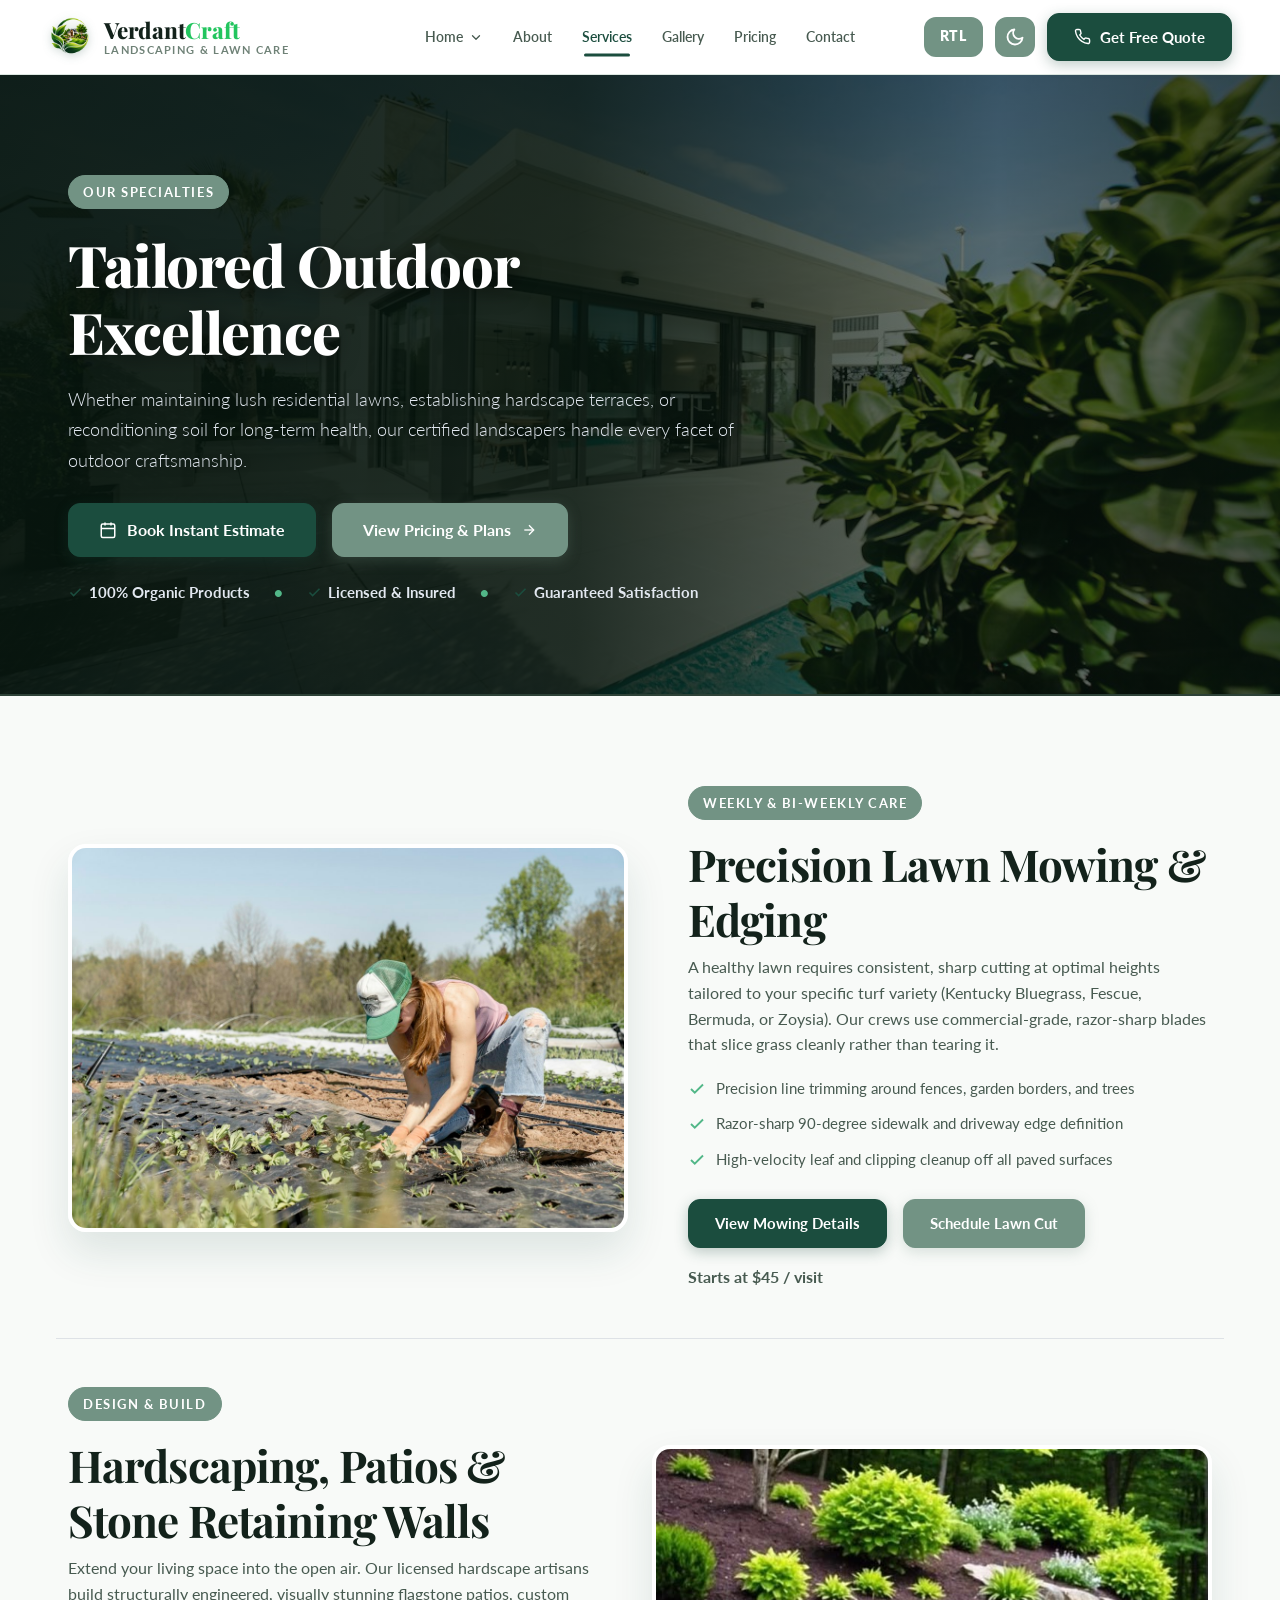
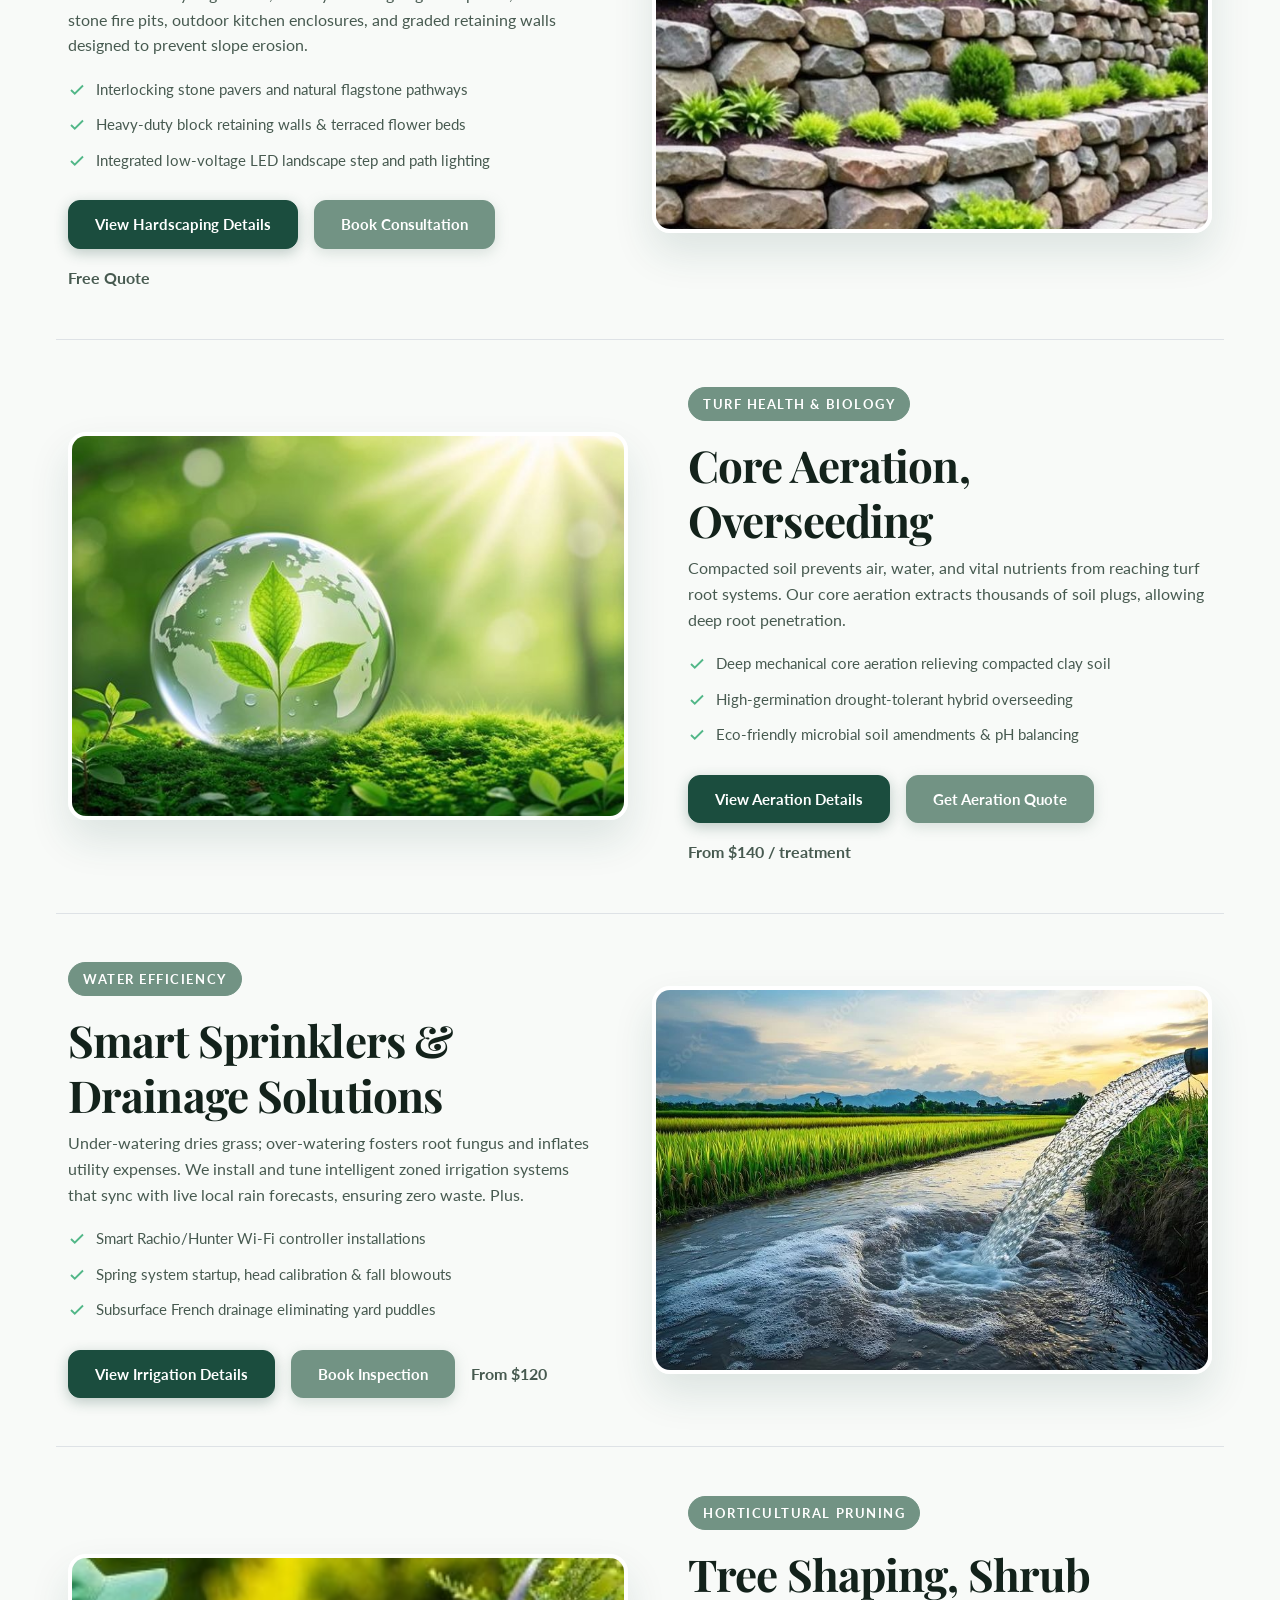
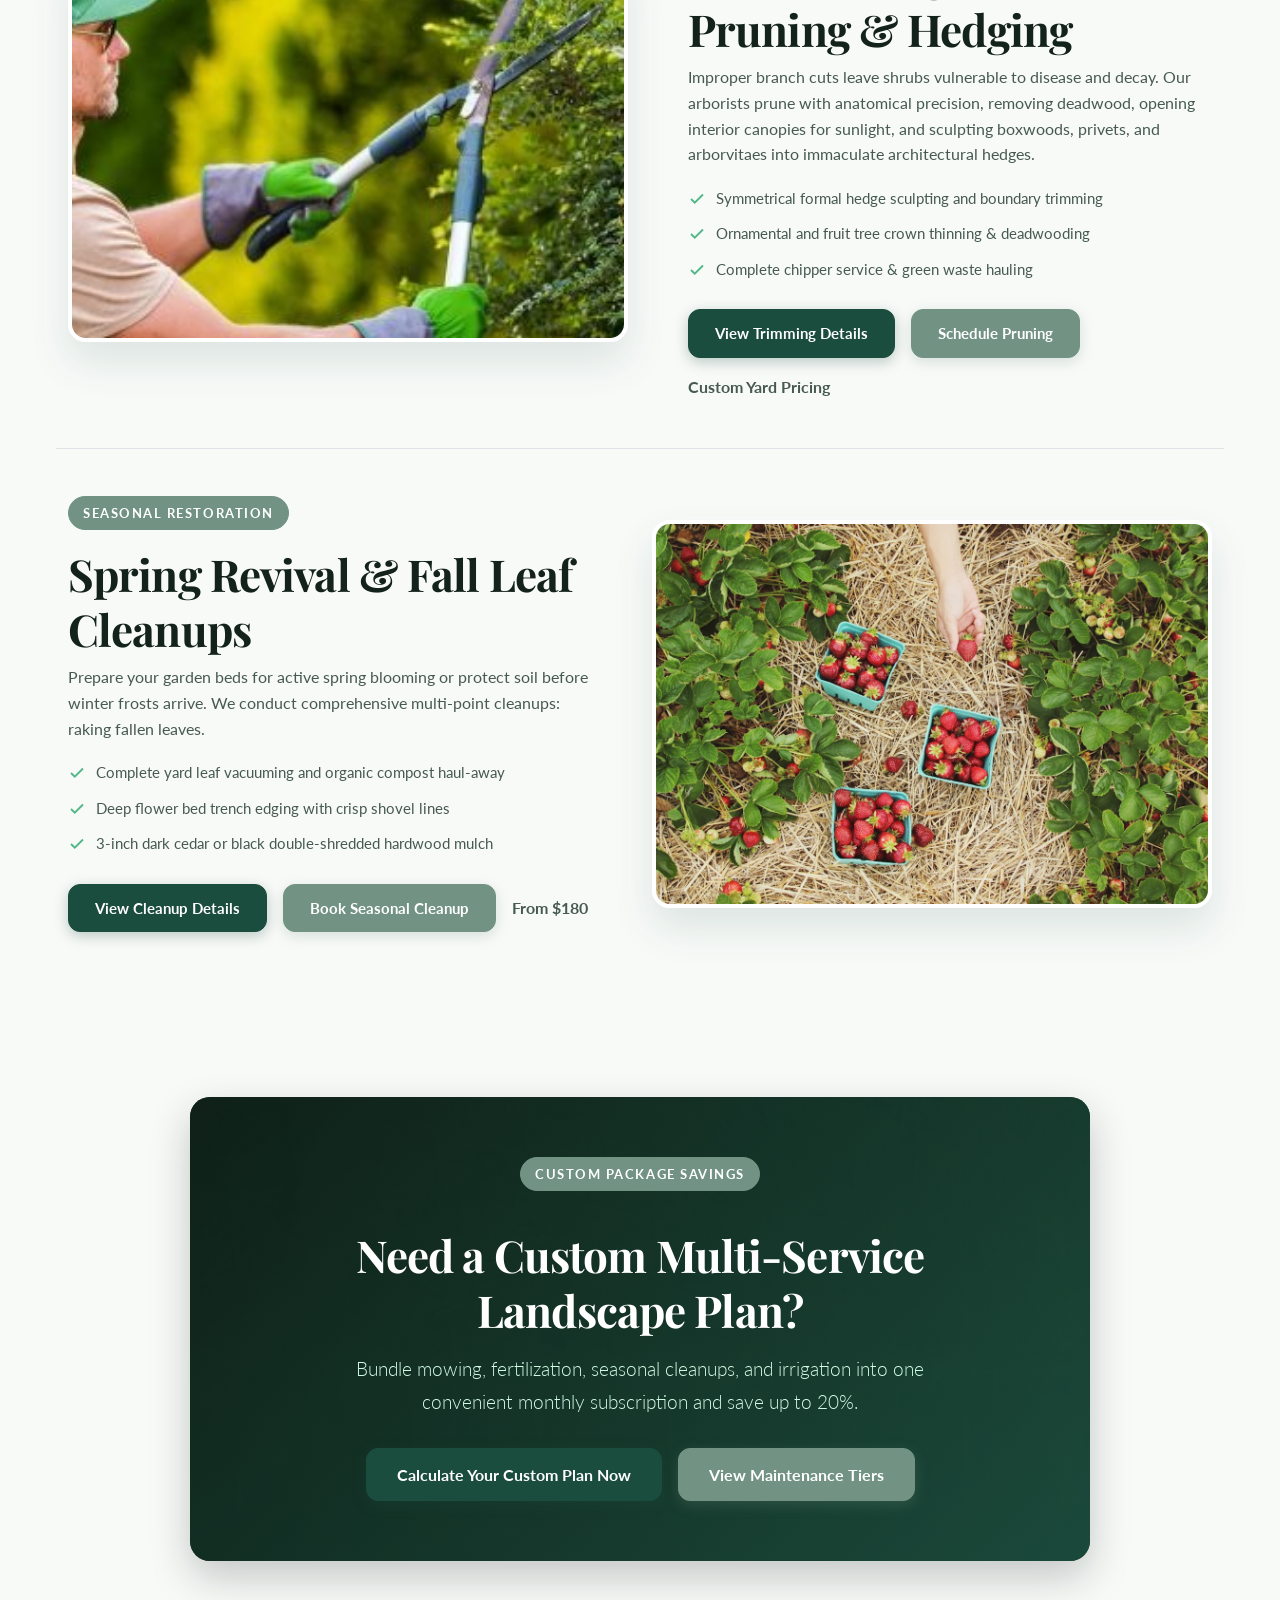
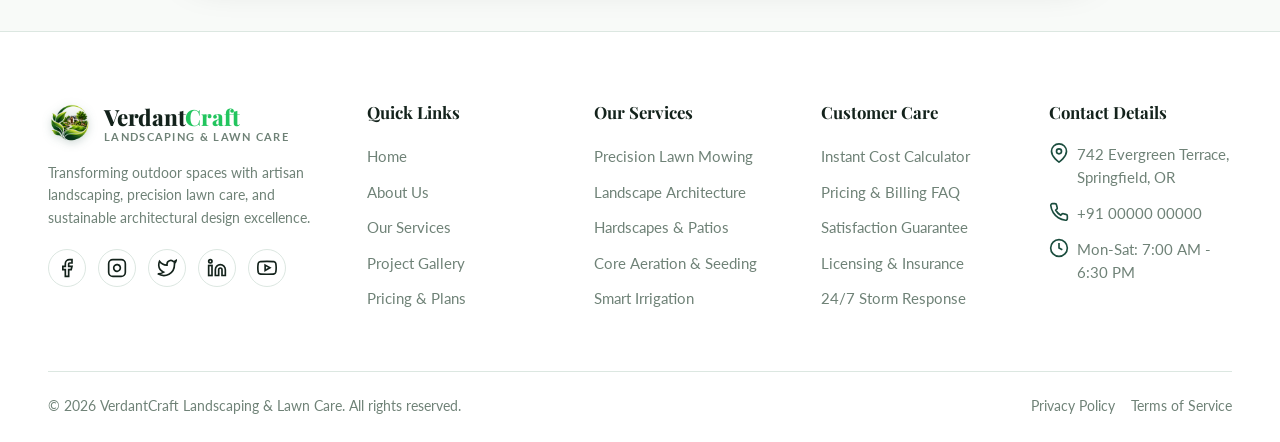
<file: services.html>
<!doctype html>
<html lang="en" dir="ltr" data-theme="light">
<head>
  <meta charset="utf-8">
  <meta name="viewport" content="width=device-width, initial-scale=1">
  <title>Services | VerdantCraft Landscaping &amp; Lawn Care</title>
  <meta name="description" content="Explore our specialized services: Precision lawn mowing, custom hardscape design, smart irrigation, core aeration, sod installation, and seasonal yard cleanups.">
  <meta name="color-scheme" content="light dark">

  <link rel="icon" href="favicon.ico" sizes="any">
  <link rel="icon" href="images/favicon.svg" type="image/svg+xml">
  <link rel="icon" type="image/png" sizes="16x16" href="images/favicon-16x16.png">
  <link rel="icon" type="image/png" sizes="32x32" href="images/favicon-32x32.png">
  <link rel="icon" type="image/png" sizes="48x48" href="images/favicon-48x48.png">
  <link rel="apple-touch-icon" href="images/apple-touch-icon.png">

  <link rel="preconnect" href="https://fonts.googleapis.com">
  <link rel="preconnect" href="https://fonts.gstatic.com" crossorigin>
  <link href="https://fonts.googleapis.com/css2?family=Lato:ital,wght@0,300;0,400;0,700;0,900;1,300;1,400;1,700&family=Playfair+Display:ital,wght@0,500;0,600;0,700;0,800;1,400;1,600&display=swap" rel="stylesheet">

  <link rel="stylesheet" href="bootstrap.min.css">
  <link rel="stylesheet" href="theme.css">
  <link rel="stylesheet" href="style.css">
  <link rel="stylesheet" href="services.css">
  <link rel="stylesheet" href="responsive.css">
  <link rel="stylesheet" href="animations.css">

  <script src="config.js"></script>
  <script src="theme.js"></script>
  <script src="validation.js" defer></script>
  <script src="main.js" defer></script>
</head>
<body data-page="services.html">
  <a class="skip-link" href="#main">Skip to main content</a>

  <header class="site-header">
    <div class="container header-row">
      <a class="brand" href="index.html" aria-label="VerdantCraft Home">
        <div class="brand-logo-badge">
          <img src="images/logo-light.png" alt="VerdantCraft Logo" class="brand-logo-img theme-logo-light">
          <img src="images/logo-dark.png" alt="VerdantCraft Logo" class="brand-logo-img theme-logo-dark">
        </div>
        <div>
          <span class="brand-name">Verdant<span>Craft</span></span>
          <span class="brand-sub">LANDSCAPING &amp; LAWN CARE</span>
        </div>
      </a>

      <nav class="site-nav" id="main-nav" aria-label="Main Navigation">
        <div class="nav-item-dropdown">
          <a href="index.html" class="nav-link nav-dropdown-toggle" aria-haspopup="true" aria-expanded="false">
            <span>Home</span>
            <svg class="dropdown-chevron" viewBox="0 0 24 24" fill="none" stroke="currentColor" stroke-width="2.2" stroke-linecap="round" stroke-linejoin="round" aria-hidden="true"><polyline points="6 9 12 15 18 9"/></svg>
          </a>
          <div class="dropdown-menu-custom" role="menu">
            <a href="index.html" class="dropdown-item-custom" role="menuitem">
              <span class="dropdown-item-title">Home 1</span>
              <span class="dropdown-item-desc">Living Sanctuary (Residential)</span>
            </a>
            <a href="index-2.html" class="dropdown-item-custom" role="menuitem">
              <span class="dropdown-item-title">Home 2</span>
              <span class="dropdown-item-desc">Architectural Estates &amp; Commercial</span>
            </a>
          </div>
        </div>
        <a href="about.html" class="nav-link">About</a>
        <a href="services.html" class="nav-link active">Services</a>
        <a href="gallery.html" class="nav-link">Gallery</a>
        <a href="pricing.html" class="nav-link">Pricing</a>
        <a href="contact.html" class="nav-link">Contact</a>
      </nav>

      <div class="header-actions">
        <button type="button" class="dir-btn direction-control" title="Click to change to RTL" aria-label="Toggle text direction">
          <span class="dir-text">RTL</span>
        </button>

        <button type="button" class="icon-btn theme-control" title="Switch theme" aria-label="Toggle dark mode">
          <svg class="nav-icon" viewBox="0 0 24 24" fill="none" stroke="currentColor" stroke-width="1.8">
            <circle cx="12" cy="12" r="4"/>
          </svg>
        </button>

        <a href="contact.html#contact-form-section" class="btn btn-primary d-none d-sm-inline-flex">
          <svg class="icon" viewBox="0 0 24 24" fill="none" stroke="currentColor" stroke-width="2"><path d="M22 16.92v3a2 2 0 0 1-2.18 2 19.79 19.79 0 0 1-8.63-3.07 19.5 19.5 0 0 1-6-6 19.79 19.79 0 0 1-3.07-8.67A2 2 0 0 1 4.11 2h3a2 2 0 0 1 2 1.72 12.84 12.84 0 0 0 .7 2.81 2 2 0 0 1-.45 2.11L8.09 9.91a16 16 0 0 0 6 6l1.27-1.27a2 2 0 0 1 2.11-.45 12.84 12.84 0 0 0 2.81.7A2 2 0 0 1 22 16.92z"/></svg>
          <span>Get Free Quote</span>
        </a>

        <button type="button" class="menu-toggle" aria-label="Toggle navigation menu" aria-expanded="false">
          <svg class="nav-icon" viewBox="0 0 24 24" fill="none" stroke="currentColor" stroke-width="2.8" stroke-linecap="round"><line x1="3" y1="12" x2="21" y2="12"/><line x1="3" y1="6" x2="21" y2="6"/><line x1="3" y1="18" x2="21" y2="18"/></svg>
        </button>
      </div>
    </div>
  </header>

  <main id="main">

    <section class="services-hero" aria-label="Services Introduction">
      <div class="services-hero-bg">
        <img src="images/photo-1512917774080-9991f1c4c750.jpg" alt="VerdantCraft luxury estate grounds with pool and manicured landscaping" class="services-hero-bg-img">
        <div class="services-hero-overlay"></div>
      </div>
      <div class="container services-hero-content" data-reveal="fade-up">
        <div class="services-hero-inner">
          <span class="eyebrow">Our Specialties</span>
          <h1 class="services-hero-title">Tailored Outdoor Excellence</h1>
          <p class="lead services-hero-lead">
            Whether maintaining lush residential lawns, establishing hardscape terraces, or reconditioning soil for long-term health, our certified landscapers handle every facet of outdoor craftsmanship.
          </p>
          <div class="services-hero-cta d-flex align-items-center gap-3 flex-wrap">
            <a href="book-now.html" class="btn btn-primary btn-lg">
              <svg class="icon" style="width:18px;height:18px;" viewBox="0 0 24 24" fill="none" stroke="currentColor" stroke-width="2"><rect x="3" y="4" width="18" height="18" rx="2" ry="2"/><line x1="16" y1="2" x2="16" y2="6"/><line x1="8" y1="2" x2="8" y2="6"/><line x1="3" y1="10" x2="21" y2="10"/></svg>
              <span>Book Instant Estimate</span>
            </a>
            <a href="pricing.html" class="btn btn-secondary btn-lg">
              <span>View Pricing &amp; Plans</span>
              <svg class="icon" style="width:16px;height:16px;" viewBox="0 0 24 24" fill="none" stroke="currentColor" stroke-width="2"><line x1="5" y1="12" x2="19" y2="12"/><polyline points="12 5 19 12 12 19"/></svg>
            </a>
          </div>
          <div class="trust-points-bar d-flex align-items-center flex-wrap gap-4 pt-3">
            <span><svg class="icon" style="width:15px;height:15px;vertical-align:-2px;" viewBox="0 0 24 24" fill="none" stroke="currentColor" stroke-width="2.5"><polyline points="20 6 9 17 4 12"/></svg> 100% Organic Products</span>
            <span class="bullet-separator">&bull;</span>
            <span><svg class="icon" style="width:15px;height:15px;vertical-align:-2px;" viewBox="0 0 24 24" fill="none" stroke="currentColor" stroke-width="2.5"><polyline points="20 6 9 17 4 12"/></svg> Licensed &amp; Insured</span>
            <span class="bullet-separator">&bull;</span>
            <span><svg class="icon" style="width:15px;height:15px;vertical-align:-2px;" viewBox="0 0 24 24" fill="none" stroke="currentColor" stroke-width="2.5"><polyline points="20 6 9 17 4 12"/></svg> Guaranteed Satisfaction</span>
          </div>
        </div>
      </div>
    </section>

    <section class="section" style="padding-top: 90px;">
      <div class="container">

        <div id="mowing" class="row align-items-center mb-5 pb-5 border-bottom" data-reveal>
          <div class="col-lg-6 mb-4 mb-lg-0">
            <a href="service-mowing.html" class="hero-image-wrap d-block" aria-label="View Precision Lawn Mowing details">
              <img src="images/photo-1589923188900-85dae523342b.jpg" alt="Lawn mower trimming green turf">
            </a>
          </div>
          <div class="col-lg-6 ps-lg-5">
            <span class="eyebrow">Weekly &amp; Bi-Weekly Care</span>
            <h2><a href="service-mowing.html" class="text-inherit" style="color:inherit; text-decoration:none;">Precision Lawn Mowing &amp; Edging</a></h2>
            <p>
              A healthy lawn requires consistent, sharp cutting at optimal heights tailored to your specific turf variety (Kentucky Bluegrass, Fescue, Bermuda, or Zoysia). Our crews use commercial-grade, razor-sharp blades that slice grass cleanly rather than tearing it.
            </p>
            <ul class="service-features-list">
              <li><svg class="icon" viewBox="0 0 24 24" fill="none" stroke="currentColor" stroke-width="2.5"><polyline points="20 6 9 17 4 12"/></svg> Precision line trimming around fences, garden borders, and trees</li>
              <li><svg class="icon" viewBox="0 0 24 24" fill="none" stroke="currentColor" stroke-width="2.5"><polyline points="20 6 9 17 4 12"/></svg> Razor-sharp 90-degree sidewalk and driveway edge definition</li>
              <li><svg class="icon" viewBox="0 0 24 24" fill="none" stroke="currentColor" stroke-width="2.5"><polyline points="20 6 9 17 4 12"/></svg> High-velocity leaf and clipping cleanup off all paved surfaces</li>
            </ul>
            <div class="d-flex align-items-center gap-3 flex-wrap">
              <a href="service-mowing.html" class="btn btn-primary">View Mowing Details</a>
              <a href="book-now.html?service=mowing" class="btn btn-secondary">Schedule Lawn Cut</a>
              <span class="text-muted fw-bold">Starts at $45 / visit</span>
            </div>
          </div>
        </div>

        <div id="hardscaping" class="row align-items-center mb-5 pb-5 border-bottom flex-lg-row-reverse" data-reveal>
          <div class="col-lg-6 mb-4 mb-lg-0">
            <a href="service-hardscaping.html" class="hero-image-wrap d-block" aria-label="View Hardscaping details">
              <img src="images/stone-retaining-wall.jpg" alt="Artisan tiered stone retaining wall with terraced garden perennials and stone paver walkway" style="width:100%; height:480px; object-fit:cover; object-position:center;">
            </a>
          </div>
          <div class="col-lg-6 pe-lg-5">
            <span class="eyebrow">Design &amp; Build</span>
            <h2><a href="service-hardscaping.html" class="text-inherit" style="color:inherit; text-decoration:none;">Hardscaping, Patios &amp; Stone Retaining Walls</a></h2>
            <p>
              Extend your living space into the open air. Our licensed hardscape artisans build structurally engineered, visually stunning flagstone patios, custom stone fire pits, outdoor kitchen enclosures, and graded retaining walls designed to prevent slope erosion.
            </p>
            <ul class="service-features-list">
              <li><svg class="icon" viewBox="0 0 24 24" fill="none" stroke="currentColor" stroke-width="2.5"><polyline points="20 6 9 17 4 12"/></svg> Interlocking stone pavers and natural flagstone pathways</li>
              <li><svg class="icon" viewBox="0 0 24 24" fill="none" stroke="currentColor" stroke-width="2.5"><polyline points="20 6 9 17 4 12"/></svg> Heavy-duty block retaining walls &amp; terraced flower beds</li>
              <li><svg class="icon" viewBox="0 0 24 24" fill="none" stroke="currentColor" stroke-width="2.5"><polyline points="20 6 9 17 4 12"/></svg> Integrated low-voltage LED landscape step and path lighting</li>
            </ul>
            <div class="d-flex align-items-center gap-3 flex-wrap">
              <a href="service-hardscaping.html" class="btn btn-primary">View Hardscaping Details</a>
              <a href="book-now.html?service=design" class="btn btn-secondary">Book Consultation</a>
              <span class="text-muted fw-bold">Free Quote</span>
            </div>
          </div>
        </div>

        <div id="aeration" class="row align-items-center mb-5 pb-5 border-bottom" data-reveal>
          <div class="col-lg-6 mb-4 mb-lg-0">
            <a href="service-aeration.html" class="hero-image-wrap d-block" aria-label="View Turf Aeration & Seeding details">
              <img src="images/living-soil-earth-globe.jpg" alt="Living soil biology, eco-friendly microbial earth care, and core aeration" style="width:100%; height:480px; object-fit:cover; object-position:center;">
            </a>
          </div>
          <div class="col-lg-6 ps-lg-5">
            <span class="eyebrow">Turf Health &amp; Biology</span>
            <h2><a href="service-aeration.html" class="text-inherit" style="color:inherit; text-decoration:none;">Core Aeration, Overseeding </a></h2>
            <p>
              Compacted soil prevents air, water, and vital nutrients from reaching turf root systems. Our core aeration extracts thousands of soil plugs, allowing deep root penetration.
            </p>
            <ul class="service-features-list">
              <li><svg class="icon" viewBox="0 0 24 24" fill="none" stroke="currentColor" stroke-width="2.5"><polyline points="20 6 9 17 4 12"/></svg> Deep mechanical core aeration relieving compacted clay soil</li>
              <li><svg class="icon" viewBox="0 0 24 24" fill="none" stroke="currentColor" stroke-width="2.5"><polyline points="20 6 9 17 4 12"/></svg> High-germination drought-tolerant hybrid overseeding</li>
              <li><svg class="icon" viewBox="0 0 24 24" fill="none" stroke="currentColor" stroke-width="2.5"><polyline points="20 6 9 17 4 12"/></svg> Eco-friendly microbial soil amendments &amp; pH balancing</li>
            </ul>
            <div class="d-flex align-items-center gap-3 flex-wrap">
              <a href="service-aeration.html" class="btn btn-primary">View Aeration Details</a>
              <a href="book-now.html?service=aeration-seeding" class="btn btn-secondary">Get Aeration Quote</a>
              <span class="text-muted fw-bold">From $140 / treatment</span>
            </div>
          </div>
        </div>

        <div id="irrigation" class="row align-items-center mb-5 pb-5 border-bottom flex-lg-row-reverse" data-reveal>
          <div class="col-lg-6 mb-4 mb-lg-0">
            <a href="service-irrigation.html" class="hero-image-wrap d-block" aria-label="View Smart Sprinklers & Drainage details">
              <img src="images/water-conservation.jpg" alt="Lawn sprinkler spraying water over garden and precision drainage stream">
            </a>
          </div>
          <div class="col-lg-6 pe-lg-5">
            <span class="eyebrow">Water Efficiency</span>
            <h2><a href="service-irrigation.html" class="text-inherit" style="color:inherit; text-decoration:none;">Smart Sprinklers &amp; Drainage Solutions</a></h2>
            <p>
              Under-watering dries grass; over-watering fosters root fungus and inflates utility expenses. We install and tune intelligent zoned irrigation systems that sync with live local rain forecasts, ensuring zero waste. Plus.
            </p>
            <ul class="service-features-list">
              <li><svg class="icon" viewBox="0 0 24 24" fill="none" stroke="currentColor" stroke-width="2.5"><polyline points="20 6 9 17 4 12"/></svg> Smart Rachio/Hunter Wi-Fi controller installations</li>
              <li><svg class="icon" viewBox="0 0 24 24" fill="none" stroke="currentColor" stroke-width="2.5"><polyline points="20 6 9 17 4 12"/></svg> Spring system startup, head calibration &amp; fall blowouts</li>
              <li><svg class="icon" viewBox="0 0 24 24" fill="none" stroke="currentColor" stroke-width="2.5"><polyline points="20 6 9 17 4 12"/></svg> Subsurface French drainage eliminating yard puddles</li>
            </ul>
            <div class="d-flex align-items-center gap-3 flex-wrap">
              <a href="service-irrigation.html" class="btn btn-primary">View Irrigation Details</a>
              <a href="book-now.html?service=irrigation" class="btn btn-secondary">Book Inspection</a>
              <span class="text-muted fw-bold">From $120</span>
            </div>
          </div>
        </div>

        <div id="trimming" class="row align-items-center mb-5 pb-5 border-bottom" data-reveal>
          <div class="col-lg-6 mb-4 mb-lg-0">
            <a href="service-trimming.html" class="hero-image-wrap d-block" aria-label="View Tree & Shrub Pruning details">
              <img src="images/hedge-shrub-trimming.jpg" alt="Professional gardener trimming and sculpting lush green hedges with precision shears" style="width:100%; height:480px; object-fit:cover; object-position:center 25%;">
            </a>
          </div>
          <div class="col-lg-6 ps-lg-5">
            <span class="eyebrow">Horticultural Pruning</span>
            <h2><a href="service-trimming.html" class="text-inherit" style="color:inherit; text-decoration:none;">Tree Shaping, Shrub Pruning &amp; Hedging</a></h2>
            <p>
              Improper branch cuts leave shrubs vulnerable to disease and decay. Our arborists prune with anatomical precision, removing deadwood, opening interior canopies for sunlight, and sculpting boxwoods, privets, and arborvitaes into immaculate architectural hedges.
            </p>
            <ul class="service-features-list">
              <li><svg class="icon" viewBox="0 0 24 24" fill="none" stroke="currentColor" stroke-width="2.5"><polyline points="20 6 9 17 4 12"/></svg> Symmetrical formal hedge sculpting and boundary trimming</li>
              <li><svg class="icon" viewBox="0 0 24 24" fill="none" stroke="currentColor" stroke-width="2.5"><polyline points="20 6 9 17 4 12"/></svg> Ornamental and fruit tree crown thinning &amp; deadwooding</li>
              <li><svg class="icon" viewBox="0 0 24 24" fill="none" stroke="currentColor" stroke-width="2.5"><polyline points="20 6 9 17 4 12"/></svg> Complete chipper service &amp; green waste hauling</li>
            </ul>
            <div class="d-flex align-items-center gap-3 flex-wrap">
              <a href="service-trimming.html" class="btn btn-primary">View Trimming Details</a>
              <a href="book-now.html" class="btn btn-secondary">Schedule Pruning</a>
              <span class="text-muted fw-bold">Custom Yard Pricing</span>
            </div>
          </div>
        </div>

        <div id="cleanup" class="row align-items-center mb-4 flex-lg-row-reverse" data-reveal>
          <div class="col-lg-6 mb-4 mb-lg-0">
            <a href="service-cleanup.html" class="hero-image-wrap d-block" aria-label="View Seasonal Revival & Cleanups details">
              <img src="images/photo-1500651230702-0e2d8a49d4ad.jpg" alt="Yard cleanup and fresh mulch bedding">
            </a>
          </div>
          <div class="col-lg-6 pe-lg-5">
            <span class="eyebrow">Seasonal Restoration</span>
            <h2><a href="service-cleanup.html" class="text-inherit" style="color:inherit; text-decoration:none;">Spring Revival &amp; Fall Leaf Cleanups</a></h2>
            <p>
              Prepare your garden beds for active spring blooming or protect soil before winter frosts arrive. We conduct comprehensive multi-point cleanups: raking fallen leaves.
            </p>
            <ul class="service-features-list">
              <li><svg class="icon" viewBox="0 0 24 24" fill="none" stroke="currentColor" stroke-width="2.5"><polyline points="20 6 9 17 4 12"/></svg> Complete yard leaf vacuuming and organic compost haul-away</li>
              <li><svg class="icon" viewBox="0 0 24 24" fill="none" stroke="currentColor" stroke-width="2.5"><polyline points="20 6 9 17 4 12"/></svg> Deep flower bed trench edging with crisp shovel lines</li>
              <li><svg class="icon" viewBox="0 0 24 24" fill="none" stroke="currentColor" stroke-width="2.5"><polyline points="20 6 9 17 4 12"/></svg> 3-inch dark cedar or black double-shredded hardwood mulch</li>
            </ul>
            <div class="d-flex align-items-center gap-3 flex-wrap">
              <a href="service-cleanup.html" class="btn btn-primary">View Cleanup Details</a>
              <a href="book-now.html?service=cleanup" class="btn btn-secondary">Book Seasonal Cleanup</a>
              <span class="text-muted fw-bold">From $180</span>
            </div>
          </div>
        </div>

      </div>
    </section>

    <section class="cta-banner-lush" style="background-image: linear-gradient(rgba(17, 46, 36, 0.88), rgba(17, 46, 36, 0.94)), url('images/photo-1507371341162-763b5e419408.jpg');">
      <div class="container text-center" data-reveal>
        <span class="eyebrow" style="background: rgba(255,255,255,0.18); color: #86efac;">Custom Package Savings</span>
        <h2 style="color:#ffffff; margin: 20px 0 16px;">Need a Custom Multi-Service Landscape Plan?</h2>
        <p class="lead" style="color: #d1fae5; max-width: 650px; margin: 0 auto 30px;">
          Bundle mowing, fertilization, seasonal cleanups, and irrigation into one convenient monthly subscription and save up to 20%.
        </p>
        <div class="d-flex justify-content-center flex-wrap gap-3">
          <a href="book-now.html" class="btn btn-primary btn-lg">Calculate Your Custom Plan Now</a>
          <a href="pricing.html" class="btn btn-secondary btn-lg">View Maintenance Tiers</a>
        </div>
      </div>
    </section>
  </main>

  <footer class="site-footer">
    <div class="container">
      <div class="footer-grid">
        <div class="footer-about">
          <a class="brand" href="index.html" style="margin-bottom: 16px;" aria-label="VerdantCraft Home">
            <div class="brand-logo-badge">
              <img src="images/logo-light.png" alt="VerdantCraft Logo" class="brand-logo-img theme-logo-light">
              <img src="images/logo-dark.png" alt="VerdantCraft Logo" class="brand-logo-img theme-logo-dark">
            </div>
            <div>
              <span class="brand-name">Verdant<span>Craft</span></span>
              <span class="brand-sub">LANDSCAPING &amp; LAWN CARE</span>
            </div>
          </a>
          <p>Transforming outdoor spaces with artisan landscaping, precision lawn care, and sustainable architectural design excellence.</p>
           <div class="footer-social-links">
            <a href="https://facebook.com" aria-label="Facebook"><svg class="icon" viewBox="0 0 24 24" fill="none" stroke="currentColor" stroke-width="2"><path d="M18 2h-3a5 5 0 0 0-5 5v3H7v4h3v8h4v-8h3l1-4h-4V7a1 1 0 0 1 1-1h3z"/></svg></a>
            <a href="https://instagram.com" aria-label="Instagram"><svg class="icon" viewBox="0 0 24 24" fill="none" stroke="currentColor" stroke-width="2"><rect x="2" y="2" width="20" height="20" rx="5" ry="5"/><path d="M16 11.37A4 4 0 1 1 12.63 8 4 4 0 0 1 16 11.37z"/><line x1="17.5" y1="6.5" x2="17.51" y2="6.5"/></svg></a>
            <a href="https://x.com" aria-label="X (Twitter)"><svg class="icon" viewBox="0 0 24 24" fill="none" stroke="currentColor" stroke-width="2"><path d="M23 3a10.9 10.9 0 0 1-3.14 1.53 4.48 4.48 0 0 0-7.86 3v1A10.66 10.66 0 0 1 3 4s-4 9 5 13a11.64 11.64 0 0 1-7 2c9 5 20 0 20-11.5a4.5 4.5 0 0 0-.08-.83A7.72 7.72 0 0 0 23 3z"/></svg></a>
            <a href="https://linkedin.com" aria-label="LinkedIn"><svg class="icon" viewBox="0 0 24 24" fill="none" stroke="currentColor" stroke-width="2"><path d="M16 8a6 6 0 0 1 6 6v7h-4v-7a2 2 0 0 0-2-2 2 2 0 0 0-2 2v7h-4v-7a6 6 0 0 1 6-6z"/><rect x="2" y="9" width="4" height="12"/><circle cx="4" cy="4" r="2"/></svg></a>
            <a href="https://youtube.com" aria-label="YouTube"><svg class="icon" viewBox="0 0 24 24" fill="none" stroke="currentColor" stroke-width="2"><path d="M22.54 6.42a2.78 2.78 0 0 0-1.94-2C18.88 4 12 4 12 4s-6.88 0-8.6.46a2.78 2.78 0 0 0-1.94 2A29 29 0 0 0 1 11.75a29 29 0 0 0 .46 5.33A2.78 2.78 0 0 0 3.4 19c1.72.46 8.6.46 8.6.46s6.88 0 8.6-.46a2.78 2.78 0 0 0 1.94-2 29 29 0 0 0 .46-5.25 29 29 0 0 0-.46-5.33z"/><polygon points="9.75 15.02 15.5 11.75 9.75 8.48 9.75 15.02"/></svg></a>
          </div>
        </div>

        <div class="footer-col">
          <h4>Quick Links</h4>
          <ul class="footer-links">
           <li><a href="index.html">Home</a></li>
            <li><a href="about.html">About Us</a></li>
            <li><a href="services.html">Our Services</a></li>
            <li><a href="gallery.html">Project Gallery</a></li>
            <li><a href="pricing.html">Pricing &amp; Plans</a></li>
          </ul>
        </div>

        <div class="footer-col">
          <h4>Our Services</h4>
          <ul class="footer-links">
            <li><a href="service-detail.html?service=mowing">Precision Lawn Mowing</a></li>
            <li><a href="service-detail.html?service=design">Landscape Architecture</a></li>
            <li><a href="service-detail.html?service=hardscapes">Hardscapes &amp; Patios</a></li>
            <li><a href="service-detail.html?service=aeration">Core Aeration &amp; Seeding</a></li>
            <li><a href="service-detail.html?service=irrigation">Smart Irrigation</a></li>
          </ul>
        </div>

        <div class="footer-col">
          <h4>Customer Care</h4>
          <ul class="footer-links">
            <li><a href="pricing.html#calculator">Instant Cost Calculator</a></li>
            <li><a href="pricing.html#faq">Pricing &amp; Billing FAQ</a></li>
            <li><a href="about.html#values">Satisfaction Guarantee</a></li>
            <li><a href="about.html#accreditations">Licensing &amp; Insurance</a></li>
            <li><a href="contact.html#emergency">24/7 Storm Response</a></li>
          </ul>
        </div>

        <div class="footer-col">
          <h4>Contact Details</h4>
          <ul class="footer-links footer-contact-list">
            <li style="display:flex; gap:8px; margin-bottom:12px;">
              <svg class="icon" viewBox="0 0 24 24" fill="none" stroke="currentColor" stroke-width="2"><path d="M21 10c0 7-9 13-9 13s-9-6-9-13a9 9 0 0 1 18 0z"/><circle cx="12" cy="10" r="3"/></svg>
              <span>742 Evergreen Terrace, Springfield, OR</span>
            </li>
            <li style="display:flex; gap:8px; margin-bottom:12px;">
              <svg class="icon" viewBox="0 0 24 24" fill="none" stroke="currentColor" stroke-width="2"><path d="M22 16.92v3a2 2 0 0 1-2.18 2 19.79 19.79 0 0 1-8.63-3.07 19.5 19.5 0 0 1-6-6 19.79 19.79 0 0 1-3.07-8.67A2 2 0 0 1 4.11 2h3a2 2 0 0 1 2 1.72 12.84 12.84 0 0 0 .7 2.81 2 2 0 0 1-.45 2.11L8.09 9.91a16 16 0 0 0 6 6l1.27-1.27a2 2 0 0 1 2.11-.45 12.84 12.84 0 0 0 2.81.7A2 2 0 0 1 22 16.92z"/></svg>
              <span>+91 00000 00000</span>
            </li>
            <li style="display:flex; gap:8px;">
              <svg class="icon" viewBox="0 0 24 24" fill="none" stroke="currentColor" stroke-width="2"><circle cx="12" cy="12" r="10"/><polyline points="12 6 12 12 16 14"/></svg>
              <span>Mon-Sat: 7:00 AM - 6:30 PM</span>
            </li>
          </ul>
        </div>
      </div>

      <div class="footer-bottom">
        <div>&copy; 2026 VerdantCraft Landscaping &amp; Lawn Care. All rights reserved.</div>
        <div class="d-flex gap-3">
          <a href="#">Privacy Policy</a>
          <a href="#">Terms of Service</a>
        </div>
      </div>
    </div>
  </footer>
</body>
</html>
</file>
<file: theme.css>
:root {
  --font-body: 'Lato', -apple-system, BlinkMacSystemFont, "Segoe UI", Roboto, sans-serif;
  --font-heading: 'Playfair Display', Georgia, serif;
  --font-sans: var(--font-body);
  --font-serif: var(--font-heading);

  --bg-body: #f8faf8;
  --bg-surface: #ffffff;
  --bg-surface-elevated: #ffffff;
  --bg-muted: #f0f4f1;
  --bg-subtle: #e8efe9;
  --bg-header: rgba(255, 255, 255, 0.94);
  --bg-header-scrolled: rgba(255, 255, 255, 0.98);

  --primary: #1b4d3e;
  --primary-hover: #143d31;
  --primary-light: #246350;
  --primary-focus: rgba(27, 77, 62, 0.25);

  --secondary: #729384;
  --secondary-hover: #5e7f71;
  --secondary-light: #8daaa0;
  --secondary-subtle: #e8efe9;
  --secondary-focus: rgba(114, 147, 132, 0.25);

  --accent: #729384;
  --accent-light: #8daaa0;
  --accent-subtle: #e8efe9;
  --accent-warm: #729384;
  --accent-warm-light: #e8efe9;

  --text-main: #13221b;
  --text-secondary: #475a50;
  --text-muted: #6f8277;
  --text-inverse: #ffffff;

  --border-color: #dce7e1;
  --border-light: #e8efe9;
  --border-focus: #1b4d3e;

  --shadow-sm: 0 1px 3px rgba(27, 77, 62, 0.05), 0 1px 2px rgba(27, 77, 62, 0.03);
  --shadow-md: 0 4px 12px rgba(27, 77, 62, 0.07), 0 2px 4px rgba(27, 77, 62, 0.04);
  --shadow-lg: 0 12px 28px rgba(27, 77, 62, 0.1), 0 4px 8px rgba(27, 77, 62, 0.05);
  --shadow-xl: 0 20px 40px rgba(27, 77, 62, 0.12);

  --radius-sm: 6px;
  --radius-md: 12px;
  --radius-lg: 18px;
  --radius-full: 9999px;

  --transition-fast: 0.18s ease;
  --transition-normal: 0.28s ease;
  --transition-smooth: 0.4s cubic-bezier(0.16, 1, 0.3, 1);
}

[data-theme="dark"] {
  --bg-body: #09130e;
  --bg-surface: #0f2017;
  --bg-surface-elevated: #14281f;
  --bg-muted: #12241b;
  --bg-subtle: #183125;
  --bg-header: rgba(15, 32, 23, 0.94);
  --bg-header-scrolled: rgba(15, 32, 23, 0.98);

  --primary: #52b788;
  --primary-hover: #6ec79b;
  --primary-light: #40916c;
  --primary-focus: rgba(82, 183, 136, 0.25);

  --secondary: #133827;
  --secondary-hover: #1b4d37;
  --secondary-light: #245e43;
  --secondary-subtle: rgba(19, 56, 39, 0.65);
  --secondary-focus: rgba(19, 56, 39, 0.35);

  --accent: #52b788;
  --accent-light: #6ec79b;
  --accent-subtle: rgba(19, 56, 39, 0.65);
  --accent-warm: #52b788;
  --accent-warm-light: rgba(19, 56, 39, 0.55);

  --text-main: #f0f7f3;
  --text-secondary: #b8cec2;
  --text-muted: #829e90;
  --text-inverse: #09130e;

  --border-color: #1a382a;
  --border-light: #142e22;
  --border-focus: #52b788;

  --shadow-sm: 0 1px 3px rgba(0, 0, 0, 0.35);
  --shadow-md: 0 4px 12px rgba(0, 0, 0, 0.4);
  --shadow-lg: 0 12px 28px rgba(0, 0, 0, 0.5);
  --shadow-xl: 0 20px 40px rgba(0, 0, 0, 0.6);
}
</file>
<file: style.css>
*, *::before, *::after {
  box-sizing: border-box;
}

html {
  font-size: 16px;
  scroll-behavior: smooth;
}

body {
  margin: 0;
  font-family: var(--font-body);
  background-color: var(--bg-body);
  color: var(--text-main);
  line-height: 1.6;
  -webkit-font-smoothing: antialiased;
  -moz-osx-font-smoothing: grayscale;
  overflow-x: hidden;
  transition: background-color var(--transition-normal), color var(--transition-normal);
}

.skip-link {
  position: absolute;
  top: -60px;
  left: 20px;
  background: var(--primary);
  color: #fff;
  padding: 10px 16px;
  border-radius: var(--radius-sm);
  z-index: 9999;
  text-decoration: none;
  font-weight: 600;
  transition: top 0.2s ease;
}
.skip-link:focus {
  top: 20px;
}

h1, h2, h3, h4, h5, h6 {
  font-family: var(--font-heading);
  color: var(--text-main);
  font-weight: 700;
  line-height: 1.25;
  margin-top: 0;
}

h1 {
  font-size: clamp(2.25rem, 5vw, 3.75rem);
  letter-spacing: -0.03em;
}

h2 {
  font-size: clamp(1.85rem, 3.8vw, 2.75rem);
  letter-spacing: -0.02em;
}

h3 {
  font-size: clamp(1.3rem, 2.4vw, 1.65rem);
}

p {
  margin-top: 0;
  margin-bottom: 1.25rem;
  color: var(--text-secondary);
}

.lead {
  font-size: 1.18rem;
  line-height: 1.7;
  color: var(--text-secondary);
}

.text-gradient {
  background: linear-gradient(135deg, #1b4d3e 0%, #2e8540 60%, #52b788 100%);
  -webkit-background-clip: text;
  -webkit-text-fill-color: transparent;
}
[data-theme="dark"] .text-gradient {
  background: linear-gradient(135deg, #4ade80 0%, #a7f3d0 100%);
  -webkit-background-clip: text;
  -webkit-text-fill-color: transparent;
}

.eyebrow {
  display: inline-flex;
  align-items: center;
  align-self: flex-start;
  width: fit-content;
  max-width: fit-content;
  gap: 8px;
  font-size: 0.8rem;
  font-weight: 700;
  text-transform: uppercase;
  letter-spacing: 0.12em;
  color: #ffffff;
  background: #729384;
  border: 1px solid #729384;
  padding: 6px 14px;
  border-radius: var(--radius-full);
  margin-bottom: 1rem;
}
[data-theme="dark"] .eyebrow {
  color: #ffffff;
  background: #729384;
  border-color: #729384;
}

.eyebrow,
.luxury-eyebrow,
.about-hero-eyebrow-pill,
#sd-hero-eyebrow,
.tag-pill,
.estate-tag-pill,
.estate-meta-pill,
.estate-pill-accent,
.project-tag,
.service-badge,
.gallery-badge,
.gallery-cta-badge,
.studio-tag,
.team-dept-badge,
.timeline-year-tag,
.service-pricing-tag,
.annual-discount-pill,
.eco-protocol-tag,
.zone-badge,
.zone-metric-pill,
.eco-pill {
  color: #ffffff !important;
  background: #729384 !important;
  border: 1px solid #729384 !important;
  width: fit-content;
  max-width: fit-content;
}

.eyebrow svg,
.luxury-eyebrow svg,
.about-hero-eyebrow-pill svg,
#sd-hero-eyebrow svg,
.tag-pill svg,
.estate-tag-pill svg,
.estate-meta-pill svg,
.estate-pill-accent svg,
.project-tag svg,
.service-badge svg,
.gallery-badge svg,
.gallery-cta-badge svg,
.studio-tag svg,
.team-dept-badge svg,
.timeline-year-tag svg,
.service-pricing-tag svg,
.annual-discount-pill svg,
.eco-protocol-tag svg,
.zone-badge svg,
.zone-metric-pill svg,
.eco-pill svg {
  color: #ffffff !important;
  stroke: #ffffff !important;
}

[data-theme="dark"] .eyebrow,
[data-theme="dark"] .luxury-eyebrow,
[data-theme="dark"] .about-hero-eyebrow-pill,
[data-theme="dark"] #sd-hero-eyebrow,
[data-theme="dark"] .tag-pill,
[data-theme="dark"] .estate-tag-pill,
[data-theme="dark"] .estate-meta-pill,
[data-theme="dark"] .estate-pill-accent,
[data-theme="dark"] .project-tag,
[data-theme="dark"] .service-badge,
[data-theme="dark"] .gallery-badge,
[data-theme="dark"] .gallery-cta-badge,
[data-theme="dark"] .studio-tag,
[data-theme="dark"] .team-dept-badge,
[data-theme="dark"] .timeline-year-tag,
[data-theme="dark"] .service-pricing-tag,
[data-theme="dark"] .annual-discount-pill,
[data-theme="dark"] .eco-protocol-tag,
[data-theme="dark"] .zone-badge,
[data-theme="dark"] .zone-metric-pill,
[data-theme="dark"] .eco-pill {
  color: #ffffff !important;
  background: #729384 !important;
  border: 1px solid #729384 !important;
}

[data-theme="dark"] .eyebrow svg,
[data-theme="dark"] .luxury-eyebrow svg,
[data-theme="dark"] .about-hero-eyebrow-pill svg,
[data-theme="dark"] #sd-hero-eyebrow svg,
[data-theme="dark"] .tag-pill svg,
[data-theme="dark"] .estate-tag-pill svg,
[data-theme="dark"] .estate-meta-pill svg,
[data-theme="dark"] .estate-pill-accent svg,
[data-theme="dark"] .project-tag svg,
[data-theme="dark"] .service-badge svg,
[data-theme="dark"] .gallery-badge svg,
[data-theme="dark"] .gallery-cta-badge svg,
[data-theme="dark"] .studio-tag svg,
[data-theme="dark"] .team-dept-badge svg,
[data-theme="dark"] .timeline-year-tag svg,
[data-theme="dark"] .service-pricing-tag svg,
[data-theme="dark"] .annual-discount-pill svg,
[data-theme="dark"] .eco-protocol-tag svg,
[data-theme="dark"] .zone-badge svg,
[data-theme="dark"] .zone-metric-pill svg,
[data-theme="dark"] .eco-pill svg {
  color: #ffffff !important;
  stroke: #ffffff !important;
}

.text-primary,
svg.text-primary,
.icon.text-primary {
  color: var(--primary, #1b4d3e) !important;
  stroke: var(--primary, #1b4d3e) !important;
}

[data-theme="dark"] .text-primary,
[data-theme="dark"] svg.text-primary,
[data-theme="dark"] .icon.text-primary {
  color: #4ade80 !important;
  stroke: #4ade80 !important;
}

.text-muted {
  color: var(--text-secondary, #4a5c53) !important;
}

[data-theme="dark"] .text-muted {
  color: #c2d6cb !important;
}

.trust-points-bar,
div.text-muted {
  color: var(--text-secondary, #4a5c53) !important;
}

.trust-points-bar .icon,
.trust-points-bar svg,
div.text-muted .icon,
div.text-muted svg.text-primary {
  color: var(--primary, #1b4d3e) !important;
  stroke: var(--primary, #1b4d3e) !important;
}

[data-theme="dark"] .trust-points-bar,
[data-theme="dark"] div.text-muted {
  color: #cbd5e1 !important;
}

[data-theme="dark"] .trust-points-bar span,
[data-theme="dark"] div.text-muted span {
  color: #e2e8f0 !important;
}

[data-theme="dark"] .trust-points-bar .icon,
[data-theme="dark"] .trust-points-bar svg,
[data-theme="dark"] div.text-muted .icon,
[data-theme="dark"] div.text-muted svg {
  color: #4ade80 !important;
  stroke: #4ade80 !important;
}

[data-theme="dark"] .trust-points-bar span:not(:has(svg)),
[data-theme="dark"] div.text-muted span:not(:has(svg)) {
  color: #4ade80 !important;
  opacity: 0.85;
}

.btn {
  display: inline-flex;
  align-items: center;
  justify-content: center;
  gap: 9px;
  font-family: var(--font-body);
  font-weight: 700;
  font-size: 0.95rem;
  padding: 13px 26px;
  border-radius: var(--radius-md, 12px) !important;
  border: 1.5px solid transparent;
  cursor: pointer;
  text-decoration: none !important;
  transition: transform 0.22s ease, box-shadow 0.22s ease, background-color 0.22s ease, border-color 0.22s ease, color 0.22s ease;
  white-space: nowrap;
  line-height: 1.35;
  box-sizing: border-box;
}
.btn:hover {
  transform: translateY(-2px);
}
.btn:active {
  transform: translateY(0);
}

.btn-sm {
  padding: 9px 18px !important;
  font-size: 0.85rem !important;
  border-radius: var(--radius-md, 12px) !important;
  gap: 7px !important;
}

.btn-lg {
  padding: 15px 30px !important;
  font-size: 1rem !important;
  font-weight: 700 !important;
  border-radius: var(--radius-md, 12px) !important;
  gap: 10px !important;
}

.btn .icon,
.btn svg {
  width: 17px;
  height: 17px;
  flex-shrink: 0;
  transition: transform 0.2s ease;
}

.btn-primary,
.btn-emerald,
.btn-accent,
.cta-banner .btn-primary,
.cta-banner-lush .btn-primary,
.services-hero .btn-primary,
.services-hero-cta .btn-primary,
.pricing-hero-content .btn-primary,
.gallery-cta .btn-primary,
.home2-hero-cta .btn-primary,
.home2-cta-actions .btn-primary,
.cta-banner .btn-emerald,
.cta-banner-lush .btn-emerald {
  background-color: var(--primary, #1b4d3e) !important;
  color: #ffffff !important;
  border-color: var(--primary, #1b4d3e) !important;
  box-shadow: 0 4px 14px rgba(27, 77, 62, 0.28);
}

.btn-primary:hover,
.btn-primary:focus,
.btn-primary:active,
.btn-emerald:hover,
.btn-accent:hover,
.cta-banner .btn-primary:hover,
.cta-banner-lush .btn-primary:hover,
.services-hero .btn-primary:hover,
.services-hero-cta .btn-primary:hover,
.pricing-hero-content .btn-primary:hover,
.gallery-cta .btn-primary:hover,
.home2-hero-cta .btn-primary:hover,
.home2-cta-actions .btn-primary:hover,
.cta-banner .btn-emerald:hover,
.cta-banner-lush .btn-emerald:hover {
  background-color: var(--primary-hover, #143d31) !important;
  color: #ffffff !important;
  border-color: var(--primary-hover, #143d31) !important;
  transform: translateY(-2px);
  box-shadow: 0 6px 20px rgba(27, 77, 62, 0.38);
}

.btn-primary *,
.btn-primary:hover *,
.btn-primary svg,
.btn-emerald *,
.btn-accent *,
.cta-banner .btn-primary *,
.cta-banner-lush .btn-primary *,
.services-hero .btn-primary *,
.services-hero-cta .btn-primary *,
.pricing-hero-content .btn-primary *,
.gallery-cta .btn-primary *,
.home2-hero-cta .btn-primary *,
.home2-cta-actions .btn-primary *,
.cta-banner .btn-emerald *,
.cta-banner-lush .btn-emerald * {
  color: #ffffff !important;
  stroke: currentColor;
}

[data-theme="dark"] .btn-primary,
[data-theme="dark"] .btn-emerald,
[data-theme="dark"] .btn-accent,
[data-theme="dark"] .cta-banner .btn-primary,
[data-theme="dark"] .cta-banner-lush .btn-primary,
[data-theme="dark"] .services-hero .btn-primary,
[data-theme="dark"] .services-hero-cta .btn-primary,
[data-theme="dark"] .pricing-hero-content .btn-primary,
[data-theme="dark"] .gallery-cta .btn-primary,
[data-theme="dark"] .home2-hero-cta .btn-primary,
[data-theme="dark"] .home2-cta-actions .btn-primary,
[data-theme="dark"] .cta-banner .btn-emerald,
[data-theme="dark"] .cta-banner-lush .btn-emerald {
  background-color: var(--primary, #52b788) !important;
  color: #09130e !important;
  border-color: var(--primary, #52b788) !important;
  box-shadow: 0 4px 14px rgba(82, 183, 136, 0.35);
}

[data-theme="dark"] .btn-primary:hover,
[data-theme="dark"] .btn-primary:focus,
[data-theme="dark"] .btn-primary:active,
[data-theme="dark"] .btn-emerald:hover,
[data-theme="dark"] .btn-accent:hover,
[data-theme="dark"] .cta-banner .btn-primary:hover,
[data-theme="dark"] .cta-banner-lush .btn-primary:hover,
[data-theme="dark"] .services-hero .btn-primary:hover,
[data-theme="dark"] .services-hero-cta .btn-primary:hover,
[data-theme="dark"] .pricing-hero-content .btn-primary:hover,
[data-theme="dark"] .gallery-cta .btn-primary:hover,
[data-theme="dark"] .home2-hero-cta .btn-primary:hover,
[data-theme="dark"] .home2-cta-actions .btn-primary:hover {
  background-color: var(--primary-hover, #6ec79b) !important;
  color: #09130e !important;
  border-color: var(--primary-hover, #6ec79b) !important;
  box-shadow: 0 6px 20px rgba(82, 183, 136, 0.45);
}

[data-theme="dark"] .btn-primary *,
[data-theme="dark"] .btn-primary:hover *,
[data-theme="dark"] .btn-primary svg,
[data-theme="dark"] .btn-emerald *,
[data-theme="dark"] .btn-accent *,
[data-theme="dark"] .cta-banner .btn-primary *,
[data-theme="dark"] .cta-banner-lush .btn-primary *,
[data-theme="dark"] .services-hero .btn-primary *,
[data-theme="dark"] .services-hero-cta .btn-primary *,
[data-theme="dark"] .pricing-hero-content .btn-primary *,
[data-theme="dark"] .gallery-cta .btn-primary *,
[data-theme="dark"] .home2-hero-cta .btn-primary *,
[data-theme="dark"] .home2-cta-actions .btn-primary * {
  color: #09130e !important;
  stroke: currentColor;
}

.btn-secondary,
.btn-outline,
.btn-outline-light,
.btn-light-outline,
.cta-banner .btn-secondary,
.cta-banner-lush .btn-secondary,
.services-hero .btn-secondary,
.services-hero-cta .btn-secondary,
.pricing-hero-content .btn-secondary,
.gallery-cta .btn-secondary,
.home2-hero-cta .btn-secondary,
.home2-cta-actions .btn-secondary,
.cta-banner .btn-light-outline,
.cta-banner-lush .btn-light-outline {
  background-color: var(--secondary, #729384) !important;
  color: #ffffff !important;
  border-color: var(--secondary, #729384) !important;
  box-shadow: 0 4px 14px rgba(114, 147, 132, 0.25);
  backdrop-filter: none !important;
  -webkit-backdrop-filter: none !important;
}

.btn-secondary:hover,
.btn-secondary:focus,
.btn-secondary:active,
.btn-outline:hover,
.btn-outline-light:hover,
.btn-light-outline:hover,
.cta-banner .btn-secondary:hover,
.cta-banner-lush .btn-secondary:hover,
.services-hero .btn-secondary:hover,
.services-hero-cta .btn-secondary:hover,
.pricing-hero-content .btn-secondary:hover,
.gallery-cta .btn-secondary:hover,
.home2-hero-cta .btn-secondary:hover,
.home2-cta-actions .btn-secondary:hover,
.cta-banner .btn-light-outline:hover,
.cta-banner-lush .btn-light-outline:hover {
  background-color: var(--secondary-hover, #5e7f71) !important;
  color: #ffffff !important;
  border-color: var(--secondary-hover, #5e7f71) !important;
  transform: translateY(-2px);
  box-shadow: 0 6px 20px rgba(114, 147, 132, 0.35);
}

.btn-secondary *,
.btn-secondary:hover *,
.btn-secondary svg,
.btn-outline *,
.btn-outline-light *,
.btn-light-outline *,
.cta-banner .btn-secondary *,
.cta-banner-lush .btn-secondary *,
.services-hero .btn-secondary *,
.services-hero-cta .btn-secondary *,
.pricing-hero-content .btn-secondary *,
.gallery-cta .btn-secondary *,
.home2-hero-cta .btn-secondary *,
.home2-cta-actions .btn-secondary * {
  color: #ffffff !important;
  stroke: currentColor;
}

[data-theme="dark"] .btn-secondary,
[data-theme="dark"] .btn-outline,
[data-theme="dark"] .btn-outline-light,
[data-theme="dark"] .btn-light-outline,
[data-theme="dark"] .cta-banner .btn-secondary,
[data-theme="dark"] .cta-banner-lush .btn-secondary,
[data-theme="dark"] .services-hero .btn-secondary,
[data-theme="dark"] .services-hero-cta .btn-secondary,
[data-theme="dark"] .pricing-hero-content .btn-secondary,
[data-theme="dark"] .gallery-cta .btn-secondary,
[data-theme="dark"] .home2-hero-cta .btn-secondary,
[data-theme="dark"] .home2-cta-actions .btn-secondary {
  background-color: var(--secondary, #133827) !important;
  color: #f0f7f3 !important;
  border-color: var(--border-color, #1a382a) !important;
  box-shadow: 0 4px 14px rgba(0, 0, 0, 0.35);
}

[data-theme="dark"] .btn-secondary:hover,
[data-theme="dark"] .btn-secondary:focus,
[data-theme="dark"] .btn-secondary:active,
[data-theme="dark"] .cta-banner .btn-secondary:hover,
[data-theme="dark"] .cta-banner-lush .btn-secondary:hover,
[data-theme="dark"] .services-hero .btn-secondary:hover,
[data-theme="dark"] .services-hero-cta .btn-secondary:hover,
[data-theme="dark"] .pricing-hero-content .btn-secondary:hover,
[data-theme="dark"] .gallery-cta .btn-secondary:hover,
[data-theme="dark"] .home2-hero-cta .btn-secondary:hover,
[data-theme="dark"] .home2-cta-actions .btn-secondary:hover {
  background-color: var(--secondary-hover, #1b4d37) !important;
  color: #ffffff !important;
  border-color: var(--primary, #52b788) !important;
  box-shadow: 0 6px 20px rgba(82, 183, 136, 0.25);
}

[data-theme="dark"] .btn-secondary *,
[data-theme="dark"] .btn-secondary:hover *,
[data-theme="dark"] .btn-secondary svg,
[data-theme="dark"] .cta-banner .btn-secondary *,
[data-theme="dark"] .cta-banner-lush .btn-secondary *,
[data-theme="dark"] .services-hero .btn-secondary *,
[data-theme="dark"] .services-hero-cta .btn-secondary *,
[data-theme="dark"] .pricing-hero-content .btn-secondary *,
[data-theme="dark"] .gallery-cta .btn-secondary *,
[data-theme="dark"] .home2-hero-cta .btn-secondary *,
[data-theme="dark"] .home2-cta-actions .btn-secondary * {
  color: #f0f7f3 !important;
  stroke: currentColor;
}


.icon, .nav-icon {
  width: 1.25rem;
  height: 1.25rem;
  display: inline-block;
  vertical-align: middle;
  flex-shrink: 0;
}
.icon-lg {
  width: 2rem;
  height: 2rem;
}

.top-bar {
  background-color: #14372c;
  color: #d1fae5;
  font-size: 0.82rem;
  padding: 8px 0;
  border-bottom: 1px solid rgba(255, 255, 255, 0.08);
}
.top-bar-content {
  display: flex;
  justify-content: space-between;
  align-items: center;
  flex-wrap: wrap;
  gap: 12px;
}
.top-bar-item {
  display: inline-flex;
  align-items: center;
  gap: 6px;
}
.top-bar-item a {
  color: #a7f3d0;
  text-decoration: none;
  font-weight: 600;
}
.top-bar-item a:hover {
  text-decoration: underline;
}

.site-header {
  position: sticky;
  top: 0;
  z-index: 1000;
  background-color: var(--bg-header);
  backdrop-filter: blur(12px);
  -webkit-backdrop-filter: blur(12px);
  border-bottom: 1px solid var(--border-color);
  transition: background-color var(--transition-normal), box-shadow var(--transition-normal);
}
.site-header.is-scrolled {
  background-color: var(--bg-header-scrolled);
  box-shadow: var(--shadow-md);
}

.site-header .container,
.site-footer .container {
  max-width: 1320px;
  width: 100%;
  padding-left: 20px;
  padding-right: 20px;
  margin-left: auto;
  margin-right: auto;
}

.header-row {
  display: flex;
  align-items: center;
  justify-content: space-between;
  height: 74px;
  position: relative;
}

.brand {
  display: flex;
  align-items: center;
  gap: 12px;
  text-decoration: none;
  color: var(--text-main);
  white-space: nowrap;
}
.brand-logo-badge {
  width: 44px;
  height: 44px;
  display: flex;
  align-items: center;
  justify-content: center;
  flex-shrink: 0;
  background: transparent;
}
.brand-logo-img {
  width: 44px;
  height: 44px;
  object-fit: contain;
  filter: drop-shadow(0 2px 5px rgba(27, 77, 62, 0.25));
  transition: transform 0.3s cubic-bezier(0.16, 1, 0.3, 1);
}
.brand:hover .brand-logo-img {
  transform: scale(1.1) rotate(3deg);
}

.theme-logo-light {
  display: block !important;
}
.theme-logo-dark {
  display: none !important;
}

[data-theme="dark"] .theme-logo-light {
  display: none !important;
}
[data-theme="dark"] .theme-logo-dark {
  display: block !important;
}
.brand-name {
  font-family: var(--font-heading);
  font-size: 1.4rem;
  font-weight: 800;
  letter-spacing: -0.01em;
  display: block;
  line-height: 1.1;
  white-space: nowrap;
}
.brand-name span {
  color: #22c55e;
}
.brand-sub {
  font-size: 0.68rem;
  font-weight: 700;
  letter-spacing: 0.12em;
  text-transform: uppercase;
  color: var(--text-muted);
  display: block;
  white-space: nowrap;
  line-height: 1.2;
}

.site-nav {
  display: flex;
  align-items: center;
  gap: 12px;
}

@media (min-width: 1024px) {
  .site-nav {
    position: absolute;
    left: 50%;
    top: 50%;
    transform: translate(-50%, -50%);
    z-index: 5;
    padding: 0 24px;
  }
}

@media (min-width: 1024px) and (max-width: 1280px) {
  .site-nav {
    gap: 6px;
    padding: 0 12px;
  }
  .site-nav .nav-link {
    padding: 8px 12px;
    font-size: 0.9rem;
  }
}
.nav-link {
  position: relative;
  font-weight: 600;
  font-size: 0.95rem;
  padding: 8px 16px 10px;
  color: var(--text-secondary);
  text-decoration: none;
  border-radius: var(--radius-sm);
  transition: color var(--transition-fast);
  white-space: nowrap;
}

.nav-link::after {
  content: '';
  position: absolute;
  bottom: 0;
  left: 14px;
  right: 14px;
  height: 3.5px;
  background: var(--primary);
  border-radius: 3px;
  transform: scaleX(0);
  transform-origin: center;
  transition: transform 0.26s cubic-bezier(0.16, 1, 0.3, 1), background-color var(--transition-fast);
}

.nav-link:hover {
  color: var(--primary);
  background: transparent;
}

.nav-link:hover::after {
  transform: scaleX(1);
}

.nav-link.active {
  color: var(--primary);
  background: transparent;
}

.nav-link.active::after {
  transform: scaleX(1);
}

[data-theme="dark"] .nav-link:hover,
[data-theme="dark"] .nav-link.active {
  color: #4ade80;
}

[data-theme="dark"] .nav-link::after {
  background: #22c55e;
}

@media (max-width: 1024px) {
  .nav-link::after {
    left: 16px;
    right: auto;
    width: 36px;
    transform-origin: left;
  }
}

.nav-item-dropdown {
  position: relative;
  display: inline-flex;
  align-items: center;
}

.nav-dropdown-toggle {
  display: inline-flex;
  align-items: center;
  gap: 6px;
  cursor: pointer;
}

.dropdown-chevron {
  width: 14px;
  height: 14px;
  transition: transform var(--transition-fast);
  stroke: currentColor;
}

.nav-item-dropdown:hover .dropdown-chevron,
.nav-item-dropdown.is-open .dropdown-chevron {
  transform: rotate(180deg);
}

.dropdown-menu-custom {
  position: absolute;
  top: calc(100% + 8px);
  left: 0;
  min-width: 230px;
  background: var(--bg-surface-elevated);
  border: 1px solid var(--border-color);
  border-radius: var(--radius-md);
  box-shadow: 0 14px 34px rgba(11, 22, 16, 0.16);
  padding: 8px;
  opacity: 0;
  visibility: hidden;
  transform: translateY(8px);
  transition: opacity 0.22s ease, transform 0.22s ease, visibility 0.22s;
  z-index: 1000;
  display: flex;
  flex-direction: column;
  gap: 4px;
}

[data-theme="dark"] .dropdown-menu-custom {
  background: #121c17;
  border-color: rgba(255, 255, 255, 0.1);
  box-shadow: 0 16px 36px rgba(0, 0, 0, 0.55);
}

.dropdown-menu-custom::before {
  content: '';
  position: absolute;
  top: -12px;
  left: 0;
  right: 0;
  height: 12px;
}

.nav-item-dropdown:hover .dropdown-menu-custom,
.nav-item-dropdown:focus-within .dropdown-menu-custom,
.nav-item-dropdown.is-open .dropdown-menu-custom {
  opacity: 1;
  visibility: visible;
  transform: translateY(0);
}

.dropdown-item-custom {
  display: flex;
  flex-direction: column;
  padding: 10px 14px;
  border-radius: var(--radius-sm);
  text-decoration: none;
  color: var(--text-main);
  transition: all var(--transition-fast);
}

.dropdown-item-custom:hover {
  background: var(--bg-muted);
  color: var(--primary);
  transform: translateX(4px);
}

[data-theme="dark"] .dropdown-item-custom:hover {
  background: rgba(34, 197, 94, 0.12);
  color: #4ade80;
}

.dropdown-item-custom.active {
  background: var(--accent-subtle);
  color: var(--primary);
}

[data-theme="dark"] .dropdown-item-custom.active {
  background: rgba(34, 197, 94, 0.18);
  color: #4ade80;
}

.dropdown-item-title {
  font-weight: 700;
  font-size: 0.92rem;
  line-height: 1.2;
}

.dropdown-item-desc {
  font-size: 0.74rem;
  color: var(--text-muted);
  margin-top: 3px;
  line-height: 1.2;
}

[dir="rtl"] .dropdown-menu-custom {
  left: auto;
  right: 0;
}

[dir="rtl"] .dropdown-item-custom:hover {
  transform: translateX(-4px);
}

@media (max-width: 1024px) {
  .nav-item-dropdown {
    width: 100%;
    flex-direction: column;
    align-items: stretch;
  }
  .nav-dropdown-toggle {
    width: 100%;
    justify-content: space-between;
  }
  .dropdown-menu-custom {
    position: static;
    opacity: 1;
    visibility: visible;
    transform: none;
    box-shadow: none;
    border: none;
    background: transparent;
    padding: 6px 0 6px 16px;
    display: none;
  }
  .nav-item-dropdown.is-open .dropdown-menu-custom {
    display: flex;
  }
  [dir="rtl"] .dropdown-menu-custom {
    padding: 6px 16px 6px 0;
  }
}

.header-actions {
  display: flex;
  align-items: center;
  gap: 12px;
}

.dir-btn,
.icon-btn,
.theme-control {
  display: inline-flex;
  align-items: center;
  justify-content: center;
  background: #729384;
  border: 2px solid #729384;
  border-radius: var(--radius-md);
  height: 40px;
  cursor: pointer;
  color: #ffffff;
  box-shadow: none;
  transition: all var(--transition-fast);
  user-select: none;
}
.dir-btn {
  min-width: 58px;
  padding: 0 14px;
  font-family: var(--font-body);
  font-size: 0.85rem;
  font-weight: 800;
  letter-spacing: 0.06em;
}
.dir-btn .dir-text,
.dir-btn span {
  color: #ffffff;
}
.icon-btn,
.theme-control {
  width: 40px;
  min-width: 40px;
  padding: 0;
}
.icon-btn svg,
.theme-control svg {
  width: 20px;
  height: 20px;
  stroke: #ffffff;
  color: #ffffff;
  stroke-width: 2.2px;
}
.dir-btn:hover,
.icon-btn:hover,
.theme-control:hover {
  background: #5e7f71;
  border-color: #5e7f71;
  color: #ffffff;
}
.dir-btn:hover .dir-text,
.dir-btn:hover span {
  color: #ffffff;
}
.icon-btn:hover svg,
.theme-control:hover svg {
  stroke: #ffffff;
  stroke-width: 2.2px;
}
[data-theme="dark"] .dir-btn,
[data-theme="dark"] .icon-btn,
[data-theme="dark"] .theme-control {
  background: #729384;
  border: 2px solid #729384;
  color: #ffffff;
}
[data-theme="dark"] .dir-btn .dir-text,
[data-theme="dark"] .dir-btn span {
  color: #ffffff;
}
[data-theme="dark"] .icon-btn svg,
[data-theme="dark"] .theme-control svg {
  stroke: #ffffff;
  color: #ffffff;
  stroke-width: 2.2px;
}
[data-theme="dark"] .dir-btn:hover,
[data-theme="dark"] .icon-btn:hover,
[data-theme="dark"] .theme-control:hover {
  background: #22c55e;
  border-color: #22c55e;
  color: #0b1410;
}
[data-theme="dark"] .dir-btn:hover .dir-text,
[data-theme="dark"] .dir-btn:hover span {
  color: #0b1410;
}
[data-theme="dark"] .icon-btn:hover svg,
[data-theme="dark"] .theme-control:hover svg {
  stroke: #0b1410;
  stroke-width: 2.2px;
}

.menu-toggle {
  display: none;
  background: var(--bg-surface);
  border: 2px solid var(--border-color);
  color: var(--text-main);
  width: 42px;
  height: 42px;
  border-radius: var(--radius-md);
  cursor: pointer;
  transition: all var(--transition-fast);
  align-items: center;
  justify-content: center;
  touch-action: manipulation;
}
.menu-toggle svg {
  pointer-events: none;
}
.menu-toggle svg line,
.menu-toggle svg path {
  stroke-width: 2.8px !important;
  stroke-linecap: round !important;
}
.menu-toggle:hover {
  background: var(--bg-muted);
  color: var(--primary);
  border-color: var(--primary-light);
}
.menu-toggle:hover svg line,
.menu-toggle:hover svg path {
  stroke-width: 2.8px !important;
  stroke-linecap: round !important;
}

.hero-section {
  position: relative;
  min-height: calc(100vh - 75px);
  min-height: calc(100dvh - 75px);
  display: flex;
  align-items: center;
  padding: 24px 0;
  box-sizing: border-box;
  background: radial-gradient(circle at 80% 20%, rgba(82, 183, 136, 0.15), transparent 50%),
              radial-gradient(circle at 10% 80%, rgba(27, 77, 62, 0.1), transparent 40%);
  overflow: hidden;
}

.hero-grid {
  display: grid;
  grid-template-columns: 1.15fr 0.85fr;
  gap: 40px;
  align-items: center;
  width: 100%;
}

.hero-content h1 {
  font-size: clamp(2.1rem, 3.6vw, 3.2rem);
  line-height: 1.15;
  margin-bottom: 16px;
}
.hero-content p {
  font-size: clamp(0.98rem, 1.15vw, 1.1rem);
  line-height: 1.55;
  margin-bottom: 24px;
  max-width: 580px;
}

.hero-cta-group {
  display: flex;
  align-items: center;
  flex-wrap: wrap;
  gap: 14px;
  margin-bottom: 22px;
}

.trust-badges {
  display: flex;
  align-items: center;
  gap: 24px;
  padding-top: 18px;
  border-top: 1px solid var(--border-color);
}
.trust-badge-item {
  display: flex;
  align-items: center;
  gap: 10px;
}
.trust-badge-icon {
  width: 38px;
  height: 38px;
  border-radius: 50%;
  background: var(--accent-subtle);
  color: var(--primary);
  display: flex;
  align-items: center;
  justify-content: center;
}
[data-theme="dark"] .trust-badge-icon {
  background: rgba(74, 222, 128, 0.15);
  color: #4ade80;
}
.trust-badge-item span {
  font-size: 0.86rem;
  font-weight: 600;
  line-height: 1.3;
}

.hero-visual {
  position: relative;
}
.hero-image-wrap {
  position: relative;
  border-radius: var(--radius-lg);
  overflow: hidden;
  box-shadow: var(--shadow-xl);
  border: 4px solid var(--bg-surface);
}
.hero-image-wrap img {
  width: 100%;
  height: 390px;
  object-fit: cover;
  object-position: center 70%;
  display: block;
  transition: transform 0.8s ease;
}
.hero-image-wrap:hover img {
  transform: scale(1.03);
}

.hero-floating-card {
  position: absolute;
  bottom: -24px;
  left: -24px;
  background: var(--bg-surface-elevated);
  padding: 16px 20px;
  border-radius: var(--radius-md);
  box-shadow: var(--shadow-lg);
  border: 1px solid var(--border-color);
  display: flex;
  align-items: center;
  gap: 14px;
  max-width: 280px;
}
.hero-floating-card .avatar-stack {
  display: flex;
}
.hero-floating-card .avatar-stack span {
  width: 32px;
  height: 32px;
  border-radius: 50%;
  border: 2px solid var(--bg-surface);
  margin-left: -8px;
  background: #cbd5e1;
  display: flex;
  align-items: center;
  justify-content: center;
  font-size: 0.72rem;
  font-weight: 700;
  color: #334155;
}
.hero-floating-card .avatar-stack span:first-child {
  margin-left: 0;
  background: #86efac;
  color: #064e3b;
}

.stats-section {
  padding: 40px 0;
  background-color: var(--bg-surface);
  border-top: 1px solid var(--border-color);
  border-bottom: 1px solid var(--border-color);
}
.stats-grid {
  display: grid;
  grid-template-columns: repeat(4, 1fr);
  gap: 24px;
  text-align: center;
}
.stat-item {
  padding: 12px;
}
.stat-number {
  font-size: 2.6rem;
  font-weight: 800;
  color: var(--primary);
  line-height: 1;
  margin-bottom: 6px;
}
[data-theme="dark"] .stat-number {
  color: var(--primary);
}
.stat-label {
  font-size: 0.9rem;
  font-weight: 600;
  color: var(--text-secondary);
}

.section {
  padding: 90px 0;
}
.section-muted {
  background-color: var(--bg-muted);
}
.section-header {
  text-align: center;
  max-width: 720px;
  margin: 0 auto 56px;
}
.section-header h2 {
  margin-bottom: 16px;
}
.section-header p {
  font-size: 1.1rem;
}

.services-grid {
  display: grid;
  grid-template-columns: repeat(auto-fit, minmax(320px, 1fr));
  gap: 32px;
}

.service-card {
  background: var(--bg-surface);
  border-radius: var(--radius-lg);
  overflow: hidden;
  border: 1px solid var(--border-color);
  transition: all var(--transition-normal);
  display: flex;
  flex-direction: column;
}
.service-card:hover {
  transform: translateY(-6px);
  box-shadow: var(--shadow-xl);
  border-color: var(--border-focus);
}

.service-card-image {
  position: relative;
  height: 220px;
  overflow: hidden;
}
.service-card-image img {
  width: 100%;
  height: 100%;
  object-fit: cover;
  transition: transform 0.6s ease;
}
.service-card:hover .service-card-image img {
  transform: scale(1.06);
}

.service-badge {
  position: absolute;
  top: 14px;
  left: 14px;
  background: var(--accent-subtle, #d8f3dc);
  color: var(--primary, #1b4d3e);
  font-size: 0.76rem;
  font-weight: 800;
  padding: 4px 12px;
  border-radius: var(--radius-full);
  border: 1px solid rgba(46, 133, 64, 0.2);
  box-shadow: 0 4px 12px rgba(0, 0, 0, 0.12);
}

[data-theme="dark"] .service-badge {
  background: rgba(74, 222, 128, 0.15);
  color: #4ade80;
  border-color: rgba(74, 222, 128, 0.3);
}

.service-card-body {
  padding: 24px;
  display: flex;
  flex-direction: column;
  flex-grow: 1;
}
.service-icon-wrap {
  width: 48px;
  height: 48px;
  border-radius: var(--radius-md);
  background: var(--accent-subtle);
  color: var(--primary);
  display: flex;
  align-items: center;
  justify-content: center;
  margin-bottom: 16px;
}
[data-theme="dark"] .service-icon-wrap {
  background: rgba(74, 222, 128, 0.15);
  color: #4ade80;
}
.service-card-body h3 {
  font-size: 1.35rem;
  margin-bottom: 12px;
}
.service-card-body p {
  font-size: 0.95rem;
  margin-bottom: 20px;
  flex-grow: 1;
}

.service-features-list {
  list-style: none;
  padding: 0;
  margin: 0 0 24px;
}
.service-features-list li {
  font-size: 0.88rem;
  color: var(--text-secondary);
  display: flex;
  align-items: center;
  gap: 8px;
  margin-bottom: 8px;
}
.service-features-list li svg {
  color: #22c55e;
  width: 16px;
  height: 16px;
}

.service-card-footer {
  padding-top: 18px;
  border-top: 1px solid var(--border-light);
  display: flex;
  align-items: center;
  justify-content: space-between;
}
.service-card-footer a {
  color: var(--primary);
  font-weight: 700;
  text-decoration: none;
  display: inline-flex;
  align-items: center;
  gap: 6px;
  font-size: 0.92rem;
}
[data-theme="dark"] .service-card-footer a {
  color: #4ade80;
}
.service-card-footer a:hover {
  text-decoration: underline;
}

.transformation-section {
  position: relative;
}
.transformation-card {
  background: var(--bg-surface);
  border-radius: var(--radius-lg);
  border: 1px solid var(--border-color);
  padding: 32px;
  box-shadow: var(--shadow-lg);
}

.ba-slider-container {
  container-type: inline-size;
  position: relative;
  width: 100%;
  height: 480px;
  overflow: hidden;
  border-radius: var(--radius-md);
  user-select: none;
  background: #1a3328;
}
@media (max-width: 575.98px) {
  .ba-slider-container {
    height: 380px;
  }
}
.ba-img-after, .ba-img-before {
  position: absolute;
  top: 0;
  left: 0;
  width: 100%;
  height: 100%;
}
.ba-img-after img, img.ba-img-after {
  width: 100%;
  height: 100%;
  object-fit: cover;
  object-position: center;
  display: block;
}
.ba-img-before {
  width: 50%;
  overflow: hidden;
  z-index: 2;
  border-right: 3px solid #ffffff;
  box-shadow: 2px 0 10px rgba(0,0,0,0.4);
}
.ba-img-before img {
  width: 100cqw !important;
  max-width: none !important;
  height: 100%;
  object-fit: cover;
  object-position: center;
  position: absolute;
  top: 0;
  left: 0;
  display: block;
}
.ba-slider-handle {
  position: absolute;
  top: 50%;
  left: 50%;
  transform: translate(-50%, -50%);
  width: 44px;
  height: 44px;
  background: #ffffff;
  color: #1b4d3e;
  border-radius: 50%;
  box-shadow: 0 4px 14px rgba(0,0,0,0.3);
  display: flex;
  align-items: center;
  justify-content: center;
  cursor: ew-resize;
  z-index: 10;
  pointer-events: none;
}
.ba-label {
  position: absolute;
  top: 16px;
  padding: 6px 14px;
  font-size: 0.78rem;
  font-weight: 700;
  letter-spacing: 0.08em;
  text-transform: uppercase;
  border-radius: var(--radius-sm);
  z-index: 5;
}
.ba-label-before {
  left: 16px;
  background: rgba(220, 38, 38, 0.85);
  color: #ffffff;
}
.ba-label-after {
  right: 16px;
  background: rgba(34, 197, 94, 0.9);
  color: #ffffff;
}
.ba-range-input {
  position: absolute;
  top: 0;
  left: 0;
  width: 100%;
  height: 100%;
  opacity: 0;
  cursor: ew-resize;
  z-index: 20;
  margin: 0;
}

.process-grid {
  display: grid;
  grid-template-columns: repeat(auto-fit, minmax(260px, 1fr));
  gap: 28px;
}
.process-card {
  background: var(--bg-surface);
  border: 1px solid var(--border-color);
  border-radius: var(--radius-lg);
  overflow: hidden;
  box-shadow: var(--shadow-sm);
  display: flex;
  flex-direction: column;
  transition: all var(--transition-normal);
  position: relative;
}
.process-card:hover {
  transform: translateY(-6px);
  box-shadow: var(--shadow-xl);
  border-color: var(--primary-light);
}
.process-img-wrap {
  position: relative;
  height: 190px;
  overflow: hidden;
}
.process-img-wrap img {
  width: 100%;
  height: 100%;
  object-fit: cover;
  transition: transform 0.6s ease;
}
.process-card:hover .process-img-wrap img {
  transform: scale(1.08);
}
.process-step-badge {
  position: absolute;
  top: 14px;
  left: 14px;
  width: 38px;
  height: 38px;
  border-radius: 50%;
  background: #22c55e;
  color: #0b1410;
  font-weight: 800;
  font-size: 1rem;
  display: flex;
  align-items: center;
  justify-content: center;
  box-shadow: 0 4px 10px rgba(0, 0, 0, 0.3);
}
.process-card-body {
  padding: 24px;
  flex-grow: 1;
}
.process-card-body h3 {
  font-size: 1.22rem;
  margin-bottom: 10px;
}
.process-card-body p {
  font-size: 0.92rem;
  color: var(--text-secondary);
  margin-bottom: 0;
}

.project-gallery-grid {
  display: grid;
  grid-template-columns: repeat(2, 1fr);
  gap: 32px;
}
@media (max-width: 639.98px) {
  .project-gallery-grid {
    grid-template-columns: 1fr;
  }
}
.project-showcase-card {
  position: relative;
  border-radius: var(--radius-lg);
  overflow: hidden;
  box-shadow: var(--shadow-md);
  border: 1px solid var(--border-color);
  background: var(--bg-surface);
  transition: all var(--transition-normal);
  display: flex;
  flex-direction: column;
}
.project-showcase-card:hover {
  transform: translateY(-6px);
  box-shadow: var(--shadow-xl);
}
.project-showcase-img {
  position: relative;
  height: 300px;
  overflow: hidden;
}
.project-showcase-img img {
  width: 100%;
  height: 100%;
  object-fit: cover;
  transition: transform 0.7s cubic-bezier(0.16, 1, 0.3, 1);
}
.project-showcase-card:hover .project-showcase-img img {
  transform: scale(1.05);
}
.project-tag {
  position: absolute;
  bottom: 14px;
  left: 14px;
  background: var(--accent-subtle, #d8f3dc);
  color: var(--primary, #1b4d3e);
  font-size: 0.76rem;
  font-weight: 800;
  padding: 5px 12px;
  border-radius: var(--radius-full);
  border: 1px solid rgba(46, 133, 64, 0.2);
  box-shadow: 0 4px 12px rgba(0, 0, 0, 0.12);
}

[data-theme="dark"] .project-tag {
  background: rgba(74, 222, 128, 0.15);
  color: #4ade80;
  border-color: rgba(74, 222, 128, 0.3);
}
.project-body {
  padding: 24px;
}
.project-body h3 {
  font-size: 1.35rem;
  margin-bottom: 8px;
}
.project-meta {
  display: flex;
  align-items: center;
  gap: 16px;
  color: var(--text-muted);
  font-size: 0.86rem;
  margin-bottom: 12px;
}

.eco-tech-grid {
  display: grid;
  grid-template-columns: repeat(auto-fit, minmax(320px, 1fr));
  gap: 30px;
}
.eco-tech-card {
  background: var(--bg-surface);
  border-radius: var(--radius-lg);
  border: 1px solid var(--border-color);
  overflow: hidden;
  box-shadow: var(--shadow-sm);
  transition: all var(--transition-normal);
}
.eco-tech-card:hover {
  transform: translateY(-5px);
  box-shadow: var(--shadow-xl);
  border-color: #22c55e;
}
.eco-tech-img {
  height: 220px;
  overflow: hidden;
}
.eco-tech-img img {
  width: 100%;
  height: 100%;
  object-fit: cover;
  transition: transform 0.6s ease;
}
.eco-tech-card:hover .eco-tech-img img {
  transform: scale(1.06);
}
.eco-tech-content {
  padding: 24px;
}

.review-project-thumb {
  width: 100%;
  height: 160px;
  border-radius: var(--radius-md);
  object-fit: cover;
  object-position: center;
  margin-bottom: 16px;
  border: 1px solid var(--border-color);
  display: block;
}

.faq-side-img-wrap {
  border-radius: var(--radius-lg);
  overflow: hidden;
  box-shadow: var(--shadow-lg);
  position: relative;
  height: 330px;
  max-height: 340px;
  border: 4px solid var(--bg-surface);
}
.faq-side-img-wrap img {
  width: 100%;
  height: 100%;
  object-fit: cover;
  object-position: center 15%;
}

.cta-banner-lush {
  position: relative;
  background-size: cover;
  background-position: center;
  color: #ffffff;
  padding: 60px 40px;
  overflow: hidden;
  width: 900px;
  max-width: calc(100% - 48px);
  margin: 50px auto 70px;
  border-radius: var(--radius-xl, 20px);
  box-shadow: 0 16px 40px rgba(11, 22, 16, 0.22);
}
.cta-banner-lush::before {
  content: '';
  position: absolute;
  top: 0; left: 0; right: 0; bottom: 0;
  background: linear-gradient(135deg, rgba(13, 30, 22, 0.92) 0%, rgba(27, 77, 62, 0.88) 100%);
  z-index: 1;
}
.cta-banner-lush .container {
  position: relative;
  z-index: 2;
  max-width: 100%;
}
.pricing-grid {
  display: grid;
  grid-template-columns: repeat(auto-fit, minmax(300px, 1fr));
  gap: 32px;
  align-items: stretch;
}
.pricing-card {
  background: var(--bg-surface);
  border-radius: var(--radius-lg);
  border: 1px solid var(--border-color);
  padding: 36px 30px;
  position: relative;
  display: flex;
  flex-direction: column;
  transition: all var(--transition-normal);
}
.pricing-card.featured {
  border: 2px solid #22c55e;
  box-shadow: var(--shadow-xl);
  transform: scale(1.03);
}
.pricing-badge {
  position: absolute;
  top: -14px;
  left: 50%;
  transform: translateX(-50%);
  background: #22c55e;
  color: #0b1410;
  font-size: 0.76rem;
  font-weight: 800;
  padding: 4px 16px;
  border-radius: var(--radius-full);
  letter-spacing: 0.05em;
  text-transform: uppercase;
}
.pricing-price {
  font-size: 2.75rem;
  font-weight: 800;
  color: var(--text-main);
  margin: 18px 0;
}
.pricing-price span {
  font-size: 1rem;
  font-weight: 500;
  color: var(--text-muted);
}
.pricing-features {
  list-style: none;
  padding: 0;
  margin: 24px 0 32px;
  flex-grow: 1;
}
.pricing-features li {
  display: flex;
  align-items: center;
  gap: 10px;
  padding: 10px 0;
  border-bottom: 1px solid var(--border-light);
  font-size: 0.94rem;
  color: var(--text-secondary);
}
.pricing-features li svg {
  color: #22c55e;
  flex-shrink: 0;
}

.reviews-grid {
  display: grid;
  grid-template-columns: repeat(auto-fit, minmax(320px, 1fr));
  gap: 28px;
}
.review-card {
  position: relative;
  background: var(--bg-surface);
  border-radius: var(--radius-lg);
  padding: 28px;
  border: 1.5px solid var(--border-color);
  box-shadow: var(--shadow-sm);
  overflow: hidden;
  display: flex;
  flex-direction: column;
  justify-content: space-between;
  transition: transform 0.4s cubic-bezier(0.16, 1, 0.3, 1),
              box-shadow 0.4s cubic-bezier(0.16, 1, 0.3, 1),
              border-color 0.35s ease,
              background-color var(--transition-normal);
  cursor: pointer;
}
.review-card::before {
  content: '';
  position: absolute;
  top: 0;
  left: 0;
  right: 0;
  height: 4px;
  background: linear-gradient(90deg, #1b4d3e, #22c55e, #86efac);
  transform: scaleX(0);
  transform-origin: left;
  transition: transform 0.45s cubic-bezier(0.16, 1, 0.3, 1);
  z-index: 2;
}
.review-card:hover::before {
  transform: scaleX(1);
}
.review-card::after {
  content: '“';
  position: absolute;
  top: -6px;
  right: 18px;
  font-family: var(--font-heading, 'Playfair Display', Georgia, serif);
  font-size: 5.5rem;
  line-height: 1;
  color: var(--primary, #1b4d3e);
  opacity: 0.05;
  pointer-events: none;
  transition: transform 0.5s cubic-bezier(0.16, 1, 0.3, 1),
              opacity 0.4s ease,
              color 0.4s ease;
  z-index: 1;
}
.review-card:hover::after {
  opacity: 0.16;
  color: #22c55e;
  transform: translateY(4px) scale(1.08);
}
[data-theme="dark"] .review-card::after {
  opacity: 0.08;
  color: #4ade80;
}
[data-theme="dark"] .review-card:hover::after {
  opacity: 0.22;
  color: #4ade80;
}
.review-card:hover {
  transform: translateY(-8px) !important;
  border-color: rgba(34, 197, 94, 0.55);
  box-shadow: 0 20px 42px -10px rgba(27, 77, 62, 0.18),
              0 0 0 1px rgba(34, 197, 94, 0.35);
}
[data-theme="dark"] .review-card:hover {
  border-color: rgba(74, 222, 128, 0.6);
  box-shadow: 0 24px 50px -10px rgba(0, 0, 0, 0.65),
              0 0 0 1px rgba(74, 222, 128, 0.4),
              0 0 30px rgba(34, 197, 94, 0.2);
}
.star-rating {
  position: relative;
  z-index: 2;
  color: #eab308;
  display: flex;
  align-items: center;
  gap: 5px;
  margin-bottom: 16px;
}
.star-rating svg {
  width: 19px;
  height: 19px;
  fill: #eab308;
  color: #eab308;
  transition: transform 0.35s cubic-bezier(0.16, 1, 0.3, 1),
              filter 0.35s ease;
}
.review-card:hover .star-rating svg {
  filter: drop-shadow(0 2px 6px rgba(234, 179, 8, 0.6));
}
.review-card:hover .star-rating svg:nth-child(1) { transform: scale(1.18) rotate(-6deg); transition-delay: 0.02s; }
.review-card:hover .star-rating svg:nth-child(2) { transform: scale(1.18) rotate(-3deg); transition-delay: 0.05s; }
.review-card:hover .star-rating svg:nth-child(3) { transform: scale(1.22); transition-delay: 0.08s; }
.review-card:hover .star-rating svg:nth-child(4) { transform: scale(1.18) rotate(3deg); transition-delay: 0.11s; }
.review-card:hover .star-rating svg:nth-child(5) { transform: scale(1.18) rotate(6deg); transition-delay: 0.14s; }
.review-text {
  position: relative;
  z-index: 2;
  font-size: 1rem;
  line-height: 1.65;
  font-style: italic;
  margin-bottom: 22px;
  color: var(--text-main);
  transition: color 0.3s ease;
}
.review-author {
  position: relative;
  z-index: 2;
  display: flex;
  align-items: center;
  gap: 12px;
}
.review-avatar {
  width: 50px;
  height: 50px;
  border-radius: 50%;
  object-fit: cover;
  object-position: center top;
  background: var(--accent-subtle);
  flex-shrink: 0;
  border: 2px solid var(--border-color);
  transition: transform 0.4s cubic-bezier(0.16, 1, 0.3, 1),
              border-color 0.35s ease,
              box-shadow 0.35s ease;
}
.review-card:hover .review-avatar {
  transform: scale(1.1) rotate(2deg);
  border-color: #22c55e;
  box-shadow: 0 0 0 4px rgba(34, 197, 94, 0.22),
              0 6px 16px rgba(0, 0, 0, 0.16);
}
[data-theme="dark"] .review-card:hover .review-avatar {
  border-color: #4ade80;
  box-shadow: 0 0 0 4px rgba(74, 222, 128, 0.25),
              0 6px 16px rgba(0, 0, 0, 0.45);
}
.review-info h4 {
  font-size: 0.98rem;
  font-weight: 700;
  margin: 0 0 2px;
  transition: color 0.3s ease;
}
.review-card:hover .review-info h4 {
  color: var(--primary);
}
[data-theme="dark"] .review-card:hover .review-info h4 {
  color: #86efac;
}
.review-info p {
  font-size: 0.8rem;
  margin: 0;
  color: var(--text-muted);
  transition: color 0.3s ease;
}
.review-card:hover .review-info p {
  color: var(--text-secondary);
}

.faq-wrap {
  max-width: 820px;
  margin: 0 auto;
}
.faq-item {
  background: var(--bg-surface);
  border-radius: var(--radius-md);
  border: 1px solid var(--border-color);
  margin-bottom: 14px;
  overflow: hidden;
  transition: border-color var(--transition-fast);
}
.faq-item.is-open {
  border-color: var(--primary-light);
}
.faq-trigger {
  width: 100%;
  text-align: left;
  background: none;
  border: none;
  padding: 20px 24px;
  display: flex;
  align-items: center;
  justify-content: space-between;
  gap: 16px;
  font-size: 1.06rem;
  font-weight: 700;
  color: var(--text-main);
  cursor: pointer;
}
.faq-icon {
  transition: transform var(--transition-fast);
  color: var(--primary);
}
[data-theme="dark"] .faq-icon {
  color: #4ade80;
}
.faq-item.is-open .faq-icon {
  transform: rotate(180deg);
}
.faq-content {
  padding: 0 24px 20px;
  color: var(--text-secondary);
  font-size: 0.96rem;
  line-height: 1.65;
  display: none;
}
.faq-item.is-open .faq-content {
  display: block;
  animation: fadeIn 0.3s ease;
}

.form-card {
  background: var(--bg-surface);
  border-radius: var(--radius-lg);
  border: 1px solid var(--border-color);
  padding: 36px;
  box-shadow: var(--shadow-lg);
}

.form-group {
  margin-bottom: 20px;
}
.form-label {
  display: block;
  font-size: 0.88rem;
  font-weight: 600;
  margin-bottom: 8px;
  color: var(--text-main);
}
.form-control, .form-select {
  width: 100%;
  padding: 12px 16px;
  font-size: 0.98rem;
  font-family: inherit;
  background-color: var(--bg-body);
  color: var(--text-main);
  border: 1px solid var(--border-color);
  border-radius: var(--radius-md);
  outline: none;
  transition: all var(--transition-fast);
}
.form-control:focus, .form-select:focus {
  border-color: var(--primary);
  box-shadow: 0 0 0 3px var(--primary-focus);
}
.form-error {
  font-size: 0.8rem;
  color: #ef4444;
  margin-top: 6px;
  display: none;
}
.form-error.is-visible {
  display: block;
}

.site-footer {
  background-color: var(--bg-header);
  color: var(--text-secondary);
  padding: 70px 0 24px;
  border-top: 1px solid var(--border-color);
  transition: background-color var(--transition-normal), color var(--transition-normal);
}
.footer-grid {
  display: grid;
  grid-template-columns: 1.5fr repeat(4, 1fr);
  column-gap: 44px;
  row-gap: 32px;
  margin-bottom: 50px;
}
.footer-about {
  min-width: 0;
}
.footer-about .brand {
  display: inline-flex;
  align-items: center;
  gap: 12px;
  margin-bottom: 16px;
  white-space: nowrap;
}
.footer-about .brand-sub {
  font-size: 0.68rem;
  font-weight: 700;
  letter-spacing: 0.12em;
  text-transform: uppercase;
  color: var(--text-muted);
  white-space: nowrap;
  display: block;
  line-height: 1.2;
}
.footer-about p {
  color: var(--text-muted);
  font-size: 0.88rem;
  margin-bottom: 20px;
  max-width: 340px;
  line-height: 1.6;
}
.footer-social-links {
  display: flex;
  gap: 12px;
  flex-wrap: wrap;
}
.footer-social-links a {
  width: 38px;
  height: 38px;
  border-radius: 50%;
  background: var(--bg-surface);
  border: 1px solid var(--border-color);
  color: var(--text-main);
  display: flex;
  align-items: center;
  justify-content: center;
  text-decoration: none;
  transition: all var(--transition-fast);
}
.footer-social-links a:hover {
  background: var(--primary);
  color: #ffffff;
  border-color: var(--primary);
  transform: translateY(-2px);
}
[data-theme="dark"] .footer-social-links a:hover {
  background: #22c55e;
  color: #0b1410;
  border-color: #22c55e;
}

.footer-col h4 {
  color: var(--text-main);
  font-size: 1.05rem;
  margin-bottom: 20px;
  font-family: var(--font-heading);
}
.footer-links {
  list-style: none;
  padding: 0;
  margin: 0;
}
.footer-links li {
  margin-bottom: 10px;
}
.footer-links a {
  color: var(--text-muted);
  text-decoration: none;
  font-size: 0.92rem;
  transition: color var(--transition-fast), padding-left var(--transition-fast);
}
.footer-links a:hover {
  color: var(--primary);
  padding-left: 4px;
}
[data-theme="dark"] .footer-links a:hover {
  color: #4ade80;
}

.footer-contact-list {
  color: var(--text-muted);
  font-size: 0.92rem;
}
.footer-contact-list li {
  color: var(--text-muted);
}
.footer-contact-list svg {
  color: var(--primary);
  flex-shrink: 0;
}
[data-theme="dark"] .footer-contact-list svg {
  color: #4ade80;
}

.footer-bottom {
  padding-top: 24px;
  border-top: 1px solid var(--border-color);
  display: flex;
  align-items: center;
  justify-content: space-between;
  flex-wrap: wrap;
  gap: 16px;
  font-size: 0.85rem;
  color: var(--text-muted);
}
.footer-bottom a {
  color: var(--text-muted);
  text-decoration: none;
  transition: color var(--transition-fast);
}
.footer-bottom a:hover {
  color: var(--primary);
}
[data-theme="dark"] .footer-bottom a:hover {
  color: #4ade80;
}

.section-timeline {
  background: var(--bg-surface);
  position: relative;
  overflow: hidden;
}

.timeline-grid {
  display: grid;
  grid-template-columns: repeat(4, 1fr);
  gap: 28px;
  position: relative;
  margin-top: 50px;
}

@media (min-width: 1024px) {
  .timeline-grid::before {
    content: '';
    position: absolute;
    top: 36px;
    left: 40px;
    right: 40px;
    height: 3px;
    background: linear-gradient(90deg, rgba(27, 77, 62, 0.2), var(--primary), #22c55e, rgba(34, 197, 94, 0.2));
    z-index: 1;
  }
}

.timeline-card {
  position: relative;
  z-index: 2;
  background: var(--bg-surface-elevated);
  border: 1px solid var(--border-color);
  border-radius: var(--radius-lg);
  padding: 30px 24px;
  box-shadow: var(--shadow-sm);
  display: flex;
  flex-direction: column;
  transition: all 0.35s cubic-bezier(0.16, 1, 0.3, 1);
}

.timeline-card:hover {
  transform: translateY(-8px);
  box-shadow: 0 18px 40px rgba(11, 22, 16, 0.12);
  border-color: var(--primary);
}

[data-theme="dark"] .timeline-card:hover {
  box-shadow: 0 18px 40px rgba(0, 0, 0, 0.45);
  border-color: #22c55e;
}

.timeline-year-badge {
  display: inline-flex;
  align-self: flex-start;
  padding: 4px 14px;
  border-radius: 50px;
  font-size: 0.85rem;
  font-weight: 800;
  letter-spacing: 0.08em;
  background: var(--accent-subtle);
  color: var(--primary);
  margin-bottom: 20px;
  border: 1px solid rgba(27, 77, 62, 0.15);
}

[data-theme="dark"] .timeline-year-badge {
  background: rgba(34, 197, 94, 0.18);
  color: #4ade80;
  border-color: rgba(74, 222, 128, 0.3);
}

.timeline-icon-wrap {
  width: 48px;
  height: 48px;
  border-radius: var(--radius-md);
  background: linear-gradient(135deg, var(--primary), #2e8540);
  color: #ffffff;
  display: flex;
  align-items: center;
  justify-content: center;
  margin-bottom: 18px;
  box-shadow: 0 6px 16px rgba(27, 77, 62, 0.25);
}

.timeline-card h3 {
  font-size: 1.25rem;
  font-family: var(--font-heading);
  font-weight: 700;
  margin-bottom: 10px;
  color: var(--text-main);
}

.timeline-card p {
  font-size: 0.9rem;
  line-height: 1.6;
  color: var(--text-secondary);
  margin-bottom: 20px;
  flex-grow: 1;
}

.timeline-stat {
  font-size: 0.82rem;
  font-weight: 700;
  color: var(--text-muted);
  padding-top: 14px;
  border-top: 1px solid var(--border-color);
  text-transform: uppercase;
  letter-spacing: 0.06em;
}

.timeline-stat span {
  color: var(--primary);
  font-size: 1.05rem;
  font-weight: 800;
  margin-right: 4px;
}

[data-theme="dark"] .timeline-stat span {
  color: #4ade80;
}

@media (max-width: 1024px) {
  .timeline-grid {
    grid-template-columns: repeat(2, 1fr);
  }
}

@media (max-width: 639.98px) {
  .timeline-grid {
    grid-template-columns: 1fr;
  }
}
</file>
<file: home.css>
.hero-section {
  position: relative;
  padding: 70px 0 90px;
  background: radial-gradient(circle at 80% 20%, rgba(82, 183, 136, 0.15), transparent 50%),
              radial-gradient(circle at 10% 80%, rgba(27, 77, 62, 0.1), transparent 40%);
  overflow: hidden;
}

.hero-grid {
  display: grid;
  grid-template-columns: 1.15fr 0.85fr;
  gap: 48px;
  align-items: center;
}

.hero-content h1 {
  margin-bottom: 20px;
}
.hero-content p {
  font-size: 1.15rem;
  margin-bottom: 30px;
  max-width: 580px;
}

.hero-cta-group {
  display: flex;
  align-items: center;
  flex-wrap: wrap;
  gap: 16px;
  margin-bottom: 36px;
}

.trust-badges {
  display: flex;
  align-items: center;
  gap: 24px;
  padding-top: 24px;
  border-top: 1px solid var(--border-color);
}
.trust-badge-item {
  display: flex;
  align-items: center;
  gap: 10px;
}
.trust-badge-icon {
  width: 38px;
  height: 38px;
  border-radius: 50%;
  background: var(--accent-subtle);
  color: var(--primary);
  display: flex;
  align-items: center;
  justify-content: center;
}
[data-theme="dark"] .trust-badge-icon {
  background: rgba(82, 183, 136, 0.15);
  color: #52b788;
}
.trust-badge-item span {
  font-size: 0.86rem;
  font-weight: 600;
  line-height: 1.3;
}

.hero-visual {
  position: relative;
}
.hero-image-wrap {
  position: relative;
  border-radius: var(--radius-lg);
  overflow: hidden;
  box-shadow: var(--shadow-xl);
  border: 4px solid var(--bg-surface);
}
.hero-image-wrap img {
  width: 100%;
  height: 390px;
  object-fit: cover;
  object-position: center 65%;
  display: block;
  transition: transform 0.8s ease;
}
.hero-image-wrap:hover img {
  transform: scale(1.03);
}

.hero-floating-card {
  position: absolute;
  bottom: -24px;
  left: -24px;
  background: var(--bg-surface-elevated);
  padding: 16px 20px;
  border-radius: var(--radius-md);
  box-shadow: var(--shadow-lg);
  border: 1px solid var(--border-color);
  display: flex;
  align-items: center;
  gap: 14px;
  max-width: 280px;
}
.hero-floating-card .avatar-stack {
  display: flex;
}
.hero-floating-card .avatar-stack span {
  width: 32px;
  height: 32px;
  border-radius: 50%;
  border: 2px solid var(--bg-surface);
  margin-left: -8px;
  background: #cbd5e1;
  display: flex;
  align-items: center;
  justify-content: center;
  font-size: 0.72rem;
  font-weight: 700;
  color: #334155;
}
.hero-floating-card .avatar-stack span:first-child {
  margin-left: 0;
  background: #6ec79b;
  color: #064e3b;
}

.stats-section {
  padding: 40px 0;
  background-color: var(--bg-surface);
  border-top: 1px solid var(--border-color);
  border-bottom: 1px solid var(--border-color);
}
.stats-grid {
  display: grid;
  grid-template-columns: repeat(4, 1fr);
  gap: 24px;
  text-align: center;
}
.stat-item {
  padding: 12px;
}
.stat-number {
  font-size: 2.6rem;
  font-weight: 800;
  color: var(--primary);
  line-height: 1;
  margin-bottom: 6px;
}
[data-theme="dark"] .stat-number {
  color: var(--primary);
}
.stat-label {
  font-size: 0.9rem;
  font-weight: 600;
  color: var(--text-secondary);
}

.process-grid {
  display: grid;
  grid-template-columns: repeat(auto-fit, minmax(260px, 1fr));
  gap: 28px;
}
.process-card {
  background: var(--bg-surface);
  border: 1px solid var(--border-color);
  border-radius: var(--radius-lg);
  overflow: hidden;
  box-shadow: var(--shadow-sm);
  display: flex;
  flex-direction: column;
  transition: all var(--transition-normal);
  position: relative;
}
.process-card:hover {
  transform: translateY(-6px);
  box-shadow: var(--shadow-xl);
  border-color: var(--primary-light);
}
.process-img-wrap {
  position: relative;
  height: 190px;
  overflow: hidden;
}
.process-img-wrap img {
  width: 100%;
  height: 100%;
  object-fit: cover;
  transition: transform 0.6s ease;
}
.process-card:hover .process-img-wrap img {
  transform: scale(1.08);
}
.process-step-badge {
  position: absolute;
  top: 14px;
  left: 14px;
  width: 38px;
  height: 38px;
  border-radius: 50%;
  background: #52b788;
  color: #0b1410;
  font-weight: 800;
  font-size: 1rem;
  display: flex;
  align-items: center;
  justify-content: center;
  box-shadow: 0 4px 10px rgba(0, 0, 0, 0.3);
}
.process-card-body {
  padding: 24px;
  flex-grow: 1;
}
.process-card-body h3 {
  font-size: 1.22rem;
  margin-bottom: 10px;
}
.process-card-body p {
  font-size: 0.92rem;
  color: var(--text-secondary);
  margin-bottom: 0;
}

.showcase-split-grid {
  display: grid;
  grid-template-columns: 1.05fr 1fr;
  gap: 56px;
  align-items: center;
}

@media (max-width: 1024px) {
  .showcase-split-grid {
    grid-template-columns: 1fr;
    gap: 40px;
  }
}

.showcase-split-content {
  display: flex;
  flex-direction: column;
  align-items: flex-start;
}

.showcase-split-content .eyebrow {
  align-self: flex-start;
  width: fit-content;
  max-width: fit-content;
  margin-bottom: 12px;
}

.showcase-split-content h2 {
  font-size: clamp(2rem, 3.2vw, 2.75rem);
  font-family: var(--font-heading);
  font-weight: 800;
  line-height: 1.2;
  margin-bottom: 18px;
  color: var(--text-main);
}

.showcase-split-content p.lead {
  font-size: 1.05rem;
  line-height: 1.7;
  color: var(--text-secondary);
  margin-bottom: 24px;
}

.showcase-feature-list {
  list-style: none;
  padding: 0;
  margin: 0 0 32px 0;
  display: flex;
  flex-direction: column;
  gap: 16px;
}

.showcase-feature-item {
  display: flex;
  align-items: flex-start;
  gap: 14px;
}

.showcase-feature-icon {
  width: 32px;
  height: 32px;
  border-radius: 50%;
  background: rgba(82, 183, 136, 0.12);
  color: var(--primary, #52b788);
  display: flex;
  align-items: center;
  justify-content: center;
  flex-shrink: 0;
  margin-top: 2px;
}

[data-theme="dark"] .showcase-feature-icon {
  background: rgba(82, 183, 136, 0.18);
  color: #52b788;
}

.showcase-feature-text strong {
  display: block;
  font-size: 1rem;
  font-weight: 700;
  color: var(--text-main);
  margin-bottom: 2px;
}

.showcase-feature-text span {
  font-size: 0.9rem;
  color: var(--text-secondary);
  line-height: 1.5;
}

.showcase-actions {
  display: flex;
  flex-wrap: wrap;
  align-items: center;
  gap: 12px;
  margin-top: 22px;
}

.showcase-split-visual {
  position: relative;
}

.showcase-img-frame {
  position: relative;
  border-radius: var(--radius-xl, 24px);
  overflow: hidden;
  box-shadow: 0 20px 48px rgba(0, 0, 0, 0.14);
  border: 1px solid var(--border-color);
  background: var(--bg-surface);
}

.showcase-img-frame img {
  width: 100%;
  height: 480px;
  object-fit: cover;
  object-position: center;
  display: block;
  transition: transform 0.8s cubic-bezier(0.16, 1, 0.3, 1);
}

.showcase-img-frame:hover img {
  transform: scale(1.03);
}

.showcase-floating-badge {
  position: absolute;
  bottom: 24px;
  left: 24px;
  background: rgba(11, 24, 18, 0.90);
  backdrop-filter: blur(12px);
  -webkit-backdrop-filter: blur(12px);
  border: 1px solid rgba(134, 239, 172, 0.45);
  border-radius: var(--radius-md, 14px);
  padding: 14px 20px;
  display: flex;
  align-items: center;
  gap: 14px;
  box-shadow: 0 12px 30px rgba(0, 0, 0, 0.35);
  max-width: 320px;
}

.showcase-badge-icon {
  width: 38px;
  height: 38px;
  border-radius: 50%;
  background: var(--primary, #52b788);
  color: #ffffff;
  display: flex;
  align-items: center;
  justify-content: center;
  flex-shrink: 0;
}

.showcase-badge-title {
  font-size: 1rem;
  font-weight: 800;
  color: #ffffff;
  line-height: 1.2;
}

.showcase-badge-sub {
  font-size: 0.78rem;
  color: #6ec79b;
  letter-spacing: 0.04em;
}

.project-gallery-grid {
  display: grid;
  grid-template-columns: repeat(2, 1fr);
  gap: 32px;
}
@media (max-width: 639.98px) {
  .project-gallery-grid {
    grid-template-columns: 1fr;
  }
}
.project-showcase-card {
  position: relative;
  border-radius: var(--radius-lg);
  overflow: hidden;
  box-shadow: var(--shadow-md);
  border: 1px solid var(--border-color);
  background: var(--bg-surface);
  transition: all var(--transition-normal);
  display: flex;
  flex-direction: column;
}
.project-showcase-card:hover {
  transform: translateY(-6px);
  box-shadow: var(--shadow-xl);
}
.project-showcase-img {
  position: relative;
  height: 300px;
  overflow: hidden;
}
.project-showcase-img img {
  width: 100%;
  height: 100%;
  object-fit: cover;
  transition: transform 0.7s cubic-bezier(0.16, 1, 0.3, 1);
}
.project-showcase-card:hover .project-showcase-img img {
  transform: scale(1.05);
}
.project-tag {
  position: absolute;
  bottom: 14px;
  left: 14px;
  background: var(--accent-subtle, #e8efe9);
  color: var(--primary, #1b4d3e);
  font-size: 0.76rem;
  font-weight: 800;
  padding: 5px 12px;
  border-radius: var(--radius-full);
  border: 1px solid rgba(114, 147, 132, 0.2);
  box-shadow: 0 4px 12px rgba(0, 0, 0, 0.12);
}
[data-theme="dark"] .project-tag {
  background: rgba(82, 183, 136, 0.15);
  color: #52b788;
  border-color: rgba(82, 183, 136, 0.3);
}
.project-body {
  padding: 24px;
}
.project-body h3 {
  font-size: 1.35rem;
  margin-bottom: 8px;
}
.project-meta {
  display: flex;
  align-items: center;
  gap: 16px;
  color: var(--text-muted);
  font-size: 0.86rem;
  margin-bottom: 12px;
}

.eco-tech-grid {
  display: grid;
  grid-template-columns: repeat(auto-fit, minmax(320px, 1fr));
  gap: 30px;
}
.eco-tech-card {
  background: var(--bg-surface);
  border-radius: var(--radius-lg);
  border: 1px solid var(--border-color);
  overflow: hidden;
  box-shadow: var(--shadow-sm);
  transition: all var(--transition-normal);
}
.eco-tech-card:hover {
  transform: translateY(-5px);
  box-shadow: var(--shadow-xl);
  border-color: #52b788;
}
.eco-tech-img {
  height: 220px;
  overflow: hidden;
}
.eco-tech-img img {
  width: 100%;
  height: 100%;
  object-fit: cover;
  transition: transform 0.6s ease;
}
.eco-tech-card:hover .eco-tech-img img {
  transform: scale(1.06);
}
.eco-tech-content {
  padding: 24px;
}

.eco-showcase-stack {
  display: flex;
  flex-direction: column;
  gap: 32px;
  max-width: 1120px;
  margin: 0 auto;
}

.eco-horizontal-card {
  display: grid;
  grid-template-columns: 420px 1fr;
  background: var(--bg-surface);
  border: 1px solid var(--border-color);
  border-radius: var(--radius-xl, 20px);
  overflow: hidden;
  box-shadow: var(--shadow-sm);
  transition: all var(--transition-normal, 0.3s ease);
  align-items: stretch;
}

@media (min-width: 1024px) {
  .eco-horizontal-card {
    height: 275px;
  }
}

.eco-horizontal-card:hover {
  transform: translateY(-5px);
  box-shadow: var(--shadow-xl);
  border-color: var(--primary, #52b788);
}

.eco-horizontal-card.reverse {
  grid-template-columns: 1fr 420px;
}
.eco-horizontal-card.reverse .eco-card-media {
  order: 2;
}
.eco-horizontal-card.reverse .eco-card-body {
  order: 1;
}

.eco-card-media {
  position: relative;
  overflow: hidden;
  height: 100%;
}

.eco-card-media img {
  width: 100%;
  height: 100%;
  object-fit: cover;
  object-position: center;
  display: block;
  transition: transform 0.7s cubic-bezier(0.16, 1, 0.3, 1);
}

.eco-horizontal-card:hover .eco-card-media img {
  transform: scale(1.05);
}

.eco-card-badge {
  position: absolute;
  top: 16px;
  left: 16px;
  background: rgba(11, 24, 18, 0.88);
  backdrop-filter: blur(8px);
  -webkit-backdrop-filter: blur(8px);
  padding: 6px 14px;
  border-radius: 50px;
  border: 1px solid rgba(134, 239, 172, 0.4);
  color: #6ec79b;
  font-size: 0.8rem;
  font-weight: 700;
  display: inline-flex;
  align-items: center;
  gap: 6px;
  box-shadow: 0 4px 12px rgba(0, 0, 0, 0.25);
  z-index: 2;
}

.eco-card-badge .icon {
  width: 14px;
  height: 14px;
  color: #6ec79b;
}

.eco-card-body {
  padding: 26px 36px;
  display: flex;
  flex-direction: column;
  justify-content: center;
  text-align: left;
}

.eco-card-tag {
  font-size: 0.76rem;
  font-weight: 800;
  text-transform: uppercase;
  letter-spacing: 0.08em;
  color: var(--primary, #52b788);
  margin-bottom: 6px;
  display: inline-flex;
  align-items: center;
  gap: 6px;
}

.eco-card-title {
  font-family: var(--font-heading, 'Playfair Display', serif);
  font-size: clamp(1.3rem, 1.8vw, 1.6rem);
  font-weight: 700;
  line-height: 1.25;
  color: var(--text-main);
  margin-bottom: 8px;
}

.eco-card-desc {
  font-size: 0.92rem;
  line-height: 1.6;
  color: var(--text-secondary);
  margin-bottom: 16px;
}

.eco-card-pills {
  display: flex;
  flex-wrap: wrap;
  gap: 8px;
  margin-top: auto;
}

.eco-pill {
  display: inline-flex;
  align-items: center;
  gap: 6px;
  background: var(--accent-subtle);
  color: var(--primary);
  font-size: 0.8rem;
  font-weight: 700;
  padding: 5px 12px;
  border-radius: var(--radius-full);
  border: 1px solid rgba(82, 183, 136, 0.2);
}

[data-theme="dark"] .eco-pill {
  background: rgba(82, 183, 136, 0.12);
  color: #52b788;
  border-color: rgba(82, 183, 136, 0.25);
}

.eco-pill .icon {
  width: 14px;
  height: 14px;
  color: var(--primary);
}
[data-theme="dark"] .eco-pill .icon {
  color: #52b788;
}

@media (max-width: 1024px) {
  .eco-horizontal-card,
  .eco-horizontal-card.reverse {
    grid-template-columns: 1fr;
    height: auto !important;
  }
  .eco-horizontal-card.reverse .eco-card-media {
    order: 0;
  }
  .eco-horizontal-card.reverse .eco-card-body {
    order: 1;
  }
  .eco-card-media {
    height: 240px;
    min-height: auto;
  }
  .eco-card-body {
    padding: 26px 22px;
  }
}

.review-project-thumb {
  width: 100%;
  height: 160px;
  border-radius: var(--radius-md);
  object-fit: cover;
  object-position: center;
  margin-bottom: 16px;
  border: 1px solid var(--border-color);
  display: block;
}
.review-avatar {
  width: 48px;
  height: 48px;
  border-radius: 50%;
  object-fit: cover;
  object-position: center top;
  background: var(--accent-subtle);
  flex-shrink: 0;
  border: 2px solid var(--border-color);
}

.faq-side-img-wrap {
  border-radius: var(--radius-lg);
  overflow: hidden;
  box-shadow: var(--shadow-lg);
  position: relative;
  height: 330px;
  max-height: 340px;
  border: 4px solid var(--bg-surface);
}
.faq-side-img-wrap img {
  width: 100%;
  height: 100%;
  object-fit: cover;
  object-position: center 15%;
}

.cta-banner-lush {
  position: relative;
  background-size: cover;
  background-position: center;
  color: #ffffff;
  padding: 60px 40px;
  overflow: hidden;
  width: 900px;
  max-width: calc(100% - 48px);
  margin: 50px auto 70px;
  border-radius: var(--radius-xl, 20px);
  box-shadow: 0 16px 40px rgba(11, 22, 16, 0.22);
}
.cta-banner-lush::before {
  content: '';
  position: absolute;
  top: 0; left: 0; right: 0; bottom: 0;
  background: linear-gradient(135deg, rgba(13, 30, 22, 0.92) 0%, rgba(27, 77, 62, 0.88) 100%);
  z-index: 1;
}
.cta-banner-lush .container {
  position: relative;
  z-index: 2;
  max-width: 100%;
}
</file>
<file: responsive.css>
html, body {
  overflow-x: clip !important;
  width: 100% !important;
  max-width: 100% !important;
  margin: 0 !important;
  padding: 0 !important;
}

main {
  max-width: 100% !important;
  overflow-x: clip !important;
  box-sizing: border-box !important;
}

section, .container {
  max-width: 100% !important;
  box-sizing: border-box !important;
}

.services-grid,
.monolith-gallery-deck,
.estate-showcase-grid,
.sd-scope-grid,
.sd-process-grid,
.sd-pricing-grid,
.pricing-cards-grid,
.alacarte-specimen-grid,
.team-grid-modern,
.studios-grid,
.consult-steps-grid,
.coverage-zones-grid,
.service-steps-grid,
.process-grid,
.reviews-grid,
.gallery-grid,
.gallery-section5-row,
.botanical-bento-grid,
.concierge-grid {
  display: grid;
  width: 100%;
  margin-left: auto !important;
  margin-right: auto !important;
  box-sizing: border-box;
  align-items: stretch;
}

.service-card,
.sd-scope-card,
.sd-process-card,
.sd-pricing-card,
.pricing-card,
.monolith-card,
.estate-portfolio-card,
.team-card-modern,
.studio-card,
.consult-step-card,
.coverage-zone-card,
.service-step-card,
.process-card,
.review-card,
.gallery-item-card,
.project-showcase-card,
.botanical-card,
.concierge-card,
.contact-info-card,
.form-card {
  display: flex !important;
  flex-direction: column !important;
  box-sizing: border-box !important;
}

.service-card-body,
.sd-scope-content,
.sd-process-body,
.studio-card-body,
.team-card-body,
.service-step-body,
.process-card-body,
.gallery-item-body,
.project-body,
.eco-card-body,
.consult-step-card .step-card-body {
  display: flex;
  flex-direction: column;
  flex-grow: 1;
  flex-shrink: 0;
  width: 100%;
}

.service-card-body p,
.sd-scope-card p,
.sd-process-card p,
.sd-pricing-desc,
.pricing-card p,
.review-text,
.process-card-body p,
.service-step-body p,
.studio-card-body p,
.gallery-item-body p,
.project-body p,
.estate-card-desc,
.monolith-desc {
  flex-grow: 1;
  word-break: break-word;
  overflow-wrap: break-word;
}

.service-card-footer,
.sd-pricing-card .btn,
.pricing-card .btn,
.review-author,
.team-social-bar,
.studio-card-footer,
.monolith-action-btn,
.arc-card-btn {
  margin-top: auto !important;
}

.service-card-image img,
.sd-scope-img-wrap img,
.sd-process-card img,
.studio-card-img-wrap img,
.team-portrait-img,
.service-step-img-wrap img,
.process-img-wrap img,
.gallery-img-wrap img,
.project-showcase-img img,
.botanical-card-media img,
.monolith-card-img {
  width: 100%;
  height: 100%;
  object-fit: cover;
  display: block;
}
.hero-image-wrap img {
  width: 100%;
  object-fit: cover;
  display: block;
}

@media (min-width: 640px) {
  .service-card,
  .sd-scope-card,
  .sd-process-card,
  .sd-pricing-card,
  .pricing-card,
  .monolith-card,
  .estate-portfolio-card,
  .team-card-modern,
  .studio-card,
  .consult-step-card,
  .coverage-zone-card,
  .service-step-card,
  .process-card,
  .review-card,
  .gallery-item-card,
  .project-showcase-card,
  .botanical-card,
  .concierge-card {
    height: 100% !important;
  }
}

@media (min-width: 1281px) {
  .hero-image-wrap img {
    height: 400px !important;
  }
  .container {
    max-width: 1380px !important;
    padding-left: 32px !important;
    padding-right: 32px !important;
  }
  .site-header .container,
  .site-footer .container {
    max-width: 1440px !important;
    padding-left: 36px !important;
    padding-right: 36px !important;
  }
  .services-grid {
    grid-template-columns: repeat(3, 1fr) !important;
    gap: 32px !important;
  }
  .sd-scope-grid {
    grid-template-columns: repeat(3, 1fr) !important;
    gap: 28px !important;
  }
  .sd-process-grid {
    grid-template-columns: repeat(4, 1fr) !important;
    gap: 24px !important;
  }
  .sd-pricing-grid {
    grid-template-columns: repeat(3, 1fr) !important;
    gap: 28px !important;
  }
  .pricing-cards-grid {
    grid-template-columns: repeat(3, 1fr) !important;
    gap: 26px !important;
  }
  .team-grid-modern {
    grid-template-columns: repeat(4, 1fr) !important;
    gap: 24px !important;
  }
  .studios-grid {
    grid-template-columns: repeat(3, 1fr) !important;
    gap: 28px !important;
  }
  .reviews-grid {
    grid-template-columns: repeat(3, 1fr) !important;
    gap: 28px !important;
  }
  .monolith-gallery-deck {
    grid-template-columns: repeat(3, 1fr) !important;
    gap: 32px !important;
  }
  .gallery-section5-row {
    grid-template-columns: repeat(3, 1fr) !important;
    gap: 28px !important;
  }
  .gallery-grid {
    grid-template-columns: repeat(3, 1fr) !important;
    gap: 30px !important;
  }
}

@media (min-width: 1024px) and (max-width: 1280px) {
  .hero-image-wrap img {
    height: 380px !important;
  }
  .container {
    max-width: 1200px !important;
    padding-left: 28px !important;
    padding-right: 28px !important;
  }
  .site-header .container,
  .site-footer .container {
    max-width: 1240px !important;
    padding-left: 28px !important;
    padding-right: 28px !important;
  }
  .services-grid {
    grid-template-columns: repeat(3, 1fr) !important;
    gap: 24px !important;
  }
  .sd-scope-grid {
    grid-template-columns: repeat(3, 1fr) !important;
    gap: 22px !important;
  }
  .sd-process-grid {
    grid-template-columns: repeat(4, 1fr) !important;
    gap: 18px !important;
  }
  .sd-pricing-grid {
    grid-template-columns: repeat(3, 1fr) !important;
    gap: 20px !important;
  }
  .pricing-cards-grid {
    grid-template-columns: repeat(3, 1fr) !important;
    gap: 20px !important;
  }
  .monolith-gallery-deck {
    grid-template-columns: repeat(3, 1fr) !important;
    gap: 22px !important;
  }
  .team-grid-modern {
    grid-template-columns: repeat(4, 1fr) !important;
    gap: 18px !important;
  }
  .studios-grid {
    grid-template-columns: repeat(3, 1fr) !important;
    gap: 22px !important;
  }
  .reviews-grid {
    grid-template-columns: repeat(3, 1fr) !important;
    gap: 22px !important;
  }
  .gallery-section5-row {
    grid-template-columns: repeat(3, 1fr) !important;
    gap: 22px !important;
  }
  .gallery-grid {
    grid-template-columns: repeat(3, 1fr) !important;
    gap: 24px !important;
  }
}

@media (max-width: 1024px) {
  .menu-toggle {
    display: flex;
    align-items: center;
    justify-content: center;
    position: relative;
    z-index: 1006;
  }
  .site-header {
    z-index: 1005;
  }
  .site-nav {
    position: fixed;
    top: 74px;
    left: 0;
    right: 0;
    width: 100%;
    max-height: calc(100dvh - 74px);
    overflow-y: auto;
    -webkit-overflow-scrolling: touch;
    background-color: var(--bg-surface);
    flex-direction: column;
    padding: 18px 18px 30px;
    gap: 6px;
    border-bottom: 2px solid var(--border-color);
    box-shadow: 0 16px 36px rgba(0, 0, 0, 0.28);
    display: none;
    z-index: 1002;
  }
  .site-nav.is-open {
    display: flex !important;
    animation: fadeIn 0.22s cubic-bezier(0.16, 1, 0.3, 1);
  }
  .site-nav .nav-link {
    width: 100%;
    padding: 12px 16px;
    border-radius: var(--radius-sm);
    font-size: 1.05rem;
    display: flex;
    align-items: center;
  }
  .nav-backdrop {
    position: fixed;
    inset: 0;
    top: 74px;
    background: rgba(0, 0, 0, 0.45);
    backdrop-filter: blur(4px);
    -webkit-backdrop-filter: blur(4px);
    z-index: 999;
    opacity: 0;
    visibility: hidden;
    transition: opacity 0.25s ease, visibility 0.25s ease;
    pointer-events: none;
  }
  .nav-backdrop.is-active {
    opacity: 1;
    visibility: visible;
    pointer-events: auto;
  }
  body.menu-open {
    overflow: hidden !important;
  }
  body.menu-open .site-header {
    z-index: 1005 !important;
  }
}

@media (min-width: 640px) and (max-width: 1024px) {
  .container {
    max-width: 960px !important;
    padding-left: 24px !important;
    padding-right: 24px !important;
  }
  .g-5, .gx-5 {
    --bs-gutter-x: 2rem !important;
  }
  .site-header .container,
  .site-footer .container {
    max-width: 100% !important;
    padding-left: 20px !important;
    padding-right: 20px !important;
  }
  .hero-section {
    min-height: auto;
    padding: 44px 0 36px;
  }
  .hero-grid {
    grid-template-columns: 1fr;
    gap: 32px;
  }
  .hero-image-wrap img {
    height: 320px !important;
  }
  .hero-visual {
    max-width: 600px;
    margin: 0 auto;
    width: 100%;
  }
  .stats-grid {
    grid-template-columns: repeat(2, 1fr) !important;
    gap: 20px;
  }
  .footer-grid {
    grid-template-columns: 1fr 1fr !important;
    gap: 32px;
  }
  .footer-about {
    grid-column: span 2;
  }
  .services-grid {
    grid-template-columns: repeat(2, 1fr) !important;
    gap: 24px !important;
  }
  .sd-scope-grid {
    grid-template-columns: repeat(2, 1fr) !important;
    gap: 22px !important;
  }
  .sd-process-grid {
    grid-template-columns: repeat(2, 1fr) !important;
    gap: 20px !important;
  }
  .sd-pricing-grid {
    grid-template-columns: repeat(2, 1fr) !important;
    gap: 22px !important;
  }
  .pricing-cards-grid {
    grid-template-columns: repeat(2, 1fr) !important;
    gap: 22px !important;
    max-width: 720px;
    margin: 0 auto;
  }
  .monolith-gallery-deck {
    grid-template-columns: repeat(2, 1fr) !important;
    gap: 24px !important;
    max-width: 780px;
    margin: 36px auto 0;
  }
  .estate-showcase-grid {
    grid-template-columns: 1fr !important;
    gap: 22px;
  }
  .reviews-grid {
    grid-template-columns: repeat(2, 1fr) !important;
    gap: 22px !important;
  }
  .team-grid-modern {
    grid-template-columns: repeat(2, 1fr) !important;
    gap: 22px !important;
  }
  .studios-grid {
    grid-template-columns: repeat(2, 1fr) !important;
    gap: 22px !important;
  }
  .service-steps-grid {
    grid-template-columns: repeat(2, 1fr) !important;
    gap: 22px !important;
  }
  .consult-steps-grid {
    grid-template-columns: repeat(2, 1fr) !important;
    gap: 20px !important;
  }
  .coverage-zones-grid {
    grid-template-columns: repeat(2, 1fr) !important;
    gap: 20px !important;
  }
  .gallery-grid {
    grid-template-columns: repeat(2, 1fr) !important;
    gap: 24px !important;
  }
  .gallery-section5-row {
    grid-template-columns: repeat(2, 1fr) !important;
    gap: 22px !important;
  }
  .botanical-bento-grid {
    grid-template-columns: 1fr !important;
    gap: 24px;
  }
  .botanical-card-wide,
  .botanical-card-compact {
    grid-column: span 1 !important;
  }
  .eco-horizontal-card,
  .eco-horizontal-card.reverse {
    grid-template-columns: 1fr;
    height: auto !important;
  }
  .eco-horizontal-card.reverse .eco-card-media {
    order: 0;
  }
  .eco-horizontal-card.reverse .eco-card-body {
    order: 1;
  }
  .eco-card-media {
    height: 240px;
  }
}

@media (max-width: 639.98px) {
  .site-header {
    width: 100% !important;
    max-width: 100% !important;
    overflow: visible !important;
  }
  .site-header .container,
  .site-footer .container,
  .site-header .header-row {
    padding-left: 14px !important;
    padding-right: 14px !important;
    width: 100% !important;
    max-width: 100% !important;
    margin-left: auto !important;
    margin-right: auto !important;
    box-sizing: border-box !important;
  }
  .brand {
    gap: 8px !important;
    max-width: calc(100% - 130px) !important;
    flex-shrink: 1 !important;
  }
  .brand-logo-badge {
    width: 36px !important;
    height: 36px !important;
    min-width: 36px !important;
  }
  .brand-name {
    font-size: 1.15rem !important;
    line-height: 1.1 !important;
    white-space: nowrap !important;
  }
  .brand-sub {
    display: none !important;
  }
  .header-actions {
    gap: 8px !important;
    flex-shrink: 0 !important;
    margin-left: auto !important;
  }
  .header-actions .btn {
    display: none !important;
  }
  .dir-btn {
    min-width: 38px !important;
    height: 36px !important;
    padding: 0 8px !important;
    font-size: 0.76rem !important;
  }
  .icon-btn,
  .theme-control {
    width: 36px !important;
    height: 36px !important;
    min-width: 36px !important;
  }
  .menu-toggle {
    width: 40px !important;
    height: 38px !important;
    min-width: 40px !important;
    touch-action: manipulation;
  }
  .menu-toggle svg {
    pointer-events: none !important;
  }

  .container {
    padding-left: 16px !important;
    padding-right: 16px !important;
    width: 100% !important;
    max-width: 100% !important;
    margin-left: auto !important;
    margin-right: auto !important;
    box-sizing: border-box !important;
  }

  .row {
    margin-left: 0 !important;
    margin-right: 0 !important;
    width: 100% !important;
    max-width: 100% !important;
  }
  .row > * {
    padding-left: 8px !important;
    padding-right: 8px !important;
    max-width: 100% !important;
  }
  .g-5, .gx-5, .g-4, .gx-4 {
    --bs-gutter-x: 0 !important;
  }

  .comparison-table-wrap {
    width: 100% !important;
    max-width: 100% !important;
    overflow-x: auto !important;
    -webkit-overflow-scrolling: touch !important;
    display: block !important;
  }
  .comparison-table {
    min-width: 580px !important;
  }

  .sd-book-card .d-flex.gap-2,
  .form-card .d-flex.gap-2,
  form .d-flex.gap-2 {
    flex-direction: column !important;
    width: 100% !important;
  }
  .sd-book-card .d-flex.gap-2 .btn,
  .form-card .d-flex.gap-2 .btn,
  form .d-flex.gap-2 .btn {
    width: 100% !important;
    justify-content: center !important;
    text-align: center !important;
  }

  .top-bar {
    display: none;
  }
  .stats-grid {
    grid-template-columns: 1fr !important;
  }

  .hero-section {
    padding: 32px 0 28px !important;
  }
  .hero-grid {
    grid-template-columns: 1fr !important;
    gap: 26px !important;
    width: 100% !important;
    margin: 0 auto !important;
  }
  .hero-content {
    text-align: center !important;
    display: flex !important;
    flex-direction: column !important;
    align-items: center !important;
    justify-content: center !important;
    width: 100% !important;
    margin: 0 auto !important;
  }
  .hero-content .eyebrow {
    margin-left: auto !important;
    margin-right: auto !important;
    margin-bottom: 14px !important;
    display: inline-flex !important;
    align-items: center !important;
    justify-content: center !important;
    text-align: center !important;
    font-size: 0.74rem !important;
    letter-spacing: 0.08em !important;
    max-width: 100% !important;
    padding: 6px 14px !important;
    white-space: normal !important;
  }
  .hero-content h1 {
    text-align: center !important;
    margin-left: auto !important;
    margin-right: auto !important;
    width: 100% !important;
    font-size: clamp(1.85rem, 6.2vw, 2.35rem) !important;
    line-height: 1.2 !important;
    margin-bottom: 14px !important;
  }
  .hero-content p.lead {
    text-align: center !important;
    margin-left: auto !important;
    margin-right: auto !important;
    max-width: 100% !important;
    font-size: 0.96rem !important;
    line-height: 1.6 !important;
    margin-bottom: 22px !important;
  }
  .hero-cta-group {
    display: flex !important;
    flex-direction: column !important;
    align-items: stretch !important;
    gap: 12px !important;
    width: 100% !important;
    max-width: 100% !important;
    margin-left: auto !important;
    margin-right: auto !important;
    margin-bottom: 24px !important;
  }
  .hero-cta-group .btn {
    width: 100% !important;
    justify-content: center !important;
    text-align: center !important;
    padding: 12px 18px !important;
    font-size: 0.95rem !important;
  }
  .trust-badges {
    display: flex !important;
    flex-direction: column !important;
    align-items: center !important;
    justify-content: center !important;
    gap: 10px !important;
    width: 100% !important;
    margin-left: auto !important;
    margin-right: auto !important;
    margin-bottom: 24px !important;
  }
  .trust-badge-item {
    display: inline-flex !important;
    align-items: center !important;
    gap: 12px !important;
    text-align: left !important;
    width: 100% !important;
    max-width: 290px !important;
    justify-content: flex-start !important;
  }
  .hero-visual {
    width: 100% !important;
    max-width: 100% !important;
    margin: 0 auto !important;
    display: block !important;
  }
  .hero-image-wrap {
    width: 100% !important;
    max-width: 100% !important;
    border-radius: 18px !important;
    overflow: hidden !important;
    box-shadow: var(--shadow-lg) !important;
    margin: 0 auto !important;
    border: 3px solid var(--bg-surface) !important;
  }
  .hero-image-wrap img {
    width: 100% !important;
    height: 250px !important;
    aspect-ratio: 16/10 !important;
    object-fit: cover !important;
    object-position: center !important;
    display: block !important;
  }

  .footer-grid {
    grid-template-columns: 1fr !important;
  }
  .footer-about {
    grid-column: span 1;
  }
  .footer-about p {
    white-space: normal;
  }
  .hero-floating-card {
    position: static;
    margin-top: 16px;
    max-width: 100%;
  }
  .ba-slider-container {
    height: 320px;
  }
  .cta-banner-lush {
    width: calc(100% - 24px);
    margin: 30px auto 50px;
    padding: 48px 20px;
    border-radius: var(--radius-lg, 16px);
  }

  .section-header {
    text-align: center !important;
    max-width: 540px !important;
    margin-left: auto !important;
    margin-right: auto !important;
    margin-bottom: 28px !important;
  }
  .section-header .eyebrow,
  .section-header .luxury-eyebrow {
    margin-left: auto !important;
    margin-right: auto !important;
    display: table !important;
  }
  .section-header h2,
  .section-header h1,
  .section-header p {
    text-align: center !important;
  }

  .services-grid,
  .sd-scope-grid,
  .sd-process-grid,
  .process-grid,
  .sd-pricing-grid,
  .pricing-cards-grid,
  .monolith-gallery-deck,
  .reviews-grid,
  .team-grid-modern,
  .studios-grid,
  .service-steps-grid,
  .consult-steps-grid,
  .coverage-zones-grid,
  .gallery-grid,
  .gallery-section5-row,
  .alacarte-specimen-grid,
  .botanical-bento-grid {
    grid-template-columns: 1fr !important;
    width: 100% !important;
    max-width: 100% !important;
    margin-left: auto !important;
    margin-right: auto !important;
    padding-left: 0 !important;
    padding-right: 0 !important;
    gap: 18px !important;
  }

  .service-card,
  .sd-scope-card,
  .sd-process-card,
  .process-card,
  .sd-pricing-card,
  .pricing-card,
  .review-card,
  .team-card-modern,
  .studio-card,
  .service-step-card,
  .consult-step-card,
  .coverage-zone-card,
  .gallery-item-card,
  .project-showcase-card,
  .botanical-card,
  .specimen-tile {
    width: 100% !important;
    max-width: 100% !important;
    margin-left: auto !important;
    margin-right: auto !important;
    height: auto !important;
    box-sizing: border-box !important;
  }

  .service-card-body,
  .sd-scope-content,
  .sd-process-body,
  .studio-card-body,
  .team-card-body,
  .service-step-body,
  .process-card-body,
  .gallery-item-body,
  .project-body,
  .review-card,
  .pricing-card,
  .contact-info-card,
  .form-card {
    padding: 20px 16px !important;
  }

  .service-card-image {
    height: 195px !important;
  }
  .sd-scope-img-wrap {
    height: 180px !important;
  }
  .studio-card-img-wrap {
    height: 190px !important;
  }
  .gallery-img-wrap {
    height: 220px !important;
  }
  .process-img-wrap {
    height: 175px !important;
  }
  .service-step-img-wrap {
    height: 180px !important;
  }
  .team-portrait-frame {
    height: 260px !important;
  }
  .project-showcase-img {
    height: 200px !important;
  }

  .pricing-amount,
  .pricing-price-display {
    font-size: 2.1rem !important;
  }
  .pricing-card .btn,
  .sd-pricing-card .btn {
    width: 100% !important;
    text-align: center !important;
    justify-content: center !important;
  }

  .estate-portfolio-card,
  .estate-portfolio-card.card-full {
    min-height: 280px !important;
    padding: 22px 18px !important;
  }

  .sd-hero-actions {
    flex-direction: column;
    width: 100%;
  }
  .sd-hero-actions .btn {
    width: 100%;
    justify-content: center;
  }
  .sd-estimate-bar {
    flex-direction: column;
    align-items: flex-start;
  }

  .monolith-card {
    width: 100% !important;
    max-width: 100% !important;
    min-height: 480px !important;
    padding: 22px 18px !important;
    border-radius: 20px !important;
  }
  .monolith-title {
    font-size: 1.25rem !important;
  }
  .monolith-desc {
    font-size: 0.88rem !important;
    line-height: 1.5 !important;
    margin-bottom: 16px !important;
  }
  .monolith-index-watermark {
    font-size: 2.2rem !important;
  }
  .monolith-action-btn {
    width: 100% !important;
    justify-content: center !important;
  }

  .contact-info-card,
  .form-card {
    width: 100% !important;
    max-width: 100% !important;
    margin-left: auto !important;
    margin-right: auto !important;
    height: auto !important;
    padding: 26px 20px !important;
  }
  .contact-info-card a[href^="mailto:"] {
    word-break: break-all !important;
    overflow-wrap: anywhere !important;
  }
  .contact-map-card,
  .contact-image-card {
    width: 100% !important;
    height: 230px !important;
    min-height: 230px !important;
    max-height: 230px !important;
    flex: none !important;
    margin-top: 22px !important;
  }
  .contact-map-card iframe,
  .contact-image-card img {
    width: 100% !important;
    height: 100% !important;
    min-height: 230px !important;
    border: 0;
    object-fit: cover;
  }
  .contact-map-badge,
  .contact-image-badge {
    padding: 8px 12px !important;
    font-size: 0.78rem !important;
  }

  .section-services-arc {
    overflow: hidden !important;
    padding: 48px 0 56px !important;
  }
  .arc-fandeck-container {
    width: 100% !important;
    max-width: 100% !important;
    margin: 26px auto 0 !important;
    overflow: hidden !important;
  }
  .arc-fandeck-stage {
    width: 100% !important;
    max-width: 100% !important;
    height: 380px !important;
    margin: 0 auto !important;
  }
  .arc-card {
    left: 50% !important;
    width: 180px !important;
    height: 320px !important;
    margin-top: -160px !important;
    margin-left: -90px !important;
    border-radius: 20px !important;
  }
  .arc-card-inner {
    padding: 14px 14px !important;
    border-radius: 20px !important;
  }
  .arc-card-title {
    font-size: 0.96rem !important;
    margin-bottom: 4px !important;
  }
  .arc-card-desc {
    font-size: 0.8rem !important;
    line-height: 1.4 !important;
  }
  .arc-card-num {
    font-size: 1.9rem !important;
  }
  .arc-nav-row {
    display: flex !important;
    justify-content: center !important;
    align-items: center !important;
    width: 100% !important;
    margin-top: 20px !important;
    gap: 18px !important;
  }
}

@media (max-width: 400px) {
  .site-header .container,
  .site-footer .container,
  .site-header .header-row {
    padding-left: 12px !important;
    padding-right: 12px !important;
  }
  .brand {
    gap: 6px !important;
    max-width: calc(100% - 118px) !important;
  }
  .brand-logo-badge {
    width: 32px !important;
    height: 32px !important;
    min-width: 32px !important;
  }
  .brand-name {
    font-size: 1.05rem !important;
  }
  .header-actions {
    gap: 6px !important;
  }
  .dir-btn {
    min-width: 34px !important;
    height: 34px !important;
    padding: 0 6px !important;
    font-size: 0.72rem !important;
  }
  .icon-btn,
  .theme-control {
    width: 34px !important;
    height: 34px !important;
    min-width: 34px !important;
  }
  .menu-toggle {
    width: 34px !important;
    height: 34px !important;
    min-width: 34px !important;
  }

  .container {
    padding-left: 12px !important;
    padding-right: 12px !important;
  }
  .hero-content h1 {
    font-size: 1.68rem !important;
  }
  .hero-content p.lead {
    font-size: 0.9rem !important;
  }
  .hero-image-wrap img {
    height: 210px !important;
  }
  .trust-badge-item {
    font-size: 0.85rem !important;
    max-width: 260px !important;
  }

  .service-card-body,
  .sd-scope-content,
  .studio-card-body,
  .team-card-body,
  .service-step-body,
  .process-card-body,
  .gallery-item-body,
  .review-card,
  .pricing-card,
  .contact-info-card,
  .form-card {
    padding: 16px 12px !important;
  }
  .service-card-body h3,
  .sd-scope-card h3,
  .gallery-item-body h3,
  .studio-card-body h3,
  .pricing-card h3 {
    font-size: 1.15rem !important;
  }

  .monolith-card {
    min-height: 440px !important;
    padding: 16px 14px !important;
  }
  .monolith-title {
    font-size: 1.12rem !important;
  }
  .monolith-feature-pill {
    font-size: 0.74rem !important;
    padding: 4px 8px !important;
  }

  .arc-fandeck-stage {
    height: 340px !important;
  }
  .arc-card {
    width: 160px !important;
    height: 285px !important;
    margin-top: -142px !important;
    margin-left: -80px !important;
    border-radius: 16px !important;
  }
  .arc-card-inner {
    padding: 12px 10px !important;
    border-radius: 16px !important;
  }
  .arc-card-num {
    font-size: 1.6rem !important;
  }
  .arc-card-title {
    font-size: 0.88rem !important;
  }
  .arc-card-desc {
    font-size: 0.75rem !important;
    line-height: 1.35 !important;
    -webkit-line-clamp: 2 !important;
    display: -webkit-box !important;
    -webkit-box-orient: vertical !important;
    overflow: hidden !important;
  }
  .arc-card-btn {
    font-size: 0.78rem !important;
    padding: 6px 10px !important;
  }

  .specimen-tile {
    padding: 16px 12px !important;
  }
}

@media (hover: none) {
  .service-card:hover,
  .sd-scope-card:hover,
  .sd-process-card:hover,
  .sd-pricing-card:hover,
  .pricing-card:hover,
  .monolith-card:hover,
  .estate-portfolio-card:hover,
  .team-card-modern:hover,
  .studio-card:hover,
  .process-card:hover,
  .gallery-item-card:hover,
  .project-showcase-card:hover,
  .botanical-card:hover,
  .review-card:hover {
    transform: none !important;
  }
  .botanical-card-drawer {
    max-height: none !important;
    overflow: visible !important;
  }
  .botanical-card-action {
    opacity: 1 !important;
    transform: none !important;
  }
}

[dir="rtl"] {
  text-align: right;
  direction: rtl;
}

[dir="rtl"] body {
  text-align: right;
}

[dir="rtl"] .text-start {
  text-align: right !important;
}

[dir="rtl"] .text-end {
  text-align: left !important;
}

[dir="rtl"] .ba-img-before {
  border-right: none;
  border-left: 3px solid #ffffff;
}

[dir="rtl"] .ba-label-before {
  left: auto;
  right: 16px;
}

[dir="rtl"] .ba-label-after {
  right: auto;
  left: 16px;
}

[dir="rtl"] .service-badge {
  left: auto;
  right: 14px;
}

[dir="rtl"] .faq-trigger {
  text-align: right;
}

[dir="rtl"] .footer-links a:hover {
  padding-left: 0;
  padding-right: 6px;
}

[dir="rtl"] input,
[dir="rtl"] select,
[dir="rtl"] textarea {
  text-align: right;
}

[dir="rtl"] .form-floating > label {
  right: 0;
  left: auto;
  transform-origin: top right;
}

[dir="rtl"] .breadcrumb-item + .breadcrumb-item::before {
  float: right;
  padding-left: var(--bs-breadcrumb-item-padding-x);
  padding-right: 0;
}
</file>
<file: animations.css>
@keyframes fadeIn {
  from { opacity: 0; }
  to { opacity: 1; }
}

@keyframes fadeInUp {
  from {
    opacity: 0;
    transform: translateY(24px);
  }
  to {
    opacity: 1;
    transform: translateY(0);
  }
}

@keyframes floatGentle {
  0%, 100% { transform: translateY(0); }
  50% { transform: translateY(-6px); }
}

@keyframes pulseGlow {
  0%, 100% { box-shadow: 0 0 0 0 rgba(82, 183, 136, 0.4); }
  50% { box-shadow: 0 0 0 10px rgba(82, 183, 136, 0); }
}

.animate-fade-in {
  animation: fadeIn 0.6s ease forwards;
}

.animate-fade-up {
  animation: fadeInUp 0.7s cubic-bezier(0.16, 1, 0.3, 1) forwards;
}

.floating-badge {
  animation: floatGentle 4s ease-in-out infinite;
}

.pulse-indicator {
  position: relative;
}

.pulse-indicator::before {
  content: '';
  position: absolute;
  top: 50%;
  left: 0;
  transform: translateY(-50%);
  width: 8px;
  height: 8px;
  border-radius: 50%;
  background: #52b788;
  box-shadow: 0 0 0 0 rgba(82, 183, 136, 0.6);
  animation: pulseGlow 2s infinite;
}

[data-reveal] {
  opacity: 0;
  transform: translateY(20px);
  transition: opacity 0.6s cubic-bezier(0.16, 1, 0.3, 1), transform 0.6s cubic-bezier(0.16, 1, 0.3, 1);
  will-change: opacity, transform;
}

[data-reveal].is-revealed {
  opacity: 1;
  transform: translateY(0);
}

[data-reveal="left"],
[data-reveal="right"] {
  transform: translateY(20px);
}
[data-reveal="left"].is-revealed,
[data-reveal="right"].is-revealed {
  transform: translateY(0);
}

.interactive-card {
  transition: transform var(--transition-normal), box-shadow var(--transition-normal), border-color var(--transition-normal);
}

.interactive-card:hover {
  transform: translateY(-5px);
  box-shadow: var(--shadow-xl);
  border-color: var(--primary-light);
}

body.is-preloading {
  overflow: hidden !important;
}

.page-preloader {
  position: fixed;
  inset: 0;
  width: 100vw;
  height: 100vh;
  z-index: 9999999;
  display: flex;
  align-items: center;
  justify-content: center;
  pointer-events: all;
  overflow: hidden;
}

.preloader-curtain {
  position: absolute;
  left: 0;
  width: 100%;
  height: 50.5%;
  background: radial-gradient(circle at 50% 50%, #0d281e 0%, #081a13 70%, #040e0a 100%);
  z-index: 1;
  transition: transform 0.9s cubic-bezier(0.77, 0, 0.175, 1);
  will-change: transform;
}

.preloader-curtain-top {
  top: 0;
  border-bottom: 1.5px solid rgba(82, 183, 136, 0.35);
  box-shadow: 0 4px 30px rgba(0, 0, 0, 0.7);
}

.preloader-curtain-bottom {
  bottom: 0;
  border-top: 1.5px solid rgba(82, 183, 136, 0.35);
  box-shadow: 0 -4px 30px rgba(0, 0, 0, 0.7);
}

.preloader-center {
  position: relative;
  z-index: 2;
  text-align: center;
  color: #ffffff;
  padding: 24px;
  max-width: 440px;
  width: 90%;
  transition: opacity 0.35s ease, transform 0.45s cubic-bezier(0.16, 1, 0.3, 1);
  will-change: opacity, transform;
}

.preloader-brand-box {
  margin-bottom: 26px;
  display: flex;
  flex-direction: column;
  align-items: center;
}

.preloader-icon-glow {
  position: relative;
  width: 76px;
  height: 76px;
  border-radius: 50%;
  background: rgba(82, 183, 136, 0.12);
  border: 1px solid rgba(82, 183, 136, 0.45);
  display: flex;
  align-items: center;
  justify-content: center;
  margin-bottom: 16px;
  box-shadow: 0 0 35px rgba(82, 183, 136, 0.35);
  animation: preloaderPulse 2.4s ease-in-out infinite;
}

.preloader-glow-ring {
  position: absolute;
  inset: -6px;
  border-radius: 50%;
  border: 2px dashed rgba(82, 183, 136, 0.35);
  animation: preloaderSpin 14s linear infinite;
}

.preloader-leaf-svg {
  width: 38px;
  height: 38px;
  color: #52b788;
  filter: drop-shadow(0 2px 10px rgba(82, 183, 136, 0.6));
}

.preloader-title {
  font-family: var(--font-heading, 'Playfair Display', serif);
  font-size: 2.2rem;
  font-weight: 700;
  letter-spacing: -0.02em;
  color: #ffffff;
  line-height: 1.1;
  margin-bottom: 6px;
}

.preloader-title span {
  color: #52b788;
}

.preloader-subtitle {
  font-size: 0.72rem;
  font-weight: 700;
  letter-spacing: 0.28em;
  color: rgba(255, 255, 255, 0.7);
  text-transform: uppercase;
}

.preloader-bar-wrap {
  width: 100%;
}

.preloader-bar-track {
  width: 100%;
  height: 4px;
  background: rgba(255, 255, 255, 0.12);
  border-radius: 999px;
  overflow: hidden;
  position: relative;
  margin-bottom: 12px;
}

.preloader-bar-fill {
  width: 0%;
  height: 100%;
  background: linear-gradient(90deg, #16a34a, #52b788, #6ec79b);
  border-radius: 999px;
  box-shadow: 0 0 14px rgba(82, 183, 136, 0.85);
  transition: width 0.12s ease-out;
}

.preloader-status-meta {
  display: flex;
  justify-content: space-between;
  align-items: center;
  font-size: 0.82rem;
  color: rgba(255, 255, 255, 0.72);
}

.preloader-quote {
  font-style: italic;
  font-size: 0.8rem;
  color: rgba(255, 255, 255, 0.65);
}

.preloader-counter {
  font-weight: 700;
  color: #52b788;
  font-variant-numeric: tabular-nums;
  font-size: 0.92rem;
}

@keyframes preloaderPulse {
  0%, 100% {
    transform: scale(1);
    box-shadow: 0 0 25px rgba(82, 183, 136, 0.25);
  }
  50% {
    transform: scale(1.05);
    box-shadow: 0 0 42px rgba(82, 183, 136, 0.5);
  }
}

@keyframes preloaderSpin {
  from { transform: rotate(0deg); }
  to { transform: rotate(360deg); }
}

.page-preloader.fade-content .preloader-center {
  opacity: 0;
  transform: scale(1.08) translateY(-8px);
}

.page-preloader.open-shutter .preloader-curtain-top {
  transform: translateY(-101%);
}

.page-preloader.open-shutter .preloader-curtain-bottom {
  transform: translateY(101%);
}

.page-preloader.is-finished {
  visibility: hidden !important;
  pointer-events: none !important;
  display: none !important;
}

.hero-opening-reveal {
  animation: heroOpenZoom 1.2s cubic-bezier(0.16, 1, 0.3, 1) forwards;
}

@keyframes heroOpenZoom {
  0% {
    opacity: 0.6;
    transform: scale(1.04);
  }
  100% {
    opacity: 1;
    transform: scale(1);
  }
}

@media (prefers-reduced-motion: reduce) {
  .preloader-curtain, .preloader-center, .hero-opening-reveal {
    transition: none !important;
    animation: none !important;
  }
  .page-preloader.is-finished {
    display: none !important;
  }
}


@media (max-width: 639.98px) {
  [data-reveal="left"],
  [data-reveal="right"] {
    transform: translateY(20px);
  }
  [data-reveal="left"].is-revealed,
  [data-reveal="right"].is-revealed {
    transform: translateY(0);
  }
  .hero-opening-reveal {
    animation: none !important;
    opacity: 1 !important;
    transform: none !important;
  }
}
</file>
<file: about.css>
.about-hero {
  position: relative;
  min-height: calc(100vh - 75px);
  min-height: calc(100dvh - 75px);
  display: flex;
  align-items: center;
  justify-content: center;
  padding: 30px 0 50px;
  box-sizing: border-box;
  background: radial-gradient(circle at 85% 15%, rgba(82, 183, 136, 0.16) 0%, transparent 45%),
              radial-gradient(circle at 10% 85%, rgba(27, 77, 62, 0.09) 0%, transparent 50%),
              radial-gradient(circle at 50% 50%, rgba(216, 243, 220, 0.45) 0%, transparent 75%),
              linear-gradient(135deg, #f7fcf9 0%, #edf7f1 50%, #f4faf6 100%);
  overflow: hidden;
  isolation: isolate;
}

[data-theme="dark"] .about-hero {
  background: radial-gradient(circle at 85% 18%, rgba(82, 183, 136, 0.22) 0%, transparent 48%),
              radial-gradient(circle at 12% 82%, rgba(27, 77, 62, 0.5) 0%, transparent 55%),
              radial-gradient(circle at 50% 50%, rgba(15, 38, 28, 0.6) 0%, transparent 75%),
              linear-gradient(135deg, #06150f 0%, #0a2017 50%, #05130d 100%);
}

.about-hero-glow-1 {
  position: absolute;
  top: -60px;
  right: -60px;
  width: 520px;
  height: 520px;
  border-radius: 50%;
  background: radial-gradient(circle, rgba(82, 183, 136, 0.25) 0%, transparent 70%);
  filter: blur(60px);
  pointer-events: none;
  z-index: 0;
  animation: aboutGlowFloat1 10s ease-in-out infinite alternate;
}

.about-hero-glow-2 {
  position: absolute;
  bottom: -60px;
  left: -60px;
  width: 480px;
  height: 480px;
  border-radius: 50%;
  background: radial-gradient(circle, rgba(27, 77, 62, 0.28) 0%, transparent 70%);
  filter: blur(60px);
  pointer-events: none;
  z-index: 0;
  animation: aboutGlowFloat2 12s ease-in-out infinite alternate;
}

[data-theme="dark"] .about-hero-glow-1 {
  background: radial-gradient(circle, rgba(82, 183, 136, 0.3) 0%, transparent 70%);
}

[data-theme="dark"] .about-hero-glow-2 {
  background: radial-gradient(circle, rgba(27, 77, 62, 0.6) 0%, transparent 70%);
}

@keyframes aboutGlowFloat1 {
  0% { transform: translate(0, 0) scale(1); }
  100% { transform: translate(-30px, 40px) scale(1.12); }
}

@keyframes aboutGlowFloat2 {
  0% { transform: translate(0, 0) scale(1); }
  100% { transform: translate(40px, -30px) scale(1.15); }
}

.about-hero .container {
  width: 100%;
  position: relative;
  z-index: 2;
}

.about-hero-content {
  display: flex;
  flex-direction: column;
}

.about-hero-eyebrow-pill {
  display: inline-flex;
  align-items: center;
  gap: 8px;
  padding: 6px 16px;
  border-radius: 999px;
  background: #729384;
  backdrop-filter: blur(10px);
  -webkit-backdrop-filter: blur(10px);
  border: 1px solid #729384;
  color: #ffffff;
  font-size: 0.78rem;
  font-weight: 800;
  letter-spacing: 0.08em;
  text-transform: uppercase;
  margin-bottom: 14px;
  width: fit-content;
  box-shadow: 0 4px 14px rgba(0, 0, 0, 0.04);
}

[data-theme="dark"] .about-hero-eyebrow-pill {
  background: #729384;
  border-color: #729384;
  color: #ffffff;
  box-shadow: 0 4px 16px rgba(0, 0, 0, 0.25);
}

.eyebrow-pulse-dot {
  width: 8px;
  height: 8px;
  border-radius: 50%;
  background: #52b788;
  position: relative;
  display: inline-block;
}

.eyebrow-pulse-dot::after {
  content: "";
  position: absolute;
  inset: -3px;
  border-radius: 50%;
  border: 1.5px solid #52b788;
  animation: heroDotPing 1.8s cubic-bezier(0, 0, 0.2, 1) infinite;
}

@keyframes heroDotPing {
  0% { transform: scale(0.8); opacity: 1; }
  100% { transform: scale(2.4); opacity: 0; }
}

.about-hero h1 {
  font-size: clamp(2.3rem, 3.6vw, 3.35rem);
  font-weight: 800;
  line-height: 1.15;
  margin: 0 0 16px;
  color: var(--text-main);
  font-family: var(--font-heading);
  letter-spacing: -0.02em;
}

.about-hero p.lead {
  font-size: clamp(1.02rem, 1.18vw, 1.15rem);
  line-height: 1.6;
  margin-bottom: 12px;
  color: var(--text-main);
  font-weight: 500;
}

.about-hero-body-text {
  font-size: clamp(0.92rem, 1.02vw, 0.98rem);
  line-height: 1.65;
  margin-bottom: 0;
  color: var(--text-secondary);
}

.about-metrics-row {
  display: flex;
  align-items: center;
  gap: 24px;
  padding: 16px 0;
  margin-top: 18px;
  border-top: 1px solid rgba(114, 147, 132, 0.15);
  border-bottom: 1px solid rgba(114, 147, 132, 0.15);
}

[data-theme="dark"] .about-metrics-row {
  border-color: rgba(82, 183, 136, 0.18);
}

.about-metric-item {
  display: flex;
  flex-direction: column;
}

.about-metric-number {
  font-size: 1.75rem;
  font-family: var(--font-heading);
  font-weight: 800;
  line-height: 1.05;
  color: var(--primary, #1b4d3e);
}

[data-theme="dark"] .about-metric-number {
  color: #52b788;
}

.about-metric-label {
  font-size: 0.74rem;
  font-weight: 700;
  letter-spacing: 0.05em;
  text-transform: uppercase;
  color: var(--text-secondary);
  margin-top: 3px;
}

.about-metric-divider {
  width: 1px;
  height: 38px;
  background: rgba(114, 147, 132, 0.2);
  flex-shrink: 0;
}

[data-theme="dark"] .about-metric-divider {
  background: rgba(82, 183, 136, 0.25);
}

.about-hero-actions {
  display: flex;
  align-items: center;
  gap: 14px;
  margin-top: 22px;
  flex-wrap: wrap;
}

.btn-hero-explore {
  display: inline-flex;
  align-items: center;
  gap: 9px;
  padding: 12px 26px;
  border-radius: 50px;
  font-weight: 700;
  font-size: 0.92rem;
  background: var(--primary, #1b4d3e);
  color: #ffffff !important;
  border: 1.5px solid var(--primary, #1b4d3e);
  box-shadow: 0 8px 22px rgba(27, 77, 62, 0.25);
  transition: all 0.35s cubic-bezier(0.16, 1, 0.3, 1);
  text-decoration: none;
}

.btn-hero-explore:hover {
  background: #143a2f;
  transform: translateY(-2px);
  box-shadow: 0 12px 28px rgba(27, 77, 62, 0.35);
  border-color: #52b788;
}

[data-theme="dark"] .btn-hero-explore {
  background: #52b788;
  color: #06150f !important;
  border-color: #52b788;
  box-shadow: 0 8px 24px rgba(82, 183, 136, 0.3);
}

[data-theme="dark"] .btn-hero-explore:hover {
  background: #52b788;
  border-color: #52b788;
  box-shadow: 0 12px 30px rgba(82, 183, 136, 0.45);
}

.btn-hero-portfolio {
  display: inline-flex;
  align-items: center;
  gap: 8px;
  padding: 12px 24px;
  border-radius: 50px;
  font-weight: 700;
  font-size: 0.92rem;
  background: transparent;
  color: var(--text-main) !important;
  border: 1.5px solid var(--border-color);
  backdrop-filter: blur(8px);
  -webkit-backdrop-filter: blur(8px);
  transition: all 0.35s cubic-bezier(0.16, 1, 0.3, 1);
  text-decoration: none;
}

.btn-hero-portfolio:hover {
  background: var(--bg-surface);
  border-color: var(--primary, #1b4d3e);
  color: var(--primary, #1b4d3e) !important;
  transform: translateY(-2px);
  box-shadow: 0 8px 20px rgba(0, 0, 0, 0.08);
}

[data-theme="dark"] .btn-hero-portfolio {
  border-color: rgba(255, 255, 255, 0.2);
  color: #ffffff !important;
}

[data-theme="dark"] .btn-hero-portfolio:hover {
  border-color: #52b788;
  color: #52b788 !important;
  box-shadow: 0 8px 24px rgba(82, 183, 136, 0.2);
}

.about-hero-visual {
  position: relative;
  width: 100%;
  max-width: 560px;
  margin: 0 auto;
  padding: 18px 18px 28px 18px;
}

.about-hero-backdrop {
  position: absolute;
  top: 0;
  left: 0;
  right: 28px;
  bottom: 8px;
  border-radius: 46px 156px 46px 46px;
  border: 2px dashed rgba(82, 183, 136, 0.4);
  pointer-events: none;
  z-index: 1;
  transition: transform 0.4s ease, border-color 0.4s ease;
}

[data-theme="dark"] .about-hero-backdrop {
  border-color: rgba(82, 183, 136, 0.3);
}

.about-hero-visual:hover .about-hero-backdrop {
  transform: translate(-5px, -5px);
  border-color: #52b788;
}

.about-hero-main-frame {
  position: relative;
  width: 100%;
  height: clamp(340px, 49vh, 470px);
  border-radius: 40px 148px 40px 40px;
  overflow: hidden;
  box-shadow: 0 24px 60px rgba(11, 46, 32, 0.18), 0 4px 18px rgba(0, 0, 0, 0.06);
  border: 5px solid #ffffff;
  z-index: 2;
  background: #ffffff;
}

[data-theme="dark"] .about-hero-main-frame {
  box-shadow: 0 28px 70px rgba(0, 0, 0, 0.6), 0 0 35px rgba(82, 183, 136, 0.18);
  border-color: #0d241a;
  background: #0d241a;
}

.about-hero-img-main {
  width: 100%;
  height: 100%;
  object-fit: cover;
  object-position: center;
  display: block;
  transition: transform 0.9s cubic-bezier(0.16, 1, 0.3, 1);
}

.about-hero-visual:hover .about-hero-img-main {
  transform: scale(1.05);
}

.about-hero-img-overlay {
  position: absolute;
  inset: 0;
  background: linear-gradient(180deg, transparent 65%, rgba(11, 46, 32, 0.4) 100%);
  pointer-events: none;
}

.about-hero-sub-frame {
  position: absolute;
  bottom: -6px;
  right: -8px;
  width: clamp(140px, 16vw, 180px);
  height: clamp(140px, 16vw, 180px);
  border-radius: 26px;
  overflow: hidden;
  border: 4px solid #ffffff;
  box-shadow: 0 16px 42px rgba(0, 0, 0, 0.22);
  z-index: 3;
  background: #ffffff;
  transition: transform 0.4s ease, box-shadow 0.4s ease;
}

[data-theme="dark"] .about-hero-sub-frame {
  border-color: #0d241a;
  box-shadow: 0 18px 45px rgba(0, 0, 0, 0.65);
  background: #0d241a;
}

.about-hero-sub-frame:hover {
  transform: translateY(-6px) scale(1.03);
  box-shadow: 0 24px 50px rgba(11, 46, 32, 0.3);
}

.about-hero-img-sub {
  width: 100%;
  height: 100%;
  object-fit: cover;
  display: block;
  transition: transform 0.7s ease;
}

.about-hero-sub-frame:hover .about-hero-img-sub {
  transform: scale(1.08);
}

.about-hero-sub-tag {
  position: absolute;
  bottom: 8px;
  left: 8px;
  right: 8px;
  background: rgba(216, 243, 220, 0.94);
  backdrop-filter: blur(8px);
  -webkit-backdrop-filter: blur(8px);
  color: var(--primary, #1b4d3e);
  padding: 5px 10px;
  border-radius: 50px;
  font-size: 0.72rem;
  font-weight: 800;
  display: flex;
  align-items: center;
  justify-content: center;
  gap: 6px;
  border: 1px solid rgba(114, 147, 132, 0.25);
  box-shadow: 0 4px 12px rgba(0, 0, 0, 0.1);
}

[data-theme="dark"] .about-hero-sub-tag {
  background: rgba(12, 32, 23, 0.92);
  color: #52b788;
  border-color: rgba(82, 183, 136, 0.35);
  box-shadow: 0 4px 14px rgba(0, 0, 0, 0.4);
}

.sub-tag-pulse {
  width: 6px;
  height: 6px;
  border-radius: 50%;
  background: #52b788;
  display: inline-block;
  animation: heroDotPing 1.8s infinite;
}

.about-hero-exp-card {
  position: absolute;
  top: -6px;
  left: -10px;
  background: rgba(255, 255, 255, 0.96);
  border: 1.5px solid rgba(114, 147, 132, 0.22);
  border-radius: 20px;
  padding: 12px 18px;
  display: flex;
  align-items: center;
  gap: 12px;
  box-shadow: 0 16px 36px rgba(11, 46, 32, 0.14);
  z-index: 4;
  backdrop-filter: blur(14px);
  -webkit-backdrop-filter: blur(14px);
  transition: transform 0.35s ease;
}

[data-theme="dark"] .about-hero-exp-card {
  background: rgba(12, 32, 23, 0.94);
  border-color: rgba(82, 183, 136, 0.32);
  box-shadow: 0 16px 36px rgba(0, 0, 0, 0.55);
}

.about-hero-exp-card:hover {
  transform: translateY(-4px);
}

.exp-card-icon {
  width: 40px;
  height: 40px;
  border-radius: 12px;
  background: linear-gradient(135deg, var(--primary, #1b4d3e), #52b788);
  color: #ffffff;
  display: flex;
  align-items: center;
  justify-content: center;
  flex-shrink: 0;
  box-shadow: 0 4px 12px rgba(82, 183, 136, 0.3);
}

.exp-card-icon svg {
  width: 20px;
  height: 20px;
}

.exp-card-info {
  display: flex;
  flex-direction: column;
}

.exp-card-title {
  font-size: 1.08rem;
  font-weight: 800;
  color: var(--text-main);
  line-height: 1.15;
}

.exp-card-subtitle {
  font-size: 0.72rem;
  font-weight: 600;
  color: var(--text-secondary);
  letter-spacing: 0.02em;
}

.about-hero-stat-chip {
  position: absolute;
  bottom: 18px;
  left: -6px;
  background: rgba(255, 255, 255, 0.96);
  border: 1.5px solid rgba(114, 147, 132, 0.22);
  border-radius: 50px;
  padding: 8px 16px;
  display: inline-flex;
  align-items: center;
  gap: 10px;
  box-shadow: 0 12px 30px rgba(11, 46, 32, 0.12);
  z-index: 4;
  backdrop-filter: blur(12px);
  -webkit-backdrop-filter: blur(12px);
  transition: transform 0.35s ease;
}

.about-hero-stat-chip:hover {
  transform: translateY(-3px);
}

[data-theme="dark"] .about-hero-stat-chip {
  background: rgba(12, 32, 23, 0.94);
  border-color: rgba(82, 183, 136, 0.32);
  box-shadow: 0 14px 32px rgba(0, 0, 0, 0.5);
}

.stat-chip-content {
  display: flex;
  align-items: center;
  gap: 6px;
}

.stat-chip-bold {
  font-weight: 800;
  color: var(--primary, #1b4d3e);
  font-size: 0.88rem;
}

[data-theme="dark"] .stat-chip-bold {
  color: #52b788;
}

.stat-chip-label {
  font-size: 0.74rem;
  font-weight: 600;
  color: var(--text-secondary);
}

.stat-chip-rating {
  font-size: 0.72rem;
  font-weight: 800;
  color: var(--secondary, #729384);
  background: rgba(245, 158, 11, 0.12);
  padding: 2px 7px;
  border-radius: 20px;
}

.about-hero-scroll-pill {
  position: absolute;
  bottom: 10px;
  left: 50%;
  transform: translateX(-50%);
  display: inline-flex;
  align-items: center;
  gap: 7px;
  padding: 6px 18px;
  border-radius: 999px;
  font-size: 0.74rem;
  font-weight: 700;
  letter-spacing: 0.06em;
  text-transform: uppercase;
  text-decoration: none;
  background: rgba(255, 255, 255, 0.85);
  backdrop-filter: blur(8px);
  -webkit-backdrop-filter: blur(8px);
  border: 1px solid rgba(114, 147, 132, 0.25);
  color: var(--primary, #1b4d3e);
  box-shadow: 0 4px 14px rgba(0, 0, 0, 0.08);
  animation: aboutPillBounce 2.4s ease-in-out infinite;
  z-index: 5;
  transition: all 0.3s ease;
}

[data-theme="dark"] .about-hero-scroll-pill {
  background: rgba(12, 32, 23, 0.88);
  border-color: rgba(82, 183, 136, 0.35);
  color: #52b788;
  box-shadow: 0 4px 16px rgba(0, 0, 0, 0.4);
}

.about-hero-scroll-pill:hover {
  background: var(--primary, #1b4d3e);
  color: #ffffff !important;
  border-color: var(--primary, #1b4d3e);
}

[data-theme="dark"] .about-hero-scroll-pill:hover {
  background: #52b788;
  color: #06150f !important;
  border-color: #52b788;
}

.scroll-arrow-icon {
  width: 13px;
  height: 13px;
  transition: transform 0.25s ease;
}

.about-hero-scroll-pill:hover .scroll-arrow-icon {
  transform: translateY(2px);
}

@keyframes aboutPillBounce {
  0%, 20%, 50%, 80%, 100% {
    transform: translateX(-50%) translateY(0);
  }
  40% {
    transform: translateX(-50%) translateY(-7px);
  }
  60% {
    transform: translateX(-50%) translateY(-3px);
  }
}

[dir="rtl"] .about-hero-backdrop,
html[dir="rtl"] .about-hero-backdrop {
  left: 28px;
  right: 0;
  border-radius: 156px 46px 46px 46px;
}

[dir="rtl"] .about-hero-main-frame,
html[dir="rtl"] .about-hero-main-frame {
  border-radius: 148px 40px 40px 40px;
}

[dir="rtl"] .about-hero-sub-frame,
html[dir="rtl"] .about-hero-sub-frame {
  right: auto;
  left: -8px;
}

[dir="rtl"] .about-hero-exp-card,
html[dir="rtl"] .about-hero-exp-card {
  left: auto;
  right: -10px;
}

[dir="rtl"] .about-hero-stat-chip,
html[dir="rtl"] .about-hero-stat-chip {
  left: auto;
  right: -6px;
}

@media (max-width: 639.98px) {
  .about-hero-visual {
    padding: 8px;
    max-width: 100%;
  }
  .about-hero-main-frame {
    height: 380px;
    border-radius: 28px 80px 28px 28px;
  }
  [dir="rtl"] .about-hero-main-frame {
    border-radius: 80px 28px 28px 28px;
  }
  .about-hero-sub-frame {
    width: 140px;
    height: 140px;
    bottom: -10px;
  }
  .about-hero-exp-card {
    padding: 8px 12px;
    top: -4px;
  }
  .exp-card-title {
    font-size: 0.9rem;
  }
  .exp-card-subtitle {
    font-size: 0.65rem;
  }
}

.pillar-card {
  background: var(--bg-surface);
  border: 1px solid var(--border-color);
  box-shadow: var(--shadow-sm);
  border-radius: var(--radius-lg);
  overflow: hidden;
  display: flex;
  flex-direction: column;
  height: 100%;
  transition: all var(--transition-normal);
}
.pillar-card:hover {
  transform: translateY(-5px);
  box-shadow: var(--shadow-xl);
  border-color: var(--primary-light);
}

.pillar-img-wrap {
  height: 170px;
  position: relative;
  overflow: hidden;
}

.pillar-img-wrap img {
  width: 100%;
  height: 100%;
  object-fit: cover;
  transition: transform var(--transition-normal);
}

.pillar-card:hover .pillar-img-wrap img {
  transform: scale(1.06);
}

.pillar-body {
  padding: 24px;
  flex-grow: 1;
}

.team-grid-modern {
  display: grid;
  grid-template-columns: repeat(4, 1fr);
  gap: 24px;
  margin-top: 40px;
}

.team-card-modern {
  background: var(--bg-surface);
  border: 1px solid var(--border-color);
  border-radius: 20px;
  overflow: hidden;
  display: flex;
  flex-direction: column;
  transition: transform 0.35s cubic-bezier(0.16, 1, 0.3, 1), box-shadow 0.35s ease, border-color 0.35s ease;
  box-shadow: 0 10px 28px rgba(0, 0, 0, 0.05);
  position: relative;
}

.team-card-modern:hover {
  transform: translateY(-8px);
  box-shadow: 0 20px 42px rgba(11, 46, 32, 0.14);
  border-color: var(--primary-light, #52b788);
}

.team-portrait-frame {
  position: relative;
  width: 100%;
  height: 270px;
  overflow: hidden;
  background-color: var(--bg-muted);
}

.team-portrait-img {
  width: 100%;
  height: 100%;
  object-fit: cover;
  object-position: center 18%;
  display: block;
  transition: transform 0.6s cubic-bezier(0.16, 1, 0.3, 1);
}

.team-card-modern:hover .team-portrait-img {
  transform: scale(1.06);
}

.team-portrait-overlay {
  position: absolute;
  inset: 0;
  background: linear-gradient(180deg, rgba(6, 17, 12, 0) 55%, rgba(6, 17, 12, 0.72) 100%);
  pointer-events: none;
}

.team-dept-badge {
  position: absolute;
  top: 14px;
  left: 14px;
  background: var(--accent-subtle, #e8efe9);
  color: var(--primary, #1b4d3e);
  font-size: 0.72rem;
  font-weight: 800;
  text-transform: uppercase;
  letter-spacing: 0.08em;
  padding: 4px 12px;
  border-radius: 50px;
  border: 1px solid rgba(114, 147, 132, 0.2);
  box-shadow: 0 4px 12px rgba(0, 0, 0, 0.1);
}

[data-theme="dark"] .team-dept-badge {
  background: rgba(82, 183, 136, 0.15);
  color: #52b788;
  border-color: rgba(82, 183, 136, 0.3);
}

.team-social-bar {
  position: absolute;
  bottom: 12px;
  right: 14px;
  display: flex;
  align-items: center;
  gap: 8px;
  opacity: 0;
  transform: translateY(10px);
  transition: opacity 0.3s ease, transform 0.3s ease;
  z-index: 2;
}

.team-card-modern:hover .team-social-bar {
  opacity: 1;
  transform: translateY(0);
}

.team-social-link {
  width: 32px;
  height: 32px;
  border-radius: 50%;
  background: rgba(255, 255, 255, 0.9);
  color: #1b4d3e;
  display: flex;
  align-items: center;
  justify-content: center;
  text-decoration: none;
  font-size: 0.8rem;
  transition: background 0.2s ease, transform 0.2s ease, color 0.2s ease;
  box-shadow: 0 4px 10px rgba(0, 0, 0, 0.2);
}

.team-social-link:hover {
  background: var(--primary, #1b4d3e);
  color: #ffffff;
  transform: scale(1.1);
}

.team-social-link svg {
  width: 14px;
  height: 14px;
}

.team-content-body {
  padding: 22px 20px 20px;
  display: flex;
  flex-direction: column;
  flex-grow: 1;
  justify-content: space-between;
}

.team-member-name {
  font-size: 1.22rem;
  font-weight: 800;
  color: var(--text-main);
  margin: 0 0 4px 0;
  letter-spacing: -0.01em;
}

.team-member-role {
  color: var(--primary);
  font-weight: 700;
  font-size: 0.84rem;
  margin: 0 0 10px 0;
  letter-spacing: 0.01em;
}

[data-theme="dark"] .team-member-role {
  color: #52b788;
}

.team-member-bio {
  font-size: 0.86rem;
  color: var(--text-muted);
  line-height: 1.55;
  margin: 0 0 14px 0;
}

.team-member-meta {
  padding-top: 12px;
  border-top: 1px solid var(--border-color);
  display: flex;
  align-items: center;
  justify-content: space-between;
  font-size: 0.76rem;
  font-weight: 700;
  color: var(--text-secondary);
}

.team-credential-chip {
  display: inline-flex;
  align-items: center;
  gap: 5px;
  background: rgba(82, 183, 136, 0.1);
  color: #1b4d3e;
  padding: 3px 10px;
  border-radius: 50px;
  border: 1px solid rgba(82, 183, 136, 0.2);
  font-size: 0.72rem;
}

[data-theme="dark"] .team-credential-chip {
  background: rgba(82, 183, 136, 0.12);
  color: #52b788;
  border-color: rgba(82, 183, 136, 0.25);
}

@media (min-width: 640px) and (max-width: 1024px) {
  .team-grid-modern {
    grid-template-columns: repeat(2, 1fr);
    gap: 20px;
  }
}

@media (max-width: 639.98px) {
  .team-grid-modern {
    grid-template-columns: 1fr;
    max-width: 360px;
    margin-left: auto;
    margin-right: auto;
  }
}

.accreditation-bar {
  padding: 50px 0;
  background-color: var(--bg-muted);
}
.accreditation-items {
  display: flex;
  justify-content: center;
  align-items: center;
  flex-wrap: wrap;
  gap: 24px;
  font-size: 0.95rem;
  font-weight: 700;
  color: var(--text-secondary);
}

.timeline-vertical-wrap {
  position: relative;
  max-width: 1040px;
  margin: 60px auto 0;
  padding: 20px 0 30px;
}

[dir="rtl"] .timeline-vertical-wrap,
html[dir="rtl"] .timeline-vertical-wrap {
  direction: ltr;
}

[dir="rtl"] .timeline-vertical-card,
html[dir="rtl"] .timeline-vertical-card {
  direction: rtl;
  text-align: right;
}

.timeline-spine-line {
  position: absolute;
  top: 10px;
  bottom: 20px;
  left: 50%;
  width: 3px;
  transform: translateX(-50%);
  background: linear-gradient(180deg, rgba(82, 183, 136, 0.2) 0%, var(--primary, #1b4d3e) 15%, #52b788 85%, rgba(82, 183, 136, 0.15) 100%);
  z-index: 1;
}

[data-theme="dark"] .timeline-spine-line {
  background: linear-gradient(180deg, rgba(82, 183, 136, 0.2) 0%, #52b788 15%, #52b788 85%, rgba(82, 183, 136, 0.15) 100%);
}

.timeline-row {
  display: grid;
  grid-template-columns: 1fr 68px 1fr;
  align-items: center;
  position: relative;
  margin-bottom: 50px;
  z-index: 2;
}

.timeline-row:last-child {
  margin-bottom: 0;
}

.timeline-node {
  display: flex;
  flex-direction: column;
  align-items: center;
  justify-content: center;
  position: relative;
  z-index: 3;
}

.timeline-node-dot {
  width: 22px;
  height: 22px;
  border-radius: 50%;
  background: #ffffff;
  border: 4px solid var(--primary, #1b4d3e);
  box-shadow: 0 0 0 4px rgba(82, 183, 136, 0.25), 0 4px 12px rgba(0, 0, 0, 0.15);
  transition: transform 0.35s ease, background 0.35s ease, box-shadow 0.35s ease;
}

[data-theme="dark"] .timeline-node-dot {
  background: #0f172a;
  border-color: #52b788;
  box-shadow: 0 0 0 4px rgba(82, 183, 136, 0.3), 0 4px 12px rgba(0, 0, 0, 0.4);
}

.timeline-row:hover .timeline-node-dot {
  transform: scale(1.25);
  background: #52b788;
  border-color: #ffffff;
  box-shadow: 0 0 0 6px rgba(82, 183, 136, 0.4), 0 6px 18px rgba(82, 183, 136, 0.4);
}

.timeline-node-year {
  font-size: 0.76rem;
  font-weight: 800;
  color: var(--primary, #1b4d3e);
  margin-top: 6px;
  letter-spacing: 0.04em;
  background: var(--bg-surface);
  padding: 2px 8px;
  border-radius: 50px;
  border: 1px solid rgba(27, 77, 62, 0.15);
  box-shadow: 0 2px 6px rgba(0, 0, 0, 0.05);
}

[data-theme="dark"] .timeline-node-year {
  color: #52b788;
  border-color: rgba(82, 183, 136, 0.3);
  background: var(--bg-surface);
}

.timeline-row-left .timeline-card-wrap {
  position: relative;
  padding-right: 28px;
}

.timeline-row-left .timeline-card-wrap::after {
  content: '';
  position: absolute;
  top: 50%;
  right: -23px;
  width: 51px;
  height: 2px;
  background: linear-gradient(90deg, rgba(82, 183, 136, 0.3), var(--primary, #1b4d3e));
  transform: translateY(-50%);
  z-index: 1;
}

[data-theme="dark"] .timeline-row-left .timeline-card-wrap::after {
  background: linear-gradient(90deg, rgba(82, 183, 136, 0.3), #52b788);
}

.timeline-row-right .timeline-card-wrap {
  position: relative;
  padding-left: 28px;
}

.timeline-row-right .timeline-card-wrap::after {
  content: '';
  position: absolute;
  top: 50%;
  left: -23px;
  width: 51px;
  height: 2px;
  background: linear-gradient(90deg, var(--primary, #1b4d3e), rgba(82, 183, 136, 0.3));
  transform: translateY(-50%);
  z-index: 1;
}

[data-theme="dark"] .timeline-row-right .timeline-card-wrap::after {
  background: linear-gradient(90deg, #52b788, rgba(82, 183, 136, 0.3));
}

.timeline-vertical-card {
  background: var(--bg-surface);
  border: 1px solid var(--border-color);
  border-radius: 20px;
  padding: 30px 28px;
  box-shadow: 0 10px 30px rgba(0, 0, 0, 0.06);
  position: relative;
  overflow: hidden;
  transition: transform 0.35s cubic-bezier(0.16, 1, 0.3, 1), box-shadow 0.35s ease, border-color 0.35s ease;
}

.timeline-vertical-card::before {
  content: '';
  position: absolute;
  top: 0;
  left: 0;
  right: 0;
  height: 3px;
  background: linear-gradient(90deg, var(--primary, #1b4d3e), #52b788);
  opacity: 0.85;
  transition: height 0.3s ease, opacity 0.3s ease;
}

.timeline-vertical-card:hover {
  transform: translateY(-6px);
  box-shadow: 0 18px 42px rgba(11, 46, 32, 0.12);
  border-color: rgba(82, 183, 136, 0.45);
}

.timeline-vertical-card:hover::before {
  height: 4px;
  opacity: 1;
}

.timeline-card-top {
  display: flex;
  align-items: center;
  justify-content: space-between;
  margin-bottom: 16px;
}

.timeline-year-tag {
  display: inline-flex;
  padding: 4px 14px;
  border-radius: 50px;
  font-size: 0.84rem;
  font-weight: 800;
  letter-spacing: 0.08em;
  background: var(--accent-subtle, #e8efe9);
  color: var(--primary, #1b4d3e);
  border: 1px solid rgba(114, 147, 132, 0.2);
}

[data-theme="dark"] .timeline-year-tag {
  color: #52b788;
  border-color: rgba(82, 183, 136, 0.3);
  background: rgba(82, 183, 136, 0.15);
}

.timeline-icon-box {
  width: 44px;
  height: 44px;
  border-radius: 12px;
  background: linear-gradient(135deg, var(--primary, #1b4d3e), #729384);
  color: #ffffff;
  display: flex;
  align-items: center;
  justify-content: center;
  box-shadow: 0 6px 16px rgba(27, 77, 62, 0.25);
  transition: transform 0.3s ease;
}

.timeline-icon-box svg {
  width: 20px;
  height: 20px;
}

.timeline-vertical-card:hover .timeline-icon-box {
  transform: scale(1.08) rotate(4deg);
}

.timeline-card-title {
  font-size: 1.25rem;
  font-weight: 800;
  color: var(--text-main);
  line-height: 1.35;
  margin: 0 0 10px 0;
}

.timeline-card-desc {
  font-size: 0.9rem;
  color: var(--text-secondary);
  line-height: 1.62;
  margin: 0 0 18px 0;
}

.timeline-card-stat {
  font-size: 0.8rem;
  font-weight: 700;
  color: var(--text-muted);
  padding-top: 14px;
  border-top: 1px solid var(--border-color);
  text-transform: uppercase;
  letter-spacing: 0.06em;
  display: flex;
  align-items: center;
  gap: 6px;
}

.timeline-card-stat span {
  color: var(--primary, #1b4d3e);
  font-size: 1.15rem;
  font-weight: 800;
}

[data-theme="dark"] .timeline-card-stat span {
  color: #52b788;
}

@media (max-width: 1024px) {
  .about-hero {
    min-height: auto;
    height: auto;
    padding: 60px 0 70px;
  }
  .about-hero-scroll-pill {
    display: none;
  }
}

@media (max-width: 639.98px) {
  .timeline-spine-line {
    left: 24px;
    transform: none;
  }
  .timeline-row {
    display: flex;
    flex-direction: row;
    align-items: flex-start;
    gap: 16px;
    margin-bottom: 36px;
  }
  .timeline-spacer {
    display: none;
  }
  .timeline-node {
    order: 1;
    margin-top: 24px;
    flex-shrink: 0;
    width: 24px;
  }
  .timeline-node-year {
    display: none;
  }
  .timeline-card-wrap {
    order: 2;
    flex: 1;
    padding: 0 !important;
  }
  .timeline-card-wrap::after {
    display: none !important;
  }
  .timeline-vertical-card {
    padding: 24px 20px;
  }
}
.cert-grid {
  display: grid;
  grid-template-columns: repeat(3, 1fr);
  gap: 28px;
  margin-bottom: 36px;
}

@media (max-width: 991.98px) {
  .cert-grid {
    grid-template-columns: 1fr;
    max-width: 540px;
    margin-left: auto;
    margin-right: auto;
  }
}

.cert-card {
  position: relative;
  background: var(--bg-card, #ffffff);
  border-radius: 18px;
  overflow: hidden;
  border: 1px solid rgba(114, 147, 132, 0.22);
  box-shadow: 0 10px 30px rgba(0, 0, 0, 0.05);
  display: flex;
  flex-direction: column;
  transition: transform 0.35s cubic-bezier(0.16, 1, 0.3, 1), box-shadow 0.35s cubic-bezier(0.16, 1, 0.3, 1), border-color 0.35s ease;
}

.cert-card:hover {
  transform: translateY(-6px);
  box-shadow: 0 18px 40px rgba(27, 77, 62, 0.12);
  border-color: rgba(82, 183, 136, 0.5);
}

[data-theme="dark"] .cert-card {
  background: #0d241a;
  border-color: rgba(82, 183, 136, 0.18);
  box-shadow: 0 10px 30px rgba(0, 0, 0, 0.3);
}

[data-theme="dark"] .cert-card:hover {
  border-color: rgba(82, 183, 136, 0.45);
  box-shadow: 0 18px 40px rgba(0, 0, 0, 0.45);
}

.cert-card-img-wrap {
  position: relative;
  width: 100%;
  height: 210px;
  overflow: hidden;
  background: #e6ede9;
}

.cert-card-img {
  width: 100%;
  height: 100%;
  object-fit: cover;
  transition: transform 0.5s cubic-bezier(0.16, 1, 0.3, 1);
  display: block;
}

.cert-card:hover .cert-card-img {
  transform: scale(1.06);
}

.cert-card-badge {
  position: absolute;
  top: 14px;
  right: 14px;
  padding: 5px 12px;
  border-radius: 999px;
  background: rgba(27, 77, 62, 0.88);
  backdrop-filter: blur(8px);
  -webkit-backdrop-filter: blur(8px);
  color: #ffffff;
  font-size: 0.72rem;
  font-weight: 700;
  letter-spacing: 0.06em;
  text-transform: uppercase;
  border: 1px solid rgba(255, 255, 255, 0.2);
  box-shadow: 0 4px 12px rgba(0, 0, 0, 0.15);
}

[data-theme="dark"] .cert-card-badge {
  background: rgba(82, 183, 136, 0.9);
  color: #06150f;
  font-weight: 800;
  border-color: transparent;
}

.cert-card-body {
  padding: 24px;
  display: flex;
  flex-direction: column;
  flex: 1;
  text-align: left;
}

.cert-card-header {
  display: flex;
  align-items: center;
  gap: 12px;
  margin-bottom: 12px;
}

.cert-card-icon-wrap {
  width: 42px;
  height: 42px;
  border-radius: 10px;
  background: rgba(216, 243, 220, 0.6);
  border: 1px solid rgba(114, 147, 132, 0.2);
  display: flex;
  align-items: center;
  justify-content: center;
  flex-shrink: 0;
  color: var(--primary, #1b4d3e);
}

[data-theme="dark"] .cert-card-icon-wrap {
  background: rgba(82, 183, 136, 0.14);
  border-color: rgba(82, 183, 136, 0.3);
  color: #52b788;
}

.cert-card-icon-wrap svg {
  width: 22px;
  height: 22px;
}

.cert-card-title {
  margin: 0;
  font-size: 1.12rem;
  font-weight: 700;
  color: var(--text-primary, #1f2d26);
  line-height: 1.35;
}

[data-theme="dark"] .cert-card-title {
  color: #eaf5ee;
}

.cert-card-meta {
  display: inline-block;
  font-size: 0.82rem;
  font-weight: 700;
  color: var(--primary, #1b4d3e);
  margin-bottom: 10px;
  letter-spacing: 0.02em;
}

[data-theme="dark"] .cert-card-meta {
  color: #52b788;
}

.cert-card-desc {
  margin: 0;
  font-size: 0.92rem;
  line-height: 1.55;
  color: var(--text-secondary, #4a5c53);
}

[data-theme="dark"] .cert-card-desc {
  color: #9cb3a5;
}
</file>
<file: booking.css>
.estimate-display-box {
  background: linear-gradient(135deg, rgba(27, 77, 62, 0.08), rgba(82, 183, 136, 0.15));
  border: 1px solid var(--primary-light);
  border-radius: var(--radius-md);
  padding: 24px;
  margin-bottom: 28px;
}

.estimate-rate-num {
  font-size: 2.3rem;
  font-weight: 800;
  color: var(--primary);
  line-height: 1;
  font-family: var(--font-heading);
}
[data-theme="dark"] .estimate-rate-num {
  color: #52b788;
}

.booking-form-wrap {
  background: var(--bg-surface);
  border-radius: var(--radius-lg);
  border: 1px solid var(--border-color);
  padding: 36px;
  box-shadow: var(--shadow-lg);
}

.booking-section-title {
  font-size: 1.25rem;
  margin-bottom: 18px;
  border-bottom: 1px solid var(--border-light);
  padding-bottom: 10px;
  color: var(--text-main);
}

.addons-box {
  background: var(--bg-body);
  border: 1px solid var(--border-color);
  border-radius: var(--radius-md);
  padding: 16px 20px;
  margin: 20px 0;
}

.booking-success-box {
  border: 2px solid #52b788;
  background: rgba(82, 183, 136, 0.08);
  border-radius: var(--radius-lg);
  padding: 40px;
  text-align: center;
}

.booking-success-icon {
  width: 64px;
  height: 64px;
  border-radius: 50%;
  background: #52b788;
  color: #ffffff;
  display: inline-flex;
  align-items: center;
  justify-content: center;
  margin-bottom: 16px;
}

.booking-trust-card {
  background: var(--bg-surface);
  border: 1px solid var(--border-color);
  border-radius: var(--radius-lg);
  overflow: hidden;
  box-shadow: var(--shadow-md);
  height: 100%;
  display: flex;
  flex-direction: column;
}

.booking-trust-card img {
  width: 100%;
  height: 250px;
  object-fit: cover;
}

.booking-trust-body {
  padding: 28px;
  flex-grow: 1;
}

.pricing-features-list {
  list-style: none;
  padding: 0;
  margin: 0;
  display: flex;
  flex-direction: column;
  gap: 10px;
}

.pricing-features-list li {
  display: flex;
  align-items: center;
  gap: 10px;
  font-size: 0.9rem;
  color: var(--text-main);
}

.pricing-features-list svg {
  width: 18px !important;
  height: 18px !important;
  min-width: 18px !important;
  min-height: 18px !important;
  color: #52b788;
  flex-shrink: 0;
}

.service-steps-grid {
  display: grid;
  grid-template-columns: repeat(auto-fit, minmax(280px, 1fr));
  gap: 28px;
}

.service-step-card {
  background: var(--bg-surface);
  border: 1px solid var(--border-color);
  border-radius: var(--radius-lg);
  overflow: hidden;
  box-shadow: var(--shadow-sm);
  transition: transform var(--transition-normal);
}

.service-step-card:hover {
  transform: translateY(-5px);
  box-shadow: var(--shadow-lg);
}

.service-step-img-wrap {
  position: relative;
  height: 200px;
}

.service-step-img-wrap img {
  width: 100%;
  height: 100%;
  object-fit: cover;
}

.service-step-num {
  position: absolute;
  top: 14px;
  left: 14px;
  width: 36px;
  height: 36px;
  background: #52b788;
  color: #0b1410;
  border-radius: 50%;
  display: flex;
  align-items: center;
  justify-content: center;
  font-weight: 800;
  font-size: 0.95rem;
}

.service-step-body {
  padding: 22px;
}
</file>
<file: contact.css>
.contact-info-card {
  padding: 36px;
  border-radius: var(--radius-lg);
  background: var(--bg-surface);
  border: 1px solid var(--border-color);
  box-shadow: var(--shadow-lg);
  height: 100%;
  display: flex;
  flex-direction: column;
}

.contact-icon-bubble {
  width: 46px;
  height: 46px;
  border-radius: var(--radius-md);
  background: var(--accent-subtle);
  color: var(--primary);
  display: flex;
  align-items: center;
  justify-content: center;
  flex-shrink: 0;
}
[data-theme="dark"] .contact-icon-bubble {
  background: rgba(82, 183, 136, 0.15);
  color: #52b788;
}

.emergency-callout-box {
  padding: 24px;
  border-radius: var(--radius-lg);
  background: rgba(220, 38, 38, 0.08);
  border: 1px solid rgba(220, 38, 38, 0.3);
}

.emergency-callout-header {
  display: flex;
  align-items: center;
  gap: 10px;
  color: #dc2626;
  font-weight: 700;
  font-size: 1.05rem;
  margin-bottom: 12px;
}

.contact-form-container {
  background: var(--bg-surface);
  border-radius: var(--radius-lg);
  border: 1px solid var(--border-color);
  padding: 36px;
  box-shadow: var(--shadow-lg);
}

.contact-success-box {
  border: 2px solid #52b788;
  background: rgba(82, 183, 136, 0.08);
  border-radius: var(--radius-lg);
  padding: 32px;
  text-align: center;
}

.contact-map-card,
.contact-image-card {
  border-radius: var(--radius-md);
  overflow: hidden;
  margin-top: 20px;
  border: 1px solid var(--border-light);
  flex: 1 1 auto;
  min-height: 220px;
  position: relative;
  display: flex;
  background: var(--bg-muted);
}

.contact-image-card img {
  width: 100%;
  height: 100%;
  min-height: 220px;
  object-fit: cover;
  display: block;
  transition: transform var(--transition-slow);
}

.contact-image-card:hover img {
  transform: scale(1.04);
}

.contact-map-card iframe {
  width: 100%;
  height: 100%;
  min-height: 220px;
  border: 0;
  display: block;
}

[data-theme="dark"] .contact-map-card iframe {
  filter: invert(90%) hue-rotate(180deg) contrast(1.1) brightness(0.9);
}

.contact-map-badge,
.contact-image-badge {
  position: absolute;
  bottom: 12px;
  left: 12px;
  right: 12px;
  background: rgba(11, 20, 16, 0.88);
  backdrop-filter: blur(8px);
  -webkit-backdrop-filter: blur(8px);
  border: 1px solid rgba(255, 255, 255, 0.15);
  border-radius: var(--radius-sm);
  padding: 8px 14px;
  color: #ffffff;
  font-size: 0.82rem;
  font-weight: 600;
  display: flex;
  align-items: center;
  justify-content: space-between;
  gap: 8px;
  z-index: 2;
}

.contact-map-badge a,
.contact-image-badge a {
  color: #52b788;
  text-decoration: none;
  display: inline-flex;
  align-items: center;
  gap: 4px;
  font-weight: 700;
  font-size: 0.82rem;
  transition: color var(--transition-fast);
}

.contact-map-badge a:hover,
.contact-image-badge a:hover {
  color: #52b788;
  text-decoration: underline;
}

.contact-nursery-card {
  border-radius: var(--radius-md);
  overflow: hidden;
  margin-top: 20px;
  border: 1px solid var(--border-light);
  flex: 1 1 auto;
  min-height: 200px;
  position: relative;
  display: flex;
}

.contact-nursery-card img {
  width: 100%;
  height: 100%;
  object-fit: cover;
  transition: transform var(--transition-slow);
}

.contact-nursery-card:hover img {
  transform: scale(1.03);
}

.contact-nursery-badge {
  position: absolute;
  bottom: 12px;
  left: 12px;
  right: 12px;
  background: rgba(11, 20, 16, 0.85);
  backdrop-filter: blur(8px);
  -webkit-backdrop-filter: blur(8px);
  border: 1px solid rgba(255, 255, 255, 0.15);
  border-radius: var(--radius-sm);
  padding: 8px 12px;
  color: #ffffff;
  font-size: 0.82rem;
  font-weight: 600;
  display: flex;
  align-items: center;
  gap: 8px;
  pointer-events: none;
}

.contact-nursery-badge svg {
  color: #52b788;
}

#contact-form-section .form-card {
  height: 100%;
  display: flex;
  flex-direction: column;
}

#contact-form-section .form-card form {
  display: flex;
  flex-direction: column;
  flex: 1 1 auto;
}

.emergency-img-wrap {
  border-radius: var(--radius-md);
  overflow: hidden;
  margin-bottom: 14px;
  height: 130px;
}

.emergency-img-wrap img {
  width: 100%;
  height: 100%;
  object-fit: cover;
}

.studios-grid {
  display: grid;
  grid-template-columns: repeat(auto-fit, minmax(310px, 1fr));
  gap: 28px;
}

.studio-card {
  background: var(--bg-surface);
  border: 1px solid var(--border-color);
  border-radius: var(--radius-lg);
  overflow: hidden;
  box-shadow: var(--shadow-sm);
  transition: transform var(--transition-normal);
}

.studio-card:hover {
  transform: translateY(-5px);
  box-shadow: var(--shadow-lg);
}

.studio-card-img-wrap {
  height: 220px;
  position: relative;
}

.studio-card-img-wrap img {
  width: 100%;
  height: 100%;
  object-fit: cover;
}

.studio-tag {
  position: absolute;
  top: 14px;
  left: 14px;
  background: var(--accent-subtle, #e8efe9);
  color: var(--primary, #1b4d3e);
  font-size: 0.76rem;
  font-weight: 800;
  padding: 4px 12px;
  border-radius: var(--radius-full);
  border: 1px solid rgba(114, 147, 132, 0.2);
  box-shadow: 0 4px 12px rgba(0, 0, 0, 0.12);
}

[data-theme="dark"] .studio-tag {
  background: rgba(82, 183, 136, 0.15);
  color: #52b788;
  border-color: rgba(82, 183, 136, 0.3);
}

.studio-card-body {
  padding: 24px;
}

.contact-hero-img-wrap {
  position: relative;
  box-shadow: var(--shadow-xl);
  border-radius: var(--radius-lg);
  overflow: hidden;
  border: 1px solid var(--border-color);
  height: 410px;
}

.contact-hero-img {
  width: 100%;
  height: 100%;
  object-fit: cover;
  display: block;
  transition: transform 0.7s cubic-bezier(0.16, 1, 0.3, 1);
}

.contact-hero-img-wrap:hover .contact-hero-img {
  transform: scale(1.04);
}

.contact-hero-floating-badge {
  position: absolute;
  bottom: 16px;
  left: 16px;
  background: rgba(11, 24, 18, 0.88);
  backdrop-filter: blur(8px);
  -webkit-backdrop-filter: blur(8px);
  padding: 8px 16px;
  border-radius: var(--radius-full);
  border: 1px solid rgba(134, 239, 172, 0.4);
  color: #6ec79b;
  font-size: 0.82rem;
  font-weight: 700;
  display: inline-flex;
  align-items: center;
  gap: 8px;
  box-shadow: 0 4px 14px rgba(0, 0, 0, 0.3);
}

.contact-hero-floating-badge .icon {
  width: 14px;
  height: 14px;
  color: #6ec79b;
}

.contact-hero-btn {
  padding: 0.52rem 1.25rem !important;
  font-size: 0.88rem !important;
  gap: 8px !important;
  border-radius: var(--radius-md) !important;
}

.contact-hero-btn .icon {
  width: 15px;
  height: 15px;
}

.consult-steps-grid {
  display: grid;
  grid-template-columns: repeat(4, 1fr);
  gap: 24px;
}

.consult-step-card {
  position: relative;
  background: var(--bg-surface);
  border: 1px solid var(--border-color);
  border-radius: var(--radius-lg);
  padding: 32px 24px;
  box-shadow: var(--shadow-sm);
  display: flex;
  flex-direction: column;
  transition: all var(--transition-normal);
}

.consult-step-card:hover {
  transform: translateY(-6px);
  box-shadow: var(--shadow-lg);
  border-color: var(--primary);
}

.step-card-header {
  display: flex;
  align-items: center;
  justify-content: space-between;
  margin-bottom: 20px;
}

.step-num-pill {
  font-family: var(--font-heading);
  font-size: 0.88rem;
  font-weight: 800;
  color: var(--primary);
  background: var(--accent-subtle);
  padding: 4px 12px;
  border-radius: var(--radius-full);
  letter-spacing: 0.04em;
}

[data-theme="dark"] .step-num-pill {
  background: rgba(82, 183, 136, 0.15);
  color: #52b788;
}

.step-icon-wrap {
  width: 44px;
  height: 44px;
  border-radius: var(--radius-md);
  background: var(--accent-subtle);
  color: var(--primary);
  display: flex;
  align-items: center;
  justify-content: center;
}

[data-theme="dark"] .step-icon-wrap {
  background: rgba(82, 183, 136, 0.15);
  color: #52b788;
}

.consult-step-card h3 {
  font-size: 1.18rem;
  line-height: 1.3;
  margin-bottom: 12px;
}

.consult-step-card p {
  font-size: 0.9rem;
  line-height: 1.6;
  color: var(--text-muted);
  margin-bottom: 0;
  flex-grow: 1;
}

.coverage-zones-grid {
  display: grid;
  grid-template-columns: repeat(3, 1fr);
  gap: 28px;
}

.coverage-zone-card {
  background: var(--bg-surface);
  border: 1px solid var(--border-color);
  border-radius: var(--radius-lg);
  padding: 32px 28px;
  box-shadow: var(--shadow-sm);
  display: flex;
  flex-direction: column;
  transition: all var(--transition-normal);
}

.coverage-zone-card:hover {
  transform: translateY(-5px);
  box-shadow: var(--shadow-lg);
  border-color: var(--primary);
}

.zone-badge {
  display: inline-flex;
  align-items: center;
  gap: 6px;
  background: var(--accent-subtle);
  color: var(--primary);
  font-size: 0.8rem;
  font-weight: 700;
  padding: 5px 14px;
  border-radius: var(--radius-full);
  margin-bottom: 16px;
  align-self: flex-start;
}

[data-theme="dark"] .zone-badge {
  background: rgba(82, 183, 136, 0.15);
  color: #52b788;
}

.coverage-zone-card h3 {
  font-size: 1.3rem;
  margin-bottom: 8px;
}

.zone-distance {
  font-size: 0.88rem;
  color: var(--text-muted);
  margin-bottom: 18px;
}

.zone-list {
  list-style: none;
  padding: 0;
  margin: 0 0 20px;
}

.zone-list li {
  font-size: 0.9rem;
  color: var(--text-main);
  padding: 6px 0;
  border-bottom: 1px dashed var(--border-light);
  display: flex;
  align-items: center;
  gap: 8px;
}

.zone-list li:last-child {
  border-bottom: none;
}

.zone-metrics {
  margin-top: auto;
  padding-top: 16px;
  border-top: 1px solid var(--border-color);
  display: flex;
  align-items: center;
  justify-content: space-between;
  gap: 10px;
  font-size: 0.84rem;
}

.zone-metric-pill {
  background: var(--accent-subtle, #e8efe9);
  color: var(--primary, #1b4d3e);
  padding: 4px 10px;
  border-radius: var(--radius-full);
  border: 1px solid rgba(114, 147, 132, 0.2);
  font-weight: 800;
}

[data-theme="dark"] .zone-metric-pill {
  background: rgba(82, 183, 136, 0.15);
  color: #52b788;
  border-color: rgba(82, 183, 136, 0.3);
}

.consult-map-card {
  margin-top: 48px;
  background: var(--bg-surface);
  border: 1.5px solid var(--border-color);
  border-radius: var(--radius-lg);
  overflow: hidden;
  box-shadow: var(--shadow-md);
  transition: box-shadow var(--transition-normal), border-color var(--transition-normal);
}

.consult-map-card:hover {
  border-color: var(--primary);
  box-shadow: var(--shadow-lg);
}

.consult-map-header {
  padding: 18px 24px;
  background: var(--bg-surface);
  border-bottom: 1px solid var(--border-light);
  display: flex;
  align-items: center;
  justify-content: space-between;
  flex-wrap: wrap;
  gap: 16px;
}

.consult-map-header h3 {
  font-size: 1.15rem;
  font-family: var(--font-heading);
  margin: 0 0 2px;
  color: var(--text-main);
}

.consult-map-header p {
  font-size: 0.86rem;
  color: var(--text-muted);
  margin: 0;
}

.consult-map-frame {
  position: relative;
  width: 100%;
  height: 380px;
  background: var(--bg-muted);
}

.consult-map-frame iframe {
  width: 100%;
  height: 100%;
  border: 0;
  display: block;
}

[data-theme="dark"] .consult-map-frame iframe {
  filter: invert(90%) hue-rotate(180deg) contrast(1.1) brightness(0.9);
}

.consult-map-badge {
  position: absolute;
  bottom: 16px;
  left: 16px;
  background: rgba(11, 20, 16, 0.90);
  backdrop-filter: blur(10px);
  -webkit-backdrop-filter: blur(10px);
  border: 1px solid rgba(255, 255, 255, 0.15);
  border-radius: var(--radius-sm);
  padding: 10px 16px;
  color: #ffffff;
  font-size: 0.84rem;
  font-weight: 600;
  display: flex;
  align-items: center;
  gap: 10px;
  z-index: 2;
  box-shadow: 0 4px 16px rgba(0, 0, 0, 0.3);
}

.consult-map-badge svg {
  color: #52b788;
}

@media (min-width: 640px) and (max-width: 1024px) {
  .consult-steps-grid {
    grid-template-columns: repeat(2, 1fr);
  }
  .coverage-zones-grid {
    grid-template-columns: 1fr;
  }
  .contact-hero-img-wrap {
    height: 320px;
  }
}

@media (max-width: 639.98px) {
  .consult-steps-grid {
    grid-template-columns: 1fr;
  }
  .consult-map-card {
    margin-top: 32px;
  }
  .consult-map-header {
    padding: 16px;
    flex-direction: column;
    align-items: flex-start;
    gap: 12px;
  }
  .consult-map-header a {
    width: 100%;
    justify-content: center;
  }
  .consult-map-frame {
    height: 280px;
  }
  .consult-map-badge {
    bottom: 10px;
    left: 10px;
    right: 10px;
    font-size: 0.78rem;
    padding: 8px 12px;
  }
}
</file>
<file: gallery.css>
.gallery-filter-bar {
  display: flex;
  justify-content: center;
  align-items: center;
  flex-wrap: wrap;
  gap: 12px;
  margin-bottom: 32px;
}



.gallery-hero-thumb {
  position: relative;
  height: 180px;
  border-radius: var(--radius-md);
  overflow: hidden;
  box-shadow: var(--shadow-md);
  border: 1px solid var(--border-color);
}

.gallery-hero-thumb img {
  width: 100%;
  height: 100%;
  object-fit: cover;
  transition: transform var(--transition-normal);
}

.gallery-hero-thumb:hover img {
  transform: scale(1.08);
}

.gallery-hero-thumb-label {
  position: absolute;
  bottom: 12px;
  left: 12px;
  background: rgba(11, 20, 16, 0.85);
  backdrop-filter: blur(4px);
  color: #ffffff;
  font-size: 0.82rem;
  font-weight: 700;
  padding: 4px 12px;
  border-radius: var(--radius-full);
}

.gallery-grid {
  display: grid;
  grid-template-columns: repeat(2, 1fr);
  gap: 32px;
}
@media (max-width: 639.98px) {
  .gallery-grid {
    grid-template-columns: 1fr;
  }
}

.gallery-item-card {
  position: relative;
  border-radius: var(--radius-lg);
  overflow: hidden;
  box-shadow: var(--shadow-md);
  border: 1px solid var(--border-color);
  background: var(--bg-surface);
  transition: all var(--transition-normal);
  display: flex;
  flex-direction: column;
}
.gallery-item-card:hover {
  transform: translateY(-6px);
  box-shadow: var(--shadow-xl);
  border-color: var(--primary-light);
}

.gallery-img-wrap {
  position: relative;
  height: 320px;
  overflow: hidden;
}
.gallery-img-wrap img {
  width: 100%;
  height: 100%;
  object-fit: cover;
  transition: transform 0.7s cubic-bezier(0.16, 1, 0.3, 1);
}
.gallery-item-card:hover .gallery-img-wrap img {
  transform: scale(1.06);
}

.gallery-badge {
  position: absolute;
  bottom: 14px;
  left: 14px;
  background: var(--accent-subtle, #e8efe9);
  color: var(--primary, #1b4d3e);
  font-size: 0.78rem;
  font-weight: 800;
  padding: 6px 14px;
  border-radius: var(--radius-full);
  border: 1px solid rgba(114, 147, 132, 0.2);
  letter-spacing: 0.04em;
  box-shadow: 0 4px 12px rgba(0, 0, 0, 0.12);
}

[data-theme="dark"] .gallery-badge {
  background: rgba(82, 183, 136, 0.15);
  color: #52b788;
  border-color: rgba(82, 183, 136, 0.3);
}

.gallery-item-body {
  padding: 24px;
  flex-grow: 1;
  display: flex;
  flex-direction: column;
}
.gallery-item-body h3 {
  font-size: 1.35rem;
  margin-bottom: 8px;
}

.gallery-item-meta {
  display: flex;
  align-items: center;
  gap: 14px;
  color: var(--text-muted);
  font-size: 0.88rem;
  margin-bottom: 14px;
}

.gallery-section5-row {
  display: grid;
  grid-template-columns: repeat(3, 1fr);
  gap: 28px;
  align-items: stretch;
}

.gallery-section5-row .project-showcase-card {
  height: 100%;
  display: flex;
  flex-direction: column;
}

.gallery-section5-row .project-showcase-img {
  height: 250px;
}

.gallery-section5-row .project-body {
  flex-grow: 1;
  display: flex;
  flex-direction: column;
}

.gallery-section5-row .project-body h3 {
  font-size: 1.22rem;
  line-height: 1.35;
  margin-bottom: 8px;
}

.gallery-section5-row .project-body p {
  flex-grow: 1;
  margin-bottom: 0;
  font-size: 0.92rem;
  line-height: 1.6;
}

@media (max-width: 1024px) {
  .gallery-section5-row {
    grid-template-columns: 1fr;
    max-width: 500px;
    margin: 0 auto;
  }
}

.gallery-cta-banner {
  width: 1060px;
  max-width: calc(100% - 40px);
  padding: 44px 44px;
  border: 1px solid rgba(134, 239, 172, 0.28);
  box-shadow: 0 20px 50px rgba(7, 20, 14, 0.35);
}

.gallery-cta-layout {
  display: grid;
  grid-template-columns: 340px 1fr;
  gap: 38px;
  align-items: center;
}

.gallery-cta-visual {
  position: relative;
  display: flex;
  align-items: center;
  justify-content: center;
}

.gallery-cta-img-wrap {
  position: relative;
  width: 100%;
  max-width: 340px;
  height: 240px;
  border-radius: 16px;
  overflow: hidden;
  border: 2px solid rgba(134, 239, 172, 0.35);
  box-shadow: 0 14px 32px rgba(0, 0, 0, 0.35);
}

.gallery-cta-img {
  width: 100%;
  height: 100%;
  object-fit: cover;
  object-position: center;
  display: block;
  transition: transform 0.6s ease;
}

.gallery-cta-img-wrap:hover .gallery-cta-img {
  transform: scale(1.05);
}

.gallery-cta-badge {
  position: absolute;
  bottom: 12px;
  left: 12px;
  background: var(--accent-subtle, #e8efe9);
  color: var(--primary, #1b4d3e);
  padding: 6px 14px;
  border-radius: 50px;
  border: 1px solid rgba(114, 147, 132, 0.25);
  font-size: 0.78rem;
  font-weight: 800;
  display: inline-flex;
  align-items: center;
  gap: 6px;
  box-shadow: 0 4px 12px rgba(0, 0, 0, 0.12);
}

.gallery-cta-badge .icon {
  width: 14px;
  height: 14px;
  color: var(--primary, #1b4d3e);
}

[data-theme="dark"] .gallery-cta-badge {
  background: rgba(82, 183, 136, 0.15);
  color: #52b788;
  border-color: rgba(82, 183, 136, 0.3);
}

[data-theme="dark"] .gallery-cta-badge .icon {
  color: #52b788;
}

.gallery-cta-content {
  text-align: left;
}

.gallery-cta-title {
  color: #ffffff !important;
  font-family: var(--font-heading, 'Playfair Display', serif);
  font-size: clamp(1.75rem, 2.3vw, 2.25rem);
  font-weight: 800;
  line-height: 1.25;
  margin: 14px 0 12px;
  letter-spacing: -0.01em;
  text-align: left;
}

.gallery-cta-lead {
  color: #d1fae5 !important;
  font-size: 1rem;
  line-height: 1.62;
  margin: 0 0 24px;
  max-width: 580px;
  text-align: left;
}

.gallery-cta-actions {
  display: flex;
  flex-wrap: wrap;
  gap: 14px;
}

@media (max-width: 1024px) {
  .gallery-cta-banner {
    padding: 36px 24px;
  }
  .gallery-cta-layout {
    grid-template-columns: 1fr;
    gap: 28px;
    text-align: center;
  }
  .gallery-cta-visual {
    margin: 0 auto;
  }
  .gallery-cta-img-wrap {
    max-width: 320px;
    height: 210px;
  }
  .gallery-cta-content {
    text-align: center;
  }
  .gallery-cta-title {
    text-align: center;
  }
  .gallery-cta-lead {
    text-align: center;
    margin-left: auto;
    margin-right: auto;
  }
  .gallery-cta-actions {
    justify-content: center;
  }
}

.botanical-bento-grid {
  display: grid;
  grid-template-columns: repeat(12, 1fr);
  gap: 28px;
  align-items: stretch;
}

.botanical-card-wide {
  grid-column: span 7;
}

.botanical-card-compact {
  grid-column: span 5;
}

@media (max-width: 1024px) {
  .botanical-card-wide,
  .botanical-card-compact {
    grid-column: span 12;
  }
  .botanical-bento-grid {
    gap: 24px;
  }
}

.botanical-card {
  position: relative;
  min-height: 420px;
  border-radius: 22px;
  overflow: hidden;
  display: flex;
  flex-direction: column;
  justify-content: space-between;
  padding: 26px;
  background-color: #0b1a13;
  border: 1.5px solid rgba(114, 147, 132, 0.25);
  box-shadow: 0 10px 30px rgba(0, 0, 0, 0.08);
  cursor: pointer;
  isolation: isolate;
  transition: transform 0.5s cubic-bezier(0.16, 1, 0.3, 1),
              box-shadow 0.5s cubic-bezier(0.16, 1, 0.3, 1),
              border-color 0.4s ease;
}

.botanical-card:hover {
  transform: translateY(-8px);
  border-color: rgba(82, 183, 136, 0.65);
  box-shadow: 0 24px 50px rgba(0, 0, 0, 0.28),
              0 0 0 2px rgba(82, 183, 136, 0.45),
              0 0 35px rgba(82, 183, 136, 0.22);
}

.botanical-card-media {
  position: absolute;
  inset: 0;
  width: 100%;
  height: 100%;
  z-index: 1;
  overflow: hidden;
}

.botanical-card-media img {
  width: 100%;
  height: 100%;
  object-fit: cover;
  object-position: center;
  display: block;
  transition: transform 0.85s cubic-bezier(0.16, 1, 0.3, 1),
              filter 0.6s ease;
  filter: brightness(0.92) contrast(1.04);
}

.botanical-card:hover .botanical-card-media img {
  transform: scale(1.08) translate3d(0, -6px, 0);
  filter: brightness(0.98) contrast(1.08) saturate(1.15);
}

.botanical-card-overlay {
  position: absolute;
  inset: 0;
  background: linear-gradient(
    180deg,
    rgba(7, 21, 14, 0.45) 0%,
    rgba(7, 21, 14, 0.15) 35%,
    rgba(7, 21, 14, 0.75) 65%,
    rgba(7, 21, 14, 0.96) 100%
  );
  transition: background 0.5s ease;
  pointer-events: none;
}

.botanical-card:hover .botanical-card-overlay {
  background: linear-gradient(
    180deg,
    rgba(7, 21, 14, 0.55) 0%,
    rgba(7, 21, 14, 0.3) 30%,
    rgba(7, 21, 14, 0.88) 60%,
    rgba(7, 21, 14, 0.98) 100%
  );
}

.botanical-sheen {
  position: absolute;
  top: 0;
  left: -150%;
  width: 100%;
  height: 100%;
  background: linear-gradient(
    115deg,
    transparent 0%,
    rgba(255, 255, 255, 0) 35%,
    rgba(255, 255, 255, 0.18) 50%,
    rgba(255, 255, 255, 0) 65%,
    transparent 100%
  );
  transform: skewX(-20deg);
  pointer-events: none;
}

.botanical-card:hover .botanical-sheen {
  left: 200%;
  transition: left 1.1s cubic-bezier(0.16, 1, 0.3, 1);
}

.botanical-card-top {
  position: relative;
  z-index: 3;
  display: flex;
  align-items: center;
  justify-content: space-between;
  gap: 12px;
  flex-wrap: wrap;
}

.botanical-tag {
  display: inline-flex;
  align-items: center;
  gap: 6px;
  background: var(--accent-subtle, #e8efe9);
  color: var(--primary, #1b4d3e);
  font-size: 0.76rem;
  font-weight: 800;
  padding: 5px 13px;
  border-radius: var(--radius-full);
  border: 1px solid rgba(114, 147, 132, 0.25);
  box-shadow: 0 4px 14px rgba(0, 0, 0, 0.2);
  letter-spacing: 0.04em;
  text-transform: uppercase;
  backdrop-filter: blur(8px);
  -webkit-backdrop-filter: blur(8px);
  transition: transform 0.3s ease, background 0.3s ease;
}

.botanical-card:hover .botanical-tag {
  transform: translateY(-2px);
  box-shadow: 0 6px 18px rgba(114, 147, 132, 0.35);
}

[data-theme="dark"] .botanical-tag {
  background: rgba(82, 183, 136, 0.22);
  color: #52b788;
  border-color: rgba(82, 183, 136, 0.35);
}

.botanical-location {
  display: inline-flex;
  align-items: center;
  gap: 6px;
  background: rgba(7, 21, 14, 0.72);
  color: #e2e8f0;
  font-size: 0.78rem;
  font-weight: 700;
  padding: 5px 12px;
  border-radius: var(--radius-full);
  border: 1px solid rgba(255, 255, 255, 0.2);
  backdrop-filter: blur(10px);
  -webkit-backdrop-filter: blur(10px);
  box-shadow: 0 4px 12px rgba(0, 0, 0, 0.25);
}

.botanical-location .icon {
  color: #52b788;
  width: 13px;
  height: 13px;
}

.botanical-card-content {
  position: relative;
  z-index: 3;
  margin-top: auto;
  padding-top: 20px;
}

.botanical-discipline {
  display: inline-block;
  color: #52b788;
  font-size: 0.8rem;
  font-weight: 800;
  letter-spacing: 0.08em;
  text-transform: uppercase;
  margin-bottom: 6px;
  text-shadow: 0 2px 6px rgba(0, 0, 0, 0.6);
}

.botanical-title {
  color: #ffffff !important;
  font-size: clamp(1.22rem, 1.8vw, 1.55rem);
  font-weight: 700;
  line-height: 1.28;
  margin: 0 0 10px;
  text-shadow: 0 3px 12px rgba(0, 0, 0, 0.65);
  transition: color 0.3s ease;
}

.botanical-card:hover .botanical-title {
  color: #6ec79b !important;
}

.botanical-accent-line {
  width: 45px;
  height: 3px;
  background: linear-gradient(90deg, #52b788, #6ec79b);
  border-radius: 2px;
  margin-bottom: 12px;
  transition: width 0.5s cubic-bezier(0.16, 1, 0.3, 1);
}

.botanical-card:hover .botanical-accent-line {
  width: 95px;
}

.botanical-card-drawer {
  max-height: 52px;
  overflow: hidden;
  transition: max-height 0.6s cubic-bezier(0.16, 1, 0.3, 1);
}

.botanical-card:hover .botanical-card-drawer {
  max-height: 220px;
}

.botanical-desc {
  color: #cbd5e1;
  font-size: 0.9rem;
  line-height: 1.55;
  margin-bottom: 14px;
  text-shadow: 0 2px 8px rgba(0, 0, 0, 0.6);
  opacity: 0.88;
  transition: opacity 0.4s ease;
}

.botanical-card:hover .botanical-desc {
  opacity: 1;
  color: #f1f5f9;
}

.botanical-card-action {
  opacity: 0;
  transform: translateY(10px);
  transition: opacity 0.4s ease 0.1s, transform 0.4s ease 0.1s;
}

.botanical-card:hover .botanical-card-action {
  opacity: 1;
  transform: translateY(0);
}

.botanical-link {
  display: inline-flex;
  align-items: center;
  gap: 8px;
  color: #ffffff;
  background: rgba(82, 183, 136, 0.25);
  border: 1.5px solid rgba(82, 183, 136, 0.6);
  padding: 6px 16px;
  border-radius: var(--radius-full);
  font-size: 0.82rem;
  font-weight: 700;
  backdrop-filter: blur(8px);
  -webkit-backdrop-filter: blur(8px);
  transition: all 0.3s ease;
}

.botanical-card:hover .botanical-link:hover {
  background: #52b788;
  color: #07150e;
  border-color: #52b788;
  box-shadow: 0 4px 16px rgba(82, 183, 136, 0.45);
}

.botanical-link .icon {
  width: 14px;
  height: 14px;
  transition: transform 0.3s ease;
}

.botanical-card:hover .botanical-link:hover .icon {
  transform: translateX(4px);
}

[dir="rtl"] .botanical-card:hover .botanical-link:hover .icon {
  transform: translateX(-4px);
}

.turf-pillar-deck {
  display: flex;
  gap: 18px;
  min-height: 410px;
  width: 100%;
  align-items: stretch;
}

.turf-pillar-card {
  position: relative;
  flex: 1;
  min-width: 0;
  border-radius: 20px;
  overflow: hidden;
  background-color: #07150e;
  border: 1.5px solid rgba(114, 147, 132, 0.28);
  box-shadow: 0 10px 24px rgba(0, 0, 0, 0.12);
  display: flex;
  flex-direction: column;
  justify-content: space-between;
  padding: 20px 18px;
  cursor: pointer;
  isolation: isolate;
  transition: flex 0.65s cubic-bezier(0.16, 1, 0.3, 1),
              transform 0.5s cubic-bezier(0.16, 1, 0.3, 1),
              box-shadow 0.5s cubic-bezier(0.16, 1, 0.3, 1),
              border-color 0.4s ease,
              opacity 0.4s ease;
}

.turf-pillar-deck:hover .turf-pillar-card:not(:hover) {
  flex: 0.72;
  opacity: 0.72;
  filter: brightness(0.9);
}

.turf-pillar-card:hover,
.turf-pillar-card:focus-visible {
  flex: 2.6;
  opacity: 1 !important;
  filter: none !important;
  transform: translateY(-6px);
  border-color: rgba(82, 183, 136, 0.75);
  box-shadow: 0 24px 50px rgba(0, 0, 0, 0.35),
              0 0 0 2px rgba(82, 183, 136, 0.5),
              0 0 35px rgba(82, 183, 136, 0.3);
}

.turf-pillar-bg {
  position: absolute;
  inset: 0;
  width: 100%;
  height: 100%;
  z-index: 1;
  overflow: hidden;
}

.turf-pillar-bg img {
  width: 100%;
  height: 100%;
  object-fit: cover;
  object-position: center;
  display: block;
  transition: transform 0.85s cubic-bezier(0.16, 1, 0.3, 1),
              filter 0.6s ease;
  filter: brightness(0.88) contrast(1.06);
}

.turf-pillar-card:hover .turf-pillar-bg img {
  transform: scale(1.08) translate3d(0, -4px, 0);
  filter: brightness(0.96) contrast(1.08) saturate(1.18);
}

.turf-pillar-overlay {
  position: absolute;
  inset: 0;
  background: linear-gradient(
    180deg,
    rgba(7, 21, 14, 0.5) 0%,
    rgba(7, 21, 14, 0.2) 30%,
    rgba(7, 21, 14, 0.75) 65%,
    rgba(7, 21, 14, 0.96) 100%
  );
  transition: background 0.5s ease;
  pointer-events: none;
}

.turf-pillar-card:hover .turf-pillar-overlay {
  background: linear-gradient(
    180deg,
    rgba(7, 21, 14, 0.4) 0%,
    rgba(7, 21, 14, 0.15) 30%,
    rgba(7, 21, 14, 0.85) 60%,
    rgba(7, 21, 14, 0.98) 100%
  );
}

.turf-pillar-scanline {
  position: absolute;
  top: -100%;
  left: 0;
  width: 100%;
  height: 100%;
  background: linear-gradient(
    180deg,
    transparent 0%,
    rgba(82, 183, 136, 0.12) 45%,
    rgba(82, 183, 136, 0.25) 50%,
    transparent 55%
  );
  pointer-events: none;
  opacity: 0;
  transition: opacity 0.3s ease;
}

.turf-pillar-card:hover .turf-pillar-scanline {
  opacity: 1;
  top: 100%;
  transition: top 1.4s cubic-bezier(0.16, 1, 0.3, 1), opacity 0.3s ease;
}

.turf-pillar-top {
  position: relative;
  z-index: 3;
  display: flex;
  align-items: center;
  justify-content: space-between;
  gap: 10px;
}

.turf-pill-badge {
  display: inline-flex;
  align-items: center;
  gap: 6px;
  background: var(--accent-subtle, #e8efe9);
  color: var(--primary, #1b4d3e);
  font-size: 0.74rem;
  font-weight: 800;
  padding: 5px 12px;
  border-radius: var(--radius-full);
  border: 1px solid rgba(114, 147, 132, 0.25);
  box-shadow: 0 4px 12px rgba(0, 0, 0, 0.2);
  letter-spacing: 0.04em;
  text-transform: uppercase;
  white-space: nowrap;
  backdrop-filter: blur(8px);
  -webkit-backdrop-filter: blur(8px);
}

[data-theme="dark"] .turf-pill-badge {
  background: rgba(82, 183, 136, 0.22);
  color: #52b788;
  border-color: rgba(82, 183, 136, 0.35);
}

.turf-stat-chip {
  display: inline-flex;
  align-items: center;
  background: rgba(7, 21, 14, 0.78);
  color: #52b788;
  font-size: 0.74rem;
  font-weight: 800;
  padding: 5px 10px;
  border-radius: var(--radius-full);
  border: 1px solid rgba(82, 183, 136, 0.3);
  letter-spacing: 0.03em;
  white-space: nowrap;
  backdrop-filter: blur(8px);
  -webkit-backdrop-filter: blur(8px);
}

.turf-pillar-spine {
  position: relative;
  z-index: 3;
  margin: auto 0;
  display: flex;
  flex-direction: column;
  align-items: flex-start;
  gap: 8px;
  transition: opacity 0.3s ease, transform 0.3s ease;
}

.turf-spine-num {
  font-family: var(--font-heading);
  font-size: 2.2rem;
  font-weight: 800;
  color: rgba(255, 255, 255, 0.25);
  line-height: 1;
  transition: color 0.4s ease;
}

.turf-spine-title {
  color: #ffffff;
  font-size: 1.15rem;
  font-weight: 700;
  line-height: 1.3;
  margin: 0;
  text-shadow: 0 2px 8px rgba(0, 0, 0, 0.7);
  transition: color 0.3s ease;
}

.turf-pillar-card:hover .turf-spine-num {
  color: #52b788;
}

.turf-pillar-card:hover .turf-spine-title {
  color: #6ec79b;
}

@media (min-width: 1024px) {
  .turf-pillar-card:hover .turf-pillar-spine {
    opacity: 0;
    max-height: 0;
    margin: 0;
    overflow: hidden;
    transform: translateY(-8px);
  }
}

.turf-pillar-body {
  position: relative;
  z-index: 3;
  margin-top: auto;
  transition: transform 0.5s cubic-bezier(0.16, 1, 0.3, 1),
              opacity 0.4s ease;
}

.turf-pillar-meta {
  display: flex;
  align-items: center;
  gap: 8px;
  color: #e2e8f0;
  font-size: 0.8rem;
  font-weight: 700;
  margin-bottom: 6px;
}

.turf-pillar-meta .icon {
  width: 13px;
  height: 13px;
  color: #52b788;
  vertical-align: -2px;
}

.turf-pillar-meta .meta-dot {
  color: #52b788;
}

.turf-service-label {
  color: #6ec79b;
  text-transform: uppercase;
  font-size: 0.76rem;
  letter-spacing: 0.05em;
}

.turf-pillar-heading {
  color: #ffffff !important;
  font-size: clamp(1.2rem, 1.8vw, 1.45rem);
  font-weight: 700;
  line-height: 1.25;
  margin: 0 0 10px;
  text-shadow: 0 3px 12px rgba(0, 0, 0, 0.7);
}

.turf-pillar-desc {
  color: #cbd5e1;
  font-size: 0.88rem;
  line-height: 1.5;
  margin-bottom: 14px;
  text-shadow: 0 2px 8px rgba(0, 0, 0, 0.6);
  display: -webkit-box;
  -webkit-line-clamp: 3;
  -webkit-box-orient: vertical;
  overflow: hidden;
}

.turf-pillar-footer {
  display: flex;
  align-items: center;
  justify-content: space-between;
  gap: 12px;
  flex-wrap: wrap;
  padding-top: 8px;
  border-top: 1px solid rgba(255, 255, 255, 0.12);
}

.turf-spec-tags {
  display: flex;
  gap: 6px;
  flex-wrap: wrap;
}

.turf-spec-item {
  font-size: 0.72rem;
  font-weight: 700;
  color: #a7f3d0;
  background: rgba(82, 183, 136, 0.15);
  padding: 3px 8px;
  border-radius: 4px;
  border: 1px solid rgba(82, 183, 136, 0.25);
  letter-spacing: 0.02em;
}

.turf-action-btn {
  display: inline-flex;
  align-items: center;
  gap: 6px;
  color: #ffffff;
  background: #729384;
  border: 1px solid rgba(82, 183, 136, 0.5);
  padding: 6px 14px;
  border-radius: var(--radius-full);
  font-size: 0.8rem;
  font-weight: 700;
  box-shadow: 0 4px 14px rgba(114, 147, 132, 0.4);
  transition: all 0.3s ease;
  white-space: nowrap;
}

.turf-pillar-card:hover .turf-action-btn:hover {
  background: #52b788;
  color: #07150e;
  box-shadow: 0 6px 18px rgba(82, 183, 136, 0.6);
  transform: translateY(-2px);
}

.turf-action-btn .icon {
  width: 13px;
  height: 13px;
  transition: transform 0.3s ease;
}

.turf-pillar-card:hover .turf-action-btn:hover .icon {
  transform: translateX(3px);
}

[dir="rtl"] .turf-pillar-card:hover .turf-action-btn:hover .icon {
  transform: translateX(-3px);
}

@media (max-width: 1024px) {
  .turf-pillar-deck {
    flex-direction: column;
    min-height: auto;
    gap: 22px;
  }

  .turf-pillar-card {
    min-height: 330px;
    flex: auto !important;
    opacity: 1 !important;
    filter: none !important;
  }

  .turf-pillar-deck:hover .turf-pillar-card:not(:hover) {
    flex: auto !important;
    opacity: 1 !important;
    filter: none !important;
  }

  .turf-pillar-spine {
    display: none;
  }
}

.section-services-arc {
  position: relative;
  overflow: hidden;
  padding: 85px 0 100px;
  background: radial-gradient(circle at 50% 120%, rgba(82, 183, 136, 0.12) 0%, transparent 65%),
              linear-gradient(180deg, var(--bg-main) 0%, var(--bg-surface-elevated) 100%);
  isolation: isolate;
}

[data-theme="dark"] .section-services-arc {
  background: radial-gradient(circle at 50% 120%, rgba(82, 183, 136, 0.18) 0%, transparent 60%),
              linear-gradient(180deg, #06150f 0%, #0a2017 100%);
}

.arc-fandeck-container {
  position: relative;
  width: 100%;
  max-width: 1260px;
  margin: 50px auto 0;
  display: flex;
  flex-direction: column;
  align-items: center;
}

.arc-fandeck-stage {
  position: relative;
  width: 100%;
  height: 440px;
  perspective: 1400px;
  transform-style: preserve-3d;
  display: flex;
  align-items: center;
  justify-content: center;
}

.arc-card {
  position: absolute;
  top: 50%;
  left: 50%;
  width: 240px;
  height: 385px;
  margin-top: -192px;
  margin-left: -120px;
  border-radius: 26px;
  cursor: pointer;
  transform-origin: center bottom;
  transform-style: preserve-3d;
  transition: box-shadow 0.4s ease,
              filter 0.4s ease,
              opacity 0.4s ease;
  will-change: transform, box-shadow, opacity;
  outline: none;
  pointer-events: auto;
}

.arc-card-inner {
  position: relative;
  width: 100%;
  height: 100%;
  border-radius: 26px;
  overflow: hidden;
  background: #091712;
  border: 2px solid rgba(114, 147, 132, 0.3);
  box-shadow: 0 16px 40px rgba(0, 0, 0, 0.3);
  display: flex;
  flex-direction: column;
  justify-content: space-between;
  padding: 18px 18px;
  isolation: isolate;
  transition: border-color 0.4s ease, box-shadow 0.4s ease;
}

[data-theme="dark"] .arc-card-inner {
  border-color: rgba(82, 183, 136, 0.28);
  box-shadow: 0 20px 50px rgba(0, 0, 0, 0.6);
}

.arc-card-img {
  position: absolute;
  inset: 0;
  width: 100%;
  height: 100%;
  object-fit: cover;
  object-position: center;
  z-index: 1;
  opacity: 0.68;
  filter: brightness(0.85) contrast(1.05);
  transition: opacity 0.6s cubic-bezier(0.16, 1, 0.3, 1),
              transform 0.8s cubic-bezier(0.16, 1, 0.3, 1),
              filter 0.6s ease;
}

.arc-card-overlay {
  position: absolute;
  inset: 0;
  z-index: 2;
  background: linear-gradient(
    180deg,
    rgba(6, 18, 13, 0.65) 0%,
    rgba(6, 18, 13, 0.15) 30%,
    rgba(6, 18, 13, 0.72) 65%,
    rgba(4, 14, 10, 0.96) 100%
  );
  transition: background 0.5s ease;
  pointer-events: none;
}

.arc-card-shimmer {
  position: absolute;
  top: -100%;
  left: -100%;
  width: 300%;
  height: 300%;
  background: linear-gradient(135deg, transparent 42%, rgba(82, 183, 136, 0.22) 50%, transparent 58%);
  transform: rotate(25deg);
  pointer-events: none;
  z-index: 5;
  opacity: 0;
  transition: opacity 0.3s ease;
}

.arc-card-badge {
  position: relative;
  z-index: 4;
  align-self: flex-start;
  display: inline-flex;
  align-items: center;
  gap: 6px;
  padding: 6px 14px;
  border-radius: 999px;
  background: rgba(12, 32, 23, 0.82);
  backdrop-filter: blur(10px);
  -webkit-backdrop-filter: blur(10px);
  border: 1px solid rgba(82, 183, 136, 0.35);
  color: #52b788;
  font-size: 0.74rem;
  font-weight: 800;
  letter-spacing: 0.06em;
  text-transform: uppercase;
  box-shadow: 0 4px 12px rgba(0, 0, 0, 0.3);
  transition: all 0.35s ease;
}

.arc-card-badge svg {
  width: 13px;
  height: 13px;
  stroke: #52b788;
}

.arc-card-num {
  position: absolute;
  top: 14px;
  right: 18px;
  z-index: 3;
  font-family: var(--font-heading, "Playfair Display", serif);
  font-size: 2.8rem;
  font-weight: 900;
  line-height: 0.85;
  color: transparent;
  -webkit-text-stroke: 1.5px rgba(255, 255, 255, 0.25);
  text-stroke: 1.5px rgba(255, 255, 255, 0.25);
  transition: all 0.4s ease;
  user-select: none;
  pointer-events: none;
}

.arc-card-content {
  position: relative;
  z-index: 4;
  margin-top: auto;
  display: flex;
  flex-direction: column;
}

.arc-card-tag {
  font-size: 0.7rem;
  font-weight: 800;
  text-transform: uppercase;
  letter-spacing: 0.12em;
  color: #52b788;
  margin-bottom: 6px;
  text-shadow: 0 1px 4px rgba(0, 0, 0, 0.9);
}

.arc-card-title {
  font-size: 1.15rem;
  font-weight: 700;
  color: #ffffff;
  margin: 0 0 8px;
  line-height: 1.28;
  font-family: var(--font-heading);
  text-shadow: 0 2px 8px rgba(0, 0, 0, 0.95);
}

.arc-card-desc {
  font-size: 0.8rem;
  line-height: 1.5;
  color: #e2e8f0;
  margin: 0 0 14px;
  text-shadow: 0 1px 4px rgba(0, 0, 0, 0.9);
  max-height: 0;
  opacity: 0;
  overflow: hidden;
  transition: max-height 0.45s ease, opacity 0.45s ease, margin 0.45s ease;
}

.arc-card-btn {
  display: inline-flex;
  align-items: center;
  justify-content: space-between;
  width: 100%;
  padding: 8px 14px;
  border-radius: 10px;
  background: rgba(82, 183, 136, 0.18);
  border: 1.5px solid rgba(82, 183, 136, 0.45);
  color: #ffffff;
  font-size: 0.78rem;
  font-weight: 700;
  letter-spacing: 0.03em;
  text-decoration: none;
  opacity: 0;
  transform: translateY(8px);
  pointer-events: none;
  transition: opacity 0.35s ease, transform 0.35s ease, background 0.3s ease, border-color 0.3s ease;
}

.arc-card-btn svg {
  width: 14px;
  height: 14px;
  stroke: #52b788;
  transition: transform 0.25s ease;
}

.arc-card-btn:hover {
  background: #1b4d3e;
  border-color: #52b788;
  color: #ffffff;
}

.arc-card-btn:hover svg {
  transform: translateX(4px);
  stroke: #ffffff;
}

.arc-card:hover {
  z-index: 40 !important;
}

.arc-card.active {
  z-index: 35 !important;
}

.arc-card:hover,
.arc-card.is-hovered {
  z-index: 40 !important;
}

.arc-card:hover .arc-card-inner,
.arc-card.is-hovered .arc-card-inner,
.arc-card.active .arc-card-inner {
  border-color: #52b788;
  box-shadow: 0 30px 70px -10px rgba(0, 0, 0, 0.6),
              0 0 0 2px rgba(82, 183, 136, 0.7),
              0 0 40px rgba(82, 183, 136, 0.35);
}

.arc-card:hover .arc-card-img,
.arc-card.is-hovered .arc-card-img,
.arc-card.active .arc-card-img {
  opacity: 1;
  filter: brightness(1.08) contrast(1.08) saturate(1.15);
  transform: scale(1.08);
}

.arc-card:hover .arc-card-shimmer,
.arc-card.is-hovered .arc-card-shimmer,
.arc-card.active .arc-card-shimmer {
  opacity: 1;
  animation: arcShimmerSweep 1.2s cubic-bezier(0.16, 1, 0.3, 1) forwards;
}

@keyframes arcShimmerSweep {
  0% { transform: translateY(-75%) rotate(25deg); }
  100% { transform: translateY(75%) rotate(25deg); }
}

.arc-card:hover .arc-card-num,
.arc-card.is-hovered .arc-card-num,
.arc-card.active .arc-card-num {
  -webkit-text-stroke: 1.5px #52b788;
  text-stroke: 1.5px #52b788;
  text-shadow: 0 0 20px rgba(82, 183, 136, 0.65);
}

.arc-card:hover .arc-card-badge,
.arc-card.is-hovered .arc-card-badge,
.arc-card.active .arc-card-badge {
  background: rgba(82, 183, 136, 0.28);
  border-color: #52b788;
  box-shadow: 0 0 16px rgba(82, 183, 136, 0.45);
}

.arc-card:hover .arc-card-desc,
.arc-card.is-hovered .arc-card-desc,
.arc-card.active .arc-card-desc {
  max-height: 90px;
  opacity: 1;
  margin-bottom: 12px;
}

.arc-card:hover .arc-card-btn,
.arc-card.is-hovered .arc-card-btn,
.arc-card.active .arc-card-btn {
  opacity: 1;
  transform: translateY(0);
  pointer-events: auto;
}

.arc-nav-row {
  display: flex;
  align-items: center;
  justify-content: center;
  gap: 20px;
  margin-top: 36px;
  z-index: 10;
}

.arc-nav-btn {
  width: 44px;
  height: 44px;
  border-radius: 50%;
  display: inline-flex;
  align-items: center;
  justify-content: center;
  background: var(--bg-surface);
  border: 1.5px solid var(--border-color);
  color: var(--primary, #1b4d3e);
  cursor: pointer;
  box-shadow: 0 4px 14px rgba(0, 0, 0, 0.1);
  transition: all 0.3s cubic-bezier(0.16, 1, 0.3, 1);
}

.arc-nav-btn svg {
  width: 20px;
  height: 20px;
  stroke: currentColor;
}

.arc-nav-btn:hover {
  background: var(--primary, #1b4d3e);
  border-color: var(--primary, #1b4d3e);
  color: #ffffff;
  transform: scale(1.08);
  box-shadow: 0 6px 18px rgba(27, 77, 62, 0.3);
}

[data-theme="dark"] .arc-nav-btn {
  background: rgba(12, 32, 23, 0.92);
  border-color: rgba(82, 183, 136, 0.3);
  color: #52b788;
}

[data-theme="dark"] .arc-nav-btn:hover {
  background: #52b788;
  border-color: #52b788;
  color: #06150f;
  box-shadow: 0 0 20px rgba(82, 183, 136, 0.45);
}

.arc-dots-track {
  display: flex;
  align-items: center;
  gap: 10px;
  padding: 6px 14px;
  border-radius: 999px;
  background: rgba(27, 77, 62, 0.08);
  border: 1px solid rgba(114, 147, 132, 0.15);
}

[data-theme="dark"] .arc-dots-track {
  background: rgba(12, 32, 23, 0.7);
  border-color: rgba(82, 183, 136, 0.2);
}

.arc-dot {
  width: 9px;
  height: 9px;
  border-radius: 50%;
  background: rgba(114, 147, 132, 0.3);
  border: none;
  padding: 0;
  cursor: pointer;
  transition: all 0.35s cubic-bezier(0.16, 1, 0.3, 1);
}

[data-theme="dark"] .arc-dot {
  background: rgba(255, 255, 255, 0.25);
}

.arc-dot:hover {
  background: var(--primary, #1b4d3e);
  transform: scale(1.2);
}

.arc-dot.active {
  width: 24px;
  border-radius: 12px;
  background: #52b788;
  box-shadow: 0 0 12px rgba(82, 183, 136, 0.6);
}

@media (max-width: 1024px) {
  .arc-fandeck-stage {
    height: 420px;
  }
  .arc-card {
    width: 215px;
    height: 360px;
    margin-top: -180px;
    margin-left: -107px;
  }
}

@media (max-width: 639.98px) {
  .section-services-arc {
    padding: 50px 0 60px;
  }
  .arc-fandeck-stage {
    height: 390px;
    perspective: 1000px;
  }
  .arc-card {
    width: 190px;
    height: 335px;
    margin-top: -167px;
    margin-left: -95px;
    border-radius: 22px;
  }
  .arc-card-inner {
    padding: 14px 14px;
    border-radius: 22px;
  }
  .arc-card-title {
    font-size: 0.98rem;
    margin-bottom: 4px;
  }
  .arc-card-num {
    font-size: 2rem;
  }
}
</file>
<file: home-2.css>
:root {
  --h2-primary: var(--primary);
  --h2-secondary: var(--secondary);
  --h2-primary-subtle: rgba(27, 77, 62, 0.1);
  --h2-secondary-subtle: rgba(114, 147, 132, 0.15);
}

[data-theme="dark"] {
  --h2-primary: var(--primary);
  --h2-secondary: var(--secondary);
  --h2-primary-subtle: rgba(82, 183, 136, 0.15);
  --h2-secondary-subtle: rgba(19, 56, 39, 0.5);
}

.home2-hero {
  position: relative;
  min-height: calc(100vh - 75px);
  min-height: 600px;
  display: flex;
  align-items: center;
  padding: 60px 0;
  overflow: hidden;
  background-color: #07150e;
  border-bottom: 2px solid rgba(114, 147, 132, 0.35);
}

.home2-hero-bg {
  position: absolute;
  inset: 0;
  width: 100%;
  height: 100%;
  z-index: 1;
  overflow: hidden;
}

.home2-hero-img {
  width: 100%;
  height: 100%;
  object-fit: cover;
  object-position: center center;
  display: block;
}

.home2-hero-overlay {
  position: absolute;
  inset: 0;
  background: linear-gradient(
    90deg,
    rgba(6, 17, 12, 0.92) 0%,
    rgba(6, 17, 12, 0.80) 42%,
    rgba(6, 17, 12, 0.38) 72%,
    rgba(6, 17, 12, 0.15) 100%
  );
  pointer-events: none;
}

.home2-hero .container {
  width: 100%;
  position: relative;
  z-index: 2;
}

.home2-hero-content {
  max-width: 680px;
  text-align: left;
  margin-right: auto;
}

[dir="rtl"] .home2-hero-content,
html[dir="rtl"] .home2-hero-content {
  text-align: right;
  margin-right: 0;
  margin-left: auto;
}

[dir="rtl"] .home2-hero-lead,
html[dir="rtl"] .home2-hero-lead {
  text-align: right;
  margin-right: 0;
  margin-left: auto;
}

[dir="rtl"] .home2-hero-title,
html[dir="rtl"] .home2-hero-title {
  text-align: right;
}

[dir="rtl"] .home2-hero-cta,
html[dir="rtl"] .home2-hero-cta {
  justify-content: flex-start;
}

[dir="rtl"] .home2-hero-cta .btn-secondary .icon,
html[dir="rtl"] .home2-hero-cta .btn-secondary .icon {
  transform: rotate(180deg);
}

[dir="rtl"] .home2-hero-overlay,
html[dir="rtl"] .home2-hero-overlay {
  background: linear-gradient(
    270deg,
    rgba(6, 17, 12, 0.94) 0%,
    rgba(6, 17, 12, 0.82) 42%,
    rgba(6, 17, 12, 0.40) 72%,
    rgba(6, 17, 12, 0.15) 100%
  );
}

.luxury-eyebrow {
  display: inline-flex;
  align-items: center;
  gap: 8px;
  padding: 5px 15px;
  border-radius: 50px;
  font-size: 0.76rem;
  font-weight: 800;
  letter-spacing: 0.1em;
  text-transform: uppercase;
  background: #729384;
  color: #ffffff;
  border: 1px solid #729384;
  margin-bottom: 14px;
}

.luxury-eyebrow svg {
  color: #ffffff;
  stroke: #ffffff;
}

[data-theme="dark"] .luxury-eyebrow {
  background: #729384;
  color: #ffffff;
  border-color: #729384;
}

[data-theme="dark"] .luxury-eyebrow svg {
  color: #ffffff;
  stroke: #ffffff;
}

.home2-hero-title {
  font-family: var(--font-heading);
  font-size: clamp(2rem, 3.2vw, 2.75rem);
  font-weight: 800;
  line-height: 1.18;
  letter-spacing: -0.02em;
  color: #ffffff;
  margin-bottom: 14px;
  text-shadow: 0 4px 18px rgba(0, 0, 0, 0.45);
}

.home2-hero-title .text-gradient {
  background: linear-gradient(135deg, var(--primary) 0%, var(--secondary) 100%);
  -webkit-background-clip: text;
  -webkit-text-fill-color: transparent;
  display: inline-block;
}

.home2-hero-lead {
  font-size: 1rem;
  line-height: 1.6;
  color: rgba(240, 253, 244, 0.92);
  margin-bottom: 22px;
  max-width: 580px;
  text-shadow: 0 2px 10px rgba(0, 0, 0, 0.5);
}

.home2-hero-cta {
  display: flex;
  flex-wrap: wrap;
  gap: 14px;
  margin-bottom: 22px;
}

.btn-luxury {
  background: var(--h2-secondary);
  color: #ffffff !important;
  border: 1.5px solid var(--h2-secondary);
  box-shadow: 0 8px 24px rgba(114, 147, 132, 0.4);
  font-weight: 700;
  padding: 8px 18px;
  font-size: 0.88rem;
  border-radius: var(--radius-sm);
  display: inline-flex;
  align-items: center;
  gap: 8px;
  text-decoration: none;
  transition: all 0.3s ease;
}

.btn-luxury:hover {
  transform: translateY(-2px);
  box-shadow: 0 12px 30px rgba(114, 147, 132, 0.55);
  background: #1b4d3e;
  border-color: #52b788;
  color: #ffffff !important;
}

.btn-luxury-outline {
  background: rgba(255, 255, 255, 0.08);
  color: #ffffff !important;
  border: 1.5px solid rgba(255, 255, 255, 0.65);
  backdrop-filter: blur(8px);
  -webkit-backdrop-filter: blur(8px);
  font-weight: 700;
  padding: 8px 18px;
  font-size: 0.88rem;
  border-radius: var(--radius-sm);
  display: inline-flex;
  align-items: center;
  gap: 8px;
  text-decoration: none;
  transition: all 0.3s ease;
}

.btn-luxury-outline:hover {
  border-color: #52b788;
  color: #52b788 !important;
  background: rgba(114, 147, 132, 0.3);
  transform: translateY(-2px);
}

.estate-floating-seal {
  background: rgba(11, 26, 19, 0.85);
  backdrop-filter: blur(14px);
  -webkit-backdrop-filter: blur(14px);
  padding: 8px 16px;
  border-radius: 12px;
  box-shadow: 0 12px 30px rgba(0, 0, 0, 0.35);
  border: 1px solid rgba(82, 183, 136, 0.35);
  display: inline-flex;
  align-items: center;
  gap: 12px;
  margin-bottom: 20px;
}

.seal-icon-emerald {
  width: 34px;
  height: 34px;
  border-radius: 50%;
  background: var(--h2-secondary);
  display: flex;
  align-items: center;
  justify-content: center;
  color: #ffffff;
  flex-shrink: 0;
}

.seal-icon-emerald svg {
  width: 17px;
  height: 17px;
}

.estate-floating-seal strong {
  display: block;
  font-size: 0.86rem;
  color: #ffffff;
  font-weight: 700;
}

.estate-floating-seal small {
  color: rgba(240, 253, 244, 0.78);
  font-size: 0.76rem;
}

.home2-estate-stats {
  display: flex;
  gap: 28px;
  padding-top: 18px;
  border-top: 1px solid rgba(255, 255, 255, 0.18);
}

.estate-stat-item h3 {
  font-size: 1.5rem;
  font-weight: 800;
  color: #ffffff;
  margin-bottom: 2px;
  font-family: var(--font-heading);
  text-shadow: 0 2px 8px rgba(0, 0, 0, 0.4);
}

.estate-stat-item h3 span {
  color: #52b788;
}

.estate-stat-item p {
  font-size: 0.75rem;
  font-weight: 600;
  text-transform: uppercase;
  letter-spacing: 0.08em;
  color: rgba(240, 253, 244, 0.75);
  margin: 0;
}

.home2-services-grid {
  display: flex;
  flex-direction: column;
  gap: 32px;
  max-width: 1120px;
  margin: 48px auto 0;
}

.estate-service-card {
  display: grid;
  grid-template-columns: 420px 1fr;
  background: var(--bg-surface);
  border: 1.5px solid var(--border-color);
  border-radius: 20px;
  overflow: hidden;
  box-shadow: var(--shadow-sm);
  transition: all 0.4s cubic-bezier(0.16, 1, 0.3, 1);
  align-items: stretch;
}

@media (min-width: 1024px) {
  .estate-service-card {
    height: 275px;
  }
}

.estate-service-card:hover {
  transform: translateY(-5px);
  box-shadow: 0 16px 36px rgba(27, 77, 62, 0.16);
  border-color: var(--h2-primary);
}

.estate-service-card.reverse {
  grid-template-columns: 1fr 420px;
}

.estate-service-card.reverse .estate-card-media {
  order: 2;
}

.estate-service-card.reverse .estate-card-body {
  order: 1;
}

.estate-card-media {
  position: relative;
  overflow: hidden;
  height: 100%;
}

.estate-card-media img {
  width: 100%;
  height: 100%;
  object-fit: cover;
  object-position: center;
  display: block;
  transition: transform 0.7s cubic-bezier(0.16, 1, 0.3, 1);
}

.estate-service-card:hover .estate-card-media img {
  transform: scale(1.06);
}

.estate-tag-pill {
  position: absolute;
  top: 16px;
  left: 16px;
  background: var(--accent-subtle, #e8efe9);
  color: var(--primary, #1b4d3e);
  font-size: 0.76rem;
  font-weight: 800;
  letter-spacing: 0.08em;
  text-transform: uppercase;
  padding: 6px 14px;
  border-radius: 50px;
  border: 1px solid rgba(114, 147, 132, 0.25);
  display: inline-flex;
  align-items: center;
  gap: 6px;
  box-shadow: 0 4px 12px rgba(0, 0, 0, 0.12);
  z-index: 2;
}

.estate-tag-pill svg {
  color: var(--primary, #1b4d3e);
  stroke: var(--primary, #1b4d3e);
}

[data-theme="dark"] .estate-tag-pill {
  background: rgba(82, 183, 136, 0.15);
  color: #52b788;
  border-color: rgba(82, 183, 136, 0.3);
}

[data-theme="dark"] .estate-tag-pill svg {
  color: #52b788;
  stroke: #52b788;
}

.estate-card-body {
  padding: 28px 32px;
  display: flex;
  flex-direction: column;
  justify-content: center;
}

.estate-card-body h3 {
  font-size: 1.35rem;
  font-family: var(--font-heading);
  font-weight: 700;
  margin-bottom: 10px;
  color: var(--text-main);
  line-height: 1.3;
}

.estate-card-body p {
  font-size: 0.94rem;
  line-height: 1.6;
  color: var(--text-secondary);
  margin-bottom: 18px;
}

.estate-card-meta {
  display: flex;
  flex-wrap: wrap;
  align-items: center;
  gap: 10px;
  padding-top: 0;
  border-top: none;
}

.estate-meta-pill {
  display: inline-flex;
  align-items: center;
  gap: 6px;
  padding: 5px 12px;
  border-radius: 50px;
  background: var(--accent-subtle, #e8efe9);
  border: 1px solid rgba(114, 147, 132, 0.2);
  color: var(--primary, #1b4d3e);
  font-size: 0.8rem;
  font-weight: 700;
}

[data-theme="dark"] .estate-meta-pill {
  background: rgba(82, 183, 136, 0.15);
  border-color: rgba(82, 183, 136, 0.3);
  color: #52b788;
}

.estate-meta-pill svg {
  width: 14px;
  height: 14px;
  stroke: var(--primary, #1b4d3e);
}

[data-theme="dark"] .estate-meta-pill svg {
  stroke: #52b788;
}

.concierge-standard-section {
  background: var(--bg-surface-elevated);
  padding: 90px 0;
  border-top: 1px solid var(--border-color);
  border-bottom: 1px solid var(--border-color);
}

.concierge-grid {
  display: grid;
  grid-template-columns: repeat(4, 1fr);
  gap: 24px;
  margin-top: 48px;
}

.concierge-card {
  padding: 32px 24px;
  border-radius: 16px;
  background: var(--bg-surface);
  border: 1.5px solid var(--border-color);
  box-shadow: var(--shadow-sm);
  transition: all 0.3s ease;
  position: relative;
}

.concierge-card:hover {
  transform: translateY(-5px);
  border-color: var(--h2-secondary);
  box-shadow: 0 14px 30px rgba(0, 0, 0, 0.08);
}

.concierge-icon-circle {
  width: 52px;
  height: 52px;
  border-radius: 12px;
  background: var(--h2-primary-subtle);
  color: var(--h2-primary);
  display: flex;
  align-items: center;
  justify-content: center;
  margin-bottom: 20px;
  border: 1px solid var(--h2-secondary);
}

.concierge-card h4 {
  font-size: 1.15rem;
  font-weight: 700;
  margin-bottom: 10px;
  color: var(--text-main);
  font-family: var(--font-heading);
}

.concierge-card p {
  font-size: 0.88rem;
  line-height: 1.55;
  color: var(--text-secondary);
  margin: 0;
}

.home2-cta-section {
  padding: 80px 0 90px;
}

.home2-cta-box {
  background: linear-gradient(135deg, #07150e 0%, #0e2a1d 100%);
  border: 1.5px solid rgba(114, 147, 132, 0.4);
  border-radius: 24px;
  overflow: hidden;
  box-shadow: 0 20px 50px rgba(7, 20, 14, 0.25);
  display: grid;
  grid-template-columns: 1.35fr 0.65fr;
  align-items: center;
}

[data-theme="dark"] .home2-cta-box {
  background: linear-gradient(135deg, #091a12 0%, #112e20 100%);
  border-color: rgba(82, 183, 136, 0.3);
  box-shadow: 0 20px 50px rgba(0, 0, 0, 0.45);
}

.home2-cta-content {
  padding: 48px 44px;
  display: flex;
  flex-direction: column;
  justify-content: center;
  text-align: left;
}

.home2-cta-title {
  font-family: var(--font-heading);
  font-size: clamp(1.8rem, 2.5vw, 2.3rem);
  font-weight: 800;
  line-height: 1.2;
  letter-spacing: -0.02em;
  color: #ffffff;
  margin: 14px 0 14px;
}

.home2-cta-title .text-gradient {
  background: linear-gradient(135deg, var(--primary) 0%, var(--secondary) 100%);
  -webkit-background-clip: text;
  -webkit-text-fill-color: transparent;
  display: inline-block;
}

.home2-cta-lead {
  font-size: 1.02rem;
  line-height: 1.62;
  color: rgba(240, 253, 244, 0.88);
  margin-bottom: 26px;
  max-width: 520px;
}

.home2-cta-actions {
  display: flex;
  flex-wrap: wrap;
  gap: 14px;
}

.home2-cta-visual {
  position: relative;
  padding: 24px 32px 24px 10px;
  display: flex;
  align-items: center;
  justify-content: center;
}

.home2-cta-img-wrap {
  position: relative;
  width: 100%;
  max-width: 330px;
  height: 220px;
  border-radius: 18px;
  overflow: hidden;
  border: 2px solid rgba(82, 183, 136, 0.35);
  box-shadow: 0 14px 30px rgba(0, 0, 0, 0.3);
}

.home2-cta-img {
  width: 100%;
  height: 100%;
  object-fit: cover;
  object-position: center;
  display: block;
  transition: transform 0.6s ease;
}

.home2-cta-img-wrap:hover .home2-cta-img {
  transform: scale(1.05);
}

.home2-cta-badge {
  position: absolute;
  bottom: 12px;
  right: 12px;
  background: rgba(7, 20, 14, 0.88);
  backdrop-filter: blur(10px);
  -webkit-backdrop-filter: blur(10px);
  padding: 6px 12px;
  border-radius: 50px;
  border: 1px solid rgba(82, 183, 136, 0.4);
  color: #52b788;
  font-size: 0.76rem;
  font-weight: 700;
  display: inline-flex;
  align-items: center;
  gap: 6px;
  box-shadow: 0 6px 16px rgba(0, 0, 0, 0.3);
}

.home2-cta-badge svg {
  width: 12px;
  height: 12px;
  stroke: #52b788;
}

.estate-showcase-grid {
  display: grid;
  grid-template-columns: 1.8fr 1.1fr 1.1fr;
  gap: 24px;
  margin-top: 48px;
}

.estate-portfolio-card {
  position: relative;
  min-height: 400px;
  border-radius: 24px;
  overflow: hidden;
  padding: 28px 24px;
  display: flex;
  flex-direction: column;
  justify-content: space-between;
  border: 1px solid rgba(255, 255, 255, 0.14);
  box-shadow: 0 16px 36px rgba(0, 0, 0, 0.28);
  transition: transform 0.4s cubic-bezier(0.16, 1, 0.3, 1), box-shadow 0.4s ease, border-color 0.4s ease;
  isolation: isolate;
}

.estate-portfolio-card:hover {
  transform: translateY(-5px);
  box-shadow: 0 24px 48px rgba(0, 0, 0, 0.4);
  border-color: rgba(82, 183, 136, 0.45);
}

.estate-portfolio-card.card-full {
  grid-column: 1 / -1;
  min-height: 310px;
  padding: 34px 38px;
}

.estate-portfolio-bg {
  position: absolute;
  inset: 0;
  width: 100%;
  height: 100%;
  object-fit: cover;
  object-position: center;
  z-index: 1;
  transition: transform 0.8s cubic-bezier(0.16, 1, 0.3, 1);
}

.estate-portfolio-card:hover .estate-portfolio-bg {
  transform: scale(1.06);
}

.estate-portfolio-overlay {
  position: absolute;
  inset: 0;
  background: linear-gradient(
    180deg,
    rgba(6, 17, 12, 0.35) 0%,
    rgba(6, 17, 12, 0.65) 45%,
    rgba(6, 17, 12, 0.94) 100%
  );
  z-index: 2;
  transition: opacity 0.4s ease;
}

.estate-portfolio-card:hover .estate-portfolio-overlay {
  background: linear-gradient(
    180deg,
    rgba(6, 17, 12, 0.25) 0%,
    rgba(6, 17, 12, 0.60) 45%,
    rgba(6, 17, 12, 0.96) 100%
  );
}

.estate-portfolio-top,
.estate-portfolio-bottom {
  position: relative;
  z-index: 3;
}

.estate-portfolio-top {
  display: flex;
  align-items: center;
  justify-content: space-between;
  gap: 12px;
  flex-wrap: wrap;
}

.estate-pill-glass {
  background: rgba(255, 255, 255, 0.16);
  backdrop-filter: blur(10px);
  -webkit-backdrop-filter: blur(10px);
  color: #ffffff;
  border: 1px solid rgba(255, 255, 255, 0.28);
  border-radius: 50px;
  padding: 6px 14px;
  font-size: 0.78rem;
  font-weight: 700;
  display: inline-flex;
  align-items: center;
  gap: 6px;
  letter-spacing: 0.02em;
}

.estate-pill-glass svg {
  width: 14px;
  height: 14px;
  stroke: #52b788;
}

.estate-pill-accent {
  background: var(--accent-subtle, #e8efe9);
  color: var(--primary, #1b4d3e);
  border: 1px solid rgba(114, 147, 132, 0.25);
  border-radius: 50px;
  padding: 5px 13px;
  font-size: 0.72rem;
  font-weight: 800;
  text-transform: uppercase;
  letter-spacing: 0.06em;
}

[data-theme="dark"] .estate-pill-accent {
  background: rgba(82, 183, 136, 0.15);
  color: #52b788;
  border-color: rgba(82, 183, 136, 0.3);
}

.estate-card-location {
  display: inline-flex;
  align-items: center;
  gap: 6px;
  color: #52b788;
  font-size: 0.8rem;
  font-weight: 700;
  margin-bottom: 6px;
  letter-spacing: 0.02em;
}

.estate-card-location svg {
  width: 13px;
  height: 13px;
  stroke: #52b788;
}

.estate-card-title {
  color: #ffffff;
  font-size: 1.28rem;
  font-weight: 800;
  line-height: 1.3;
  margin-bottom: 10px;
  letter-spacing: -0.01em;
}

.estate-portfolio-card.card-wide .estate-card-title,
.estate-portfolio-card.card-full .estate-card-title {
  font-size: 1.55rem;
}

.estate-card-desc {
  color: rgba(240, 253, 244, 0.86);
  font-size: 0.86rem;
  line-height: 1.55;
  margin-bottom: 18px;
  display: -webkit-box;
  -webkit-line-clamp: 2;
  -webkit-box-orient: vertical;
  overflow: hidden;
}

.estate-portfolio-card.card-full .estate-card-desc {
  max-width: 720px;
  -webkit-line-clamp: 2;
}

.estate-portfolio-footer {
  display: flex;
  align-items: center;
  justify-content: space-between;
  gap: 16px;
  flex-wrap: wrap;
}

.estate-portfolio-btn {
  background: #ffffff;
  color: #07150e !important;
  font-weight: 700;
  font-size: 0.84rem;
  padding: 9px 20px;
  border-radius: 50px;
  display: inline-flex;
  align-items: center;
  gap: 8px;
  text-decoration: none;
  box-shadow: 0 4px 14px rgba(0, 0, 0, 0.22);
  transition: all 0.25s ease;
}

.estate-portfolio-btn svg {
  width: 14px;
  height: 14px;
  transition: transform 0.25s ease;
}

.estate-portfolio-btn:hover {
  background: #52b788;
  color: #07150e !important;
  transform: translateX(3px);
  box-shadow: 0 6px 18px rgba(82, 183, 136, 0.35);
}

.estate-portfolio-btn:hover svg {
  transform: translateX(3px);
}

.estate-card-stat {
  font-size: 0.76rem;
  font-weight: 700;
  color: rgba(255, 255, 255, 0.7);
  letter-spacing: 0.04em;
  text-transform: uppercase;
}

.eco-split-console {
  display: grid;
  grid-template-columns: 1.15fr 1fr;
  gap: 50px;
  align-items: center;
  margin-top: 44px;
}

.eco-split-content {
  display: flex;
  flex-direction: column;
  gap: 22px;
}

.eco-protocol-item {
  display: flex;
  align-items: flex-start;
  gap: 16px;
  transition: transform 0.3s cubic-bezier(0.16, 1, 0.3, 1), background-color 0.3s ease;
  padding: 10px 14px;
  border-radius: 14px;
}

.eco-protocol-item:hover {
  transform: translateX(6px);
  background: rgba(82, 183, 136, 0.06);
}

[data-theme="dark"] .eco-protocol-item:hover {
  background: rgba(82, 183, 136, 0.08);
}

.eco-protocol-item:hover .eco-protocol-detail h3 {
  color: var(--primary, #1b4d3e);
}

[data-theme="dark"] .eco-protocol-item:hover .eco-protocol-detail h3 {
  color: #52b788;
}

.eco-protocol-icon {
  width: 44px;
  height: 44px;
  border-radius: 12px;
  background: rgba(82, 183, 136, 0.12);
  color: #1b4d3e;
  border: 1px solid rgba(82, 183, 136, 0.25);
  display: flex;
  align-items: center;
  justify-content: center;
  flex-shrink: 0;
  margin-top: 2px;
  transition: background 0.3s ease, color 0.3s ease, transform 0.3s ease;
}

.eco-protocol-item:hover .eco-protocol-icon {
  background: #1b4d3e;
  color: #52b788;
  transform: scale(1.06);
}

.eco-protocol-icon svg {
  width: 22px;
  height: 22px;
}

.eco-protocol-detail {
  flex: 1;
}

.eco-protocol-tag {
  display: inline-flex;
  align-items: center;
  font-size: 0.72rem;
  font-weight: 800;
  color: var(--primary, #1b4d3e);
  background: var(--accent-subtle, #e8efe9);
  border: 1px solid rgba(114, 147, 132, 0.2);
  padding: 3px 10px;
  border-radius: 50px;
  text-transform: uppercase;
  letter-spacing: 0.08em;
  margin-bottom: 6px;
}

[data-theme="dark"] .eco-protocol-tag {
  background: rgba(82, 183, 136, 0.15);
  color: #52b788;
  border-color: rgba(82, 183, 136, 0.3);
}

.eco-protocol-detail h3 {
  font-size: 1.18rem;
  font-weight: 800;
  color: #07150e;
  line-height: 1.32;
  margin: 0 0 6px 0;
}

.eco-protocol-detail p {
  font-size: 0.88rem;
  color: #4b5563;
  line-height: 1.58;
  margin: 0 0 10px 0;
}

.eco-protocol-chips {
  display: flex;
  flex-wrap: wrap;
  gap: 8px;
}

.eco-chip {
  background: rgba(240, 253, 244, 0.85);
  border: 1px solid rgba(82, 183, 136, 0.25);
  color: #1b4d3e;
  font-size: 0.74rem;
  font-weight: 700;
  padding: 4px 12px;
  border-radius: 50px;
  letter-spacing: 0.01em;
}

.eco-protocol-divider {
  width: 100%;
  height: 1px;
  background: rgba(27, 77, 62, 0.12);
}

.eco-split-action {
  margin-top: 4px;
}

.eco-split-visual {
  display: flex;
  flex-direction: column;
  gap: 16px;
  justify-content: center;
}

.eco-visual-frame {
  position: relative;
  width: 100%;
  height: 410px;
  border-radius: 26px;
  overflow: hidden;
  border: 1px solid rgba(27, 77, 62, 0.16);
  box-shadow: 0 20px 48px rgba(11, 46, 32, 0.12);
}

.eco-master-img {
  width: 100%;
  height: 100%;
  object-fit: cover;
  object-position: center;
  display: block;
  transition: transform 0.8s cubic-bezier(0.16, 1, 0.3, 1);
}

.eco-visual-frame:hover .eco-master-img {
  transform: scale(1.05);
}

.eco-float-badge {
  position: absolute;
  background: rgba(7, 20, 14, 0.88);
  backdrop-filter: blur(12px);
  -webkit-backdrop-filter: blur(12px);
  border: 1px solid rgba(82, 183, 136, 0.4);
  border-radius: 16px;
  padding: 10px 16px;
  display: flex;
  align-items: center;
  gap: 12px;
  color: #ffffff;
  box-shadow: 0 10px 24px rgba(0, 0, 0, 0.3);
  z-index: 2;
  transition: transform 0.3s ease;
}

.eco-float-badge:hover {
  transform: translateY(-2px);
}

.eco-float-badge.badge-top {
  top: 18px;
  left: 18px;
}

.eco-float-badge.badge-bottom {
  bottom: 18px;
  right: 18px;
}

.eco-live-dot {
  width: 10px;
  height: 10px;
  border-radius: 50%;
  background: #52b788;
  box-shadow: 0 0 10px #52b788;
  animation: pulse-dot 2s infinite ease-in-out;
}

.eco-badge-val {
  font-size: 0.84rem;
  font-weight: 800;
  color: #ffffff;
  line-height: 1.2;
}

.eco-badge-sub {
  font-size: 0.7rem;
  color: rgba(240, 253, 244, 0.8);
  margin-top: 2px;
}

.eco-stats-bar {
  display: flex;
  align-items: center;
  justify-content: space-around;
  background: #ffffff;
  border: 1px solid rgba(27, 77, 62, 0.12);
  border-radius: 16px;
  padding: 14px 20px;
  box-shadow: 0 8px 24px rgba(11, 46, 32, 0.05);
}

.eco-stat-item {
  display: flex;
  flex-direction: column;
  align-items: center;
  text-align: center;
}

.eco-stat-number {
  font-size: 1.35rem;
  font-weight: 800;
  color: #1b4d3e;
  line-height: 1.1;
}

.eco-stat-label {
  font-size: 0.7rem;
  font-weight: 700;
  color: #729384;
  text-transform: uppercase;
  letter-spacing: 0.05em;
  margin-top: 3px;
}

.eco-stat-sep {
  width: 1px;
  height: 28px;
  background: rgba(27, 77, 62, 0.12);
}

.reviews-grid .review-card {
  position: relative;
  background: var(--bg-surface);
  border-radius: var(--radius-lg);
  padding: 32px 28px;
  border: 1.5px solid var(--border-color);
  box-shadow: 0 4px 20px rgba(0, 0, 0, 0.04);
  overflow: hidden;
  display: flex;
  flex-direction: column;
  justify-content: space-between;
  transition: transform 0.45s cubic-bezier(0.16, 1, 0.3, 1),
              box-shadow 0.45s cubic-bezier(0.16, 1, 0.3, 1),
              border-color 0.35s ease,
              background-color var(--transition-normal);
  cursor: pointer;
}

.reviews-grid .review-card::before {
  content: '';
  position: absolute;
  top: 0;
  left: 0;
  right: 0;
  height: 4px;
  background: var(--primary, #1b4d3e) !important;
  transform: scaleX(0);
  transform-origin: left;
  transition: transform 0.45s cubic-bezier(0.16, 1, 0.3, 1);
  z-index: 2;
}

[data-theme="dark"] .reviews-grid .review-card::before {
  background: var(--primary, #52b788) !important;
}

.reviews-grid .review-card:hover::before {
  transform: scaleX(1);
}

.reviews-grid .review-card::after {
  content: '“';
  position: absolute;
  top: -8px;
  right: 20px;
  font-family: var(--font-heading, 'Playfair Display', Georgia, serif);
  font-size: 5.8rem;
  line-height: 1;
  color: var(--primary, #1b4d3e);
  opacity: 0.05;
  pointer-events: none;
  transition: transform 0.5s cubic-bezier(0.16, 1, 0.3, 1),
              opacity 0.4s ease,
              color 0.4s ease;
  z-index: 1;
}

.reviews-grid .review-card:hover::after {
  opacity: 0.18;
  color: var(--primary, #1b4d3e);
  transform: translateY(4px) scale(1.1) rotate(-3deg);
}

[data-theme="dark"] .reviews-grid .review-card::after {
  opacity: 0.08;
  color: var(--primary, #52b788);
}

[data-theme="dark"] .reviews-grid .review-card:hover::after {
  opacity: 0.25;
  color: var(--primary, #52b788);
}

.reviews-grid .review-card:hover {
  transform: translateY(-10px) !important;
  border-color: var(--primary, #1b4d3e) !important;
  box-shadow: 0 24px 50px -10px rgba(11, 46, 32, 0.2),
              0 0 0 1.5px var(--primary, #1b4d3e) !important;
}

[data-theme="dark"] .reviews-grid .review-card:hover {
  border-color: var(--primary, #52b788) !important;
  box-shadow: 0 28px 60px -12px rgba(0, 0, 0, 0.75),
              0 0 0 1.5px var(--primary, #52b788),
              0 0 32px rgba(82, 183, 136, 0.22) !important;
}

.reviews-grid .review-card:hover .star-rating svg {
  filter: drop-shadow(0 2px 8px rgba(114, 147, 132, 0.75));
}

.reviews-grid .review-card:hover .star-rating svg:nth-child(1) {
  transform: scale(1.22) rotate(-8deg);
  transition-delay: 0.02s;
}

.reviews-grid .review-card:hover .star-rating svg:nth-child(2) {
  transform: scale(1.22) rotate(-4deg);
  transition-delay: 0.05s;
}

.reviews-grid .review-card:hover .star-rating svg:nth-child(3) {
  transform: scale(1.26);
  transition-delay: 0.08s;
}

.reviews-grid .review-card:hover .star-rating svg:nth-child(4) {
  transform: scale(1.22) rotate(4deg);
  transition-delay: 0.11s;
}

.reviews-grid .review-card:hover .star-rating svg:nth-child(5) {
  transform: scale(1.22) rotate(8deg);
  transition-delay: 0.14s;
}

.reviews-grid .review-card .review-avatar {
  width: 52px;
  height: 52px;
  border-radius: 50%;
  object-fit: cover;
  border: 2px solid var(--border-color);
  transition: transform 0.4s cubic-bezier(0.16, 1, 0.3, 1),
              border-color 0.35s ease,
              box-shadow 0.35s ease;
}

.reviews-grid .review-card:hover .review-avatar {
  transform: scale(1.12) rotate(3deg);
  border-color: #52b788;
  box-shadow: 0 0 0 4px rgba(82, 183, 136, 0.25),
              0 8px 20px rgba(0, 0, 0, 0.2);
}

[data-theme="dark"] .reviews-grid .review-card:hover .review-avatar {
  border-color: #52b788;
  box-shadow: 0 0 0 4px rgba(82, 183, 136, 0.3),
              0 8px 22px rgba(0, 0, 0, 0.45);
}

.reviews-grid .review-card .review-info h4 {
  font-size: 1.02rem;
  font-weight: 700;
  margin: 0 0 3px;
  transition: color 0.3s ease;
}

.reviews-grid .review-card:hover .review-info h4 {
  color: var(--primary, #1b4d3e);
}

[data-theme="dark"] .reviews-grid .review-card:hover .review-info h4 {
  color: #52b788;
}

.reviews-grid .review-card .review-info p {
  font-size: 0.82rem;
  margin: 0;
  color: var(--text-muted);
  transition: color 0.3s ease;
}

.reviews-grid .review-card:hover .review-info p {
  color: var(--text-secondary);
}

.reviews-grid .review-card .review-text {
  font-size: 1rem;
  line-height: 1.65;
  font-style: italic;
  margin-bottom: 22px;
  color: var(--text-main);
  transition: color 0.3s ease;
}

@media (max-width: 1024px) {
  .home2-hero {
    min-height: auto;
    padding: 60px 0 54px;
  }
  .home2-hero-img {
    object-position: center center;
  }
  .home2-services-grid {
    gap: 24px;
    max-width: 680px;
    margin: 36px auto 0;
  }
  .estate-service-card,
  .estate-service-card.reverse {
    grid-template-columns: 1fr;
    height: auto !important;
  }
  .estate-service-card.reverse .estate-card-media {
    order: 0;
  }
  .estate-service-card.reverse .estate-card-body {
    order: 1;
  }
  .estate-card-media {
    height: 240px;
  }
  .estate-card-body {
    padding: 26px 22px;
  }
  .concierge-grid {
    grid-template-columns: repeat(2, 1fr);
  }
  .home2-cta-box {
    grid-template-columns: 1fr;
  }
  .home2-cta-visual {
    padding: 0 32px 36px;
    order: 2;
  }
  .home2-cta-img-wrap {
    max-width: 360px;
    height: 200px;
  }
  .home2-cta-content {
    order: 1;
    padding: 38px 32px 24px;
  }
  .estate-showcase-grid {
    grid-template-columns: 1fr;
    gap: 20px;
  }
  .estate-portfolio-card,
  .estate-portfolio-card.card-full {
    min-height: 350px;
    padding: 26px 22px;
  }
  .eco-split-console {
    grid-template-columns: 1fr;
    gap: 36px;
  }
  .eco-split-visual {
    order: -1;
  }
  .eco-visual-frame {
    height: 340px;
  }
}

@media (max-width: 639.98px) {
  .eco-visual-frame {
    height: 260px;
  }
  .eco-float-badge {
    padding: 8px 12px;
  }
  .eco-float-badge.badge-top {
    top: 12px;
    left: 12px;
  }
  .eco-float-badge.badge-bottom {
    bottom: 12px;
    right: 12px;
  }
  .eco-badge-val {
    font-size: 0.78rem;
  }
  .eco-badge-sub {
    font-size: 0.65rem;
  }
  .eco-stats-bar {
    padding: 12px 16px;
  }
  .eco-stat-number {
    font-size: 1.2rem;
  }
  .home2-hero {
    padding: 48px 0 40px;
  }
  .home2-hero-img {
    object-position: center center;
  }
  .home2-hero-overlay {
    background: linear-gradient(
      180deg,
      rgba(6, 17, 12, 0.90) 0%,
      rgba(6, 17, 12, 0.80) 65%,
      rgba(6, 17, 12, 0.60) 100%
    );
  }
  .home2-hero-title {
    font-size: 1.75rem;
  }
  .home2-hero-cta {
    flex-direction: column;
  }
  .home2-hero-cta .btn-primary,
  .home2-hero-cta .btn-secondary,
  .home2-hero-cta .btn-luxury,
  .home2-hero-cta .btn-luxury-outline {
    width: 100%;
    justify-content: center;
  }
  .estate-floating-seal {
    width: 100%;
  }
  .home2-estate-stats {
    flex-direction: column;
    gap: 16px;
  }
  .concierge-grid {
    grid-template-columns: 1fr;
  }
  .home2-cta-section {
    padding: 45px 0 55px;
  }
  .home2-cta-content {
    padding: 28px 18px 20px;
  }
  .home2-cta-visual {
    padding: 0 18px 26px;
  }
  .home2-cta-img-wrap {
    max-width: 100%;
    height: 180px;
  }
  .home2-cta-title {
    font-size: 1.55rem;
  }
  .home2-cta-actions {
    flex-direction: column;
  }
  .home2-cta-actions .btn-primary,
  .home2-cta-actions .btn-secondary,
  .home2-cta-actions .btn-luxury,
  .home2-cta-actions .btn-luxury-outline {
    width: 100%;
    justify-content: center;
  }
}

.monolith-gallery-deck {
  display: grid;
  grid-template-columns: repeat(3, 1fr);
  gap: 32px;
  max-width: 1240px;
  margin: 50px auto 0;
  perspective: 1200px;
}

@media (hover: hover) {
  .monolith-gallery-deck:hover .monolith-card:not(:hover) {
    opacity: 0.62;
    filter: grayscale(25%) brightness(0.9);
    transform: scale(0.985);
  }
}

.monolith-card {
  position: relative;
  display: flex;
  flex-direction: column;
  justify-content: space-between;
  border-radius: 26px;
  overflow: hidden;
  min-height: 590px;
  padding: 28px 24px;
  background: #091712;
  border: 1.5px solid rgba(114, 147, 132, 0.28);
  box-shadow: 0 16px 42px rgba(0, 0, 0, 0.22);
  transition: transform 0.55s cubic-bezier(0.16, 1, 0.3, 1),
              box-shadow 0.55s cubic-bezier(0.16, 1, 0.3, 1),
              border-color 0.4s ease,
              opacity 0.4s ease,
              filter 0.4s ease;
  transform-style: preserve-3d;
  isolation: isolate;
}

.monolith-card::before {
  content: "";
  position: absolute;
  top: -100%;
  left: -100%;
  width: 300%;
  height: 300%;
  background: linear-gradient(135deg, transparent 40%, rgba(82, 183, 136, 0.2) 50%, transparent 60%);
  transform: rotate(25deg);
  pointer-events: none;
  z-index: 6;
  opacity: 0;
  transition: opacity 0.3s ease;
}

.monolith-card:hover::before {
  opacity: 1;
  animation: monolithBeamShimmer 1.2s cubic-bezier(0.16, 1, 0.3, 1) forwards;
}

@keyframes monolithBeamShimmer {
  0% {
    transform: translateY(-80%) rotate(25deg);
  }
  100% {
    transform: translateY(80%) rotate(25deg);
  }
}

.monolith-card:hover {
  transform: translateY(-12px) scale(1.02);
  border-color: #52b788;
  box-shadow: 0 32px 70px -15px rgba(27, 77, 62, 0.5), 0 0 38px rgba(82, 183, 136, 0.25);
  z-index: 10;
}

.monolith-media-wrap {
  position: absolute;
  inset: 0;
  z-index: 1;
  overflow: hidden;
}

.monolith-card-img {
  width: 100%;
  height: 100%;
  object-fit: cover;
  object-position: center;
  opacity: 0.32;
  filter: brightness(0.9) saturate(0.85);
  transition: opacity 0.65s cubic-bezier(0.16, 1, 0.3, 1),
              transform 0.9s cubic-bezier(0.16, 1, 0.3, 1),
              filter 0.65s ease;
}

.monolith-card:hover .monolith-card-img {
  opacity: 0.95;
  transform: scale(1.09);
  filter: brightness(1.05) saturate(1.12);
}

.monolith-overlay {
  position: absolute;
  inset: 0;
  background: linear-gradient(
    180deg,
    rgba(6, 18, 13, 0.62) 0%,
    rgba(6, 18, 13, 0.22) 28%,
    rgba(6, 18, 13, 0.72) 62%,
    rgba(4, 14, 10, 0.96) 100%
  );
  z-index: 2;
  transition: background 0.5s ease;
  pointer-events: none;
}

.monolith-card:hover .monolith-overlay {
  background: linear-gradient(
    180deg,
    rgba(6, 18, 13, 0.42) 0%,
    rgba(6, 18, 13, 0.12) 28%,
    rgba(6, 18, 13, 0.65) 60%,
    rgba(4, 14, 10, 0.92) 100%
  );
}

.monolith-top-meta {
  position: relative;
  z-index: 4;
  display: flex;
  justify-content: space-between;
  align-items: flex-start;
  margin-bottom: auto;
}

.monolith-tag-pill {
  display: inline-flex;
  align-items: center;
  gap: 8px;
  padding: 7px 15px;
  border-radius: 999px;
  background: rgba(12, 32, 23, 0.8);
  backdrop-filter: blur(12px);
  -webkit-backdrop-filter: blur(12px);
  border: 1px solid rgba(82, 183, 136, 0.35);
  color: #52b788;
  font-size: 0.78rem;
  font-weight: 800;
  letter-spacing: 0.06em;
  text-transform: uppercase;
  box-shadow: 0 4px 14px rgba(0, 0, 0, 0.28);
  transition: all 0.35s ease;
}

.monolith-tag-pill svg {
  width: 14px;
  height: 14px;
  stroke: #52b788;
}

.monolith-card:hover .monolith-tag-pill {
  background: rgba(82, 183, 136, 0.22);
  border-color: #52b788;
  box-shadow: 0 0 18px rgba(82, 183, 136, 0.4);
}

.monolith-index-watermark {
  font-family: var(--font-heading, "Playfair Display", serif);
  font-size: 3.4rem;
  font-weight: 900;
  line-height: 0.85;
  color: transparent;
  -webkit-text-stroke: 1.5px rgba(255, 255, 255, 0.26);
  text-stroke: 1.5px rgba(255, 255, 255, 0.26);
  transition: all 0.45s cubic-bezier(0.16, 1, 0.3, 1);
  user-select: none;
}

.monolith-card:hover .monolith-index-watermark {
  -webkit-text-stroke: 1.5px #52b788;
  text-stroke: 1.5px #52b788;
  text-shadow: 0 0 28px rgba(82, 183, 136, 0.65);
  transform: translateY(-4px) scale(1.08);
}

.monolith-spec-floating-chip {
  position: absolute;
  top: 80px;
  left: 24px;
  z-index: 4;
  display: inline-flex;
  align-items: center;
  gap: 8px;
  padding: 5px 12px;
  border-radius: 999px;
  background: rgba(8, 22, 16, 0.75);
  backdrop-filter: blur(8px);
  -webkit-backdrop-filter: blur(8px);
  border: 1px solid rgba(255, 255, 255, 0.15);
  color: #e2e8f0;
  font-size: 0.74rem;
  font-weight: 600;
  letter-spacing: 0.03em;
  transition: transform 0.35s ease, border-color 0.35s ease;
}

.monolith-card:hover .monolith-spec-floating-chip {
  transform: translateX(5px);
  border-color: rgba(82, 183, 136, 0.55);
}

.pulse-indicator {
  width: 7px;
  height: 7px;
  border-radius: 50%;
  background: #52b788;
  position: relative;
  display: inline-block;
  flex-shrink: 0;
}

.pulse-indicator::after {
  content: "";
  position: absolute;
  inset: -3px;
  border-radius: 50%;
  border: 1.5px solid #52b788;
  animation: monolithRadarPing 1.8s cubic-bezier(0, 0, 0.2, 1) infinite;
}

@keyframes monolithRadarPing {
  0% {
    transform: scale(0.8);
    opacity: 1;
  }
  100% {
    transform: scale(2.5);
    opacity: 0;
  }
}

.monolith-card-content,
.monolith-glass-hub {
  position: relative;
  z-index: 4;
  margin-top: auto;
  padding-top: 24px;
  background: transparent;
  border: none;
  box-shadow: none;
  backdrop-filter: none;
  -webkit-backdrop-filter: none;
  transition: transform 0.4s cubic-bezier(0.16, 1, 0.3, 1);
}

.monolith-card:hover .monolith-card-content,
.monolith-card:hover .monolith-glass-hub {
  background: transparent;
  border: none;
  box-shadow: none;
  transform: translateY(-2px);
}

.monolith-discipline-cat {
  display: block;
  font-size: 0.74rem;
  font-weight: 800;
  text-transform: uppercase;
  letter-spacing: 0.14em;
  color: #52b788;
  text-shadow: 0 0 14px rgba(82, 183, 136, 0.45), 0 2px 4px rgba(0, 0, 0, 0.85);
  margin-bottom: 8px;
}

.monolith-title {
  font-size: 1.34rem;
  font-weight: 700;
  color: #ffffff;
  margin-bottom: 12px;
  line-height: 1.3;
  font-family: var(--font-heading);
  text-shadow: 0 2px 10px rgba(0, 0, 0, 0.95), 0 1px 4px rgba(0, 0, 0, 0.9);
}

.monolith-desc {
  font-size: 0.9rem;
  line-height: 1.6;
  color: #f1f5f9;
  text-shadow: 0 1px 6px rgba(0, 0, 0, 0.9);
  margin-bottom: 20px;
}

.monolith-features-row {
  display: flex;
  flex-wrap: wrap;
  gap: 8px;
  margin-bottom: 20px;
}

.monolith-feature-pill {
  display: inline-flex;
  align-items: center;
  gap: 6px;
  padding: 5px 12px;
  border-radius: 999px;
  background: rgba(8, 22, 16, 0.85);
  backdrop-filter: blur(8px);
  -webkit-backdrop-filter: blur(8px);
  border: 1px solid rgba(82, 183, 136, 0.35);
  color: #e2e8f0;
  font-size: 0.76rem;
  font-weight: 600;
  text-shadow: 0 1px 4px rgba(0, 0, 0, 0.85);
  transition: all 0.25s ease;
}

.monolith-feature-pill svg {
  width: 13px;
  height: 13px;
  stroke: #52b788;
}

.monolith-card:hover .monolith-feature-pill {
  background: rgba(12, 32, 23, 0.92);
  border-color: rgba(82, 183, 136, 0.55);
  color: #ffffff;
}

.monolith-action-row {
  border-top: 1px solid rgba(255, 255, 255, 0.16);
  padding-top: 16px;
}

.monolith-action-btn {
  display: inline-flex;
  align-items: center;
  justify-content: space-between;
  width: 100%;
  padding: 12px 20px;
  border-radius: 14px;
  background: rgba(27, 77, 62, 0.88);
  backdrop-filter: blur(10px);
  -webkit-backdrop-filter: blur(10px);
  border: 1.5px solid rgba(82, 183, 136, 0.45);
  color: #ffffff;
  font-size: 0.88rem;
  font-weight: 700;
  letter-spacing: 0.02em;
  text-decoration: none;
  box-shadow: 0 4px 18px rgba(0, 0, 0, 0.35);
  transition: all 0.35s cubic-bezier(0.16, 1, 0.3, 1);
}

.monolith-action-btn svg {
  width: 17px;
  height: 17px;
  stroke: #52b788;
  transition: transform 0.3s ease, stroke 0.3s ease;
}

.monolith-action-btn:hover {
  background: #1b4d3e;
  border-color: #52b788;
  color: #ffffff;
  box-shadow: 0 6px 24px rgba(82, 183, 136, 0.45);
}

.monolith-action-btn:hover svg {
  transform: translateX(6px);
  stroke: #ffffff;
}

@media (min-width: 640px) and (max-width: 1024px) {
  .monolith-gallery-deck {
    grid-template-columns: repeat(2, 1fr);
    max-width: 780px;
  }
}

@media (max-width: 639.98px) {
  .monolith-gallery-deck {
    grid-template-columns: 1fr;
    max-width: 480px;
    gap: 24px;
    margin-top: 36px;
  }
  .monolith-card {
    min-height: 520px;
    padding: 22px 18px;
  }
  .monolith-index-watermark {
    font-size: 2.8rem;
  }
  .monolith-card-content,
  .monolith-glass-hub {
    margin-top: auto;
    padding-top: 16px;
  }
}
</file>
<file: pricing.css>
.pricing-hero {
  position: relative;
  overflow: hidden;
  min-height: calc(100vh - 75px);
  min-height: calc(100dvh - 75px);
  padding: 40px 0;
  background-color: #07150e;
  border-bottom: 2px solid rgba(114, 147, 132, 0.35);
  display: flex;
  align-items: center;
  justify-content: center;
  box-sizing: border-box;
}

.pricing-hero-bg {
  position: absolute;
  inset: 0;
  width: 100%;
  height: 100%;
  z-index: 1;
  overflow: hidden;
}

.pricing-hero-bg-img {
  width: 100%;
  height: 100%;
  object-fit: cover;
  object-position: center center;
  display: block;
}

.pricing-hero-overlay {
  position: absolute;
  inset: 0;
  background: linear-gradient(180deg, rgba(7, 21, 14, 0.85) 0%, rgba(11, 26, 19, 0.88) 55%, rgba(7, 21, 14, 0.95) 100%);
  pointer-events: none;
}

.pricing-hero-content {
  position: relative;
  z-index: 2;
  max-width: 860px;
  margin: 0 auto;
  width: 100%;
}

.pricing-hero-title {
  color: #ffffff !important;
  font-size: clamp(2.2rem, 4.5vw, 3.4rem);
  font-weight: 800;
  letter-spacing: -0.02em;
  line-height: 1.15;
  margin: 16px 0 18px;
  text-shadow: 0 4px 20px rgba(0, 0, 0, 0.5);
}

.pricing-hero-lead {
  max-width: 720px;
  margin: 0 auto 32px !important;
  color: #e2e8f0 !important;
  font-size: 1.12rem;
  line-height: 1.65;
  text-shadow: 0 2px 10px rgba(0, 0, 0, 0.4);
}

.pricing-hero .eyebrow {
  margin-bottom: 4px;
}

.billing-toggle-wrap {
  display: inline-flex;
  align-items: center;
  background: rgba(18, 38, 28, 0.85);
  backdrop-filter: blur(14px);
  -webkit-backdrop-filter: blur(14px);
  border: 2px solid rgba(82, 183, 136, 0.35);
  padding: 6px;
  border-radius: var(--radius-full);
  margin-bottom: 26px;
  box-shadow: 0 10px 32px rgba(0, 0, 0, 0.45);
  gap: 6px;
}

.billing-toggle-btn {
  padding: 10px 22px;
  border-radius: var(--radius-full);
  border: none;
  background: transparent;
  color: #e2e8f0;
  font-weight: 700;
  font-size: 0.94rem;
  cursor: pointer;
  transition: all var(--transition-fast);
}

.billing-toggle-btn:hover:not(.active) {
  color: #ffffff;
  background: rgba(255, 255, 255, 0.08);
}

.billing-toggle-btn.active {
  background: #729384;
  color: #ffffff;
  box-shadow: 0 4px 16px rgba(114, 147, 132, 0.5);
}
[data-theme="dark"] .billing-toggle-btn.active {
  background: #52b788;
  color: #07150e;
  box-shadow: 0 4px 16px rgba(82, 183, 136, 0.5);
}

.annual-discount-pill {
  background: var(--accent-subtle, #e8efe9);
  color: var(--primary, #1b4d3e);
  font-size: 0.76rem;
  font-weight: 800;
  padding: 3px 10px;
  border-radius: var(--radius-full);
  border: 1px solid rgba(114, 147, 132, 0.2);
  margin-left: 6px;
  display: inline-block;
  vertical-align: 1px;
}
[dir="rtl"] .annual-discount-pill {
  margin-left: 0;
  margin-right: 6px;
}
[data-theme="dark"] .annual-discount-pill {
  background: rgba(82, 183, 136, 0.2);
  color: #52b788;
  border-color: rgba(82, 183, 136, 0.35);
}

.pricing-hero .trust-points-bar {
  color: #e2e8f0 !important;
  font-size: 0.92rem;
  font-weight: 700;
  margin-bottom: 0 !important;
}

.pricing-hero .trust-points-bar .icon {
  color: #52b788 !important;
}

.pricing-hero .trust-points-bar span {
  display: inline-flex;
  align-items: center;
  gap: 6px;
  color: #e2e8f0 !important;
}

.pricing-hero .trust-points-bar span.bullet-separator {
  color: #52b788 !important;
  font-weight: 900;
}

.pricing-hero-scroll-cue {
  margin-top: 28px;
}

.pricing-scroll-pill {
  display: inline-flex;
  align-items: center;
  gap: 8px;
  padding: 10px 22px;
  background: rgba(82, 183, 136, 0.16);
  color: #52b788 !important;
  border: 1px solid rgba(82, 183, 136, 0.45);
  border-radius: 999px;
  font-size: 0.88rem;
  font-weight: 700;
  letter-spacing: 0.02em;
  text-decoration: none;
  backdrop-filter: blur(10px);
  -webkit-backdrop-filter: blur(10px);
  transition: all 0.3s ease;
  box-shadow: 0 4px 16px rgba(0, 0, 0, 0.3);
}

.pricing-scroll-pill .icon {
  width: 15px;
  height: 15px;
  color: #52b788 !important;
  transition: transform 0.3s ease;
  animation: pricingBounceDown 2.2s infinite ease-in-out;
}

.pricing-scroll-pill:hover {
  background: var(--primary, #1b4d3e) !important;
  color: #ffffff !important;
  border-color: #52b788 !important;
  transform: translateY(-2px);
  box-shadow: 0 8px 24px rgba(82, 183, 136, 0.35);
}

.pricing-scroll-pill:hover * {
  color: #ffffff !important;
}

@keyframes pricingBounceDown {
  0%, 20%, 50%, 80%, 100% {
    transform: translateY(0);
  }
  40% {
    transform: translateY(4px);
  }
  60% {
    transform: translateY(2px);
  }
}

@media (max-width: 639.98px) {
  .pricing-hero {
    min-height: auto;
    padding: 60px 0 50px;
  }
  .pricing-hero-title {
    font-size: 2rem;
  }
}

.pricing-cards-grid {
  display: grid;
  grid-template-columns: repeat(3, 1fr);
  gap: 22px;
  align-items: stretch;
  max-width: 980px;
  margin: 0 auto;
}

@media (max-width: 1024px) {
  .pricing-cards-grid {
    grid-template-columns: repeat(auto-fit, minmax(280px, 1fr));
    max-width: 640px;
  }
}

.pricing-card {
  background: var(--bg-surface);
  border-radius: var(--radius-lg);
  border: 1px solid var(--border-color);
  padding: 32px 24px 28px;
  position: relative;
  display: flex;
  flex-direction: column;
  transition: all var(--transition-normal);
  box-shadow: var(--shadow-sm);
}

.pricing-card:hover {
  transform: translateY(-5px);
  box-shadow: var(--shadow-lg);
  border-color: var(--primary-light);
}

.pricing-card.featured {
  border: 2px solid #52b788;
  box-shadow: 0 8px 24px rgba(82, 183, 136, 0.16);
}
.pricing-card.featured:hover {
  transform: translateY(-5px);
  box-shadow: 0 12px 28px rgba(82, 183, 136, 0.25);
}

.pricing-badge {
  position: absolute;
  top: -12px;
  left: 50%;
  transform: translateX(-50%);
  background: #52b788;
  color: #0b1410;
  font-size: 0.72rem;
  font-weight: 800;
  padding: 4px 14px;
  border-radius: var(--radius-full);
  letter-spacing: 0.05em;
  text-transform: uppercase;
  box-shadow: 0 3px 8px rgba(82, 183, 136, 0.35);
  white-space: nowrap;
}

.pricing-card h3 {
  font-size: 1.25rem;
  font-weight: 700;
  margin: 0 0 6px;
}

.pricing-card p {
  font-size: 0.85rem;
  line-height: 1.45;
  margin-bottom: 12px;
}

.pricing-price-display {
  font-size: 2.15rem;
  font-weight: 800;
  color: var(--text-main);
  margin: 10px 0 12px;
  font-family: var(--font-heading);
  line-height: 1;
}

.pricing-price-display span {
  font-size: 0.86rem;
  font-weight: 500;
  color: var(--text-muted);
  font-family: var(--font-body);
}

.pricing-features-list {
  list-style: none;
  padding: 0;
  margin: 14px 0 22px;
  flex-grow: 1;
}

.pricing-features-list li {
  display: flex;
  align-items: center;
  gap: 10px;
  padding: 8px 0;
  border-bottom: 1px solid var(--border-light);
  font-size: 0.86rem;
  line-height: 1.35;
  color: var(--text-secondary);
}

.pricing-features-list li svg {
  color: #52b788;
  width: 15px;
  height: 15px;
  flex-shrink: 0;
}

.pricing-card .btn {
  padding: 10px 16px;
  font-size: 0.9rem;
  font-weight: 700;
}

.alacarte-specimen-grid {
  display: grid;
  grid-template-columns: repeat(3, 1fr);
  gap: 28px;
  align-items: stretch;
}

.specimen-tile {
  position: relative;
  display: flex;
  flex-direction: column;
  height: 100%;
  min-height: 440px;
  background: var(--bg-surface);
  border: 1.5px solid var(--border-color);
  border-radius: 22px;
  overflow: hidden;
  box-shadow: 0 10px 30px rgba(0, 0, 0, 0.06);
  cursor: pointer;
  isolation: isolate;
  transition: transform 0.5s cubic-bezier(0.16, 1, 0.3, 1),
              box-shadow 0.5s cubic-bezier(0.16, 1, 0.3, 1),
              border-color 0.4s ease;
}

.specimen-tile:hover {
  transform: translateY(-8px);
  border-color: rgba(82, 183, 136, 0.65);
  box-shadow: 0 24px 50px rgba(0, 0, 0, 0.22),
              0 0 0 2px rgba(82, 183, 136, 0.45),
              0 0 35px rgba(82, 183, 136, 0.25);
}

.specimen-media {
  position: relative;
  height: 195px;
  min-height: 195px;
  width: 100%;
  overflow: hidden;
}

.specimen-media img {
  width: 100%;
  height: 100%;
  object-fit: cover;
  object-position: center;
  display: block;
  transition: transform 0.85s cubic-bezier(0.16, 1, 0.3, 1),
              filter 0.5s ease;
  filter: brightness(0.92);
}

.specimen-tile:hover .specimen-media img {
  transform: scale(1.12);
  filter: brightness(1.02) saturate(1.15);
}

.specimen-media-overlay {
  position: absolute;
  inset: 0;
  background: linear-gradient(180deg, rgba(7, 21, 14, 0.25) 0%, rgba(7, 21, 14, 0.78) 100%);
  pointer-events: none;
}

.specimen-shimmer-scan {
  position: absolute;
  top: -60%;
  left: -80%;
  width: 250%;
  height: 220%;
  background: linear-gradient(
    105deg,
    transparent 35%,
    rgba(255, 255, 255, 0.35) 45%,
    rgba(82, 183, 136, 0.45) 50%,
    rgba(255, 255, 255, 0.35) 55%,
    transparent 65%
  );
  transform: translateX(-150%) rotate(25deg);
  pointer-events: none;
  opacity: 0;
  transition: transform 0.9s cubic-bezier(0.16, 1, 0.3, 1), opacity 0.4s ease;
}

.specimen-tile:hover .specimen-shimmer-scan {
  opacity: 1;
  transform: translateX(120%) rotate(25deg);
}

.specimen-corner {
  position: absolute;
  width: 14px;
  height: 14px;
  pointer-events: none;
  z-index: 3;
  transition: all 0.4s cubic-bezier(0.16, 1, 0.3, 1);
  border-color: rgba(114, 147, 132, 0.3);
}

.specimen-corner-tl {
  top: 10px;
  left: 10px;
  border-top: 2px solid;
  border-left: 2px solid;
}

.specimen-corner-br {
  bottom: 10px;
  right: 10px;
  border-bottom: 2px solid;
  border-right: 2px solid;
}

.specimen-tile:hover .specimen-corner {
  width: 28px;
  height: 28px;
  border-color: #52b788;
  filter: drop-shadow(0 0 6px rgba(82, 183, 136, 0.8));
}

[dir="rtl"] .specimen-corner-tl {
  left: auto;
  right: 10px;
  border-left: none;
  border-right: 2px solid;
}

[dir="rtl"] .specimen-corner-br {
  right: auto;
  left: 10px;
  border-right: none;
  border-left: 2px solid;
}

.specimen-header {
  position: absolute;
  top: 14px;
  left: 14px;
  right: 14px;
  display: flex;
  align-items: center;
  justify-content: space-between;
  z-index: 3;
  pointer-events: none;
}

.specimen-pill {
  display: inline-flex;
  align-items: center;
  gap: 6px;
  background: rgba(11, 26, 19, 0.78);
  color: #6ec79b;
  font-size: 0.72rem;
  font-weight: 800;
  letter-spacing: 0.04em;
  text-transform: uppercase;
  padding: 5px 12px;
  border-radius: var(--radius-full);
  border: 1px solid rgba(82, 183, 136, 0.35);
  backdrop-filter: blur(8px);
  -webkit-backdrop-filter: blur(8px);
  box-shadow: 0 4px 12px rgba(0, 0, 0, 0.3);
}

.specimen-pill .icon {
  width: 13px;
  height: 13px;
  color: #52b788;
}

.specimen-price-disc {
  display: flex;
  flex-direction: column;
  align-items: center;
  justify-content: center;
  min-width: 68px;
  padding: 5px 12px;
  background: rgba(11, 26, 19, 0.88);
  border: 1.5px solid #52b788;
  border-radius: 12px;
  backdrop-filter: blur(8px);
  -webkit-backdrop-filter: blur(8px);
  box-shadow: 0 4px 14px rgba(0, 0, 0, 0.35), 0 0 12px rgba(82, 183, 136, 0.25);
  transition: transform 0.4s cubic-bezier(0.16, 1, 0.3, 1),
              border-color 0.3s ease,
              box-shadow 0.4s ease;
}

.specimen-tile:hover .specimen-price-disc {
  transform: translateY(-2px) scale(1.08);
  border-color: #52b788;
  box-shadow: 0 6px 20px rgba(0, 0, 0, 0.45), 0 0 20px rgba(82, 183, 136, 0.6);
}

.price-from {
  font-size: 0.64rem;
  font-weight: 800;
  text-transform: uppercase;
  letter-spacing: 0.06em;
  color: #6ec79b;
  line-height: 1;
}

.price-num {
  font-family: var(--font-heading);
  font-size: 1.15rem;
  font-weight: 900;
  color: #ffffff;
  line-height: 1.1;
}

.specimen-body {
  position: relative;
  display: flex;
  flex-direction: column;
  flex-grow: 1;
  padding: 22px 24px 16px;
  z-index: 2;
}

.specimen-icon-bubble {
  position: absolute;
  top: -24px;
  left: 24px;
  width: 48px;
  height: 48px;
  border-radius: 14px;
  background: var(--bg-surface);
  border: 2px solid var(--secondary, #729384);
  color: var(--primary, #1b4d3e);
  display: flex;
  align-items: center;
  justify-content: center;
  box-shadow: 0 6px 18px rgba(0, 0, 0, 0.12);
  transition: transform 0.4s cubic-bezier(0.16, 1, 0.3, 1),
              background 0.3s ease,
              color 0.3s ease;
  z-index: 3;
}

[dir="rtl"] .specimen-icon-bubble {
  left: auto;
  right: 24px;
}

.specimen-icon-bubble .icon {
  width: 22px;
  height: 22px;
  transition: transform 0.4s ease;
}

.specimen-tile:hover .specimen-icon-bubble {
  transform: scale(1.1) rotate(6deg);
  background: var(--secondary, #729384);
  color: #ffffff;
  box-shadow: 0 8px 24px rgba(114, 147, 132, 0.35);
}

[data-theme="dark"] .specimen-icon-bubble {
  background: var(--bg-surface-elevated);
  border-color: #52b788;
  color: #52b788;
}

[data-theme="dark"] .specimen-tile:hover .specimen-icon-bubble {
  background: #52b788;
  color: #0b1410;
}

.specimen-title {
  font-size: 1.16rem;
  font-weight: 700;
  color: var(--text-main);
  margin: 18px 0 8px;
  line-height: 1.3;
  transition: color 0.3s ease;
}

.specimen-tile:hover .specimen-title {
  color: var(--primary);
}

[data-theme="dark"] .specimen-tile:hover .specimen-title {
  color: #52b788;
}

.specimen-desc {
  font-size: 0.88rem;
  line-height: 1.55;
  color: var(--text-secondary);
  margin-bottom: 14px;
}

.specimen-specs {
  display: flex;
  flex-wrap: wrap;
  gap: 6px;
  margin-top: auto;
  margin-bottom: 8px;
}

.spec-tag {
  display: inline-flex;
  align-items: center;
  font-size: 0.74rem;
  font-weight: 700;
  padding: 3px 9px;
  background: var(--accent-subtle, #e8efe9);
  color: var(--primary, #1b4d3e);
  border-radius: var(--radius-full);
  border: 1px solid rgba(114, 147, 132, 0.2);
  transition: all 0.3s ease;
}

.specimen-tile:hover .spec-tag {
  background: rgba(114, 147, 132, 0.2);
  border-color: rgba(114, 147, 132, 0.4);
}

[data-theme="dark"] .spec-tag {
  background: rgba(82, 183, 136, 0.12);
  color: #52b788;
  border-color: rgba(82, 183, 136, 0.25);
}

.specimen-footer {
  padding: 14px 24px 20px;
  border-top: 1px solid var(--border-color);
  margin-top: auto;
  z-index: 2;
}

.specimen-action-btn {
  display: flex;
  align-items: center;
  justify-content: space-between;
  width: 100%;
  padding: 10px 16px;
  border-radius: var(--radius-md);
  font-size: 0.86rem;
  font-weight: 800;
  text-decoration: none !important;
  transition: all 0.3s ease;
}

.specimen-tile .specimen-action-btn {
  background: var(--primary) !important;
  color: #ffffff !important;
  border: 2px solid var(--primary) !important;
  box-shadow: 0 4px 12px rgba(27, 77, 62, 0.2);
}

.specimen-tile .specimen-action-btn * {
  color: #ffffff !important;
}

.specimen-tile:hover .specimen-action-btn {
  background: var(--primary-hover) !important;
  border-color: var(--primary-hover) !important;
  transform: translateY(-2px);
  box-shadow: 0 6px 18px rgba(27, 77, 62, 0.35);
}

.specimen-tile:hover .specimen-action-btn * {
  color: #ffffff !important;
}

.specimen-tile .specimen-action-btn .icon {
  width: 15px;
  height: 15px;
  transition: transform 0.3s ease;
}

.specimen-tile:hover .specimen-action-btn .icon {
  transform: translateX(4px);
}

[dir="rtl"] .specimen-tile:hover .specimen-action-btn .icon {
  transform: translateX(-4px);
}

[data-theme="dark"] .specimen-tile .specimen-action-btn {
  background: #52b788 !important;
  color: #0b1410 !important;
  border-color: #52b788 !important;
}

[data-theme="dark"] .specimen-tile .specimen-action-btn * {
  color: #0b1410 !important;
}

[data-theme="dark"] .specimen-tile:hover .specimen-action-btn {
  background: #52b788 !important;
  color: #0b1410 !important;
  border-color: #52b788 !important;
}

[data-theme="dark"] .specimen-tile:hover .specimen-action-btn * {
  color: #0b1410 !important;
}

@media (min-width: 640px) and (max-width: 1024px) {
  .alacarte-specimen-grid {
    grid-template-columns: repeat(2, 1fr);
    gap: 22px;
  }
}

@media (max-width: 639.98px) {
  .alacarte-specimen-grid {
    grid-template-columns: 1fr;
    gap: 20px;
    max-width: 440px;
    margin: 0 auto;
  }
}

.comparison-table-wrap {
  background: var(--bg-surface);
  border-radius: var(--radius-lg);
  border: 1px solid var(--border-color);
  overflow-x: auto;
  box-shadow: var(--shadow-sm);
}

.comparison-table {
  width: 100%;
  border-collapse: collapse;
  text-align: left;
}

.comparison-table th,
.comparison-table td {
  padding: 16px 20px;
  border-bottom: 1px solid var(--border-color);
  font-size: 0.94rem;
}

.comparison-table th {
  background: var(--bg-muted);
  font-weight: 700;
  color: var(--text-main);
  text-transform: uppercase;
  font-size: 0.84rem;
  letter-spacing: 0.05em;
}

.comparison-table th.featured-col,
.comparison-table td.featured-col {
  background: rgba(82, 183, 136, 0.05);
  font-weight: 600;
}

.table-check {
  color: #52b788;
  font-weight: 800;
  font-size: 1.1rem;
}

.table-cross {
  color: var(--text-muted);
  font-size: 1.1rem;
}

.calculator-side-card {
  background: var(--bg-surface);
  border: 1px solid var(--border-color);
  border-radius: var(--radius-lg);
  overflow: hidden;
  box-shadow: var(--shadow-md);
  height: 100%;
  display: flex;
  flex-direction: column;
}

.calculator-side-card img {
  width: 100%;
  height: 250px;
  object-fit: cover;
  object-position: center;
  display: block;
}

.calculator-side-body {
  padding: 24px;
  flex-grow: 1;
}

.faq-side-img-wrap {
  height: 380px !important;
  max-height: 400px !important;
  min-height: auto !important;
  border-radius: var(--radius-lg);
  overflow: hidden;
  position: relative;
  box-shadow: var(--shadow-lg);
  border: 4px solid var(--bg-surface);
}

.faq-side-img-wrap img {
  width: 100%;
  height: 100%;
  object-fit: cover;
  object-position: center center;
}
</file>
<file: service-detail.css>
.sd-breadcrumb-bar {
  display: none !important;
}

.sd-breadcrumbs {
  display: flex;
  align-items: center;
  flex-wrap: wrap;
  gap: 8px;
  list-style: none;
  padding: 0;
  margin: 0;
}

.sd-breadcrumbs li {
  display: flex;
  align-items: center;
  gap: 8px;
  color: var(--text-muted);
}

.sd-breadcrumbs a {
  color: var(--primary);
  text-decoration: none;
  font-weight: 600;
  transition: color var(--transition-fast);
}

.sd-breadcrumbs a:hover {
  color: var(--secondary);
  text-decoration: underline;
}

.sd-breadcrumbs-separator {
  color: var(--text-muted);
  font-size: 0.8rem;
}

.sd-breadcrumbs li[aria-current="page"] {
  color: var(--text-main);
  font-weight: 700;
}

.sd-hero {
  position: relative;
  overflow: hidden;
  padding: 90px 0 80px;
  background: radial-gradient(circle at 85% 20%, rgba(82, 183, 136, 0.12) 0%, transparent 55%),
              linear-gradient(135deg, #07150e 0%, #0d2217 100%);
  border-bottom: 2px solid rgba(114, 147, 132, 0.35);
  display: flex;
  align-items: center;
  min-height: 480px;
}

.sd-hero-bg {
  position: absolute;
  inset: 0;
  width: 100%;
  height: 100%;
  z-index: 1;
}

.sd-hero-bg-img {
  width: 100%;
  height: 100%;
  object-fit: cover;
  object-position: center center;
  display: block;
  transition: opacity 0.4s ease;
}

.sd-hero-overlay {
  position: absolute;
  inset: 0;
  background: radial-gradient(circle at center, rgba(7, 21, 14, 0.80) 0%, rgba(7, 21, 14, 0.92) 85%);
  pointer-events: none;
}

[dir="rtl"] .sd-hero-overlay {
  background: radial-gradient(circle at center, rgba(7, 21, 14, 0.80) 0%, rgba(7, 21, 14, 0.92) 85%);
}

.sd-hero-content {
  position: relative;
  z-index: 2;
  width: 100%;
}

.sd-hero-inner {
  max-width: 100%;
}

.sd-hero-row {
  display: flex;
  align-items: center;
  gap: 40px;
}

.sd-hero-photo-card {
  position: relative;
  border-radius: var(--radius-lg);
  overflow: hidden;
  box-shadow: 0 20px 45px rgba(0, 0, 0, 0.45);
  border: 2px solid rgba(255, 255, 255, 0.18);
  background: rgba(17, 30, 24, 0.85);
  backdrop-filter: blur(8px);
}

.sd-hero-photo-card img {
  width: 100%;
  height: 380px;
  object-fit: cover;
  display: block;
  transition: transform var(--transition-normal);
}

.sd-hero-photo-card:hover img {
  transform: scale(1.04);
}

.sd-hero-photo-badge {
  position: absolute;
  bottom: 16px;
  left: 16px;
  right: 16px;
  background: rgba(7, 21, 14, 0.90);
  backdrop-filter: blur(12px);
  border: 1px solid rgba(255, 255, 255, 0.18);
  border-radius: var(--radius-md);
  padding: 12px 18px;
  display: flex;
  justify-content: space-between;
  align-items: center;
  color: #ffffff;
  flex-wrap: wrap;
  gap: 8px;
}

.sd-hero-photo-badge strong {
  font-size: 0.92rem;
  color: #ffffff;
}

.sd-hero-photo-badge span {
  font-size: 0.82rem;
  color: #6ec79b;
}

.sd-hero-title {
  color: #ffffff !important;
  font-size: clamp(2.2rem, 4.4vw, 3.4rem);
  font-weight: 800;
  letter-spacing: -0.02em;
  line-height: 1.15;
  margin: 14px 0 18px;
  text-shadow: 0 4px 20px rgba(0, 0, 0, 0.55);
}

.sd-hero-lead {
  color: #e2e8f0 !important;
  font-size: 1.12rem;
  line-height: 1.65;
  margin-bottom: 24px !important;
  text-shadow: 0 2px 10px rgba(0, 0, 0, 0.45);
}

.sd-hero-badges {
  display: flex;
  flex-wrap: wrap;
  gap: 12px;
  margin-bottom: 28px;
}

.sd-hero-badge {
  display: inline-flex;
  align-items: center;
  gap: 8px;
  background: rgba(255, 255, 255, 0.12);
  backdrop-filter: blur(8px);
  border: 1px solid rgba(255, 255, 255, 0.22);
  color: #f1f5f9;
  font-size: 0.84rem;
  font-weight: 600;
  padding: 6px 14px;
  border-radius: var(--radius-full);
}

.sd-hero-badge svg {
  color: #52b788;
  width: 15px;
  height: 15px;
  flex-shrink: 0;
}

.sd-hero-actions {
  display: flex;
  flex-wrap: wrap;
  gap: 14px;
  align-items: center;
}

.sd-switcher-section {
  position: sticky;
  top: 72px;
  z-index: 95;
  background: var(--bg-surface);
  border-bottom: 1px solid var(--border-color);
  box-shadow: 0 4px 18px rgba(0, 0, 0, 0.06);
  padding: 10px 0;
  transition: all var(--transition-normal);
}

.sd-switcher-container {
  display: flex;
  align-items: center;
  gap: 8px;
  overflow-x: auto;
  padding: 4px 2px;
  scrollbar-width: thin;
  -webkit-overflow-scrolling: touch;
}

.sd-switcher-container::-webkit-scrollbar {
  height: 4px;
}
.sd-switcher-container::-webkit-scrollbar-thumb {
  background: var(--border-color);
  border-radius: 4px;
}

.sd-switcher-btn {
  display: inline-flex;
  align-items: center;
  gap: 8px;
  white-space: nowrap;
  padding: 8px 16px;
  border-radius: var(--radius-full);
  border: 1px solid var(--border-color);
  background: var(--bg-body);
  color: var(--text-secondary);
  font-size: 0.86rem;
  font-weight: 700;
  cursor: pointer;
  transition: all var(--transition-fast);
  text-decoration: none;
  flex-shrink: 0;
}

.sd-switcher-btn svg {
  width: 16px;
  height: 16px;
  color: var(--primary);
  transition: transform var(--transition-fast);
}

.sd-switcher-btn:hover {
  background: var(--bg-subtle);
  color: var(--text-main);
  border-color: var(--primary-light);
  transform: translateY(-1px);
}

.sd-switcher-btn.active {
  background: var(--primary);
  color: #ffffff;
  border-color: var(--primary);
  box-shadow: 0 4px 12px rgba(27, 77, 62, 0.28);
}

.sd-switcher-btn.active svg {
  color: #6ec79b;
}

.sd-scope-grid {
  display: grid;
  grid-template-columns: repeat(auto-fill, minmax(320px, 1fr));
  gap: 26px;
  margin-top: 36px;
}

.sd-scope-card {
  background: var(--bg-surface);
  border: 1px solid var(--border-color);
  border-radius: var(--radius-lg);
  padding: 0;
  transition: transform var(--transition-normal), box-shadow var(--transition-normal), border-color var(--transition-fast);
  display: flex;
  flex-direction: column;
  position: relative;
  overflow: hidden;
}

.sd-scope-card::before {
  content: "";
  position: absolute;
  top: 0;
  left: 0;
  right: 0;
  height: 3px;
  background: linear-gradient(90deg, var(--primary), var(--secondary));
  opacity: 0;
  transition: opacity var(--transition-normal);
  z-index: 2;
}

.sd-scope-card:hover {
  transform: translateY(-5px);
  box-shadow: var(--shadow-lg);
  border-color: var(--secondary-light);
}

.sd-scope-card:hover::before {
  opacity: 1;
}

.sd-scope-img-wrap {
  position: relative;
  height: 190px;
  overflow: hidden;
  background: var(--bg-muted);
}

.sd-scope-img-wrap img {
  width: 100%;
  height: 100%;
  object-fit: cover;
  transition: transform var(--transition-normal);
}

.sd-scope-card:hover .sd-scope-img-wrap img {
  transform: scale(1.08);
}

.sd-scope-icon-badge {
  position: absolute;
  bottom: 12px;
  left: 16px;
  width: 44px;
  height: 44px;
  border-radius: var(--radius-md);
  background: var(--primary);
  color: #ffffff;
  display: flex;
  align-items: center;
  justify-content: center;
  box-shadow: 0 4px 14px rgba(0, 0, 0, 0.3);
  border: 2px solid #ffffff;
  transition: transform var(--transition-fast), background var(--transition-fast);
  z-index: 3;
}

[dir="rtl"] .sd-scope-icon-badge {
  left: auto;
  right: 16px;
}

.sd-scope-card:hover .sd-scope-icon-badge {
  transform: scale(1.1) rotate(2deg);
  background: var(--secondary);
}

.sd-scope-icon-badge svg {
  width: 22px;
  height: 22px;
}

.sd-scope-content {
  padding: 24px;
  display: flex;
  flex-direction: column;
  flex-grow: 1;
}

.sd-scope-card h3 {
  font-size: 1.18rem;
  margin-bottom: 10px;
  color: var(--text-main);
  font-family: var(--font-heading);
}

.sd-scope-card p {
  font-size: 0.92rem;
  color: var(--text-secondary);
  line-height: 1.6;
  margin-bottom: 16px;
  flex-grow: 1;
}

.sd-scope-list {
  list-style: none;
  padding: 0;
  margin: 0;
  display: flex;
  flex-direction: column;
  gap: 8px;
  border-top: 1px solid var(--border-light);
  padding-top: 14px;
}

.sd-scope-list li {
  display: flex;
  align-items: flex-start;
  gap: 8px;
  font-size: 0.86rem;
  color: var(--text-main);
}

.sd-scope-list svg {
  width: 16px;
  height: 16px;
  color: #52b788;
  flex-shrink: 0;
  margin-top: 2px;
}

.sd-process-grid {
  display: grid;
  grid-template-columns: repeat(auto-fit, minmax(250px, 1fr));
  gap: 24px;
  position: relative;
  margin-top: 40px;
}

.sd-process-card {
  background: var(--bg-surface);
  border: 1px solid var(--border-color);
  border-radius: var(--radius-lg);
  padding: 0;
  overflow: hidden;
  position: relative;
  box-shadow: var(--shadow-sm);
  transition: transform var(--transition-normal), box-shadow var(--transition-normal);
}

.sd-process-card:hover {
  transform: translateY(-4px);
  box-shadow: var(--shadow-md);
  border-color: var(--primary-light);
}

.sd-process-img-wrap {
  position: relative;
  height: 155px;
  overflow: hidden;
  background: var(--bg-muted);
}

.sd-process-img-wrap img {
  width: 100%;
  height: 100%;
  object-fit: cover;
  transition: transform var(--transition-normal);
}

.sd-process-card:hover .sd-process-img-wrap img {
  transform: scale(1.08);
}

.sd-process-step-num {
  position: absolute;
  top: 12px;
  left: 14px;
  background: var(--primary);
  color: #ffffff;
  width: 34px;
  height: 34px;
  border-radius: 50%;
  display: flex;
  align-items: center;
  justify-content: center;
  font-weight: 800;
  font-size: 0.9rem;
  box-shadow: 0 4px 10px rgba(0, 0, 0, 0.35);
  border: 2px solid #ffffff;
  z-index: 2;
}

[dir="rtl"] .sd-process-step-num {
  left: auto;
  right: 14px;
}

.sd-process-body {
  padding: 20px 22px;
}

.sd-process-card h3 {
  font-size: 1.15rem;
  margin-top: 0;
  margin-bottom: 8px;
  color: var(--text-main);
}

.sd-process-card p {
  font-size: 0.90rem;
  color: var(--text-secondary);
  line-height: 1.55;
  margin-bottom: 0;
}

.sd-gallery-grid {
  display: grid;
  grid-template-columns: repeat(auto-fit, minmax(260px, 1fr));
  gap: 22px;
  margin-top: 36px;
}

.sd-gallery-card {
  position: relative;
  border-radius: var(--radius-lg);
  overflow: hidden;
  height: 250px;
  box-shadow: var(--shadow-sm);
  border: 1px solid var(--border-color);
  background: var(--bg-surface);
}

.sd-gallery-card img {
  width: 100%;
  height: 100%;
  object-fit: cover;
  transition: transform var(--transition-smooth);
}

.sd-gallery-card:hover img {
  transform: scale(1.08);
}

.sd-gallery-caption {
  position: absolute;
  inset: auto 0 0 0;
  padding: 16px 20px;
  background: linear-gradient(180deg, transparent 0%, rgba(7, 21, 14, 0.92) 100%);
  color: #ffffff;
  font-size: 0.88rem;
  font-weight: 700;
  transform: translateY(6px);
  transition: transform var(--transition-fast);
}

.sd-gallery-card:hover .sd-gallery-caption {
  transform: translateY(0);
}

.sd-transform-wrap {
  background: var(--bg-surface);
  border: 1px solid var(--border-color);
  border-radius: var(--radius-lg);
  overflow: hidden;
  box-shadow: var(--shadow-md);
}

.sd-transform-meta {
  padding: 32px;
  display: flex;
  flex-direction: column;
  justify-content: center;
}

.sd-transform-meta-list {
  list-style: none;
  padding: 0;
  margin: 20px 0;
  display: flex;
  flex-direction: column;
  gap: 12px;
}

.sd-transform-meta-list li {
  display: flex;
  align-items: center;
  justify-content: space-between;
  padding-bottom: 8px;
  border-bottom: 1px dashed var(--border-color);
  font-size: 0.9rem;
}

.sd-transform-meta-list strong {
  color: var(--text-main);
}

.sd-transform-meta-list span {
  color: var(--text-secondary);
}

.sd-pricing-grid {
  display: grid;
  grid-template-columns: repeat(auto-fit, minmax(290px, 1fr));
  gap: 28px;
  margin-top: 40px;
  align-items: stretch;
}

.sd-pricing-card {
  background: var(--bg-surface);
  border: 1px solid var(--border-color);
  border-radius: var(--radius-lg);
  padding: 32px;
  display: flex;
  flex-direction: column;
  position: relative;
  box-shadow: var(--shadow-sm);
  transition: transform var(--transition-normal), box-shadow var(--transition-normal);
}

.sd-pricing-card:hover {
  transform: translateY(-6px);
  box-shadow: var(--shadow-lg);
}

.sd-pricing-card.featured {
  border: 2px solid var(--secondary);
  box-shadow: 0 12px 30px rgba(114, 147, 132, 0.16);
  background: linear-gradient(180deg, var(--bg-surface) 0%, rgba(82, 183, 136, 0.05) 100%);
}

.sd-pricing-badge {
  position: absolute;
  top: -12px;
  right: 24px;
  background: var(--secondary);
  color: #ffffff;
  padding: 4px 14px;
  border-radius: var(--radius-full);
  font-size: 0.76rem;
  font-weight: 800;
  text-transform: uppercase;
  letter-spacing: 0.05em;
}

[dir="rtl"] .sd-pricing-badge {
  right: auto;
  left: 24px;
}

.sd-pricing-title {
  font-size: 1.25rem;
  font-weight: 800;
  color: var(--text-main);
  margin-bottom: 8px;
}

.sd-pricing-desc {
  font-size: 0.88rem;
  color: var(--text-secondary);
  margin-bottom: 20px;
}

.sd-pricing-rate {
  font-size: 2.3rem;
  font-weight: 800;
  color: var(--primary);
  line-height: 1;
  font-family: var(--font-heading);
  margin-bottom: 20px;
}

[data-theme="dark"] .sd-pricing-rate {
  color: #52b788;
}

.sd-pricing-features {
  list-style: none;
  padding: 0;
  margin: 0 0 28px 0;
  display: flex;
  flex-direction: column;
  gap: 12px;
  flex-grow: 1;
}

.sd-pricing-features li {
  display: flex;
  align-items: center;
  gap: 10px;
  font-size: 0.9rem;
  color: var(--text-main);
}

.sd-pricing-features svg {
  width: 17px;
  height: 17px;
  min-width: 17px;
  color: #52b788;
  flex-shrink: 0;
}

.sd-booking-wrapper {
  background: var(--bg-surface);
  border: 1px solid var(--border-color);
  border-radius: var(--radius-lg);
  padding: 38px;
  box-shadow: var(--shadow-lg);
}

.sd-estimate-bar {
  background: linear-gradient(135deg, rgba(27, 77, 62, 0.08), rgba(82, 183, 136, 0.16));
  border: 1px solid var(--primary-light);
  border-radius: var(--radius-md);
  padding: 22px;
  margin-bottom: 26px;
  display: flex;
  justify-content: space-between;
  align-items: center;
  flex-wrap: wrap;
  gap: 16px;
}

.sd-estimate-num {
  font-size: 2.4rem;
  font-weight: 800;
  color: var(--primary);
  line-height: 1;
  font-family: var(--font-heading);
}

[data-theme="dark"] .sd-estimate-num {
  color: #52b788;
}

.sd-faq-accordion {
  display: flex;
  flex-direction: column;
  gap: 14px;
  margin-top: 32px;
}

@media (max-width: 1024px) {
  .sd-hero {
    padding: 70px 0 60px;
    min-height: auto;
  }
  .sd-hero-title {
    font-size: 2.1rem;
  }
  .sd-booking-wrapper {
    padding: 24px;
  }
  .sd-switcher-section {
    top: 60px;
  }
}

@media (max-width: 639.98px) {
  .sd-hero-actions {
    flex-direction: column;
    width: 100%;
  }
  .sd-hero-actions .btn {
    width: 100%;
    justify-content: center;
  }
  .sd-estimate-bar {
    flex-direction: column;
    align-items: flex-start;
  }
}
</file>
<file: services.css>
﻿.services-hero {
  position: relative;
  overflow: hidden;
  padding: 100px 0 90px;
  background-color: #07150e;
  border-bottom: 2px solid rgba(114, 147, 132, 0.35);
  display: flex;
  align-items: center;
  min-height: 520px;
}

.services-hero-bg {
  position: absolute;
  inset: 0;
  width: 100%;
  height: 100%;
  z-index: 1;
  overflow: hidden;
}

.services-hero-bg-img {
  width: 100%;
  height: 100%;
  object-fit: cover;
  object-position: center center;
  display: block;
}

.services-hero-overlay {
  position: absolute;
  inset: 0;
  background: linear-gradient(90deg, rgba(7, 21, 14, 0.94) 0%, rgba(7, 21, 14, 0.88) 45%, rgba(7, 21, 14, 0.55) 78%, rgba(7, 21, 14, 0.72) 100%);
  pointer-events: none;
}

[dir="rtl"] .services-hero-overlay {
  background: linear-gradient(270deg, rgba(7, 21, 14, 0.94) 0%, rgba(7, 21, 14, 0.88) 45%, rgba(7, 21, 14, 0.55) 78%, rgba(7, 21, 14, 0.72) 100%);
}

.services-hero-content {
  position: relative;
  z-index: 2;
  width: 100%;
}

.services-hero-inner {
  max-width: 680px;
}

.services-hero-title {
  color: #ffffff !important;
  font-size: clamp(2.3rem, 4.6vw, 3.6rem);
  font-weight: 800;
  letter-spacing: -0.02em;
  line-height: 1.15;
  margin: 16px 0 20px;
  text-shadow: 0 4px 20px rgba(0, 0, 0, 0.55);
}

.services-hero-lead {
  color: #e2e8f0 !important;
  font-size: 1.15rem;
  line-height: 1.65;
  margin-bottom: 28px !important;
  text-shadow: 0 2px 10px rgba(0, 0, 0, 0.45);
}

.services-hero .eyebrow {
  margin-bottom: 6px;
}

.services-hero-cta {
  margin-bottom: 24px;
}

.services-hero .trust-points-bar {
  color: #e2e8f0 !important;
  font-size: 0.92rem;
  font-weight: 700;
  padding-top: 0 !important;
}

.services-hero .trust-points-bar .icon {
  color: #52b788 !important;
}

.services-hero .trust-points-bar span {
  display: inline-flex;
  align-items: center;
  gap: 6px;
  color: #e2e8f0 !important;
}

.services-hero .trust-points-bar span.bullet-separator {
  color: #52b788 !important;
  font-weight: 900;
}

@media (max-width: 639.98px) {
  .services-hero {
    padding: 70px 0 60px;
    min-height: auto;
  }
  .services-hero-overlay {
    background: linear-gradient(180deg, rgba(7, 21, 14, 0.92) 0%, rgba(7, 21, 14, 0.88) 70%, rgba(7, 21, 14, 0.95) 100%);
  }
  [dir="rtl"] .services-hero-overlay {
    background: linear-gradient(180deg, rgba(7, 21, 14, 0.92) 0%, rgba(7, 21, 14, 0.88) 70%, rgba(7, 21, 14, 0.95) 100%);
  }
}

.services-hero-header {
  padding: 60px 0 40px;
  background: radial-gradient(circle at 90% 10%, rgba(82, 183, 136, 0.1), transparent 50%);
}

.service-detail-row {
  margin-bottom: 50px;
  padding-bottom: 50px;
  border-bottom: 1px solid var(--border-color);
}
.service-detail-row:last-child {
  border-bottom: none;
  margin-bottom: 0;
  padding-bottom: 20px;
}

.service-detail-image-wrap {
  position: relative;
  border-radius: var(--radius-lg);
  overflow: hidden;
  box-shadow: var(--shadow-lg);
  border: 4px solid var(--bg-surface);
}
.service-detail-image-wrap img {
  width: 100%;
  height: 380px;
  object-fit: cover;
  display: block;
  transition: transform 0.6s ease;
}
.service-detail-row:hover .service-detail-image-wrap img {
  transform: scale(1.04);
}

.service-features-list {
  list-style: none;
  padding: 0;
  margin: 0 0 28px;
}
.service-features-list li {
  font-size: 0.92rem;
  color: var(--text-secondary);
  display: flex;
  align-items: center;
  gap: 10px;
  margin-bottom: 12px;
}
.service-features-list li svg {
  color: #52b788;
  width: 18px;
  height: 18px;
  flex-shrink: 0;
}

.service-pricing-tag {
  display: inline-flex;
  align-items: center;
  gap: 6px;
  font-weight: 800;
  color: var(--primary, #1b4d3e);
  font-size: 0.95rem;
  background: var(--accent-subtle, #e8efe9);
  padding: 6px 16px;
  border-radius: var(--radius-full);
  border: 1px solid rgba(114, 147, 132, 0.2);
}

[data-theme="dark"] .service-pricing-tag {
  background: rgba(82, 183, 136, 0.15);
  color: #52b788;
  border-color: rgba(82, 183, 136, 0.3);
}
</file>
